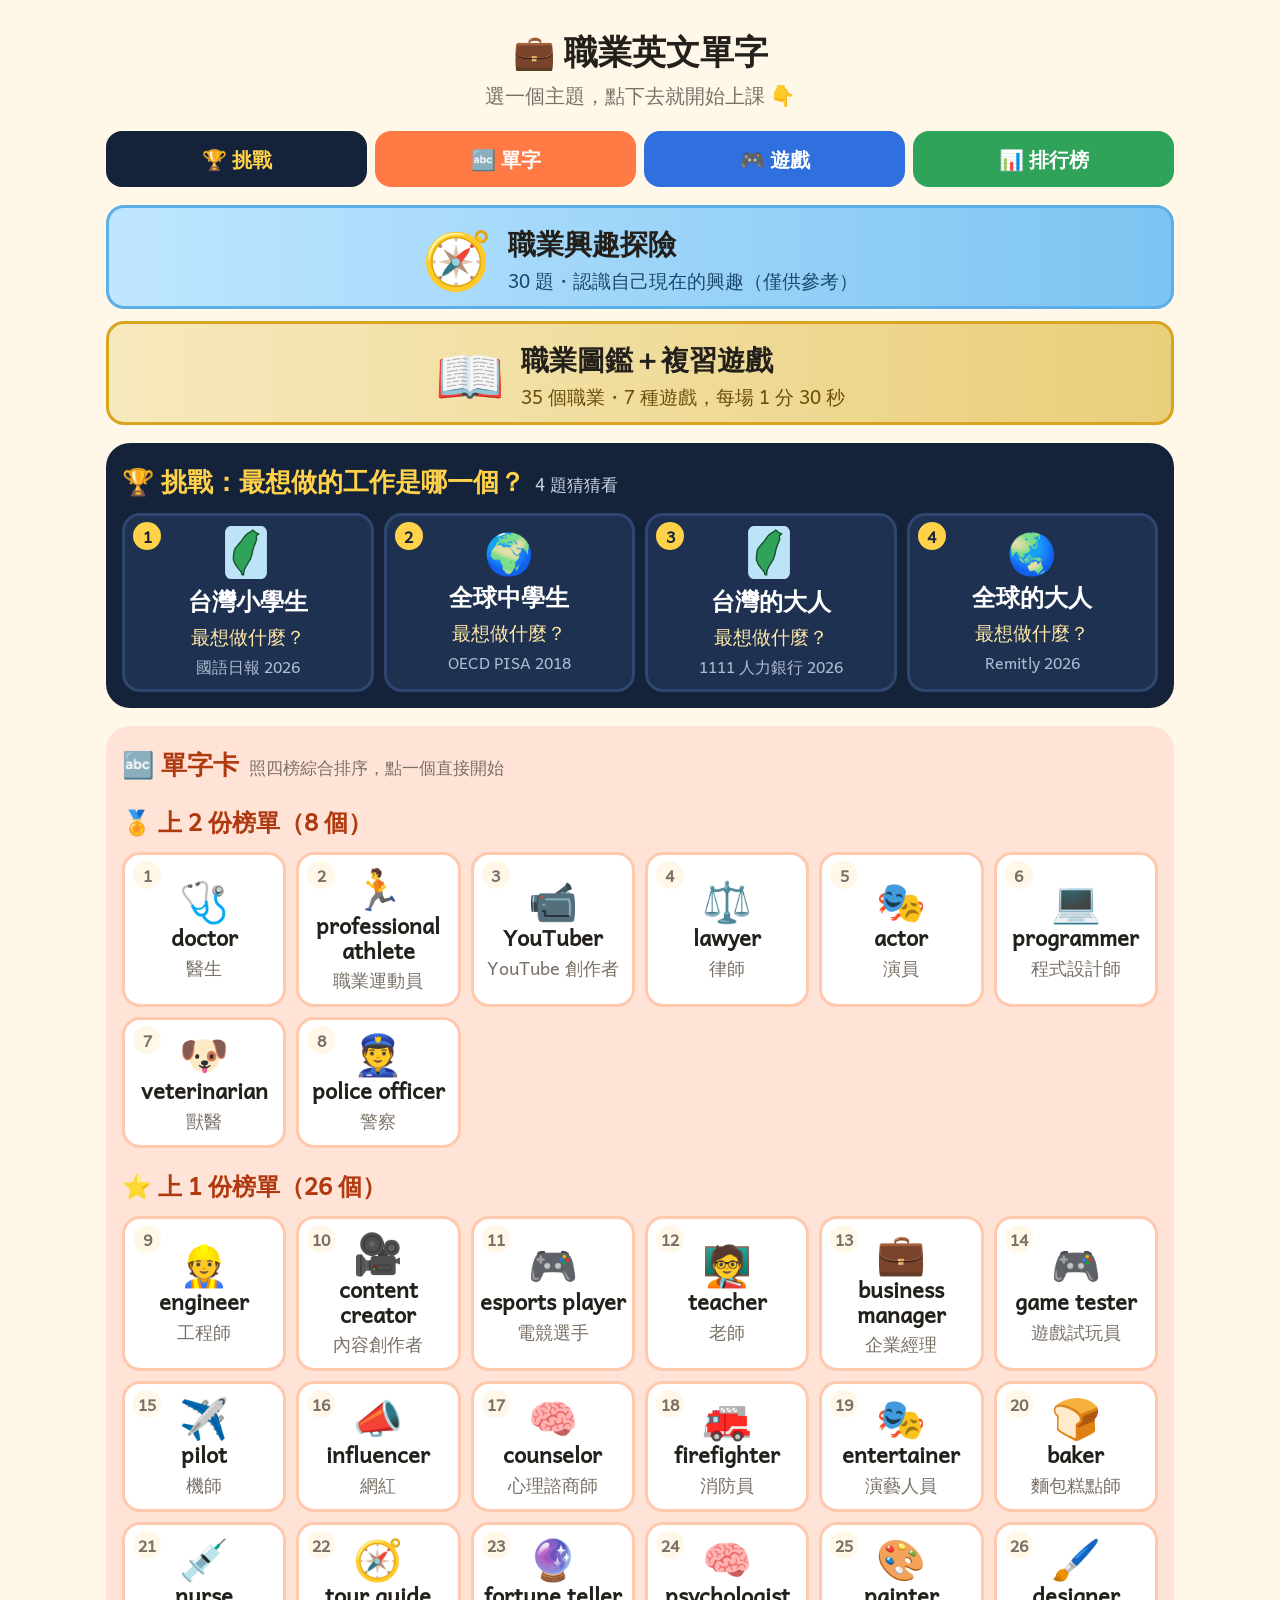
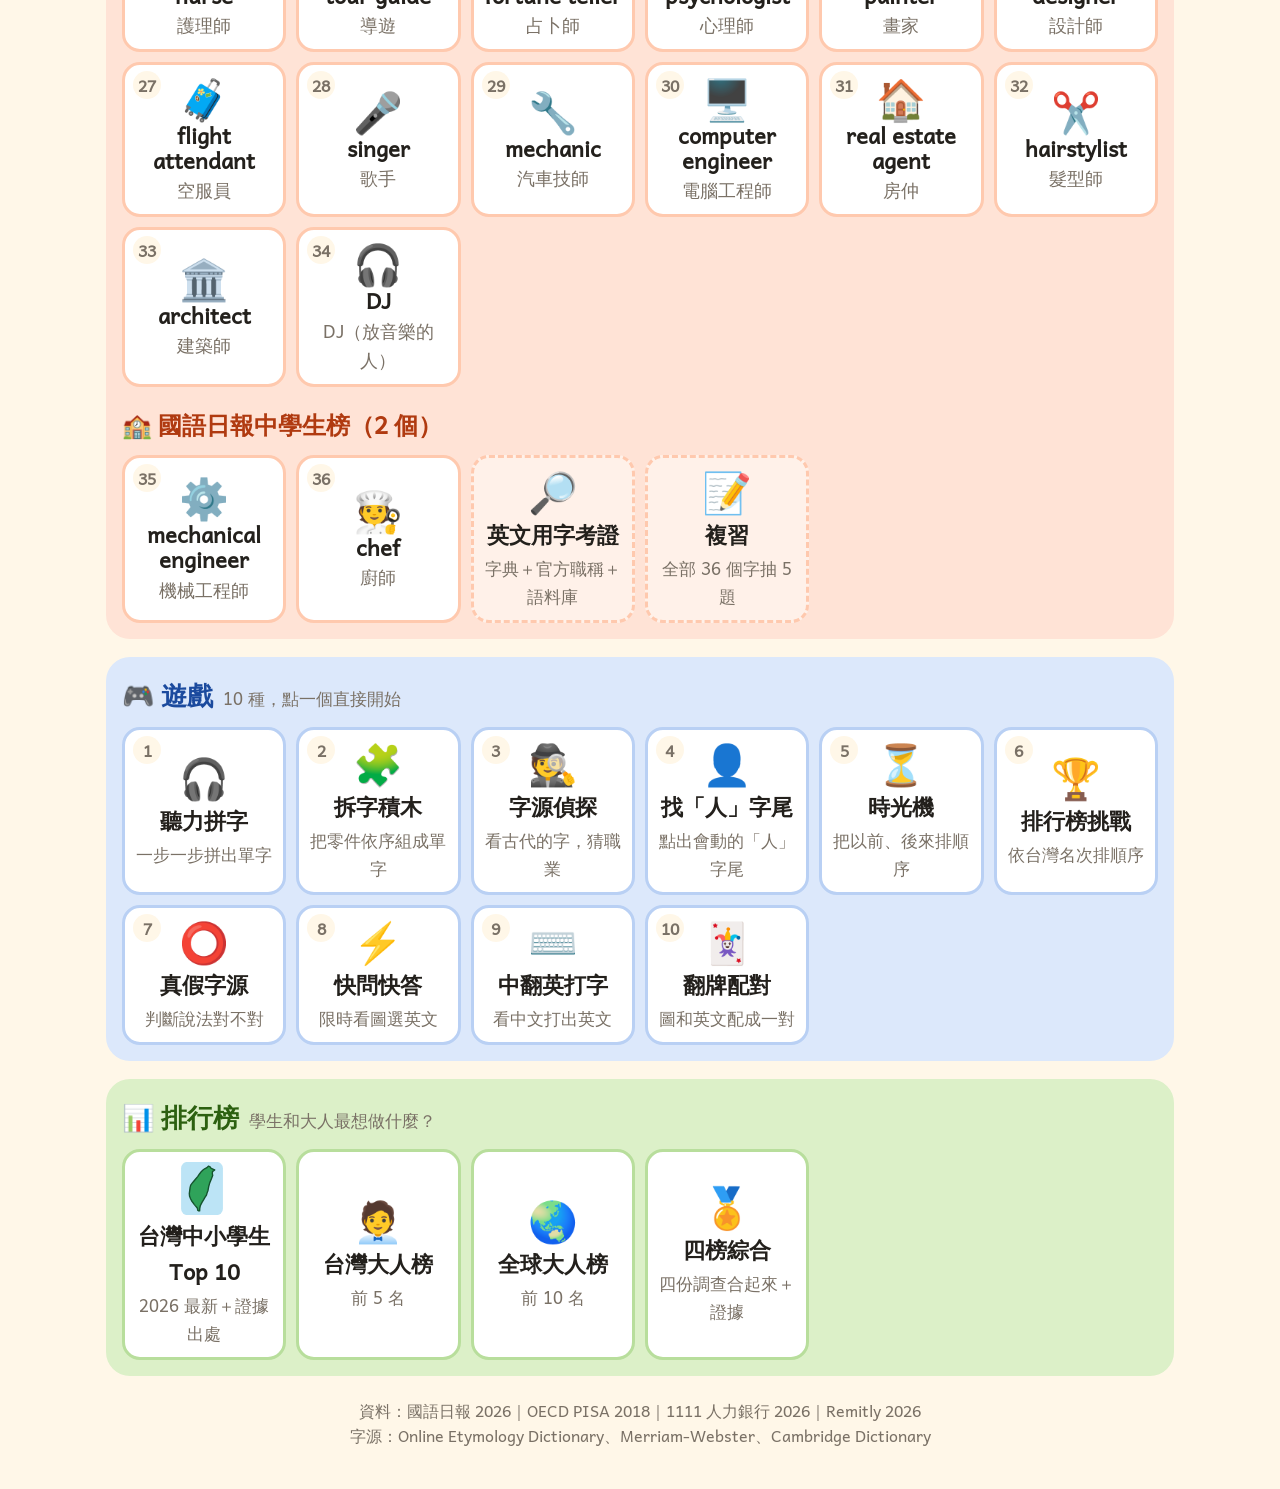
<file: index.html>
<!DOCTYPE html>
<html lang="zh-Hant-TW">
<head>
<meta charset="UTF-8">
<meta name="viewport" content="width=device-width, initial-scale=1">
<title>職業英文單字</title>
<style>
/* 英文不合字（2026/10/9）：Andika 會把 fi、ffi 合成一個字，紅色的 i 就變黑色 */
*{font-variant-ligatures:none;font-feature-settings:"liga" 0,"clig" 0}
@font-face{font-family:'AndikaEmbed';src:url([data-uri]) format('woff2');font-display:block}
:root{--bg:#FFF7E8;--card:#fff;--ink:#23201C;--soft:#7A7166;--line:#F0E2C8;
--c1:#15233A;--c1t:#FFD24A;--c2:#FF7A45;--c2bg:#FFE3D6;--c3:#2F6FDE;--c3bg:#DCE8FB;--c4:#2FA35A;--c4bg:#DCF0C8}
*{box-sizing:border-box}
html{scroll-behavior:smooth}
body{margin:0;background:var(--bg);color:var(--ink);font-family:'AndikaEmbed',"PingFang TC","Noto Sans TC","Microsoft JhengHei",sans-serif;-webkit-text-size-adjust:100%;overflow-x:hidden}
.tw{display:inline-block;width:1.05em;height:1.32em;vertical-align:-.3em;border-radius:4px;background:url("data:image/svg+xml;utf8,<svg%20xmlns='http://www.w3.org/2000/svg'%20viewBox='0%200%20300%20380'><rect%20x='0'%20y='0'%20width='300'%20height='380'%20rx='46'%20fill='%23BCE4F6'/><polygon%20points='197,30%20208,35%20216,46%20241,57%20232,64%20225,71%20224,85%20227,96%20217,122%20206,148%20198,176%20193,204%20186,223%20182,237%20171,254%20163,267%20150,289%20138,312%20134,331%20133,350%20126,350%20119,345%20118,334%20113,325%20103,314%2094,303%2086,292%2078,282%2068,263%2061,246%2059,226%2062,204%2065,182%2069,166%2081,150%2091,138%20103,124%20119,105%20132,86%20146,68%20159,56%20169,49%20185,41'%20fill='%232FA35A'%20stroke='%2314532D'%20stroke-width='10'%20stroke-linejoin='round'/></svg>") center/contain no-repeat;margin-right:4px}
.app{max-width:1100px;margin:0 auto;padding:16px 16px 40px}
h1{margin:6px 0 2px;font-size:34px;text-align:center}
.sub{text-align:center;font-size:20px;color:var(--soft);margin-bottom:12px}
nav{position:sticky;top:0;z-index:5;display:grid;grid-template-columns:repeat(4,1fr);gap:8px;padding:8px 0;background:var(--bg)}
nav a{display:flex;align-items:center;justify-content:center;gap:6px;min-height:56px;border-radius:16px;font-size:20px;font-weight:700;text-decoration:none;color:#fff}
nav .n1{background:var(--c1);color:var(--c1t)}nav .n2{background:var(--c2)}nav .n3{background:var(--c3)}nav .n4{background:var(--c4)}
section{margin-top:18px;border-radius:24px;padding:16px;scroll-margin-top:80px}
h2{margin:0 0 12px;font-size:26px;display:flex;align-items:baseline;gap:10px;flex-wrap:wrap}
h2 small{font-size:17px;font-weight:400;color:var(--soft)}
.s1{background:var(--c1);color:#fff}.s1 h2{color:var(--c1t)}.s1 h2 small{color:#C9D3E3}
.s2{background:var(--c2bg)}.s2 h2,.s2 h3{color:#B03A10}
.s3{background:var(--c3bg)}.s3 h2{color:#1B4A9E}
.s4{background:var(--c4bg)}.s4 h2,.s4 h3{color:#2C6010}
h3{margin:18px 0 12px;font-size:24px;display:flex;align-items:baseline;gap:10px;flex-wrap:wrap}h3 small{font-size:17px;font-weight:400;color:var(--soft)}
.g{display:grid;grid-template-columns:repeat(auto-fill,minmax(160px,1fr));gap:10px}
.g4{grid-template-columns:repeat(auto-fill,minmax(230px,1fr))}
.t{position:relative;display:flex;flex-direction:column;align-items:center;justify-content:center;gap:2px;min-height:124px;padding:10px 6px;border-radius:18px;background:var(--card);border:3px solid var(--line);color:var(--ink);text-decoration:none;text-align:center;-webkit-tap-highlight-color:transparent;transition:transform .12s}
.t:active{transform:scale(.96)}
.t .no{position:absolute;top:6px;left:8px;min-width:28px;height:28px;border-radius:14px;background:var(--bg);color:var(--soft);font-size:16px;font-weight:700;line-height:28px}
.t .ic{font-size:40px;line-height:1.15}
.t .en{font-size:22px;font-weight:700;line-height:1.15}
.t .zh{font-size:18px;color:var(--soft)}
.t .tt{font-size:22px;font-weight:700}
.t .dd{font-size:17px;color:var(--soft)}
.ch{background:#1F3150;border-color:#2E4670;color:#fff}
.ch .no{background:var(--c1t);color:var(--c1)}
.ch .tt{font-size:24px}.ch .q{font-size:19px;color:#FFE9A8}.ch .dd{color:#AEBBD0;font-size:16px}
.s2 .t{border-color:#FFC9AE}.s3 .t{border-color:#B9D0F4}.s4 .t{border-color:#B8DE9C}
.t.all{background:#FFF1E9;border-style:dashed}
.s0{margin-top:10px;padding:0}
.qz{flex-direction:row;gap:16px;min-height:104px;background:linear-gradient(90deg,#BFE6FF,#7CC4F2);border-color:#5BAFE6}
.qz .ic{font-size:56px}.qz .tt{font-size:28px}.qz .dd{font-size:19px;color:#1B4A6E}
.qz.jx{margin-top:12px;background:linear-gradient(90deg,#F7E9BE,#E9CF7A);border-color:#D9A520}.qz.jx .dd{color:#6B4E08}
.qz span.tx{display:flex;flex-direction:column;align-items:flex-start;text-align:left}
.foot{margin-top:22px;text-align:center;font-size:16px;color:var(--soft);line-height:1.6}
@media (max-width:520px){
 h1{font-size:28px}.sub{font-size:18px}
 nav{grid-template-columns:repeat(2,1fr)}nav a{min-height:50px;font-size:19px}
 .g{grid-template-columns:repeat(2,1fr)}.g4{grid-template-columns:1fr 1fr}
 .t .en{font-size:20px}
}
</style>
</head>
<body>
<main class="app">
<h1>💼 職業英文單字</h1>
<div class="sub">選一個主題，點下去就開始上課 👇</div>
<nav aria-label="主題">
 <a class="n1" href="#challenge">🏆 挑戰</a><a class="n2" href="#words">🔤 單字</a><a class="n3" href="#games">🎮 遊戲</a><a class="n4" href="#boards">📊 排行榜</a>
</nav>

<section class="s0" id="explore">
 <a class="t qz" href="quiz.html" aria-label="職業興趣探險"><span class="ic">🧭</span><span class="tx"><span class="tt">職業興趣探險</span><span class="dd">30 題・認識自己現在的興趣（僅供參考）</span></span></a>
 <a class="t qz jx" href="jobdex.html" aria-label="職業圖鑑＋複習遊戲"><span class="ic">📖</span><span class="tx"><span class="tt">職業圖鑑＋複習遊戲</span><span class="dd">35 個職業・7 種遊戲，每場 1 分 30 秒</span></span></a>
</section>

<section class="s1" id="challenge">
 <h2>🏆 挑戰：最想做的工作是哪一個？<small>4 題猜猜看</small></h2>
 <div class="g g4">
  <a class="t ch" href="story.html#c1" aria-label="挑戰 1：台灣小學生最想做什麼"><span class="no">1</span><span class="ic"><i class="tw"></i></span><span class="tt">台灣小學生</span><span class="q">最想做什麼？</span><span class="dd">國語日報 2026</span></a>
  <a class="t ch" href="story.html#c2" aria-label="挑戰 2：全球中學生最想做什麼"><span class="no">2</span><span class="ic">🌍</span><span class="tt">全球中學生</span><span class="q">最想做什麼？</span><span class="dd">OECD PISA 2018</span></a>
  <a class="t ch" href="story.html#c3" aria-label="挑戰 3：台灣的大人最想做什麼"><span class="no">3</span><span class="ic"><i class="tw"></i></span><span class="tt">台灣的大人</span><span class="q">最想做什麼？</span><span class="dd">1111 人力銀行 2026</span></a>
  <a class="t ch" href="story.html#c4" aria-label="挑戰 4：全球的大人最想做什麼"><span class="no">4</span><span class="ic">🌏</span><span class="tt">全球的大人</span><span class="q">最想做什麼？</span><span class="dd">Remitly 2026</span></a>
 </div>
</section>

<section class="s2" id="words">
 <h2>🔤 單字卡<small>照四榜綜合排序，點一個直接開始</small></h2>
 <h3>🏅 上 2 份榜單（8 個）</h3>
 <div class="g">
  <a class="t " href="story.html#w1" aria-label="單字 1：doctor 醫生"><span class="no">1</span><span class="ic">🩺</span><span class="en">doctor</span><span class="zh">醫生</span></a>
  <a class="t " href="story.html#w2" aria-label="單字 2：professional athlete 職業運動員"><span class="no">2</span><span class="ic">🏃</span><span class="en">professional athlete</span><span class="zh">職業運動員</span></a>
  <a class="t " href="story.html#w3" aria-label="單字 3：YouTuber YouTube 創作者"><span class="no">3</span><span class="ic">📹</span><span class="en">YouTuber</span><span class="zh">YouTube 創作者</span></a>
  <a class="t " href="story.html#w4" aria-label="單字 4：lawyer 律師"><span class="no">4</span><span class="ic">⚖️</span><span class="en">lawyer</span><span class="zh">律師</span></a>
  <a class="t " href="story.html#w5" aria-label="單字 5：actor 演員"><span class="no">5</span><span class="ic">🎭</span><span class="en">actor</span><span class="zh">演員</span></a>
  <a class="t " href="story.html#w6" aria-label="單字 6：programmer 程式設計師"><span class="no">6</span><span class="ic">💻</span><span class="en">programmer</span><span class="zh">程式設計師</span></a>
  <a class="t " href="story.html#w7" aria-label="單字 7：veterinarian 獸醫"><span class="no">7</span><span class="ic">🐶</span><span class="en">veterinarian</span><span class="zh">獸醫</span></a>
  <a class="t " href="story.html#w8" aria-label="單字 8：police officer 警察"><span class="no">8</span><span class="ic">👮</span><span class="en">police officer</span><span class="zh">警察</span></a>
 </div>
 <h3>⭐ 上 1 份榜單（26 個）</h3>
 <div class="g">
  <a class="t " href="story.html#w9" aria-label="單字 9：engineer 工程師"><span class="no">9</span><span class="ic">👷</span><span class="en">engineer</span><span class="zh">工程師</span></a>
  <a class="t " href="story.html#w10" aria-label="單字 10：content creator 內容創作者"><span class="no">10</span><span class="ic">🎥</span><span class="en">content creator</span><span class="zh">內容創作者</span></a>
  <a class="t " href="story.html#w11" aria-label="單字 11：esports player 電競選手"><span class="no">11</span><span class="ic">🎮</span><span class="en">esports player</span><span class="zh">電競選手</span></a>
  <a class="t " href="story.html#w12" aria-label="單字 12：teacher 老師"><span class="no">12</span><span class="ic">🧑‍🏫</span><span class="en">teacher</span><span class="zh">老師</span></a>
  <a class="t " href="story.html#w13" aria-label="單字 13：business manager 企業經理"><span class="no">13</span><span class="ic">💼</span><span class="en">business manager</span><span class="zh">企業經理</span></a>
  <a class="t " href="story.html#w14" aria-label="單字 14：game tester 遊戲試玩員"><span class="no">14</span><span class="ic">🎮</span><span class="en">game tester</span><span class="zh">遊戲試玩員</span></a>
  <a class="t " href="story.html#w15" aria-label="單字 15：pilot 機師"><span class="no">15</span><span class="ic">✈️</span><span class="en">pilot</span><span class="zh">機師</span></a>
  <a class="t " href="story.html#w16" aria-label="單字 16：influencer 網紅"><span class="no">16</span><span class="ic">📣</span><span class="en">influencer</span><span class="zh">網紅</span></a>
  <a class="t " href="story.html#w17" aria-label="單字 17：counselor 心理諮商師"><span class="no">17</span><span class="ic">🧠</span><span class="en">counselor</span><span class="zh">心理諮商師</span></a>
  <a class="t " href="story.html#w18" aria-label="單字 18：firefighter 消防員"><span class="no">18</span><span class="ic">🚒</span><span class="en">firefighter</span><span class="zh">消防員</span></a>
  <a class="t " href="story.html#w19" aria-label="單字 19：entertainer 演藝人員"><span class="no">19</span><span class="ic">🎭</span><span class="en">entertainer</span><span class="zh">演藝人員</span></a>
  <a class="t " href="story.html#w20" aria-label="單字 20：baker 麵包糕點師"><span class="no">20</span><span class="ic">🍞</span><span class="en">baker</span><span class="zh">麵包糕點師</span></a>
  <a class="t " href="story.html#w21" aria-label="單字 21：nurse 護理師"><span class="no">21</span><span class="ic">💉</span><span class="en">nurse</span><span class="zh">護理師</span></a>
  <a class="t " href="story.html#w22" aria-label="單字 22：tour guide 導遊"><span class="no">22</span><span class="ic">🧭</span><span class="en">tour guide</span><span class="zh">導遊</span></a>
  <a class="t " href="story.html#w23" aria-label="單字 23：fortune teller 占卜師"><span class="no">23</span><span class="ic">🔮</span><span class="en">fortune teller</span><span class="zh">占卜師</span></a>
  <a class="t " href="story.html#w24" aria-label="單字 24：psychologist 心理師"><span class="no">24</span><span class="ic">🧠</span><span class="en">psychologist</span><span class="zh">心理師</span></a>
  <a class="t " href="story.html#w25" aria-label="單字 25：painter 畫家"><span class="no">25</span><span class="ic">🎨</span><span class="en">painter</span><span class="zh">畫家</span></a>
  <a class="t " href="story.html#w26" aria-label="單字 26：designer 設計師"><span class="no">26</span><span class="ic">🖌️</span><span class="en">designer</span><span class="zh">設計師</span></a>
  <a class="t " href="story.html#w27" aria-label="單字 27：flight attendant 空服員"><span class="no">27</span><span class="ic">🧳</span><span class="en">flight attendant</span><span class="zh">空服員</span></a>
  <a class="t " href="story.html#w28" aria-label="單字 28：singer 歌手"><span class="no">28</span><span class="ic">🎤</span><span class="en">singer</span><span class="zh">歌手</span></a>
  <a class="t " href="story.html#w29" aria-label="單字 29：mechanic 汽車技師"><span class="no">29</span><span class="ic">🔧</span><span class="en">mechanic</span><span class="zh">汽車技師</span></a>
  <a class="t " href="story.html#w30" aria-label="單字 30：computer engineer 電腦工程師"><span class="no">30</span><span class="ic">🖥️</span><span class="en">computer engineer</span><span class="zh">電腦工程師</span></a>
  <a class="t " href="story.html#w31" aria-label="單字 31：real estate agent 房仲"><span class="no">31</span><span class="ic">🏠</span><span class="en">real estate agent</span><span class="zh">房仲</span></a>
  <a class="t " href="story.html#w32" aria-label="單字 32：hairstylist 髮型師"><span class="no">32</span><span class="ic">✂️</span><span class="en">hairstylist</span><span class="zh">髮型師</span></a>
  <a class="t " href="story.html#w33" aria-label="單字 33：architect 建築師"><span class="no">33</span><span class="ic">🏛️</span><span class="en">architect</span><span class="zh">建築師</span></a>
  <a class="t " href="story.html#w34" aria-label="單字 34：DJ DJ（放音樂的人）"><span class="no">34</span><span class="ic">🎧</span><span class="en">DJ</span><span class="zh">DJ（放音樂的人）</span></a>
 </div>
 <h3>🏫 國語日報中學生榜（2 個）</h3>
 <div class="g">
  <a class="t " href="story.html#w35" aria-label="單字 35：mechanical engineer 機械工程師"><span class="no">35</span><span class="ic">⚙️</span><span class="en">mechanical engineer</span><span class="zh">機械工程師</span></a>
  <a class="t " href="story.html#w36" aria-label="單字 36：chef 廚師"><span class="no">36</span><span class="ic">🧑‍🍳</span><span class="en">chef</span><span class="zh">廚師</span></a>
  <a class="t all" href="word-check.html" aria-label="英文用字考證"><span class="ic">🔎</span><span class="tt">英文用字考證</span><span class="dd">字典＋官方職稱＋語料庫</span></a>
  <a class="t all" href="story.html#rev" aria-label="複習全部 36 個單字"><span class="ic">📝</span><span class="tt">複習</span><span class="dd">全部 36 個字抽 5 題</span></a>
 </div>
</section>

<section class="s3" id="games">
 <h2>🎮 遊戲<small>10 種，點一個直接開始</small></h2>
 <div class="g">
  <a class="t " href="games.html#g1" aria-label="遊戲 1：聽力拼字"><span class="no">1</span><span class="ic">🎧</span><span class="tt">聽力拼字</span><span class="dd">一步一步拼出單字</span></a>
  <a class="t " href="games.html#g2" aria-label="遊戲 2：拆字積木"><span class="no">2</span><span class="ic">🧩</span><span class="tt">拆字積木</span><span class="dd">把零件依序組成單字</span></a>
  <a class="t " href="games.html#g3" aria-label="遊戲 3：字源偵探"><span class="no">3</span><span class="ic">🕵️</span><span class="tt">字源偵探</span><span class="dd">看古代的字，猜職業</span></a>
  <a class="t " href="games.html#g4" aria-label="遊戲 4：找「人」字尾"><span class="no">4</span><span class="ic">👤</span><span class="tt">找「人」字尾</span><span class="dd">點出會動的「人」字尾</span></a>
  <a class="t " href="games.html#g5" aria-label="遊戲 5：時光機"><span class="no">5</span><span class="ic">⏳</span><span class="tt">時光機</span><span class="dd">把以前、後來排順序</span></a>
  <a class="t " href="games.html#g6" aria-label="遊戲 6：排行榜挑戰"><span class="no">6</span><span class="ic">🏆</span><span class="tt">排行榜挑戰</span><span class="dd">依台灣名次排順序</span></a>
  <a class="t " href="games.html#g7" aria-label="遊戲 7：真假字源"><span class="no">7</span><span class="ic">⭕</span><span class="tt">真假字源</span><span class="dd">判斷說法對不對</span></a>
  <a class="t " href="games.html#g8" aria-label="遊戲 8：快問快答"><span class="no">8</span><span class="ic">⚡</span><span class="tt">快問快答</span><span class="dd">限時看圖選英文</span></a>
  <a class="t " href="games.html#g9" aria-label="遊戲 9：中翻英打字"><span class="no">9</span><span class="ic">⌨️</span><span class="tt">中翻英打字</span><span class="dd">看中文打出英文</span></a>
  <a class="t " href="games.html#g10" aria-label="遊戲 10：翻牌配對"><span class="no">10</span><span class="ic">🃏</span><span class="tt">翻牌配對</span><span class="dd">圖和英文配成一對</span></a>
 </div>
</section>

<section class="s4" id="boards">
 <h2>📊 排行榜<small>學生和大人最想做什麼？</small></h2>
 <div class="g">
  <a class="t " href="rank-tw.html" aria-label="台灣中小學生 Top 10"><span class="ic"><i class="tw"></i></span><span class="tt">台灣中小學生 Top 10</span><span class="dd">2026 最新＋證據出處</span></a>
  <a class="t " href="story.html#adv0" aria-label="台灣大人榜"><span class="ic">🧑‍💼</span><span class="tt">台灣大人榜</span><span class="dd">前 5 名</span></a>
  <a class="t " href="story.html#adv1" aria-label="全球大人榜"><span class="ic">🌏</span><span class="tt">全球大人榜</span><span class="dd">前 10 名</span></a>
  <a class="t " href="rank-mix.html" aria-label="四榜綜合"><span class="ic">🏅</span><span class="tt">四榜綜合</span><span class="dd">四份調查合起來＋證據</span></a>
 </div>
</section>

<div class="foot">資料：國語日報 2026｜OECD PISA 2018｜1111 人力銀行 2026｜Remitly 2026<br>字源：Online Etymology Dictionary、Merriam-Webster、Cambridge Dictionary</div>
</main>
</body>
</html>
</file>
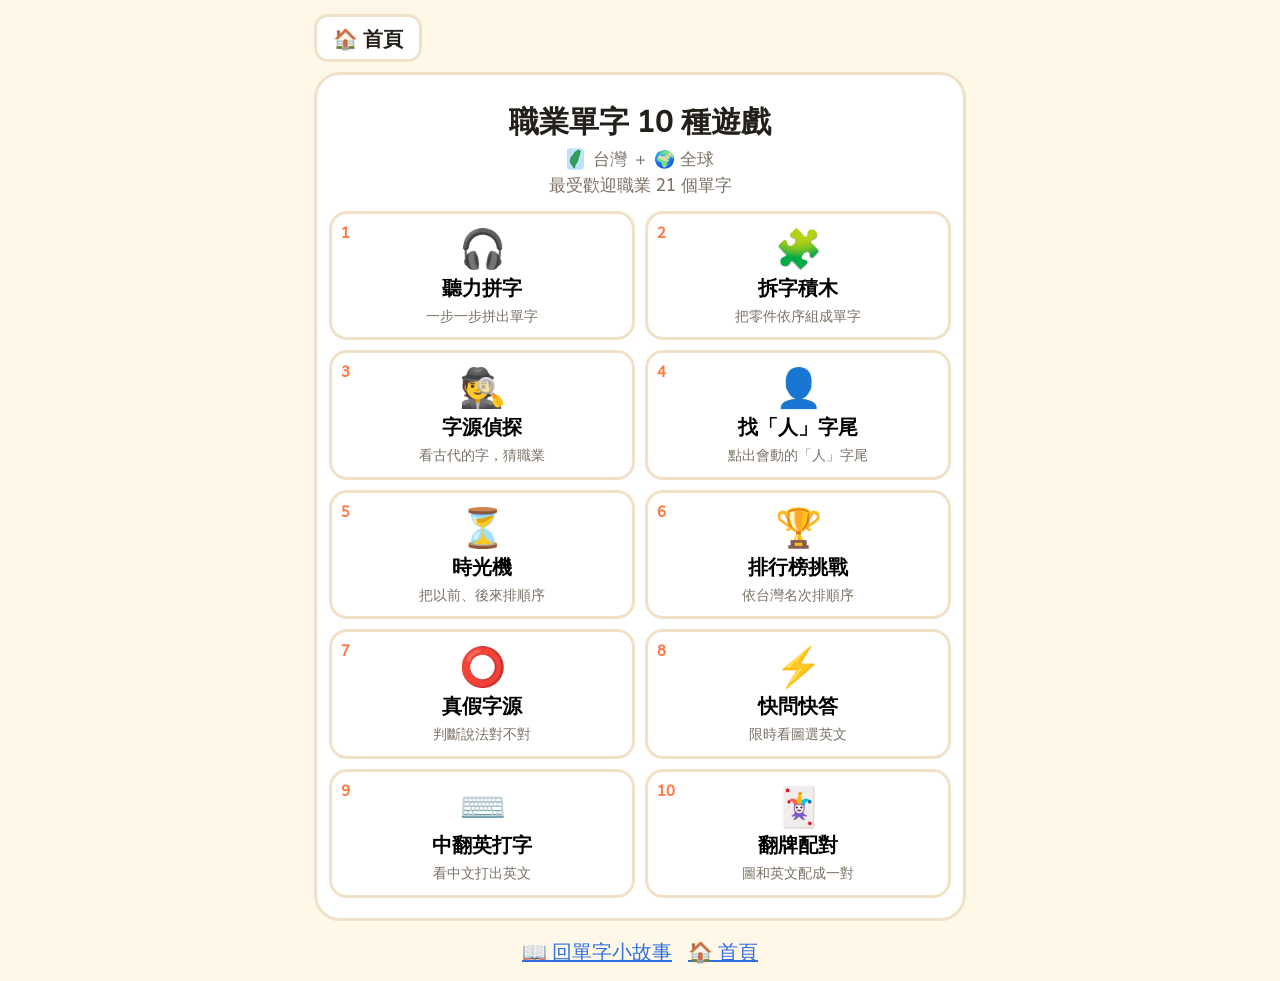
<file: games.html>
<!DOCTYPE html>
<html lang="zh-Hant-TW">
<head>
<meta charset="UTF-8">
<meta name="viewport" content="width=device-width, initial-scale=1">
<title>職業單字 10 種遊戲</title>
<style>
/* 英文不合字（2026/10/9）：Andika 會把 fi、ffi 合成一個字，紅色的 i 就變黑色 */
*{font-variant-ligatures:none;font-feature-settings:"liga" 0,"clig" 0}
@font-face{font-family:'AndikaEmbed';src:url([data-uri]) format('woff2');font-display:block}
:root{--bg:#FFF7E8;--card:#fff;--ink:#23201C;--soft:#7A7166;--line:#F0E2C8;--hl:#FF7A45;--ok:#2FA35A;--no:#E0483E;--blue:#2F6FDE;
--oBg:#FFE3D6;--oIn:#B03A10;--gBg:#DCF0C8;--gIn:#2C6010;--bBg:#DCE8FB;--bIn:#1B4A9E}
*{box-sizing:border-box}
body{margin:0;background:var(--bg);color:var(--ink);font-family:'AndikaEmbed',"PingFang TC","Noto Sans TC","Microsoft JhengHei",sans-serif;-webkit-text-size-adjust:100%;overflow-x:hidden}
.app{max-width:680px;margin:0 auto;padding:14px}
.card{background:var(--card);border:3px solid var(--line);border-radius:26px;padding:16px 12px 20px;text-align:center}
h1{font-size:30px;margin:4px 0 2px}
.sub{font-size:17px;color:var(--soft);margin-bottom:14px;line-height:1.5}
.grid{display:grid;grid-template-columns:1fr 1fr;gap:10px}
.gi{display:flex;flex-direction:column;align-items:center;gap:3px;padding:12px 6px;border-radius:18px;border:3px solid var(--line);background:#fff;cursor:pointer;font-family:inherit;min-height:112px;position:relative}
.gi .ge{font-size:38px;line-height:1.1}
.gi .gt{font-size:20px;font-weight:700}
.gi .gd{font-size:14px;color:var(--soft);line-height:1.4}
.gi .gn{position:absolute;top:6px;left:9px;font-size:15px;font-weight:700;color:var(--hl)}
.bar{display:flex;justify-content:space-between;align-items:center;font-size:19px;color:var(--soft);margin-bottom:8px}
.bar b{color:var(--ok);font-size:23px}
.q{font-size:26px;font-weight:700;line-height:1.5;min-height:80px;display:flex;flex-direction:column;align-items:center;justify-content:center;gap:6px}
.big{font-size:clamp(62px,17vw,104px);line-height:1.15}
.en{font-family:'AndikaEmbed',sans-serif;font-size:clamp(30px,8vw,50px);line-height:1.3;word-break:break-word}
.ch{display:block;width:100%;font-family:'AndikaEmbed',sans-serif;font-size:30px;min-height:74px;border-radius:18px;border:3px solid var(--line);background:#fff;cursor:pointer;color:var(--ink);margin-top:10px;padding:8px}
.ch.ok{background:#DFF5E6;border-color:var(--ok);color:var(--ok)}
.ch.no{background:#FDE3E1;border-color:var(--no);animation:sh .4s}
@keyframes sh{25%{transform:translateX(-9px)}50%{transform:translateX(9px)}75%{transform:translateX(-5px)}}
.tiles{display:flex;flex-wrap:wrap;justify-content:center;gap:8px;margin-top:12px}
.t{font-family:'AndikaEmbed',sans-serif;font-size:30px;min-width:54px;min-height:62px;padding:4px 12px;border-radius:14px;border:3px solid var(--line);background:#fff;cursor:pointer;color:var(--ink)}
.t.used{opacity:.25}
.slot{min-height:70px;font-family:'AndikaEmbed',sans-serif;font-size:clamp(28px,7vw,44px);border-bottom:4px dashed var(--line);margin:6px 4px;padding:4px;word-break:break-word}
.b{font-size:22px;min-height:62px;padding:8px 20px;border-radius:16px;border:3px solid var(--line);background:#fff;cursor:pointer;font-family:inherit;margin:10px 5px 0}
.b.pri{background:var(--oBg);border-color:var(--hl);color:var(--oIn)}
.fx{position:fixed;top:-60px;font-size:38px;pointer-events:none;animation:fall 1.4s ease-in forwards;z-index:9}
@keyframes fall{to{transform:translateY(110vh) rotate(360deg)}}
.tw{display:inline-block;width:1.05em;height:1.32em;vertical-align:-.3em;border-radius:4px;background:url("data:image/svg+xml;utf8,<svg%20xmlns='http://www.w3.org/2000/svg'%20viewBox='0%200%20300%20380'><rect%20x='0'%20y='0'%20width='300'%20height='380'%20rx='46'%20fill='%23BCE4F6'/><polygon%20points='197,30%20208,35%20216,46%20241,57%20232,64%20225,71%20224,85%20227,96%20217,122%20206,148%20198,176%20193,204%20186,223%20182,237%20171,254%20163,267%20150,289%20138,312%20134,331%20133,350%20126,350%20119,345%20118,334%20113,325%20103,314%2094,303%2086,292%2078,282%2068,263%2061,246%2059,226%2062,204%2065,182%2069,166%2081,150%2091,138%20103,124%20119,105%20132,86%20146,68%20159,56%20169,49%20185,41'%20fill='%232FA35A'%20stroke='%2314532D'%20stroke-width='10'%20stroke-linejoin='round'/></svg>") center/contain no-repeat;margin-right:4px}
.hide{display:none!important}
.msg{font-size:24px;font-weight:700;min-height:40px;margin-top:10px}
.msg.g{color:var(--ok)}.msg.r{color:var(--no)}
.float{position:relative;height:330px;overflow:hidden;border-radius:18px;background:var(--bg);margin-top:10px}
.fw{position:absolute;font-family:'AndikaEmbed',sans-serif;font-size:26px;padding:6px 12px;border-radius:12px;background:#fff;border:3px solid var(--line);cursor:pointer;white-space:nowrap}
.fw.hit{background:#DFF5E6;border-color:var(--ok)}
.fw.miss{background:#FDE3E1;border-color:var(--no)}
.ord{display:flex;flex-direction:column;gap:8px;margin-top:10px}
.oc{font-size:22px;padding:12px;border-radius:16px;border:3px solid var(--line);background:#fff;cursor:pointer;text-align:left;font-family:inherit;display:flex;align-items:center;gap:10px}
.oc .n{font-size:20px;font-weight:700;color:var(--hl);min-width:28px}
.mem{display:grid;grid-template-columns:repeat(4,1fr);gap:8px;margin-top:10px}
.mc{aspect-ratio:3/4;border-radius:14px;border:3px solid var(--line);background:var(--oBg);font-size:26px;display:flex;align-items:center;justify-content:center;cursor:pointer;font-family:'AndikaEmbed',sans-serif;padding:2px;word-break:break-word;line-height:1.1}
.mc.up{background:#fff}
.mc.done{background:#DFF5E6;border-color:var(--ok);opacity:.55}
input[type=text]{font-family:'AndikaEmbed',sans-serif;font-size:30px;padding:10px;width:100%;border-radius:14px;border:3px solid var(--line);text-align:center}
.speed{display:flex;align-items:center;gap:10px;margin:14px auto 0;max-width:340px;font-size:28px}
#rate{flex:1;height:44px;accent-color:var(--hl)}
.timer{height:14px;border-radius:8px;background:var(--line);overflow:hidden;margin-top:8px}
.timer i{display:block;height:100%;background:var(--hl);width:100%}
button:focus-visible{outline:4px solid var(--blue);outline-offset:2px}
@media (prefers-reduced-motion:reduce){.fx{display:none}}
.homeln{display:inline-flex;align-items:center;min-height:48px;padding:0 16px;margin-bottom:10px;border-radius:14px;border:3px solid var(--line);background:#fff;color:var(--ink);font-size:20px;font-weight:700;text-decoration:none}
</style>
</head>
<body>
<main class="app">
<a class="homeln" href="index.html">🏠 首頁</a>
  <section class="card" id="home">
    <h1>職業單字 10 種遊戲</h1>
    <div class="sub"><i class="tw"></i> 台灣 ＋ 🌍 全球<br>最受歡迎職業 21 個單字</div>
    <div class="grid" id="menu"></div>
  </section>

  <section class="card hide" id="play">
    <div class="bar"><button class="b" id="home2" style="min-height:46px;padding:4px 14px;font-size:17px;margin:0">☰ 回選單</button><span id="prog">1 / 10</span><span>⭐ <b id="sc">0</b></span></div>
    <div id="stage"></div>
    <div class="msg" id="msg"></div>
    <div class="speed"><span aria-hidden="true">🐢</span><input type="range" id="rate" min="0.5" max="1" step="0.1" value="0.8" aria-label="語速"><span aria-hidden="true">🐇</span></div>
  </section>
<div style="text-align:center;margin:14px auto 0"><a href="story.html" style="font-size:20px;color:#2F6FDE">📖 回單字小故事</a>　<a href="index.html" style="font-size:20px;color:#2F6FDE">🏠 首頁</a></div>
</main>
<script>const DATA={"J": [{"e": "professional athlete", "z": "職業運動員", "ic": "🏃", "tw": 1, "g": 5, "p": [["professional", "職業的"], ["athlete", "比賽的人"]], "o": ["希臘文 athlon", "獎品"]}, {"e": "esports player", "z": "電競選手", "ic": "🎮", "tw": 2, "g": 0, "p": [["esports", "電子競技"], ["play", "玩"], ["er", "的人"]], "o": ["現代英語 e + sports", "電子 + 運動"]}, {"e": "streamer", "z": "直播主", "ic": "📹", "tw": 3, "g": 0, "p": [["stream", "一直流"], ["er", "的人"]], "o": ["古英語 stream", "流動的水"]}, {"e": "doctor", "z": "醫師", "ic": "🩺", "tw": 4, "g": 1, "p": [["doct", "教"], ["or", "的人"]], "o": ["拉丁文 docere", "教"]}, {"e": "baker", "z": "麵包糕點師", "ic": "🍞", "tw": 5, "g": 0, "p": [["bak", "烤"], ["er", "的人"]], "o": ["古英語 bæcere", "烤東西的人"]}, {"e": "programmer", "z": "程式設計師", "ic": "💻", "tw": 6, "g": 4, "p": [["programm", "寫程式"], ["er", "的人"]], "o": ["希臘文 pro + graphein", "向前 + 寫"]}, {"e": "painter", "z": "畫家", "ic": "🎨", "tw": 7, "g": 0, "p": [["paint", "畫"], ["er", "的人"]], "o": ["英語 paint", "畫"]}, {"e": "singer", "z": "歌手", "ic": "🎤", "tw": 8, "g": 0, "p": [["sing", "唱歌"], ["er", "的人"]], "o": ["英語 sing", "唱歌"]}, {"e": "computer engineer", "z": "電腦工程師", "ic": "🖥️", "tw": 9, "g": 0, "p": [["computer", "電腦"], ["engin", "機器"], ["eer", "的人"]], "o": ["英語 compute", "計算"]}, {"e": "hairstylist", "z": "髮型師", "ic": "✂️", "tw": 10, "g": 0, "p": [["hair", "頭髮"], ["styl", "造型"], ["ist", "的人"]], "o": ["英語 hair + style", "頭髮 + 造型"]}, {"e": "engineer", "z": "工程師", "ic": "👷", "tw": 0, "g": 1, "p": [["engin", "機器"], ["eer", "的人"]], "o": ["拉丁文 ingenium", "聰明的點子"]}, {"e": "business manager", "z": "企業經理", "ic": "💼", "tw": 0, "g": 2, "p": [["business", "生意"], ["manag", "管理"], ["er", "的人"]], "o": ["拉丁文 manus", "手"]}, {"e": "teacher", "z": "老師", "ic": "🧑‍🏫", "tw": 0, "g": 2, "p": [["teach", "教"], ["er", "的人"]], "o": ["古英語 tæcan", "指出、教"]}, {"e": "lawyer", "z": "律師", "ic": "⚖️", "tw": 0, "g": 4, "p": [["law", "法律"], ["yer", "的人"]], "o": ["中古英語 lawe", "法律"]}, {"e": "psychologist", "z": "心理師", "ic": "🧠", "tw": 0, "g": 6, "p": [["psycho", "心"], ["log", "學問"], ["ist", "的人"]], "o": ["希臘文 psykhe", "心、靈魂"]}, {"e": "nurse", "z": "護理師", "ic": "💉", "tw": 0, "g": 5, "p": [["nurse", "照顧的人"]], "o": ["拉丁文 nutrire", "餵奶、養育"]}, {"e": "designer", "z": "設計師", "ic": "🖌️", "tw": 0, "g": 7, "p": [["de", "出來"], ["sign", "記號"], ["er", "的人"]], "o": ["拉丁文 designare", "畫出記號"]}, {"e": "police officer", "z": "警察", "ic": "👮", "tw": 0, "g": 7, "p": [["police", "警察"], ["offic", "工作"], ["er", "的人"]], "o": ["希臘文 polis", "城市"]}, {"e": "veterinarian", "z": "獸醫", "ic": "🐶", "tw": 0, "g": 8, "p": [["veterinari", "拉車的牲口"], ["an", "的人"]], "o": ["拉丁文 veterinarius", "照顧拉車牲口的"]}, {"e": "mechanic", "z": "汽車技師", "ic": "🔧", "tw": 0, "g": 8, "p": [["mechan", "機器"], ["ic", "的人"]], "o": ["希臘文 mekhane", "機器"]}, {"e": "architect", "z": "建築師", "ic": "🏛️", "tw": 0, "g": 10, "p": [["archi", "老大"], ["tect", "蓋房子"]], "o": ["希臘文 arkhi + tekton", "老大 + 蓋房子"]}], "TF": [["doct 的意思是「教」", 1, "doctor 來自拉丁文 docere，意思就是「教」。", 0], ["doctor 以前是「老師」的意思", 1, "拉丁文 doctor 本來指老師，約 1400 年才慢慢變成醫生。", 0], ["athlete 可以拆成 ath + lete", 0, "athlete 拆不開，要整個字記；它來自希臘文 athlon（獎品）。", 1], ["希臘文 athlon 的意思是「獎品」", 1, "為了拿獎品比賽的人，就是 athlete。", 0], ["police 來自希臘文「城市」polis", 1, "polis 是城市 → 管城市的事 → 後來指警察。", 0], ["bake 加 er 要留著 e，寫成 bakeer", 0, "bake 的 e 要去掉，寫成 baker。", 0], ["stream 的意思是「水流」", 1, "影片像水一樣一直流出來，所以叫 streamer。", 0], ["engineer 是 engine 加 er", 0, "engine 去掉 e 再加 eer，寫成 engineer。", 1], ["programmer 中間的 m 要寫兩個", 1, "program + m + er = programmer。", 0], ["teach 的意思是「教」", 1, "teach 來自古英語 tæcan，意思是指出來、教。", 0], ["veterinarius 是拉丁文「照顧拉車牲口的」", 1, "拉丁文 veterinarius 也當「牛醫」用，後來變成 veterinarian（獸醫）。", 0], ["archi 的意思是「小弟」", 0, "archi 是「老大、首領」，architect 是蓋房子的老大。", 0], ["-er、-or、-ist 都表示「做這件事的人」", 1, "teacher、doctor、stylist 都是這樣來的。", 0], ["vet 是 veterinarian 的短說法", 1, "平常口語都說 vet。", 0], ["hairstylist 的 styl 來自 style", 1, "style 去掉 e，加上 ist。", 0], ["singer 是 sing 加 er", 1, "唱歌的人就是 singer。", 0], ["tect 的意思是「蓋房子」", 1, "來自希臘文 tekton，建造者、木匠。", 0], ["esports 的 e 代表「英語」", 0, "e 代表 electronic（電子的）。", 0], ["painter 是 paint 加 er", 1, "畫畫的人就是 painter。", 0], ["program 來自希臘文「公開寫出來」", 1, "pro（向前、公開）+ graphein（寫）。", 1], ["lawyer 是 law 加 yer", 1, "-yer 是 -ier 的另一種寫法，也表示「人」。", 1], ["psycho 的意思是「心」", 1, "希臘文 psykhē 是心、靈魂；古希臘人用蝴蝶代表它。", 0], ["nurse 可以拆成 nur + se", 0, "nurse 拆不開，要整個字記；它來自拉丁文 nutrire（餵奶、養育）。", 1], ["designer 的 sign 意思是「記號」", 1, "de（出來）+ sign（記號）= 畫出記號。", 1], ["manage 本來是「訓練、控制馬」", 1, "義大利文 maneggiare 是「控制馬」，來自拉丁文 manus（手）。", 1], ["mechan 來自希臘文「機器」", 1, "希臘文 mēkhanē 是機器、工具。", 0]]};</script>
<script>
const $=id=>document.getElementById(id);
const J=DATA.J, TF=DATA.TF;
const WITHP=J.filter(j=>j.p), WITHO=J.filter(j=>j.o), ONEW=J.filter(j=>j.e.indexOf(' ')<0);
let sc=0,qi=0,total=10,G=null,timer=null,adv=false,queue=[];
function rate(){return Math.round(parseFloat($('rate').value)*10)/10}
function speak(t,w){try{speechSynthesis.cancel();const u=new SpeechSynthesisUtterance(t);u.lang='en-US';u.rate=rate()*(w?.9:1);if(w){u.pitch=.82;u.volume=.8}speechSynthesis.speak(u)}catch(e){}}
function sh(a){a=a.slice();for(let i=a.length-1;i>0;i--){const j=Math.floor(Math.random()*(i+1));[a[i],a[j]]=[a[j],a[i]]}return a}
function pick(a,n){return sh(a).slice(0,n)}
function conf(){const e=['⭐','🎉','✨','🌟'];for(let k=0;k<16;k++){const s=document.createElement('span');s.className='fx';s.textContent=e[k%4];s.style.left=Math.random()*100+'vw';s.style.animationDelay=(Math.random()*.4)+'s';document.body.appendChild(s);setTimeout(()=>s.remove(),1900)}}
function say(t,cls){$('msg').className='msg '+(cls||'');$('msg').innerHTML=t}
function why(t){$('msg').className='msg r';$('msg').innerHTML='<span style="font-size:20px;color:var(--ink);font-weight:400">💡 '+t+'</span>'}
function bump(){sc+=adv?3:1;$('sc').textContent=sc;conf()}
/* 答錯 → 幾題後再出現一次 */
function missed(key){if(queue.length<4&&!queue.some(q=>q.k===key)){queue.push({k:key,due:qi+3});if(total<G.n+4)total++;$('prog').innerHTML=lab()}}
function dueItem(pool,keyFn){const i=queue.findIndex(q=>q.due<=qi);if(i>-1){const q=queue.splice(i,1)[0];const it=pool.find(x=>keyFn(x)===q.k);if(it)return it}return null}
function lab(){return (qi+1)+' / '+total+'　'+(adv?'<b style="color:var(--hl)">進階 +3</b>':'<span style="color:var(--soft)">基本 +1</span>')}
function next(){qi++;if(qi>=total){finish()}else{adv=(qi%4===3);$('prog').innerHTML=lab();G.round()}}
function finish(){clearInterval(timer);$('stage').innerHTML='<div class="big">'+(sc>=total?'🏆':sc>=total*0.6?'👍':'💪')+'</div><div class="q">得到 '+sc+' ⭐</div><button class="b pri" onclick="start(G.id)">再玩一次</button><button class="b" onclick="home()">回選單</button>';say('');conf()}
function home(){clearInterval(timer);try{speechSynthesis.cancel()}catch(e){}$('play').classList.add('hide');$('home').classList.remove('hide')}
$('home2').addEventListener('click',home);

const GAMES=[
{id:0,ic:'🎧',t:'聽力拼字',d:'一步一步拼出單字',n:10,
 round(){
  const pool=ONEW.filter(j=>adv?j.e.length>=7:(qi<4?j.e.length<=6:j.e.length<=9));
  const j=dueItem(ONEW,x=>x.e)||pick(pool.length?pool:ONEW,1)[0];this.j=j;this.pos=0;this.wrong=0;this.err=false;
  $('stage').innerHTML='<div class="big">'+j.ic+'</div><div class="q">'+j.z+'</div><div class="slot" id="slot"></div>'+
   '<div id="scaf" style="font-size:19px;color:var(--soft);min-height:26px"></div><div class="tiles" id="tiles"></div>'+
   '<div><button class="b" id="again">🔊 再聽</button><button class="b" id="slow">🐢 慢慢聽</button>'+(adv?'':'<button class="b pri" id="hint">💡 給我一個字母</button>')+'</div>';
  const drawAll=()=>{$('slot').innerHTML=[...j.e].map((c,k)=>k<this.pos?'<span style="color:var(--ok)">'+c+'</span>':(c===' '?'&nbsp;':'<span style="color:var(--line)">_</span>')).join('');
   $('tiles').innerHTML=this.order.map((o,k)=>'<button class="t'+(o.done?' used':'')+'" data-i="'+k+'">'+o.c+'</button>').join('')};
  this.order=sh([...j.e].filter(c=>c!==' ')).map(c=>({c:c,done:false}));
  const mark=ch=>{const o=this.order.find(x=>!x.done&&x.c===ch);if(o)o.done=true};
  const adv2=()=>{if(j.e[this.pos]===' ')this.pos++};
  const fill=()=>{adv2();mark(j.e[this.pos]);speak(j.e[this.pos]);this.pos++;adv2();drawAll();check()};
  const check=()=>{if(this.pos>=j.e.length){if(!this.err)bump();setTimeout(()=>speak(j.e),420);say('拼好了！ '+j.e,'g');setTimeout(next,1800)}};
  drawAll();speak(j.e);
  $('again').onclick=()=>speak(j.e);
  $('slow').onclick=()=>{const r=$('rate').value;$('rate').value=0.5;speak(j.e);$('rate').value=r};
  if($('hint'))$('hint').onclick=()=>fill();
  $('tiles').onclick=ev=>{const b=ev.target.closest('.t');if(!b)return;const o=this.order[+b.dataset.i];if(o.done)return;adv2();
   if(o.c===j.e[this.pos]){o.done=true;speak(o.c);this.pos++;this.wrong=0;adv2();drawAll();say('對！','g');check()}
   else{b.classList.add('no');setTimeout(()=>b.classList.remove('no'),400);this.wrong++;
    if(!this.err){this.err=true;missed(j.e)}
    why('第 '+(this.pos+1)+' 個字母不是 <b>'+o.c+'</b>，再聽一次 🔊');speak(j.e);
    if(this.wrong>=2&&!adv){this.wrong=0;setTimeout(fill,600)}}}}},

{id:1,ic:'🧩',t:'拆字積木',d:'把零件依序組成單字',n:10,
 round(){const j=dueItem(WITHP,x=>x.e)||pick(WITHP.filter(x=>adv?x.p.length>2:x.p.length<=2).length?WITHP.filter(x=>adv?x.p.length>2:x.p.length<=2):WITHP,1)[0];
  this.j=j;this.pos=0;this.err=false;
  $('stage').innerHTML='<div class="big">'+j.ic+'</div><div class="q">'+j.z+'</div><div class="slot" id="slot"></div><div class="tiles" id="tiles"></div>';
  $('tiles').innerHTML=sh(j.p.map((p,k)=>[p,k])).map(([p,k])=>'<button class="t" data-k="'+k+'"><span>'+p[0]+'</span>'+(adv?'':'<br><span style="font-size:16px;color:var(--soft)">'+p[1]+'</span>')+'</button>').join('');
  $('tiles').onclick=ev=>{const b=ev.target.closest('.t');if(!b||b.classList.contains('used'))return;const k=+b.dataset.k;
   if(k===this.pos){b.classList.add('used');speak(j.p[this.pos][0],this.pos>0);this.pos++;
    $('slot').textContent=j.p.slice(0,this.pos).map(x=>x[0]).join('');
    if(this.pos===j.p.length){if(!this.err)bump();$('slot').textContent=j.e;setTimeout(()=>speak(j.e),450);say('組好了！','g');setTimeout(next,1700)}}
   else{b.classList.add('no');setTimeout(()=>b.classList.remove('no'),400);if(!this.err){this.err=true;missed(j.e)}
    why('順序不對。現在要放的是「'+j.p[this.pos][1]+'」的零件；「的人」永遠放最後。')}}}},

{id:2,ic:'🕵️',t:'字源偵探',d:'看古代的字，猜職業',n:10,
 round(){const j=dueItem(WITHO,x=>x.e)||pick(WITHO,1)[0];const o=pick(J.filter(x=>x.e!==j.e),adv?3:2);this.err=false;
  $('stage').innerHTML='<div class="big">📜</div><div class="q">'+j.o[0]+'<br>意思是「'+j.o[1]+'」<br><span style="font-size:20px;color:var(--soft)">變成哪個職業？</span></div><div id="ops"></div>';
  $('ops').innerHTML=sh([j,...o]).map(x=>'<button class="ch" data-e="'+x.e+'">'+x.ic+' '+x.e+'</button>').join('');
  $('ops').onclick=ev=>{const b=ev.target.closest('.ch');if(!b)return;const x=J.find(y=>y.e===b.dataset.e);
   if(x.e===j.e){b.classList.add('ok');if(!this.err)bump();speak(j.e);say('偵探成功！','g');setTimeout(next,1400)}
   else{b.classList.add('no');if(!this.err){this.err=true;missed(j.e)}
    why('<b>'+x.e+'</b> 是「'+x.z+'」'+(x.o?'，它來自 '+x.o[0]:'')+'，不是這一題的答案。')}}}},

{id:3,ic:'👤',t:'找「人」字尾',d:'點出會動的「人」字尾',n:10,
 round(){const good=pick(['er','or','ist','an','eer','yer'],adv?4:3),bad=pick(['ing','ed','ly','est','ful','ness'],adv?4:3);
  const all=sh(good.map(x=>[x,1]).concat(bad.map(x=>[x,0])));this.err=false;
  $('stage').innerHTML='<div class="q">點出「人」的字尾<br><span style="font-size:19px;color:var(--soft)">-er -or -ist -an -eer -yer</span></div><div class="float" id="fl"></div><div class="timer"><i id="tb"></i></div>';
  const fl=$('fl');let left=good.length,t=100;
  all.forEach(([w,g],k)=>{const el=document.createElement('button');el.className='fw';el.textContent=w;
   el.style.left=(6+Math.random()*60)+'%';el.style.top=(4+k*11.5)+'%';fl.appendChild(el);
   let d=(Math.random()>.5?1:-1)*(adv?0.45:0.28),x=parseFloat(el.style.left);
   el._iv=setInterval(()=>{x+=d;if(x<3||x>70)d=-d;el.style.left=x+'%'},40);
   el.onclick=()=>{if(el.classList.contains('hit'))return;
    if(g){el.classList.add('hit');speak(w,1);left--;say('找到了！','g');
     if(!left){if(!this.err)bump();clearInterval(timer);fl.querySelectorAll('.fw').forEach(e=>clearInterval(e._iv));say('全找到了！','g');setTimeout(next,1200)}}
    else{el.classList.add('miss');if(!this.err){this.err=true;missed('suffix')}
     why('<b>-'+w+'</b> 不是「人」。-ed、-ing、-ly、-ful 是動作或樣子；只有 -er、-or、-ist、-an、-eer、-yer 才是人。');
     setTimeout(()=>el.classList.remove('miss'),600)}}});
  clearInterval(timer);timer=setInterval(()=>{t-=adv?1.8:1.2;$('tb').style.width=Math.max(0,t)+'%';
   if(t<=0){clearInterval(timer);fl.querySelectorAll('.fw').forEach(e=>clearInterval(e._iv));why('時間到，還有沒找到的「人」字尾。');setTimeout(next,1400)}},100)}},

{id:4,ic:'⏳',t:'時光機',d:'把以前、後來排順序',n:10,
 round(){const j=dueItem(WITHO,x=>x.e)||pick(WITHO,1)[0];this.j=j;this.err=false;
  const steps=[['📜',(adv?'':'以前：')+j.o[0]+' ＝ '+j.o[1]],['🔤',(adv?'':'後來：')+'變成英文 '+j.e],[j.ic,(adv?'':'現在：')+j.z]];
  this.need=0;
  $('stage').innerHTML='<div class="q">從最早點到最晚</div><div class="ord" id="ord"></div>';
  $('ord').innerHTML=sh([0,1,2]).map(k=>'<button class="oc" data-k="'+k+'"><span class="n">?</span><span style="font-size:30px">'+steps[k][0]+'</span><span>'+steps[k][1]+'</span></button>').join('');
  $('ord').onclick=ev=>{const b=ev.target.closest('.oc');if(!b||b.disabled)return;
   if(+b.dataset.k===this.need){b.querySelector('.n').textContent=(this.need+1);b.style.borderColor='var(--ok)';b.style.background='#DFF5E6';b.disabled=true;this.need++;
    if(this.need===3){if(!this.err)bump();speak(j.e);say('順序正確！','g');setTimeout(next,1400)}}
   else{b.classList.add('no');setTimeout(()=>b.classList.remove('no'),400);if(!this.err){this.err=true;missed(j.e)}
    why('順序是：先有古代的字（'+j.o[0]+'），再變成英文（'+j.e+'），最後才是現在的職業（'+j.z+'）。')}}}},

{id:5,ic:'🏆',t:'排行榜挑戰',d:'依台灣名次排順序',n:10,
 round(){const n=adv?4:3;const three=pick(J.filter(x=>x.tw),n).sort((a,b)=>a.tw-b.tw);this.three=three;this.need=0;this.err=false;
  $('stage').innerHTML='<div class="q"><i class="tw"></i> 台灣小學生最喜歡<br><span style="font-size:19px;color:var(--soft)">從第 1 名開始點</span></div><div class="ord" id="ord"></div>';
  $('ord').innerHTML=sh(three).map(x=>'<button class="oc" data-e="'+x.e+'"><span class="n">?</span><span style="font-size:30px">'+x.ic+'</span><span>'+x.z+'<br><span style="font-size:17px;color:var(--soft)">'+x.e+'</span></span></button>').join('');
  $('ord').onclick=ev=>{const b=ev.target.closest('.oc');if(!b||b.disabled)return;const x=J.find(y=>y.e===b.dataset.e);
   if(x.e===this.three[this.need].e){b.querySelector('.n').textContent='第'+x.tw;b.style.borderColor='var(--ok)';b.style.background='#DFF5E6';b.disabled=true;speak(x.e);this.need++;
    if(this.need===n){if(!this.err)bump();say('排對了！','g');setTimeout(next,1400)}}
   else{b.classList.add('no');setTimeout(()=>b.classList.remove('no'),400);if(!this.err){this.err=true;missed(this.three[0].e)}
    why(x.z+' 是第 '+x.tw+' 名，'+this.three[this.need].z+'（第 '+this.three[this.need].tw+' 名）比較前面。')}}}},

{id:6,ic:'⭕',t:'真假字源',d:'判斷說法對不對',n:10,
 round(){const pool=TF.filter(q=>adv?q[3]===1:q[3]===0);
  const q=dueItem(TF,x=>x[0])||pick(pool.length?pool:TF,1)[0];this.err=false;
  $('stage').innerHTML='<div class="big">🤔</div><div class="q">'+q[0]+'</div><div id="ops"><button class="ch" data-v="1">⭕ 對</button><button class="ch" data-v="0">❌ 錯</button></div>';
  $('ops').onclick=ev=>{const b=ev.target.closest('.ch');if(!b)return;
   if(+b.dataset.v===q[1]){b.classList.add('ok');if(!this.err)bump();say('答對了！<br><span style="font-size:20px;font-weight:400;color:var(--ink)">'+q[2]+'</span>','g');setTimeout(next,2200)}
   else{b.classList.add('no');if(!this.err){this.err=true;missed(q[0])}
    why('正確答案是「'+(q[1]?'對':'錯')+'」。'+q[2])}}}},

{id:7,ic:'⚡',t:'快問快答',d:'限時看圖選英文',n:20,
 round(){const j=dueItem(J,x=>x.e)||pick(J,1)[0],o=pick(J.filter(x=>x.e!==j.e),adv?3:2);let t=100;this.err=false;
  $('stage').innerHTML='<div class="big">'+j.ic+'</div><div class="q">'+j.z+'</div><div id="ops"></div><div class="timer"><i id="tb"></i></div>';
  $('ops').innerHTML=sh([j,...o]).map(x=>'<button class="ch" data-e="'+x.e+'">'+x.e+'</button>').join('');
  clearInterval(timer);timer=setInterval(()=>{t-=adv?3.2:1.8;$('tb').style.width=Math.max(0,t)+'%';
   if(t<=0){clearInterval(timer);missed(j.e);why('時間到，'+j.z+' 是 <b>'+j.e+'</b>。');setTimeout(next,1600)}},100);
  $('ops').onclick=ev=>{const b=ev.target.closest('.ch');if(!b)return;clearInterval(timer);const x=J.find(y=>y.e===b.dataset.e);
   if(x.e===j.e){b.classList.add('ok');bump();speak(j.e);say('快又準！','g');setTimeout(next,1100)}
   else{b.classList.add('no');missed(j.e);why('<b>'+x.e+'</b> 是「'+x.z+'」；'+j.z+' 要選 <b>'+j.e+'</b>。');setTimeout(next,2300)}}}},

{id:8,ic:'⌨️',t:'中翻英打字',d:'看中文打出英文',n:10,
 round(){const pool=ONEW.filter(j=>adv?j.e.length>=8:j.e.length<=7);
  const j=dueItem(ONEW,x=>x.e)||pick(pool.length?pool:ONEW,1)[0];
  $('stage').innerHTML='<div class="big">'+j.ic+'</div><div class="q">'+j.z+'</div><input type="text" id="tin" autocomplete="off" autocapitalize="off" spellcheck="false"><div><button class="b pri" id="go">送出</button>'+(adv?'':'<button class="b" id="hint">💡 提示</button><button class="b" id="lis">🔊 聽</button>')+'</div>';
  const go=()=>{const v=$('tin').value.trim().toLowerCase();
   if(v===j.e){bump();speak(j.e);say('拼對了！','g');setTimeout(next,1300)}
   else{missed(j.e);let i=0;while(i<v.length&&v[i]===j.e[i])i++;
    why('正確是 <b>'+j.e+'</b>。你從第 '+(i+1)+' 個字母開始不一樣。');setTimeout(next,2600)}};
  $('go').onclick=go;$('tin').onkeydown=e=>{if(e.key==='Enter')go()};
  if($('hint'))$('hint').onclick=()=>{say('開頭是 '+j.e.slice(0,Math.ceil(j.e.length/2))+'…');speak(j.e)};
  if($('lis'))$('lis').onclick=()=>speak(j.e);
  $('tin').focus()}},

{id:9,ic:'🃏',t:'翻牌配對',d:'圖和英文配成一對',n:1,
 round(){const num=6;const six=pick(J,num);let cards=sh(six.map(j=>({k:j.e,f:j.ic,t:'ic'})).concat(six.map(j=>({k:j.e,f:j.e,t:'en'}))));
  this.open=[];this.done=0;
  $('stage').innerHTML='<div class="q">找出 '+num+' 對</div><div class="mem" id="mem"></div>';
  $('mem').innerHTML=cards.map((c,k)=>'<button class="mc" data-k="'+k+'">?</button>').join('');
  $('mem').onclick=ev=>{const b=ev.target.closest('.mc');if(!b||b.classList.contains('done')||b.classList.contains('up')||this.open.length>1)return;
   const c=cards[+b.dataset.k];b.classList.add('up');b.innerHTML='<span style="font-size:'+(c.t==='ic'?'30px':'15px')+'">'+c.f+'</span>';
   if(c.t==='en')speak(c.f);this.open.push([b,c]);
   if(this.open.length===2){const[[b1,c1],[b2,c2]]=this.open;
    if(c1.k===c2.k&&c1.t!==c2.t){b1.classList.add('done');b2.classList.add('done');this.open=[];this.done++;sc++;$('sc').textContent=sc;say('配對成功！','g');
     if(this.done===num){conf();say('全部配對完成！','g');setTimeout(()=>{total=sc;finish()},1300)}}
    else{const j1=J.find(x=>x.e===c1.k),j2=J.find(x=>x.e===c2.k);
     why('這兩張不是一對：'+j1.ic+' 是 <b>'+j1.e+'</b>（'+j1.z+'），'+j2.ic+' 是 <b>'+j2.e+'</b>（'+j2.z+'）。');
     setTimeout(()=>{[b1,b2].forEach(x=>{x.classList.remove('up');x.textContent='?'});this.open=[]},1600)}}}}}
];

$('menu').innerHTML=GAMES.map((g,k)=>'<button class="gi" data-k="'+k+'"><span class="gn">'+(k+1)+'</span><span class="ge">'+g.ic+'</span><span class="gt">'+g.t+'</span><span class="gd">'+g.d+'</span></button>').join('');
$('menu').onclick=ev=>{const b=ev.target.closest('.gi');if(b)start(+b.dataset.k)};
function start(k){G=GAMES[k];sc=0;qi=0;total=G.n;queue=[];adv=false;
 $('home').classList.add('hide');$('play').classList.remove('hide');
 $('sc').textContent=0;$('prog').innerHTML=(G.n>1?lab():'配對');say('');G.round()}
/* 從首頁直接進入：#g1～#g10 */
function route(){const m=location.hash.match(/^#g(\d+)$/);if(m&&GAMES[+m[1]-1]){home();start(+m[1]-1)}}
route();addEventListener('hashchange',route);
</script>
</body>
</html>
</file>
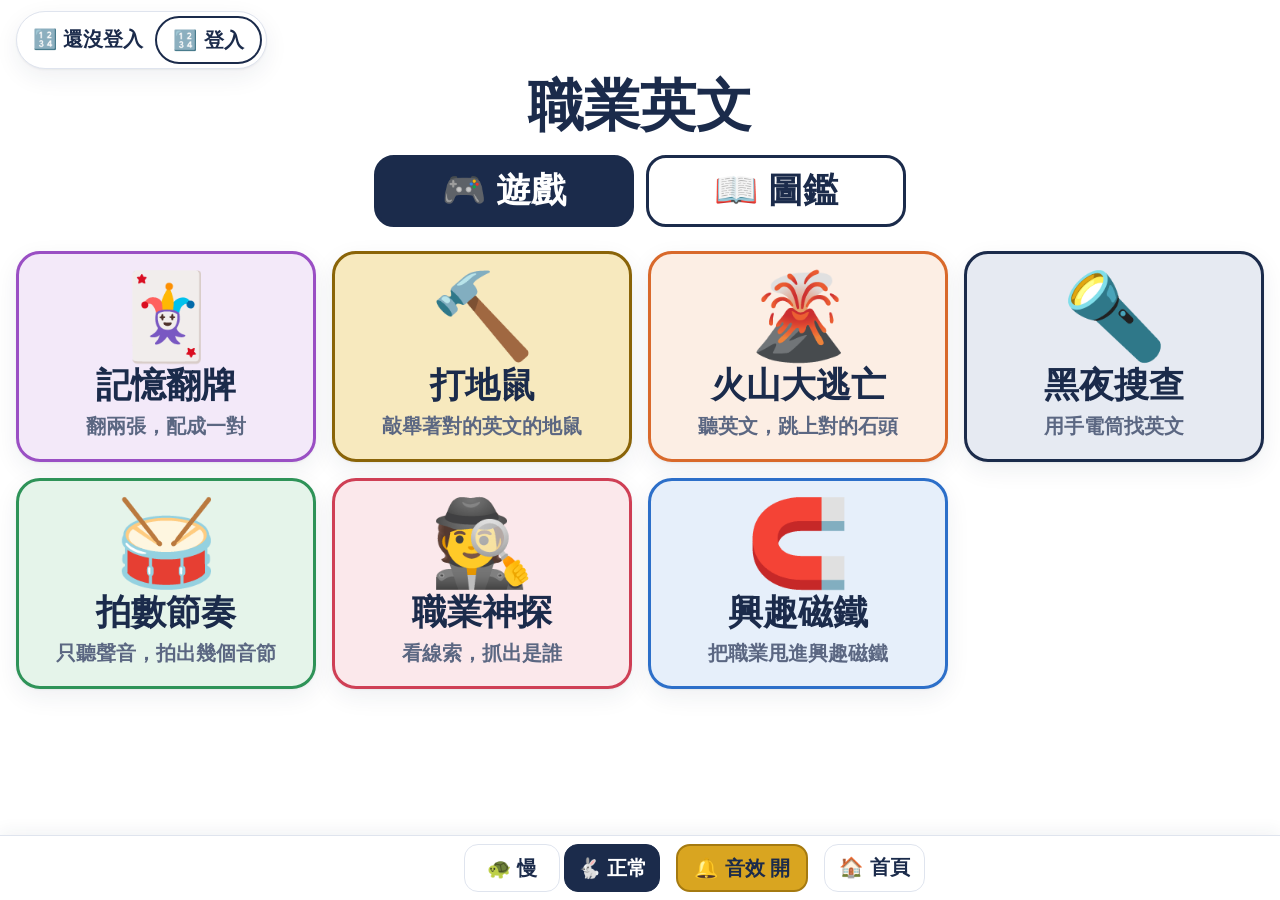
<file: jobdex.html>
<!DOCTYPE html>
<html lang="zh-Hant-TW">
<head>
<meta charset="UTF-8">
<meta name="viewport" content="width=device-width, initial-scale=1, viewport-fit=cover">
<title>職業圖鑑＋複習遊戲</title>
<style>
/* 英文不合字（2026/10/9）：Andika 會把 fi、ffi 合成一個字，紅色的 i 就變黑色 */
*{font-variant-ligatures:none;font-feature-settings:"liga" 0,"clig" 0}
@font-face{font-family:'AndikaEmbed';src:url([data-uri]) format('woff2');font-display:block}
/* jobdex.html 的樣式（node _build_jobdex.js 會把這個檔案放進 jobdex.html）
   顏色、字級、卡片：照 quiz.html（深藍 #1B2B4B、金色 #D9A520、白底、六型固定色、--t1/--t2/--t3）
   遊戲框架（計時圈、加分視窗、驚喜卡、答錯頁、答錯整理、成績）：照參考頁 AI-Agent-Open-Code/sentences/games.html */
:root{--navy:#1B2B4B;--navy2:#2E4470;--soft:#5B6782;--line:#DFE4EE;--tint:#F4F6FA;--gold:#D9A520;--gold2:#F7E9BE;--goldt:#8A6408;--vow:#D7362F;--sil:#8C93A3;
--ok:#1F9D57;--no:#D33A3A;--r:20px;--sh:0 1px 2px rgba(27,43,75,.06),0 8px 24px rgba(27,43,75,.07);
--t1:clamp(30px,calc(18px + 2.2vw),52px);--t2:clamp(20px,calc(14px + 1.1vw),28px);--t3:clamp(16px,calc(12px + .6vw),20px);--big:clamp(24px,calc(15px + 1.6vw),38px);
--barH:72px;--vh:1vh}
*{box-sizing:border-box}
html{-webkit-text-size-adjust:100%}
body{margin:0;background:#fff;color:var(--navy);font-family:"PingFang TC","Noto Sans TC","Microsoft JhengHei",sans-serif;font-size:var(--t2);line-height:1.5;overflow-x:hidden}
.en{font-family:'AndikaEmbed',"PingFang TC","Noto Sans TC",sans-serif}
button{font-family:inherit;color:inherit;font-size:inherit;-webkit-tap-highlight-color:transparent;touch-action:manipulation}
a{color:var(--navy2)}
.lv{color:var(--vow)}.lg{color:var(--sil);background:#ECEEF2;border-radius:6px;padding:0 2px}.sp{display:inline-block;width:.32em}
.app{max-width:1600px;margin:0 auto;padding:8px 16px calc(var(--barH) + 32px)}
.top{display:flex;justify-content:space-between;align-items:center;gap:8px;min-height:64px;flex-wrap:wrap}
.homeln{display:inline-flex;align-items:center;gap:8px;min-height:48px;padding:0 16px;border-radius:14px;border:1px solid var(--line);background:#fff;color:var(--navy);font-size:var(--t3);font-weight:700;text-decoration:none;box-shadow:var(--sh)}
.card{background:#fff;border:1px solid var(--line);border-radius:var(--r);box-shadow:var(--sh)}
.go{display:inline-flex;align-items:center;justify-content:center;gap:8px;min-height:72px;padding:8px 40px;border-radius:18px;border:0;background:var(--navy);color:#fff;font-size:var(--big);font-weight:700;cursor:pointer;box-shadow:0 4px 0 #0E1A31,var(--sh);text-decoration:none}
.go:active{transform:translateY(3px);box-shadow:0 1px 0 #0E1A31}
.go.gold{background:var(--gold);color:var(--navy);box-shadow:0 4px 0 #A57A10,var(--sh)}
.ghost{display:inline-flex;align-items:center;justify-content:center;gap:8px;min-height:64px;padding:8px 24px;border-radius:18px;border:2px solid var(--navy);background:#fff;color:var(--navy);font-size:var(--t2);font-weight:700;cursor:pointer;text-decoration:none}
.b48{min-width:48px;min-height:48px;padding:0 12px;border-radius:14px;border:1px solid var(--line);background:#fff;font-size:var(--t3);font-weight:700;cursor:pointer}
.b48:active{transform:scale(.95)}
.chip{display:inline-flex;align-items:center;gap:4px;padding:2px 12px;border-radius:999px;background:var(--b);color:var(--c);font-weight:700;font-size:var(--t3);white-space:nowrap}
.scr{display:none}.scr.on{display:block;animation:fadein .4s ease}
@keyframes fadein{from{opacity:0;transform:translateY(8px)}to{opacity:1;transform:none}}
.h2{font-size:var(--t1);line-height:1.25;margin:0 0 8px;text-align:center}
.one{font-size:var(--t2);color:var(--soft);text-align:center;margin:0 0 24px}
.cap{font-size:var(--t3);color:var(--soft)}

/* ── 大廳（2026/10/9 變簡單：標題＋兩個大按鈕 🎮 遊戲／📖 圖鑑） ── */
.ttl{text-align:center;font-size:clamp(34px,calc(20px + 2.8vw),60px);margin:0 0 16px;line-height:1.2}
.seg{display:flex;justify-content:center;gap:12px;margin:0 0 24px}
.seg button{min-height:72px;min-width:min(42vw,260px);border-radius:20px;border:3px solid var(--navy);background:#fff;color:var(--navy);font-size:var(--big);font-weight:700;cursor:pointer}
.seg button.on{background:var(--navy);color:#fff}
.pane{display:none}.pane.on{display:block;animation:fadein .3s ease}
.ggrid{display:grid;grid-template-columns:repeat(4,minmax(0,1fr));gap:16px}
@media (max-width:1100px){.ggrid{grid-template-columns:repeat(2,minmax(0,1fr))}}
@media (max-width:520px){.ggrid{grid-template-columns:minmax(0,1fr)}}
.gcard{position:relative;display:flex;flex-direction:column;align-items:center;justify-content:center;gap:6px;text-align:center;padding:20px 12px;min-height:200px;cursor:pointer;border:3px solid var(--c);border-radius:24px;background:var(--b);box-shadow:var(--sh)}
.gcard:active{transform:scale(.97)}
.gcard .gi{font-size:clamp(56px,7vw,84px);line-height:1}
.gcard .gt{font-size:var(--big);font-weight:700;line-height:1.2;color:var(--navy)}
.gcard .gr{font-size:var(--t3);color:var(--soft);font-weight:700;line-height:1.35}
.gcard .gb{font-size:var(--t3);color:var(--goldt);font-weight:700}
/* 圖鑑 */
.tabs{display:flex;gap:8px;flex-wrap:wrap;justify-content:center;margin:0 0 16px}
.tabs button{min-height:56px;padding:4px 16px;border-radius:999px;border:2px solid var(--c,var(--navy));background:#fff;color:var(--c,var(--navy));font-size:var(--t3);font-weight:700;cursor:pointer;display:inline-flex;align-items:center;gap:6px}
.tabs button.on{background:var(--c,var(--navy));color:#fff}
.tabs button small{font-size:.85em;opacity:.8}
.bookh{display:flex;align-items:center;justify-content:center;gap:12px;flex-wrap:wrap;margin:0 0 16px;font-size:var(--t3);color:var(--soft);text-align:center}
.dex{display:grid;grid-template-columns:repeat(6,minmax(0,1fr));gap:12px}
@media (max-width:1100px){.dex{grid-template-columns:repeat(3,minmax(0,1fr))}}
@media (max-width:600px){.dex{grid-template-columns:repeat(2,minmax(0,1fr))}}

.dc{position:relative;display:flex;flex-direction:column;align-items:center;gap:6px;padding:16px 8px 12px;border-radius:18px;border:3px solid var(--line);background:#fff;box-shadow:var(--sh);text-align:center;border-top:8px solid var(--c,var(--line));transition:border-color .25s,box-shadow .25s}
.dci{font-size:44px;line-height:1.1}
.dce{font-family:'AndikaEmbed',sans-serif;font-size:clamp(20px,calc(13px + .6vw),26px);font-weight:700;line-height:1.2;overflow-wrap:anywhere;min-height:56px;width:100%;padding:4px 6px;border-radius:14px;border:0;background:transparent;cursor:pointer;transition:transform .25s,background .25s,filter .25s}
.dce:active{background:var(--tint)}
.dcz{font-size:var(--t3);color:var(--soft)}
.dcn{min-height:0;font-size:var(--t3);font-weight:700;color:var(--goldt)}
.dcn:empty{display:none}
.info{min-height:48px;padding:0 16px;border-radius:999px;border:2px solid var(--line);background:#fff;color:var(--navy2);font-size:var(--t3);font-weight:700;cursor:pointer}
.info:active{transform:scale(.95)}
/* 正在唸的那張卡：邊框變色、英文放大變亮 */
.dc.playing{border-color:var(--gold);box-shadow:0 0 0 4px rgba(217,165,32,.35),var(--sh)}
.dc.playing .dce{transform:scale(1.12);background:#FFF3C4;filter:brightness(1.12) saturate(1.3)}
.autobar{display:flex;justify-content:center;margin:0 0 16px}
.autobar .go{min-height:72px;flex-direction:column;gap:0;line-height:1.15;font-size:var(--t2)}
.autobar .go small{font-size:.7em;font-weight:700;opacity:.85}
.autobar .go.on{background:var(--navy);color:#fff;box-shadow:0 4px 0 #0E1A31}
.teach{margin-top:32px}
.tie{position:absolute;left:8px;top:4px;font-size:16px;font-weight:700;color:var(--goldt);background:var(--gold2);border-radius:8px;padding:0 8px}
.how{margin:24px 0 0;padding:24px;border-radius:var(--r);background:var(--tint);font-size:var(--t3)}
.how ol{margin:8px 0;padding-left:1.6em}.how li{margin:4px 0}
.how a{display:inline-flex;align-items:center;min-height:48px;font-weight:700}
.dexn{text-align:center;font-size:var(--t3);color:var(--soft);margin:16px 0 0}
/* 職業卡打開：興趣成分＋音節（照 quiz.html） */
#sheet{position:fixed;inset:0;z-index:50;display:none;background:rgba(27,43,75,.55);padding:16px;overflow-y:auto;-webkit-overflow-scrolling:touch}
#sheet.on{display:block;animation:fadein .25s}
.panel{position:relative;max-width:900px;margin:16px auto;background:#fff;border-radius:24px;padding:24px;box-shadow:0 24px 64px rgba(0,0,0,.25)}
.x{position:absolute;right:12px;top:12px;width:56px;height:56px;border-radius:50%;border:1px solid var(--line);background:#fff;font-size:24px;cursor:pointer}
.ph{display:flex;align-items:center;gap:16px;padding-right:56px;flex-wrap:wrap}
.ph .pi{font-size:72px;line-height:1}
.ph .pe{font-family:'AndikaEmbed',sans-serif;font-size:var(--t1);font-weight:700;line-height:1.1;border:0;background:none;padding:4px 8px;border-radius:14px;cursor:pointer;min-height:56px}
.sh3{margin:24px 0 12px;font-size:var(--t2);padding-top:16px;border-top:1px solid var(--line)}
.ph .pz{font-size:var(--t2);color:var(--soft)}
.hows{margin:0 0 16px}.hows summary{cursor:pointer;min-height:48px;display:flex;align-items:center;font-size:var(--t3);font-weight:700}.hows .how{margin:0;padding:16px}
.pexp{margin:16px 0;padding:16px;border-radius:16px;background:var(--tint);font-size:var(--t3)}
.pbars{display:flex;flex-direction:column;gap:8px}
.pb{display:grid;grid-template-columns:2.2em 8.2em minmax(0,1fr) 3.2em;gap:8px;align-items:center;font-size:var(--t2);opacity:0;transform:translateX(-12px);transition:opacity .3s,transform .3s}
.pb.on{opacity:1;transform:none}
.pb .md{font-size:1.2em;text-align:center}
.pb .pn2{font-weight:700;color:var(--c);white-space:nowrap}
.pb .pt{height:22px;border-radius:11px;background:var(--tint);overflow:hidden}
.pb .pt i{display:block;height:100%;width:0;background:var(--c);border-radius:11px;transition:width .9s cubic-bezier(.3,1,.4,1)}
.pb .pv{text-align:right;font-weight:700}
.psay{margin:16px 0 0;font-size:var(--t2);font-weight:700;line-height:1.5}
.pnote{margin:8px 0 0;font-size:var(--t3);color:var(--soft)}
.pnote a{display:inline-flex;align-items:center;min-height:48px}
/* ── 遊戲開始前：👀 觀看示範／▶ 開始遊戲 ── */
.intro{display:flex;flex-direction:column;align-items:center;gap:12px;max-width:900px;margin:0 auto;text-align:center}
.intro .gi0{width:132px;height:132px;border-radius:36px;background:var(--b);border:3px solid var(--c);display:flex;align-items:center;justify-content:center;font-size:80px;line-height:1}
.intro .rule{display:flex;flex-direction:column;gap:10px;padding:16px 24px;border-radius:var(--r);background:var(--tint);font-size:var(--t2);font-weight:700;text-align:left;width:100%}
.intro .rule div{display:flex;gap:12px;align-items:flex-start}.intro .rule span{flex:none}.intro .rule span+span{flex:1}
.intro .two{display:flex;gap:16px;flex-wrap:wrap;justify-content:center;width:100%}
.intro .two button{flex:1 1 240px;max-width:380px;min-height:88px;font-size:var(--big)}
#hand{position:absolute;z-index:40;font-size:clamp(48px,8vh,72px);line-height:1;transform:translate(-30%,-8%);pointer-events:none;filter:drop-shadow(0 4px 6px rgba(0,0,0,.35))}
#hand.tap{animation:tapd .35s ease}
@keyframes tapd{50%{transform:translate(-30%,-8%) scale(.8)}}
.demobar{position:absolute;left:8px;right:8px;bottom:8px;z-index:41;display:flex;align-items:center;justify-content:space-between;gap:12px;padding:6px 8px 6px 18px;border-radius:999px;background:rgba(27,43,75,.92);color:#fff;font-size:var(--t2);font-weight:700}
.demobar button{min-height:56px;border-radius:999px;border:2px solid #fff;background:transparent;color:#fff;font-size:var(--t3);font-weight:700;padding:0 18px;cursor:pointer;white-space:nowrap}
/* ── 遊戲畫面 ── */
body[data-s=play],body[data-s=end]{overflow:hidden}
#play{display:none;position:fixed;inset:0 0 var(--barH) 0;flex-direction:column;background:#fff;z-index:5}
body[data-s=play] #play{display:flex}
#hud{flex:none;display:flex;align-items:center;gap:clamp(6px,1.2vw,16px);padding:8px clamp(8px,1.6vw,20px);border-bottom:1px solid var(--line);background:#fff;flex-wrap:wrap;position:relative}
#gname{font-size:var(--t3);font-weight:700;white-space:nowrap}
#gclock{font-size:var(--t2);font-weight:700;font-variant-numeric:tabular-nums;padding:2px 12px;border-radius:12px;background:var(--tint);white-space:nowrap}
#gclock.warn{background:#FFF3D6;color:#9A6A00}#gclock.dang{background:#FDE3E3;color:var(--no);animation:tickc 1s infinite}
@keyframes tickc{50%{transform:scale(1.08)}}
#gring{position:relative;width:clamp(48px,7vh,64px);height:clamp(48px,7vh,64px);flex:none}
#gring svg{width:100%;height:100%;transform:rotate(-90deg)}
#gring circle{fill:none;stroke-width:9}
#gring .bg{stroke:#E6EAF2}#gring .fg{stroke:var(--navy);stroke-linecap:round}
#gring.warn .fg{stroke:var(--gold)}#gring.dang .fg{stroke:var(--no)}#gring.frz .fg{stroke:#3BA7E0}
#gnum{position:absolute;inset:0;display:flex;align-items:center;justify-content:center;font-size:var(--t3);font-weight:700}
.gsb{display:flex;align-items:flex-end;gap:clamp(8px,1.4vw,18px);margin-left:auto}
.gsb>span{display:flex;flex-direction:column;align-items:center;line-height:1.05}
.gsb b{font-size:var(--t2);font-variant-numeric:tabular-nums}
.gsb em{font-style:normal;font-size:clamp(13px,1.6vh,16px);color:var(--soft);font-weight:700}
.gsb .gb1 b{font-size:clamp(28px,4.6vh,44px);color:var(--goldt)}
#gsc.bump{animation:bump .5s}
@keyframes bump{40%{transform:scale(1.25)}}
#gpop{position:absolute;right:16px;top:100%;font-size:clamp(24px,4vh,40px);font-weight:700;color:var(--goldt);opacity:0;pointer-events:none;z-index:4;text-shadow:0 2px 0 #fff}
#gpop.on{animation:gpop 1.15s cubic-bezier(.2,.9,.3,1.2)}
@keyframes gpop{0%{opacity:0;transform:translateY(10px) scale(.7)}25%{opacity:1;transform:translateY(-4px) scale(1.15)}80%{opacity:1}100%{opacity:0;transform:translateY(-24px)}}
.tags{display:flex;gap:6px;flex-wrap:wrap;align-items:center}
.tg{font-size:clamp(13px,1.7vh,16px);font-weight:700;color:var(--navy2);border:1px solid var(--line);border-radius:999px;padding:2px 10px;white-space:nowrap;background:#fff}
.tg.hot{color:var(--goldt);border-color:var(--gold);background:#FFF8E3}
#arena{position:relative;flex:1;min-height:0;overflow:hidden;touch-action:none;user-select:none;-webkit-user-select:none;-webkit-touch-callout:none}
.banner{position:absolute;left:50%;top:10px;transform:translateX(-50%);z-index:6;font-size:var(--t2);font-weight:700;padding:6px 20px;border-radius:999px;background:var(--gold);color:var(--navy);box-shadow:var(--sh);white-space:nowrap;pointer-events:none}
.banner.storm{background:#2C6FC9;color:#fff;animation:tickc 1s infinite}
.fly{position:absolute;z-index:8;pointer-events:none;font-weight:700;font-size:clamp(26px,4.4vh,44px);color:var(--goldt);background:rgba(255,255,255,.94);border:2px solid var(--gold);border-radius:18px;padding:2px 16px;text-align:center;box-shadow:0 6px 20px rgba(0,0,0,.25);line-height:1.15;animation:fly 1.2s ease-out forwards;white-space:nowrap}
.fly small{display:block;font-size:.5em;color:var(--navy)}
@keyframes fly{0%{opacity:0;transform:translate(-50%,0) scale(.6)}20%{opacity:1;transform:translate(-50%,-10px) scale(1.15)}100%{opacity:0;transform:translate(-50%,-70px)}}
.cdown{position:absolute;inset:0;z-index:30;display:flex;align-items:center;justify-content:center;background:rgba(255,255,255,.85);font-size:clamp(90px,22vh,220px);font-weight:700;color:var(--navy)}
.cdown b{animation:cd .8s ease both}
@keyframes cd{from{transform:scale(2.2);opacity:0}to{transform:none;opacity:1}}

/* 🧲 興趣磁鐵 */
.mg{background:radial-gradient(circle at 50% 55%,#F8FAFE 0,#EEF2F9 60%,#E3E9F4 100%)}
.mg .hex{position:absolute;inset:0;pointer-events:none}
.mag{position:absolute;width:var(--ms);height:var(--ms);margin:calc(var(--ms)/-2) 0 0 calc(var(--ms)/-2);border-radius:50%;background:#fff;border:6px solid var(--c);display:flex;flex-direction:column;align-items:center;justify-content:center;box-shadow:0 6px 20px rgba(27,43,75,.12);transition:transform .2s;z-index:2}
.mag i{font-style:normal;font-size:calc(var(--ms)*.28);line-height:1;display:block;height:1.1em;margin-bottom:2px}
.mag b{font-size:calc(var(--ms)*.15);color:var(--c);line-height:1.15;white-space:nowrap}
.mag small{font-family:'AndikaEmbed',sans-serif;font-size:calc(var(--ms)*.1);color:var(--soft);line-height:1}
.mag::before{content:'';position:absolute;inset:-14px;border-radius:50%;border:3px dashed var(--c);opacity:.35;animation:spin 12s linear infinite}
.mag.near{transform:scale(1.14);box-shadow:0 0 0 10px var(--b),0 8px 28px rgba(27,43,75,.2)}
.mag.hint{animation:hintp 1s ease-in-out infinite}
@keyframes hintp{50%{box-shadow:0 0 0 14px rgba(217,165,32,.45)}}
.mag.yes{animation:magyes .6s ease}
@keyframes magyes{40%{transform:scale(1.3);box-shadow:0 0 0 18px var(--b)}}
.mag.nope{animation:magno .5s ease}
@keyframes magno{20%,60%{transform:translateX(-10px)}40%,80%{transform:translateX(10px)}}
@keyframes spin{to{transform:rotate(360deg)}}
.jc{position:absolute;left:0;top:0;z-index:5;display:flex;flex-direction:column;align-items:center;gap:2px;padding:10px 16px;border-radius:18px;background:#fff;border:3px solid var(--navy);box-shadow:0 10px 24px rgba(27,43,75,.22);cursor:grab;touch-action:none;will-change:transform;min-width:120px}
.jc .ji{font-size:clamp(34px,5.6vh,54px);line-height:1}
.jc .je{font-family:'AndikaEmbed',sans-serif;font-size:clamp(22px,3.6vh,34px);font-weight:700;line-height:1.1;white-space:nowrap}
.jc .jz{font-size:clamp(14px,1.9vh,18px);color:var(--soft);line-height:1.2}
.jc.hold{cursor:grabbing;border-color:var(--gold);box-shadow:0 18px 40px rgba(27,43,75,.3)}
.mg .lane{position:absolute;left:50%;top:0;bottom:0;width:2px;margin-left:-1px;background:repeating-linear-gradient(transparent 0 10px,rgba(27,43,75,.12) 10px 20px);pointer-events:none}
.spark{position:absolute;width:10px;height:10px;border-radius:50%;z-index:7;pointer-events:none;animation:spark .7s ease-out forwards}
@keyframes spark{to{transform:translate(var(--dx),var(--dy)) scale(.2);opacity:0}}

/* 🔦 黑夜搜查 */
.dk{background:#0B1220}
.dk .city{position:absolute;inset:auto 0 0 0;height:38%;opacity:.5;pointer-events:none}
.plate{position:absolute;z-index:2;transform:translate(-50%,-50%);padding:10px 18px;border-radius:14px;background:#F6F1E3;border:3px solid #C9A64A;color:var(--navy);font-family:'AndikaEmbed',sans-serif;font-weight:700;font-size:clamp(24px,4vh,40px);white-space:nowrap;box-shadow:0 6px 16px rgba(0,0,0,.4);will-change:left,top}
.plate.hintg{box-shadow:0 0 0 6px rgba(217,165,32,.0),0 0 40px 12px rgba(255,214,90,.85);animation:hintg 1.2s ease-in-out infinite}
@keyframes hintg{50%{box-shadow:0 0 0 8px rgba(217,165,32,.5),0 0 60px 20px rgba(255,214,90,.9)}}
.plate.got{background:#E6F6EC;border-color:var(--ok);animation:got .5s ease}
.plate.bad{background:#FDE3E3;border-color:var(--no)}
@keyframes got{40%{transform:translate(-50%,-50%) scale(1.25)}}
.dark{position:absolute;inset:0;z-index:3;pointer-events:none;background:radial-gradient(circle var(--lr,140px) at var(--lx,50%) var(--ly,50%),rgba(11,18,32,0) 0,rgba(11,18,32,0) 70%,rgba(5,9,18,1) 100%)}
.beam{position:absolute;z-index:4;width:calc(var(--lr,140px)*2);height:calc(var(--lr,140px)*2);margin:calc(var(--lr,140px)*-1) 0 0 calc(var(--lr,140px)*-1);border-radius:50%;border:2px solid rgba(255,230,160,.35);pointer-events:none;box-shadow:inset 0 0 60px rgba(255,230,160,.18)}
.dk.flick .dark{animation:flick .25s steps(2) infinite}
@keyframes flick{50%{opacity:.92}}
.ask{position:absolute;left:50%;top:12px;transform:translateX(-50%);z-index:6;display:flex;align-items:center;gap:12px;padding:8px 20px;border-radius:18px;background:#fff;border:3px solid var(--gold);box-shadow:0 8px 24px rgba(0,0,0,.35);white-space:nowrap}
.ask i{font-style:normal;font-size:clamp(34px,5.4vh,52px);line-height:1}
.ask b{font-size:var(--big)}
.ask span{font-size:var(--t3);color:var(--soft);font-weight:700}
.tip{position:absolute;left:50%;bottom:12px;transform:translateX(-50%);z-index:6;font-size:var(--t3);font-weight:700;color:#FFE9A8;white-space:nowrap;pointer-events:none;text-shadow:0 1px 4px #000}

/* 🕵 職業神探 */
.dt{background:linear-gradient(180deg,#F4F6FA,#E9EDF5)}
.clues{position:absolute;left:12px;right:12px;top:10px;z-index:3;display:grid;grid-template-columns:2fr 1fr;gap:8px}
.clue{min-height:clamp(64px,10vh,96px);border-radius:16px;border:2px dashed #B9C2D3;background:#fff;display:flex;flex-direction:column;align-items:center;justify-content:center;text-align:center;padding:6px 10px;font-size:var(--t3);font-weight:700;color:#B9C2D3;line-height:1.3}
.clue em{font-style:normal;font-size:clamp(13px,1.6vh,15px);color:var(--soft)}
.clue.on{border-style:solid;border-color:var(--navy);color:var(--navy);animation:cluein .5s cubic-bezier(.2,1.5,.4,1)}
.clue.on b{font-size:var(--t2)}
@keyframes cluein{from{transform:rotateX(90deg)}}
.lineup{position:absolute;left:12px;right:12px;z-index:2;display:grid;gap:10px;background:repeating-linear-gradient(180deg,#fff 0 calc(25% - 2px),#C9D1E0 calc(25% - 2px) 25%);border-radius:16px;padding:10px;border:1px solid var(--line)}
.sus{position:relative;display:flex;flex-direction:column;align-items:center;justify-content:flex-end;gap:4px;border-radius:14px;cursor:pointer;padding:4px;min-height:48px;transition:transform .2s}
.sus svg{width:auto;height:58%;max-width:80%;flex:1 1 auto;min-height:0}
.sus .nm{font-family:'AndikaEmbed',sans-serif;font-weight:700;font-size:clamp(15px,min(2.6vh,2.05vw),26px);background:#fff;border:2px solid var(--navy);border-radius:10px;padding:0 6px;max-width:100%;text-align:center;line-height:1.3;overflow-wrap:normal}
.sus.near{transform:scale(1.06)}.sus.near .nm{border-color:var(--gold);background:#FFF8E3}
.sus.out{opacity:.25}
.sus.caught .nm{background:#E6F6EC;border-color:var(--ok)}
.sus .stamp{position:absolute;left:50%;top:40%;transform:translate(-50%,-50%) rotate(-12deg);font-size:var(--t2);font-weight:900;color:var(--ok);border:4px solid var(--ok);border-radius:10px;padding:0 10px;background:rgba(255,255,255,.85);animation:stamp .4s cubic-bezier(.3,1.6,.5,1) both;white-space:nowrap}
.sus .stamp.no{color:var(--no);border-color:var(--no)}
@keyframes stamp{from{transform:translate(-50%,-50%) rotate(-12deg) scale(2.4);opacity:0}}
.lens{position:absolute;z-index:6;width:clamp(76px,11vh,104px);height:clamp(76px,11vh,104px);margin:calc(clamp(76px,11vh,104px)/-2) 0 0 calc(clamp(76px,11vh,104px)/-2);border-radius:50%;background:#fff;border:4px solid var(--navy);display:flex;align-items:center;justify-content:center;font-size:clamp(38px,6vh,56px);box-shadow:0 8px 24px rgba(27,43,75,.3);cursor:grab;touch-action:none}
.lens.hold{cursor:grabbing;border-color:var(--gold)}
.lens.idle{animation:lensb 1.4s ease-in-out infinite}
@keyframes lensb{50%{transform:translateY(-8px)}}
.dtip{position:absolute;left:12px;bottom:10px;z-index:3;font-size:var(--t3);font-weight:700;color:var(--soft);max-width:calc(100% - 160px)}

/* 🌋 火山大逃亡 */
.vc{background:linear-gradient(180deg,#2A1B2E 0%,#3B2230 45%,#4A2526 100%)}
.vc .world{position:absolute;inset:0;will-change:transform;transition:transform .7s cubic-bezier(.3,1,.4,1)}
.ledge,.stone{position:absolute;transform:translate(-50%,0);border-radius:16px 16px 22px 22px;background:linear-gradient(180deg,#8A7B70,#5E5049);border-top:6px solid #A89A8E;box-shadow:0 8px 0 #3A2F2A}
.ledge{z-index:2}
.stone{z-index:3;display:flex;align-items:center;justify-content:center;cursor:pointer;font-size:clamp(40px,7vh,64px);line-height:1;padding-top:4px}
.stone .si{filter:drop-shadow(0 2px 2px rgba(0,0,0,.35))}
.stone.hintg{box-shadow:0 8px 0 #3A2F2A,0 0 36px 10px rgba(255,214,90,.8)}
.stone.crack{animation:crack .5s ease forwards}
@keyframes crack{30%{transform:translate(-50%,0) rotate(-6deg)}100%{transform:translate(-50%,120px) rotate(18deg);opacity:0}}
.stone.ok{border-top-color:#9FE3B8}
.climber{position:absolute;z-index:4;width:clamp(44px,7vh,64px);height:clamp(66px,10.5vh,96px);transform:translate(-50%,-100%);transition:left .55s cubic-bezier(.3,1,.4,1),top .55s cubic-bezier(.3,-.6,.4,1);pointer-events:none}
.climber svg{width:100%;height:100%}
.climber.fall{transition:top .5s cubic-bezier(.6,0,.9,.4)}
.lava{position:absolute;left:0;right:0;bottom:0;z-index:5;pointer-events:none;background:linear-gradient(180deg,#FFB347 0,#FF6A2B 12%,#D9381E 40%,#8E1B12 100%);box-shadow:0 -10px 40px rgba(255,120,40,.7)}
.lava::before{content:'';position:absolute;left:0;right:0;top:-14px;height:28px;background:radial-gradient(circle at 10px 14px,#FFB347 10px,transparent 11px) 0 0/40px 28px repeat-x;animation:wave 1.4s linear infinite}
@keyframes wave{to{background-position:40px 0}}
.lava.surge{animation:surge .5s ease}
@keyframes surge{50%{filter:brightness(1.5)}}
.vhud{position:absolute;left:12px;top:12px;z-index:6;display:flex;gap:8px;align-items:center}
.vhud .m{font-size:var(--t2);font-weight:700;color:#FFE9A8;background:rgba(0,0,0,.35);border-radius:14px;padding:4px 14px}
.vsay{min-width:64px;min-height:64px;border-radius:50%;border:3px solid #FFE9A8;background:rgba(0,0,0,.35);color:#fff;font-size:32px;cursor:pointer}
.vsay:active{transform:scale(.94)}
.vsay.on{animation:hintp 1s ease-in-out infinite}

/* 🃏 記憶翻牌 */
.my{background:linear-gradient(180deg,#F6F0FB,#ECE2F6);display:flex;flex-direction:column}
.myh{flex:none;text-align:center;font-size:var(--t2);font-weight:700;padding:8px 8px 4px}.myh b{color:#9A4FC4}
.myg{flex:1;min-height:0;display:grid;gap:8px;padding:8px 12px 12px;align-content:center;justify-content:center;overflow:hidden}
.mc{position:relative;height:var(--cs,120px);min-height:48px;border:0;padding:0;background:none;cursor:pointer;perspective:800px}
.mc .mb,.mc .mf{position:absolute;inset:0;border-radius:16px;display:flex;flex-direction:column;align-items:center;justify-content:center;backface-visibility:hidden;-webkit-backface-visibility:hidden;transition:transform .4s cubic-bezier(.3,1.3,.5,1);overflow:hidden;padding:4px}
.mc .mb{background:repeating-linear-gradient(45deg,#9A4FC4 0 12px,#8A43B3 12px 24px);color:#fff;font-size:calc(var(--cs,120px)*.4);font-weight:700;border:3px solid #fff;box-shadow:0 4px 10px rgba(80,30,110,.25)}
.mc .mf{background:#fff;border:3px solid #9A4FC4;transform:rotateY(180deg);box-shadow:0 4px 10px rgba(80,30,110,.18)}
.mc.up .mb{transform:rotateY(-180deg)}.mc.up .mf{transform:none}
.mc.done .mf{border-color:var(--ok);background:#EAF7EF;animation:got2 .5s ease}
.mc.done{opacity:.55}
@keyframes got2{40%{transform:scale(1.12)}}
.mc .mi{font-size:calc(var(--cs,120px)*.36);line-height:1}
.mc .mz{font-size:clamp(14px,calc(var(--cs,120px)*.16),24px);font-weight:700;line-height:1.2}
.mc .mw{font-family:'AndikaEmbed',sans-serif;font-weight:700;font-size:clamp(14px,calc(var(--cs,120px)*.17),28px);line-height:1.15;overflow-wrap:anywhere;text-align:center}
/* 🔨 打地鼠 */
.wm{background:linear-gradient(180deg,#BFE3F7 0%,#DDF1D0 30%,#8CC66A 100%)}
.wm .ask{background:#fff;border-color:#8A6408}
.holes{position:absolute;left:12px;right:12px;top:clamp(84px,14vh,120px);bottom:12px;display:grid;grid-template-columns:repeat(3,minmax(0,1fr));grid-template-rows:repeat(3,minmax(0,1fr));gap:8px}
.hole{position:relative;overflow:hidden;cursor:pointer;border-radius:0 0 50% 50%/0 0 30% 30%}
.hole .dirt{position:absolute;left:6%;right:6%;bottom:4%;height:28%;border-radius:50%;background:radial-gradient(ellipse at 50% 40%,#3B2A1C 0,#5A4029 60%,#6E5034 100%);z-index:1}
.mole{position:absolute;left:50%;bottom:16%;z-index:2;display:flex;flex-direction:column;align-items:center;transform:translate(-50%,60%) scale(.6);opacity:0;transition:transform .22s cubic-bezier(.3,1.4,.5,1),opacity .18s}
.hole.up .mole{transform:translate(-50%,0);opacity:1}
.mface{font-size:clamp(40px,7vh,72px);line-height:1}
.msign{font-family:'AndikaEmbed',sans-serif;font-weight:700;font-size:clamp(17px,2.9vh,30px);background:#FFF8E3;border:3px solid #8A6408;border-radius:12px;padding:0 10px;white-space:nowrap;line-height:1.3;margin-bottom:-4px}
.hole.hintg .msign{box-shadow:0 0 24px 8px rgba(255,214,90,.9)}
.hole.hit .msign{background:#EAF7EF;border-color:var(--ok)}.hole.hit .mface{animation:bonk .4s ease}
.hole.miss .msign{background:#FDE3E3;border-color:var(--no)}
@keyframes bonk{40%{transform:scaleY(.6)}}
/* 🔒 老師的任務表 */
.gcard.locked{filter:grayscale(.7);opacity:.75}
.glock{font-size:var(--t3);font-weight:700;border-radius:999px;padding:2px 12px;background:#fff;border:2px solid var(--line)}
.glock.open{color:#137A42;border-color:var(--ok)}.glock.off,.glock.end{color:var(--no);border-color:#F2B8B8}.glock.soon{color:var(--goldt);border-color:var(--gold)}
.intro .two .lockb{background:#9AA3B5;box-shadow:none;cursor:not-allowed;font-size:var(--t2)}
/* 🔔 音效開關：顯眼 */
#bar #muteBtn{background:var(--gold);border:2px solid #A57A10;color:var(--navy);min-width:132px}
#bar #muteBtn.off{background:#fff;border-color:var(--no);color:var(--no)}
/* 🥁 拍數節奏 */
.btsay.big{min-width:96px;min-height:96px;font-size:48px}
.btq{font-size:var(--t2);font-weight:700;color:var(--soft)}
.btq .hintw{font-size:1.4em;opacity:.55}
.btn.show{display:inline-flex;align-items:baseline;gap:.3em;flex-wrap:wrap;justify-content:center;animation:gIn .4s cubic-bezier(.2,1.5,.4,1)}
.btn.show .bti{font-size:.9em}.btn.show .btz{font-size:.4em;color:var(--soft);font-family:"PingFang TC","Noto Sans TC",sans-serif}
.bt{background:linear-gradient(180deg,#F1FAF4,#DDF1E4);display:flex;flex-direction:column;align-items:center;justify-content:space-evenly;padding:8px 12px}
.btw{display:flex;align-items:center;justify-content:center;gap:8px 16px;flex-wrap:wrap;text-align:center}
.bti{font-size:clamp(40px,7vh,72px);line-height:1}
.btn{font-weight:700;font-size:clamp(32px,7vh,72px);line-height:1.1}
.btz{font-size:var(--t2);color:var(--soft);font-weight:700}
.btsay{min-width:64px;min-height:64px;border-radius:50%;border:3px solid var(--ok);background:#fff;font-size:30px;cursor:pointer}
.bth{flex-basis:100%;font-size:var(--t3);font-weight:700;color:var(--goldt)}
.btwd{display:inline-flex;align-items:baseline}.btdot{color:var(--goldt);margin:0 .12em}
.btsy{display:inline-block;padding:0 .05em;border-radius:.15em;transition:transform .2s,background .2s}
.btsy.now{transform:scale(1.25);background:#FFF3C4}
.btdots{font-size:var(--t2);font-weight:700;min-height:1.6em;color:var(--navy)}.btdots b{color:var(--ok);font-size:1.3em}.btdots i{font-style:normal;color:var(--ok);margin:0 2px}
.btdots.shake{animation:magno .4s}
.drumb{width:clamp(140px,26vh,240px);height:clamp(140px,26vh,240px);border-radius:50%;border:6px solid #2E9358;background:radial-gradient(circle at 50% 40%,#fff,#E5F4EA);font-size:clamp(80px,15vh,140px);line-height:1;cursor:pointer;box-shadow:0 8px 0 #1F6E40,0 12px 24px rgba(0,0,0,.15)}
.drumb.hit{animation:drumhit .18s ease}
@keyframes drumhit{50%{transform:translateY(6px) scale(.94);box-shadow:0 2px 0 #1F6E40}}
.btrow{display:flex;gap:16px}
.btrow button{min-height:64px;min-width:140px;border-radius:18px;border:3px solid var(--navy);background:#fff;font-size:var(--t2);font-weight:700;cursor:pointer}
.btrow .btok{background:var(--ok);border-color:var(--ok);color:#fff}
/* ── 加分視窗、驚喜卡、答錯頁、答錯整理（照參考頁；配色改成網站的深藍金色） ── */
#gain,#pick{position:fixed;inset:0;z-index:60;display:none;align-items:center;justify-content:center;background:rgba(11,18,32,.88);padding:16px}
#gain.on,#pick.on{display:flex}
.gbox{display:flex;flex-direction:column;align-items:center;gap:clamp(6px,1.4vh,14px);text-align:center;animation:gIn .35s cubic-bezier(.2,1.5,.4,1)}
@keyframes gIn{from{opacity:0;transform:scale(.5)}to{opacity:1;transform:none}}
.gbox .gok{font-size:clamp(48px,9vh,90px);line-height:1}
.gbox .gnum{font-size:clamp(64px,14vh,140px);font-weight:700;color:#FFD24A;line-height:1;text-shadow:0 0 36px rgba(255,210,74,.55)}
.geq{display:flex;align-items:center;justify-content:center;gap:clamp(4px,1vw,12px);flex-wrap:wrap}
.geq span{display:flex;flex-direction:column;align-items:center;font-size:clamp(22px,4.2vh,42px);font-weight:700;color:#fff;border:2px solid #3A5A48;background:#10261A;border-radius:16px;padding:4px 14px;opacity:0;animation:gIn .4s ease forwards}
.geq span.m{color:#FFD24A;border-color:#6B5714;background:#1A1506}
.geq span em{font-style:normal;font-size:.62em;color:#E6FFF0;font-weight:700;white-space:nowrap}
.geq i{font-style:normal;color:#9FB5C8;font-size:clamp(18px,3.2vh,32px)}
.gbar{width:min(520px,80vw);height:12px;border-radius:6px;background:#22324A;overflow:hidden}.gbar i{display:block;height:100%;background:linear-gradient(90deg,#1F9D57,#5BE39A)}
.gbox .gtot{font-size:clamp(20px,3.6vh,36px);color:#fff;font-weight:700}.gbox .gtot b{color:#FFD24A;font-size:1.3em}
.c3{position:relative;width:clamp(250px,40vw,420px);height:clamp(300px,52vh,460px);transform-style:preserve-3d;transition:transform .7s cubic-bezier(.3,1.3,.5,1)}
.c3.flip{transform:rotateY(180deg)}
.fc{position:absolute;inset:0;border-radius:24px;backface-visibility:hidden;-webkit-backface-visibility:hidden;display:flex;flex-direction:column;align-items:center;justify-content:center;gap:10px;padding:16px;text-align:center;overflow:hidden}
.fc.bk{border:4px solid #fff;flex-direction:column}
.fc.bk .bi{width:62%;max-width:150px;line-height:1;animation:bBob 1.4s ease-in-out infinite}
.fc.bk .bi svg{width:100%;height:auto;display:block}
@keyframes bBob{50%{transform:translateY(-8px) rotate(4deg)}}
.fc.ft{transform:rotateY(180deg);background:linear-gradient(160deg,var(--pc3),#050505 80%);border:3px solid var(--pc)}
.fc .eic{font-size:clamp(64px,12vh,124px);line-height:1;filter:drop-shadow(0 0 18px var(--pcg))}
.fc .ebig{font-size:clamp(34px,6.6vh,66px);font-weight:700;color:var(--pc);line-height:1.08;text-shadow:0 0 22px var(--pcg)}
.fc .ewhy{font-size:clamp(18px,3.1vh,30px);color:#fff;line-height:1.3;max-width:15em}
.fc .ename{font-size:clamp(14px,2.2vh,20px);color:rgba(255,255,255,.6)}
.fc .ejk{font-size:clamp(15px,2.4vh,23px);color:#FFF3B0;font-weight:700;line-height:1.25;max-width:14em}
.p0{--pc:#FFD24A;--pc2:#6B5210;--pc3:#1D1606;--pcg:rgba(255,210,74,.5)}
.p1{--pc:#5AD1FF;--pc2:#13506B;--pc3:#06161D;--pcg:rgba(90,209,255,.5)}
.p2{--pc:#FF7EB6;--pc2:#6B1F42;--pc3:#1D0812;--pcg:rgba(255,126,182,.5)}
.p3{--pc:#8CF08A;--pc2:#245F23;--pc3:#081A08;--pcg:rgba(140,240,138,.5)}
#pick .pbox{display:flex;flex-direction:column;align-items:center;gap:clamp(10px,2vh,22px);width:min(96vw,1100px)}
#pick h2{margin:0;font-size:clamp(28px,5.4vh,54px);color:#FFD24A;text-shadow:0 0 24px rgba(255,210,74,.5);text-align:center}
#pick h2 .skn{display:inline-block;margin-left:.4em;font-size:.6em;color:#fff;animation:pkT 1s ease-in-out infinite}
@keyframes pkT{50%{transform:translateY(-6px)}}
.prow{display:flex;gap:clamp(8px,1.6vw,20px);justify-content:center;flex-wrap:nowrap}
.prow .c3{width:clamp(110px,17vw,210px);height:clamp(170px,30vh,290px);cursor:pointer;animation:cIn .5s cubic-bezier(.2,1.4,.4,1) both}
@keyframes cIn{from{opacity:0;transform:translateY(60px) rotate(-10deg)}}
.prow .c3:not(.flip):hover{transform:translateY(-8px)}
.prow .fc .eic{font-size:clamp(36px,6.4vh,66px)}.prow .fc .ebig{font-size:clamp(18px,3.4vh,34px)}.prow .fc .ewhy{font-size:clamp(12px,2vh,19px)}
.prow .fc .ename{font-size:clamp(11px,1.6vh,15px)}.prow .fc .ejk{font-size:clamp(11px,1.7vh,16px)}
.prow .c3.dim{opacity:.4;filter:grayscale(.6)}
.prow .c3.flip{animation:none;transform:rotateY(180deg)}
.prow .c3.mine .fc.ft{box-shadow:0 0 0 5px #fff,0 0 80px var(--pcg)}
.prow .c3.oShake{animation:oShake .55s ease-in-out}.prow .c3.oSpin{animation:oSpin .55s ease-in}.prow .c3.oJump{animation:oJump .55s cubic-bezier(.3,1.6,.5,1)}
.prow .c3.oZoom{animation:oZoom .55s ease}.prow .c3.oGlitch{animation:oGlitch .55s steps(2)}.prow .c3.oFlash{animation:oFlash .55s ease}
@keyframes oShake{0%,100%{transform:none}20%{transform:rotate(-9deg) scale(1.08)}40%{transform:rotate(9deg) scale(1.1)}60%{transform:rotate(-6deg) scale(1.1)}80%{transform:rotate(5deg) scale(1.08)}}
@keyframes oSpin{from{transform:rotateY(0) scale(1)}to{transform:rotateY(720deg) scale(1.12)}}
@keyframes oJump{0%{transform:none}40%{transform:translateY(-38px) scale(1.12)}70%{transform:translateY(6px) scale(.96)}100%{transform:none}}
@keyframes oZoom{0%{transform:none}60%{transform:scale(1.28)}100%{transform:scale(1.05)}}
@keyframes oGlitch{0%{transform:translate(0)}20%{transform:translate(-8px,4px) skewX(8deg)}40%{transform:translate(8px,-4px) skewX(-8deg)}60%{transform:translate(-5px,-3px)}80%{transform:translate(5px,3px) skewX(5deg)}100%{transform:none}}
@keyframes oFlash{0%{filter:brightness(1)}50%{filter:brightness(3) saturate(0);transform:scale(1.14)}100%{filter:brightness(1)}}
.pres{display:flex;flex-direction:column;align-items:center;gap:4px;min-height:1em;text-align:center}
.pres .pb0{font-size:clamp(40px,8.4vh,84px);font-weight:700;color:#FFD24A;line-height:1.05;animation:gIn .55s cubic-bezier(.2,1.5,.4,1) both}
.pres .pw{font-size:clamp(22px,4vh,40px);color:#fff;font-weight:700;animation:gIn .55s ease .15s both}
.pres .pj{font-size:clamp(20px,3.4vh,34px);color:#FFF3B0;font-weight:700;animation:gIn .55s ease .3s both}
#burst{position:fixed;inset:0;z-index:61;pointer-events:none;overflow:hidden}
#burst i{position:absolute;left:50%;top:45%;font-style:normal;line-height:1;will-change:transform,opacity;font-size:var(--z,44px);animation:var(--a) 1.9s cubic-bezier(.2,.8,.3,1) var(--w,0s) both}
#burst b{position:absolute;left:50%;top:45%;width:40px;height:40px;margin:-20px 0 0 -20px;border-radius:50%;background:var(--pc);animation:bRing 1s ease-out both}
@keyframes bRing{from{transform:scale(.2);opacity:.9}to{transform:scale(40);opacity:0}}
@keyframes bBoom{0%{transform:translate(-50%,-50%) scale(.2);opacity:0}12%{opacity:1}100%{transform:translate(calc(-50% + var(--x)),calc(-50% + var(--y))) rotate(var(--r)) scale(1.2);opacity:0}}
@keyframes bRain{0%{transform:translate(calc(-50% + var(--x)),-60vh) rotate(0);opacity:0}10%{opacity:1}100%{transform:translate(calc(-50% + var(--x)),60vh) rotate(var(--r));opacity:0}}
@keyframes bRise{0%{transform:translate(calc(-50% + var(--x)),70vh) scale(.6);opacity:0}15%{opacity:1}100%{transform:translate(calc(-50% + var(--x)),-70vh) scale(1.2);opacity:0}}
@keyframes bSpin{0%{transform:translate(-50%,-50%) rotate(0) translateX(0) scale(.3);opacity:0}15%{opacity:1}100%{transform:translate(-50%,-50%) rotate(var(--r)) translateX(var(--x)) scale(1.1);opacity:0}}
@keyframes bSpiral{0%{transform:translate(-50%,-50%) rotate(0) translateX(0) scale(.2);opacity:0}20%{opacity:1}100%{transform:translate(-50%,-50%) rotate(calc(var(--r) * 2)) translateX(var(--x)) scale(1.3);opacity:0}}
@keyframes bFount{0%{transform:translate(-50%,40vh) scale(.4);opacity:0}15%{opacity:1}55%{transform:translate(calc(-50% + var(--x)),calc(-30vh + var(--y))) scale(1.1)}100%{transform:translate(calc(-50% + var(--x) * 1.4),50vh) rotate(var(--r));opacity:0}}
@keyframes bZoom{0%{transform:translate(calc(-50% + var(--x)),calc(-50% + var(--y))) scale(0);opacity:0}30%{opacity:1;transform:translate(calc(-50% + var(--x)),calc(-50% + var(--y))) scale(1.6)}100%{transform:translate(calc(-50% + var(--x)),calc(-50% + var(--y))) scale(2.4);opacity:0}}
@keyframes bWave{0%{transform:translate(-60vw,calc(-50% + var(--y))) rotate(0);opacity:0}15%{opacity:1}100%{transform:translate(60vw,calc(-50% + var(--y))) rotate(var(--r));opacity:0}}
.quake{animation:quake .5s}
@keyframes quake{20%{transform:translate(-6px,3px)}40%{transform:translate(5px,-3px)}60%{transform:translate(-4px,2px)}80%{transform:translate(3px,-1px)}}

#miss,#missAll{position:fixed;inset:0;z-index:95;background:#fff;display:none;flex-direction:column;align-items:center;padding:clamp(8px,1.6vh,20px) clamp(14px,3vw,40px);overflow-y:auto}
#miss.on,#missAll.on{display:flex}
#miss .mbox,#missAll .mbox{width:100%;max-width:1060px;margin:auto 0;display:flex;flex-direction:column;align-items:center;gap:clamp(6px,1.4vh,16px)}
.mhd{font-size:clamp(30px,6vh,60px);font-weight:700;color:var(--no);text-align:center;line-height:1.1;animation:mShake .5s cubic-bezier(.3,.8,.3,1)}
.mhd.ok{color:var(--ok);animation:mPop .6s cubic-bezier(.2,1.5,.4,1)}
.mhd.bn{color:var(--goldt);animation:mPop .6s cubic-bezier(.2,1.5,.4,1)}
@keyframes mShake{0%,100%{transform:none}20%{transform:translateX(-14px)}40%{transform:translateX(12px)}60%{transform:translateX(-8px)}80%{transform:translateX(5px)}}
@keyframes mPop{from{transform:scale(.4);opacity:0}to{transform:none;opacity:1}}
@keyframes mIn{from{opacity:0;transform:translateY(16px) scale(.96)}to{opacity:1;transform:none}}
.mq{font-size:clamp(19px,3.2vh,32px);color:var(--soft);text-align:center;line-height:1.35;max-width:36ch;font-weight:700}
.mq b{color:var(--navy)}
.mcmp{display:flex;flex-direction:column;align-items:center;gap:clamp(2px,.6vh,8px);width:100%}
.mcmp .mp,.mcmp .ma{display:flex;align-items:center;justify-content:center;gap:clamp(8px,1.4vw,18px);border-radius:20px;padding:clamp(6px,1.2vh,14px) clamp(14px,2.2vw,30px);max-width:100%;opacity:0;animation:mIn .45s cubic-bezier(.2,.9,.3,1.2) forwards;overflow-wrap:anywhere;text-align:center}
.mcmp .mp{background:#FDECEC;border:2px solid #F2B8B8;font-size:clamp(22px,4.4vh,44px);color:#B42828;animation-delay:.15s}
.mcmp .ma{background:#EAF7EF;border:3px solid var(--ok);font-size:clamp(32px,7.6vh,76px);font-weight:700;color:#137A42;animation-delay:.55s;box-shadow:0 0 40px rgba(31,157,87,.18)}
.mcmp .ma .en,.mcmp .mp .en{font-weight:700}
.mcmp .mi{flex:0 0 auto;font-size:.8em}
.mcmp .mar{font-size:clamp(20px,3.4vh,34px);color:#9AA3B5;line-height:1;opacity:0;animation:mIn .4s ease .4s forwards}
.mw{font-size:clamp(19px,3.4vh,34px);text-align:center;line-height:1.4;max-width:32ch;opacity:0;animation:mIn .45s ease 1s forwards}
.mw b{color:var(--goldt)}
.mbn{display:flex;align-items:center;justify-content:center;gap:clamp(4px,.9vw,12px);flex-wrap:wrap;background:#FFF8E3;border:1px dashed var(--gold);border-radius:999px;padding:clamp(4px,.8vh,9px) clamp(10px,1.6vw,20px);opacity:0;animation:mIn .45s ease 1.4s forwards}
.mbn span{font-size:clamp(15px,2.6vh,26px);font-weight:700;color:#B89545;white-space:nowrap;animation:mStep 4s ease-in-out infinite}
.mbn span:nth-of-type(2){animation-delay:1s}.mbn span:nth-of-type(3){animation-delay:2s}.mbn span:nth-of-type(4){animation-delay:3s}
.mbn i{font-style:normal;color:#C9B37A;font-size:clamp(13px,2vh,20px)}
.mbn.cur span{animation:none}.mbn span.now{color:var(--goldt)}
@keyframes mStep{0%,20%{color:var(--goldt);transform:scale(1.12)}30%,100%{color:#B89545;transform:none}}
.mft{display:flex;align-items:center;justify-content:center;gap:clamp(8px,1.6vw,18px);flex-wrap:wrap;min-height:clamp(60px,9vh,86px)}
.mcd{display:inline-flex;align-items:center;justify-content:center;width:clamp(52px,8.4vh,84px);height:clamp(52px,8.4vh,84px);border-radius:50%;border:5px solid var(--gold);color:var(--goldt);font-size:clamp(26px,4.8vh,46px);font-weight:700}
.mcd.tick{animation:mTick .9s ease}
@keyframes mTick{0%{transform:scale(1.35)}100%{transform:none}}
.mft button,.mbtns button{min-height:56px;border-radius:999px;font-weight:700;border:2px solid var(--navy);background:#fff;color:var(--navy);font-size:clamp(18px,3.2vh,30px);padding:clamp(9px,1.6vh,16px) clamp(18px,2.8vw,34px);cursor:pointer}
.mft .say{border-color:var(--ok);color:#137A42}
.mft .bon{background:var(--gold);border-color:var(--gold);color:var(--navy);animation:mGlow 1.3s ease-in-out infinite}
@keyframes mGlow{0%,100%{box-shadow:0 0 0 0 rgba(217,165,32,0)}50%{box-shadow:0 0 0 7px rgba(217,165,32,.3)}}
.mft .nxt{background:var(--navy);color:#fff}
.mft button:active,.mbtns button:active{transform:scale(.96)}
.mgain{font-size:clamp(60px,15vh,150px);font-weight:700;color:var(--goldt);line-height:1;animation:mPop .6s cubic-bezier(.2,1.5,.4,1)}
.mx2{display:flex;align-items:center;gap:.4em;font-size:clamp(24px,4.6vh,46px);font-weight:700}
.mx2 b{color:var(--goldt)}
#missAll h2{margin:0;text-align:center;font-size:clamp(28px,5.4vh,52px)}
#missAll .lead{margin:0;text-align:center;font-size:clamp(17px,2.8vh,26px);color:var(--soft)}
.mcard{width:100%;display:flex;flex-direction:column;gap:4px;padding:clamp(10px,1.8vh,18px) clamp(14px,2vw,24px);border-radius:20px;border:1px solid var(--line);background:#fff;box-shadow:var(--sh);opacity:0;animation:mIn .45s ease forwards}
.mcard .mn{font-size:clamp(15px,2.3vh,21px);color:var(--navy2);font-weight:700}
.mcard .cq{font-size:clamp(18px,3vh,30px);line-height:1.35}
.mcard .cp{font-size:clamp(18px,3vh,30px);color:#B42828;line-height:1.35}
.mcard .ca{font-size:clamp(26px,5vh,50px);font-weight:700;color:#137A42;line-height:1.25}
.mcard .cw{font-size:clamp(17px,2.8vh,28px);line-height:1.4}
.mcard .say{align-self:flex-start;min-height:48px;border-radius:999px;border:2px solid var(--ok);background:#fff;color:#137A42;font-weight:700;font-size:clamp(15px,2.4vh,22px);padding:6px 16px;cursor:pointer}
.mbtns{display:flex;gap:12px;justify-content:center;flex-wrap:wrap;margin:8px 0 16px}
.mbtns #mAllOk{background:var(--navy);color:#fff}
.bonusq{position:absolute;inset:auto 0 0 0;z-index:7;text-align:center;font-size:var(--t2);font-weight:700;color:var(--navy);background:var(--gold);padding:6px;pointer-events:none}

/* ── 結束 ── */
#gend{display:none;position:fixed;inset:0 0 var(--barH) 0;z-index:6;background:#fff;overflow-y:auto;padding:16px}
body[data-s=end] #gend{display:flex;flex-direction:column;align-items:center;gap:clamp(8px,1.6vh,16px);text-align:center}
#gend h2{margin:16px 0 0;font-size:var(--t1)}
#gend .sc{font-size:clamp(60px,12vh,120px);font-weight:700;color:var(--goldt);line-height:1}
#gend .ln{font-size:var(--t2);font-weight:700;display:flex;gap:16px;flex-wrap:wrap;justify-content:center}
#gend .rev{max-width:900px;font-size:var(--t3);color:var(--soft);display:flex;flex-direction:column;gap:4px}
#gend .rev b{color:var(--navy)}
.rowbtn{display:flex;gap:12px;flex-wrap:wrap;justify-content:center;margin:8px 0 24px}
.rowbtn button{min-height:64px;padding:8px 24px;border-radius:18px;border:2px solid var(--navy);background:#fff;font-size:var(--t2);font-weight:700;cursor:pointer}
.rowbtn button.go2{background:var(--navy);color:#fff}

/* ── 下面那一排（每個畫面都一樣、位置固定）：⬅ 返回｜🐢 慢／🐇 正常｜🏠 首頁 ── */
#bar{position:fixed;left:0;right:0;bottom:0;z-index:40;display:flex;align-items:center;justify-content:center;gap:clamp(6px,1.4vw,16px);flex-wrap:wrap;padding:8px 12px calc(8px + env(safe-area-inset-bottom));background:rgba(255,255,255,.97);border-top:1px solid var(--line);box-shadow:0 -4px 16px rgba(27,43,75,.06)}
#bar button,#bar a{display:inline-flex;align-items:center;justify-content:center;min-height:48px;min-width:48px;padding:0 14px;border-radius:14px;border:1px solid var(--line);background:#fff;color:var(--navy);font-size:var(--t3);font-weight:700;text-decoration:none;cursor:pointer;white-space:nowrap}
#bar #quit{border-color:var(--navy)}
body[data-s=hub] #quit{visibility:hidden}
#bar .grp{display:inline-flex;align-items:center;gap:4px;flex-wrap:wrap;justify-content:center}
#bar .glbl{font-size:var(--t3);font-weight:700;margin-right:4px;white-space:nowrap}
#bar .grp button{min-width:96px;padding:0 12px}
#bar .grp button.on{background:var(--navy);color:#fff;border-color:var(--navy)}

/* ── 成績紀錄（照參考頁 score；配色改成網站的深藍金色） ── */
#scov{position:fixed;inset:0;z-index:92;background:rgba(255,255,255,.985);display:none;overflow-y:auto;-webkit-overflow-scrolling:touch;padding:clamp(10px,2vh,24px) clamp(12px,3vw,40px)}
#scov.on{display:flex}
#scovb{width:100%;max-width:1060px;margin:auto;display:flex;flex-direction:column;align-items:center}
.sclog{display:flex;flex-direction:column;align-items:center;gap:clamp(8px,1.4vh,16px);width:100%}
.sclog h2{margin:0;font-size:clamp(28px,5vh,48px);text-align:center;line-height:1.2}
.scsteps{display:flex;align-items:stretch;justify-content:center;gap:8px;flex-wrap:wrap}
.scsteps span{display:flex;align-items:center;gap:6px;padding:6px 16px;border-radius:999px;border:2px solid var(--line);color:#9AA3B5;font-size:clamp(17px,2.8vh,26px);font-weight:700;white-space:nowrap;transition:transform .3s}
.scsteps i{font-style:normal;color:#C3CAD8;display:flex;align-items:center}
.scsteps span.now{border-color:var(--gold);background:#FFF8E3;color:var(--navy);transform:scale(1.08);box-shadow:0 0 0 6px rgba(217,165,32,.2);animation:stepg 1.4s ease-in-out infinite}
.scsteps span.done{border-color:var(--ok);color:#137A42;background:#EAF7EF}
@keyframes stepg{50%{box-shadow:0 0 0 10px rgba(217,165,32,.12)}}
.scgrp{display:flex;align-items:flex-end;gap:clamp(12px,3vw,40px)}
.scgrp>div{display:flex;flex-direction:column;align-items:center;gap:6px}
.scgrp .lb{font-size:clamp(20px,3.4vh,32px);font-weight:700}
.scgrp .c .lb{color:#2C6FC9}.scgrp .s .lb{color:#2E9358}
.scbox{display:flex;gap:clamp(6px,1.2vw,12px)}
.scbox i{font-style:normal;display:flex;align-items:center;justify-content:center;width:clamp(56px,8.6vh,84px);height:clamp(68px,10.6vh,104px);border-radius:16px;border:4px solid #C9D3E6;background:#fff;font-size:clamp(36px,6.4vh,62px);font-weight:700;color:var(--navy);position:relative}
.scgrp .c .scbox i.f{border-color:#2C6FC9;background:#E6EFFA}.scgrp .s .scbox i.f{border-color:#2E9358;background:#E5F4EA}
.scbox i.cur{border-color:var(--gold);box-shadow:0 0 0 5px rgba(217,165,32,.3)}
.scbox i.cur::after{content:'';position:absolute;bottom:14%;width:40%;height:5px;border-radius:3px;background:var(--gold);animation:blink 1s steps(1) infinite}
@keyframes blink{50%{opacity:0}}
.scbox i.pop{animation:scPop .3s ease-out}
@keyframes scPop{50%{transform:scale(1.18)}}
.scgrp.shake .c .scbox,.scbox.shake{animation:scShake .45s}
@keyframes scShake{20%,60%{transform:translateX(-14px)}40%,80%{transform:translateX(14px)}}
.scmsg{min-height:1.4em;font-size:clamp(20px,3.4vh,32px);font-weight:700;text-align:center;line-height:1.35}
.scmsg.err{color:var(--no)}.scmsg.ok{color:#137A42}
.scmsg small{display:block;font-size:.72em;color:var(--soft)}
.sckey{display:grid;grid-template-columns:repeat(3,clamp(88px,13vh,128px));gap:clamp(6px,1.1vh,12px)}
.sckey button{min-height:clamp(62px,8.8vh,86px);border-radius:18px;background:#fff;border:2px solid #C9D3E6;color:var(--navy);font-size:clamp(30px,5vh,46px);font-weight:700;cursor:pointer;box-shadow:0 3px 0 #C9D3E6}
.sckey button:active{transform:translateY(2px);box-shadow:none}
.sckey .okb{background:#EAF7EF;border-color:var(--ok);color:#137A42;box-shadow:0 3px 0 #8CCFA8}
.sckey .okb.ready{background:var(--ok);color:#fff;animation:mGlow 1.2s ease-in-out infinite}
.sckey .bs{font-size:clamp(24px,4vh,36px)}
.scme{display:inline-flex;align-items:center;gap:12px;font-size:var(--t3);font-weight:700;padding:4px 4px 4px 16px;border-radius:999px;border:1px solid var(--line);background:#fff;box-shadow:var(--sh)}
.scme button{min-height:48px;border-radius:999px;border:2px solid var(--navy);background:#fff;font-weight:700;padding:0 16px;cursor:pointer}
.scwho{display:flex;flex-direction:column;align-items:center;gap:14px;font-size:clamp(26px,4.8vh,46px);font-weight:700;text-align:center}
.scn{display:flex;flex-direction:column;align-items:center;gap:clamp(8px,1.6vh,18px);width:100%;text-align:center;min-height:min(70vh,640px);justify-content:center}
.scdots{display:flex;gap:8px;justify-content:center}.scdots i{width:12px;height:12px;border-radius:50%;background:#D5DBE6}.scdots i.on{background:var(--gold)}
.scnav{display:flex;gap:12px;justify-content:center;flex-wrap:wrap}
.scnav button{min-height:60px;border-radius:999px;border:2px solid var(--navy);background:#fff;color:var(--navy);font-weight:700;font-size:clamp(18px,3vh,28px);padding:8px 24px;cursor:pointer}
.scnav .go{background:var(--navy);color:#fff;box-shadow:none;min-height:60px;font-size:clamp(18px,3vh,28px);padding:8px 24px}
.sct{font-size:clamp(26px,5vh,48px);font-weight:700;line-height:1.25}
.scs{font-size:clamp(18px,3vh,28px);color:var(--soft);font-weight:700}
.scnote{font-size:var(--t3);color:var(--soft)}
.scfix{font-size:clamp(20px,3.4vh,32px);font-weight:700;color:var(--goldt)}
.scring{position:relative;width:clamp(200px,34vh,320px);height:clamp(200px,34vh,320px)}
.scring svg{width:100%;height:100%;transform:rotate(-90deg)}
.scring circle{fill:none;stroke-width:10}
.scring .bg{stroke:#E6EAF2}.scring .fg{stroke:var(--ok);stroke-linecap:round;transition:stroke-dashoffset 1.4s cubic-bezier(.2,.8,.2,1)}
.scring b{position:absolute;inset:0;display:flex;flex-direction:column;align-items:center;justify-content:center;font-size:clamp(54px,10vh,96px);line-height:1}
.scring b small{font-size:.32em;color:var(--soft);margin-top:6px}
.scbars{display:flex;flex-direction:column;gap:clamp(8px,1.6vh,16px);width:min(640px,88vw)}
.scbar{display:grid;grid-template-columns:5.2em 1fr 4.2em;align-items:center;gap:10px;font-size:clamp(20px,3.4vh,32px);font-weight:700}
.scbar .tr{height:clamp(26px,4.6vh,44px);background:#EEF1F6;border-radius:999px;overflow:hidden;border:1px solid var(--line)}
.scbar .tr i{display:block;height:100%;width:0;border-radius:999px;background:linear-gradient(90deg,#7E93B8,#2E4470);transition:width 1.1s cubic-bezier(.2,.8,.2,1)}
.scbar.now .tr i{background:linear-gradient(90deg,#5BE39A,#1F9D57)}
.scbar.me .tr i{background:linear-gradient(90deg,#F2D27A,#D9A520)}
.scbar.me{color:var(--goldt)}
.scbar .lb{text-align:left;white-space:nowrap}.scbar .vl{text-align:right;white-space:nowrap}
.scbig{font-size:clamp(46px,9vh,90px);font-weight:700;line-height:1.1}
.scbig.up{color:var(--ok)}.scbig.pb{color:var(--goldt)}
.scpop{animation:scBoom .7s cubic-bezier(.2,1.6,.4,1) both}
@keyframes scBoom{from{transform:scale(.2);opacity:0}}
.scstamp{display:inline-block;border:6px solid var(--ok);color:var(--ok);border-radius:20px;padding:8px 28px;font-size:clamp(40px,8vh,80px);font-weight:700;transform:rotate(-4deg);animation:scBoom .6s cubic-bezier(.2,1.6,.4,1) both}
.scstamp.no{border-color:#E08A2B;color:#C46F12}
.sccnt{font-size:clamp(26px,4.8vh,46px);font-weight:700}
.sccnt b{color:var(--goldt);display:inline-block}
.scwait{font-size:clamp(22px,4vh,38px);font-weight:700;color:var(--soft)}
.scwait i{display:inline-block;animation:spin 1s linear infinite;font-style:normal}
.sctabs,.scscope{display:flex;gap:8px;justify-content:center;flex-wrap:wrap}
.sctabs button,.scscope button{min-height:48px;border-radius:999px;border:2px solid var(--line);background:#fff;font-weight:700;padding:0 16px;font-size:var(--t3);cursor:pointer}
.sctabs button.on{border-color:var(--gold);background:#FFF8E3}
.scscope button.on{border-color:var(--navy);background:var(--navy);color:#fff}
.scpod{display:grid;grid-template-columns:repeat(3,minmax(0,1fr));align-items:end;gap:clamp(6px,1.2vw,14px);width:min(620px,90vw)}
.scpod div{display:flex;flex-direction:column;align-items:center;gap:4px;font-weight:700}
.scpod .id{font-size:clamp(18px,3vh,28px)}.scpod .v{font-size:clamp(15px,2.4vh,22px);color:var(--soft)}
.scpod .st{width:100%;border-radius:14px 14px 0 0;display:flex;align-items:flex-start;justify-content:center;font-size:clamp(28px,5vh,46px);padding-top:6px}
.scpod .p1 .st{height:clamp(90px,14vh,140px);background:linear-gradient(180deg,#F2D27A,#D9A520)}
.scpod .p2 .st{height:clamp(64px,10vh,100px);background:linear-gradient(180deg,#DDE2EA,#AEB6C6)}
.scpod .p3 .st{height:clamp(48px,7.4vh,74px);background:linear-gradient(180deg,#E8C3A0,#B98458)}
.scpod .me .id{color:var(--goldt)}
.sclist{display:grid;grid-template-columns:repeat(2,minmax(0,1fr));gap:6px 12px;width:min(620px,90vw);font-size:clamp(16px,2.6vh,24px);font-weight:700}
.sclist div{display:flex;justify-content:space-between;gap:8px;background:var(--tint);border:1px solid var(--line);border-radius:12px;padding:4px 12px}
.sclist div.me{border-color:var(--gold);background:#FFF8E3}
.sclist em{font-style:normal;color:var(--soft)}
.scmine{font-size:clamp(19px,3.2vh,30px);font-weight:700;color:var(--goldt);background:#FFF8E3;border:2px solid var(--gold);border-radius:16px;padding:8px 18px}
.sckeep{font-size:var(--t3);color:#C46F12;font-weight:700}
.scempty{font-size:clamp(18px,3vh,28px);color:var(--soft);font-weight:700;padding:20px}
.scraw{font-size:clamp(60px,12vh,120px);font-weight:700;color:var(--goldt);line-height:1}

@media (max-width:720px){
 .gsb em{display:none}
 #gname{display:none}
 .clues{grid-template-columns:minmax(0,1fr)}
 .seg button{min-width:0;flex:1}
 .clue{min-height:44px;flex-direction:row;gap:8px}
 .panel{padding:16px;margin:8px auto}
 .pb{grid-template-columns:1.8em 6.4em minmax(0,1fr) 2.8em;gap:4px;font-size:18px}
 .scgrp{gap:12px}
}
@media (min-width:1600px){:root{--t2:32px;--t3:24px;--big:42px;--t1:56px}}
@media (prefers-reduced-motion:reduce){*{animation-duration:.01s!important;transition-duration:.01s!important}}
@media (max-width:600px){#bar{gap:4px;padding:6px 6px calc(6px + env(safe-area-inset-bottom))}#bar .grp button{min-width:72px;padding:0 6px}#bar button,#bar a{padding:0 10px}}


.sa{display:flex;flex-direction:column;gap:12px}
.sa-btn{display:flex;gap:12px;flex-wrap:wrap;justify-content:center}
.sa-btn button{min-height:64px;padding:0 24px;border-radius:18px;border:2px solid var(--navy,#1B2B4B);background:#fff;color:var(--navy,#1B2B4B);font-size:var(--t2,22px);font-weight:700;cursor:pointer}
.sa-btn button.on{background:var(--navy,#1B2B4B);color:#fff}
.sa-btn button:active{transform:scale(.96)}
.sa-stage{position:relative;min-height:clamp(170px,26vh,250px);border-radius:18px;background:#F4F6FA;display:flex;align-items:center;justify-content:center;flex-wrap:wrap;gap:0 .7em;padding:56px 12px 24px;overflow:hidden;font-family:'AndikaEmbed',sans-serif;font-weight:700;font-size:clamp(36px,calc(18px + 2.6vw),64px);line-height:1.1;color:#1B2B4B}
.sa-w{display:inline-flex;align-items:flex-end;white-space:nowrap}
.sa-s{position:relative;display:inline-flex;align-items:flex-end;padding:.06em .04em;border-radius:.2em;transition:transform .35s cubic-bezier(.3,1.5,.5,1),filter .3s,background .3s,margin .45s cubic-bezier(.3,1.4,.5,1),box-shadow .3s;transform-origin:50% 80%}
.sa-l{display:inline-block;transition:transform .3s cubic-bezier(.3,1.6,.5,1),text-shadow .3s}
.sa-l.lv{color:#D7362F}.sa-l.lg{color:#8C93A3;background:#E4E7ED;border-radius:6px;padding:0 2px}
.sa-l.vo{transform:translateY(-.12em) scale(1.25);text-shadow:0 0 .35em rgba(255,90,90,.55)}
.sa-n{position:absolute;bottom:100%;left:50%;transform:translate(-50%,-.1em) scale(0);font-family:"PingFang TC","Noto Sans TC",sans-serif;font-size:max(18px,.5em);width:1.6em;height:1.6em;border-radius:50%;background:#D7362F;color:#fff;display:flex;align-items:center;justify-content:center;transition:transform .35s cubic-bezier(.3,1.8,.5,1);pointer-events:none}
.sa-n.on{transform:translate(-50%,-.1em) scale(1)}
.sa-stage.apart .sa-s+.sa-s{margin-left:.38em}
.sa-cut{position:absolute;top:8%;bottom:8%;width:0;border-left:4px dashed #D9A520;transform:scaleY(0);transition:transform .35s;pointer-events:none}
.sa-cut.on{transform:scaleY(1)}
.sa-s.now{transform:scale(1.32);filter:brightness(1.15) saturate(1.3);background:#FFF3C4;box-shadow:0 0 0 .08em #D9A520,0 0 .6em rgba(217,165,32,.7);z-index:2}
.sa-s.dim{opacity:.45}
.sa-stage.all .sa-s{transform:scale(1.12);background:#FFF3C4}
.sa-pop{position:absolute;bottom:100%;left:50%;transform:translateX(-50%);font-size:.7em;pointer-events:none;animation:saPop .7s ease both}
@keyframes saPop{0%{opacity:0;transform:translate(-50%,12px) scale(.4)}45%{opacity:1;transform:translate(-50%,0) scale(1.25)}100%{opacity:0;transform:translate(-50%,-14px) scale(1)}}
.sa-sci{position:absolute;bottom:2px;font-size:.75em;line-height:1;transform:translateX(-50%) rotate(-90deg);transition:left .5s ease;pointer-events:none}
.sa-snip{position:absolute;bottom:.15em;font-family:"PingFang TC",sans-serif;font-size:max(18px,.34em);color:#8A6408;font-weight:700;transform:translateX(-50%);animation:saPop 1s ease both;pointer-events:none}
.sa-train .sa-s{background:#fff;border:3px solid #1B2B4B;border-radius:12px 12px 6px 6px;padding:.08em .18em .04em;margin-left:-3px}
.sa-train .sa-s+.sa-s::before{content:'';position:absolute;right:100%;bottom:.25em;width:.3em;height:4px;background:#1B2B4B}
.sa-train.apart .sa-s+.sa-s::before{opacity:0}
.sa-train .sa-eng{font-size:1.15em;line-height:1;margin-right:.08em;display:inline-block}
.sa-train.go .sa-eng{animation:saChug .5s ease-in-out infinite}
@keyframes saChug{50%{transform:translateY(-.06em) rotate(-3deg)}}
.sa-train .sa-s.now{background:#FFF3C4}
.sa-msg{min-height:2.6em;text-align:center;font-size:var(--t2,22px);font-weight:700;line-height:1.35;color:#1B2B4B}
.sa-msg b{color:#D7362F;font-size:1.25em}
.sa-msg .en{font-family:'AndikaEmbed',sans-serif}
.sa-why{margin:0;padding:16px 20px;border-radius:16px;background:#FFF8E3;border:1px dashed #D9A520;font-size:var(--t3,18px);line-height:1.5;list-style:none;display:flex;flex-direction:column;gap:6px}
.sa-why li{display:flex;gap:10px;align-items:baseline}
.sa-why .k{flex:none;font-family:'AndikaEmbed',sans-serif;font-weight:700;white-space:nowrap}
.sa-why .k i{font-style:normal;color:#D9A520}
.sa-why h4{margin:0 0 4px;font-size:var(--t3,18px)}
@media (prefers-reduced-motion:reduce){.sa-s.now{transform:none}}

</style>
</head>
<body data-s="hub">
<main class="app" id="hubwrap">
 <div class="top"><span id="scme"></span></div>
 <section class="scr on" id="hub">
  <h1 class="ttl">職業英文</h1>
  <div class="seg" id="seg"><button data-v="games" class="on">🎮 遊戲</button><button data-v="dex">📖 圖鑑</button></div>
  <div class="pane on" id="games"><div class="ggrid" id="grid"></div></div>
  <div class="pane" id="dex">
   <div class="tabs" id="tabs"><button data-b="all" style="--c:#1B2B4B">📖 全部 <small>35</small></button><button data-b="R" style="--c:#D9692B">🔧 實用 <small>13</small></button><button data-b="I" style="--c:#2C6FC9">🔬 研究 <small>2</small></button><button data-b="A" style="--c:#9A4FC4">🎨 藝術 <small>6</small></button><button data-b="S" style="--c:#2E9358">🤝 社會 <small>6</small></button><button data-b="E" style="--c:#CF3F55">📣 企業 <small>4</small></button><button data-b="C" style="--c:#14868A">📋 事務 <small>3</small></button><button data-b="X" style="--c:#5B6782">❔ 沒分數 <small>3</small></button></div>
   <div class="bookh" id="bookh"></div>
   <div class="autobar"><button class="go gold" id="autoBtn">▶ 從第一張自動播放<small>每個字唸 3 次</small></button></div>
   <div class="dex" id="dexg"></div>
   <details class="hows teach"><summary>📚 給老師看：圖鑑怎麼分本、分數怎麼來的</summary><p class="dexn">美國勞動部的 O*NET 替 900 多種工作打了六種興趣的分數。每個職業放在它<b>分數最高</b>的那一本；兩型同分，兩本都放（卡片上標「同分」）。YouTuber、網紅、內容創作者還沒有自己的分數，放在「還沒有分數」。</p><div class="how"><b>🤔 分數怎麼來的？</b><ol><li>研究「興趣」的大學教授和受過訓練的專家，先替 269 種工作打分數。</li><li>電腦讀每個工作的說明和「每天要做的事」，跟著專家的分數學打分數。</li><li>電腦學會以後，替 923 種工作都打好分數。</li></ol><a href="https://www.onetcenter.org/reports/ML_OIPs.html" target="_blank" rel="noopener">出處：O*NET 研究報告 ↗</a></div></details>
  </div>
 </section>
 <section class="scr" id="book"></section>
</main>

<div id="play">
 <div id="hud">
  <span id="gname"></span>
  <span id="gclock">⏳ 1:30</span>
  <span id="gring"><svg viewBox="0 0 100 100"><circle class="bg" cx="50" cy="50" r="42"/><circle class="fg" id="gfg" cx="50" cy="50" r="42"/></svg><span id="gnum">15</span></span>
  <span class="tags" id="tagsL"></span>
  <span class="gsb"><span class="gb1"><b id="gsc">0</b><em>🏆 總分</em></span><span><b id="gstreak">—</b><em>連對</em></span><span><b id="gsurp">🎁 0</b><em>驚喜卡</em></span></span>
  <span id="gpop"></span>
 </div>
 <div id="arena"></div>
</div>

<section id="gend">
 <h2 id="gendh">🏁 這一場結束！</h2>
 <div class="sc" id="gendsc">0</div>
 <div class="ln" id="gendln"></div>
 <div class="rev" id="gendrev"></div>
 <div class="rowbtn">
  <button id="missBtn">📌 答錯整理</button>
  <button id="gscore" hidden>📊 我的成績</button>
  <button class="go2" id="retry">🔁 再玩一次</button>
  <button id="backhub">🎮 換一個遊戲</button>
 </div>
</section>

<nav id="bar">
 <button id="quit">⬅ 返回</button>
 <span class="grp" id="rateGrp"><button data-r="0.6">🐢 慢</button><button data-r="0.9">🐇 正常</button></span>
 <button id="muteBtn" class="mute" aria-pressed="false">🔔 音效 開</button>
 <a href="index.html" class="homeln2">🏠 首頁</a>
</nav>

<div id="sheet" role="dialog" aria-modal="true"><div class="panel" id="panel"></div></div>
<div id="gain"></div><div id="pick"></div><div id="burst"></div>
<script src="score-url.js"></script>
<script src="audio/syl/aud.js"></script>
<script>
const D={"TY":{"R":{"ic":"🔧","f":"實用型","en":"Realistic","d":"喜歡動手做、修東西","act":"動手做、修東西","c":"#D9692B","bg":"#FCEEE4"},"I":{"ic":"🔬","f":"研究型","en":"Investigative","d":"喜歡觀察、研究","act":"觀察、研究","c":"#2C6FC9","bg":"#E6EFFA"},"A":{"ic":"🎨","f":"藝術型","en":"Artistic","d":"喜歡創作、表演","act":"創作、表演","c":"#9A4FC4","bg":"#F3E9F9"},"S":{"ic":"🤝","f":"社會型","en":"Social","d":"喜歡幫助、教別人","act":"幫助、教別人","c":"#2E9358","bg":"#E5F4EA"},"E":{"ic":"📣","f":"企業型","en":"Enterprising","d":"喜歡帶領、說服別人","act":"帶領、說服別人","c":"#CF3F55","bg":"#FBE8EB"},"C":{"ic":"📋","f":"事務型","en":"Conventional","d":"喜歡照步驟整理資料","act":"照步驟整理資料","c":"#14868A","bg":"#E1F3F3"}},"ORDER":"RIASEC","J":{"doctor":{"n":1,"z":"醫生","ic":"🩺","syl":"doc-tor","v":[1,4],"g":[],"why":[{"at":3,"l":"doc","r":"tor","why":"中間有 c、t 2 個子音的聲音 ➜ 照字典切在這裡"}],"s":{"S":87,"I":85,"C":49,"R":46,"E":22,"A":8},"top":["S"],"top3":["S","I","C"],"url":"https://www.onetonline.org/link/details/29-1215.00","code":"29-1215.00","note":""},"professional athlete":{"n":2,"z":"職業運動員","ic":"🏃","syl":"pro-fe-ssio-nal ath-lete","v":[2,4,7,8,10,13,17],"g":[19],"why":[{"at":3,"l":"pro","r":"fe","why":"中間只有 1 個子音的聲音 f ➜ 跟後面走"},{"at":5,"l":"fe","r":"ssio","why":"中間只有 1 個子音的聲音 ss（兩個字母一個聲音） ➜ 跟後面走"},{"at":9,"l":"ssio","r":"nal","why":"中間只有 1 個子音的聲音 n ➜ 跟後面走"},{"at":16,"l":"ath","r":"lete","why":"中間有 th、l 2 個子音的聲音 ➜ 照字典切在這裡"}],"s":{"R":70,"E":59,"S":55,"C":34,"A":19,"I":7},"top":["R"],"top3":["R","E","S"],"url":"https://www.onetonline.org/link/details/27-2021.00","code":"27-2021.00","note":""},"YouTuber":{"n":3,"z":"YouTube 創作者","ic":"📹","syl":"You-Tu-ber","v":[1,2,4,6],"g":[],"why":[{"at":3,"l":"You","r":"Tu","why":"中間只有 1 個子音的聲音 T ➜ 跟後面走"},{"at":5,"l":"Tu","r":"ber","why":"中間只有 1 個子音的聲音 b ➜ 跟後面走"}]},"lawyer":{"n":4,"z":"律師","ic":"⚖️","syl":"law-yer","v":[1,4],"g":[],"why":[{"at":3,"l":"law","r":"yer","why":"中間只有 1 個子音的聲音 y ➜ 跟後面走"}],"s":{"E":75,"C":60,"I":56,"S":41,"A":23,"R":2},"top":["E"],"top3":["E","C","I"],"url":"https://www.onetonline.org/link/details/23-1011.00","code":"23-1011.00","note":""},"actor":{"n":5,"z":"演員","ic":"🎭","syl":"ac-tor","v":[0,3],"g":[],"why":[{"at":2,"l":"ac","r":"tor","why":"中間有 c、t 2 個子音的聲音 ➜ 照字典切在這裡"}],"s":{"A":100,"S":51,"E":50,"R":22,"I":19,"C":14},"top":["A"],"top3":["A","S","E"],"url":"https://www.onetonline.org/link/details/27-2011.00","code":"27-2011.00","note":""},"programmer":{"n":6,"z":"程式設計師","ic":"💻","syl":"pro-gra-mmer","v":[2,5,8],"g":[],"why":[{"at":3,"l":"pro","r":"gra","why":"中間有 g、r 2 個子音的聲音 ➜ 照字典切在這裡"},{"at":6,"l":"gra","r":"mmer","why":"中間只有 1 個子音的聲音 mm（兩個字母一個聲音） ➜ 跟後面走"}],"s":{"C":82,"I":68,"R":40,"A":25,"E":18,"S":16},"top":["C"],"top3":["C","I","R"],"url":"https://www.onetonline.org/link/details/15-1251.00","code":"15-1251.00","note":""},"veterinarian":{"n":7,"z":"獸醫","ic":"🐶","syl":"ve-ter-i-nar-i-an","v":[1,3,5,7,9,10],"g":[],"why":[{"at":2,"l":"ve","r":"ter","why":"中間只有 1 個子音的聲音 t ➜ 跟後面走"},{"at":5,"l":"ter","r":"i","why":"er 一起唸，後面馬上是下一個母音 ➜ 從中間分開"},{"at":6,"l":"i","r":"nar","why":"中間只有 1 個子音的聲音 n ➜ 跟後面走"},{"at":9,"l":"nar","r":"i","why":"ar 一起唸，後面馬上是下一個母音 ➜ 從中間分開"},{"at":10,"l":"i","r":"an","why":"後面馬上是下一個母音 ➜ 從中間分開"}],"s":{"I":83,"R":83,"C":41,"S":41,"E":12,"A":0},"top":["R","I"],"top3":["R","I","S"],"url":"https://www.onetonline.org/link/details/29-1131.00","code":"29-1131.00","note":""},"police officer":{"n":8,"z":"警察","ic":"👮","syl":"po-lice o-ffi-cer","v":[1,3,7,10,12],"g":[5],"why":[{"at":2,"l":"po","r":"lice","why":"中間只有 1 個子音的聲音 l ➜ 跟後面走"},{"at":8,"l":"o","r":"ffi","why":"中間只有 1 個子音的聲音 ff（兩個字母一個聲音） ➜ 跟後面走"},{"at":11,"l":"ffi","r":"cer","why":"中間只有 1 個子音的聲音 c ➜ 跟後面走"}],"s":{"R":73,"C":56,"E":51,"S":41,"I":29,"A":1},"top":["R"],"top3":["R","C","E"],"url":"https://www.onetonline.org/link/details/33-3051.00","code":"33-3051.00","note":""},"engineer":{"n":9,"z":"工程師","ic":"👷","syl":"en-gi-neer","v":[0,3,5,6],"g":[],"why":[{"at":2,"l":"en","r":"gi","why":"中間有 n、g 2 個子音的聲音 ➜ 照字典切在這裡"},{"at":4,"l":"gi","r":"neer","why":"中間只有 1 個子音的聲音 n ➜ 跟後面走"}],"s":{"R":78,"I":76,"A":17,"S":12,"E":24,"C":58},"top":["R"],"top3":["R","I","C"],"url":"https://www.onetonline.org/find/family?f=17","code":"17-2xxx","note":"沒有指定哪一種工程師：分數是 O*NET 所有工程師（有分數的 34 種）的平均，34 種的前 3 名全部是實用、研究、事務型"},"content creator":{"n":10,"z":"內容創作者","ic":"🎥","syl":"con-tent cre-a-tor","v":[1,4,10,11,13],"g":[],"why":[{"at":3,"l":"con","r":"tent","why":"中間有 n、t 2 個子音的聲音 ➜ 照字典切在這裡"},{"at":11,"l":"cre","r":"a","why":"後面馬上是下一個母音 ➜ 從中間分開"},{"at":12,"l":"a","r":"tor","why":"中間只有 1 個子音的聲音 t ➜ 跟後面走"}]},"esports player":{"n":11,"z":"電競選手","ic":"🎮","syl":"e-sports play-er","v":[0,3,10,11,12],"g":[],"why":[{"at":1,"l":"e","r":"sports","why":"中間有 s、p 2 個子音的聲音 ➜ 照字典切在這裡"},{"at":12,"l":"play","r":"er","why":"後面馬上是下一個母音 ➜ 從中間分開"}],"s":{"R":70,"E":59,"S":55,"C":34,"A":19,"I":7},"top":["R"],"top3":["R","E","S"],"url":"https://www.onetonline.org/link/details/27-2021.00","code":"27-2021.00","note":"分數是全部運動員一起算（電競選手和其他運動員同一個職業）"},"teacher":{"n":12,"z":"老師","ic":"🧑‍🏫","syl":"tea-cher","v":[1,2,5],"g":[],"why":[{"at":3,"l":"tea","r":"cher","why":"中間只有 1 個子音的聲音 ch（兩個字母一個聲音） ➜ 跟後面走"}],"s":{"S":100,"A":48,"C":46,"I":39,"R":27,"E":26},"top":["S"],"top3":["S","A","C"],"url":"https://www.onetonline.org/link/details/25-2021.00","code":"25-2021.00","note":""},"business manager":{"n":13,"z":"企業經理","ic":"💼","syl":"busi-ness ma-na-ger","v":[1,5,10,12,14],"g":[3],"why":[{"at":4,"l":"busi","r":"ness","why":"中間有 s、n 2 個子音的聲音 ➜ 照字典切在這裡"},{"at":11,"l":"ma","r":"na","why":"中間只有 1 個子音的聲音 n ➜ 跟後面走"},{"at":13,"l":"na","r":"ger","why":"中間只有 1 個子音的聲音 g ➜ 跟後面走"}],"s":{"E":100,"C":72,"S":40,"I":23,"R":20,"A":5},"top":["E"],"top3":["E","C","S"],"url":"https://www.onetonline.org/link/details/11-1021.00","code":"11-1021.00","note":""},"game tester":{"n":14,"z":"遊戲試玩員","ic":"🎮","syl":"game tes-ter","v":[1,6,9],"g":[3],"why":[{"at":8,"l":"tes","r":"ter","why":"中間有 s、t 2 個子音的聲音 ➜ 照字典切在這裡"}],"s":{"I":79,"C":78,"R":47,"A":12,"E":10,"S":9},"top":["I"],"top3":["I","C","R"],"url":"https://www.onetonline.org/link/details/15-1253.00","code":"15-1253.00","note":""},"pilot":{"n":15,"z":"機師","ic":"✈️","syl":"pi-lot","v":[1,3],"g":[],"why":[{"at":2,"l":"pi","r":"lot","why":"中間只有 1 個子音的聲音 l ➜ 跟後面走"}],"s":{"C":62,"R":62,"E":47,"I":36,"S":25,"A":7},"top":["R","C"],"top3":["R","C","E"],"url":"https://www.onetonline.org/link/details/53-2011.00","code":"53-2011.00","note":""},"influencer":{"n":16,"z":"網紅","ic":"📣","syl":"in-flu-en-cer","v":[0,4,5,8],"g":[],"why":[{"at":2,"l":"in","r":"flu","why":"中間有 n、f、l 3 個子音的聲音 ➜ 照字典切在這裡"},{"at":5,"l":"flu","r":"en","why":"後面馬上是下一個母音 ➜ 從中間分開"},{"at":7,"l":"en","r":"cer","why":"中間有 n、c 2 個子音的聲音 ➜ 照字典切在這裡"}]},"counselor":{"n":17,"z":"心理諮商師","ic":"🧠","syl":"coun-se-lor","v":[1,2,5,7],"g":[],"why":[{"at":4,"l":"coun","r":"se","why":"中間有 n、s 2 個子音的聲音 ➜ 照字典切在這裡"},{"at":6,"l":"se","r":"lor","why":"中間只有 1 個子音的聲音 l ➜ 跟後面走"}],"s":{"S":97,"I":57,"C":41,"A":34,"E":33,"R":5},"top":["S"],"top3":["S","I","C"],"url":"https://www.onetonline.org/link/details/21-1014.00","code":"21-1014.00","note":""},"firefighter":{"n":18,"z":"消防員","ic":"🚒","syl":"fire-figh-ter","v":[1,5,9],"g":[3,6,7],"why":[{"at":4,"l":"fire","r":"figh","why":"中間只有 1 個子音的聲音 f ➜ 跟後面走"},{"at":8,"l":"figh","r":"ter","why":"中間只有 1 個子音的聲音 t ➜ 跟後面走"}],"s":{"R":92,"C":41,"S":40,"E":34,"I":32,"A":5},"top":["R"],"top3":["R","C","S"],"url":"https://www.onetonline.org/link/details/33-2011.00","code":"33-2011.00","note":""},"entertainer":{"n":19,"z":"演藝人員","ic":"🎭","syl":"en-ter-tai-ner","v":[0,3,6,7,9],"g":[],"why":[{"at":2,"l":"en","r":"ter","why":"中間有 n、t 2 個子音的聲音 ➜ 照字典切在這裡"},{"at":5,"l":"ter","r":"tai","why":"中間只有 1 個子音的聲音 t ➜ 跟後面走"},{"at":8,"l":"tai","r":"ner","why":"中間只有 1 個子音的聲音 n ➜ 跟後面走"}],"s":{"A":100,"S":51,"E":50,"R":22,"I":19,"C":14},"top":["A"],"top3":["A","S","E"],"url":"https://www.onetonline.org/link/details/27-2011.00","code":"27-2011.00","note":"「Entertainer」列在演員（27-2011.00）和廣播主持人／電台 DJ（27-3011.00）兩個職業，兩個的前 3 名都是藝術、社會、企業型；分數用演員的"},"baker":{"n":20,"z":"麵包糕點師","ic":"🍞","syl":"ba-ker","v":[1,3],"g":[],"why":[{"at":2,"l":"ba","r":"ker","why":"中間只有 1 個子音的聲音 k ➜ 跟後面走"}],"s":{"R":88,"C":53,"A":23,"E":18,"S":12,"I":11},"top":["R"],"top3":["R","C","A"],"url":"https://www.onetonline.org/link/details/51-3011.00","code":"51-3011.00","note":""},"nurse":{"n":21,"z":"護理師","ic":"💉","syl":"nurse","v":[1],"g":[4],"why":[],"s":{"S":76,"C":63,"I":62,"R":41,"E":23,"A":6},"top":["S"],"top3":["S","C","I"],"url":"https://www.onetonline.org/link/details/29-1141.00","code":"29-1141.00","note":""},"tour guide":{"n":22,"z":"導遊","ic":"🧭","syl":"tour guide","v":[1,2,7],"g":[6,9],"why":[],"s":{"S":73,"E":44,"A":41,"R":39,"C":31,"I":23},"top":["S"],"top3":["S","E","A"],"url":"https://www.onetonline.org/link/details/39-7011.00","code":"39-7011.00","note":""},"psychologist":{"n":24,"z":"心理師","ic":"🧠","syl":"psy-cho-lo-gist","v":[2,5,7,9],"g":[0],"why":[{"at":3,"l":"psy","r":"cho","why":"中間只有 1 個子音的聲音 ch（兩個字母一個聲音） ➜ 跟後面走"},{"at":6,"l":"cho","r":"lo","why":"中間只有 1 個子音的聲音 l ➜ 跟後面走"},{"at":8,"l":"lo","r":"gist","why":"中間只有 1 個子音的聲音 g ➜ 跟後面走"}],"s":{"S":93,"I":76,"C":42,"A":34,"E":28,"R":1},"top":["S"],"top3":["S","I","C"],"url":"https://www.onetonline.org/link/details/19-3033.00","code":"19-3033.00","note":""},"painter":{"n":25,"z":"畫家","ic":"🎨","syl":"pain-ter","v":[1,2,5],"g":[],"why":[{"at":4,"l":"pain","r":"ter","why":"中間有 n、t 2 個子音的聲音 ➜ 照字典切在這裡"}],"s":{"A":100,"R":51,"I":28,"E":23,"C":22,"S":21},"top":["A"],"top3":["A","R","I"],"url":"https://www.onetonline.org/link/details/27-1013.00","code":"27-1013.00","note":""},"designer":{"n":26,"z":"設計師","ic":"🖌️","syl":"de-sig-ner","v":[1,3,6],"g":[4],"why":[{"at":2,"l":"de","r":"sig","why":"中間只有 1 個子音的聲音 s ➜ 跟後面走"},{"at":5,"l":"sig","r":"ner","why":"中間只有 1 個子音的聲音 n ➜ 跟後面走"}],"s":{"A":100,"C":49,"E":41,"R":40,"I":31,"S":19},"top":["A"],"top3":["A","C","E"],"url":"https://www.onetonline.org/link/details/27-1024.00","code":"27-1024.00","note":""},"flight attendant":{"n":27,"z":"空服員","ic":"🧳","syl":"flight a-tten-dant","v":[2,7,10,13],"g":[3,4],"why":[{"at":8,"l":"a","r":"tten","why":"中間只有 1 個子音的聲音 tt（兩個字母一個聲音） ➜ 跟後面走"},{"at":12,"l":"tten","r":"dant","why":"中間有 n、d 2 個子音的聲音 ➜ 照字典切在這裡"}],"s":{"C":57,"S":53,"R":51,"E":44,"I":17,"A":5},"top":["C"],"top3":["C","S","R"],"url":"https://www.onetonline.org/link/details/53-2031.00","code":"53-2031.00","note":""},"singer":{"n":28,"z":"歌手","ic":"🎤","syl":"si-nger","v":[1,4],"g":[],"why":[{"at":2,"l":"si","r":"nger","why":"中間只有 1 個子音的聲音 ng（兩個字母一個聲音） ➜ 跟後面走"}],"s":{"A":94,"E":40,"S":40,"R":31,"C":20,"I":9},"top":["A"],"top3":["A","S","E"],"url":"https://www.onetonline.org/link/details/27-2042.00","code":"27-2042.00","note":""},"mechanic":{"n":29,"z":"汽車技師","ic":"🔧","syl":"me-cha-nic","v":[1,4,6],"g":[],"why":[{"at":2,"l":"me","r":"cha","why":"中間只有 1 個子音的聲音 ch（兩個字母一個聲音） ➜ 跟後面走"},{"at":5,"l":"cha","r":"nic","why":"中間只有 1 個子音的聲音 n ➜ 跟後面走"}],"s":{"R":100,"C":55,"I":43,"E":10,"S":8,"A":0},"top":["R"],"top3":["R","C","I"],"url":"https://www.onetonline.org/link/details/49-3023.00","code":"49-3023.00","note":""},"computer engineer":{"n":30,"z":"電腦工程師","ic":"🖥️","syl":"com-pu-ter en-gi-neer","v":[1,4,6,9,12,14,15],"g":[],"why":[{"at":3,"l":"com","r":"pu","why":"中間有 m、p 2 個子音的聲音 ➜ 照字典切在這裡"},{"at":5,"l":"pu","r":"ter","why":"中間只有 1 個子音的聲音 t ➜ 跟後面走"},{"at":11,"l":"en","r":"gi","why":"中間有 n、g 2 個子音的聲音 ➜ 照字典切在這裡"},{"at":13,"l":"gi","r":"neer","why":"中間只有 1 個子音的聲音 n ➜ 跟後面走"}],"s":{"R":78,"I":76,"C":73,"E":16,"A":14,"S":14},"top":["R"],"top3":["R","I","C"],"url":"https://www.onetonline.org/link/details/17-2061.00","code":"17-2061.00","note":""},"real estate agent":{"n":31,"z":"房仲","ic":"🏠","syl":"re-al e-state a-gent","v":[1,2,5,8,12,14],"g":[10],"why":[{"at":2,"l":"re","r":"al","why":"後面馬上是下一個母音 ➜ 從中間分開"},{"at":6,"l":"e","r":"state","why":"中間有 s、t 2 個子音的聲音 ➜ 照字典切在這裡"},{"at":13,"l":"a","r":"gent","why":"中間只有 1 個子音的聲音 g ➜ 跟後面走"}],"s":{"E":91,"C":66,"S":42,"R":19,"A":15,"I":8},"top":["E"],"top3":["E","C","S"],"url":"https://www.onetonline.org/link/details/41-9022.00","code":"41-9022.00","note":""},"hairstylist":{"n":32,"z":"髮型師","ic":"✂️","syl":"hair-sty-list","v":[1,2,6,8],"g":[],"why":[{"at":4,"l":"hair","r":"sty","why":"中間有 s、t 2 個子音的聲音 ➜ 照字典切在這裡"},{"at":7,"l":"sty","r":"list","why":"中間只有 1 個子音的聲音 l ➜ 跟後面走"}],"s":{"R":73,"C":49,"S":45,"E":38,"A":37,"I":9},"top":["R"],"top3":["R","C","S"],"url":"https://www.onetonline.org/link/details/39-5012.00","code":"39-5012.00","note":""},"architect":{"n":33,"z":"建築師","ic":"🏛️","syl":"ar-chi-tect","v":[0,4,6],"g":[],"why":[{"at":2,"l":"ar","r":"chi","why":"中間只有 1 個子音的聲音 ch（兩個字母一個聲音） ➜ 跟後面走"},{"at":5,"l":"chi","r":"tect","why":"中間只有 1 個子音的聲音 t ➜ 跟後面走"}],"s":{"R":65,"C":57,"A":52,"I":48,"E":44,"S":26},"top":["R"],"top3":["R","C","A"],"url":"https://www.onetonline.org/link/details/17-1011.00","code":"17-1011.00","note":""},"DJ":{"n":34,"z":"DJ（放音樂的人）","ic":"🎧","syl":"D-J","v":[],"g":[],"why":[{"at":1,"l":"D","r":"J","why":"D 和 J 是兩個字母，一個字母唸一拍"}],"s":{"A":64,"E":43,"C":42,"R":33,"S":32,"I":9},"top":["A"],"top3":["A","E","C"],"url":"https://www.onetonline.org/link/details/27-2091.00","code":"27-2091.00","note":""},"mechanical engineer":{"n":35,"z":"機械工程師","ic":"⚙️","syl":"me-cha-ni-cal en-gi-neer","v":[1,4,6,8,11,14,16,17],"g":[],"why":[{"at":2,"l":"me","r":"cha","why":"中間只有 1 個子音的聲音 ch（兩個字母一個聲音） ➜ 跟後面走"},{"at":5,"l":"cha","r":"ni","why":"中間只有 1 個子音的聲音 n ➜ 跟後面走"},{"at":7,"l":"ni","r":"cal","why":"中間只有 1 個子音的聲音 c ➜ 跟後面走"},{"at":13,"l":"en","r":"gi","why":"中間有 n、g 2 個子音的聲音 ➜ 照字典切在這裡"},{"at":15,"l":"gi","r":"neer","why":"中間只有 1 個子音的聲音 n ➜ 跟後面走"}],"s":{"R":90,"I":69,"C":64,"A":17,"E":16,"S":4},"top":["R"],"top3":["R","I","C"],"url":"https://www.onetonline.org/link/details/17-2141.00","code":"17-2141.00","note":""},"chef":{"n":36,"z":"廚師","ic":"🧑‍🍳","syl":"chef","v":[2],"g":[],"why":[],"s":{"E":69,"R":64,"C":56,"S":33,"A":29,"I":11},"top":["E"],"top3":["E","R","C"],"url":"https://www.onetonline.org/link/details/35-1011.00","code":"35-1011.00","note":""}},"BOOK":{"all":["doctor","professional athlete","YouTuber","lawyer","actor","programmer","veterinarian","police officer","engineer","content creator","esports player","teacher","business manager","game tester","pilot","influencer","counselor","firefighter","entertainer","baker","nurse","tour guide","psychologist","painter","designer","flight attendant","singer","mechanic","computer engineer","real estate agent","hairstylist","architect","DJ","mechanical engineer","chef"],"R":["mechanic","firefighter","mechanical engineer","baker","veterinarian","engineer","computer engineer","police officer","hairstylist","professional athlete","esports player","architect","pilot"],"I":["veterinarian","game tester"],"A":["actor","entertainer","painter","designer","singer","DJ"],"S":["teacher","counselor","psychologist","doctor","nurse","tour guide"],"E":["business manager","real estate agent","lawyer","chef"],"C":["programmer","pilot","flight attendant"],"X":["YouTuber","content creator","influencer"]},"ITEMS":[{"t":"R","ic":"🔧","zh":"修理汽車的煞車","e":"mechanic"},{"t":"I","ic":"🐶","zh":"幫生病的小動物檢查，找出牠哪裡不舒服","e":"veterinarian"},{"t":"A","ic":"🎨","zh":"用筆、水彩或炭筆畫畫","e":"painter"},{"t":"S","ic":"🧑‍🏫","zh":"教學生學會新東西","e":"teacher"},{"t":"E","ic":"💼","zh":"安排大家的工作，決定誰做什麼","e":"business manager"},{"t":"C","ic":"💻","zh":"找出電腦程式哪裡寫錯，改好再檢查一次","e":"programmer"},{"t":"R","ic":"🍞","zh":"把麵粉放在秤上秤重，準備做麵包","e":"baker"},{"t":"I","ic":"🎮","zh":"試玩電玩遊戲，找出哪裡有問題，記錄下來","e":"game tester"},{"t":"A","ic":"🖌️","zh":"幫公司設計標誌（logo）和網頁畫面","e":"designer"},{"t":"S","ic":"💉","zh":"在學校或醫院幫人急救、打預防針","e":"nurse"},{"t":"E","ic":"⚖️","zh":"找證據，在法院幫別人說話","e":"lawyer"},{"t":"C","ic":"🧳","zh":"示範怎麼用安全帶、救生衣和氧氣面罩","e":"flight attendant"},{"t":"R","ic":"🚒","zh":"開消防車，去火災現場救人","e":"firefighter"},{"t":"I","ic":"🩺","zh":"看檢查報告，找出病人生了什麼病","e":"doctor"},{"t":"A","ic":"🎤","zh":"站上舞台，唱歌給大家聽","e":"singer"},{"t":"S","ic":"🧠","zh":"聽別人說出心裡的感受，幫他更了解自己","e":"counselor"},{"t":"E","ic":"🏠","zh":"幫要買房子和要賣房子的人商量","e":"real estate agent"},{"t":"C","ic":"👮","zh":"巡邏的時候，注意並記下奇怪的人和事","e":"police officer"},{"t":"R","ic":"🏃","zh":"按時練習運動，參加比賽","e":"professional athlete"},{"t":"I","ic":"⚙️","zh":"研究、設計新的機器","e":"mechanical engineer"},{"t":"A","ic":"🎭","zh":"背台詞、練習演戲","e":"actor"},{"t":"S","ic":"🧭","zh":"帶大家去參觀，介紹好玩的地方、回答問題","e":"tour guide"},{"t":"E","ic":"🧑‍🍳","zh":"教廚房裡的人怎麼做菜，帶領大家","e":"chef"},{"t":"C","ic":"💻","zh":"把電腦要做的事一步一步排好，寫成程式","e":"programmer"},{"t":"R","ic":"✂️","zh":"幫人剪頭髮、修出好看的髮型","e":"hairstylist"},{"t":"I","ic":"📝","zh":"用測驗了解一個人的興趣和個性","e":"psychologist"},{"t":"A","ic":"🎧","zh":"選大家喜歡的歌，放給大家聽","e":"DJ"},{"t":"S","ic":"🩺","zh":"告訴大家怎麼吃、怎麼運動，才不會生病","e":"doctor"},{"t":"E","ic":"💼","zh":"選出新的工作夥伴，教他們怎麼做事","e":"business manager"},{"t":"C","ic":"📒","zh":"記下每位客人做過哪些美髮服務","e":"hairstylist"}],"META":[{"id":"memory","ic":"🃏","name":"記憶翻牌","c":"#9A4FC4","b":"#F3E9F9","line":"翻兩張，配成一對","how":[["🃏","翻兩張牌：<b>圖示＋中文</b> 配 <b>英文</b>"],["🧠","不一樣會翻回去，<b>記住它在哪裡</b>"],["🎉","全部配完就過關，下一關牌更多"]]},{"id":"mole","ic":"🔨","name":"打地鼠","c":"#8A6408","b":"#F7E9BE","line":"敲舉著對的英文的地鼠","how":[["👀","看上面的<b>圖示和中文</b>"],["🔨","地鼠舉著英文冒出來，<b>敲對的那一隻</b>"],["⚡","敲錯會扣連對，越來越快！"]]},{"id":"lava","ic":"🌋","name":"火山大逃亡","c":"#D9692B","b":"#FCEEE4","line":"聽英文，跳上對的石頭","how":[["🔊","<b>聽</b>英文（按 🔊 可以再聽）"],["🪨","點石頭上對的圖示，<b>跳上去</b>"],["🌋","岩漿一直漲，動作要快！"]]},{"id":"dark","ic":"🔦","name":"黑夜搜查","c":"#1B2B4B","b":"#E6EAF2","line":"用手電筒找英文","how":[["🔦","手指在黑暗中<b>滑一滑</b>＝手電筒"],["👆","照到上面那個職業的<b>英文</b>，點它"]]},{"id":"beat","ic":"🥁","name":"拍數節奏","c":"#2E9358","b":"#E5F4EA","line":"只聽聲音，拍出幾個音節","how":[["🎧","<b>只聽</b>英文的聲音（看不到字）"],["🥁","有幾個音節就<b>拍鼓幾下</b>，再按 ✅"],["🎉","答對了，才會出現這個字"]]},{"id":"detect","ic":"🕵️","name":"職業神探","c":"#CF3F55","b":"#FBE8EB","line":"看線索，抓出是誰","how":[["🧩","看線索：<b>他的工作</b>、中文第一個字"],["🔍","把<b>放大鏡拖到</b>那個人身上＝抓人"]]},{"id":"magnet","ic":"🧲","name":"興趣磁鐵","c":"#2C6FC9","b":"#E6EFFA","line":"把職業甩進興趣磁鐵","how":[["👆","按住職業卡，<b>甩進</b>磁鐵（或拖過去放開）"],["🧲","丟進它<b>分數最高</b>的那一型"]]}],"CONF":[["doctor","nurse","veterinarian"],["psychologist","counselor"],["programmer","game tester"],["mechanic","mechanical engineer"],["painter","designer"],["business manager","chef"],["police officer","lawyer"]],"SURP":{"memory":[{"t":"⚡ 電力全開","k":"pts","v":500,"fx":[0,0]},{"t":"🔋 充飽電","k":"pts","v":1000,"fx":[1,0]},{"t":"🌩 雷擊暴衝","k":"pts","v":2000,"fx":[2,0]},{"t":"🧧 神秘紅包","k":"lucky","v":[200,1000],"fx":[3,0]},{"t":"💰 超級紅包","k":"lucky","v":[100,5000],"fx":[4,0]},{"t":"🎰 幸運拉霸","k":"slot","v":1,"fx":[5,0]},{"t":"🔥 連擊火焰","k":"now","v":2,"fx":[6,0]},{"t":"🎆 煙火綻放","k":"now","v":3,"fx":[7,0]},{"t":"🚀 火箭點火","k":"now","v":5,"fx":[0,1]},{"t":"🌟 超新星","k":"mul","v":[2,3],"fx":[1,1]},{"t":"🧲 磁力吸分","k":"mul","v":[3,3],"fx":[2,1]},{"t":"🌀 能量漩渦","k":"mul","v":[5,2],"fx":[3,1]},{"t":"💣 超級炸彈","k":"mul","v":[10,1],"fx":[4,1]},{"t":"🌌 銀河加持","k":"mul","v":[2,5],"fx":[5,1]},{"t":"⏰ 多給時間","k":"time","v":8,"fx":[6,1]},{"t":"⏳ 時間膠囊","k":"gt","v":20,"fx":[7,1]},{"t":"⌛ 大沙漏","k":"gt","v":20,"fx":[0,2]},{"t":"🛡 免死金牌","k":"shield","v":1,"fx":[1,2]},{"t":"🛡 雙層護盾","k":"shield","v":2,"fx":[2,2]},{"t":"🔗 連鎖反應","k":"combo","v":[3,4],"fx":[3,2]},{"t":"⛓ 超級連鎖","k":"combo","v":[5,6],"fx":[4,2]},{"t":"💡 送你提示","k":"hint","v":1,"fx":[5,2]},{"t":"🏅 黃金題","k":"gold","v":1000,"fx":[6,2]},{"t":"👑 皇冠題","k":"gold","v":3000,"fx":[7,2]},{"t":"🎯 快手獎","k":"fast","v":500,"fx":[0,3]},{"t":"🔥 連對加碼","k":"streak","v":3,"fx":[1,3]},{"t":"🌋 連對爆發","k":"streak","v":5,"fx":[2,3]},{"t":"❄️ 冷凍光束","k":"freeze","v":5,"fx":[3,3]},{"t":"🧊 超級冰凍","k":"freeze","v":10,"fx":[4,3]},{"t":"📈 總分加成","k":"pct","v":20,"fx":[5,3]}],"mole":[{"t":"🎆 煙火綻放","k":"now","v":3,"fx":[0,0]},{"t":"🚀 火箭點火","k":"now","v":5,"fx":[1,0]},{"t":"🌟 超新星","k":"mul","v":[2,3],"fx":[2,0]},{"t":"🧲 磁力吸分","k":"mul","v":[3,3],"fx":[3,0]},{"t":"🌀 能量漩渦","k":"mul","v":[5,2],"fx":[4,0]},{"t":"💣 超級炸彈","k":"mul","v":[10,1],"fx":[5,0]},{"t":"🌌 銀河加持","k":"mul","v":[2,5],"fx":[6,0]},{"t":"⏰ 多給時間","k":"time","v":8,"fx":[7,0]},{"t":"⏳ 時間膠囊","k":"gt","v":20,"fx":[0,1]},{"t":"⌛ 大沙漏","k":"gt","v":20,"fx":[1,1]},{"t":"🛡 免死金牌","k":"shield","v":1,"fx":[2,1]},{"t":"🛡 雙層護盾","k":"shield","v":2,"fx":[3,1]},{"t":"🔗 連鎖反應","k":"combo","v":[3,4],"fx":[4,1]},{"t":"⛓ 超級連鎖","k":"combo","v":[5,6],"fx":[5,1]},{"t":"💡 送你提示","k":"hint","v":1,"fx":[6,1]},{"t":"🏅 黃金題","k":"gold","v":1000,"fx":[7,1]},{"t":"👑 皇冠題","k":"gold","v":3000,"fx":[0,2]},{"t":"🎯 快手獎","k":"fast","v":500,"fx":[1,2]},{"t":"🔥 連對加碼","k":"streak","v":3,"fx":[2,2]},{"t":"🌋 連對爆發","k":"streak","v":5,"fx":[3,2]},{"t":"❄️ 冷凍光束","k":"freeze","v":5,"fx":[4,2]},{"t":"🧊 超級冰凍","k":"freeze","v":10,"fx":[5,2]},{"t":"📈 總分加成","k":"pct","v":20,"fx":[6,2]},{"t":"📊 總分大加成","k":"pct","v":50,"fx":[7,2]},{"t":"🌧 分數雨","k":"rain","v":[300,3],"fx":[0,3]},{"t":"⛈ 分數暴雨","k":"rain","v":[500,5],"fx":[1,3]},{"t":"💥 總分翻倍","k":"dbl","v":3000,"fx":[2,3]},{"t":"⚡ 電力全開","k":"pts","v":500,"fx":[3,3]},{"t":"🔋 充飽電","k":"pts","v":1000,"fx":[4,3]},{"t":"🌩 雷擊暴衝","k":"pts","v":2000,"fx":[5,3]}],"lava":[{"t":"⏰ 多給時間","k":"time","v":8,"fx":[0,0]},{"t":"⏳ 時間膠囊","k":"gt","v":20,"fx":[1,0]},{"t":"⌛ 大沙漏","k":"gt","v":20,"fx":[2,0]},{"t":"🛡 免死金牌","k":"shield","v":1,"fx":[3,0]},{"t":"🛡 雙層護盾","k":"shield","v":2,"fx":[4,0]},{"t":"🔗 連鎖反應","k":"combo","v":[3,4],"fx":[5,0]},{"t":"⛓ 超級連鎖","k":"combo","v":[5,6],"fx":[6,0]},{"t":"💡 送你提示","k":"hint","v":1,"fx":[7,0]},{"t":"🏅 黃金題","k":"gold","v":1000,"fx":[0,1]},{"t":"👑 皇冠題","k":"gold","v":3000,"fx":[1,1]},{"t":"🎯 快手獎","k":"fast","v":500,"fx":[2,1]},{"t":"🔥 連對加碼","k":"streak","v":3,"fx":[3,1]},{"t":"🌋 連對爆發","k":"streak","v":5,"fx":[4,1]},{"t":"❄️ 冷凍光束","k":"freeze","v":5,"fx":[5,1]},{"t":"🧊 超級冰凍","k":"freeze","v":10,"fx":[6,1]},{"t":"📈 總分加成","k":"pct","v":20,"fx":[7,1]},{"t":"📊 總分大加成","k":"pct","v":50,"fx":[0,2]},{"t":"🌧 分數雨","k":"rain","v":[300,3],"fx":[1,2]},{"t":"⛈ 分數暴雨","k":"rain","v":[500,5],"fx":[2,2]},{"t":"💥 總分翻倍","k":"dbl","v":3000,"fx":[3,2]},{"t":"⚡ 電力全開","k":"pts","v":500,"fx":[4,2]},{"t":"🔋 充飽電","k":"pts","v":1000,"fx":[5,2]},{"t":"🌩 雷擊暴衝","k":"pts","v":2000,"fx":[6,2]},{"t":"🧧 神秘紅包","k":"lucky","v":[200,1000],"fx":[7,2]},{"t":"💰 超級紅包","k":"lucky","v":[100,5000],"fx":[0,3]},{"t":"🎰 幸運拉霸","k":"slot","v":1,"fx":[1,3]},{"t":"🔥 連擊火焰","k":"now","v":2,"fx":[2,3]},{"t":"🎆 煙火綻放","k":"now","v":3,"fx":[3,3]},{"t":"🚀 火箭點火","k":"now","v":5,"fx":[4,3]},{"t":"🌟 超新星","k":"mul","v":[2,3],"fx":[5,3]}],"dark":[{"t":"💡 送你提示","k":"hint","v":1,"fx":[0,0]},{"t":"🏅 黃金題","k":"gold","v":1000,"fx":[1,0]},{"t":"👑 皇冠題","k":"gold","v":3000,"fx":[2,0]},{"t":"🎯 快手獎","k":"fast","v":500,"fx":[3,0]},{"t":"🔥 連對加碼","k":"streak","v":3,"fx":[4,0]},{"t":"🌋 連對爆發","k":"streak","v":5,"fx":[5,0]},{"t":"❄️ 冷凍光束","k":"freeze","v":5,"fx":[6,0]},{"t":"🧊 超級冰凍","k":"freeze","v":10,"fx":[7,0]},{"t":"📈 總分加成","k":"pct","v":20,"fx":[0,1]},{"t":"📊 總分大加成","k":"pct","v":50,"fx":[1,1]},{"t":"🌧 分數雨","k":"rain","v":[300,3],"fx":[2,1]},{"t":"⛈ 分數暴雨","k":"rain","v":[500,5],"fx":[3,1]},{"t":"💥 總分翻倍","k":"dbl","v":3000,"fx":[4,1]},{"t":"⚡ 電力全開","k":"pts","v":500,"fx":[5,1]},{"t":"🔋 充飽電","k":"pts","v":1000,"fx":[6,1]},{"t":"🌩 雷擊暴衝","k":"pts","v":2000,"fx":[7,1]},{"t":"🧧 神秘紅包","k":"lucky","v":[200,1000],"fx":[0,2]},{"t":"💰 超級紅包","k":"lucky","v":[100,5000],"fx":[1,2]},{"t":"🎰 幸運拉霸","k":"slot","v":1,"fx":[2,2]},{"t":"🔥 連擊火焰","k":"now","v":2,"fx":[3,2]},{"t":"🎆 煙火綻放","k":"now","v":3,"fx":[4,2]},{"t":"🚀 火箭點火","k":"now","v":5,"fx":[5,2]},{"t":"🌟 超新星","k":"mul","v":[2,3],"fx":[6,2]},{"t":"🧲 磁力吸分","k":"mul","v":[3,3],"fx":[7,2]},{"t":"🌀 能量漩渦","k":"mul","v":[5,2],"fx":[0,3]},{"t":"💣 超級炸彈","k":"mul","v":[10,1],"fx":[1,3]},{"t":"🌌 銀河加持","k":"mul","v":[2,5],"fx":[2,3]},{"t":"⏰ 多給時間","k":"time","v":8,"fx":[3,3]},{"t":"⏳ 時間膠囊","k":"gt","v":20,"fx":[4,3]},{"t":"⌛ 大沙漏","k":"gt","v":20,"fx":[5,3]}],"beat":[{"t":"🧊 超級冰凍","k":"freeze","v":10,"fx":[0,0]},{"t":"📈 總分加成","k":"pct","v":20,"fx":[1,0]},{"t":"📊 總分大加成","k":"pct","v":50,"fx":[2,0]},{"t":"🌧 分數雨","k":"rain","v":[300,3],"fx":[3,0]},{"t":"⛈ 分數暴雨","k":"rain","v":[500,5],"fx":[4,0]},{"t":"💥 總分翻倍","k":"dbl","v":3000,"fx":[5,0]},{"t":"⚡ 電力全開","k":"pts","v":500,"fx":[6,0]},{"t":"🔋 充飽電","k":"pts","v":1000,"fx":[7,0]},{"t":"🌩 雷擊暴衝","k":"pts","v":2000,"fx":[0,1]},{"t":"🧧 神秘紅包","k":"lucky","v":[200,1000],"fx":[1,1]},{"t":"💰 超級紅包","k":"lucky","v":[100,5000],"fx":[2,1]},{"t":"🎰 幸運拉霸","k":"slot","v":1,"fx":[3,1]},{"t":"🔥 連擊火焰","k":"now","v":2,"fx":[4,1]},{"t":"🎆 煙火綻放","k":"now","v":3,"fx":[5,1]},{"t":"🚀 火箭點火","k":"now","v":5,"fx":[6,1]},{"t":"🌟 超新星","k":"mul","v":[2,3],"fx":[7,1]},{"t":"🧲 磁力吸分","k":"mul","v":[3,3],"fx":[0,2]},{"t":"🌀 能量漩渦","k":"mul","v":[5,2],"fx":[1,2]},{"t":"💣 超級炸彈","k":"mul","v":[10,1],"fx":[2,2]},{"t":"🌌 銀河加持","k":"mul","v":[2,5],"fx":[3,2]},{"t":"⏰ 多給時間","k":"time","v":8,"fx":[4,2]},{"t":"⏳ 時間膠囊","k":"gt","v":20,"fx":[5,2]},{"t":"⌛ 大沙漏","k":"gt","v":20,"fx":[6,2]},{"t":"🛡 免死金牌","k":"shield","v":1,"fx":[7,2]},{"t":"🛡 雙層護盾","k":"shield","v":2,"fx":[0,3]},{"t":"🔗 連鎖反應","k":"combo","v":[3,4],"fx":[1,3]},{"t":"⛓ 超級連鎖","k":"combo","v":[5,6],"fx":[2,3]},{"t":"💡 送你提示","k":"hint","v":1,"fx":[3,3]},{"t":"🏅 黃金題","k":"gold","v":1000,"fx":[4,3]},{"t":"👑 皇冠題","k":"gold","v":3000,"fx":[5,3]}],"detect":[{"t":"🔋 充飽電","k":"pts","v":1000,"fx":[0,0]},{"t":"🌩 雷擊暴衝","k":"pts","v":2000,"fx":[1,0]},{"t":"🧧 神秘紅包","k":"lucky","v":[200,1000],"fx":[2,0]},{"t":"💰 超級紅包","k":"lucky","v":[100,5000],"fx":[3,0]},{"t":"🎰 幸運拉霸","k":"slot","v":1,"fx":[4,0]},{"t":"🔥 連擊火焰","k":"now","v":2,"fx":[5,0]},{"t":"🎆 煙火綻放","k":"now","v":3,"fx":[6,0]},{"t":"🚀 火箭點火","k":"now","v":5,"fx":[7,0]},{"t":"🌟 超新星","k":"mul","v":[2,3],"fx":[0,1]},{"t":"🧲 磁力吸分","k":"mul","v":[3,3],"fx":[1,1]},{"t":"🌀 能量漩渦","k":"mul","v":[5,2],"fx":[2,1]},{"t":"💣 超級炸彈","k":"mul","v":[10,1],"fx":[3,1]},{"t":"🌌 銀河加持","k":"mul","v":[2,5],"fx":[4,1]},{"t":"⏰ 多給時間","k":"time","v":8,"fx":[5,1]},{"t":"⏳ 時間膠囊","k":"gt","v":20,"fx":[6,1]},{"t":"⌛ 大沙漏","k":"gt","v":20,"fx":[7,1]},{"t":"🛡 免死金牌","k":"shield","v":1,"fx":[0,2]},{"t":"🛡 雙層護盾","k":"shield","v":2,"fx":[1,2]},{"t":"🔗 連鎖反應","k":"combo","v":[3,4],"fx":[2,2]},{"t":"⛓ 超級連鎖","k":"combo","v":[5,6],"fx":[3,2]},{"t":"💡 送你提示","k":"hint","v":1,"fx":[4,2]},{"t":"🏅 黃金題","k":"gold","v":1000,"fx":[5,2]},{"t":"👑 皇冠題","k":"gold","v":3000,"fx":[6,2]},{"t":"🎯 快手獎","k":"fast","v":500,"fx":[7,2]},{"t":"🔥 連對加碼","k":"streak","v":3,"fx":[0,3]},{"t":"🌋 連對爆發","k":"streak","v":5,"fx":[1,3]},{"t":"❄️ 冷凍光束","k":"freeze","v":5,"fx":[2,3]},{"t":"🧊 超級冰凍","k":"freeze","v":10,"fx":[3,3]},{"t":"📈 總分加成","k":"pct","v":20,"fx":[4,3]},{"t":"📊 總分大加成","k":"pct","v":50,"fx":[5,3]}],"magnet":[{"t":"🚀 火箭點火","k":"now","v":5,"fx":[0,0]},{"t":"🌟 超新星","k":"mul","v":[2,3],"fx":[1,0]},{"t":"🧲 磁力吸分","k":"mul","v":[3,3],"fx":[2,0]},{"t":"🌀 能量漩渦","k":"mul","v":[5,2],"fx":[3,0]},{"t":"💣 超級炸彈","k":"mul","v":[10,1],"fx":[4,0]},{"t":"🌌 銀河加持","k":"mul","v":[2,5],"fx":[5,0]},{"t":"⏰ 多給時間","k":"time","v":8,"fx":[6,0]},{"t":"⏳ 時間膠囊","k":"gt","v":20,"fx":[7,0]},{"t":"⌛ 大沙漏","k":"gt","v":20,"fx":[0,1]},{"t":"🛡 免死金牌","k":"shield","v":1,"fx":[1,1]},{"t":"🛡 雙層護盾","k":"shield","v":2,"fx":[2,1]},{"t":"🔗 連鎖反應","k":"combo","v":[3,4],"fx":[3,1]},{"t":"⛓ 超級連鎖","k":"combo","v":[5,6],"fx":[4,1]},{"t":"💡 送你提示","k":"hint","v":1,"fx":[5,1]},{"t":"🏅 黃金題","k":"gold","v":1000,"fx":[6,1]},{"t":"👑 皇冠題","k":"gold","v":3000,"fx":[7,1]},{"t":"🎯 快手獎","k":"fast","v":500,"fx":[0,2]},{"t":"🔥 連對加碼","k":"streak","v":3,"fx":[1,2]},{"t":"🌋 連對爆發","k":"streak","v":5,"fx":[2,2]},{"t":"❄️ 冷凍光束","k":"freeze","v":5,"fx":[3,2]},{"t":"🧊 超級冰凍","k":"freeze","v":10,"fx":[4,2]},{"t":"📈 總分加成","k":"pct","v":20,"fx":[5,2]},{"t":"📊 總分大加成","k":"pct","v":50,"fx":[6,2]},{"t":"🌧 分數雨","k":"rain","v":[300,3],"fx":[7,2]},{"t":"⛈ 分數暴雨","k":"rain","v":[500,5],"fx":[0,3]},{"t":"💥 總分翻倍","k":"dbl","v":3000,"fx":[1,3]},{"t":"⚡ 電力全開","k":"pts","v":500,"fx":[2,3]},{"t":"🔋 充飽電","k":"pts","v":1000,"fx":[3,3]},{"t":"🌩 雷擊暴衝","k":"pts","v":2000,"fx":[4,3]},{"t":"🧧 神秘紅包","k":"lucky","v":[200,1000],"fx":[5,3]}]},"SKIN":[{"bg":"radial-gradient(circle at 50% 38%,#4C8FE8,#173F86 62%,#0B1F45)","bd":"#F5C518","gl":"rgba(80,150,255,.6)","op":1,"par":["⚡","⭐"],"svg":"<svg viewBox=\"0 0 100 100\"><circle cx=\"50\" cy=\"50\" r=\"44\" fill=\"#fff\" stroke=\"#1B1B1B\" stroke-width=\"5\"/><path d=\"M6 50a44 44 0 0 1 88 0z\" fill=\"#E3262E\" stroke=\"#1B1B1B\" stroke-width=\"5\"/><rect x=\"6\" y=\"46\" width=\"88\" height=\"8\" fill=\"#1B1B1B\"/><circle cx=\"50\" cy=\"50\" r=\"14\" fill=\"#fff\" stroke=\"#1B1B1B\" stroke-width=\"5\"/><circle cx=\"50\" cy=\"50\" r=\"6\" fill=\"#fff\" stroke=\"#C9C9C9\" stroke-width=\"2\"/><ellipse cx=\"30\" cy=\"26\" rx=\"10\" ry=\"5\" fill=\"#fff\" opacity=\".45\" transform=\"rotate(-30 30 26)\"/></svg>"},{"bg":"linear-gradient(160deg,#FFE45C,#F7B500 55%,#C98200)","bd":"#fff","gl":"rgba(255,220,60,.7)","op":4,"par":["⚡","💛"],"svg":"<svg viewBox=\"0 0 100 100\"><path d=\"M24 44 8 6l30 26z\" fill=\"#FFD83B\" stroke=\"#1B1B1B\" stroke-width=\"3\"/><path d=\"M8 6l7 16 8-6z\" fill=\"#1B1B1B\"/><path d=\"M76 44 92 6 62 32z\" fill=\"#FFD83B\" stroke=\"#1B1B1B\" stroke-width=\"3\"/><path d=\"M92 6l-7 16-8-6z\" fill=\"#1B1B1B\"/><ellipse cx=\"50\" cy=\"60\" rx=\"36\" ry=\"32\" fill=\"#FFD83B\" stroke=\"#1B1B1B\" stroke-width=\"3\"/><circle cx=\"36\" cy=\"52\" r=\"6\" fill=\"#1B1B1B\"/><circle cx=\"38\" cy=\"50\" r=\"2\" fill=\"#fff\"/><circle cx=\"64\" cy=\"52\" r=\"6\" fill=\"#1B1B1B\"/><circle cx=\"66\" cy=\"50\" r=\"2\" fill=\"#fff\"/><circle cx=\"24\" cy=\"68\" r=\"7.5\" fill=\"#E8403A\"/><circle cx=\"76\" cy=\"68\" r=\"7.5\" fill=\"#E8403A\"/><path d=\"M50 62l-3 2h6z\" fill=\"#1B1B1B\"/><path d=\"M42 68q4 5 8 0 4 5 8 0\" fill=\"none\" stroke=\"#1B1B1B\" stroke-width=\"2.4\" stroke-linecap=\"round\"/></svg>"},{"bg":"radial-gradient(circle at 50% 40%,#2C2C2C,#0A0A0A 70%)","bd":"#F5C518","gl":"rgba(245,197,24,.55)","op":2,"par":["🌟","✨"],"svg":"<svg viewBox=\"0 0 100 100\"><circle cx=\"50\" cy=\"50\" r=\"44\" fill=\"#fff\" stroke=\"#1B1B1B\" stroke-width=\"5\"/><path d=\"M6 50a44 44 0 0 1 88 0z\" fill=\"#232323\" stroke=\"#1B1B1B\" stroke-width=\"5\"/><path d=\"M22 18h12v20H22zM66 18h12v20H66z\" fill=\"#F5C518\"/><rect x=\"6\" y=\"46\" width=\"88\" height=\"8\" fill=\"#1B1B1B\"/><circle cx=\"50\" cy=\"50\" r=\"14\" fill=\"#fff\" stroke=\"#1B1B1B\" stroke-width=\"5\"/><circle cx=\"50\" cy=\"50\" r=\"6\" fill=\"#fff\" stroke=\"#C9C9C9\" stroke-width=\"2\"/></svg>"},{"bg":"linear-gradient(#7EC8F2,#B9E4FA)","bd":"#3E8F2E","gl":"rgba(110,200,90,.6)","op":0,"par":["🟩","🟫"],"svg":"<svg viewBox=\"0 0 100 100\" shape-rendering=\"crispEdges\"><rect x=\"10\" y=\"10\" width=\"10.3\" height=\"10.3\" fill=\"#6DBE45\"/><rect x=\"20\" y=\"10\" width=\"10.3\" height=\"10.3\" fill=\"#5AA935\"/><rect x=\"30\" y=\"10\" width=\"10.3\" height=\"10.3\" fill=\"#7FD152\"/><rect x=\"40\" y=\"10\" width=\"10.3\" height=\"10.3\" fill=\"#6DBE45\"/><rect x=\"50\" y=\"10\" width=\"10.3\" height=\"10.3\" fill=\"#5AA935\"/><rect x=\"60\" y=\"10\" width=\"10.3\" height=\"10.3\" fill=\"#7FD152\"/><rect x=\"70\" y=\"10\" width=\"10.3\" height=\"10.3\" fill=\"#6DBE45\"/><rect x=\"80\" y=\"10\" width=\"10.3\" height=\"10.3\" fill=\"#5AA935\"/><rect x=\"10\" y=\"20\" width=\"10.3\" height=\"10.3\" fill=\"#7FD152\"/><rect x=\"20\" y=\"20\" width=\"10.3\" height=\"10.3\" fill=\"#6DBE45\"/><rect x=\"30\" y=\"20\" width=\"10.3\" height=\"10.3\" fill=\"#5AA935\"/><rect x=\"40\" y=\"20\" width=\"10.3\" height=\"10.3\" fill=\"#7FD152\"/><rect x=\"50\" y=\"20\" width=\"10.3\" height=\"10.3\" fill=\"#6DBE45\"/><rect x=\"60\" y=\"20\" width=\"10.3\" height=\"10.3\" fill=\"#5AA935\"/><rect x=\"70\" y=\"20\" width=\"10.3\" height=\"10.3\" fill=\"#7FD152\"/><rect x=\"80\" y=\"20\" width=\"10.3\" height=\"10.3\" fill=\"#6DBE45\"/><rect x=\"10\" y=\"30\" width=\"10.3\" height=\"10.3\" fill=\"#5AA935\"/><rect x=\"20\" y=\"30\" width=\"10.3\" height=\"10.3\" fill=\"#7A4E24\"/><rect x=\"30\" y=\"30\" width=\"10.3\" height=\"10.3\" fill=\"#8B5A2B\"/><rect x=\"40\" y=\"30\" width=\"10.3\" height=\"10.3\" fill=\"#5AA935\"/><rect x=\"50\" y=\"30\" width=\"10.3\" height=\"10.3\" fill=\"#9C6A38\"/><rect x=\"60\" y=\"30\" width=\"10.3\" height=\"10.3\" fill=\"#7A4E24\"/><rect x=\"70\" y=\"30\" width=\"10.3\" height=\"10.3\" fill=\"#5AA935\"/><rect x=\"80\" y=\"30\" width=\"10.3\" height=\"10.3\" fill=\"#6B421E\"/><rect x=\"10\" y=\"40\" width=\"10.3\" height=\"10.3\" fill=\"#6B421E\"/><rect x=\"20\" y=\"40\" width=\"10.3\" height=\"10.3\" fill=\"#9C6A38\"/><rect x=\"30\" y=\"40\" width=\"10.3\" height=\"10.3\" fill=\"#7A4E24\"/><rect x=\"40\" y=\"40\" width=\"10.3\" height=\"10.3\" fill=\"#8B5A2B\"/><rect x=\"50\" y=\"40\" width=\"10.3\" height=\"10.3\" fill=\"#6B421E\"/><rect x=\"60\" y=\"40\" width=\"10.3\" height=\"10.3\" fill=\"#9C6A38\"/><rect x=\"70\" y=\"40\" width=\"10.3\" height=\"10.3\" fill=\"#7A4E24\"/><rect x=\"80\" y=\"40\" width=\"10.3\" height=\"10.3\" fill=\"#8B5A2B\"/><rect x=\"10\" y=\"50\" width=\"10.3\" height=\"10.3\" fill=\"#8B5A2B\"/><rect x=\"20\" y=\"50\" width=\"10.3\" height=\"10.3\" fill=\"#6B421E\"/><rect x=\"30\" y=\"50\" width=\"10.3\" height=\"10.3\" fill=\"#9C6A38\"/><rect x=\"40\" y=\"50\" width=\"10.3\" height=\"10.3\" fill=\"#7A4E24\"/><rect x=\"50\" y=\"50\" width=\"10.3\" height=\"10.3\" fill=\"#8B5A2B\"/><rect x=\"60\" y=\"50\" width=\"10.3\" height=\"10.3\" fill=\"#6B421E\"/><rect x=\"70\" y=\"50\" width=\"10.3\" height=\"10.3\" fill=\"#9C6A38\"/><rect x=\"80\" y=\"50\" width=\"10.3\" height=\"10.3\" fill=\"#7A4E24\"/><rect x=\"10\" y=\"60\" width=\"10.3\" height=\"10.3\" fill=\"#7A4E24\"/><rect x=\"20\" y=\"60\" width=\"10.3\" height=\"10.3\" fill=\"#8B5A2B\"/><rect x=\"30\" y=\"60\" width=\"10.3\" height=\"10.3\" fill=\"#6B421E\"/><rect x=\"40\" y=\"60\" width=\"10.3\" height=\"10.3\" fill=\"#9C6A38\"/><rect x=\"50\" y=\"60\" width=\"10.3\" height=\"10.3\" fill=\"#7A4E24\"/><rect x=\"60\" y=\"60\" width=\"10.3\" height=\"10.3\" fill=\"#8B5A2B\"/><rect x=\"70\" y=\"60\" width=\"10.3\" height=\"10.3\" fill=\"#6B421E\"/><rect x=\"80\" y=\"60\" width=\"10.3\" height=\"10.3\" fill=\"#9C6A38\"/><rect x=\"10\" y=\"70\" width=\"10.3\" height=\"10.3\" fill=\"#9C6A38\"/><rect x=\"20\" y=\"70\" width=\"10.3\" height=\"10.3\" fill=\"#7A4E24\"/><rect x=\"30\" y=\"70\" width=\"10.3\" height=\"10.3\" fill=\"#8B5A2B\"/><rect x=\"40\" y=\"70\" width=\"10.3\" height=\"10.3\" fill=\"#6B421E\"/><rect x=\"50\" y=\"70\" width=\"10.3\" height=\"10.3\" fill=\"#9C6A38\"/><rect x=\"60\" y=\"70\" width=\"10.3\" height=\"10.3\" fill=\"#7A4E24\"/><rect x=\"70\" y=\"70\" width=\"10.3\" height=\"10.3\" fill=\"#8B5A2B\"/><rect x=\"80\" y=\"70\" width=\"10.3\" height=\"10.3\" fill=\"#6B421E\"/><rect x=\"10\" y=\"80\" width=\"10.3\" height=\"10.3\" fill=\"#6B421E\"/><rect x=\"20\" y=\"80\" width=\"10.3\" height=\"10.3\" fill=\"#9C6A38\"/><rect x=\"30\" y=\"80\" width=\"10.3\" height=\"10.3\" fill=\"#7A4E24\"/><rect x=\"40\" y=\"80\" width=\"10.3\" height=\"10.3\" fill=\"#8B5A2B\"/><rect x=\"50\" y=\"80\" width=\"10.3\" height=\"10.3\" fill=\"#6B421E\"/><rect x=\"60\" y=\"80\" width=\"10.3\" height=\"10.3\" fill=\"#9C6A38\"/><rect x=\"70\" y=\"80\" width=\"10.3\" height=\"10.3\" fill=\"#7A4E24\"/><rect x=\"80\" y=\"80\" width=\"10.3\" height=\"10.3\" fill=\"#8B5A2B\"/></svg>"},{"bg":"repeating-linear-gradient(90deg,#3D7A2C 0 12px,#48893A 12px 24px)","bd":"#1B3A12","gl":"rgba(90,200,70,.6)","op":4,"par":["💥","🟩"],"svg":"<svg viewBox=\"0 0 100 100\" shape-rendering=\"crispEdges\"><rect x=\"10\" y=\"10\" width=\"10.3\" height=\"10.3\" fill=\"#5DBB46\"/><rect x=\"20\" y=\"10\" width=\"10.3\" height=\"10.3\" fill=\"#6FCB57\"/><rect x=\"30\" y=\"10\" width=\"10.3\" height=\"10.3\" fill=\"#86D46E\"/><rect x=\"40\" y=\"10\" width=\"10.3\" height=\"10.3\" fill=\"#4FA83A\"/><rect x=\"50\" y=\"10\" width=\"10.3\" height=\"10.3\" fill=\"#3E8F2E\"/><rect x=\"60\" y=\"10\" width=\"10.3\" height=\"10.3\" fill=\"#5DBB46\"/><rect x=\"70\" y=\"10\" width=\"10.3\" height=\"10.3\" fill=\"#6FCB57\"/><rect x=\"80\" y=\"10\" width=\"10.3\" height=\"10.3\" fill=\"#86D46E\"/><rect x=\"10\" y=\"20\" width=\"10.3\" height=\"10.3\" fill=\"#3E8F2E\"/><rect x=\"20\" y=\"20\" width=\"10.3\" height=\"10.3\" fill=\"#4FA83A\"/><rect x=\"30\" y=\"20\" width=\"10.3\" height=\"10.3\" fill=\"#86D46E\"/><rect x=\"40\" y=\"20\" width=\"10.3\" height=\"10.3\" fill=\"#6FCB57\"/><rect x=\"50\" y=\"20\" width=\"10.3\" height=\"10.3\" fill=\"#5DBB46\"/><rect x=\"60\" y=\"20\" width=\"10.3\" height=\"10.3\" fill=\"#3E8F2E\"/><rect x=\"70\" y=\"20\" width=\"10.3\" height=\"10.3\" fill=\"#4FA83A\"/><rect x=\"80\" y=\"20\" width=\"10.3\" height=\"10.3\" fill=\"#86D46E\"/><rect x=\"10\" y=\"30\" width=\"10.3\" height=\"10.3\" fill=\"#4FA83A\"/><rect x=\"20\" y=\"30\" width=\"10.3\" height=\"10.3\" fill=\"#111\"/><rect x=\"30\" y=\"30\" width=\"10.3\" height=\"10.3\" fill=\"#111\"/><rect x=\"40\" y=\"30\" width=\"10.3\" height=\"10.3\" fill=\"#3E8F2E\"/><rect x=\"50\" y=\"30\" width=\"10.3\" height=\"10.3\" fill=\"#6FCB57\"/><rect x=\"60\" y=\"30\" width=\"10.3\" height=\"10.3\" fill=\"#111\"/><rect x=\"70\" y=\"30\" width=\"10.3\" height=\"10.3\" fill=\"#111\"/><rect x=\"80\" y=\"30\" width=\"10.3\" height=\"10.3\" fill=\"#86D46E\"/><rect x=\"10\" y=\"40\" width=\"10.3\" height=\"10.3\" fill=\"#86D46E\"/><rect x=\"20\" y=\"40\" width=\"10.3\" height=\"10.3\" fill=\"#111\"/><rect x=\"30\" y=\"40\" width=\"10.3\" height=\"10.3\" fill=\"#111\"/><rect x=\"40\" y=\"40\" width=\"10.3\" height=\"10.3\" fill=\"#86D46E\"/><rect x=\"50\" y=\"40\" width=\"10.3\" height=\"10.3\" fill=\"#86D46E\"/><rect x=\"60\" y=\"40\" width=\"10.3\" height=\"10.3\" fill=\"#111\"/><rect x=\"70\" y=\"40\" width=\"10.3\" height=\"10.3\" fill=\"#111\"/><rect x=\"80\" y=\"40\" width=\"10.3\" height=\"10.3\" fill=\"#86D46E\"/><rect x=\"10\" y=\"50\" width=\"10.3\" height=\"10.3\" fill=\"#6FCB57\"/><rect x=\"20\" y=\"50\" width=\"10.3\" height=\"10.3\" fill=\"#3E8F2E\"/><rect x=\"30\" y=\"50\" width=\"10.3\" height=\"10.3\" fill=\"#86D46E\"/><rect x=\"40\" y=\"50\" width=\"10.3\" height=\"10.3\" fill=\"#111\"/><rect x=\"50\" y=\"50\" width=\"10.3\" height=\"10.3\" fill=\"#111\"/><rect x=\"60\" y=\"50\" width=\"10.3\" height=\"10.3\" fill=\"#6FCB57\"/><rect x=\"70\" y=\"50\" width=\"10.3\" height=\"10.3\" fill=\"#3E8F2E\"/><rect x=\"80\" y=\"50\" width=\"10.3\" height=\"10.3\" fill=\"#86D46E\"/><rect x=\"10\" y=\"60\" width=\"10.3\" height=\"10.3\" fill=\"#5DBB46\"/><rect x=\"20\" y=\"60\" width=\"10.3\" height=\"10.3\" fill=\"#6FCB57\"/><rect x=\"30\" y=\"60\" width=\"10.3\" height=\"10.3\" fill=\"#111\"/><rect x=\"40\" y=\"60\" width=\"10.3\" height=\"10.3\" fill=\"#111\"/><rect x=\"50\" y=\"60\" width=\"10.3\" height=\"10.3\" fill=\"#111\"/><rect x=\"60\" y=\"60\" width=\"10.3\" height=\"10.3\" fill=\"#111\"/><rect x=\"70\" y=\"60\" width=\"10.3\" height=\"10.3\" fill=\"#6FCB57\"/><rect x=\"80\" y=\"60\" width=\"10.3\" height=\"10.3\" fill=\"#86D46E\"/><rect x=\"10\" y=\"70\" width=\"10.3\" height=\"10.3\" fill=\"#3E8F2E\"/><rect x=\"20\" y=\"70\" width=\"10.3\" height=\"10.3\" fill=\"#4FA83A\"/><rect x=\"30\" y=\"70\" width=\"10.3\" height=\"10.3\" fill=\"#111\"/><rect x=\"40\" y=\"70\" width=\"10.3\" height=\"10.3\" fill=\"#111\"/><rect x=\"50\" y=\"70\" width=\"10.3\" height=\"10.3\" fill=\"#111\"/><rect x=\"60\" y=\"70\" width=\"10.3\" height=\"10.3\" fill=\"#111\"/><rect x=\"70\" y=\"70\" width=\"10.3\" height=\"10.3\" fill=\"#4FA83A\"/><rect x=\"80\" y=\"70\" width=\"10.3\" height=\"10.3\" fill=\"#86D46E\"/><rect x=\"10\" y=\"80\" width=\"10.3\" height=\"10.3\" fill=\"#4FA83A\"/><rect x=\"20\" y=\"80\" width=\"10.3\" height=\"10.3\" fill=\"#5DBB46\"/><rect x=\"30\" y=\"80\" width=\"10.3\" height=\"10.3\" fill=\"#111\"/><rect x=\"40\" y=\"80\" width=\"10.3\" height=\"10.3\" fill=\"#3E8F2E\"/><rect x=\"50\" y=\"80\" width=\"10.3\" height=\"10.3\" fill=\"#6FCB57\"/><rect x=\"60\" y=\"80\" width=\"10.3\" height=\"10.3\" fill=\"#111\"/><rect x=\"70\" y=\"80\" width=\"10.3\" height=\"10.3\" fill=\"#5DBB46\"/><rect x=\"80\" y=\"80\" width=\"10.3\" height=\"10.3\" fill=\"#86D46E\"/></svg>"},{"bg":"repeating-linear-gradient(0deg,#6B4520 0 16px,#7C5228 16px 30px,#5E3C1B 30px 32px)","bd":"#2B1A0A","gl":"rgba(210,150,70,.55)","op":2,"par":["🪙","💎"],"svg":"<svg viewBox=\"0 0 100 100\" shape-rendering=\"crispEdges\"><rect x=\"8\" y=\"22\" width=\"84\" height=\"66\" fill=\"#A0692E\" stroke=\"#2B1A0A\" stroke-width=\"5\"/><rect x=\"8\" y=\"22\" width=\"84\" height=\"24\" fill=\"#B77A38\" stroke=\"#2B1A0A\" stroke-width=\"5\"/><path d=\"M13 60h74M13 74h74\" stroke=\"#7C5228\" stroke-width=\"3\"/><rect x=\"43\" y=\"38\" width=\"14\" height=\"18\" fill=\"#C9C9C9\" stroke=\"#2B1A0A\" stroke-width=\"3\"/><rect x=\"47\" y=\"44\" width=\"6\" height=\"6\" fill=\"#2B1A0A\"/></svg>"},{"bg":"repeating-linear-gradient(45deg,#3A0C0C 0 14px,#511313 14px 28px)","bd":"#FF3B30","gl":"rgba(255,60,50,.65)","op":5,"par":["💥","🔥"],"svg":"<svg viewBox=\"0 0 100 100\" shape-rendering=\"crispEdges\"><rect x=\"10\" y=\"10\" width=\"80\" height=\"80\" fill=\"#D8311F\"/><path d=\"M10 10h80v8H10zM10 82h80v8H10z\" fill=\"#A5210F\"/><path d=\"M26 10v80M42 10v80M58 10v80M74 10v80\" stroke=\"#B82816\" stroke-width=\"3\"/><rect x=\"10\" y=\"38\" width=\"80\" height=\"24\" fill=\"#F2F2F2\"/><text x=\"50\" y=\"57\" font-family=\"Arial Black,Arial,sans-serif\" font-weight=\"900\" font-size=\"19\" text-anchor=\"middle\" fill=\"#111\">TNT</text><rect x=\"47\" y=\"0\" width=\"6\" height=\"10\" fill=\"#5A5A5A\"/></svg>"},{"bg":"linear-gradient(160deg,#5C5C5C,#2E2E2E)","bd":"#4DE8E0","gl":"rgba(77,232,224,.6)","op":3,"par":["💎","✨"],"svg":"<svg viewBox=\"0 0 100 100\" shape-rendering=\"crispEdges\"><rect x=\"10\" y=\"10\" width=\"10.3\" height=\"10.3\" fill=\"#8E8E8E\"/><rect x=\"20\" y=\"10\" width=\"10.3\" height=\"10.3\" fill=\"#7A7A7A\"/><rect x=\"30\" y=\"10\" width=\"10.3\" height=\"10.3\" fill=\"#9C9C9C\"/><rect x=\"40\" y=\"10\" width=\"10.3\" height=\"10.3\" fill=\"#6F6F6F\"/><rect x=\"50\" y=\"10\" width=\"10.3\" height=\"10.3\" fill=\"#8E8E8E\"/><rect x=\"60\" y=\"10\" width=\"10.3\" height=\"10.3\" fill=\"#7A7A7A\"/><rect x=\"70\" y=\"10\" width=\"10.3\" height=\"10.3\" fill=\"#9C9C9C\"/><rect x=\"80\" y=\"10\" width=\"10.3\" height=\"10.3\" fill=\"#6F6F6F\"/><rect x=\"10\" y=\"20\" width=\"10.3\" height=\"10.3\" fill=\"#6F6F6F\"/><rect x=\"20\" y=\"20\" width=\"10.3\" height=\"10.3\" fill=\"#8E8E8E\"/><rect x=\"30\" y=\"20\" width=\"10.3\" height=\"10.3\" fill=\"#7A7A7A\"/><rect x=\"40\" y=\"20\" width=\"10.3\" height=\"10.3\" fill=\"#9C9C9C\"/><rect x=\"50\" y=\"20\" width=\"10.3\" height=\"10.3\" fill=\"#6F6F6F\"/><rect x=\"60\" y=\"20\" width=\"10.3\" height=\"10.3\" fill=\"#8E8E8E\"/><rect x=\"70\" y=\"20\" width=\"10.3\" height=\"10.3\" fill=\"#2BC5CF\"/><rect x=\"80\" y=\"20\" width=\"10.3\" height=\"10.3\" fill=\"#9C9C9C\"/><rect x=\"10\" y=\"30\" width=\"10.3\" height=\"10.3\" fill=\"#9C9C9C\"/><rect x=\"20\" y=\"30\" width=\"10.3\" height=\"10.3\" fill=\"#6F6F6F\"/><rect x=\"30\" y=\"30\" width=\"10.3\" height=\"10.3\" fill=\"#4DE8E0\"/><rect x=\"40\" y=\"30\" width=\"10.3\" height=\"10.3\" fill=\"#2BC5CF\"/><rect x=\"50\" y=\"30\" width=\"10.3\" height=\"10.3\" fill=\"#9C9C9C\"/><rect x=\"60\" y=\"30\" width=\"10.3\" height=\"10.3\" fill=\"#6F6F6F\"/><rect x=\"70\" y=\"30\" width=\"10.3\" height=\"10.3\" fill=\"#8E8E8E\"/><rect x=\"80\" y=\"30\" width=\"10.3\" height=\"10.3\" fill=\"#7A7A7A\"/><rect x=\"10\" y=\"40\" width=\"10.3\" height=\"10.3\" fill=\"#7A7A7A\"/><rect x=\"20\" y=\"40\" width=\"10.3\" height=\"10.3\" fill=\"#9C9C9C\"/><rect x=\"30\" y=\"40\" width=\"10.3\" height=\"10.3\" fill=\"#6F6F6F\"/><rect x=\"40\" y=\"40\" width=\"10.3\" height=\"10.3\" fill=\"#8E8E8E\"/><rect x=\"50\" y=\"40\" width=\"10.3\" height=\"10.3\" fill=\"#7A7A7A\"/><rect x=\"60\" y=\"40\" width=\"10.3\" height=\"10.3\" fill=\"#9C9C9C\"/><rect x=\"70\" y=\"40\" width=\"10.3\" height=\"10.3\" fill=\"#6F6F6F\"/><rect x=\"80\" y=\"40\" width=\"10.3\" height=\"10.3\" fill=\"#8E8E8E\"/><rect x=\"10\" y=\"50\" width=\"10.3\" height=\"10.3\" fill=\"#8E8E8E\"/><rect x=\"20\" y=\"50\" width=\"10.3\" height=\"10.3\" fill=\"#7A7A7A\"/><rect x=\"30\" y=\"50\" width=\"10.3\" height=\"10.3\" fill=\"#9C9C9C\"/><rect x=\"40\" y=\"50\" width=\"10.3\" height=\"10.3\" fill=\"#6F6F6F\"/><rect x=\"50\" y=\"50\" width=\"10.3\" height=\"10.3\" fill=\"#8E8E8E\"/><rect x=\"60\" y=\"50\" width=\"10.3\" height=\"10.3\" fill=\"#2BC5CF\"/><rect x=\"70\" y=\"50\" width=\"10.3\" height=\"10.3\" fill=\"#4DE8E0\"/><rect x=\"80\" y=\"50\" width=\"10.3\" height=\"10.3\" fill=\"#6F6F6F\"/><rect x=\"10\" y=\"60\" width=\"10.3\" height=\"10.3\" fill=\"#6F6F6F\"/><rect x=\"20\" y=\"60\" width=\"10.3\" height=\"10.3\" fill=\"#4DE8E0\"/><rect x=\"30\" y=\"60\" width=\"10.3\" height=\"10.3\" fill=\"#2BC5CF\"/><rect x=\"40\" y=\"60\" width=\"10.3\" height=\"10.3\" fill=\"#9C9C9C\"/><rect x=\"50\" y=\"60\" width=\"10.3\" height=\"10.3\" fill=\"#6F6F6F\"/><rect x=\"60\" y=\"60\" width=\"10.3\" height=\"10.3\" fill=\"#8E8E8E\"/><rect x=\"70\" y=\"60\" width=\"10.3\" height=\"10.3\" fill=\"#7A7A7A\"/><rect x=\"80\" y=\"60\" width=\"10.3\" height=\"10.3\" fill=\"#9C9C9C\"/><rect x=\"10\" y=\"70\" width=\"10.3\" height=\"10.3\" fill=\"#9C9C9C\"/><rect x=\"20\" y=\"70\" width=\"10.3\" height=\"10.3\" fill=\"#6F6F6F\"/><rect x=\"30\" y=\"70\" width=\"10.3\" height=\"10.3\" fill=\"#8E8E8E\"/><rect x=\"40\" y=\"70\" width=\"10.3\" height=\"10.3\" fill=\"#7A7A7A\"/><rect x=\"50\" y=\"70\" width=\"10.3\" height=\"10.3\" fill=\"#4DE8E0\"/><rect x=\"60\" y=\"70\" width=\"10.3\" height=\"10.3\" fill=\"#2BC5CF\"/><rect x=\"70\" y=\"70\" width=\"10.3\" height=\"10.3\" fill=\"#8E8E8E\"/><rect x=\"80\" y=\"70\" width=\"10.3\" height=\"10.3\" fill=\"#7A7A7A\"/><rect x=\"10\" y=\"80\" width=\"10.3\" height=\"10.3\" fill=\"#7A7A7A\"/><rect x=\"20\" y=\"80\" width=\"10.3\" height=\"10.3\" fill=\"#9C9C9C\"/><rect x=\"30\" y=\"80\" width=\"10.3\" height=\"10.3\" fill=\"#6F6F6F\"/><rect x=\"40\" y=\"80\" width=\"10.3\" height=\"10.3\" fill=\"#8E8E8E\"/><rect x=\"50\" y=\"80\" width=\"10.3\" height=\"10.3\" fill=\"#7A7A7A\"/><rect x=\"60\" y=\"80\" width=\"10.3\" height=\"10.3\" fill=\"#9C9C9C\"/><rect x=\"70\" y=\"80\" width=\"10.3\" height=\"10.3\" fill=\"#6F6F6F\"/><rect x=\"80\" y=\"80\" width=\"10.3\" height=\"10.3\" fill=\"#8E8E8E\"/></svg>"},{"bg":"linear-gradient(160deg,#F4F6F8,#C9D1D9)","bd":"#111","gl":"rgba(255,255,255,.6)","op":1,"par":["⬛","🟥"],"svg":"<svg viewBox=\"0 0 100 100\"><g transform=\"rotate(-15 50 50)\"><rect x=\"16\" y=\"16\" width=\"68\" height=\"68\" rx=\"7\" fill=\"#1B1B1B\"/><rect x=\"41\" y=\"41\" width=\"18\" height=\"18\" fill=\"#F4F6F8\"/></g></svg>"},{"bg":"linear-gradient(#3AA1FF,#1E5BD6)","bd":"#FFD400","gl":"rgba(58,161,255,.6)","op":2,"par":["🙂","🧱"],"svg":"<svg viewBox=\"0 0 100 100\"><rect x=\"28\" y=\"6\" width=\"44\" height=\"40\" rx=\"6\" fill=\"#F5CD30\" stroke=\"#1B1B1B\" stroke-width=\"3\"/><circle cx=\"41\" cy=\"22\" r=\"3.4\" fill=\"#1B1B1B\"/><circle cx=\"59\" cy=\"22\" r=\"3.4\" fill=\"#1B1B1B\"/><path d=\"M38 31q12 10 24 0\" fill=\"none\" stroke=\"#1B1B1B\" stroke-width=\"3\" stroke-linecap=\"round\"/><rect x=\"24\" y=\"46\" width=\"52\" height=\"30\" fill=\"#1E88E5\" stroke=\"#1B1B1B\" stroke-width=\"3\"/><rect x=\"10\" y=\"46\" width=\"14\" height=\"30\" fill=\"#F5CD30\" stroke=\"#1B1B1B\" stroke-width=\"3\"/><rect x=\"76\" y=\"46\" width=\"14\" height=\"30\" fill=\"#F5CD30\" stroke=\"#1B1B1B\" stroke-width=\"3\"/><rect x=\"26\" y=\"76\" width=\"23\" height=\"20\" fill=\"#7CB342\" stroke=\"#1B1B1B\" stroke-width=\"3\"/><rect x=\"51\" y=\"76\" width=\"23\" height=\"20\" fill=\"#7CB342\" stroke=\"#1B1B1B\" stroke-width=\"3\"/></svg>"},{"bg":"linear-gradient(#5C94FC,#8FB8FF)","bd":"#fff","gl":"rgba(255,200,40,.65)","op":2,"par":["🪙","⭐"],"svg":"<svg viewBox=\"0 0 100 100\"><rect x=\"8\" y=\"8\" width=\"84\" height=\"84\" rx=\"6\" fill=\"#F8A81F\" stroke=\"#5A2E00\" stroke-width=\"5\"/><rect x=\"12\" y=\"12\" width=\"76\" height=\"6\" fill=\"#FFD27A\"/><circle cx=\"18\" cy=\"18\" r=\"3.4\" fill=\"#5A2E00\"/><circle cx=\"82\" cy=\"18\" r=\"3.4\" fill=\"#5A2E00\"/><circle cx=\"18\" cy=\"82\" r=\"3.4\" fill=\"#5A2E00\"/><circle cx=\"82\" cy=\"82\" r=\"3.4\" fill=\"#5A2E00\"/><text x=\"53\" y=\"74\" font-family=\"Arial Black,Arial,sans-serif\" font-weight=\"900\" font-size=\"60\" text-anchor=\"middle\" fill=\"#5A2E00\">?</text><text x=\"50\" y=\"71\" font-family=\"Arial Black,Arial,sans-serif\" font-weight=\"900\" font-size=\"60\" text-anchor=\"middle\" fill=\"#fff\">?</text></svg>"},{"bg":"radial-gradient(circle at 50% 40%,#FFF1D6,#F2C98A)","bd":"#D62410","gl":"rgba(230,50,30,.55)","op":3,"par":["🍄","✨"],"svg":"<svg viewBox=\"0 0 100 100\"><path d=\"M8 56C8 26 28 8 50 8s42 18 42 48z\" fill=\"#E52521\" stroke=\"#1B1B1B\" stroke-width=\"4\"/><circle cx=\"50\" cy=\"26\" r=\"12\" fill=\"#fff\"/><circle cx=\"20\" cy=\"44\" r=\"10\" fill=\"#fff\"/><circle cx=\"80\" cy=\"44\" r=\"10\" fill=\"#fff\"/><path d=\"M26 56h48v22q0 16-24 16T26 78z\" fill=\"#F7E3B8\" stroke=\"#1B1B1B\" stroke-width=\"4\"/><rect x=\"40\" y=\"62\" width=\"6\" height=\"14\" rx=\"3\" fill=\"#1B1B1B\"/><rect x=\"54\" y=\"62\" width=\"6\" height=\"14\" rx=\"3\" fill=\"#1B1B1B\"/></svg>"},{"bg":"conic-gradient(from 0deg,#FF5A5A,#FFD24A,#5AE07A,#5AC8FF,#B07CFF,#FF5A5A)","bd":"#fff","gl":"rgba(255,230,90,.75)","op":1,"par":["⭐","🌟"],"svg":"<svg viewBox=\"0 0 100 100\"><path d=\"M50 5l13 28 30 3-23 20 7 30-27-16-27 16 7-30L7 36l30-3z\" fill=\"#FFD21F\" stroke=\"#B87600\" stroke-width=\"4\" stroke-linejoin=\"round\"/><ellipse cx=\"42\" cy=\"50\" rx=\"4\" ry=\"9\" fill=\"#1B1B1B\"/><ellipse cx=\"58\" cy=\"50\" rx=\"4\" ry=\"9\" fill=\"#1B1B1B\"/></svg>"},{"bg":"radial-gradient(circle at 50% 45%,#C86DF5,#5B1C8F 70%)","bd":"#FFE45C","gl":"rgba(200,110,245,.7)","op":4,"par":["🌸","✨"],"svg":"<svg viewBox=\"0 0 100 100\"><g stroke=\"#1B1B1B\" stroke-width=\"3\"><circle cx=\"50\" cy=\"20\" r=\"16\" fill=\"#FF5AA5\"/><circle cx=\"80\" cy=\"42\" r=\"16\" fill=\"#5AC8FF\"/><circle cx=\"68\" cy=\"78\" r=\"16\" fill=\"#8CF08A\"/><circle cx=\"32\" cy=\"78\" r=\"16\" fill=\"#FFD24A\"/><circle cx=\"20\" cy=\"42\" r=\"16\" fill=\"#FF8A3D\"/><circle cx=\"50\" cy=\"52\" r=\"22\" fill=\"#fff\"/></g><circle cx=\"43\" cy=\"48\" r=\"4\" fill=\"#1B1B1B\"/><circle cx=\"57\" cy=\"48\" r=\"4\" fill=\"#1B1B1B\"/><path d=\"M42 58q8 8 16 0\" fill=\"#E5325A\" stroke=\"#1B1B1B\" stroke-width=\"2.5\"/></svg>"},{"bg":"linear-gradient(135deg,#1A1A2E,#16213E)","bd":"#FFD24A","gl":"rgba(255,120,220,.6)","op":1,"par":["🍌","🏁"],"svg":"<svg viewBox=\"0 0 100 100\"><defs><linearGradient id=\"sk15\" x1=\"0\" y1=\"0\" x2=\"1\" y2=\"1\"><stop offset=\"0\" stop-color=\"#FF5A5A\"/><stop offset=\".25\" stop-color=\"#FFD24A\"/><stop offset=\".5\" stop-color=\"#5AE07A\"/><stop offset=\".75\" stop-color=\"#5AC8FF\"/><stop offset=\"1\" stop-color=\"#B07CFF\"/></linearGradient></defs><path d=\"M50 6 88 26v48L50 94 12 74V26z\" fill=\"url(#sk15)\" opacity=\".92\" stroke=\"#fff\" stroke-width=\"3\"/><path d=\"M50 6v44M12 26l38 24 38-24\" stroke=\"#fff\" stroke-width=\"2\" opacity=\".6\" fill=\"none\"/><text x=\"50\" y=\"76\" font-family=\"Arial Black,Arial,sans-serif\" font-weight=\"900\" font-size=\"42\" text-anchor=\"middle\" fill=\"#fff\" stroke=\"#1B1B1B\" stroke-width=\"2\">?</text></svg>"},{"bg":"linear-gradient(#63B5FF,#A8D8FF)","bd":"#0B6B1E","gl":"rgba(40,200,80,.6)","op":2,"par":["🟢","🪙"],"svg":"<svg viewBox=\"0 0 100 100\"><rect x=\"10\" y=\"18\" width=\"80\" height=\"22\" rx=\"3\" fill=\"#2DB84A\" stroke=\"#0B3D14\" stroke-width=\"4\"/><rect x=\"18\" y=\"40\" width=\"64\" height=\"56\" fill=\"#22A33D\" stroke=\"#0B3D14\" stroke-width=\"4\"/><rect x=\"24\" y=\"44\" width=\"8\" height=\"48\" fill=\"#6FE08A\"/><rect x=\"16\" y=\"22\" width=\"10\" height=\"14\" fill=\"#6FE08A\"/></svg>"},{"bg":"linear-gradient(#9BB7C9,#D8C6A0)","bd":"#FF3B30","gl":"rgba(255,80,50,.55)","op":2,"par":["🪂","📦"],"svg":"<svg viewBox=\"0 0 100 100\"><path d=\"M14 30Q50 -6 86 30z\" fill=\"#F2F2F2\" stroke=\"#333\" stroke-width=\"3\"/><path d=\"M14 30Q32 18 50 30 68 18 86 30\" fill=\"#E33\" opacity=\".8\"/><path d=\"M16 30 40 58M84 30 60 58M50 30v28\" stroke=\"#333\" stroke-width=\"2\"/><rect x=\"30\" y=\"56\" width=\"40\" height=\"36\" fill=\"#3F5A3A\" stroke=\"#1B1B1B\" stroke-width=\"3\"/><path d=\"M30 68h40M30 80h40\" stroke=\"#27402A\" stroke-width=\"3\"/><rect x=\"44\" y=\"60\" width=\"12\" height=\"8\" fill=\"#FFB400\"/><path d=\"M76 92q6-14-2-26\" stroke=\"#E33\" stroke-width=\"6\" fill=\"none\" opacity=\".55\" stroke-linecap=\"round\"/></svg>"},{"bg":"radial-gradient(circle at 50% 45%,#FFE9A8,#E3A93A 70%)","bd":"#7A4A00","gl":"rgba(255,190,60,.7)","op":5,"par":["🍗","🏆"],"svg":"<svg viewBox=\"0 0 100 100\"><text x=\"50\" y=\"18\" font-family=\"Arial Black,Arial,sans-serif\" font-weight=\"900\" font-size=\"13\" text-anchor=\"middle\" fill=\"#7A2E00\">WINNER</text><ellipse cx=\"50\" cy=\"70\" rx=\"44\" ry=\"16\" fill=\"#fff\" stroke=\"#8A8A8A\" stroke-width=\"3\"/><ellipse cx=\"50\" cy=\"68\" rx=\"32\" ry=\"10\" fill=\"#EDEDED\"/><path d=\"M28 62q-6-26 18-34 26-6 30 16 2 16-18 20z\" fill=\"#C0651E\" stroke=\"#6B3200\" stroke-width=\"3\"/><path d=\"M34 44q8-10 20-8\" stroke=\"#E89A55\" stroke-width=\"4\" fill=\"none\" stroke-linecap=\"round\"/><rect x=\"62\" y=\"54\" width=\"18\" height=\"7\" rx=\"3\" fill=\"#F5F0E6\" stroke=\"#8A8A8A\" stroke-width=\"2\" transform=\"rotate(20 71 57)\"/></svg>"},{"bg":"radial-gradient(circle at 50% 45%,#2A1B4A,#0B0718 70%)","bd":"#B07CFF","gl":"rgba(176,124,255,.7)","op":3,"par":["🍇","🌀"],"svg":"<svg viewBox=\"0 0 100 100\"><circle cx=\"50\" cy=\"56\" r=\"38\" fill=\"#7B3FD6\" stroke=\"#2A0F5A\" stroke-width=\"4\"/><path d=\"M24 46q10-10 18 0t18 0 18 0M20 62q10-10 20 0t20 0 20 0M28 78q8-8 16 0t16 0 14 0\" fill=\"none\" stroke=\"#C9A3FF\" stroke-width=\"4\" stroke-linecap=\"round\"/><path d=\"M50 18q-2-10 8-14\" stroke=\"#3A5A1E\" stroke-width=\"5\" fill=\"none\" stroke-linecap=\"round\"/><path d=\"M52 16q14-10 24 2-12 8-24-2z\" fill=\"#6BBF3A\" stroke=\"#2F5A14\" stroke-width=\"2.5\"/></svg>"},{"bg":"linear-gradient(#BFE8FF,#E9F9D8)","bd":"#E5325A","gl":"rgba(230,60,80,.55)","op":2,"par":["🌱","🌸"],"svg":"<svg viewBox=\"0 0 100 100\"><path d=\"M50 40Q52 20 50 8\" stroke=\"#3E7A28\" stroke-width=\"3\" fill=\"none\"/><g transform=\"translate(50 8)\"><circle r=\"5\" fill=\"#FFF36B\"/><g fill=\"#fff\" stroke=\"#D9D9D9\"><ellipse cx=\"0\" cy=\"-9\" rx=\"5\" ry=\"7\"/><ellipse cx=\"9\" cy=\"-2\" rx=\"5\" ry=\"7\" transform=\"rotate(72 9 -2)\"/><ellipse cx=\"6\" cy=\"8\" rx=\"5\" ry=\"7\" transform=\"rotate(144 6 8)\"/><ellipse cx=\"-6\" cy=\"8\" rx=\"5\" ry=\"7\" transform=\"rotate(-144 -6 8)\"/><ellipse cx=\"-9\" cy=\"-2\" rx=\"5\" ry=\"7\" transform=\"rotate(-72 -9 -2)\"/></g><circle r=\"4.5\" fill=\"#FFD21F\"/></g><path d=\"M34 52q0-14 16-14t16 14v30q0 10-16 10T34 82z\" fill=\"#E5325A\" stroke=\"#8A0F2A\" stroke-width=\"3\"/><path d=\"M50 40l3-8\" stroke=\"#8A0F2A\" stroke-width=\"3\"/><circle cx=\"43\" cy=\"54\" r=\"6\" fill=\"#fff\"/><circle cx=\"57\" cy=\"54\" r=\"6\" fill=\"#fff\"/><circle cx=\"44\" cy=\"55\" r=\"3\" fill=\"#1B1B1B\"/><circle cx=\"58\" cy=\"55\" r=\"3\" fill=\"#1B1B1B\"/><path d=\"M32 66l-10 8M68 66l10 8\" stroke=\"#E5325A\" stroke-width=\"5\" stroke-linecap=\"round\"/></svg>"},{"bg":"radial-gradient(circle at 50% 30%,#3B2A10,#120B03 70%)","bd":"#FFD24A","gl":"rgba(255,210,74,.7)","op":5,"par":["🪙","💰"],"svg":"<svg viewBox=\"0 0 100 100\"><path d=\"M10 44q0-30 40-30t40 30z\" fill=\"#B5651D\" stroke=\"#4A2400\" stroke-width=\"4\"/><rect x=\"10\" y=\"44\" width=\"80\" height=\"44\" fill=\"#9C5214\" stroke=\"#4A2400\" stroke-width=\"4\"/><path d=\"M10 44h80M22 14v74M78 14v74\" stroke=\"#F5C518\" stroke-width=\"6\"/><rect x=\"42\" y=\"38\" width=\"16\" height=\"20\" rx=\"3\" fill=\"#F5C518\" stroke=\"#4A2400\" stroke-width=\"3\"/><circle cx=\"50\" cy=\"48\" r=\"3\" fill=\"#4A2400\"/><path d=\"M26 40l6-6M70 34l4 4\" stroke=\"#FFF3B0\" stroke-width=\"3\" stroke-linecap=\"round\"/></svg>"},{"bg":"radial-gradient(circle at 50% 40%,#4A2E6B,#1A0E2B 70%)","bd":"#E9C46A","gl":"rgba(233,196,106,.65)","op":0,"par":["❓","✨"],"svg":"<svg viewBox=\"0 0 100 100\"><path d=\"M30 26q20 10 40 0l6 8q-4 6-8 8 22 12 20 36-2 16-38 16T12 78q-2-24 20-36-4-2-8-8z\" fill=\"#C79A5B\" stroke=\"#5A3A12\" stroke-width=\"3.5\"/><path d=\"M28 36q22 8 44 0\" stroke=\"#8B1E3F\" stroke-width=\"5\" fill=\"none\" stroke-linecap=\"round\"/><text x=\"50\" y=\"82\" font-family=\"Arial Black,Arial,sans-serif\" font-weight=\"900\" font-size=\"34\" text-anchor=\"middle\" fill=\"#5A3A12\">?</text></svg>"},{"bg":"linear-gradient(160deg,#FF8A3D,#C2410C)","bd":"#FFF3B0","gl":"rgba(255,138,61,.6)","op":2,"par":["🎒","⭐"],"svg":"<svg viewBox=\"0 0 100 100\"><path d=\"M36 22q0-14 14-14t14 14\" fill=\"none\" stroke=\"#5A2A0A\" stroke-width=\"5\"/><rect x=\"18\" y=\"20\" width=\"64\" height=\"74\" rx=\"18\" fill=\"#2F80ED\" stroke=\"#123B7A\" stroke-width=\"4\"/><rect x=\"28\" y=\"52\" width=\"44\" height=\"30\" rx=\"8\" fill=\"#56A0FF\" stroke=\"#123B7A\" stroke-width=\"3\"/><path d=\"M28 62h44\" stroke=\"#123B7A\" stroke-width=\"3\"/><circle cx=\"50\" cy=\"38\" r=\"7\" fill=\"#FFD24A\" stroke=\"#7A5A00\" stroke-width=\"2\"/></svg>"},{"bg":"linear-gradient(135deg,#FFD6E8,#D6E4FF 35%,#D8FFE9 65%,#FFF3C4)","bd":"#fff","gl":"rgba(255,170,230,.7)","op":3,"par":["🦄","🌈"],"svg":"<svg viewBox=\"0 0 100 100\"><path d=\"M8 70a42 42 0 0 1 84 0\" fill=\"none\" stroke=\"#FF6FA8\" stroke-width=\"7\"/><path d=\"M16 70a34 34 0 0 1 68 0\" fill=\"none\" stroke=\"#FFD24A\" stroke-width=\"7\"/><path d=\"M24 70a26 26 0 0 1 52 0\" fill=\"none\" stroke=\"#6FD6FF\" stroke-width=\"7\"/><path d=\"M32 70a18 18 0 0 1 36 0\" fill=\"none\" stroke=\"#B48CFF\" stroke-width=\"7\"/><path d=\"M70 12a12 12 0 1 0 10 18 10 10 0 1 1-10-18z\" fill=\"#FFF3B0\"/><path d=\"M22 18l2 5 5 2-5 2-2 5-2-5-5-2 5-2z\" fill=\"#fff\"/><path d=\"M44 84l1.6 4 4 1.6-4 1.6-1.6 4-1.6-4-4-1.6 4-1.6z\" fill=\"#fff\"/></svg>"},{"bg":"radial-gradient(circle at 30% 25%,#3A2A7A,#0A0626 60%,#000)","bd":"#8FD3FF","gl":"rgba(143,211,255,.6)","op":1,"par":["🪐","🌠"],"svg":"<svg viewBox=\"0 0 100 100\"><circle cx=\"50\" cy=\"52\" r=\"24\" fill=\"#F39C5A\"/><path d=\"M30 44q20 6 40 0M28 56q22 6 44 0\" stroke=\"#D9772F\" stroke-width=\"4\" fill=\"none\"/><ellipse cx=\"50\" cy=\"54\" rx=\"44\" ry=\"12\" fill=\"none\" stroke=\"#FFE3A8\" stroke-width=\"4\" transform=\"rotate(-14 50 54)\"/><circle cx=\"14\" cy=\"16\" r=\"2\" fill=\"#fff\"/><circle cx=\"84\" cy=\"12\" r=\"1.6\" fill=\"#fff\"/><circle cx=\"88\" cy=\"84\" r=\"2.2\" fill=\"#fff\"/><circle cx=\"10\" cy=\"82\" r=\"1.4\" fill=\"#fff\"/></svg>"},{"bg":"linear-gradient(160deg,#141414,#000)","bd":"#D4AF37","gl":"rgba(212,175,55,.7)","op":5,"par":["👑","✨"],"svg":"<svg viewBox=\"0 0 100 100\"><defs><linearGradient id=\"sk26\" x1=\"0\" y1=\"0\" x2=\"0\" y2=\"1\"><stop offset=\"0\" stop-color=\"#FFF1A8\"/><stop offset=\".5\" stop-color=\"#D4AF37\"/><stop offset=\"1\" stop-color=\"#8A6A12\"/></linearGradient></defs><path d=\"M12 76 8 30l22 18 20-30 20 30 22-18-4 46z\" fill=\"url(#sk26)\" stroke=\"#5A4308\" stroke-width=\"3\"/><rect x=\"12\" y=\"76\" width=\"76\" height=\"12\" rx=\"3\" fill=\"url(#sk26)\" stroke=\"#5A4308\" stroke-width=\"3\"/><circle cx=\"50\" cy=\"60\" r=\"7\" fill=\"#E5325A\"/><circle cx=\"28\" cy=\"64\" r=\"5\" fill=\"#2F80ED\"/><circle cx=\"72\" cy=\"64\" r=\"5\" fill=\"#2DB84A\"/></svg>"},{"bg":"linear-gradient(160deg,#0E3B5A,#062033)","bd":"#7FE7FF","gl":"rgba(127,231,255,.7)","op":3,"par":["💎","❄️"],"svg":"<svg viewBox=\"0 0 100 100\"><path d=\"M26 14h48l20 26-44 52L6 40z\" fill=\"#5FD8F5\" stroke=\"#0B6A87\" stroke-width=\"3\"/><path d=\"M6 40h88M26 14l12 26 12-26 12 26 12-26M38 40l12 52 12-52\" fill=\"none\" stroke=\"#0B6A87\" stroke-width=\"2.5\"/><path d=\"M30 20l6 12\" stroke=\"#fff\" stroke-width=\"4\" stroke-linecap=\"round\"/></svg>"},{"bg":"linear-gradient(#FF9EC7,#FF5A9C)","bd":"#fff","gl":"rgba(255,90,156,.6)","op":2,"par":["🟣","🔴"],"svg":"<svg viewBox=\"0 0 100 100\"><rect x=\"22\" y=\"8\" width=\"56\" height=\"46\" rx=\"10\" fill=\"#E8F7FF\" stroke=\"#1B1B1B\" stroke-width=\"3\"/><circle cx=\"38\" cy=\"26\" r=\"9\" fill=\"#FF5A5A\"/><circle cx=\"60\" cy=\"34\" r=\"9\" fill=\"#5AC8FF\"/><circle cx=\"44\" cy=\"44\" r=\"7\" fill=\"#FFD24A\"/><rect x=\"18\" y=\"54\" width=\"64\" height=\"38\" rx=\"6\" fill=\"#E5325A\" stroke=\"#1B1B1B\" stroke-width=\"3\"/><circle cx=\"50\" cy=\"70\" r=\"9\" fill=\"#fff\" stroke=\"#1B1B1B\" stroke-width=\"3\"/><path d=\"M50 64v12\" stroke=\"#1B1B1B\" stroke-width=\"3\"/><rect x=\"40\" y=\"84\" width=\"20\" height=\"6\" rx=\"2\" fill=\"#1B1B1B\"/></svg>"},{"bg":"radial-gradient(circle at 50% 40%,#3B1F5A,#12081F 70%)","bd":"#FFB84A","gl":"rgba(255,184,74,.6)","op":4,"par":["📖","✨"],"svg":"<svg viewBox=\"0 0 100 100\"><path d=\"M50 24Q30 12 8 18v62q22-6 42 6z\" fill=\"#7B3FD6\" stroke=\"#2A0F5A\" stroke-width=\"3\"/><path d=\"M50 24q20-12 42-6v62q-22-6-42 6z\" fill=\"#8E55E8\" stroke=\"#2A0F5A\" stroke-width=\"3\"/><path d=\"M50 24v62\" stroke=\"#2A0F5A\" stroke-width=\"3\"/><path d=\"M72 36l3 7 7 3-7 3-3 7-3-7-7-3 7-3z\" fill=\"#FFD24A\"/><path d=\"M26 44l2 5 5 2-5 2-2 5-2-5-5-2 5-2z\" fill=\"#FFD24A\"/></svg>"},{"bg":"linear-gradient(#0B1640,#26407A)","bd":"#FF6B3D","gl":"rgba(255,107,61,.6)","op":2,"par":["🚀","🔥"],"svg":"<svg viewBox=\"0 0 100 100\"><path d=\"M50 4q22 20 16 60H34Q28 24 50 4z\" fill=\"#F2F4F7\" stroke=\"#1B1B1B\" stroke-width=\"3\"/><circle cx=\"50\" cy=\"32\" r=\"8\" fill=\"#5AC8FF\" stroke=\"#1B1B1B\" stroke-width=\"3\"/><path d=\"M34 50 18 70l16-4zM66 50l16 20-16-4z\" fill=\"#E5325A\" stroke=\"#1B1B1B\" stroke-width=\"3\"/><path d=\"M40 64q10 34 20 0\" fill=\"#FFB400\"/><path d=\"M44 64q6 20 12 0\" fill=\"#FF5A1F\"/></svg>"},{"bg":"radial-gradient(circle at 50% 40%,#12402A,#04140C 70%)","bd":"#FF5A5A","gl":"rgba(255,90,90,.6)","op":0,"par":["🎁","🎀"],"svg":"<svg viewBox=\"0 0 100 100\"><rect x=\"12\" y=\"40\" width=\"76\" height=\"52\" rx=\"4\" fill=\"#E5325A\" stroke=\"#7A0F24\" stroke-width=\"3\"/><rect x=\"8\" y=\"30\" width=\"84\" height=\"16\" rx=\"4\" fill=\"#FF5A7A\" stroke=\"#7A0F24\" stroke-width=\"3\"/><rect x=\"44\" y=\"30\" width=\"12\" height=\"62\" fill=\"#FFD24A\"/><path d=\"M50 30Q30 6 22 22q-4 10 28 8zM50 30Q70 6 78 22q4 10-28 8z\" fill=\"#FFD24A\" stroke=\"#8A6A00\" stroke-width=\"2.5\"/></svg>"},{"bg":"radial-gradient(circle at 50% 60%,#5A1A0A,#1A0602 70%)","bd":"#FF8A3D","gl":"rgba(255,138,61,.7)","op":0,"par":["🐉","🔥"],"svg":"<svg viewBox=\"0 0 100 100\"><ellipse cx=\"50\" cy=\"56\" rx=\"32\" ry=\"40\" fill=\"#3FAE6A\" stroke=\"#1B4A2A\" stroke-width=\"3\"/><path d=\"M26 40l8 6M40 28l6 8M62 30l-4 8M70 50l-8 2M36 66l8-2M56 74l6-6\" stroke=\"#8CF08A\" stroke-width=\"4\" stroke-linecap=\"round\"/><path d=\"M40 20l6 16 6-10 4 12\" fill=\"none\" stroke=\"#FFD24A\" stroke-width=\"3\"/><path d=\"M20 90q30 10 60 0\" stroke=\"#FF8A3D\" stroke-width=\"6\" fill=\"none\" stroke-linecap=\"round\"/></svg>"},{"bg":"linear-gradient(160deg,#C8102E,#7A0019)","bd":"#FFD24A","gl":"rgba(255,210,74,.6)","op":3,"par":["🧧","🪙"],"svg":"<svg viewBox=\"0 0 100 100\"><rect x=\"20\" y=\"8\" width=\"60\" height=\"86\" rx=\"6\" fill=\"#E5222E\" stroke=\"#8A0F1A\" stroke-width=\"3\"/><path d=\"M20 14q30 30 60 0\" fill=\"#C8102E\" stroke=\"#8A0F1A\" stroke-width=\"3\"/><circle cx=\"50\" cy=\"32\" r=\"10\" fill=\"#FFD24A\" stroke=\"#8A6A00\" stroke-width=\"2.5\"/><rect x=\"45\" y=\"27\" width=\"10\" height=\"10\" fill=\"#E5222E\"/><path d=\"M30 60h40M30 72h40M30 84h40\" stroke=\"#FFD24A\" stroke-width=\"2\" opacity=\".6\"/></svg>"},{"bg":"linear-gradient(#2A0A3A,#12001C)","bd":"#FF3BD4","gl":"rgba(255,59,212,.6)","op":1,"par":["🎰","7️⃣"],"svg":"<svg viewBox=\"0 0 100 100\"><rect x=\"6\" y=\"18\" width=\"88\" height=\"64\" rx=\"10\" fill=\"#E5325A\" stroke=\"#1B1B1B\" stroke-width=\"3\"/><rect x=\"14\" y=\"30\" width=\"22\" height=\"40\" rx=\"3\" fill=\"#fff\" stroke=\"#1B1B1B\" stroke-width=\"2\"/><rect x=\"39\" y=\"30\" width=\"22\" height=\"40\" rx=\"3\" fill=\"#fff\" stroke=\"#1B1B1B\" stroke-width=\"2\"/><rect x=\"64\" y=\"30\" width=\"22\" height=\"40\" rx=\"3\" fill=\"#fff\" stroke=\"#1B1B1B\" stroke-width=\"2\"/><g font-family=\"Arial Black,Arial,sans-serif\" font-weight=\"900\" font-size=\"26\" text-anchor=\"middle\" fill=\"#E5325A\"><text x=\"25\" y=\"59\">7</text><text x=\"50\" y=\"59\">7</text><text x=\"75\" y=\"59\">7</text></g><circle cx=\"50\" cy=\"12\" r=\"6\" fill=\"#FFD24A\" stroke=\"#1B1B1B\" stroke-width=\"2\"/></svg>"},{"bg":"linear-gradient(160deg,#F5E6C8,#D9B98A)","bd":"#7A0F24","gl":"rgba(200,60,60,.5)","op":4,"par":["🥷","📜"],"svg":"<svg viewBox=\"0 0 100 100\"><rect x=\"18\" y=\"16\" width=\"64\" height=\"68\" fill=\"#FFF6E0\" stroke=\"#7A5A2A\" stroke-width=\"3\"/><rect x=\"10\" y=\"8\" width=\"80\" height=\"12\" rx=\"6\" fill=\"#8B1E3F\" stroke=\"#4A0A1E\" stroke-width=\"3\"/><rect x=\"10\" y=\"80\" width=\"80\" height=\"12\" rx=\"6\" fill=\"#8B1E3F\" stroke=\"#4A0A1E\" stroke-width=\"3\"/><circle cx=\"50\" cy=\"50\" r=\"16\" fill=\"none\" stroke=\"#C8102E\" stroke-width=\"4\"/><path d=\"M50 36v28M36 50h28\" stroke=\"#C8102E\" stroke-width=\"4\"/></svg>"},{"bg":"radial-gradient(circle at 50% 40%,#0F3A3A,#021414 70%)","bd":"#8CF08A","gl":"rgba(140,240,138,.6)","op":4,"par":["🛸","👽"],"svg":"<svg viewBox=\"0 0 100 100\"><path d=\"M32 44q0-22 18-22t18 22z\" fill=\"#9FE8FF\" stroke=\"#1B1B1B\" stroke-width=\"3\" opacity=\".9\"/><ellipse cx=\"50\" cy=\"50\" rx=\"44\" ry=\"13\" fill=\"#B9C3CF\" stroke=\"#1B1B1B\" stroke-width=\"3\"/><circle cx=\"24\" cy=\"52\" r=\"3.4\" fill=\"#FFD24A\"/><circle cx=\"50\" cy=\"56\" r=\"3.4\" fill=\"#FF5A5A\"/><circle cx=\"76\" cy=\"52\" r=\"3.4\" fill=\"#5AE07A\"/><path d=\"M30 64 18 96h64L70 64z\" fill=\"#8CF08A\" opacity=\".35\"/><circle cx=\"50\" cy=\"34\" r=\"6\" fill=\"#5AE07A\"/></svg>"},{"bg":"linear-gradient(160deg,#FFF3F8,#FFD1E6)","bd":"#FF5A9C","gl":"rgba(255,90,156,.55)","op":3,"par":["🍭","🍬"],"svg":"<svg viewBox=\"0 0 100 100\"><path d=\"M48 60 44 96h8z\" fill=\"#F2F2F2\" stroke=\"#999\" stroke-width=\"2\"/><circle cx=\"48\" cy=\"38\" r=\"30\" fill=\"#fff\" stroke=\"#E5325A\" stroke-width=\"3\"/><path d=\"M48 38m-24 0a24 24 0 0 1 48 0 18 18 0 0 1-36 0 12 12 0 0 1 24 0 6 6 0 0 1-12 0\" fill=\"none\" stroke=\"#FF5A9C\" stroke-width=\"6\"/><path d=\"M48 38m-18 0a18 18 0 0 1 36 0\" fill=\"none\" stroke=\"#5AC8FF\" stroke-width=\"3\"/></svg>"},{"bg":"linear-gradient(160deg,#101828,#1F2A44)","bd":"#5AC8FF","gl":"rgba(90,200,255,.6)","op":5,"par":["🤖","⚙️"],"svg":"<svg viewBox=\"0 0 100 100\"><path d=\"M50 8v10\" stroke=\"#9AA4B2\" stroke-width=\"4\"/><circle cx=\"50\" cy=\"8\" r=\"5\" fill=\"#FF5A5A\"/><rect x=\"20\" y=\"18\" width=\"60\" height=\"46\" rx=\"10\" fill=\"#C9D3DF\" stroke=\"#1B1B1B\" stroke-width=\"3\"/><rect x=\"28\" y=\"28\" width=\"44\" height=\"24\" rx=\"6\" fill=\"#0B1220\"/><circle cx=\"40\" cy=\"40\" r=\"5\" fill=\"#5AC8FF\"/><circle cx=\"60\" cy=\"40\" r=\"5\" fill=\"#5AC8FF\"/><rect x=\"30\" y=\"66\" width=\"40\" height=\"26\" rx=\"6\" fill=\"#9AA4B2\" stroke=\"#1B1B1B\" stroke-width=\"3\"/><circle cx=\"50\" cy=\"79\" r=\"5\" fill=\"#FFD24A\"/></svg>"}],"JOKE":["😎 太閃了，戴上墨鏡再看","🤯 老師也嚇一跳","👏 全班幫你拍拍手","🦸 英文超能力覺醒了","🚀 分數坐火箭往上衝","🍀 今天的幸運星就是你","🧠 大腦升級中……100%","🦖 暴龍：我服了","🎩 魔術師變出來的","💎 傳說級稀有卡","🔥 你現在熱到冒煙","🐱 貓咪想跟你擊掌","📣 廣播：最強玩家出現了","🍕 分數多到疊成披薩塔","🌈 彩虹特地為你出來","🏆 聞到冠軍的味道","🎮 你解鎖了隱藏關卡","🤖 機器人計算：你太強了","🐧 企鵝們在為你跳舞","⚡ 電力 999%","🎤 Mic drop！","🍭 甜到蛀牙的好運","🦄 獨角獸認證","👑 請叫我英文王者","🐢 烏龜：你也太快了吧","🎯 命中紅心","🌋 分數火山爆發","🛸 外星人想跟你學英文","🐙 章魚用八隻手鼓掌","📸 這一刻要拍照留念","🍩 甜甜圈為你轉圈圈","🎆 煙火秀開始！","🐼 貓熊停下來看你","🧊 冷靜……你太帥了","🦁 獅子也點頭","🐝 蜜蜂說：你好棒"],"OPENA":["oShake","oSpin","oJump","oZoom","oGlitch","oFlash"],"HOW":"<div class=\"how\"><b>🤔 分數怎麼來的？</b><ol><li>研究「興趣」的大學教授和受過訓練的專家，先替 269 種工作打分數。</li><li>電腦讀每個工作的說明和「每天要做的事」，跟著專家的分數學打分數。</li><li>電腦學會以後，替 923 種工作都打好分數。</li></ol><a href=\"https://www.onetcenter.org/reports/ML_OIPs.html\" target=\"_blank\" rel=\"noopener\">出處：O*NET 研究報告 ↗</a></div>","RATED":900};

/* 音節動畫（_syl_anim.js；jobdex、quiz 共用） */
var SA=(function(){
 var T=[],au=null,tok=0;
 function later(f,ms){T.push(setTimeout(f,ms))}
 function stop(){T.forEach(clearTimeout);T=[];tok++;try{if(au){au.pause()}}catch(e){}}
 /* 錄好的聲音（audio/syl/aud.js 的 SYLAUD）；沒有就用裝置語音 */
 function play(key,fallback,say,done){var my=tok,fin=false;var end=function(){if(fin)return;fin=true;clearTimeout(t);if(my===tok&&done)done()};
  var A=window.SYLAUD&&window.SYLAUD[key],t=setTimeout(end,A?A[1]*1000+1800:6000);
  if(!A){if(say)say(fallback,end);else setTimeout(end,600);return}
  try{if(!au)au=new Audio();au.onended=end;au.onerror=function(){if(say)say(fallback,end);else end()};au.src=(window.SYLDIR||'audio/syl/')+A[0];var p=au.play();if(p&&p.catch)p.catch(function(){if(say)say(fallback,end);else end()})}catch(e){end()}}
 function letter(o,i){var c=o.e[i];var k=o.g.indexOf(i)>-1?' lg':o.v.indexOf(i)>-1?' lv':'';return '<span class="sa-l'+k+'" data-i="'+i+'">'+c+'</span>'}
 /* 音節資料：[[{t,a,b}...每個字], ...] */
 function parts(o){var pos=0;return o.syl.split(' ').map(function(w){var ps=w.split('-').map(function(s){var r={t:s,a:pos,b:pos+s.length};pos+=s.length;return r});pos++;return ps})}
 /* 每一節的母音（連在一起的紅色字母算一個聲音） */
 function vgroups(o,P){var G=[];P.forEach(function(w){w.forEach(function(s){var cur=null;for(var i=s.a;i<s.b;i++){if(o.v.indexOf(i)>-1){if(cur&&cur[cur.length-1]===i-1)cur.push(i);else{cur=[i];G.push(cur)}}else cur=cur&&o.g.indexOf(i)>-1?cur:null}})});return G}
 function count(o){var n=0;parts(o).forEach(function(w){n+=w.length});return n}
 function text(o){return parts(o).map(function(w){return w.map(function(s){return s.t}).join(' · ')}).join('　')}
 function whyHTML(o){if(!o.why||!o.why.length)return '<div class="sa-why"><h4>🤔 為什麼這樣切？</h4><div>'+(count(o)===1?'只有 1 個母音的聲音 ➜ 1 拍，不用切。':'每一個字自己唸，一個字一拍。')+'</div></div>';
  return '<ul class="sa-why"><h4>🤔 為什麼這樣切？</h4>'+o.why.map(function(c){return '<li><span class="k">'+c.l+'<i>｜</i>'+c.r+'</span><span>'+c.why+'</span></li>'}).join('')+'</ul>'}
 /* 畫字：mode = clap／train／cut */
 function draw(st,o,mode){var P=parts(o),k=0,h='';
  P.forEach(function(w,wi){h+='<span class="sa-w">'+(mode==='train'&&wi===0?'<span class="sa-eng">🚂</span>':'');
   w.forEach(function(s){var x='';for(var i=s.a;i<s.b;i++)x+=letter(o,i);h+='<span class="sa-s" data-k="'+(k++)+'">'+x+'</span>'});h+='</span>'});
  st.className='sa-stage'+(mode==='train'?' sa-train':'');st.innerHTML=h;return P}
 /* o = {e 單字, syl 音節(doc-tor), v 母音位置, g 不發音位置, why 每一刀的原因, key 鑰匙用的字, say(文字,做完), sfx{pop,snip,clap,drum}} */
 function run(root,o,mode){stop();var my=tok;var st=root.querySelector('.sa-stage'),msg=root.querySelector('.sa-msg'),wb=root.querySelector('.sa-whybox');
  var sfx=o.sfx||{},fx=function(n){try{sfx[n]&&sfx[n]()}catch(e){}};
  [].forEach.call(root.querySelectorAll('.sa-btn button'),function(b){b.classList.toggle('on',b.getAttribute('data-m')===mode)});
  var P=draw(st,o,mode),S=[].slice.call(st.querySelectorAll('.sa-s')),n=S.length,ST=[].concat.apply([],P.map(function(w){return w.map(function(s){return s.t})})),G=vgroups(o,P),key=(o.key||o.e).toLowerCase();
  if(wb)wb.innerHTML='';var t=300,dj=!G.length;
  msg.innerHTML='👀 找一找：紅色的字母是<b style="font-size:1em">母音</b>';
  /* ① 數母音 */
  t+=900;
  if(dj){S.forEach(function(s,i){later(function(){var b=document.createElement('span');b.className='sa-n';b.textContent=i+1;s.appendChild(b);void b.offsetWidth;b.classList.add('on');fx('pop');msg.innerHTML='<span class="en">'+ST[i]+'</span> 是一個字母，自己一拍'},t+i*800)});t+=n*800}
  else G.forEach(function(g,i){later(function(){g.forEach(function(x){var l=st.querySelector('.sa-l[data-i="'+x+'"]');if(l)l.classList.add('vo')});
   var first=st.querySelector('.sa-l[data-i="'+g[0]+'"]'),last=st.querySelector('.sa-l[data-i="'+g[g.length-1]+'"]');
   var b=document.createElement('span');b.className='sa-n';b.textContent=i+1;first.style.position='relative';
   if(g.length>1){b.style.left='calc(50% + '+((last.offsetLeft+last.offsetWidth-first.offsetLeft)/2-first.offsetWidth/2)+'px)'}
   first.appendChild(b);void b.offsetWidth;b.classList.add('on');fx('pop');
   msg.innerHTML='紅色母音：<b>'+(i+1)+'</b> 個'+(g.length>1?'（<span class="en">'+g.map(function(x){return o.e[x]}).join('')+'</span> 一起唸，算 1 個聲音）':'')},t+i*800)});
  if(!dj)t+=G.length*800;
  later(function(){msg.innerHTML=dj?'<b>'+n+'</b> 個字母 ＝ <b>'+n+'</b> 拍':'<b>'+G.length+'</b> 個母音的聲音 ＝ <b>'+n+'</b> 拍'+(n>1?'<br>每一拍有 1 個母音，所以可以切成 '+n+' 段':'<br>只有 1 個母音 ➜ 1 拍，不用切')},t);t+=1900;
  /* ② 切開 */
  var cuts=o.why||[],ci=0;
  S.forEach(function(s,i){if(i===0)return;var prevW=S[i-1].parentNode,sameW=prevW===s.parentNode;if(!sameW)return;
   var c=cuts[ci++];later(function(){if(my!==tok)return;
    st.classList.add('apart');
    if(mode==='cut'){var sc=st.querySelector('.sa-sci');if(!sc){sc=document.createElement('span');sc.className='sa-sci';sc.textContent='✂️';st.appendChild(sc)}
     var r=s.getBoundingClientRect(),b=st.getBoundingClientRect();sc.style.left=(r.left-b.left-6)+'px';
     later(function(){var sn=document.createElement('span');sn.className='sa-snip';sn.textContent='喀嚓！';sn.style.left=(s.getBoundingClientRect().left-st.getBoundingClientRect().left-6)+'px';st.appendChild(sn);fx('snip')},450)}
    else fx(mode==='train'?'clank':'pop');
    s.style.marginLeft='.55em';
    msg.innerHTML=c?'<span class="en">'+c.l+' ｜ '+c.r+'</span><br>'+c.why:'切開';},t);t+=2600});
  if(n>1)later(function(){var sc=st.querySelector('.sa-sci');if(sc)sc.remove()},t);
  /* ③ 一節一節唸 */
  later(function(){if(my!==tok)return;msg.innerHTML=n>1?'一節一節唸 🔊':'唸唸看 🔊';if(mode==='train')st.classList.add('go');var k=0;
   var step=function(){if(my!==tok)return;S.forEach(function(x){x.classList.remove('now','dim')});
    if(k>=n){/* ④ 整個字 */st.classList.add('all');msg.innerHTML='<span class="en">'+text(o)+'</span> ＝ <b>'+n+'</b> 拍 '+(mode==='clap'?'👏'.repeat(Math.min(n,7)):mode==='train'?'🚃'.repeat(Math.min(n,7)):'');
     play('word '+key,o.e,o.say,function(){st.classList.remove('all','go');if(wb)wb.innerHTML=whyHTML(o);if(o.done)o.done(n)});return}
    var s=S[k];S.forEach(function(x,j){if(j!==k)x.classList.add('dim')});s.classList.add('now');
    var pop=document.createElement('span');pop.className='sa-pop';pop.textContent=mode==='clap'?'👏':mode==='train'?'🚃':'✂️';s.appendChild(pop);setTimeout(function(){pop.remove()},800);
    fx(mode==='clap'?'clap':'drum');msg.innerHTML='第 <b>'+(k+1)+'</b> 拍：<span class="en" style="font-size:1.3em">'+ST[k]+'</span>';
    var fb=ST[k];k++;
    play(n>1?'syl '+key+' '+(k-1):'word '+key,fb,o.say,function(){later(step,n>1?350:150)})};
   step()},t)}
 /* 放進一個盒子：三個按鈕＋舞台＋說明 */
 function box(o){return '<div class="sa"><div class="sa-btn"><button data-m="clap">👏 拍手</button><button data-m="train">🚂 音節火車</button><button data-m="cut">✂️ 剪刀</button></div><div class="sa-stage"></div><div class="sa-msg"></div><div class="sa-whybox"></div></div>'}
 function mount(root,o){root.innerHTML=box(o);var P=draw(root.querySelector('.sa-stage'),o,'clap');root.querySelector('.sa-msg').innerHTML='點上面的按鈕，看這個字有幾拍、怎麼切';
  root.querySelector('.sa-whybox').innerHTML=whyHTML(o);
  root.querySelector('.sa-btn').addEventListener('click',function(ev){var b=ev.target.closest('button');if(b)run(root,o,b.getAttribute('data-m'))})}
 return {mount:mount,run:run,stop:stop,count:count,text:text,play:play,parts:parts,vgroups:vgroups}})();

/* jobdex.html 的程式（node _build_jobdex.js 會把它放進 jobdex.html；資料在 D）
   遊戲框架照參考頁 AI-Agent-Open-Code/sentences/games.html：
   ⏳ 每一場（2026/10/9 使用者改成 1 分 30 秒）、⏱ 每一題 15 秒、答對 100 ＋ 速度（剩幾秒 ÷ 總秒數 ✕ 900）＋ 連對 ✕ 20，再乘驚喜卡倍數；
   連對 3 題開驚喜卡（二選一 40%、三選一 30%、四選一 20%、五選一 10%）；答錯 ➜ 整頁看清楚（唸 3 次、倒數 8 秒）➜ ⭐ 加分（再看 8 秒 ➜ 同一題再玩一次，答對 500 ✕ 2）；
   答錯的題目過 2～3 題再出一次；結束 ➜ 答錯整理 ➜ 成績（Google 成績表）。
   2026/10/9 使用者決定：答錯頁、驚喜卡、加分視窗的時間都不算進那 1 分 30 秒；一直在動的遊戲答對的算式在旁邊飄出來，不停下來（只有職業神探跳加分視窗）。
   2026/10/9 改版：音節忍者拿掉（切的位置字典之間不一樣），新增 🃏 記憶翻牌、🔨 打地鼠、🥁 拍數節奏；每個遊戲開始前有 👀 觀看示範／▶ 開始遊戲；不用再選一本。 */
'use strict';
const {TY,ORDER,J,BOOK,ITEMS,META,SURP,SKIN,JOKE,OPENA,HOW,CONF}=D;
const $=s=>document.querySelector(s),$$=s=>[...document.querySelectorAll(s)];
const shuf=a=>{a=a.slice();for(let i=a.length-1;i>0;i--){const j=Math.floor(Math.random()*(i+1));[a[i],a[j]]=[a[j],a[i]]}return a};
const pick=a=>a[Math.floor(Math.random()*a.length)];
const esc=s=>String(s).replace(/&/g,'&amp;').replace(/</g,'&lt;').replace(/>/g,'&gt;').replace(/"/g,'&quot;');
const clamp=(x,a,b)=>Math.max(a,Math.min(b,x));
function store(k,v){try{if(v===undefined)return JSON.parse(localStorage.getItem('jx_'+k)||'null');localStorage.setItem('jx_'+k,JSON.stringify(v))}catch(e){return null}}
const REDUCE=!!(window.matchMedia&&matchMedia('(prefers-reduced-motion: reduce)').matches);
function fixBar(){const b=$('#bar');if(b)document.documentElement.style.setProperty('--barH',b.offsetHeight+'px')}
fixBar();addEventListener('resize',fixBar);setTimeout(fixBar,400);
const ALL=Object.keys(J);
const LIST_ITEMS=[...new Set(ITEMS.map(i=>i.e))];

/* ── 母音紅、不發音灰（資料：story.html 的 VOW、SILENT，已對 Cambridge 美式音標） ── */
function ch(e,i){const c=e[i];if(c===' ')return '<span class="sp"> </span>';const j=J[e];
 return j.g.indexOf(i)>-1?'<span class="lg">'+c+'</span>':j.v.indexOf(i)>-1?'<span class="lv">'+c+'</span>':c}
function colorWord(e){let o='';for(let i=0;i<e.length;i++)o+=ch(e,i);return o}
function colorRange(e,a,b){let o='';for(let i=a;i<b;i++)o+=ch(e,i);return o}
const en=e=>'<span class="en">'+colorWord(e)+'</span>';
function sylData(e){const ws=J[e].syl.split(' ');let pos=0;return ws.map(w=>{const ps=w.split('-').map(s=>{const o={t:s,a:pos,b:pos+s.length};pos+=s.length;return o});pos+=1;return ps})}
function sylCount(e){return sylData(e).reduce((a,w)=>a+w.length,0)}
function sylText(e){return sylData(e).map(w=>w.map(s=>s.t).join(' · ')).join('　')}
function sylColor(e,sep){return sylData(e).map(w=>w.map(s=>colorRange(e,s.a,s.b)).join(sep)).join('　')}
function topsOf(e){return J[e].top||[]}
const tyName=t=>TY[t].ic+' '+TY[t].f;

/* ── 聲音（裝置內建 en-US 語音；照參考頁：語速 0.5～1.0；最多 8 秒保險） ── */
let RATE=0.9,VOX=null,sayTok=0;
function setRate(r){r=parseFloat(r);if(!(r>0))r=0.9;RATE=clamp(r,0.5,1);return RATE}
function pickVoice(){try{const v=speechSynthesis.getVoices();if(!v||!v.length)return;let off=false;try{off=navigator.onLine===false}catch(e){}
 const us=v.filter(x=>/en[-_]US/i.test(x.lang)&&(!off||x.localService));VOX=us.find(x=>x.localService)||us[0]||v.find(x=>/^en/i.test(x.lang))||null}catch(e){}}
try{pickVoice();speechSynthesis.onvoiceschanged=pickVoice}catch(e){}
function say(t,done){const tok=++sayTok;let fin=false;const end=()=>{if(fin)return;fin=true;clearTimeout(st);if(tok===sayTok&&done)done()};const st=setTimeout(end,8000);
 try{const ss=window.speechSynthesis;ss.cancel();const u=new SpeechSynthesisUtterance(t);u.lang='en-US';if(VOX)u.voice=VOX;u.rate=RATE;u.onend=end;u.onerror=end;ss.speak(u)}catch(e){setTimeout(end,10)}}
function sayStop(){sayTok++;try{speechSynthesis.cancel()}catch(e){}}
/* 🔔 音效開關（2026/10/9 使用者：音效很惱人）：只關叮咚聲，英文發音照常 */
let MUTE=!!store('mute');
function muteBtn(){const b=$('#muteBtn');if(b){b.classList.toggle('off',MUTE);b.innerHTML=MUTE?'🔕 音效 關':'🔔 音效 開';b.setAttribute('aria-pressed',MUTE?'true':'false')}}
let AC=null;
function tone(fs,dur,type,vol){if(MUTE)return;try{AC=AC||new (window.AudioContext||window.webkitAudioContext)();const t0=AC.currentTime;
 fs.forEach((f,k)=>{const o=AC.createOscillator(),g=AC.createGain();o.type=type||'sine';o.frequency.value=f;o.connect(g);g.connect(AC.destination);
 const s=t0+k*dur*.8;g.gain.setValueAtTime(0,s);g.gain.linearRampToValueAtTime(vol||.15,s+.02);g.gain.exponentialRampToValueAtTime(.001,s+dur);o.start(s);o.stop(s+dur+.05)})}catch(e){}}
const sfx={ok:()=>tone([660,880,1320],.16,'triangle'),no:()=>tone([220,170],.22,'square',.06),tick:()=>tone([1000],.05,'square',.04),wow:()=>tone([523,659,784,1047,1319],.14,'triangle',.13),
 snip:()=>tone([1600,900],.05,'sawtooth',.07),drum:()=>tone([110,80],.12,'sine',.35),clank:()=>tone([300,600],.08,'square',.06),whoosh:()=>tone([400,800,1200],.05,'sine',.05),
 jump:()=>tone([330,520],.1,'triangle',.1),pop:()=>tone([520,780],.12,'triangle',.12),clap:()=>tone([180],.08,'square',.08)};

/* ══ 引擎（照參考頁 games.html） ══ */
const QT=15,GT=90;
let G=null,gid=null,BK='all',ended=true,gLeft=GT,gPause=0,qOn=false,left=QT,qt=QT,cur=null,queue=[],DECK=[];
let score=0,streak=0,best=0,right=0,wrong=0,asked=0,speedSum=0,shield=0,timeAdd=0,opened=[],lastGain=0;
let mult=1,multLeft=0,fastV=0,hintNext=0,goldNext=0,freezeNext=0,frozenLeft=0,combo=null,rainN=0,rainV=0;
let wrongList=[],busy=false,bonusMode=false,pool=[],skinQ=[],jokeQ=[],cdOn=false;
let GQ=[],GSEEN=[],GSIM=[],gFix=0,gT0=0,gQi=0,gFirst=false;
const A=()=>$('#arena');
function W(){return A().clientWidth}function H(){return A().clientHeight}

function vOf(e){return e.k==='lucky'?(e.got||0):e.v}
function eBig(e){const v=e.v;
 if(e.k==='pts')return '＋'+v+' 分';if(e.k==='lucky')return '🧧 ＋'+(e.got||0);if(e.k==='now')return '這一題 ✕ '+v;
 if(e.k==='mul')return v[1]===1?'💣 下一題 ✕ '+v[0]:'分數 ✕ '+v[0];if(e.k==='slot')return '🎰 ＋'+(e.got||0);if(e.k==='gt')return '⏳ 整場 ＋'+v+' 秒';
 if(e.k==='pct')return '📈 總分 ＋'+v+'%';if(e.k==='dbl')return '💥 總分翻倍';if(e.k==='rain')return '🌧 分數雨';if(e.k==='time')return '⏰ ＋'+v+' 秒';
 if(e.k==='shield')return v>1?'🛡🛡 兩面免死金牌':'🛡 免死金牌';if(e.k==='combo')return '🔗 連對 '+v[0]+' ➜ ✕ '+v[1];if(e.k==='hint')return '💡 送你提示';
 if(e.k==='gold')return '🏅 黃金題';if(e.k==='fast')return '🎯 快答 ＋'+v;if(e.k==='streak')return '🔥 連對 ＋'+v;if(e.k==='freeze')return '❄️ 凍結 '+v+' 秒';return ''}
function eWhy(e){const v=e.v;
 if(e.k==='pts')return '分數直接加上去';if(e.k==='lucky')return '神秘紅包打開了';if(e.k==='now')return lastGain+' ✕ '+v+' ＝ '+(lastGain*v);
 if(e.k==='mul')return v[1]===1?'下一題答對，分數 ✕ '+v[0]:'接下來 '+v[1]+' 題都 ✕ '+v[0];if(e.k==='slot')return '拉霸：'+(e.reel||[]).join(' ')+(e.jack?'　三個一樣 ✕10！':'');
 if(e.k==='gt')return '這一場的時間多 '+v+' 秒';if(e.k==='pct')return '總分多 '+v+'% ＝ ＋'+(e.got||0);if(e.k==='dbl')return '總分再加一次 ＝ ＋'+(e.got||0);
 if(e.k==='rain')return '接下來 '+v[1]+' 題答對，每題再 ＋'+v[0];if(e.k==='time')return '下一題多 '+v+' 秒';if(e.k==='shield')return v>1?'接下來 2 次答錯都不算錯':'下一次答錯不算錯';
 if(e.k==='combo')return '連對 '+v[0]+' 題，第 '+(v[0]+1)+' 題 ✕ '+v[1];if(e.k==='hint')return '下一題先給你提示';if(e.k==='gold')return '下一題答對 ＋'+v;
 if(e.k==='fast')return '下一題 5 秒內答對';if(e.k==='streak')return '連對數字直接加上去';if(e.k==='freeze')return '下一題前 '+v+' 秒，時間不動';return ''}
function doEvt(e){const v=e.v;
 if(e.k==='pts'){score+=v;popScore(v)}else if(e.k==='lucky'){score+=e.got;popScore(e.got)}else if(e.k==='now'){const add=lastGain*(v-1);score+=add;popScore(add)}
 else if(e.k==='mul'){mult=v[0];multLeft=v[1]}else if(e.k==='time'){timeAdd+=v;tUsed+=v}else if(e.k==='shield')shield+=v;
 else if(e.k==='slot'||e.k==='pct'||e.k==='dbl'){score+=e.got;popScore(e.got)}else if(e.k==='gt'){gLeft+=v;tUsed+=v}
 else if(e.k==='rain'){rainV=v[0];rainN=v[1]}else if(e.k==='combo')combo={need:v[0],mul:v[1],n:0};else if(e.k==='hint')hintNext=1;
 else if(e.k==='gold')goldNext=v;else if(e.k==='fast')fastV=v;else if(e.k==='streak'){streak+=v;if(streak>best)best=streak}else if(e.k==='freeze'){freezeNext=v;tUsed+=v}}
function roll(e){const c=Object.assign({},e);if(isTime(c))c.v=Math.max(1,Math.min(c.v,TIMEMAX-tUsed));
 if(c.k==='lucky')c.got=c.v[0]+Math.round(Math.random()*(c.v[1]-c.v[0])/10)*10;
 if(c.k==='slot'){const r=Math.random()<0.2?[7,7,7]:[1,2,3].map(()=>1+Math.floor(Math.random()*9));c.reel=r;c.jack=r[0]===r[1]&&r[1]===r[2];c.got=(r[0]*100+r[1]*10+r[2])*(c.jack?10:2)}
 if(c.k==='pct')c.got=Math.max(c.v>=50?500:300,Math.round(score*c.v/1000)*10);
 if(c.k==='dbl')c.got=Math.min(c.v,Math.max(500,score));return c}
/* 驚喜卡加的時間：一場加起來最多 20 秒（2026/10/9 使用者決定；多給時間、時間膠囊、大沙漏、冷凍都算） */
const TIMEMAX=20;let tUsed=0;
const isTime=e=>e.k==='time'||e.k==='gt'||e.k==='freeze';
function draw1(){for(let k=0;k<2;k++){if(!pool.length)pool=shuf(SURP[gid].slice());while(pool.length){const e=pool.shift();if(isTime(e)&&tUsed>=TIMEMAX)continue;return e}}return null}
/* 每個遊戲有自己的卡包樣式（參考頁的 38 種分給 5 個遊戲），一場洗一次、不重複 */
function mySkins(){const k=META.findIndex(m=>m.id===gid);return SKIN.map((s,i)=>i).filter(i=>i%META.length===k)}
function nextSkin(){if(!skinQ.length)skinQ=shuf(mySkins());return SKIN[skinQ.shift()]}
function nextJoke(){if(!jokeQ.length)jokeQ=shuf(JOKE.slice());return jokeQ.shift()}
function cardHTML(e,sk){const em=String(e.t).split(' ')[0],nm=String(e.t).split(' ').slice(1).join(' ');
 return '<div class="c3 p'+e.fx[1]+'"><div class="fc bk" style="background:'+sk.bg+';border-color:'+sk.bd+';box-shadow:0 0 50px '+sk.gl+'"><span class="bi">'+sk.svg+'</span></div>'+
  '<div class="fc ft"><div class="eic">'+em+'</div><div class="ebig">'+eBig(e)+'</div><div class="ewhy">'+eWhy(e)+'</div><div class="ejk">'+e.jk+'</div><div class="ename">'+nm+'</div></div></div>'}
function pickN(n,done){
 const cs0=[];let t=0;while(cs0.length<n&&t++<40){const e=draw1();if(!e)break;if(cs0.some(x=>x.t===e.t)){pool.push(e);continue}cs0.push(e)}
 if(!cs0.length){if(done)done();return}
 const sk=nextSkin();const cs=cs0.map(e=>{const c=roll(e);c.jk=nextJoke();return c});
 gPause++;const box=$('#pick');
 box.innerHTML='<div class="pbox"><h2 style="color:'+sk.bd+'">🎁 '+cs.length+' 選 1！<span class="skn">選一張</span></h2><div class="prow">'+
  cs.map((e,k)=>cardHTML(e,sk).replace('class="c3','data-k="'+k+'" style="animation-delay:'+(k*0.12).toFixed(2)+'s" class="c3')).join('')+'</div><div class="pres"></div></div>';
 box.classList.add('on');sfx.wow();let got=false;
 $$('#pick .prow .c3').forEach(el=>el.addEventListener('click',()=>{if(got)return;got=true;
  const k=+el.getAttribute('data-k'),e=cs[k];el.style.animationDelay='0s';el.classList.add(OPENA[sk.op]||'oShake','mine');
  setTimeout(()=>{el.classList.remove(OPENA[sk.op]||'oShake');el.classList.add('flip')},550);
  setTimeout(()=>{opened.push(e.t);if(e.k==='pct'||e.k==='dbl'){e.got=roll(e).got}doEvt(e);paint();burst(e,sk);
   const pr=$('#pick .pres');if(pr)pr.innerHTML='<div class="pb0">🎉 '+eBig(e)+'</div><div class="pw">'+eWhy(e)+'</div><div class="pj">'+e.jk+'</div>'},1000);
  setTimeout(()=>$$('#pick .prow .c3').forEach(x=>{if(x!==el){x.style.animationDelay='0s';x.classList.add('flip','dim')}}),1800);
  cs.forEach((x,j)=>{if(j!==k){const o=SURP[gid].find(q=>q.t===x.t);if(o)pool.push(o)}});
  setTimeout(()=>{box.classList.remove('on');box.innerHTML='';gPause=Math.max(0,gPause-1);if(done&&!ended)done()},5200);
 }));
}
function surprise(done){const r=Math.random(),n=r<0.40?2:(r<0.70?3:(r<0.90?4:5));pickN(n,done)}
const BKS=['bBoom','bRain','bRise','bSpin','bSpiral','bFount','bZoom','bWave'],PC=['#FFD24A','#5AD1FF','#FF7EB6','#8CF08A'];
function burst(e,sk){if(REDUCE)return;const bx=$('#burst');const em=String(e.t).split(' ')[0],kind=BKS[e.fx[0]];let h='<b style="--pc:'+PC[e.fx[1]]+'"></b>';
 for(let n=0;n<24;n++){let x,y=(Math.random()*60-30)+'vh',r=(Math.random()*720-360)+'deg';const w=(Math.random()*.35).toFixed(2)+'s';
  if(kind==='bBoom'||kind==='bZoom'){const a=Math.random()*6.283,d=16+Math.random()*34;x=Math.cos(a)*d+'vw';y=Math.sin(a)*d+'vh'}
  else if(kind==='bSpin'||kind==='bSpiral'){x=(12+Math.random()*30)+'vw';r=(n*33+180)+'deg'}else x=(Math.random()*96-48)+'vw';
  const pe=(sk&&sk.par&&n%3)?sk.par[n%sk.par.length]:em;
  h+='<i style="--a:'+kind+';--x:'+x+';--y:'+y+';--r:'+r+';--w:'+w+';--z:'+(34+Math.round(Math.random()*50))+'px">'+pe+'</i>'}
 bx.innerHTML=h;const st=$('#play');st.classList.remove('quake');void st.offsetWidth;st.classList.add('quake');
 clearTimeout(burst.t);burst.t=setTimeout(()=>{bx.innerHTML='';st.classList.remove('quake')},2600)}
function popScore(v){const el=$('#gpop');if(el){el.textContent='＋'+v;el.classList.remove('on');void el.offsetWidth;el.classList.add('on')}
 const sc=$('#gsc');if(sc){sc.classList.remove('bump');void sc.offsetWidth;sc.classList.add('bump')}}
/* 答對的加分視窗（照參考頁：✅ ＋880，下面一排圖示算式） */
function eqHTML(d){const P=(ic,v,t,m)=>'<span'+(m?' class="m"':'')+'><b>'+ic+' '+v+'</b><em>'+t+'</em></span>';
 return P('✅',100,'答對')+'<i>＋</i>'+P('⚡',d.sp,'速度快')+(d.st?'<i>＋</i>'+P('🔥',d.st,'連對 '+streak+' 題'):'')+
  (d.mul>1?'<i>✕</i>'+P(d.storm?'⚡':'🎁',d.mul,d.storm?'磁暴':'驚喜卡倍數',1):'')+(d.extra?'<i>＋</i>'+P(d.extraIc,d.extra,'驚喜卡獎勵',1):'')}
function showGain(d,done){const box=$('#gain');
 box.innerHTML='<div class="gbox"><div class="gok">✅</div><div class="gnum" id="gnumv">＋0</div><div class="geq">'+eqHTML(d)+'</div>'+
  '<div class="gbar"><i style="width:'+Math.max(4,Math.round(100*d.pct))+'%"></i></div><div class="gtot">🏆 總分 <b>'+score+'</b></div></div>';
 $$('#gain .geq span').forEach((x,k)=>x.style.animationDelay=(0.15+k*0.14).toFixed(2)+'s');
 box.classList.add('on');gPause++;const t0=Date.now(),el=$('#gnumv');
 const step=()=>{const k=Math.min(1,(Date.now()-t0)/650);if(el)el.textContent='＋'+Math.round(d.p*k);if(k<1)requestAnimationFrame(step)};requestAnimationFrame(step);
 setTimeout(()=>{box.classList.remove('on');box.innerHTML='';gPause=Math.max(0,gPause-1);if(done&&!ended)done()},2200)}
/* 一直在動的遊戲：算式在答對的地方飄出來（不停下來） */
function flyGain(d,x,y){const f=document.createElement('div');f.className='fly';f.style.left=(x==null?W()/2:x)+'px';f.style.top=(y==null?H()*.3:y)+'px';
 f.innerHTML='＋'+d.p+'<small>✅100 ＋ ⚡'+d.sp+(d.st?' ＋ 🔥'+d.st:'')+(d.mul>1?' ✕ '+d.mul:'')+(d.extra?' ＋ '+d.extraIc+d.extra:'')+'</small>';
 A().appendChild(f);setTimeout(()=>f.remove(),1300)}

/* 計時：一場 1 分 30 秒（答錯頁、驚喜卡、加分視窗、加分題不算）；每一題 15 秒 */
let lastT=0;
function loop(t){const dt=lastT?Math.min(.1,(t-lastT)/1000):0;lastT=t;
 if(!ended&&G){const paused=gPause>0||cdOn||!!DEMO;
  if(!paused&&!bonusMode){gLeft-=dt;if(gLeft<=0){gLeft=0;paint();timeOver();requestAnimationFrame(loop);return}}
  if(!paused&&qOn){if(frozenLeft>0)frozenLeft-=dt;else{const before=left;left-=dt;
   if(left<=5&&left>0&&Math.ceil(before)!==Math.ceil(left))sfx.tick();
   if(left<=0){left=0;qOn=false;paint();timeUp()}}}
  try{if(G.frame)G.frame(dt,paused)}catch(e){console.error(e)}
  paint()}
 requestAnimationFrame(loop)}
requestAnimationFrame(loop);
const RING=2*Math.PI*42;$('#gfg').setAttribute('stroke-dasharray',RING);
function paint(){if(!G)return;
 const s=Math.ceil(gLeft),c=$('#gclock');c.textContent='⏳ '+Math.floor(s/60)+':'+('0'+(s%60)).slice(-2);c.className=gLeft<=10?'dang':(gLeft<=20?'warn':'');
 $('#gnum').textContent=Math.ceil(left);$('#gfg').setAttribute('stroke-dashoffset',RING*(1-left/qt));
 $('#gring').className=frozenLeft>0?'frz':(left<=5?'dang':(left<=8?'warn':''));
 $('#gsc').textContent=score;$('#gstreak').textContent=(shield?'🛡 ':'')+(streak?'🔥 '+streak:'—');$('#gsurp').textContent='🎁 '+opened.length;
 const tg=tagsIn();if(paint.tg!==tg){paint.tg=tg;$('#tagsL').innerHTML=tg}}
/* 「再答對 N 題就開驚喜卡」：一直看得到下一張卡離自己多遠（照參考頁） */
function tagsIn(){const a=[];const n=3-(streak%3);a.push('<span class="tg'+(n===1?' hot':'')+'">🎁 再對 '+n+' 題</span>');
 if(multLeft>0)a.push('<span class="tg hot">✕'+mult+' 剩 '+multLeft+' 題</span>');if(combo)a.push('<span class="tg hot">🔗 '+combo.n+'/'+combo.need+'</span>');
 if(rainN>0)a.push('<span class="tg hot">🌧 '+rainN+'</span>');if(goldNext)a.push('<span class="tg hot">🏅 ＋'+goldNext+'</span>');if(fastV)a.push('<span class="tg hot">🎯 5 秒內</span>');
 if(hintNext)a.push('<span class="tg hot">💡 提示</span>');if(SCH.rkTxt)a.push('<span class="tg">'+SCH.rkTxt+'</span>');return a.join('')}

function begin(id,book,opt){
 const m=META.find(x=>x.id===id);if(!m)return;if(!(opt&&opt.demo)&&locked(id)){bookPage(id);return}try{G&&G.stop&&G.stop()}catch(e){}gid=id;G=GAMES[id];BK='all';ended=false;cdOn=true;DEMO=opt&&opt.demo?{n:0,id}:null;
 score=0;streak=0;best=0;right=0;wrong=0;mult=1;multLeft=0;fastV=0;wrongList=[];busy=false;bonusMode=false;
 asked=0;speedSum=0;shield=0;timeAdd=0;tUsed=0;opened=[];lastGain=0;pool=shuf(SURP[id].slice());skinQ=shuf(mySkins());jokeQ=shuf(JOKE.slice());rainN=0;rainV=0;
 hintNext=0;goldNext=0;freezeNext=0;frozenLeft=0;combo=null;left=QT;qt=QT;gLeft=GT;gPause=0;MISSLOG=[];missHide(false);
 GQ=[];GSEEN=[];GSIM=[];gFix=0;gFirst=false;SCEND=null;SCH.rkTxt='';$('#gscore').hidden=true;if(!DEMO)scStart(true);
 DECK=G.deck(BK);queue=shuf(DECK);
 ['#gain','#pick'].forEach(s=>{$(s).classList.remove('on');$(s).innerHTML=''});
 show('play');$('#gname').textContent=m.ic+' '+m.name;
 A().className='';A().innerHTML='';G.setup();paint();
 if(DEMO){const b=document.createElement('div');b.className='demobar';b.innerHTML='<span id="demoTxt">👀 示範：看手指怎麼玩</span><button id="demoX">✕ 不看了</button>';A().appendChild(b);cdOn=false;next();location.replace('#'+id);return}
 const cd=document.createElement('div');cd.className='cdown';A().appendChild(cd);let n=3;
 const tick=()=>{if(ended||gid!==id){cd.remove();return}if(n===0){cd.remove();cdOn=false;next();return}cd.innerHTML='<b>'+n+'</b>';sfx.tick();n--;setTimeout(tick,650)};tick();
 location.replace('#'+id);
}
function next(){if(ended)return;busy=false;bonusMode=false;$$('.bonusq').forEach(x=>x.remove());
 if(!queue.length)queue=shuf(DECK);cur=queue.shift();
 const si=GSIM.indexOf(cur);if(si>=0){GSIM.splice(si,1);gFirst=false}else gFirst=GSEEN.indexOf(cur)<0;if(GSEEN.indexOf(cur)<0)GSEEN.push(cur);
 gQi=DECK.indexOf(cur);gT0=Date.now();
 const h=hintNext;hintNext=0;
 qt=Math.max(5,(G.qt?G.qt():QT)+timeAdd);timeAdd=0;frozenLeft=freezeNext;freezeNext=0;left=qt;
 G.ask(cur,{hint:h,bonus:false});qOn=true;paint();if(DEMO)demoRun()}
/* 記憶翻牌：學生配好的那一對才是「這一題」 */
function setCur(e){cur=e;gQi=DECK.indexOf(e)}
/* 👀 觀看示範（2026/10/9）：一隻手指照遊戲本來的玩法示範 2 題，不計時、不算分、不送成績，示範完回到開始畫面 */
let DEMO=null;
function demoEnd(){const id=DEMO&&DEMO.id;DEMO=null;ended=true;qOn=false;sayStop();try{G&&G.stop&&G.stop()}catch(e){}G=null;A().innerHTML='';if(id)bookPage(id)}
function demoRun(){const my=DEMO;if(!my||!G.demo)return;
 setTimeout(()=>{if(DEMO!==my||!qOn)return;let steps;try{steps=G.demo()}catch(e){console.error(e);return}
  let hd=$('#hand');if(!hd){hd=document.createElement('div');hd.id='hand';hd.textContent='👆';A().appendChild(hd)}
  let px=W()*.5,py=H()-30;hd.style.left=px+'px';hd.style.top=py+'px';
  const go=i=>{if(DEMO!==my||i>=steps.length)return;const s=steps[i],x0=px,y0=py,T=REDUCE?60:(s.ms||800),t0=performance.now();if(s.say){const t=$('#demoTxt');if(t)t.textContent='👀 '+s.say}
   const f=t=>{if(DEMO!==my)return;const k=Math.min(1,(t-t0)/T),q=k<.5?2*k*k:1-Math.pow(-2*k+2,2)/2,x=x0+(s.x-x0)*q,y=y0+(s.y-y0)*q;hd.style.left=x+'px';hd.style.top=y+'px';if(s.drag)s.drag(x,y);
    if(k<1){requestAnimationFrame(f);return}px=s.x;py=s.y;hd.classList.remove('tap');void hd.offsetWidth;hd.classList.add('tap');
    setTimeout(()=>{if(DEMO!==my)return;if(s.tap)s.tap();setTimeout(()=>go(i+1),s.after||300)},200)};
   requestAnimationFrame(f)};
  go(0)},G===GAMES.detect?1500:900)}
function timeUp(){if(busy)return;G.timeout&&G.timeout();judge(false,null,true)}
function award(sp){right++;streak++;if(streak>best)best=streak;speedSum+=sp;
 const st=streak*20,sub=100+sp+st;let mul=1,extra=0,extraIc='',storm=false;
 if(multLeft>0){mul*=mult;multLeft--;if(!multLeft)mult=1}
 if(combo){combo.n++;if(combo.n>combo.need){mul*=combo.mul;combo=null}}
 if(G.mul&&G.mul()>1){mul*=G.mul();storm=true}
 if(goldNext){extra+=goldNext;extraIc='🏅';goldNext=0}
 if(fastV){if(qt-left<=5){extra+=fastV;extraIc=extraIc||'🎯'}fastV=0}
 if(rainN>0){extra+=rainV;extraIc=extraIc||'🌧';rainN--}
 const p=sub*mul+extra;score+=p;lastGain=p;sfx.ok();popScore(p);paint();
 return {sp,st:streak>1?st:0,mul,extra,extraIc,p,pct:left/qt,storm}}
/* 成績紀錄：每一題第一次作答 [答對, 0 正解／1 錯／-1 時間到, 秒數, 秒按, 剩下 ÷ 總秒數, 題庫第幾題]（照參考頁 gScRec） */
function gRec(ok,timeout){if(gFirst){const sec=(Date.now()-gT0)/1000;
  GQ.push([ok?1:0,timeout?-1:(ok?0:1),Math.round(sec*10)/10,!timeout&&sec<1?1:0,ok?Math.round(clamp(left/qt,0,1)*1000)/1000:0,gQi]);gFirst=false}
 else if(ok)gFix++}
function judge(ok,pk,timeout,at){
 if(busy||ended)return;busy=true;qOn=false;window.LASTOK=ok;
 if(DEMO){if(ok){sfx.ok();const t=$('#demoTxt');if(t)t.textContent='✅ 答對了！'}const my=DEMO;setTimeout(()=>{if(DEMO!==my)return;my.n++;if(my.n>=2)demoEnd();else next()},(G.okDelay?G.okDelay():700)+700);return}
 if(bonusMode)return bonusJudge(ok,pk,timeout);
 asked++;gRec(ok,timeout);
 if(ok){const sp0=Math.round(900*(left/qt)),d=award(sp0);
  const go=()=>{if(ended)return;if(streak>0&&streak%3===0)surprise(next);else next()};
  if(G.rt){flyGain(d,at&&at.x,at&&at.y);setTimeout(()=>{if(!ended)go()},G.okDelay?G.okDelay():750)}
  else setTimeout(()=>{if(!ended)showGain(d,go)},G.okDelay?G.okDelay():500);
  return}
 let saved=false;if(shield){shield--;saved=true}else{wrong++;streak=0;combo=null}
 sfx.no();
 queue.splice(Math.min(queue.length,2+Math.floor(Math.random()*2)),0,cur);GSIM.push(cur);
 const mi=G.miss(cur,pk,!!timeout);if(mi.hint&&wrongList.indexOf(mi.hint)<0)wrongList.push(mi.hint);
 mi.why=(saved?'🛡 免死金牌：這一次不算錯！　':'')+(mi.why||'');if(timeout)mi.p=null;
 paint();setTimeout(()=>{if(!ended)missShow(mi,next)},G.missDelay||900);
}

/* ══ 答錯頁（照參考頁：唸 3 次、倒數 8 秒，倒數完才出現 ⭐ 加分、▶ 繼續） ══ */
let MISSLOG=[],missT=null,missCB=null,MS=null;const MISSN=8;
function mEl(){return $('#miss')||(()=>{const m=document.createElement('div');m.id='miss';document.body.appendChild(m);
 m.addEventListener('click',e=>{const b=e.target.closest('button');if(!b)return;
  if(b.classList.contains('say')){say(b.getAttribute('data-say'));return}
  if(b.classList.contains('bon')){missBonus();return}
  if(b.classList.contains('nxt')){missHide(true);return}});return m})()}
function missOn(){const m=$('#miss');return !!(m&&m.classList.contains('on'))}
function mSay3(t){if(!t)return;let k=0;const my=MS;const go=()=>{if(MS!==my||!missOn()||k>=3)return;k++;say(t,()=>setTimeout(go,650))};setTimeout(go,700)}
function mCount(n,fn){if(missT)clearInterval(missT);const b=$('#mcdn');if(b)b.textContent=n;
 missT=setInterval(()=>{n--;const c=$('#mcdn');if(n>0&&c){c.textContent=n;c.classList.remove('tick');void c.offsetWidth;c.classList.add('tick');return}clearInterval(missT);missT=null;fn()},1000)}
function mStrip4(cur){const st=['⭐ 加分','👀 再看 8 秒','🎮 同一題再玩一次','✅ 分數 ✕ 2'];
 return '<div class="mbn'+(cur!=null?' cur':'')+'">'+st.map((x,k)=>(k?'<i>➜</i>':'')+'<span'+(cur===k?' class="now"':'')+'>'+x+'</span>').join('')+'</div>'}
function missShow(o,cb){const key=o.key||o.a;MISSLOG=MISSLOG.filter(x=>x.key!==key);MISSLOG.push({key,q:o.q,p:o.p,a:o.a,why:o.why,sp:o.sp});
 missCB=cb||null;MS={o};gPause++;mRead(false)}
function mRead(reread){const o=MS.o,m=mEl();
 m.innerHTML='<div class="mbox"><div class="mhd'+(reread?' bn':'')+'">'+(reread?'👀 再仔細看一次':(o.p==null?'⏰ 時間到':'❌ 答錯了'))+'</div>'+
  (o.q?'<div class="mq">'+o.q+'</div>':'')+'<div class="mcmp">'+(o.p!=null?'<div class="mp"><span class="mi">❌</span><span class="mv">'+o.p+'</span></div><div class="mar">⬇</div>':'')+
  '<div class="ma"><span class="mi">✅</span><span class="mv">'+o.a+'</span></div></div>'+(o.why?'<div class="mw">💡 '+o.why+'</div>':'')+mStrip4(reread?1:null)+
  '<div class="mft" id="mft">'+(o.sp?'<button class="say" data-say="'+esc(o.sp)+'">🔊 發音</button>':'')+'<span class="mcd" id="mcdn">'+MISSN+'</span></div></div>';
 m.scrollTop=0;m.classList.add('on');mSay3(o.sp);
 mCount(MISSN,()=>{if(reread){bonusStart();return}const f=$('#mft');if(!f)return;
  f.innerHTML=(o.sp?'<button class="say" data-say="'+esc(o.sp)+'">🔊 發音</button>':'')+'<button class="bon">⭐ 加分</button><button class="nxt">▶ 繼續</button>'})}
function missBonus(){if(!MS)return;sayStop();mRead(true)}
function missHide(run){if(missT){clearInterval(missT);missT=null}const m=$('#miss');const was=m&&m.classList.contains('on');if(m)m.classList.remove('on');
 MS=null;sayStop();if(was)gPause=Math.max(0,gPause-1);const cb=missCB;missCB=null;if(run&&cb&&!ended)cb()}
/* ⭐ 加分題：用這個遊戲本來的玩法，同一題再玩一次（2026/10/9 使用者同意）；答對 500 ✕ 2 */
let BONUS=null;
function bonusStart(){const o=MS.o;BONUS={o,cb:missCB};missCB=null;missHide(false);if(ended)return;
 bonusMode=true;busy=false;qt=QT;left=qt;frozenLeft=0;G.ask(cur,{bonus:true,hint:0});
 const b=document.createElement('div');b.className='bonusq';b.textContent='⭐ 加分題：答對 ＝ 500 ✕ 2';A().appendChild(b);qOn=true;paint()}
function bonusJudge(ok,pk,timeout){const B=BONUS;
 if(ok){gFix++;sfx.ok();setTimeout(()=>{if(ended)return;score+=1000;popScore(1000);paint();
   const m=mEl();missCB=B.cb;MS={o:B.o};gPause++;
   m.innerHTML='<div class="mbox"><div class="mhd ok">🎉 答對了！</div>'+mStrip4(3)+'<div class="mgain">＋1000</div><div class="mx2">500 <b>✕ 2</b> ＝ <b>1000</b></div><div class="mft"><button class="nxt">▶ 繼續</button></div></div>';
   m.scrollTop=0;m.classList.add('on');if(B.o.sp)say(B.o.sp)},G.okDelay?Math.min(900,G.okDelay()):600);return}
 sfx.no();const mi=G.miss(cur,pk,!!timeout);if(timeout)mi.p=null;
 setTimeout(()=>{if(!ended)missShow(mi,B.cb)},G.missDelay||900)}
/* 結束時的「答錯整理」（照參考頁：一題一張卡，正確答案綠色粗體） */
function missAll(title,done){let m=$('#missAll');
 if(!m){m=document.createElement('div');m.id='missAll';document.body.appendChild(m);
  m.addEventListener('click',e=>{const b=e.target.closest('.say');if(b){say(b.getAttribute('data-say'));return}
   if(e.target.closest('#mAllOk')){m.classList.remove('on');const f=m._done;m._done=null;if(f)f()}})}
 if(!MISSLOG.length){if(done)done();return false}
 m._done=done||null;
 m.innerHTML='<div class="mbox"><h2>📌 '+(title||'答錯整理')+'</h2><p class="lead">一共 <b style="color:var(--goldt)">'+MISSLOG.length+'</b> 題　<b style="color:#137A42">綠色粗體</b> ＝ 正確答案</p>'+
  MISSLOG.map((x,k)=>'<div class="mcard" style="animation-delay:'+(0.1+k*0.14).toFixed(2)+'s"><span class="mn">第 '+(k+1)+' 題</span>'+(x.q?'<div class="cq">📝 '+x.q+'</div>':'')+
   (x.p!=null?'<div class="cp">❌ '+x.p+'</div>':'<div class="cp">⏰ 時間到</div>')+'<div class="ca">✅ <b>'+x.a+'</b></div>'+(x.why?'<div class="cw">💡 '+x.why+'</div>':'')+
   (x.sp?'<button class="say" data-say="'+esc(x.sp)+'">🔊 發音</button>':'')+'</div>').join('')+
  '<div class="mbtns"><button id="mAllOk">✅ 我都弄懂了</button></div></div>';
 m.scrollTop=0;m.classList.add('on');return true}

function timeOver(){if(ended)return;over('⏰ 1 分 30 秒到！')}
function over(title){if(ended&&document.body.dataset.s==='end')return;
 ended=true;qOn=false;cdOn=false;sayStop();missHide(false);try{G.stop&&G.stop()}catch(e){}
 ['#gain','#pick'].forEach(s=>{$(s).classList.remove('on');$(s).innerHTML=''});gPause=0;bonusMode=false;
 show('end');$('#gendh').textContent=title||'🏁 這一場結束！';
 if(scLive())$('#gscore').hidden=!scEnd({m:'g',qs:GQ,raw:score,fix:gFix,sec:GT-gLeft});
 endBody()}
function endBody(){const k='best_'+gid;let b=store(k)||0;
 if(score>b){store(k,score);b=score;$('#gendh').textContent+='　🎉 破紀錄！'}
 $('#gendsc').textContent=score;
 $('#gendln').innerHTML='<span>✅ <b>'+right+'</b></span><span>❌ <b>'+wrong+'</b></span><span>🔥 最長 <b>'+best+'</b></span><span>⚡ <b>'+speedSum+'</b></span><span>🏆 最佳 <b>'+b+'</b></span>'+(G.endLine?G.endLine():'');
 $('#gendrev').innerHTML='<div>🎁 翻到 <b>'+opened.length+'</b> 張'+(opened.length?'：'+opened.join('、'):'')+'</div>'+
  (wrongList.length?'<div>📌 要記住的：</div>'+wrongList.map(h=>'<div>・'+h+'</div>').join(''):'<div>全對！一題都沒錯 🎉</div>');
 $('#missBtn').style.display=MISSLOG.length?'':'none';sfx.wow();
 const had=MISSLOG.length>0;missAll('這一場　答錯整理',()=>gScOpen(had?300:2500))}
function gScOpen(ms){clearTimeout(gScOpen.t);if(!SCEND)return;gScOpen.t=setTimeout(()=>{if(!SCEND||!ended||document.body.dataset.s!=='end'||missOn())return;SCH.open();scScene()},ms)}

/* ══ 畫面切換、大廳、圖鑑（2026/10/9 改版：每個畫面只留學生需要的；下面一排按鈕位置固定） ══ */
function show(s){document.body.dataset.s=s;autoStop();
 $$('#hubwrap .scr').forEach(x=>x.classList.toggle('on',(s==='hub'&&x.id==='hub')||(s==='book'&&x.id==='book')));
 if(s==='hub'||s==='book')window.scrollTo(0,0);fixBar()}
let VIEW='games';
function view(v){VIEW=v;$$('#seg button').forEach(b=>b.classList.toggle('on',b.dataset.v===v));$$('#hub .pane').forEach(p=>p.classList.toggle('on',p.id===v));autoStop()}
function hub(sec){ended=true;qOn=false;cdOn=false;DEMO=null;sayStop();missHide(false);try{G&&G.stop&&G.stop()}catch(e){}G=null;
 const ma=$('#missAll');if(ma)ma.classList.remove('on');['#gain','#pick'].forEach(s=>{$(s).classList.remove('on');$(s).innerHTML=''});gPause=0;
 SCH.close();show('hub');gridPaint();$('#scme').innerHTML=scMeHTML();view(sec==='dex'?'dex':'games');
 if(location.hash&&location.hash!=='#'+(sec||''))history.replaceState(null,'',location.pathname+(sec?'#'+sec:''))}
function gridPaint(){$('#grid').innerHTML=META.map(m=>{const b=store('best_'+m.id)||0,L=lockOf(m.id);
 return '<button class="gcard'+(L&&L.k!=='open'?' locked':'')+'" data-g="'+m.id+'" style="--c:'+m.c+';--b:'+m.b+'"><span class="gi">'+m.ic+'</span><span class="gt">'+m.name+'</span><span class="gr">'+m.line+'</span>'+
  (L?'<span class="glock '+L.k+'">'+L.txt+'</span>':'')+(b?'<span class="gb">🏆 '+b+'</span>':'')+'</button>'}).join('')}
/* 老師的任務（2026/10/9 使用者：改成看 AI-Agent-Open-Code 老師看板〔📌 任務〕派的任務，跟句型網站同一套）：
   登入以後問成績表伺服器 a=tasks（這一班的任務、時間用伺服器的）；打開時、之後每 2 分鐘再問；讀不到照這台平板上一次拿到的，從來沒拿到過 ＝ 全部開放。
   鎖的規則 tkLock 抄自 AI-Agent-Open-Code/score/_calc.js（那邊改了這裡也要改）：這一班沒有正在進行的任務 ＝ 全部開放；
   有任務正在進行 ＝ 只開任務裡的；任務裡的還沒到 ＝ 🔒 幾點開放、過了截止 ＝ 🔒 已經截止。題組代號 g年級gm_job-遊戲。 */
let TASK=null;
var tkLock=function tkLock(T, key, now) {
    var act = [], mine = [], i, t;
    for (i = 0; i < (T || []).length; i++) { t = T[i]; var on = t.from <= now && now <= t.to;
      if (on) act.push(t); if (t.items.indexOf(key) >= 0) mine.push(t); }
    var a = mine.filter(function (x) { return x.from <= now && now <= x.to; });
    if (a.length) return { k: 'open', to: Math.max.apply(null, a.map(function (x) { return x.to; })), task: a[0] };
    if (mine.length) {
      var f = mine.filter(function (x) { return x.from > now; });
      if (f.length) return { k: 'soon', from: Math.min.apply(null, f.map(function (x) { return x.from; })), task: f[0] };
      return { k: 'end', to: Math.max.apply(null, mine.map(function (x) { return x.to; })), task: mine[0] };
    }
    if (act.length) return { k: 'off', act: act };
    return { k: 'free' };
  };
function taskGet(){let id=null;try{id=SCID}catch(e){return null}if(!id)return null;if(!TASK||TASK.id!==SCID)TASK=store('task_'+SCID);return TASK}
function taskLoad(){if(!SCON||!SCID||window.__TASK_TEST_OFF)return;const id=SCID;
 scFetch('a=tasks&id='+id,null,7000).then(j=>{if(j&&j.ok&&id===SCID){TASK={id,off:(+j.now||Date.now())-Date.now(),tasks:j.tasks||[]};store('task_'+id,TASK);taskPaint()}},()=>{})}
const pad2=n=>('0'+n).slice(-2);
function fmtT(ms){const d=new Date(ms);return (d.getMonth()+1)+'/'+d.getDate()+' '+pad2(d.getHours())+':'+pad2(d.getMinutes())}
function lockOf(id){const T=taskGet();if(!T||!T.tasks)return null;const L=tkLock(T.tasks,'g'+String(SCID).charAt(0)+'gm_job-'+id,Date.now()+(T.off||0));
 if(L.k==='free')return null;if(L.k==='off')return {k:'off',txt:'🔒 老師現在指定別的'};if(L.k==='soon')return {k:'soon',txt:'🔒 '+fmtT(L.from)+' 開放'};
 if(L.k==='end')return {k:'end',txt:'🔒 已經截止（'+fmtT(L.to)+'）'};return {k:'open',txt:'⏰ '+fmtT(L.to)+' 截止'}}
function locked(id){const L=lockOf(id);return !!L&&L.k!=='open'}
function taskPaint(){if(document.body.dataset.s==='hub')gridPaint();else if(document.body.dataset.s==='book'&&BOOKID)bookPage(BOOKID)}
setInterval(()=>{taskLoad();taskPaint()},120000);
/* 遊戲開始前：👀 觀看示範／▶ 開始遊戲（2026/10/9 使用者要求）；不用再選一本，一律用全部的字 */
function bookPage(id){const m=META.find(x=>x.id===id);if(!m)return;const b=store('best_'+id)||0;
 $('#book').innerHTML='<div class="intro" style="--c:'+m.c+';--b:'+m.b+'"><div class="gi0">'+m.ic+'</div><h2 class="h2">'+m.name+'</h2>'+
  '<div class="rule">'+m.how.map(h=>'<div><span>'+h[0]+'</span><span>'+h[1]+'</span></div>').join('')+'</div>'+
  '<div class="two"><button class="ghost" id="demoBtn">👀 觀看示範</button>'+(locked(id)?'<button class="go lockb" id="startBtn" disabled>'+lockOf(id).txt+'</button>':'<button class="go" id="startBtn">▶ 開始遊戲</button>')+'</div>'+
  '<p class="one">⏳ 一場 1 分 30 秒'+(lockOf(id)&&lockOf(id).k==='open'?'　'+lockOf(id).txt:'')+(b?'　🏆 最佳 '+b:'')+'</p></div>';
 BOOKID=id;show('book');location.replace('#'+id)}
let DEXB='all',BOOKID=null;
function dexPaint(b){DEXB=b;autoStop();$$('#tabs button').forEach(x=>x.classList.toggle('on',x.dataset.b===b));
 $('#bookh').innerHTML=b==='all'?'':b==='X'?'這些工作還沒有自己的興趣分數':'<span class="chip" style="--c:'+TY[b].c+';--b:'+TY[b].bg+'">'+TY[b].ic+' '+TY[b].f+'</span>'+TY[b].d;
 $('#dexg').innerHTML=BOOK[b].map(e=>{const j=J[e],t=b==='all'||b==='X'?(j.top?j.top[0]:null):b;
  return '<div class="dc" data-e="'+esc(e)+'" style="--c:'+(t?TY[t].c:'#B9C2D3')+'">'+(j.top&&j.top.length>1?'<span class="tie">同分</span>':'')+
   '<span class="dci">'+j.ic+'</span><button class="dce say1" data-e="'+esc(e)+'" aria-label="聽 '+esc(e)+'">'+colorWord(e)+'</button><span class="dcz">'+j.z+'</span><span class="dcn"></span>'+
   '<button class="info" data-e="'+esc(e)+'">ℹ️ 說明</button></div>'}).join('')}
/* 正在唸的那張卡：邊框變色、英文放大變亮 */
function markCard(e){$$('#dexg .dc.playing').forEach(x=>x.classList.remove('playing'));const c=e&&$$('#dexg .dc').find(x=>x.dataset.e===e);if(c)c.classList.add('playing');return c}
function sayCard(e){autoStop();markCard(e);say(e,()=>markCard(null))}
/* ▶ 自動播放：從第一張開始，每個字唸 3 次 */
let AUTO=null;
function autoStart(){autoStop();const list=$$('#dexg .dc').map(x=>x.dataset.e);let i=0;const my=AUTO={};$('#autoBtn').classList.add('on');$('#autoBtn').innerHTML='⏹ 停止播放';
 const card=()=>{if(AUTO!==my)return;if(i>=list.length){autoStop();return}const e=list[i++],c=markCard(e);if(c)c.scrollIntoView({block:'center',behavior:REDUCE?'auto':'smooth'});let k=0;
  const once=()=>{if(AUTO!==my)return;if(k>=3){setTimeout(card,700);return}k++;const n=c&&c.querySelector('.dcn');if(n)n.textContent=k+' / 3';say(e,()=>setTimeout(once,550))};setTimeout(once,450)};
 card()}
function autoStop(){const was=!!AUTO;AUTO=null;$$('#dexg .dcn').forEach(x=>x.textContent='');markCard(null);const b=$('#autoBtn');if(b){b.classList.remove('on');b.innerHTML='▶ 從第一張自動播放<small>每個字唸 3 次</small>'}if(was)sayStop()}
/* ℹ️ 說明：音節（幾拍、怎麼切、為什麼）＋興趣成分 */
const MED=['🥇','🥈','🥉'];
function openSheet(e){const j=J[e];autoStop();
 let h='<button class="x" id="xbtn" aria-label="關閉">✕</button><div class="ph"><span class="pi">'+j.ic+'</span><div><button class="pe say1" data-e="'+esc(e)+'">'+colorWord(e)+'</button><div class="pz">'+j.z+'</div></div></div>'+
  '<h3 class="sh3">✂️ 音節：有幾拍？怎麼切？</h3><div id="sabox"></div>';
 if(j.s){const s=j.s,arr=ORDER.split('').sort((a,b)=>s[b]-s[a]||ORDER.indexOf(a)-ORDER.indexOf(b)),mx=s[arr[0]],tops=arr.filter(t=>s[t]===mx);
  h+='<h3 class="sh3">🧪 興趣成分</h3><div class="pbars">'+
   arr.map(t=>{const rk=1+ORDER.split('').filter(u=>s[u]>s[t]).length;return '<div class="pb" style="--c:'+TY[t].c+'" data-t="'+t+'"><span class="md">'+(rk<=3?MED[rk-1]:'')+'</span><span class="pn2">'+TY[t].ic+' '+TY[t].f+'</span><span class="pt"><i data-w="'+s[t]+'"></i></span><span class="pv">'+s[t]+'</span></div>'}).join('')+'</div>'+
   '<p class="psay">'+j.z+'最常做的是'+tops.map(t=>'『'+TY[t].f+'』').join('和')+'的事：'+tops.map(t=>TY[t].act).join('；')+'。</p>'+
   '<details class="hows"><summary>📚 給老師看：分數怎麼來的</summary><p class="pnote">美國勞動部 O*NET 替每個工作的六種興趣打分數（0～100 分）。'+(j.note?'※ '+esc(j.note)+'　':'')+'資料：<a href="'+j.url+'" target="_blank" rel="noopener">O*NET '+j.code+'</a></p>'+HOW+'</details>'}
 else h+='<h3 class="sh3">🧪 興趣成分</h3><p class="pnote">這個工作還沒有自己的興趣分數。</p>';
 h+='<div class="plink"><a class="ghost" href="story.html#w'+j.n+'">📚 學這個字（單字卡）▶</a></div>';
 $('#panel').innerHTML=h;$('#sheet').classList.add('on');$('#sheet').dataset.e=e;$('#sheet').scrollTop=0;
 SA.mount($('#sabox'),saOpt(e));
 $$('.pb').forEach((b,i)=>setTimeout(()=>{b.classList.add('on');const x=b.querySelector('i');x.style.width=x.dataset.w+'%'},200+i*200))}
function saOpt(e){const j=J[e];return {e,syl:j.syl,v:j.v,g:j.g,why:j.why,say:(t,cb)=>say(t,cb),sfx:{pop:sfx.pop,snip:sfx.snip,clap:sfx.clap,drum:sfx.drum,clank:sfx.clank}}}
function closeSheet(){$('#sheet').classList.remove('on');SA.stop();sayStop()}

/* ══ 共用：拖拉 ══ */
function ptr(ev){const r=A().getBoundingClientRect();return {x:ev.clientX-r.left,y:ev.clientY-r.top,t:performance.now()}}
function sparks(x,y,c,n){if(REDUCE)return;for(let k=0;k<(n||14);k++){const s=document.createElement('i');s.className='spark';s.style.left=x+'px';s.style.top=y+'px';s.style.background=c;
 const a=Math.random()*6.283,d=40+Math.random()*80;s.style.setProperty('--dx',Math.cos(a)*d+'px');s.style.setProperty('--dy',Math.sin(a)*d+'px');A().appendChild(s);setTimeout(()=>s.remove(),750)}}
function decoys(e,n,ok){/* 長得像的字優先（同一個字母開頭、長度差不多），再補隨機 */
 const c=ALL.filter(x=>x!==e&&(!ok||ok(x)));const sim=x=>(x[0].toLowerCase()===e[0].toLowerCase()?3:0)+(Math.abs(x.length-e.length)<=2?2:0)+(x.split(' ').length===e.split(' ').length?1:0)+Math.random()*2.5;
 return c.sort((a,b)=>sim(b)-sim(a)).slice(0,n)}

/* ══ 🧲 興趣磁鐵 ══ */
const MAGA={R:240,I:300,A:0,S:60,E:120,C:180};
const Gm={rt:true,deck:()=>ALL.filter(e=>J[e].s),
 qt(){return bonusMode?10:Math.max(5,10-0.3*asked)},mul(){return gLeft<=15?2:1},
 setup(){const a=A();a.className='mg';a.innerHTML='<svg class="hex" id="mghex"></svg><div class="lane"></div>'+ORDER.split('').map(t=>'<div class="mag" data-t="'+t+'" style="--c:'+TY[t].c+';--b:'+TY[t].bg+'"><i>'+TY[t].ic+'</i><b>'+TY[t].f+'</b><small>'+TY[t].en+'</small></div>').join('');
  this.card=null;this.lay();this.onR=()=>this.lay();addEventListener('resize',this.onR);this.stormShown=false},
 lay(){const w=W(),h=H(),cx=w/2,cy=h*.56,R=Math.min(w*.4,h*.4),ms=clamp(Math.min(w,h)*.17,84,150);this.M={};
  A().style.setProperty('--ms',ms+'px');let pts=[];
  for(const t of ORDER){const a=MAGA[t]*Math.PI/180,x=cx+Math.cos(a)*R,y=cy+Math.sin(a)*R*.92;this.M[t]={x,y};pts.push(x+','+y);const m=A().querySelector('.mag[data-t="'+t+'"]');m.style.left=x+'px';m.style.top=y+'px'}
  this.ms=ms;$('#mghex').innerHTML='<polygon points="'+pts.join(' ')+'" fill="none" stroke="#C9D3E6" stroke-width="3" stroke-dasharray="8 10"/>'},
 ask(e,o){if(this.card)this.card.el.remove();const el=document.createElement('div');el.className='jc';
  el.innerHTML='<span class="ji">'+J[e].ic+'</span><span class="je">'+colorWord(e)+'</span><span class="jz">'+J[e].z+'</span>';A().appendChild(el);
  const cw=el.offsetWidth,chh=el.offsetHeight;this.card={el,e,x:W()/2,y:chh/2+8,w:cw,h:chh,held:false,fly:null,done:false};
  $$('.mag').forEach(m=>m.classList.remove('hint','yes','nope','near'));
  if(o.hint)topsOf(e).forEach(t=>A().querySelector('.mag[data-t="'+t+'"]').classList.add('hint'));
  this.place();say(e);
  el.addEventListener('pointerdown',ev=>{const c=this.card;if(!c||c.el!==el||c.done||busy||!qOn)return;ev.preventDefault();el.setPointerCapture(ev.pointerId);const p=ptr(ev);
   c.held=true;c.ox=p.x-c.x;c.oy=p.y-c.y;c.trail=[p];el.classList.add('hold')});
  el.addEventListener('pointermove',ev=>{const c=this.card;if(!c||!c.held)return;const p=ptr(ev);c.x=p.x-c.ox;c.y=p.y-c.oy;c.trail.push(p);if(c.trail.length>8)c.trail.shift();this.place();this.near()});
  const up=ev=>{const c=this.card;if(!c||!c.held)return;c.held=false;el.classList.remove('hold');this.release()};
  el.addEventListener('pointerup',up);el.addEventListener('pointercancel',up)},
 place(){const c=this.card;if(c)c.el.style.transform='translate('+(c.x-c.w/2)+'px,'+(c.y-c.h/2)+'px)'+(c.held?' scale(1.06)':'')},
 nearest(){const c=this.card;let bt=null,bd=1e9;for(const t of ORDER){const m=this.M[t],d=Math.hypot(m.x-c.x,m.y-c.y);if(d<bd){bd=d;bt=t}}return {t:bt,d:bd}},
 near(){const n=this.nearest();$$('.mag').forEach(m=>m.classList.toggle('near',m.dataset.t===n.t&&n.d<this.ms*1.1))},
 release(){const c=this.card;$$('.mag').forEach(m=>m.classList.remove('near'));const n=this.nearest();
  if(n.d<this.ms*1.0){this.shoot(n.t);return}
  const tr=c.trail||[];if(tr.length>=2){const a=tr[0],b=tr[tr.length-1],dt=Math.max(16,b.t-a.t)/1000,vx=(b.x-a.x)/dt,vy=(b.y-a.y)/dt,sp=Math.hypot(vx,vy);
   if(sp>450){let bt=null,bd=40;for(const t of ORDER){const m=this.M[t],ang=Math.abs(Math.atan2(m.y-c.y,m.x-c.x)-Math.atan2(vy,vx))*180/Math.PI,dd=Math.min(ang,360-ang);if(dd<bd){bd=dd;bt=t}}
    if(bt){this.shoot(bt);return}}}},
 shoot(t){const c=this.card;if(!c||c.done||busy)return;c.done=true;const m=this.M[t];sfx.whoosh();
  c.el.style.transition='transform .28s cubic-bezier(.4,0,.6,1)';c.x=m.x;c.y=m.y;c.el.style.transform='translate('+(m.x-c.w/2)+'px,'+(m.y-c.h/2)+'px) scale(.35)';
  const ok=topsOf(c.e).includes(t);
  setTimeout(()=>{const mg=A().querySelector('.mag[data-t="'+t+'"]');if(!mg)return;
   if(ok){mg.classList.add('yes');sfx.clank();sparks(m.x,m.y,TY[t].c,16);c.el.style.opacity='0'}
   else{mg.classList.add('nope');c.el.style.transition='transform .45s cubic-bezier(.2,1.4,.4,1),opacity .45s';c.el.style.transform='translate('+(m.x-c.w/2+(W()/2-m.x)*.4)+'px,'+(m.y-c.h/2-60)+'px) scale(.8) rotate(-16deg)';c.el.style.opacity='.4'}},280);
  judge(ok,{t},false,{x:m.x,y:m.y-this.ms*.6})},
 frame(dt,paused){const c=this.card;if(!c||c.done||c.held||paused||!qOn)return;
  const bottom=H()+c.h/2,vy=(bottom-c.y)/Math.max(left,.05);c.y+=vy*dt;c.x+=(W()/2-c.x)*Math.min(1,dt*1.2);this.place();
  if(gLeft<=15&&!this.stormShown&&!bonusMode){this.stormShown=true;const b=document.createElement('div');b.className='banner storm';b.textContent='⚡ 磁暴！分數 ✕ 2';A().appendChild(b)}},
 timeout(){const c=this.card;if(c)c.done=true},
 miss(e,pk){const j=J[e],tops=topsOf(e),mx=j.s[tops[0]];
  return {key:'mg|'+e,q:j.ic+' '+en(e)+' '+j.z+'：哪一型分數最高？',p:pk?'🧲 '+tyName(pk.t):null,a:tops.map(tyName).join(' 和 '),
   why:'美國勞動部的資料：'+j.z+'的六種興趣裡，'+tops.map(t=>TY[t].f).join('和')+' '+mx+' 分最高'+(tops.length>1?'（同分，兩個都對）':'')+'。'+(j.note?'（'+esc(j.note)+'）':''),
   hint:en(e)+' '+j.z+' ➜ '+tops.map(tyName).join('、'),sp:e}},
 stop(){removeEventListener('resize',this.onR)},
 cheat(ok){const c=this.card,tops=topsOf(c.e);this.shoot(ok?tops[0]:ORDER.split('').find(t=>!tops.includes(t)))},
 demo(){const c=this.card,t=topsOf(c.e)[0],m=this.M[t];c.held=true;
  return [{x:c.x,y:c.y,say:c.e+'：'+TY[t].f+'分數最高'},{x:m.x,y:m.y,ms:1100,drag:(x,y)=>{c.x=x;c.y=y;this.place()},tap:()=>{c.held=false;this.shoot(t)}}]}};

/* ══ 🔦 黑夜搜查 ══ */
const Gd={rt:true,deck:()=>BOOK.all,
 setup(){const a=A();a.className='dk';
  a.innerHTML='<svg class="city" viewBox="0 0 400 100" preserveAspectRatio="none"><path d="M0 100V60h20V40h18v20h14V30h22v30h10V50h24v50zM112 100V44h16V24h20v20h14v56zM170 100V56h26V36h12v20h18v44zM232 100V30h10V14h16v16h10v70zM276 100V50h22V40h16v10h14v50zM344 100V36h18v-8h14v8h24v64z" fill="#1E2C48"/></svg>'+
   '<div id="plates"></div><div class="dark" id="dkv"></div><div class="beam" id="beam"></div><div class="ask" id="dkask"></div><div class="tip">🔦 手指滑一滑＝手電筒　👆 照到了再點它</div>';
  this.lx=W()/2;this.ly=H()*.55;this.P=[];
  this.pd=ev=>{if(!qOn||busy)return;const p=ptr(ev);this.down={x:p.x,y:p.y,t:p.t,lx:this.lx,ly:this.ly};this.light(p.x,p.y)};
  this.pm=ev=>{const p=ptr(ev);if(ev.pointerType==='mouse'||ev.buttons||ev.pressure>0)this.light(p.x,p.y)};
  this.pu=ev=>{const d=this.down;this.down=null;if(!d||!qOn||busy)return;const p=ptr(ev);if(Math.hypot(p.x-d.x,p.y-d.y)>16||p.t-d.t>600)return;
   const pl=this.hit(p.x,p.y);if(!pl)return;const r=this.lr();if(Math.hypot(pl.x-d.lx,pl.y-d.ly)<r+pl.w*.35)this.choose(pl)};
  a.addEventListener('pointerdown',this.pd);a.addEventListener('pointermove',this.pm);a.addEventListener('pointerup',this.pu)},
 lr(){return clamp(Math.min(W(),H())*.17,70,170)*(1+Math.min(streak,5)*.08)},
 light(x,y){this.lx=x;this.ly=y},
 hit(x,y){for(const p of this.P){if(Math.abs(x-p.x)<p.w/2+6&&Math.abs(y-p.y)<p.h/2+6)return p}return null},
 ask(e,o){const pl=$('#plates');pl.innerHTML='';this.P=[];this.e=e;const j=J[e];
  $('#dkask').innerHTML='<i>'+j.ic+'</i><b>'+j.z+'</b><span>的英文在哪裡？</span>';
  const n=W()<600?5:7,ws=shuf([e].concat(decoys(e,n-1)));const top=($('#dkask').offsetHeight||70)+24,bot=50,w=W(),h=H();
  for(const x of ws){const el=document.createElement('div');el.className='plate';el.innerHTML=colorWord(x);pl.appendChild(el);
   const pw=el.offsetWidth,ph=el.offsetHeight;let px,py,t=0;
   do{px=pw/2+8+Math.random()*(w-pw-16);py=top+ph/2+Math.random()*Math.max(1,h-top-bot-ph);t++}while(t<60&&this.P.some(q=>Math.abs(q.x-px)<(q.w+pw)/2+10&&Math.abs(q.y-py)<(q.h+ph)/2+10));
   const a=Math.random()*6.283,sp=18+Math.random()*26;this.P.push({e:x,el,x:px,y:py,w:pw,h:ph,vx:Math.cos(a)*sp,vy:Math.sin(a)*sp,top,bot})}
  const T=this.P.find(p=>p.e===e);if(Math.hypot(T.x-this.lx,T.y-this.ly)<this.lr()*1.2){this.lx=clamp(w-T.x,40,w-40);this.ly=clamp(h-T.y+top,top,h-bot)}
  if(o.hint)T.el.classList.add('hintg');this.hintP=o.hint?T:null;if(this.hintP){const r=document.createElement('div');r.className='beam';r.id='hring';r.style.borderColor='rgba(255,214,90,.9)';pl.appendChild(r)}},
 frame(dt,paused){const w=W(),h=H();
  if(!paused&&qOn)for(const p of this.P){p.x+=p.vx*dt;p.y+=p.vy*dt;if(p.x<p.w/2+4){p.x=p.w/2+4;p.vx=Math.abs(p.vx)}if(p.x>w-p.w/2-4){p.x=w-p.w/2-4;p.vx=-Math.abs(p.vx)}
   if(p.y<p.top+p.h/2){p.y=p.top+p.h/2;p.vy=Math.abs(p.vy)}if(p.y>h-p.bot-p.h/2){p.y=h-p.bot-p.h/2;p.vy=-Math.abs(p.vy)}}
  for(const p of this.P){p.el.style.left=p.x+'px';p.el.style.top=p.y+'px'}
  const r=this.lr()*(qOn&&left<5?(.75+.25*left/5):1),dv=$('#dkv'),bm=$('#beam');if(!dv)return;
  dv.style.setProperty('--lx',this.lx+'px');dv.style.setProperty('--ly',this.ly+'px');dv.style.setProperty('--lr',r+'px');
  bm.style.setProperty('--lr',r+'px');bm.style.left=this.lx+'px';bm.style.top=this.ly+'px';A().classList.toggle('flick',qOn&&left<4);
  const hr=$('#hring');if(hr&&this.hintP){hr.style.setProperty('--lr',(this.hintP.w*.7)+'px');hr.style.left=this.hintP.x+'px';hr.style.top=this.hintP.y+'px';hr.style.zIndex=5}},
 choose(p){if(busy||!qOn)return;const ok=p.e===this.e;p.el.classList.add(ok?'got':'bad');this.lx=p.x;this.ly=p.y;
  if(ok){sparks(p.x,p.y,'#FFD24A',16);say(this.e)}
  judge(ok,{e:p.e},false,{x:p.x,y:p.y-40})},
 miss(e,pk){const j=J[e];return {key:'dk|'+e,q:j.ic+' '+j.z+' 的英文是哪一個？',p:pk?'你點了 '+en(pk.e)+'（'+J[pk.e].z+'）':null,a:en(e),why:j.ic+' '+j.z+' ＝ '+en(e),hint:j.ic+' '+j.z+' ＝ '+en(e),sp:e}},
 stop(){const a=A();a.removeEventListener('pointerdown',this.pd);a.removeEventListener('pointermove',this.pm);a.removeEventListener('pointerup',this.pu)},
 cheat(ok){const p=this.P.find(x=>ok?x.e===this.e:x.e!==this.e);this.choose(p)},
 demo(){this.P.forEach(p=>{p.vx=p.vy=0});const T=this.P.find(x=>x.e===this.e),o=this.P.find(x=>x.e!==this.e);
  return [{x:o.x,y:o.y,ms:1000,drag:(x,y)=>this.light(x,y),say:'手指滑一滑，照亮看看'},{x:T.x,y:T.y,ms:1000,drag:(x,y)=>this.light(x,y),tap:()=>this.choose(T),say:'找到 '+this.e+'，點它！'}]}};

/* ══ 🕵 職業神探 ══ */
const SUS='<svg viewBox="0 0 100 120"><circle cx="50" cy="34" r="22" fill="currentColor"/><path d="M8 120c0-30 18-50 42-50s42 20 42 50z" fill="currentColor"/></svg>';
const SUSC=['#1B2B4B','#2E4470','#3A4A6B','#24375E','#33415E','#1F3354','#2B3B5C','#3B4E73'];
const Gt={rt:false,deck:()=>LIST_ITEMS,
 setup(){const a=A();a.className='dt';a.innerHTML='<div class="clues" id="clues"></div><div class="lineup" id="lineup"></div><div class="lens idle" id="lens">🔍</div><div class="dtip">👆 點名牌聽英文　🔍 拖到嫌疑人身上＝抓人</div>';
  const L=$('#lens');this.home();
  L.addEventListener('pointerdown',ev=>{if(!qOn||busy)return;ev.preventDefault();L.setPointerCapture(ev.pointerId);this.hold=true;L.classList.add('hold');L.classList.remove('idle')});
  L.addEventListener('pointermove',ev=>{if(!this.hold)return;const p=ptr(ev);L.style.left=p.x+'px';L.style.top=p.y+'px';const s=this.under(p);$$('.sus').forEach(x=>x.classList.toggle('near',x===s))});
  const up=ev=>{if(!this.hold)return;this.hold=false;L.classList.remove('hold');const s=this.under(ptr(ev));$$('.sus').forEach(x=>x.classList.remove('near'));if(s&&qOn&&!busy)this.accuse(s);else{this.home();L.classList.add('idle')}};
  L.addEventListener('pointerup',up);L.addEventListener('pointercancel',up);
  $('#lineup').addEventListener('click',ev=>{const s=ev.target.closest('.sus');if(s)say(s.dataset.e)});this.onR=()=>{this.lay();this.home()};addEventListener('resize',this.onR)},
 home(){const L=$('#lens');if(!L)return;const s=L.offsetWidth||90;L.style.left=(W()-s/2-14)+'px';L.style.top=(H()-s/2-12)+'px'},
 under(p){const r=A().getBoundingClientRect();for(const s of $$('.sus')){const b=s.getBoundingClientRect();if(p.x+r.left>=b.left&&p.x+r.left<=b.right&&p.y+r.top>=b.top&&p.y+r.top<=b.bottom&&!s.classList.contains('out'))return s}return null},
 lay(){const lu=$('#lineup'),cl=$('#clues');if(!lu)return;const top=cl.offsetTop+cl.offsetHeight+10,ls=($('#lens').offsetWidth||90)+24;const cols=W()>=700?4:2;
  lu.style.top=top+'px';lu.style.bottom=(W()>=700?ls*.55:ls)+'px';lu.style.right=(W()>=700?ls:12)+'px';lu.style.gridTemplateColumns='repeat('+cols+',minmax(0,1fr))'},
 ask(e,o){this.e=e;const its=ITEMS.filter(i=>i.e===e);this.it=pick(its);const t=this.it.t;this.t0=performance.now();
  /* 嫌疑人：容易搞混的（CONF，也會做這件事的職業）不放在同一題（2026/10/9） */
  const bad=new Set([e]);CONF.forEach(g=>{if(g.includes(e))g.forEach(x=>bad.add(x))});
  this.S=shuf([e].concat(shuf(LIST_ITEMS.filter(x=>!bad.has(x))).slice(0,7)));
  $('#clues').innerHTML='<div class="clue" id="cl1"><em>① 他的工作</em><b>？</b></div><div class="clue" id="cl2"><em>② 中文名字</em><b>？</b></div>';
  $('#lineup').innerHTML=this.S.map((x,k)=>'<div class="sus" data-e="'+esc(x)+'" style="color:'+SUSC[k%8]+'">'+SUS+'<span class="nm">'+colorWord(x)+'</span></div>').join('');
  this.shown=0;this.lay();this.home();$('#lens').classList.add('idle');this.reveal(o.hint?2:1)},
 reveal(n){const it=this.it,z=J[this.e].z;const C=[null,'<em>① 他的工作</em><b>'+it.ic+' '+esc(it.zh)+'</b>','<em>② 中文名字</em><b>'+z[0]+'＿'.repeat(Math.max(1,z.length-1))+'</b>'];
  while(this.shown<n){this.shown++;const c=$('#cl'+this.shown);c.innerHTML=C[this.shown];c.classList.add('on');sfx.pop()}},
 frame(){if(!qOn||!this.it)return;const el=qt-left;this.reveal(el>=6?2:1)},
 accuse(s){const ok=s.dataset.e===this.e,L=$('#lens');const b=s.getBoundingClientRect(),r=A().getBoundingClientRect();L.style.left=(b.left+b.width/2-r.left)+'px';L.style.top=(b.top+b.height*.35-r.top)+'px';
  s.insertAdjacentHTML('beforeend','<span class="stamp'+(ok?'':' no')+'">'+(ok?'破案！':'抓錯了')+'</span>');if(ok){s.classList.add('caught');say(this.e)}
  judge(ok,{e:s.dataset.e})},
 miss(e,pk){const j=J[e],it=this.it;return {key:'dt|'+e,q:'線索：'+esc(it.zh)+'｜'+j.z[0]+'…',p:pk?'你抓了 '+en(pk.e)+'（'+J[pk.e].z+'）':null,a:j.ic+' '+en(e)+' '+j.z,
  why:j.z+'的工作：'+esc(it.zh),hint:en(e)+' '+j.z+'：'+esc(it.zh),sp:e}},
 stop(){removeEventListener('resize',this.onR)},
 cheat(ok){const s=$$('.sus').find(x=>ok?x.dataset.e===this.e:x.dataset.e!==this.e);this.accuse(s)},
 demo(){this.reveal(2);const L=$('#lens'),ar=A().getBoundingClientRect(),lb=L.getBoundingClientRect(),s=$$('.sus').find(x=>x.dataset.e===this.e),sb=s.getBoundingClientRect();
  return [{x:lb.left-ar.left+lb.width/2,y:lb.top-ar.top+lb.height/2,ms:900,say:'看線索，按住放大鏡'},{x:sb.left-ar.left+sb.width/2,y:sb.top-ar.top+sb.height*.35,ms:1300,drag:(x,y)=>{L.style.left=x+'px';L.style.top=y+'px'},tap:()=>this.accuse(s),say:'拖到 '+this.e+' 身上＝抓人'}]}};

/* ══ 🌋 火山大逃亡 ══ */
const CLIMB='<svg viewBox="0 0 60 90"><circle cx="30" cy="16" r="11" fill="#F2D27A"/><path d="M18 14a12 12 0 0 1 24 0z" fill="#D9A520"/><circle cx="30" cy="8" r="3" fill="#FFF6D6"/><path d="M16 30h28l4 30H12z" fill="#1B2B4B"/><path d="M20 60l-4 28M40 60l4 28" stroke="#1B2B4B" stroke-width="7" stroke-linecap="round"/><path d="M16 34l-10 16M44 34l10 16" stroke="#1B2B4B" stroke-width="6" stroke-linecap="round"/><rect x="38" y="30" width="12" height="20" rx="4" fill="#D9692B"/></svg>';
const Gv={rt:true,deck:()=>BOOK.all,okDelay(){return 1300},missDelay:1100,
 setup(){const a=A();a.className='vc';a.innerHTML='<div class="world" id="vw"></div><div class="lava" id="lava"></div><div class="vhud"><button class="vsay" id="vsay" aria-label="再聽一次">🔊</button><span class="m" id="vm">🧗 0 公尺</span></div>';
  this.m=0;this.ledge=null;this.cl=null;this.ST=[];this.tm=0;const w=$('#vw');
  this.sw=()=>clamp(W()*.24,120,200);this.sh=()=>clamp(H()*.11,60,96);
  const lg=document.createElement('div');lg.className='ledge';w.appendChild(lg);this.ledge=lg;this.putLedge();
  const c=document.createElement('div');c.className='climber';c.innerHTML=CLIMB;w.appendChild(c);this.cl=c;this.putClimber();
  $('#vsay').addEventListener('click',()=>{if(this.e)say(this.e)});this.onR=()=>{this.putLedge();this.putClimber()};addEventListener('resize',this.onR)},
 ly(){return H()*.74},
 putLedge(){const l=this.ledge;l.style.left=W()/2+'px';l.style.top=this.ly()+'px';l.style.width=this.sw()+'px';l.style.height=this.sh()+'px'},
 putClimber(){const c=this.cl;c.classList.remove('fall');c.style.left=W()/2+'px';c.style.top=this.ly()+'px'},
 ask(e,o){this.e=e;const ic=J[e].ic;this.ST.forEach(s=>s.el.remove());this.ST=[];
  const ds=shuf(ALL.filter(x=>x!==e&&J[x].ic!==ic));const two=[];for(const x of ds){if(two.length<2&&!two.some(y=>J[y].ic===J[x].ic))two.push(x)}
  const es=shuf([e].concat(two)),w=W(),lanes=[.2,.5,.8];
  es.forEach((x,k)=>{const el=document.createElement('div');el.className='stone';el.innerHTML='<span class="si">'+J[x].ic+'</span>';el.style.width=this.sw()+'px';el.style.height=this.sh()+'px';
   $('#vw').appendChild(el);const s={e:x,el,cx:w*lanes[k],y:H()*(.30+(k%2)*.07),amp:w*.07,ph:Math.random()*6.28,om:.7+Math.random()*.7};this.ST.push(s);
   el.style.opacity='0';el.style.top=(s.y-40)+'px';requestAnimationFrame(()=>{el.style.transition='opacity .4s,top .4s';el.style.opacity='1';el.style.top=s.y+'px'});
   el.addEventListener('pointerdown',ev=>{ev.preventDefault();if(qOn&&!busy)this.jump(s)});if(o.hint&&x===e)el.classList.add('hintg')});
  $('#vsay').classList.add('on');setTimeout(()=>{if(this.e===e)say(e,()=>$('#vsay')&&$('#vsay').classList.remove('on'))},350)},
 frame(dt,paused){if(!paused)this.tm+=dt;const w=W(),sw=this.sw();
  for(const s of this.ST){if(s.fixed)continue;const x=clamp(s.cx+s.amp*Math.sin(this.tm*s.om+s.ph),sw/2+4,w-sw/2-4);s.x=x;s.el.style.left=x+'px'}
  const lv=$('#lava');if(lv){const k=qOn||busy?1-left/qt:0,hh=H()*.06+(H()-this.ly()-H()*.02)*k*.92;lv.style.height=hh+'px'}},
 jump(s){const ok=s.e===this.e,c=this.cl;s.fixed=true;sfx.jump();c.style.left=s.x+'px';c.style.top=s.y+'px';
  if(ok){s.el.classList.add('ok');this.m+=3;setTimeout(()=>{$('#vm').textContent='🧗 '+this.m+' 公尺';say(this.e);this.climb(s)},560)}
  else{setTimeout(()=>{s.el.classList.add('crack');c.classList.add('fall');c.style.left=W()/2+'px';c.style.top=this.ly()+'px';const lv=$('#lava');lv.classList.remove('surge');void lv.offsetWidth;lv.classList.add('surge')},560)}
  judge(ok,{e:s.e},false,{x:s.x,y:s.y-50})},
 climb(s){/* 鏡頭往上：踩到的石頭變成新的平台 */const dy=this.ly()-s.y,old=this.ledge;this.ST.forEach(o=>{if(o!==s)o.el.style.opacity='0'});
  [old,s.el,this.cl].forEach(x=>{x.style.transition='top .6s cubic-bezier(.3,1,.4,1),left .6s cubic-bezier(.3,1,.4,1),opacity .4s'});
  old.style.top=(this.ly()+dy)+'px';s.el.style.top=this.ly()+'px';s.el.style.left=W()/2+'px';this.cl.style.top=this.ly()+'px';this.cl.style.left=W()/2+'px';
  A().style.backgroundPosition='0 '+(this.m*6)+'px';
  setTimeout(()=>{old.remove();s.el.className='ledge';s.el.innerHTML='';s.el.style.transition='';this.ledge=s.el;this.ST=this.ST.filter(o=>o!==s);this.cl.style.transition=''},650)},
 timeout(){const lv=$('#lava');if(lv){lv.classList.remove('surge');void lv.offsetWidth;lv.classList.add('surge')}},
 endLine(){return '<span>🧗 爬了 <b>'+this.m+'</b> 公尺</span>'},
 miss(e,pk){const j=J[e];return {key:'vc|'+e,q:'🔊 聽到的英文是？',p:pk?'你跳到 '+J[pk.e].ic+'（'+en(pk.e)+' '+J[pk.e].z+'）':null,a:j.ic+' '+en(e)+' '+j.z,why:'',hint:en(e)+' ＝ '+j.ic+' '+j.z,sp:e}},
 stop(){removeEventListener('resize',this.onR);this.e=null},
 cheat(ok){const s=this.ST.find(x=>ok?x.e===this.e:x.e!==this.e);s.x=s.x||s.cx;this.jump(s)},
 demo(){this.ST.forEach(x=>{x.fixed=true;x.x=x.x||x.cx});const s=this.ST.find(x=>x.e===this.e),r=s.el.getBoundingClientRect(),ar=A().getBoundingClientRect();
  return [{x:r.left-ar.left+r.width/2,y:r.top-ar.top+r.height/2,ms:1200,tap:()=>this.jump(s),say:'聽到 '+this.e+' ➜ 跳上 '+J[this.e].ic+' 的石頭'}]}};
/* ══ 🃏 記憶翻牌（2026/10/9 新增）：「圖示＋中文」和「英文」兩張配成一對；一關比一關多（6 → 8 → 10 對）。
   翻錯不算錯（翻回去再找）；每一對 15 秒，時間到才算錯 ══ */
const Gy={rt:true,deck:()=>BOOK.all,okDelay(){return 650},
 setup(){const a=A();a.className='my';a.innerHTML='<div class="myh" id="myh"></div><div class="myg" id="myg"></div>';this.lv=0;this.C=[];this.open=[];this.saved=null;
  this.onR=()=>this.lay();addEventListener('resize',this.onR);
  $('#myg').addEventListener('pointerdown',ev=>{const c=ev.target.closest('.mc');if(c){ev.preventDefault();this.tap(this.C[+c.dataset.k])}})},
 left(){return this.C.filter(c=>!c.done)},
 deal(e,n){const ws=[e],icons=new Set([J[e].ic]);for(const x of shuf(BOOK.all)){if(ws.length>=n)break;if(ws.includes(x)||icons.has(J[x].ic))continue;ws.push(x);icons.add(J[x].ic)}
  this.C=shuf(ws.flatMap(x=>[{e:x,w:0},{e:x,w:1}])).map((c,k)=>Object.assign(c,{k,up:false,done:false}));this.open=[];
  $('#myg').innerHTML=this.C.map(c=>'<button class="mc" data-k="'+c.k+'"><span class="mb">?</span><span class="mf">'+(c.w?'<span class="mw">'+colorWord(c.e)+'</span>':'<span class="mi">'+J[c.e].ic+'</span><span class="mz">'+J[c.e].z+'</span>')+'</span></button>').join('');
  this.link();this.head();this.lay()},
 link(){this.C.forEach(c=>{c.el=$('#myg').querySelector('[data-k="'+c.k+'"]')})},
 head(){const n=this.C.length/2,d=this.C.filter(c=>c.done).length/2;
  $('#myh').innerHTML=bonusMode?'⭐ 找出 '+J[cur].ic+' '+J[cur].z+' 這一對':'🃏 第 '+this.lv+' 關　配好 <b>'+d+'</b> ／ '+n+' 對'},
 lay(){const g=$('#myg');if(!g||!this.C.length)return;const n=this.C.length,w=g.clientWidth-24,h=g.clientHeight-24;let best=null;
  for(let c=3;c<=10;c++){const r=Math.ceil(n/c),cw=(w-(c-1)*8)/c,ch=(h-(r-1)*8)/r,s=Math.min(cw/1.3,ch);if(!best||s>best.s)best={c,s}}
  const cs=Math.max(48,Math.floor(best.s));g.style.gridTemplateColumns='repeat('+best.c+','+Math.floor(Math.min((w-(best.c-1)*8)/best.c,cs*1.6))+'px)';g.style.setProperty('--cs',cs+'px')},
 ask(e,o){if(o.bonus){this.saved={C:this.C,html:$('#myg').innerHTML};this.deal(e,3);return}
  if(this.saved){$('#myg').innerHTML=this.saved.html;this.C=this.saved.C;this.saved=null;this.link();this.open=[];this.C.forEach(c=>{if(!c.done){c.up=false;c.el.classList.remove('up')}});this.lay()}
  if(!this.left().length){this.lv++;this.deal(e,[6,8,10][Math.min(2,this.lv-1)]);
   if(this.lv>1){const b=document.createElement('div');b.className='banner';b.textContent='🎉 第 '+(this.lv-1)+' 關過關！';A().appendChild(b);setTimeout(()=>b.remove(),1600)}}
  else this.head();
  if(o.hint){this.left().forEach(c=>c.el.classList.add('up'));setTimeout(()=>this.left().forEach(c=>{if(!this.open.includes(c))c.el.classList.remove('up')}),1600)}},
 tap(c){if(!c||c.done||c.up||!qOn||busy||this.open.length>=2)return;c.up=true;c.el.classList.add('up');sfx.pop();if(c.w)say(c.e);
  this.open.push(c);if(this.open.length<2)return;const [a,b]=this.open;
  if(a.e===b.e&&(!bonusMode||a.e===cur)){a.done=b.done=true;this.open=[];setTimeout(()=>{a.el.classList.add('done');b.el.classList.add('done')},250);
   const r=b.el.getBoundingClientRect(),ar=A().getBoundingClientRect(),x=r.left-ar.left+r.width/2,y=r.top-ar.top;sparks(x,y+r.height/2,'#FFD24A',14);if(!c.w)say(c.e);
   setCur(a.e);judge(true,{e:a.e},false,{x,y});this.head()}
  else setTimeout(()=>{[a,b].forEach(x=>{if(!x.done){x.up=false;x.el.classList.remove('up')}});this.open=[]},950)},
 timeout(){this.open.forEach(x=>{x.up=false;x.el.classList.remove('up')});this.open=[];const l=this.left().filter(c=>!bonusMode||c.e===cur);if(l.length)setCur(l[0].e)},
 miss(e){const j=J[e];return {key:'my|'+e,q:'這一對沒找到',p:null,a:j.ic+' '+j.z+' ＝ '+en(e),why:'「'+j.ic+' '+j.z+'」那張，配「'+en(e)+'」那張',hint:j.ic+' '+j.z+' ＝ '+en(e),sp:e}},
 stop(){removeEventListener('resize',this.onR)},
 pair(){const l=this.left().filter(c=>!bonusMode||c.e===cur),a=l[0];return a?[a,l.find(x=>x!==a&&x.e===a.e)]:[]},
 cheat(ok){if(!ok){timeUp();return}this.open.forEach(x=>{x.up=false;x.el.classList.remove('up')});this.open=[];const [a,b]=this.pair();if(a){this.tap(a);this.tap(b)}},
 demo(){const [a,b]=this.pair(),pt=c=>{const r=c.el.getBoundingClientRect(),ar=A().getBoundingClientRect();return {x:r.left-ar.left+r.width/2,y:r.top-ar.top+r.height/2}};
  const o=this.left().find(x=>x.e!==a.e);return (o?[Object.assign(pt(a),{tap:()=>this.tap(a)}),Object.assign(pt(o),{tap:()=>this.tap(o),after:1300,say:'不一樣，翻回去'})]:[])
   .concat([Object.assign(pt(a),{tap:()=>this.tap(a)}),Object.assign(pt(b),{tap:()=>this.tap(b),say:'一樣！配成一對'})])}};

/* ══ 🔨 打地鼠（2026/10/9 新增）：上面是圖示＋中文，地鼠舉著英文冒出來，敲對的那一隻；越來越快 ══ */
const Gw={rt:true,deck:()=>BOOK.all,okDelay(){return 900},
 setup(){const a=A();a.className='wm';a.innerHTML='<div class="ask" id="wmask"></div><div class="holes" id="holes"></div>';
  $('#holes').innerHTML=Array.from({length:9},(_,k)=>'<div class="hole" data-k="'+k+'"><div class="mole"><span class="msign"></span><span class="mface">🐹</span></div><i class="dirt"></i></div>').join('');
  this.H=$$('#holes .hole').map((el,k)=>({k,el,sg:el.querySelector('.msign'),up:false,e:null,t:0,hold:false}));
  $('#holes').addEventListener('pointerdown',ev=>{const h=ev.target.closest('.hole');if(!h)return;ev.preventDefault();this.whack(this.H[+h.dataset.k])})},
 ask(e,o){this.e=e;const j=J[e];$('#wmask').innerHTML='<i>'+j.ic+'</i><b>'+j.z+'</b><span>的英文是？敲它！</span>';
  this.ws=[e].concat(decoys(e,5));this.H.forEach(h=>{h.hold=false;this.down(h,true)});this.nx=.35;this.since=1;this.hint=o.hint},
 stay(){return Math.max(1.3,2.7-asked*.06)},
 pop(e){if(this.H.some(h=>h.up&&h.e===e))return null;const free=this.H.filter(h=>!h.up&&!h.hold);if(!free.length)return null;const h=pick(free);
  h.up=true;h.e=e;h.t=this.stay();h.sg.innerHTML=colorWord(e);h.el.classList.remove('hit','miss');h.el.classList.add('up');h.el.classList.toggle('hintg',!!this.hint&&e===this.e);return h},
 down(h,now){h.up=false;h.el.classList.remove('up','hintg');if(now){h.e=null;h.el.classList.remove('hit','miss')}},
 frame(dt,paused){if(paused||!qOn)return;
  for(const h of this.H)if(h.up&&!h.hold){h.t-=dt;if(h.t<=0)this.down(h)}
  this.nx-=dt;if(this.nx<=0){const tUp=this.H.some(h=>h.up&&h.e===this.e);
   let e=(!tUp&&(this.since>=2||Math.random()<.4))?this.e:pick(this.ws.slice(1));if(this.pop(e)){this.since=e===this.e?0:this.since+1}
   this.nx=Math.max(.3,.75-asked*.015)+Math.random()*.3}},
 whack(h){if(!h.up||h.hold||!qOn||busy)return;const ok=h.e===this.e;h.hold=true;h.el.classList.add(ok?'hit':'miss');sfx[ok?'clank':'no']();
  const r=h.el.getBoundingClientRect(),ar=A().getBoundingClientRect(),x=r.left-ar.left+r.width/2,y=r.top-ar.top;if(ok){sparks(x,y+r.height/2,'#FFD24A',14);say(this.e)}
  setTimeout(()=>{h.hold=false;this.down(h)},650);judge(ok,{e:h.e},false,{x,y})},
 miss(e,pk){const j=J[e];return {key:'wm|'+e,q:j.ic+' '+j.z+' 的英文是哪一個？',p:pk?'你敲了 '+en(pk.e)+'（'+J[pk.e].z+'）':null,a:en(e),why:j.ic+' '+j.z+' ＝ '+en(e),hint:j.ic+' '+j.z+' ＝ '+en(e),sp:e}},
 stop(){},
 cheat(ok){let h=this.H.find(x=>x.up&&!x.hold&&(ok?x.e===this.e:x.e!==this.e));if(!h)h=this.pop(ok?this.e:this.ws.find(w=>w!==this.e&&!this.H.some(x=>x.up&&x.e===w)));if(h)this.whack(h)},
 demo(){let h=this.H.find(x=>x.up&&x.e===this.e)||this.pop(this.e);h.t=99;const d=this.H.find(x=>x.up&&x.e!==this.e)||this.pop(this.ws[1]);if(d)d.t=99;
  const r=h.el.getBoundingClientRect(),ar=A().getBoundingClientRect();return [{x:r.left-ar.left+r.width/2,y:r.top-ar.top+r.height*.4,tap:()=>this.whack(h),say:'舉著 '+this.e+' 的那一隻，敲下去！'}]}};

/* ══ 🥁 拍數節奏（2026/10/9 新增，取代音節忍者）：只聽單字的聲音（看不到字），拍鼓拍出它有幾個音節；答對才出現那個字
   （母音紅、不發音灰），再一節一節亮。
   只數拍數、不切位置：每一本字典的拍數都一樣（evidence/audit.json 對過 Cambridge 音標），所以沒有爭議 ══ */
const Gb={rt:true,deck:()=>BOOK.all,okDelay(){return 600+SA.count(saOpt(cur))*560},
 setup(){const a=A();a.className='bt';
  a.innerHTML='<div class="btw" id="btw"></div><div class="btdots" id="btdots"></div><button class="drumb" id="drumb" aria-label="拍鼓">🥁</button><div class="btrow"><button class="btre" id="btre">↺ 重拍</button><button class="btok" id="btok">✅ 好了</button></div>';
  $('#drumb').addEventListener('pointerdown',ev=>{ev.preventDefault();this.hit()});$('#btre').addEventListener('click',()=>{if(!qOn||busy)return;this.n=0;this.dots()});
  $('#btok').addEventListener('click',()=>this.done());$('#btw').addEventListener('click',ev=>{if(ev.target.closest('.btsay'))this.sayW()})},
 sayW(){SA.play('word '+this.e.toLowerCase(),this.e,(t,cb)=>say(t,cb))},
 ask(e,o){this.e=e;this.n=0;this.need=SA.count(saOpt(e));const j=J[e];
  $('#btw').innerHTML='<button class="btsay big" aria-label="再聽一次">🔊</button><span class="btq" id="btnw">'+(o.hint?'<span class="en hintw">'+colorWord(e)+'</span>':'🎧 聽一聽，有幾個音節？')+'</span>';
  this.dots();setTimeout(()=>{if(this.e===e&&qOn)this.sayW()},300)},
 dots(){$('#btdots').innerHTML=this.n?'<b>'+this.n+'</b> 拍　'+'<i>●</i>'.repeat(this.n):'🥁 拍幾下？'},
 hit(){if(!qOn||busy||this.n>=9)return;this.n++;sfx.drum();const d=$('#drumb');d.classList.remove('hit');void d.offsetWidth;d.classList.add('hit');this.dots()},
 done(){if(!qOn||busy)return;if(!this.n){const d=$('#btdots');d.classList.remove('shake');void d.offsetWidth;d.classList.add('shake');return}
  const ok=this.n===this.need,r=$('#btw').getBoundingClientRect(),ar=A().getBoundingClientRect();if(ok)this.show(this.e);else sfx.clank();
  judge(ok,{n:this.n},false,{x:W()/2,y:r.top-ar.top+20})},
 show(e){/* 答對才出現這個字：圖示＋英文（母音紅、不發音灰）＋中文，再一節一節亮起來，一節一聲鼓 */const P=SA.parts(saOpt(e)),j=J[e];let h='',k=0;P.forEach(w=>{h+='<span class="btwd">'+w.map(s=>'<span class="btsy" data-k="'+(k++)+'">'+colorRange(e,s.a,s.b)+'</span>').join('<b class="btdot">·</b>')+'</span>'});
  const el=$('#btnw');el.className='btn en show';el.innerHTML='<span class="bti">'+j.ic+'</span>'+h+'<span class="btz">'+j.z+'</span>';const S=$$('#btnw .btsy');S.forEach((s,i)=>setTimeout(()=>{if(gid!=='beat')return;S.forEach(x=>x.classList.remove('now'));s.classList.add('now');sfx.drum()},200+i*520))},
 miss(e,pk){const n=SA.count(saOpt(e)),dj=!SA.vgroups(saOpt(e),SA.parts(saOpt(e))).length;
  return {key:'bt|'+e,q:'🎧 聽到的字有幾個音節？',p:pk&&pk.n?'你拍了 '+pk.n+' 下':null,a:J[e].ic+' <span class="en">'+sylColor(e,'<b style="color:var(--goldt)"> · </b>')+'</span> '+J[e].z+' ＝ '+n+' 拍',
   why:dj?'D、J 是兩個字母，一個字母一拍':n+' 個母音的聲音 ＝ '+n+' 拍（灰色的字母不出聲，不算）',hint:en(e)+' ＝ '+sylText(e)+'（'+n+' 拍）',sp:e}},
 stop(){},
 cheat(ok){this.n=ok?this.need:this.need+1;this.done()},
 demo(){const ar=A().getBoundingClientRect(),dr=$('#drumb').getBoundingClientRect(),ob=$('#btok').getBoundingClientRect(),steps=[];
  for(let i=0;i<this.need;i++)steps.push({x:dr.left-ar.left+dr.width/2,y:dr.top-ar.top+dr.height/2,tap:()=>this.hit(),ms:i?380:800,after:i?120:250,say:i?null:this.need+' 個紅色母音 ➜ 拍 '+this.need+' 下'});
  steps.push({x:ob.left-ar.left+ob.width/2,y:ob.top-ar.top+ob.height/2,tap:()=>this.done()});return steps}};

const GAMES={memory:Gy,mole:Gw,lava:Gv,dark:Gd,beat:Gb,detect:Gt,magnet:Gm};

/* ══════════ 成績紀錄（照參考頁 sentences/games.html 的 score 程式；Google 成績表同一張）══════════
   SCG 0 ＝ 三、四年級共用：年級看登入的 5 碼。題組代號 g年級 gm_job-遊戲（成績表「類別」＝ 🎮 遊戲，「題組名稱」寫職業單字・遊戲名）。
   2026/10/9 使用者要求：登入一看就懂、清楚知道下一步；班級打錯，已經打的班級號碼立刻清空，可以馬上重打。 */
const SCG=0,SCSRC='school';
const SCURL=String(window.SCORE_URL||'').trim(),SCON=!!SCURL&&!window.__SCORE_TEST_OFF;
const SCCLS={3:['304','307','311'],4:['402','406','409','410','400']},SCDEMO='30405',SCMAX=30;   /* 400 ＝ 四年級課後班（2026/10/9 使用者決定；成績表伺服器要部署新版才收） */   /* 每一班座號 1～30（2026/10/9 使用者決定） */
function scGet(k){try{return JSON.parse(localStorage.getItem('score_'+k)||'null')}catch(e){return null}}
function scPut(k,v){try{localStorage.setItem('score_'+k,JSON.stringify(v))}catch(e){}}
let SCID=scGet('last'),SCGUEST=false,SCDEV=scGet('dev'),SCV=null,SCIN='',SCEND=null;
if(!SCDEV){SCDEV=Math.random().toString(36).slice(2,8);scPut('dev',SCDEV)}
function scGr(){return SCID?+String(SCID).charAt(0):0}
function scLive(){return SCON&&!!SCID&&!SCGUEST}
function scOn(){return SCH.on()}
function scCheck(id){if(!/^\d{5}$/.test(id))return {err:'len'};const c=id.slice(0,3),s=+id.slice(3),g=c[0]==='3'?3:(c[0]==='4'?4:0);
 if(!g||SCCLS[g].indexOf(c)<0)return {err:'cls',cls:c};if(s<1||s>SCMAX)return {err:'seat'};return {id,cls:c,seat:s,g}}
if(SCID&&scCheck(String(SCID)).err){SCID=null;scPut('last',null)}   /* 以前登入的號碼現在不合規定（例如 31 號以上）➜ 重新登入 */
const clsOk=c=>SCCLS[3].indexOf(c)>-1||SCCLS[4].indexOf(c)>-1;
function scFetch(q,body,ms){return new Promise((ok,no)=>{let done=false;const t=setTimeout(()=>{if(!done){done=true;no(new Error('timeout'))}},ms||9000);
 const u=SCURL+(q?(SCURL.indexOf('?')<0?'?':'&')+q:'');
 fetch(u,body?{method:'POST',body:JSON.stringify(body)}:{}).then(r=>r.json()).then(j=>{if(!done){done=true;clearTimeout(t);ok(j)}},e=>{if(!done){done=true;clearTimeout(t);no(e)}})})}
let SCBUSY=false;const SCRES={};
function scFlush(){if(!SCON||SCBUSY)return Promise.resolve(null);let Q=scGet('q')||[];if(!Q.length)return Promise.resolve(null);SCBUSY=true;let last=null;
 const step=()=>{Q=scGet('q')||[];if(!Q.length){SCBUSY=false;return last}const r=Q[0];
  return scFetch('',{a:'rec',r}).then(j=>{if(j&&(j.saved||j.err==='bad')){Q=(scGet('q')||[]).filter(x=>x.u!==r.u);scPut('q',Q);if(j.saved){SCRES[r.u]=j;last=j}return step()}SCBUSY=false;return last},()=>{SCBUSY=false;return last})};
 return step()}
if(SCON){setTimeout(scFlush,1500);addEventListener('online',()=>scFlush())}
function scGate(fn){if(SCON&&!SCID&&!SCGUEST){scLogin(fn);return}fn()}
/* ── 登入（2026/10/9 改版）：① 打班級 ➜ ② 打座號 ➜ ③ 按 ✅，正在做的那一步會亮；班級打錯立刻清空 ── */
let SCTYPED='',SCLOGAFTER=null;
function scLogin(after){sayStop();SCH.open();SCTYPED='';SCLOGAFTER=after||null;
 SCH.box().innerHTML='<div class="sclog"><h2>🔢 先登入，成績才會記下來</h2>'+
  '<div class="scsteps"><span id="scSt1">① 🏫 打班級</span><i>➜</i><span id="scSt2">② 🪑 打座號</span><i>➜</i><span id="scSt3">③ ✅ 按綠色勾勾</span></div>'+
  '<div class="scgrp" id="scGrp"><div class="c"><span class="lb">🏫 班級</span><div class="scbox"><i></i><i></i><i></i></div></div><div class="s"><span class="lb">🪑 座號</span><div class="scbox"><i></i><i></i></div></div></div>'+
  '<div class="scmsg" id="scMsg"></div>'+
  '<div class="sckey">'+[1,2,3,4,5,6,7,8,9].map(n=>'<button data-k="'+n+'">'+n+'</button>').join('')+'<button class="bs" data-k="b" aria-label="刪掉一個">⌫</button><button data-k="0">0</button><button class="okb" data-k="ok" aria-label="確定">✅</button></div>'+
  SCH.back+'</div>';
 scPaint()}
function scPaint(err){const v=SCTYPED,cs=$$('#scGrp .scbox i');
 cs.forEach((c,n)=>{const d=v.charAt(n);if(c.textContent!==d&&d){c.classList.remove('pop');void c.offsetWidth;c.classList.add('pop')}c.textContent=d;c.classList.toggle('f',!!d);c.classList.toggle('cur',n===v.length)});
 const st=v.length<3?1:v.length<5?2:3;[1,2,3].forEach(k=>{const s=$('#scSt'+k);s.classList.toggle('now',k===st);s.classList.toggle('done',k<st)});
 $('.sckey .okb').classList.toggle('ready',v.length===5);
 const m=$('#scMsg');if(err){m.className='scmsg err';m.innerHTML=err;return}m.className='scmsg';
 m.innerHTML=v.length===0?'👆 先打你的<b>班級</b>（3 個數字）<small>例：304 班 5 號 ➜ 打 3 0 4 0 5</small>':v.length<3?'班級還要 '+(3-v.length)+' 個數字':
  v.length===3?'👍 '+v+' 班！再打你的<b>座號</b>（2 個數字）<small>5 號 ➜ 打 0 5</small>':v.length===4?'座號還要 1 個數字':'對嗎？'+v.slice(0,3)+' 班 '+(+v.slice(3))+' 號 ➜ 按綠色的 ✅'}
function scShake(){const b=$('#scGrp');b.classList.remove('shake');void b.offsetWidth;b.classList.add('shake');sfx.no()}
function scKeyPress(k){if(!$('#scGrp'))return;
 if(k==='b'){SCTYPED=SCTYPED.slice(0,-1);scPaint();return}
 if(k==='ok'){const r=scCheck(SCTYPED);
  if(r.err==='len'){scShake();scPaint(SCTYPED.length<3?'🏫 先打完班級（3 個數字）':'🪑 座號要打 2 個數字（5 號 ➜ 0 5）');return}
  if(r.err){scShake();scPaint('再看一次');return}scWho(r);return}
 if(SCTYPED.length>=5)return;SCTYPED+=k;
 if(SCTYPED.length===3&&!clsOk(SCTYPED)){const bad=SCTYPED;SCTYPED='';scShake();
  scPaint('🏫 沒有 '+bad+' 班！已經幫你清掉了，請重新打班級<small>三年級：304、307、311　四年級：402、406、409、410、400（課後班）</small>');return}
 if(SCTYPED.length===5){const s=+SCTYPED.slice(3);if(s<1||s>SCMAX){const bad=SCTYPED.slice(3);SCTYPED=SCTYPED.slice(0,3);scShake();scPaint('🪑 沒有 '+bad+' 號！請重新打座號（01～'+SCMAX+'）');return}}
 scPaint()}
function scWho(r){const go=()=>{SCID=r.id;scPut('id_g'+r.g,SCID);scPut('last',SCID);SCGUEST=false;$('#scme').innerHTML=scMeHTML();taskLoad();taskPaint();const a=SCLOGAFTER;SCLOGAFTER=null;SCH.close();if(a)a()};
 const m=$('#scMsg');m.className='scmsg ok';m.textContent='✅ '+r.cls+' 班 '+r.seat+' 號';
 scFetch('a=who&id='+r.id,null,3000).then(j=>{if(!j||!j.roster||!j.name){go();return}
  SCH.box().innerHTML='<div class="scwho"><div>你是 '+r.cls+' 班 '+r.seat+' 號</div><div style="color:var(--goldt);font-size:1.3em">'+esc(j.name)+'</div><div>嗎？</div><div class="scnav"><button class="go" id="scYes">✅ 是我</button><button id="scNo">❌ 重新輸入</button></div></div>';
  $('#scYes').onclick=go;$('#scNo').onclick=()=>scLogin(SCLOGAFTER)},()=>setTimeout(go,500))}
function scMeHTML(){if(!SCON)return '';if(!SCID)return '<span class="scme">🔢 還沒登入<button id="scSwap">🔢 登入</button></span>';
 return '<span class="scme">🪑 '+SCID.slice(0,3)+' 班 '+(+SCID.slice(3))+' 號<button id="scSwap">換人</button></span>'}
function scStart(gt){SCV=null;SCIN='';clearTimeout(SCAUTO);SCEND=null;if(!scLive())return;const my=SCH.key();
 scFetch('a=view&id='+SCID+'&set='+encodeURIComponent(my)+(gt?'&gt=1':''),null,6000).then(j=>{if(j&&!j.err&&SCH.key()===my){SCV=j;SCH.rk()}},()=>{})}
function scRk(s){if(!SCV)return '🏫 本班排名';if(!SCV.boards)return '💪 加油！';const o=(SCV.set&&SCV.set.others)||[];let n=1;o.forEach(x=>{if(x>s)n++});
 if(n<=10)return '🏅 本班第 '+n+' 名';return '⬆ 再 '+(o[9]-s+1)+' 分進前 10'}
const SCLIST={g:['acc','gprog','gtop']};
function scS100(Q){const n=Q.length;let s=0;Q.forEach(q=>{if(q[0])s+=60/n+40/n*q[4]});return Math.round(s)}
function scEnd(o){const m='g',Q=o.qs,key=SCH.key(),n=Q.length;let ok=0;Q.forEach(q=>{ok+=q[0]});if(!n)return false;
 const acc=Math.round(ok/n*100),u=SCID+Date.now().toString(36)+Math.random().toString(36).slice(2,6);
 const R={id:SCID,set:key,name:SCH.name(),m,qs:Q,raw:Math.round(o.raw||0),fix:o.fix||0,mp:0,mw:0,sec:Math.round(o.sec||0),src:SCSRC,dev:SCDEV,u,t:Date.now()};
 const hk='h_'+SCID+'_'+key,Hs=scGet(hk)||[],sv=SCV&&SCV.set;
 const prev=sv&&sv.tries?sv.prev:(Hs.length?Hs[Hs.length-1].acc:null),best=sv&&sv.tries?sv.best:(Hs.length?Math.max.apply(null,Hs.map(x=>x.acc||0)):null);
 const today=Math.floor((Date.now()+288e5)/864e5),cnt=n<10?false:ok*3>=n*2,todayN=sv?sv.today:Hs.filter(x=>x.d===today&&x.c).length;
 Hs.push({t:R.t,acc,c:cnt,d:today});scPut(hk,Hs.slice(-50));const QQ=scGet('q')||[];QQ.push(R);scPut('q',QQ.slice(-200));SCIN=u;
 SCEND={m,list:SCLIST[m],acc,ok,n,s:scS100(Q),raw:R.raw,fix:R.fix,sec:R.sec,prev,best,cnt,cap:cnt&&todayN>=3,week:(SCV&&SCV.me?SCV.me.count:null),res:null,fail:false,k:0,tab:'acc',scope:'cls'};
 const send=k=>{scFlush().then(()=>{if(!SCEND||SCIN!==u)return;const j=SCRES[u],lf=(scGet('q')||[]).some(x=>x.u===u);
  if(!j&&lf&&k<3){setTimeout(()=>send(k+1),1500);return}if(j)SCEND.res=j;else SCEND.fail=true;const nm=SCEND.list[SCEND.k];if(nm==='gtop'||nm==='gprog')scScene()})};
 send(0);return true}
let SCAUTO=null;
function scGo(k){SCEND.k=k;scScene()}
function scNext(){scGo(Math.min(SCEND.k+1,SCEND.list.length-1))}
function scRing(E,t){const R=46,L=2*Math.PI*R;return '<div class="sct">'+t+'</div><div class="scring"><svg viewBox="0 0 100 100"><circle class="bg" cx="50" cy="50" r="'+R+'"></circle><circle class="fg" id="scFg" cx="50" cy="50" r="'+R+'" stroke-dasharray="'+L+'" stroke-dashoffset="'+L+'"></circle></svg><b><span id="scAcc">0</span><small>'+E.ok+' ／ '+E.n+' 題</small></b></div>'}
function scPrevHTML(E,small){const up=E.prev!=null?E.acc-E.prev:null,pb=E.best!=null&&E.acc>E.best,f=small?' style="font-size:clamp(34px,6.6vh,64px)"':'';
 const big=E.prev==null?'<div class="scbig pb scpop"'+f+'>⭐ 第一次紀錄：'+E.acc+'%</div>':E.acc===100&&E.prev===100?'<div class="scbig pb scpop"'+f+'>🔥 保持 100%！</div>':
  pb?'<div class="scbig pb scpop"'+f+'>🏅 新紀錄！🚀 ＋'+up+'%</div>':up>0?'<div class="scbig up scpop"'+f+'>🚀 ＋'+up+'%</div>':up===0?'<div class="scbig scpop"'+f+'>👍 跟上次一樣 '+E.acc+'%</div>':
  '<div class="scbig scpop" style="font-size:clamp(30px,6vh,56px)">💪 上次 '+E.prev+'%，這次 '+E.acc+'%</div>';
 return (E.prev!=null?'<div class="scbars"><div class="scbar"><span class="lb">上一次</span><span class="tr"><i data-w="'+E.prev+'"></i></span><span class="vl">'+E.prev+'%</span></div><div class="scbar now"><span class="lb">這一次</span><span class="tr"><i data-w="'+E.acc+'"></i></span><span class="vl">'+E.acc+'%</span></div></div>':'')+big}
function scCntHTML(E){const res=E.res&&E.res.me?E.res.me.count:(E.week!=null?E.week+(E.cnt&&!E.cap?1:0):null),need=Math.ceil(E.n*2/3);
 return (E.cnt?(E.cap?'<div class="scstamp">✅ 很棒！</div><div class="scs">今天這個遊戲已經算滿 3 次，明天再來，次數會再加！📅</div>':'<div class="scstamp">✅ 算 1 次！</div>'):
  E.n<10?'<div class="scstamp no">再多答 '+(10-E.n)+' 題</div><div class="scs">一場要答 10 題以上才算 1 次 💪</div>':'<div class="scstamp no">再多對 '+(need-E.ok)+' 題</div><div class="scs">就算 1 次 💪（'+E.n+' 題要對 '+need+' 題）</div>')+
  (res!=null?'<div class="sccnt">🔁 這週 <b>'+res+'</b> 次</div>':'')}
function scScene(){clearTimeout(SCAUTO);if(!SCEND||!scOn())return;const E=SCEND,L=E.list,k=E.k,nm=L[k],last=k===L.length-1;let h='';
 const dots='<div class="scdots">'+L.map((x,n)=>'<i'+(n===k?' class="on"':'')+'></i>').join('')+'</div>';
 const nav=()=>'<div class="scnav">'+(!last?'<button class="go" id="scNx">➡ 下一步</button><button id="scSkip">⏭ 跳過</button>':'')+'</div>';
 if(nm==='acc'){h=scRing(E,'🎯 正確率（每一題第一次作答）')+'<div class="scs">⚡ 總分 '+E.s+' 分（答對 60 ＋ 速度 40）</div>'+(E.fix?'<div class="scfix">✨ 訂正成功 '+E.fix+' 題</div>':'')+'<div class="scnote">🎁 驚喜卡、連對加成是運氣，不算進成績</div>'+nav();SCAUTO=setTimeout(scNext,3600)}
 else if(nm==='gprog'){h='<div class="sct">🚀 跟上一次比</div>'+scPrevHTML(E,1)+scCntHTML(E)+nav();SCAUTO=setTimeout(scNext,4200)}
 else h=scGtopHTML()+SCH.btns(E);
 SCH.box().innerHTML='<div class="scn" id="scn">'+dots+h+'</div>';
 if(nm==='acc')setTimeout(()=>{const f=$('#scFg'),a=$('#scAcc');if(!f)return;const Lw=+f.getAttribute('stroke-dasharray');f.setAttribute('stroke-dashoffset',Lw*(1-E.acc/100));
  const t0=Date.now(),iv=setInterval(()=>{const x=Math.min(1,(Date.now()-t0)/1300);if(!$('#scAcc')){clearInterval(iv);return}a.textContent=Math.round(E.acc*x)+'%';if(x>=1)clearInterval(iv)},40)},80);
 setTimeout(()=>$$('.scbar .tr i').forEach(x=>x.style.width=x.getAttribute('data-w')+'%'),80)}
function scPodHTML(L,fmt){const pod=[1,0,2].map(n=>{const x=L[n];if(!x)return '<div></div>';
  return '<div class="p'+Math.min(x.rk,3)+(x.id===SCID?' me':'')+'"><span class="id">'+x.id+'</span><span class="v">'+fmt(x)+'</span><span class="st">'+(x.rk===1?'🥇':x.rk===2?'🥈':'🥉')+'</span></div>'}).join('');
 const rest=L.slice(3).map(x=>'<div'+(x.id===SCID?' class="me"':'')+'><span><em>'+x.rk+'</em> '+x.id+'</span><span>'+fmt(x)+'</span></div>').join('');
 return '<div class="scpod">'+pod+'</div>'+(rest?'<div class="sclist">'+rest+'</div>':'')}
function scGtopHTML(){const E=SCEND,V=E.res,T='<div class="sct">🏆 這個遊戲　本班前 10 名（這週）</div>';
 if(!V&&!E.fail)return T+'<div class="scwait"><i>⏳</i> 正在送出成績…</div>';
 if(!V)return '<div class="sct">📶 現在沒有網路</div><div class="scs">成績先存在這台平板，連上網會自動送出 ✅</div>';
 if(!V.boards||!V.gtop)return '<div class="sct">💪 成績送出去了 ✅</div><div class="scs">下次再挑戰更高的正確率！</div>';
 const G2=V.gtop,L=G2.list;let mine;
 if(G2.rk)mine='<div class="scmine">🪑 你是第 '+G2.rk+' 名！🎉</div>';
 else if(G2.cut!=null&&G2.best&&G2.cut-G2.best.acc>=0&&G2.cut-G2.best.acc<=20)mine='<div class="scmine">🪑 你：⬆ 再 '+Math.max(1,G2.cut-G2.best.acc)+' 分進前 10</div>';
 else mine='<div class="scmine">🪑 你：⭐ 你的紀錄 '+(G2.best?G2.best.acc:E.acc)+'%，下次打敗它！</div>';
 if(!L.length)return T+'<div class="scempty">這週還沒有人上榜，你可以當第一個！</div>'+mine;
 return T+scPodHTML(L,x=>x.acc+'%')+mine}
function gOv(){let o=$('#scov');if(!o){o=document.createElement('div');o.id='scov';o.innerHTML='<div id="scovb"></div>';document.body.appendChild(o)}return o}
const SCH={rkTxt:'',on:()=>gOv().classList.contains('on'),open:()=>gOv().classList.add('on'),close:()=>{clearTimeout(SCAUTO);gOv().classList.remove('on')},box:()=>$('#scovb'),
 back:'<div class="scnav"><button data-sca="close">⬅ 回遊戲大廳</button></div>',
 key:()=>'g'+scGr()+'gm_job-'+gid,
 name:()=>{const m=META.find(x=>x.id===gid)||{};return '職業單字・'+(m.ic||'')+' '+(m.name||gid)},
 rk:()=>{SCH.rkTxt=scRk(score)},
 act:a=>{SCH.close();if(a==='again')begin(gid,BK);else if(a==='hub')hub('games');else if(a==='close'&&document.body.dataset.s!=='end')hub('games')},
 btns:()=>'<div class="scnav"><button class="go" data-sca="again">🔁 再玩一次</button><button data-sca="hub">🎮 換一個遊戲</button><button data-sca="close">📋 回到結算</button></div>'};

/* ══ 事件 ══ */
$('#grid').addEventListener('click',e=>{const c=e.target.closest('.gcard');if(c)bookPage(c.dataset.g)});
$('#book').addEventListener('click',e=>{const id=BOOKID;if(e.target.closest('#demoBtn')){sayStop();begin(id,'all',{demo:true});return}if(e.target.closest('#startBtn')&&!locked(id))scGate(()=>begin(id,'all'))});
$('#seg').addEventListener('click',e=>{const b=e.target.closest('button');if(b){view(b.dataset.v);history.replaceState(null,'',location.pathname+(b.dataset.v==='dex'?'#dex':''))}});
$('#autoBtn').addEventListener('click',()=>{if(AUTO)autoStop();else autoStart()});
$('#muteBtn').addEventListener('click',()=>{MUTE=!MUTE;store('mute',MUTE);muteBtn()});muteBtn();taskLoad();
$('#tabs').addEventListener('click',e=>{const b=e.target.closest('button');if(b)dexPaint(b.dataset.b)});
document.addEventListener('click',ev=>{
 const sb=ev.target.closest('.say1');if(sb){ev.stopPropagation();if(sb.closest('#sheet')){SA.stop();say(sb.dataset.e)}else sayCard(sb.dataset.e);return}
 const ib=ev.target.closest('.info');if(ib){ev.stopPropagation();openSheet(ib.dataset.e);return}
 if(ev.target.closest('#demoX')){demoEnd();return}
 const t=ev.target;
 if(t.closest('#scSwap')){SCID=null;scPut('last',null);SCGUEST=false;scLogin(()=>{$('#scme').innerHTML=scMeHTML()});return}
 if(!scOn())return;let b;
 if((b=t.closest('.sckey button'))){scKeyPress(b.getAttribute('data-k'));return}
 if((b=t.closest('[data-sca]'))){SCH.act(b.getAttribute('data-sca'));return}
 if(!SCEND||!t.closest('#scn'))return;
 if(t.closest('#scSkip')){scGo(SCEND.list.length-1);return}
 if(t.closest('#scNx')){scNext();return}
 const nm=SCEND.list[SCEND.k];if((nm==='acc'||nm==='gprog')&&!t.closest('button'))scNext()});
document.addEventListener('keydown',ev=>{if($('#scGrp')&&scOn()){if(/^\d$/.test(ev.key))scKeyPress(ev.key);else if(ev.key==='Backspace')scKeyPress('b');else if(ev.key==='Enter')scKeyPress('ok');return}
 if(ev.key==='Escape'&&$('#sheet').classList.contains('on'))closeSheet()});
$('#sheet').addEventListener('click',ev=>{if(ev.target.id==='sheet'||ev.target.closest('#xbtn'))closeSheet()});
/* ⬅ 返回：說明 ➜ 關掉；示範 ➜ 開始畫面；遊戲、開始畫面 ➜ 遊戲大廳 */
$('#quit').addEventListener('click',()=>{if($('#sheet').classList.contains('on')){closeSheet();return}if(DEMO){demoEnd();return}hub(document.body.dataset.s==='hub'&&VIEW==='dex'?'dex':'games')});
$('#retry').addEventListener('click',()=>{SCH.close();begin(gid,BK)});
$('#backhub').addEventListener('click',()=>hub('games'));
$('#missBtn').addEventListener('click',()=>missAll('這一場　答錯整理'));
$('#gscore').addEventListener('click',()=>{if(SCEND){SCH.open();scScene()}});
(function(){const saved=store('rate');if(saved)setRate(saved);const mark=()=>$$('#rateGrp button').forEach(b=>b.classList.toggle('on',(parseFloat(b.dataset.r)<0.8)===(RATE<0.8)));mark();
 $('#rateGrp').addEventListener('click',e=>{const b=e.target.closest('button');if(!b)return;setRate(b.dataset.r);store('rate',RATE);mark();sayStop()})})();
/* 網址：jobdex.html#memory ＝ 那個遊戲的開始畫面（👀 觀看示範／▶ 開始遊戲）；#dex ＝ 圖鑑；#dex-R ＝ 圖鑑的實用型 */
function route(){const h=location.hash.slice(1);
 if(GAMES[h]){if(document.body.dataset.s==='play'&&gid===h)return;bookPage(h);return}
 const m=h.match(/^dex(?:-([A-Z]))?$/);if(m){hub('dex');dexPaint(BOOK[m[1]]?m[1]:'all');return}
 if(h==='games'||h==='ninja'){hub('games');return}
 if(document.body.dataset.s!=='hub')hub()}
dexPaint('all');gridPaint();$('#scme').innerHTML=scMeHTML();route();
addEventListener('hashchange',()=>{if(document.body.dataset.s!=='play')route()});
window.JX={GAMES,begin,judge,demo:()=>DEMO,setLeft:s=>{gLeft=s},state:()=>({gid,score,right,wrong,streak,gLeft,left,qt,qOn,busy,ended,bonusMode,gPause,asked,cur,miss:MISSLOG.length,opened:opened.length,GQ:GQ.length,fix:gFix})};

</script>
</body>
</html>
</file>
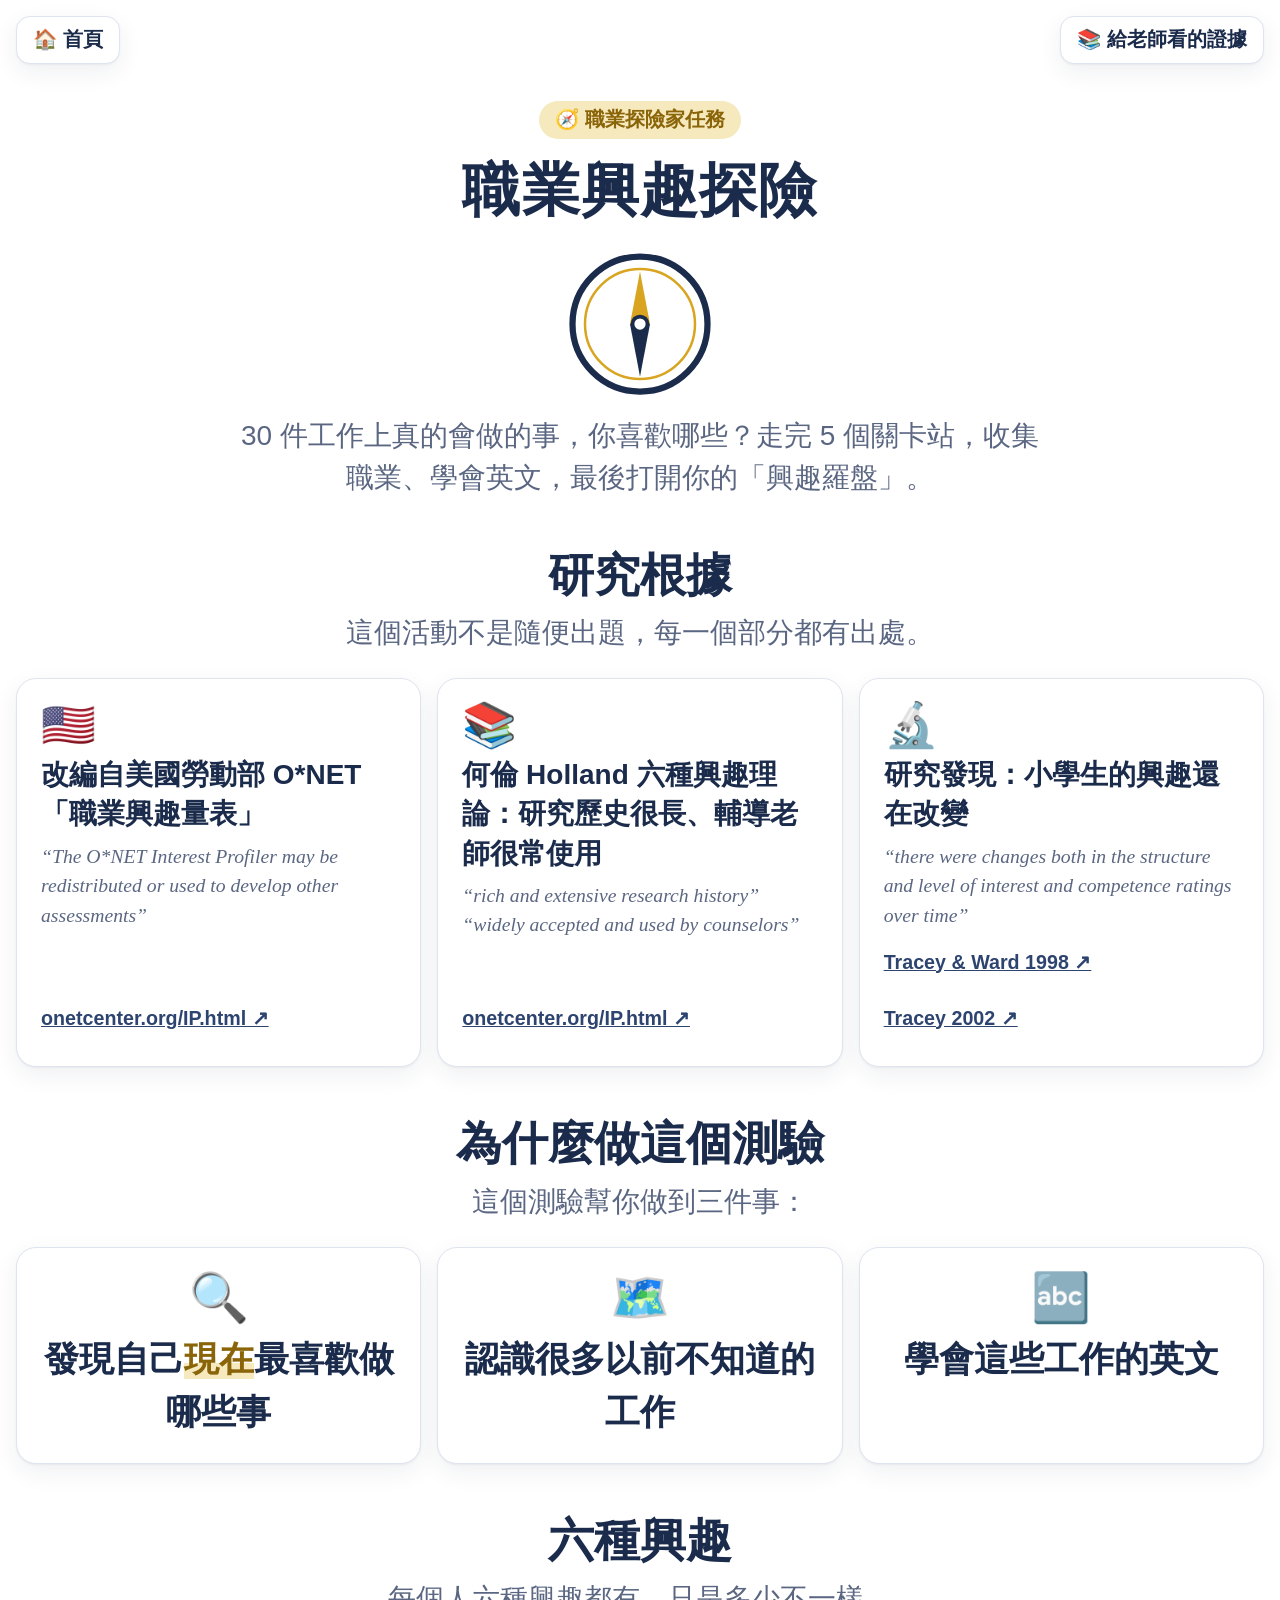
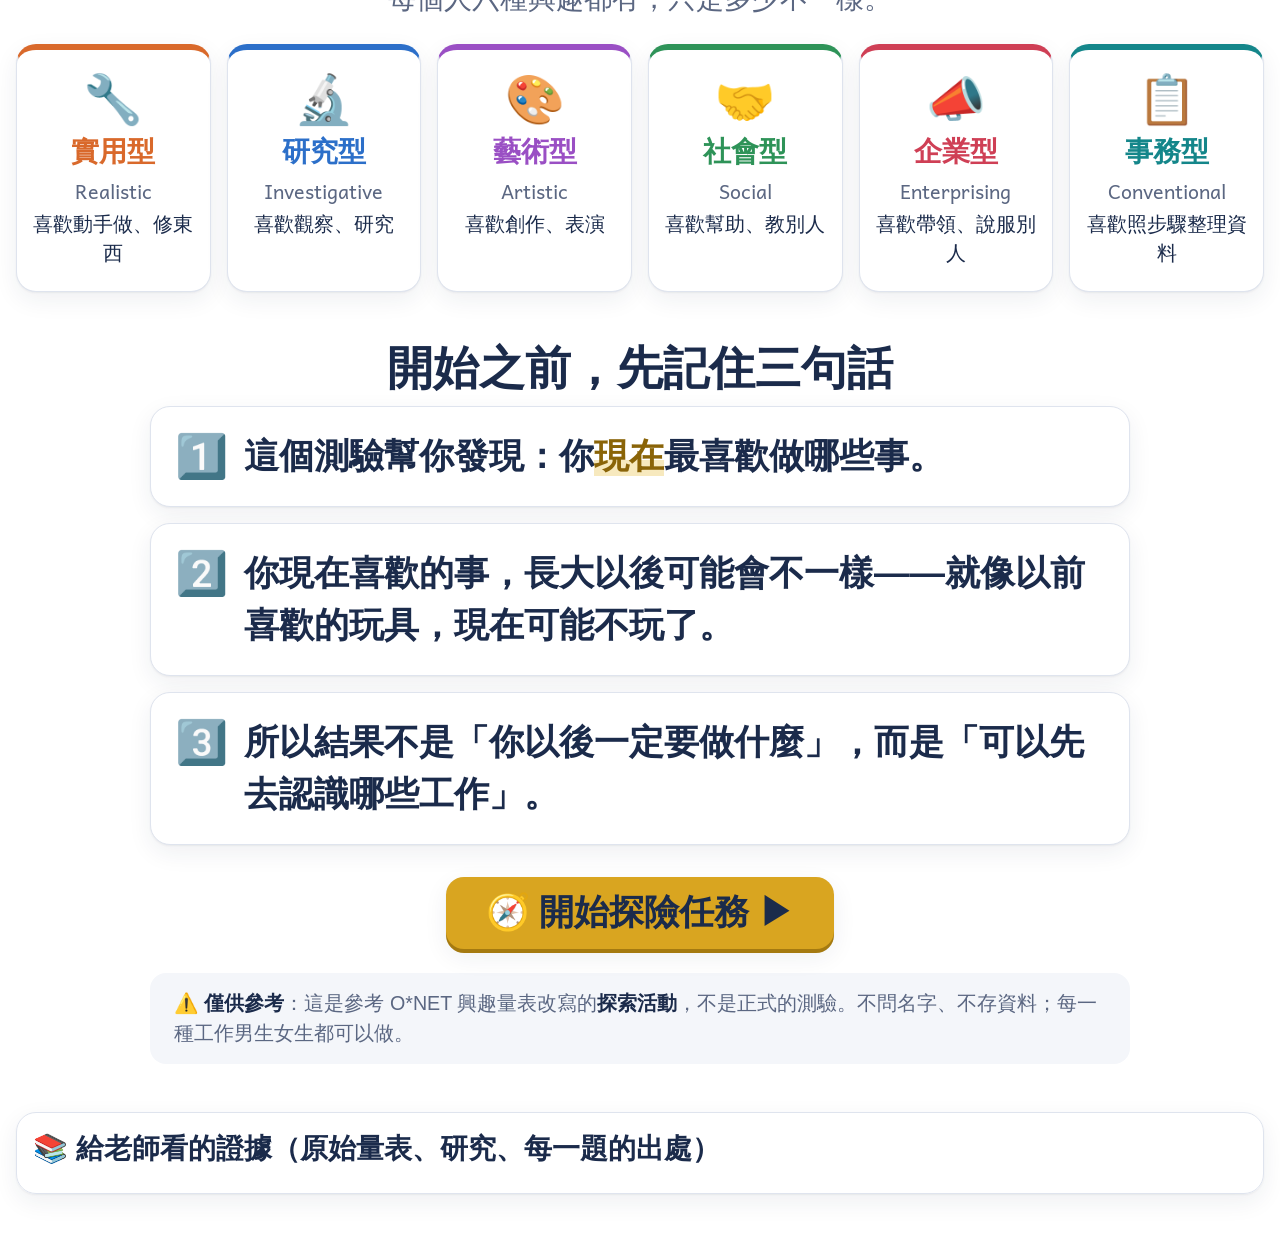
<file: quiz.html>
<!DOCTYPE html>
<html lang="zh-Hant-TW">
<head>
<meta charset="UTF-8">
<meta name="viewport" content="width=device-width, initial-scale=1">
<title>職業興趣探險</title>
<style>
/* 英文不合字（2026/10/9）：Andika 會把 fi、ffi 合成一個字，紅色的 i 就變黑色 */
*{font-variant-ligatures:none;font-feature-settings:"liga" 0,"clig" 0}
@font-face{font-family:'AndikaEmbed';src:url([data-uri]) format('woff2');font-display:block}
:root{--navy:#1B2B4B;--navy2:#2E4470;--soft:#5B6782;--line:#DFE4EE;--tint:#F4F6FA;--gold:#D9A520;--gold2:#F7E9BE;--goldt:#8A6408;--vow:#D7362F;--sil:#8C93A3;
--r:20px;--sh:0 1px 2px rgba(27,43,75,.06),0 8px 24px rgba(27,43,75,.07);
--t1:clamp(30px,calc(18px + 2.2vw),52px);--t2:clamp(20px,calc(14px + 1.1vw),28px);--t3:clamp(16px,calc(12px + .6vw),20px);--big:clamp(24px,calc(15px + 1.6vw),38px)}
*{box-sizing:border-box}
html{scroll-behavior:smooth}
body{margin:0;background:#fff;color:var(--navy);font-family:"PingFang TC","Noto Sans TC","Microsoft JhengHei",sans-serif;font-size:var(--t2);line-height:1.5;-webkit-text-size-adjust:100%;overflow-x:hidden}
.en,.dce,.rve,.copt b{font-family:'AndikaEmbed',"PingFang TC","Noto Sans TC",sans-serif}
button{font-family:inherit;color:inherit;font-size:inherit}
a{color:var(--navy2)}
.app{max-width:1600px;margin:0 auto;padding:8px 16px 48px}
.lv{color:var(--vow)}.lg{color:var(--sil);background:#ECEEF2;border-radius:6px;padding:0 2px}.sp{display:inline-block;width:.32em}
/* 上方 */
.top{display:flex;justify-content:space-between;align-items:center;gap:8px;min-height:64px}
.homeln,.evln{display:inline-flex;align-items:center;gap:8px;min-height:48px;padding:0 16px;border-radius:14px;border:1px solid var(--line);background:#fff;color:var(--navy);font-size:var(--t3);font-weight:700;text-decoration:none;box-shadow:var(--sh)}
.dexc{display:none;align-items:center;gap:8px;min-height:48px;padding:0 16px;border-radius:14px;background:var(--navy);color:#fff;font-size:var(--t3);font-weight:700}
.dexc b{color:var(--gold);font-size:1.2em}
.dexc.bump{animation:bump .5s;transform-origin:right center}
@keyframes bump{40%{transform:scale(1.18)}}
body[data-s=quiz] .dexc,body[data-s=mid] .dexc,body[data-s=chal] .dexc,body[data-s=refl] .dexc{display:inline-flex}
body[data-s=quiz] .evln,body[data-s=mid] .evln,body[data-s=chal] .evln,body[data-s=refl] .evln,body[data-s=mission] .evln{display:none}
body:not([data-s=start]):not([data-s=res]) #ev{display:none}
/* 共用 */
.scr{display:none}.scr.on{display:block;animation:fadein .4s ease}
@keyframes fadein{from{opacity:0;transform:translateY(8px)}to{opacity:1;transform:none}}
.card{background:#fff;border:1px solid var(--line);border-radius:var(--r);box-shadow:var(--sh)}
.sec{margin:48px 0 0}
.sec>h2,.h2{font-size:var(--t1);line-height:1.25;margin:0 0 8px;text-align:center}
.sec>.one,.one{font-size:var(--t2);color:var(--soft);text-align:center;margin:0 0 24px}
.cap{font-size:var(--t3);color:var(--soft)}
.go{display:inline-flex;align-items:center;justify-content:center;gap:8px;min-height:72px;padding:8px 40px;border-radius:18px;border:0;background:var(--navy);color:#fff;font-size:var(--big);font-weight:700;cursor:pointer;box-shadow:0 4px 0 #0E1A31,var(--sh);-webkit-tap-highlight-color:transparent;text-decoration:none}
.go:active{transform:translateY(3px);box-shadow:0 1px 0 #0E1A31}
.go:disabled{background:#B7BFCF;box-shadow:none;cursor:default}
.go.gold{background:var(--gold);color:var(--navy);box-shadow:0 4px 0 #A57A10,var(--sh)}
.ghost{display:inline-flex;align-items:center;justify-content:center;gap:8px;min-height:64px;padding:8px 24px;border-radius:18px;border:2px solid var(--navy);background:#fff;color:var(--navy);font-size:var(--t2);font-weight:700;cursor:pointer;text-decoration:none}
.ghost:disabled{opacity:.3;cursor:default}
.b48{min-width:48px;min-height:48px;padding:0 12px;border-radius:14px;border:1px solid var(--line);background:#fff;font-size:var(--t3);font-weight:700;cursor:pointer;-webkit-tap-highlight-color:transparent}
.b48:active{transform:scale(.95)}
.chip{display:inline-flex;align-items:center;gap:4px;padding:2px 12px;border-radius:999px;background:var(--b);color:var(--c);font-weight:700;font-size:var(--t3);white-space:nowrap}
/* 開場 */
.hero{text-align:center;padding:24px 0 0}
.hero h1{font-size:clamp(36px,calc(20px + 3vw),64px);margin:0;line-height:1.2;letter-spacing:.02em}
.hero .kick{display:inline-block;font-size:var(--t3);font-weight:700;color:var(--goldt);background:var(--gold2);border-radius:999px;padding:4px 16px;margin-bottom:16px}
.hero p{font-size:var(--t2);color:var(--soft);margin:16px auto 0;max-width:820px}
.compass0{width:clamp(96px,14vw,150px);height:auto;display:block;margin:24px auto 0}
.compass0 .ndl{transform-origin:60px 60px;animation:swing 4s ease-in-out infinite}
@keyframes swing{0%,100%{transform:rotate(-14deg)}50%{transform:rotate(14deg)}}
.g3{display:grid;grid-template-columns:repeat(3,minmax(0,1fr));gap:16px}
.rc{padding:24px;display:flex;flex-direction:column;gap:8px}
.rc .ri{font-size:44px;line-height:1}
.rc h3{margin:0;font-size:var(--t2);line-height:1.4}
.rc q{display:block;quotes:none;font-family:Georgia,serif;font-style:italic;color:var(--soft);font-size:var(--t3)}
.rc a{display:inline-flex;align-items:center;min-height:48px;font-size:var(--t3);font-weight:700;margin-top:auto}
.why{display:grid;grid-template-columns:repeat(3,minmax(0,1fr));gap:16px;counter-reset:w}
.why div{padding:24px;text-align:center}
.why b{display:block;font-size:48px;line-height:1.1;margin-bottom:8px}
.why div{font-size:var(--big);font-weight:700}
.nowx{font-style:normal;color:var(--goldt);background:linear-gradient(transparent 60%,var(--gold2) 60%)}
.g6{display:grid;grid-template-columns:repeat(6,minmax(0,1fr));gap:16px}
.tc{padding:24px 8px;text-align:center;border-top:6px solid var(--c);display:flex;flex-direction:column;align-items:center;gap:4px}
.tc .ti{font-size:48px;line-height:1.1}
.tc .tf{font-size:var(--t2);font-weight:700;color:var(--c)}
.tc .te{font-family:'AndikaEmbed',sans-serif;font-size:var(--t3);color:var(--soft)}
.tc .td{font-size:var(--t3);line-height:1.45}
.three{max-width:980px;margin:0 auto;display:flex;flex-direction:column;gap:16px}
.three div{display:flex;gap:16px;align-items:flex-start;padding:24px;font-size:var(--big);font-weight:700;line-height:1.45}
.three span{flex:none;font-size:1.2em;line-height:1.2}
.three em{font-style:normal;color:var(--goldt);background:linear-gradient(transparent 60%,var(--gold2) 60%)}
.startbar{text-align:center;margin:32px 0 0}
.note{max-width:980px;margin:24px auto 0;padding:16px 24px;border-radius:16px;background:var(--tint);font-size:var(--t3);color:var(--soft);text-align:left}
.note b{color:var(--navy)}
/* 地圖 */
.map{position:relative;max-width:1000px;margin:0 auto;padding:16px;background:linear-gradient(#FBF6E8,#F6EED6);border:1px solid #E9DDB8;border-radius:var(--r);box-shadow:var(--sh)}
.map svg{display:block;width:100%;height:auto}
.map.unfold{animation:unfold 1s cubic-bezier(.2,1,.3,1) both}
@keyframes unfold{from{transform:perspective(900px) rotateX(70deg) scaleY(.2);opacity:0}to{transform:none;opacity:1}}
.route{fill:none;stroke:var(--navy2);stroke-width:6;stroke-dasharray:14 12;stroke-linecap:round}
.st circle{fill:#fff;stroke:var(--navy);stroke-width:5}
.st text{font-size:30px;font-weight:700;fill:var(--navy);text-anchor:middle;font-family:"PingFang TC","Noto Sans TC",sans-serif}
.st.lit circle{fill:var(--gold);stroke:#A57A10}
.st.pop{animation:spop .5s cubic-bezier(.3,1.7,.5,1) both}
@keyframes spop{from{transform:scale(0)}}
.st{transform-box:fill-box;transform-origin:center}
.mis{text-align:center}
.mis .cmp{width:clamp(72px,11vh,140px);display:block;margin:8px auto}
.mis .map{max-width:min(1000px,100vh);padding:8px 16px}
.mis .brief p{margin:0}
.mis .h2{font-size:var(--t2);font-weight:700;margin:0 0 8px}
.mis .cmp .ndl{transform-origin:60px 60px;animation:locate 1.6s cubic-bezier(.2,.9,.3,1) both}
@keyframes locate{0%{transform:rotate(0)}80%{transform:rotate(1060deg)}100%{transform:rotate(1080deg)}}
.mis .brief{max-width:1000px;margin:16px auto 0;padding:16px 24px;text-align:left;display:grid;grid-template-columns:repeat(2,minmax(0,1fr));gap:8px 24px;font-size:var(--t3)}
@media (max-width:720px){.mis .brief{grid-template-columns:minmax(0,1fr)}}
.mis .startbar{margin-top:16px}
.mis .brief div{display:flex;gap:12px;align-items:flex-start}
.mis .brief span{flex:none;font-size:1.3em;line-height:1.2}
.hide0{opacity:0}
.show1{animation:fadein .5s ease both}
/* 題目 */
.strip{display:flex;align-items:center;gap:8px;margin:0 0 16px}
.rail{position:relative;flex:1;height:48px}
.rail::before{content:'';position:absolute;left:12px;right:12px;top:50%;border-top:4px dashed #B9C2D3}
.rail .fill{position:absolute;left:12px;top:50%;height:4px;margin-top:-2px;background:var(--gold);border-radius:2px;transition:width .5s}
.rail .sn{position:absolute;top:50%;width:32px;height:32px;margin:-16px 0 0 -16px;border-radius:50%;background:#fff;border:3px solid var(--navy);font-size:16px;font-weight:700;display:flex;align-items:center;justify-content:center}
.rail .sn.lit{background:var(--gold);border-color:#A57A10}
.rail .ship{position:absolute;top:50%;font-size:32px;line-height:1;transform:translate(-50%,-78%);transition:left .5s cubic-bezier(.3,1.3,.5,1)}
.rail .goal{position:absolute;right:-8px;top:50%;transform:translateY(-50%);font-size:28px}
.pn{font-size:var(--t3);font-weight:700;white-space:nowrap;color:var(--soft)}
.qwrap{display:grid;grid-template-columns:minmax(0,1fr);gap:16px}
.qc{padding:clamp(12px,2.2vh,32px) clamp(12px,2.4vw,32px);text-align:center}
.qc.in{animation:slidein .45s cubic-bezier(.2,1.2,.4,1)}
@keyframes slidein{from{opacity:0;transform:translateX(48px)}to{opacity:1;transform:none}}
.qlv{display:inline-block;font-size:var(--t3);font-weight:700;color:var(--goldt);background:var(--gold2);border-radius:999px;padding:2px 16px}
.qi{font-size:clamp(52px,min(10vw,10vh),112px);line-height:1.15;margin:8px 0 0}
.qz{font-size:clamp(23px,min(3.6vw,4.6vh),46px);font-weight:700;line-height:1.35;min-height:2.7em;display:flex;align-items:center;justify-content:center}
.qa{font-size:var(--t3);color:var(--soft);margin:0 0 8px}
.faces{display:grid;grid-template-columns:repeat(5,minmax(0,1fr));gap:clamp(4px,1vw,16px)}
.fc{display:flex;flex-direction:column;align-items:center;justify-content:center;gap:2px;min-height:clamp(80px,min(12vw,15vh),160px);border-radius:18px;border:2px solid var(--line);background:#fff;cursor:pointer;-webkit-tap-highlight-color:transparent;transition:transform .12s,border-color .12s,background .12s;padding:4px 2px}
.fc b{font-size:clamp(34px,min(5.6vw,6.4vh),68px);line-height:1.1}
.fc span{font-size:var(--t3);font-weight:700;white-space:nowrap}
.fc:active{transform:scale(.94)}
.fc.sel{border-color:var(--gold);background:#FFF8E3;box-shadow:0 0 0 3px var(--gold2);animation:pop .35s}
@keyframes pop{40%{transform:scale(1.1)}}
.flip{perspective:1400px;min-height:clamp(120px,17vh,190px)}
.flip .in{position:relative;width:100%;height:100%;min-height:inherit;transition:transform .7s cubic-bezier(.3,1.25,.5,1);transform-style:preserve-3d}
.flip.on .in{transform:rotateY(180deg)}
.flip.now .in{transition:none}
.face{position:absolute;inset:0;backface-visibility:hidden;-webkit-backface-visibility:hidden;border-radius:var(--r);display:flex;align-items:center;justify-content:center;gap:16px;padding:12px 16px}
.front{background:repeating-linear-gradient(45deg,var(--navy) 0 18px,var(--navy2) 18px 36px);color:#fff;flex-direction:column;gap:4px;border:3px solid var(--gold)}
.front b{font-size:clamp(36px,6vh,60px);line-height:1}
.front span{font-size:var(--t3);font-weight:700}
.back{transform:rotateY(180deg);background:#fff;border:3px solid var(--gold);box-shadow:var(--sh)}
.rvi{font-size:clamp(44px,8vh,84px);line-height:1}
.rvt{display:flex;flex-direction:column;align-items:flex-start;gap:4px;min-width:0}
.rve{font-size:clamp(30px,min(4.4vw,6vh),56px);font-weight:700;line-height:1.1;letter-spacing:.02em}
.rvz{font-size:var(--t3);color:var(--soft)}
.rvs{min-height:48px;padding:0 16px;border-radius:14px;border:2px solid var(--navy);background:#fff;font-size:var(--t3);font-weight:700;cursor:pointer}
.nav{display:flex;justify-content:space-between;gap:16px;margin-top:16px}
#back{border-width:3px}
#next{min-width:min(50%,360px)}
.fly{position:fixed;z-index:30;pointer-events:none;font-size:56px;line-height:1}
@media (min-width:900px) and (min-aspect-ratio:1/1){
 .qwrap{grid-template-columns:minmax(0,1.55fr) minmax(0,1fr)}
 .flip{min-height:0}
 .face{flex-direction:column;gap:8px;text-align:center}
 .rvt{align-items:center}
}
/* 關卡、挑戰、反思 */
.cen{text-align:center}
.medal{font-size:clamp(88px,14vw,150px);line-height:1.1;animation:tpop .8s cubic-bezier(.3,1.7,.5,1)}
@keyframes tpop{0%{transform:scale(.2) rotate(-30deg)}100%{transform:none}}
.mt{font-size:var(--t1);font-weight:700;margin:8px 0}
.ms{font-size:var(--t2);color:var(--soft);margin:0 0 24px}
.cq{font-size:var(--t1);font-weight:700;margin:8px 0}
.chn{font-size:var(--t3);color:var(--soft)}
.bigsay{min-width:120px;min-height:120px;border-radius:50%;border:0;background:var(--navy);color:#fff;font-size:56px;cursor:pointer;box-shadow:0 0 0 8px var(--gold2);margin:16px 0}
.bigsay.ring{animation:ring 1s ease}
@keyframes ring{30%{box-shadow:0 0 0 20px var(--gold2)}}
.copts{display:grid;grid-template-columns:repeat(3,minmax(0,1fr));gap:16px;max-width:900px;margin:0 auto}
.copt{display:flex;flex-direction:column;align-items:center;justify-content:center;gap:4px;min-height:clamp(120px,18vh,170px);border-radius:var(--r);border:2px solid var(--line);background:#fff;box-shadow:var(--sh);cursor:pointer;padding:8px;-webkit-tap-highlight-color:transparent}
.copt i{font-style:normal;font-size:clamp(44px,7vh,68px);line-height:1.1}
.copt span{font-size:var(--t3);font-weight:700}
.copt.ok{border-color:#2E9358;background:#E9F7EE;animation:pop .4s}
.copt.no{border-color:#CF3F55;background:#FBE8EB;animation:shake .4s}
.copt.ans{border-color:#2E9358;box-shadow:0 0 0 4px #BFE6CC}
.copt[disabled]{cursor:default}
@keyframes shake{25%{transform:translateX(-8px)}75%{transform:translateX(8px)}}
.cfb{min-height:56px;font-size:var(--t2);font-weight:700;margin:16px 0 0}
.cfb .w{display:block;font-family:'AndikaEmbed',sans-serif;font-size:var(--big)}
.cnote{font-size:var(--t3);color:var(--soft);margin:16px 0 0}
.rlist{max-width:900px;margin:0 auto 24px;display:grid;grid-template-columns:repeat(2,minmax(0,1fr));gap:8px;text-align:left}
.rlist div{padding:12px 16px;display:flex;gap:12px;align-items:center;font-size:var(--t3)}
.rlist span{font-size:36px;line-height:1}
.think{max-width:900px;margin:0 auto 24px;padding:24px;font-size:var(--big);font-weight:700;border:2px dashed var(--gold);background:#FFFBEF}
.think small{display:block;font-size:var(--t3);font-weight:400;color:var(--soft)}
.fx{position:fixed;inset:0;pointer-events:none;overflow:hidden;z-index:40}
.fx i{position:absolute;top:-30px;width:12px;height:18px;border-radius:3px;animation:fall 1.8s ease-in forwards}
@keyframes fall{to{transform:translateY(110vh) rotate(540deg)}}
#mid .map{max-width:min(1000px,88vh)}
.strip{padding-left:12px}
@media (max-height:860px){
 .medal{font-size:clamp(64px,11vh,110px)}
 .mt{margin:0}.ms{margin:0 0 12px}
 #mid .map{max-width:min(1000px,72vh);padding:8px}
 #mid .startbar,#refl .startbar{margin-top:16px}
 .bigsay{min-width:88px;min-height:88px;font-size:40px;margin:8px 0}
 .cq{font-size:var(--t2);margin:4px 0}
 .copt{min-height:clamp(96px,14vh,140px)}
 .copt i{font-size:clamp(40px,6vh,60px)}
 .cfb{margin-top:8px}
 .rlist div{padding:8px 16px}
 .think{padding:16px 24px;margin-bottom:16px}
}
#chal-s{overflow:hidden}
/* 結果 */
.warn{max-width:1100px;margin:8px auto 0;padding:16px 24px;border-radius:16px;background:var(--gold2);border:1px solid #E8D18A;font-size:var(--t2)}
.warn b{color:var(--goldt)}
.cbox{display:grid;grid-template-columns:minmax(0,1fr) minmax(0,1fr);gap:24px;align-items:center;padding:24px}
.cmpr{width:100%;max-width:480px;margin:0 auto;display:block}
.cmpr .ndl{transform-origin:200px 200px;transition:transform 2.4s cubic-bezier(.15,.9,.25,1)}
.cmpr .shape{transform-origin:200px 200px;transform:scale(0);transition:transform 1.2s cubic-bezier(.2,1.3,.4,1)}
.cmpr.grow .shape{transform:scale(1)}
.cmpr .ti{transition:transform .4s}
.cmpr .glow{opacity:0;transition:opacity .6s}
.cmpr.grow .glow{opacity:1}
.tag{text-align:center;font-size:var(--t2);font-weight:700;color:var(--goldt);margin:16px 0 0}
.bars{display:flex;flex-direction:column;gap:12px}
.bar{display:grid;grid-template-columns:minmax(0,1fr) auto;gap:4px 8px;align-items:center;font-size:var(--t2);font-weight:700}
.bar small{font-family:'AndikaEmbed',sans-serif;font-size:var(--t3);color:var(--soft);font-weight:400}
.bt{height:20px;border-radius:10px;background:var(--tint);overflow:hidden;grid-column:1/-1}
.bt i{display:block;height:100%;width:0;border-radius:10px;transition:width 1.2s ease}
.say1x{text-align:center;font-size:var(--t1);font-weight:700;line-height:1.4;margin:32px 0 8px}
.sub{text-align:center;font-size:var(--t2);color:var(--soft);margin:0 0 16px}
.tg{border-radius:var(--r);padding:24px;margin-top:16px;background:var(--b);border:1px solid var(--line)}
.tg h3{margin:0 0 4px;font-size:var(--t1);color:var(--c)}
.tg h3 small{font-family:'AndikaEmbed',sans-serif;font-size:var(--t3);color:var(--soft);font-weight:400}
.tg p{margin:0 0 16px}
.jg{display:grid;grid-template-columns:repeat(auto-fill,minmax(176px,1fr));gap:12px}
.jt{display:flex;flex-direction:column;align-items:center;justify-content:center;gap:2px;min-height:148px;padding:12px 8px;border-radius:16px;background:#fff;border:1px solid var(--line);box-shadow:var(--sh);text-align:center;cursor:pointer;opacity:0;transform:scale(.7);transition:transform .35s cubic-bezier(.3,1.6,.5,1),opacity .35s}
.jt.on,details[open] .jt{opacity:1;transform:none}
.jt .ji{font-size:44px;line-height:1.15}.jt .je{font-size:var(--t2);font-weight:700;line-height:1.2}.jt .jz{font-size:var(--t3);color:var(--soft)}
details.tg summary{cursor:pointer;list-style:none;min-height:56px;display:flex;align-items:center;gap:8px;font-size:var(--t2);font-weight:700;color:var(--c)}
details.tg summary::-webkit-details-marker{display:none}
details.tg summary::after{content:'▼';font-size:16px;margin-left:auto;color:var(--soft)}
details.tg[open] summary::after{content:'▲'}
details.tg summary small{font-family:'AndikaEmbed',sans-serif;font-size:var(--t3);font-weight:400;color:var(--soft)}
.again{display:flex;justify-content:center;gap:16px;flex-wrap:wrap;margin:48px 0 8px}
/* 職業圖鑑 */
.demo{display:grid;grid-template-columns:minmax(0,1.3fr) auto minmax(0,1fr);gap:16px;align-items:center;padding:24px;margin:0 0 24px}
.demo .dh{grid-column:1/-1;margin:0;font-size:var(--t2);font-weight:700}
.dbar{display:grid;grid-template-columns:7.5em minmax(0,1fr) 3em;gap:8px;align-items:center;font-size:var(--t3);margin:4px 0}
.dbar i{display:block;height:16px;border-radius:8px;background:var(--c);width:0;transition:width 1s ease}
.demo.go .dbar i{width:calc(var(--w) * 1%)}
.dbar.max{font-weight:700}
.demo.go .dbar.max i{box-shadow:0 0 0 3px var(--gold2);animation:glow 1s 1.1s 2}
@keyframes glow{50%{box-shadow:0 0 0 6px var(--gold)}}
.darr{font-size:40px;color:var(--gold)}
.dcol{border-radius:16px;border:2px solid var(--c);background:var(--b);padding:12px;text-align:center;min-height:150px;position:relative}
.dcol b{display:block;color:var(--c)}
.dchip{display:inline-flex;align-items:center;gap:4px;margin-top:8px;padding:4px 12px;border-radius:12px;background:#fff;border:1px solid var(--line);font-family:'AndikaEmbed',sans-serif;font-weight:700;opacity:0}
.demo.go .dchip{animation:flyin 1s 1.8s cubic-bezier(.3,1.3,.5,1) both}
@keyframes flyin{from{opacity:0;transform:translateX(-160px) scale(.6)}to{opacity:1;transform:none}}
.demo .rp{grid-column:1/-1;justify-self:start}
.dex{display:grid;grid-template-columns:repeat(6,minmax(0,1fr));gap:12px;align-items:start}
.dcolh{position:relative;border-radius:16px 16px 0 0;background:var(--c);color:#fff;text-align:center;padding:12px 4px}
.dcolh b{display:block;font-size:var(--t2)}
.dcolh small{font-family:'AndikaEmbed',sans-serif;font-size:var(--t3);opacity:.9}
.dcolb{display:flex;flex-direction:column;gap:12px;padding:12px 0 0}
.dc{position:relative;display:flex;flex-direction:column;align-items:center;gap:4px;padding:12px 8px;border-radius:16px;background:#fff;border:1px solid var(--line);border-top:4px solid var(--c);box-shadow:var(--sh);text-align:center;cursor:pointer;-webkit-tap-highlight-color:transparent}
.dc:active{transform:scale(.97)}
.dci{font-size:44px;line-height:1.1}
.dce{font-size:clamp(18px,calc(12px + .55vw),24px);font-weight:700;line-height:1.2}
.dcz{font-size:var(--t3);color:var(--soft)}
.dcb{display:flex;gap:8px;justify-content:center;margin-top:4px}
.tie{position:absolute;left:8px;top:8px;font-size:16px;font-weight:700;color:var(--goldt);background:var(--gold2);border-radius:8px;padding:0 8px}
.got{position:absolute;right:8px;top:8px;font-size:16px;display:none}
.dc.un .got{display:block}
.how{margin:24px 0 0;padding:24px;border-radius:var(--r);background:var(--tint);font-size:var(--t2)}
.how ol{margin:8px 0;padding-left:1.6em}.how li{margin:4px 0}
.how a{display:inline-flex;align-items:center;min-height:48px;font-size:var(--t3);font-weight:700}
.dexn{text-align:center;font-size:var(--t3);color:var(--soft);margin:16px 0 0}
/* 興趣成分＋音節（打開職業卡） */
#sheet{position:fixed;inset:0;z-index:50;display:none;background:rgba(27,43,75,.55);padding:16px;overflow-y:auto;-webkit-overflow-scrolling:touch}
#sheet.on{display:block;animation:fadein .25s}
.panel{position:relative;max-width:900px;margin:16px auto;background:#fff;border-radius:24px;padding:24px;box-shadow:0 24px 64px rgba(0,0,0,.25)}
.x{position:absolute;right:12px;top:12px;width:56px;height:56px;border-radius:50%;border:1px solid var(--line);background:#fff;font-size:24px;cursor:pointer}
.ph{display:flex;align-items:center;gap:16px;padding-right:56px;flex-wrap:wrap}
.ph .pi{font-size:72px;line-height:1}
.ph .pe{font-family:'AndikaEmbed',sans-serif;font-size:var(--t1);font-weight:700;line-height:1.1}
.ph .pz{font-size:var(--t2);color:var(--soft)}
.hows{margin:0 0 16px}.hows summary{cursor:pointer;min-height:48px;display:flex;align-items:center;font-size:var(--t3);font-weight:700}.hows .how{margin:0;padding:16px;font-size:var(--t3)}
.pexp{margin:16px 0;padding:16px;border-radius:16px;background:var(--tint);font-size:var(--t3)}
.pbars{display:flex;flex-direction:column;gap:8px}
.pb{display:grid;grid-template-columns:2.2em 8.2em minmax(0,1fr) 3.2em;gap:8px;align-items:center;font-size:var(--t2);opacity:0;transform:translateX(-12px);transition:opacity .3s,transform .3s}
.pb.on{opacity:1;transform:none}
.pb .md{font-size:1.2em;text-align:center}
.pb .pn2{font-weight:700;color:var(--c);white-space:nowrap}
.pb .pt{height:22px;border-radius:11px;background:var(--tint);overflow:hidden}
.pb .pt i{display:block;height:100%;width:0;background:var(--c);border-radius:11px;transition:width .9s cubic-bezier(.3,1,.4,1)}
.pb .pv{text-align:right;font-weight:700}
.psay{margin:16px 0 0;font-size:var(--t2);font-weight:700;line-height:1.5}
.pnote{margin:8px 0 0;font-size:var(--t3);color:var(--soft)}
.pnote a{display:inline-flex;align-items:center;min-height:48px}
.pfun{margin:16px 0 0;padding:16px;border-radius:16px;border:1px dashed var(--gold);background:#FFFBEF;font-size:var(--t3)}
.syls{margin:24px 0 0;padding:24px 0 0;border-top:1px solid var(--line)}
.syls h3{margin:0 0 16px;font-size:var(--t2)}
.plink{display:flex;gap:12px;flex-wrap:wrap;margin:24px 0 0}
/* 給老師看的證據 */
#ev{margin-top:48px;border:1px solid var(--line);border-radius:var(--r);padding:8px 16px 16px;box-shadow:var(--sh)}
#ev>summary{cursor:pointer;min-height:56px;display:flex;align-items:center;font-size:var(--t2);font-weight:700}
#ev h4{font-size:20px;margin:24px 0 8px}
#ev p,#ev li{font-size:17px;line-height:1.7}
.tw{overflow-x:auto;-webkit-overflow-scrolling:touch}
#ev table{border-collapse:collapse;font-size:16px;line-height:1.5;min-width:640px;width:100%}
#ev th,#ev td{border:1px solid var(--line);padding:8px;vertical-align:top;text-align:left}
#ev th{background:var(--tint)}
#ev small{font-size:16px;color:var(--soft)}
@media (max-width:999px){
 .g6{grid-template-columns:repeat(3,minmax(0,1fr))}
 .dex{grid-template-columns:repeat(3,minmax(0,1fr))}
}
@media (max-width:720px){
 .g3,.why{grid-template-columns:minmax(0,1fr)}
 .why div{display:flex;gap:16px;align-items:center;text-align:left;padding:16px}
 .why b{margin:0;font-size:40px}
 .rc{padding:16px}
 .cbox{grid-template-columns:minmax(0,1fr);padding:16px}
 .demo{grid-template-columns:minmax(0,1fr);padding:16px}
 .darr{transform:rotate(90deg);justify-self:center}
 .three div{padding:16px;gap:12px}
}
@media (max-width:600px){
 .app{padding:4px 12px 40px}
 .g6{grid-template-columns:repeat(2,minmax(0,1fr));gap:12px}
 .dex{grid-template-columns:repeat(2,minmax(0,1fr));gap:8px}
 .tc{padding:16px 4px}
 .top{min-height:56px}
 .homeln,.evln,.dexc{padding:0 12px}
 .strip{margin-bottom:8px}
 .qwrap{gap:8px}
 .qc{padding:12px 8px}
 .qi{font-size:48px;margin:0}
 .qz{font-size:22px;min-height:2.8em}
 .qa{margin-bottom:4px}
 .faces{gap:4px}
 .fc{min-height:76px;border-radius:14px}.fc b{font-size:32px}
 .fc span{white-space:normal;font-size:16px;line-height:1.15}
 .flip{min-height:112px}
 .face{padding:8px 12px;gap:12px}
 .rvi{font-size:44px}.rve{font-size:28px}
 .nav{margin-top:8px}
 .go{min-height:60px;padding:8px 20px}
 #quiz .go{font-size:22px}
 .ghost{min-height:60px;padding:8px 16px}
 .copts{grid-template-columns:repeat(2,minmax(0,1fr));gap:8px}
 .bigsay{min-width:72px;min-height:72px;font-size:32px;margin:8px 0;box-shadow:0 0 0 6px var(--gold2)}
 .cq{font-size:20px;margin:0}
 .copt{min-height:84px;padding:4px}.copt i{font-size:36px}
 .cfb{margin-top:8px;min-height:0;font-size:18px}.cfb .w{font-size:24px}
 #chal-s .startbar{margin-top:8px!important}#chal-s .go{min-height:56px}
 .cnote{margin-top:8px}
 .medal{font-size:64px}
 .rlist{gap:4px;margin-bottom:12px}.rlist div{padding:8px;gap:8px;font-size:16px;line-height:1.3}.rlist span{font-size:24px}
 .think{padding:12px 16px;font-size:20px;margin-bottom:12px}
 #refl .mt{font-size:26px}#refl .startbar{margin-top:12px}
 .panel{padding:16px;margin:8px auto}
 .pb{grid-template-columns:1.8em 6.4em minmax(0,1fr) 2.8em;gap:4px;font-size:18px}
 .ph .pi{font-size:56px}
 .dce{font-size:18px}
 .dc{padding:12px 4px}
 .dcolh{padding:8px 2px}
}
@media (min-width:1600px){:root{--t2:32px;--t3:24px;--big:42px;--t1:56px}.rail .sn{width:40px;height:40px;margin:-20px 0 0 -20px;font-size:20px}}
@media (prefers-reduced-motion:reduce){*{animation:none!important;transition:none!important}.fx{display:none}.cmpr .shape{transform:scale(1)}.jt{opacity:1;transform:none}.pb{opacity:1;transform:none}}

.sa{display:flex;flex-direction:column;gap:12px}
.sa-btn{display:flex;gap:12px;flex-wrap:wrap;justify-content:center}
.sa-btn button{min-height:64px;padding:0 24px;border-radius:18px;border:2px solid var(--navy,#1B2B4B);background:#fff;color:var(--navy,#1B2B4B);font-size:var(--t2,22px);font-weight:700;cursor:pointer}
.sa-btn button.on{background:var(--navy,#1B2B4B);color:#fff}
.sa-btn button:active{transform:scale(.96)}
.sa-stage{position:relative;min-height:clamp(170px,26vh,250px);border-radius:18px;background:#F4F6FA;display:flex;align-items:center;justify-content:center;flex-wrap:wrap;gap:0 .7em;padding:56px 12px 24px;overflow:hidden;font-family:'AndikaEmbed',sans-serif;font-weight:700;font-size:clamp(36px,calc(18px + 2.6vw),64px);line-height:1.1;color:#1B2B4B}
.sa-w{display:inline-flex;align-items:flex-end;white-space:nowrap}
.sa-s{position:relative;display:inline-flex;align-items:flex-end;padding:.06em .04em;border-radius:.2em;transition:transform .35s cubic-bezier(.3,1.5,.5,1),filter .3s,background .3s,margin .45s cubic-bezier(.3,1.4,.5,1),box-shadow .3s;transform-origin:50% 80%}
.sa-l{display:inline-block;transition:transform .3s cubic-bezier(.3,1.6,.5,1),text-shadow .3s}
.sa-l.lv{color:#D7362F}.sa-l.lg{color:#8C93A3;background:#E4E7ED;border-radius:6px;padding:0 2px}
.sa-l.vo{transform:translateY(-.12em) scale(1.25);text-shadow:0 0 .35em rgba(255,90,90,.55)}
.sa-n{position:absolute;bottom:100%;left:50%;transform:translate(-50%,-.1em) scale(0);font-family:"PingFang TC","Noto Sans TC",sans-serif;font-size:max(18px,.5em);width:1.6em;height:1.6em;border-radius:50%;background:#D7362F;color:#fff;display:flex;align-items:center;justify-content:center;transition:transform .35s cubic-bezier(.3,1.8,.5,1);pointer-events:none}
.sa-n.on{transform:translate(-50%,-.1em) scale(1)}
.sa-stage.apart .sa-s+.sa-s{margin-left:.38em}
.sa-cut{position:absolute;top:8%;bottom:8%;width:0;border-left:4px dashed #D9A520;transform:scaleY(0);transition:transform .35s;pointer-events:none}
.sa-cut.on{transform:scaleY(1)}
.sa-s.now{transform:scale(1.32);filter:brightness(1.15) saturate(1.3);background:#FFF3C4;box-shadow:0 0 0 .08em #D9A520,0 0 .6em rgba(217,165,32,.7);z-index:2}
.sa-s.dim{opacity:.45}
.sa-stage.all .sa-s{transform:scale(1.12);background:#FFF3C4}
.sa-pop{position:absolute;bottom:100%;left:50%;transform:translateX(-50%);font-size:.7em;pointer-events:none;animation:saPop .7s ease both}
@keyframes saPop{0%{opacity:0;transform:translate(-50%,12px) scale(.4)}45%{opacity:1;transform:translate(-50%,0) scale(1.25)}100%{opacity:0;transform:translate(-50%,-14px) scale(1)}}
.sa-sci{position:absolute;bottom:2px;font-size:.75em;line-height:1;transform:translateX(-50%) rotate(-90deg);transition:left .5s ease;pointer-events:none}
.sa-snip{position:absolute;bottom:.15em;font-family:"PingFang TC",sans-serif;font-size:max(18px,.34em);color:#8A6408;font-weight:700;transform:translateX(-50%);animation:saPop 1s ease both;pointer-events:none}
.sa-train .sa-s{background:#fff;border:3px solid #1B2B4B;border-radius:12px 12px 6px 6px;padding:.08em .18em .04em;margin-left:-3px}
.sa-train .sa-s+.sa-s::before{content:'';position:absolute;right:100%;bottom:.25em;width:.3em;height:4px;background:#1B2B4B}
.sa-train.apart .sa-s+.sa-s::before{opacity:0}
.sa-train .sa-eng{font-size:1.15em;line-height:1;margin-right:.08em;display:inline-block}
.sa-train.go .sa-eng{animation:saChug .5s ease-in-out infinite}
@keyframes saChug{50%{transform:translateY(-.06em) rotate(-3deg)}}
.sa-train .sa-s.now{background:#FFF3C4}
.sa-msg{min-height:2.6em;text-align:center;font-size:var(--t2,22px);font-weight:700;line-height:1.35;color:#1B2B4B}
.sa-msg b{color:#D7362F;font-size:1.25em}
.sa-msg .en{font-family:'AndikaEmbed',sans-serif}
.sa-why{margin:0;padding:16px 20px;border-radius:16px;background:#FFF8E3;border:1px dashed #D9A520;font-size:var(--t3,18px);line-height:1.5;list-style:none;display:flex;flex-direction:column;gap:6px}
.sa-why li{display:flex;gap:10px;align-items:baseline}
.sa-why .k{flex:none;font-family:'AndikaEmbed',sans-serif;font-weight:700;white-space:nowrap}
.sa-why .k i{font-style:normal;color:#D9A520}
.sa-why h4{margin:0 0 4px;font-size:var(--t3,18px)}
@media (prefers-reduced-motion:reduce){.sa-s.now{transform:none}}

</style>
</head>
<body data-s="start">
<main class="app">
<div class="top"><a class="homeln" href="index.html">🏠 首頁</a><a class="evln" href="#ev" id="evgo">📚 給老師看的證據</a><div class="dexc" id="dexc" aria-live="polite">📖 職業圖鑑 <b id="dexn">0</b> / 26</div></div>

<section class="scr on" id="start">
 <div class="hero">
  <span class="kick">🧭 職業探險家任務</span>
  <h1>職業興趣探險</h1>
  <svg class="compass0" viewBox="0 0 120 120" aria-hidden="true"><circle cx="60" cy="60" r="54" fill="#fff" stroke="#1B2B4B" stroke-width="5"/><circle cx="60" cy="60" r="44" fill="none" stroke="#D9A520" stroke-width="2"/><g class="ndl"><polygon points="60,18 68,60 52,60" fill="#D9A520"/><polygon points="60,102 68,60 52,60" fill="#1B2B4B"/></g><circle cx="60" cy="60" r="6" fill="#fff" stroke="#1B2B4B" stroke-width="3"/></svg>
  <p>30 件工作上真的會做的事，你喜歡哪些？走完 5 個關卡站，收集職業、學會英文，最後打開你的「興趣羅盤」。</p>
 </div>

 <section class="sec" aria-labelledby="h-res">
  <h2 id="h-res">研究根據</h2>
  <p class="one">這個活動不是隨便出題，每一個部分都有出處。</p>
  <div class="g3">
   <div class="card rc"><span class="ri">🇺🇸</span><h3>改編自美國勞動部 O*NET「職業興趣量表」</h3><q>“The O*NET Interest Profiler may be redistributed or used to develop other assessments”</q><a href="https://www.onetcenter.org/IP.html" target="_blank" rel="noopener">onetcenter.org/IP.html ↗</a></div>
   <div class="card rc"><span class="ri">📚</span><h3>何倫 Holland 六種興趣理論：研究歷史很長、輔導老師很常使用</h3><q>“rich and extensive research history”<br>“widely accepted and used by counselors”</q><a href="https://www.onetcenter.org/IP.html" target="_blank" rel="noopener">onetcenter.org/IP.html ↗</a></div>
   <div class="card rc"><span class="ri">🔬</span><h3>研究發現：小學生的興趣還在改變</h3><q>“there were changes both in the structure and level of interest and competence ratings over time”</q><a href="https://doi.org/10.1037/0022-0167.45.3.290" target="_blank" rel="noopener">Tracey &amp; Ward 1998 ↗</a><a href="https://doi.org/10.1037/0022-0167.49.2.148" target="_blank" rel="noopener" style="margin-top:0">Tracey 2002 ↗</a></div>
  </div>
 </section>

 <section class="sec" aria-labelledby="h-why">
  <h2 id="h-why">為什麼做這個測驗</h2>
  <p class="one">這個測驗幫你做到三件事：</p>
  <div class="why">
   <div class="card"><b>🔍</b>發現自己<em class="nowx">現在</em>最喜歡做哪些事</div>
   <div class="card"><b>🗺️</b>認識很多以前不知道的工作</div>
   <div class="card"><b>🔤</b>學會這些工作的英文</div>
  </div>
 </section>

 <section class="sec" aria-labelledby="h-six">
  <h2 id="h-six">六種興趣</h2>
  <p class="one">每個人六種興趣都有，只是多少不一樣。</p>
  <div class="g6">
   <div class="card tc" style="--c:#D9692B"><span class="ti">🔧</span><span class="tf">實用型</span><span class="te">Realistic</span><span class="td">喜歡動手做、修東西</span></div>
   <div class="card tc" style="--c:#2C6FC9"><span class="ti">🔬</span><span class="tf">研究型</span><span class="te">Investigative</span><span class="td">喜歡觀察、研究</span></div>
   <div class="card tc" style="--c:#9A4FC4"><span class="ti">🎨</span><span class="tf">藝術型</span><span class="te">Artistic</span><span class="td">喜歡創作、表演</span></div>
   <div class="card tc" style="--c:#2E9358"><span class="ti">🤝</span><span class="tf">社會型</span><span class="te">Social</span><span class="td">喜歡幫助、教別人</span></div>
   <div class="card tc" style="--c:#CF3F55"><span class="ti">📣</span><span class="tf">企業型</span><span class="te">Enterprising</span><span class="td">喜歡帶領、說服別人</span></div>
   <div class="card tc" style="--c:#14868A"><span class="ti">📋</span><span class="tf">事務型</span><span class="te">Conventional</span><span class="td">喜歡照步驟整理資料</span></div>
  </div>
 </section>

 <section class="sec" aria-labelledby="h-three">
  <h2 id="h-three">開始之前，先記住三句話</h2>
  <div class="three">
   <div class="card"><span>1️⃣</span><p style="margin:0">這個測驗幫你發現：你<em>現在</em>最喜歡做哪些事。</p></div>
   <div class="card"><span>2️⃣</span><p style="margin:0">你現在喜歡的事，長大以後可能會不一樣——就像以前喜歡的玩具，現在可能不玩了。</p></div>
   <div class="card"><span>3️⃣</span><p style="margin:0">所以結果不是「你以後一定要做什麼」，而是「可以先去認識哪些工作」。</p></div>
  </div>
  <div class="startbar"><button class="go gold" id="go">🧭 開始探險任務 ▶</button></div>
  <div class="note">⚠️ <b>僅供參考</b>：這是參考 O*NET 興趣量表改寫的<b>探索活動</b>，不是正式的測驗。不問名字、不存資料；每一種工作男生女生都可以做。</div>
 </section>
</section>

<section class="scr mis" id="mission">
 <svg class="cmp" viewBox="0 0 120 120" aria-hidden="true"><circle cx="60" cy="60" r="54" fill="#fff" stroke="#1B2B4B" stroke-width="5"/><text x="60" y="22" text-anchor="middle" font-size="14" font-weight="700" fill="#1B2B4B">N</text><circle cx="60" cy="60" r="44" fill="none" stroke="#D9A520" stroke-width="2"/><g class="ndl"><polygon points="60,18 68,60 52,60" fill="#D9A520"/><polygon points="60,102 68,60 52,60" fill="#1B2B4B"/></g><circle cx="60" cy="60" r="6" fill="#fff" stroke="#1B2B4B" stroke-width="3"/></svg>
 <div class="h2" id="loc">🧭 定位中…</div>
 <div class="map hide0" id="map1"></div>
 <div class="card brief hide0" id="brief">
  <div><span>🏝️</span><p>任務：走完 <b>5 個關卡站</b>，每一站有 6 件工作上會做的事。</p></div>
  <div><span>🔓</span><p>每回答一題，卡片就會翻面，<b>解鎖一個職業</b>，收進你的 📖 職業圖鑑。</p></div>
  <div><span>⚡</span><p>每一站最後有「圖鑑挑戰」：聽英文，找出剛剛解鎖的職業。</p></div>
  <div><span>💗</span><p>沒有對錯，照你<b>現在</b>的感覺選。</p></div>
 </div>
 <div class="startbar hide0" id="sailbar"><button class="go gold" id="sail">⛵ 出發！</button></div>
</section>

<section class="scr" id="quiz" aria-live="polite">
 <div class="strip"><div class="rail" id="rail" aria-hidden="true"><div class="fill" id="fill"></div><span class="sn" style="left:calc(12px + (100% - 24px) * 0.1)">1</span><span class="sn" style="left:calc(12px + (100% - 24px) * 0.30000000000000004)">2</span><span class="sn" style="left:calc(12px + (100% - 24px) * 0.5)">3</span><span class="sn" style="left:calc(12px + (100% - 24px) * 0.7000000000000001)">4</span><span class="sn" style="left:calc(12px + (100% - 24px) * 0.9)">5</span><span class="ship" id="ship">⛵</span></div><span class="pn" id="pn"></span></div>
 <div class="qwrap">
  <div class="card qc" id="qc">
   <span class="qlv" id="lv"></span>
   <div class="qi" id="qi"></div>
   <div class="qz" id="qz"></div>
   <div class="qa">你喜歡做這件事嗎？</div>
   <div class="faces" id="faces">
    <button class="fc" data-v="5" aria-label="好喜歡"><b>😍</b><span>好喜歡</span></button>
    <button class="fc" data-v="4" aria-label="喜歡"><b>🙂</b><span>喜歡</span></button>
    <button class="fc" data-v="3" aria-label="不確定"><b>😐</b><span>不確定</span></button>
    <button class="fc" data-v="2" aria-label="不喜歡"><b>🙁</b><span>不喜歡</span></button>
    <button class="fc" data-v="1" aria-label="很不喜歡"><b>😖</b><span>很不喜歡</span></button>
   </div>
  </div>
  <div class="flip" id="flip">
   <div class="in">
    <div class="face front"><b>🔒</b><span>回答後，翻開一個職業</span></div>
    <div class="face back"><span class="rvi" id="ri"></span><span class="rvt"><span class="rve" id="re"></span><span class="rvz" id="rz"></span><button class="rvs" id="say">🔊 再聽一次</button></span></div>
   </div>
  </div>
 </div>
 <div class="nav"><button class="ghost" id="back">◀ 上一題</button><button class="go" id="next" disabled>下一題 ▶</button></div>
</section>

<section class="scr cen" id="mid">
 <div class="medal">🏅</div>
 <div class="mt" id="mt"></div>
 <div class="ms" id="ms"></div>
 <div class="map" id="map2"></div>
 <div class="startbar"><button class="go gold" id="chal">⚡ 開始圖鑑挑戰 ▶</button></div>
</section>

<section class="scr cen" id="chal-s">
 <div class="chn" id="chn"></div>
 <div class="cq">⚡ 圖鑑挑戰：聽英文，選出正確的職業</div>
 <button class="bigsay" id="csay" aria-label="再聽一次英文">🔊</button>
 <div class="copts" id="copts"></div>
 <div class="cfb" id="cfb" aria-live="polite"></div>
 <div class="startbar" style="margin-top:16px"><button class="go" id="cnext" style="visibility:hidden">下一題 ▶</button></div>
 <p class="cnote">⚡ 圖鑑挑戰只練英文，<b>不算進興趣分數</b>。</p>
</section>

<section class="scr cen" id="refl">
 <div class="mt">💭 想一想</div>
 <div class="ms" id="rscore"></div>
 <div class="card think">剛剛 6 件事，你最喜歡哪一件？為什麼？<small>（不用作答，在心裡想一想，或和旁邊的同學說一說）</small></div>
 <div class="rlist" id="rlist"></div>
 <div class="startbar"><button class="go gold" id="cont">繼續探險 ▶</button></div>
</section>

<section class="scr" id="res">
 <div class="warn">⚠️ <b>僅供參考</b>：這是你<b>今天</b>的興趣，不是你以後一定要做的工作。研究發現，小學生的興趣還會一直改變；喜歡做的事也不等於能力，能力可以慢慢練出來。</div>
 <section class="sec" style="margin-top:32px">
  <h2>🧭 我的興趣羅盤</h2>
  <p class="one">每個人六種興趣都有，只是多少不一樣。</p>
  <div class="card cbox">
   <svg class="cmpr" id="cmpr" viewBox="0 0 400 400" role="img" aria-label="我的興趣羅盤"></svg>
   <div class="bars" id="bars"></div>
  </div>
  <p class="tag">🧭 羅盤告訴你可以先往哪裡探索，不是終點。</p>
 </section>
 <div class="say1x" id="top"></div>
 <p class="sub" id="topsub"></p>
 <div id="tops"></div>
 <section class="sec">
  <h2>其他方向也可以去看看</h2>
  <div id="others"></div>
  <details class="tg" style="--c:var(--navy);--b:var(--tint)" id="extra">
   <summary>🌟 這些職業也可以認識 <small>（還沒有自己的興趣分數）</small></summary>
   <p>美國勞動部替 900 多種工作打了六種興趣的分數，（怎麼打的，看下面「📖 我的職業圖鑑」的說明），但 YouTuber、網紅、內容創作者還沒有自己的一項分數，所以先不分類，不代表它們不好。</p>
   <div class="jg"><a class="jt" href="story.html#w3" data-e="YouTuber"><span class="ji">📹</span><span class="je en">Y<span class="lv">o</span><span class="lv">u</span>T<span class="lv">u</span>b<span class="lv">e</span>r</span><span class="jz">YouTube 創作者</span></a><a class="jt" href="story.html#w10" data-e="content creator"><span class="ji">🎥</span><span class="je en">c<span class="lv">o</span>nt<span class="lv">e</span>nt<span class="sp"> </span>cr<span class="lv">e</span><span class="lv">a</span>t<span class="lv">o</span>r</span><span class="jz">內容創作者</span></a><a class="jt" href="story.html#w16" data-e="influencer"><span class="ji">📣</span><span class="je en"><span class="lv">i</span>nfl<span class="lv">u</span><span class="lv">e</span>nc<span class="lv">e</span>r</span><span class="jz">網紅</span></a></div>
  </details>
 </section>
 <div class="card think" style="margin-top:48px">💬 想一想、說一說
  <small style="font-size:var(--t2);line-height:1.8;color:var(--navy)">1️⃣ 30 件事裡，你最喜歡哪一件？為什麼？<br>2️⃣ 和老師、家人聊聊你的發現。<br>3️⃣ 打開下面的職業圖鑑，學這些職業的英文！</small></div>

 <section class="sec" id="dexs" aria-labelledby="h-dex">
  <h2 id="h-dex">📖 我的職業圖鑑</h2>
  <p class="one">每個職業放在它<b>分數最高</b>的那一欄。點職業卡，看它的「興趣成分」。</p>
  <div class="card demo" id="demo" style="--c:#2E9358;--b:#E5F4EA">
   <p class="dh">例如：老師 teacher 的六種分數</p>
   <div><div class="dbar" style="--c:#D9692B;--w:27"><span>🔧 實用型</span><i></i><span>27</span></div><div class="dbar" style="--c:#2C6FC9;--w:39"><span>🔬 研究型</span><i></i><span>39</span></div><div class="dbar" style="--c:#9A4FC4;--w:48"><span>🎨 藝術型</span><i></i><span>48</span></div><div class="dbar max" style="--c:#2E9358;--w:100"><span>🤝 社會型</span><i></i><span>100</span></div><div class="dbar" style="--c:#CF3F55;--w:26"><span>📣 企業型</span><i></i><span>26</span></div><div class="dbar" style="--c:#14868A;--w:46"><span>📋 事務型</span><i></i><span>46</span></div></div>
   <span class="darr" aria-hidden="true">➜</span>
   <div class="dcol"><b>🤝 社會型</b><span class="cap">最長的是社會型 100</span><br><span class="dchip">🧑‍🏫 teacher</span></div>
   <button class="b48 rp" id="replay">▶ 再看一次</button>
  </div>
  <div class="dex" id="dex">
   <div class="dcolw" style="--c:#D9692B;--b:#FCEEE4"><div class="dcolh"><b>🔧 實用型</b><small>Realistic</small></div><div class="dcolb"><div class="dc" data-e="mechanic" role="button" tabindex="0" aria-label="mechanic 汽車技師：看興趣成分"><span class="got" aria-hidden="true">🔓</span>
<span class="dci">🔧</span><span class="dce">m<span class="lv">e</span>ch<span class="lv">a</span>n<span class="lv">i</span>c</span><span class="dcz">汽車技師</span>
<span class="dcb"><button class="b48 say1" data-e="mechanic" aria-label="聽 mechanic">🔊</button><button class="b48 sylb" data-e="mechanic">音節</button></span></div><div class="dc" data-e="firefighter" role="button" tabindex="0" aria-label="firefighter 消防員：看興趣成分"><span class="got" aria-hidden="true">🔓</span>
<span class="dci">🚒</span><span class="dce">f<span class="lv">i</span>r<span class="lg">e</span>f<span class="lv">i</span><span class="lg">g</span><span class="lg">h</span>t<span class="lv">e</span>r</span><span class="dcz">消防員</span>
<span class="dcb"><button class="b48 say1" data-e="firefighter" aria-label="聽 firefighter">🔊</button><button class="b48 sylb" data-e="firefighter">音節</button></span></div><div class="dc" data-e="mechanical engineer" role="button" tabindex="0" aria-label="mechanical engineer 機械工程師：看興趣成分"><span class="got" aria-hidden="true">🔓</span>
<span class="dci">⚙️</span><span class="dce">m<span class="lv">e</span>ch<span class="lv">a</span>n<span class="lv">i</span>c<span class="lv">a</span>l<span class="sp"> </span><span class="lv">e</span>ng<span class="lv">i</span>n<span class="lv">e</span><span class="lv">e</span>r</span><span class="dcz">機械工程師</span>
<span class="dcb"><button class="b48 say1" data-e="mechanical engineer" aria-label="聽 mechanical engineer">🔊</button><button class="b48 sylb" data-e="mechanical engineer">音節</button></span></div><div class="dc" data-e="baker" role="button" tabindex="0" aria-label="baker 麵包糕點師：看興趣成分"><span class="got" aria-hidden="true">🔓</span>
<span class="dci">🍞</span><span class="dce">b<span class="lv">a</span>k<span class="lv">e</span>r</span><span class="dcz">麵包糕點師</span>
<span class="dcb"><button class="b48 say1" data-e="baker" aria-label="聽 baker">🔊</button><button class="b48 sylb" data-e="baker">音節</button></span></div><div class="dc" data-e="veterinarian" role="button" tabindex="0" aria-label="veterinarian 獸醫：看興趣成分"><span class="tie">同分</span><span class="got" aria-hidden="true">🔓</span>
<span class="dci">🐶</span><span class="dce">v<span class="lv">e</span>t<span class="lv">e</span>r<span class="lv">i</span>n<span class="lv">a</span>r<span class="lv">i</span><span class="lv">a</span>n</span><span class="dcz">獸醫</span>
<span class="dcb"><button class="b48 say1" data-e="veterinarian" aria-label="聽 veterinarian">🔊</button><button class="b48 sylb" data-e="veterinarian">音節</button></span></div><div class="dc" data-e="engineer" role="button" tabindex="0" aria-label="engineer 工程師：看興趣成分"><span class="got" aria-hidden="true">🔓</span>
<span class="dci">👷</span><span class="dce"><span class="lv">e</span>ng<span class="lv">i</span>n<span class="lv">e</span><span class="lv">e</span>r</span><span class="dcz">工程師</span>
<span class="dcb"><button class="b48 say1" data-e="engineer" aria-label="聽 engineer">🔊</button><button class="b48 sylb" data-e="engineer">音節</button></span></div><div class="dc" data-e="computer engineer" role="button" tabindex="0" aria-label="computer engineer 電腦工程師：看興趣成分"><span class="got" aria-hidden="true">🔓</span>
<span class="dci">🖥️</span><span class="dce">c<span class="lv">o</span>mp<span class="lv">u</span>t<span class="lv">e</span>r<span class="sp"> </span><span class="lv">e</span>ng<span class="lv">i</span>n<span class="lv">e</span><span class="lv">e</span>r</span><span class="dcz">電腦工程師</span>
<span class="dcb"><button class="b48 say1" data-e="computer engineer" aria-label="聽 computer engineer">🔊</button><button class="b48 sylb" data-e="computer engineer">音節</button></span></div><div class="dc" data-e="police officer" role="button" tabindex="0" aria-label="police officer 警察：看興趣成分"><span class="got" aria-hidden="true">🔓</span>
<span class="dci">👮</span><span class="dce">p<span class="lv">o</span>l<span class="lv">i</span>c<span class="lg">e</span><span class="sp"> </span><span class="lv">o</span>ff<span class="lv">i</span>c<span class="lv">e</span>r</span><span class="dcz">警察</span>
<span class="dcb"><button class="b48 say1" data-e="police officer" aria-label="聽 police officer">🔊</button><button class="b48 sylb" data-e="police officer">音節</button></span></div><div class="dc" data-e="hairstylist" role="button" tabindex="0" aria-label="hairstylist 髮型師：看興趣成分"><span class="got" aria-hidden="true">🔓</span>
<span class="dci">✂️</span><span class="dce">h<span class="lv">a</span><span class="lv">i</span>rst<span class="lv">y</span>l<span class="lv">i</span>st</span><span class="dcz">髮型師</span>
<span class="dcb"><button class="b48 say1" data-e="hairstylist" aria-label="聽 hairstylist">🔊</button><button class="b48 sylb" data-e="hairstylist">音節</button></span></div><div class="dc" data-e="professional athlete" role="button" tabindex="0" aria-label="professional athlete 職業運動員：看興趣成分"><span class="got" aria-hidden="true">🔓</span>
<span class="dci">🏃</span><span class="dce">pr<span class="lv">o</span>f<span class="lv">e</span>ss<span class="lv">i</span><span class="lv">o</span>n<span class="lv">a</span>l<span class="sp"> </span><span class="lv">a</span>thl<span class="lv">e</span>t<span class="lg">e</span></span><span class="dcz">職業運動員</span>
<span class="dcb"><button class="b48 say1" data-e="professional athlete" aria-label="聽 professional athlete">🔊</button><button class="b48 sylb" data-e="professional athlete">音節</button></span></div><div class="dc" data-e="esports player" role="button" tabindex="0" aria-label="esports player 電競選手：看興趣成分"><span class="got" aria-hidden="true">🔓</span>
<span class="dci">🎮</span><span class="dce"><span class="lv">e</span>sp<span class="lv">o</span>rts<span class="sp"> </span>pl<span class="lv">a</span><span class="lv">y</span><span class="lv">e</span>r</span><span class="dcz">電競選手</span>
<span class="dcb"><button class="b48 say1" data-e="esports player" aria-label="聽 esports player">🔊</button><button class="b48 sylb" data-e="esports player">音節</button></span></div><div class="dc" data-e="architect" role="button" tabindex="0" aria-label="architect 建築師：看興趣成分"><span class="got" aria-hidden="true">🔓</span>
<span class="dci">🏛️</span><span class="dce"><span class="lv">a</span>rch<span class="lv">i</span>t<span class="lv">e</span>ct</span><span class="dcz">建築師</span>
<span class="dcb"><button class="b48 say1" data-e="architect" aria-label="聽 architect">🔊</button><button class="b48 sylb" data-e="architect">音節</button></span></div><div class="dc" data-e="pilot" role="button" tabindex="0" aria-label="pilot 機師：看興趣成分"><span class="tie">同分</span><span class="got" aria-hidden="true">🔓</span>
<span class="dci">✈️</span><span class="dce">p<span class="lv">i</span>l<span class="lv">o</span>t</span><span class="dcz">機師</span>
<span class="dcb"><button class="b48 say1" data-e="pilot" aria-label="聽 pilot">🔊</button><button class="b48 sylb" data-e="pilot">音節</button></span></div></div></div>
   <div class="dcolw" style="--c:#2C6FC9;--b:#E6EFFA"><div class="dcolh"><b>🔬 研究型</b><small>Investigative</small></div><div class="dcolb"><div class="dc" data-e="veterinarian" role="button" tabindex="0" aria-label="veterinarian 獸醫：看興趣成分"><span class="tie">同分</span><span class="got" aria-hidden="true">🔓</span>
<span class="dci">🐶</span><span class="dce">v<span class="lv">e</span>t<span class="lv">e</span>r<span class="lv">i</span>n<span class="lv">a</span>r<span class="lv">i</span><span class="lv">a</span>n</span><span class="dcz">獸醫</span>
<span class="dcb"><button class="b48 say1" data-e="veterinarian" aria-label="聽 veterinarian">🔊</button><button class="b48 sylb" data-e="veterinarian">音節</button></span></div><div class="dc" data-e="game tester" role="button" tabindex="0" aria-label="game tester 遊戲試玩員：看興趣成分"><span class="got" aria-hidden="true">🔓</span>
<span class="dci">🎮</span><span class="dce">g<span class="lv">a</span>m<span class="lg">e</span><span class="sp"> </span>t<span class="lv">e</span>st<span class="lv">e</span>r</span><span class="dcz">遊戲試玩員</span>
<span class="dcb"><button class="b48 say1" data-e="game tester" aria-label="聽 game tester">🔊</button><button class="b48 sylb" data-e="game tester">音節</button></span></div></div></div>
   <div class="dcolw" style="--c:#9A4FC4;--b:#F3E9F9"><div class="dcolh"><b>🎨 藝術型</b><small>Artistic</small></div><div class="dcolb"><div class="dc" data-e="actor" role="button" tabindex="0" aria-label="actor 演員：看興趣成分"><span class="got" aria-hidden="true">🔓</span>
<span class="dci">🎭</span><span class="dce"><span class="lv">a</span>ct<span class="lv">o</span>r</span><span class="dcz">演員</span>
<span class="dcb"><button class="b48 say1" data-e="actor" aria-label="聽 actor">🔊</button><button class="b48 sylb" data-e="actor">音節</button></span></div><div class="dc" data-e="entertainer" role="button" tabindex="0" aria-label="entertainer 演藝人員：看興趣成分"><span class="got" aria-hidden="true">🔓</span>
<span class="dci">🎭</span><span class="dce"><span class="lv">e</span>nt<span class="lv">e</span>rt<span class="lv">a</span><span class="lv">i</span>n<span class="lv">e</span>r</span><span class="dcz">演藝人員</span>
<span class="dcb"><button class="b48 say1" data-e="entertainer" aria-label="聽 entertainer">🔊</button><button class="b48 sylb" data-e="entertainer">音節</button></span></div><div class="dc" data-e="painter" role="button" tabindex="0" aria-label="painter 畫家：看興趣成分"><span class="got" aria-hidden="true">🔓</span>
<span class="dci">🎨</span><span class="dce">p<span class="lv">a</span><span class="lv">i</span>nt<span class="lv">e</span>r</span><span class="dcz">畫家</span>
<span class="dcb"><button class="b48 say1" data-e="painter" aria-label="聽 painter">🔊</button><button class="b48 sylb" data-e="painter">音節</button></span></div><div class="dc" data-e="designer" role="button" tabindex="0" aria-label="designer 設計師：看興趣成分"><span class="got" aria-hidden="true">🔓</span>
<span class="dci">🖌️</span><span class="dce">d<span class="lv">e</span>s<span class="lv">i</span><span class="lg">g</span>n<span class="lv">e</span>r</span><span class="dcz">設計師</span>
<span class="dcb"><button class="b48 say1" data-e="designer" aria-label="聽 designer">🔊</button><button class="b48 sylb" data-e="designer">音節</button></span></div><div class="dc" data-e="singer" role="button" tabindex="0" aria-label="singer 歌手：看興趣成分"><span class="got" aria-hidden="true">🔓</span>
<span class="dci">🎤</span><span class="dce">s<span class="lv">i</span>ng<span class="lv">e</span>r</span><span class="dcz">歌手</span>
<span class="dcb"><button class="b48 say1" data-e="singer" aria-label="聽 singer">🔊</button><button class="b48 sylb" data-e="singer">音節</button></span></div><div class="dc" data-e="DJ" role="button" tabindex="0" aria-label="DJ DJ（放音樂的人）：看興趣成分"><span class="got" aria-hidden="true">🔓</span>
<span class="dci">🎧</span><span class="dce">DJ</span><span class="dcz">DJ（放音樂的人）</span>
<span class="dcb"><button class="b48 say1" data-e="DJ" aria-label="聽 DJ">🔊</button><button class="b48 sylb" data-e="DJ">音節</button></span></div></div></div>
   <div class="dcolw" style="--c:#2E9358;--b:#E5F4EA"><div class="dcolh"><b>🤝 社會型</b><small>Social</small></div><div class="dcolb"><div class="dc" data-e="teacher" role="button" tabindex="0" aria-label="teacher 老師：看興趣成分"><span class="got" aria-hidden="true">🔓</span>
<span class="dci">🧑‍🏫</span><span class="dce">t<span class="lv">e</span><span class="lv">a</span>ch<span class="lv">e</span>r</span><span class="dcz">老師</span>
<span class="dcb"><button class="b48 say1" data-e="teacher" aria-label="聽 teacher">🔊</button><button class="b48 sylb" data-e="teacher">音節</button></span></div><div class="dc" data-e="counselor" role="button" tabindex="0" aria-label="counselor 心理諮商師：看興趣成分"><span class="got" aria-hidden="true">🔓</span>
<span class="dci">🧠</span><span class="dce">c<span class="lv">o</span><span class="lv">u</span>ns<span class="lv">e</span>l<span class="lv">o</span>r</span><span class="dcz">心理諮商師</span>
<span class="dcb"><button class="b48 say1" data-e="counselor" aria-label="聽 counselor">🔊</button><button class="b48 sylb" data-e="counselor">音節</button></span></div><div class="dc" data-e="psychologist" role="button" tabindex="0" aria-label="psychologist 心理師：看興趣成分"><span class="got" aria-hidden="true">🔓</span>
<span class="dci">🧠</span><span class="dce"><span class="lg">p</span>s<span class="lv">y</span>ch<span class="lv">o</span>l<span class="lv">o</span>g<span class="lv">i</span>st</span><span class="dcz">心理師</span>
<span class="dcb"><button class="b48 say1" data-e="psychologist" aria-label="聽 psychologist">🔊</button><button class="b48 sylb" data-e="psychologist">音節</button></span></div><div class="dc" data-e="doctor" role="button" tabindex="0" aria-label="doctor 醫生：看興趣成分"><span class="got" aria-hidden="true">🔓</span>
<span class="dci">🩺</span><span class="dce">d<span class="lv">o</span>ct<span class="lv">o</span>r</span><span class="dcz">醫生</span>
<span class="dcb"><button class="b48 say1" data-e="doctor" aria-label="聽 doctor">🔊</button><button class="b48 sylb" data-e="doctor">音節</button></span></div><div class="dc" data-e="nurse" role="button" tabindex="0" aria-label="nurse 護理師：看興趣成分"><span class="got" aria-hidden="true">🔓</span>
<span class="dci">💉</span><span class="dce">n<span class="lv">u</span>rs<span class="lg">e</span></span><span class="dcz">護理師</span>
<span class="dcb"><button class="b48 say1" data-e="nurse" aria-label="聽 nurse">🔊</button><button class="b48 sylb" data-e="nurse">音節</button></span></div><div class="dc" data-e="tour guide" role="button" tabindex="0" aria-label="tour guide 導遊：看興趣成分"><span class="got" aria-hidden="true">🔓</span>
<span class="dci">🧭</span><span class="dce">t<span class="lv">o</span><span class="lv">u</span>r<span class="sp"> </span>g<span class="lg">u</span><span class="lv">i</span>d<span class="lg">e</span></span><span class="dcz">導遊</span>
<span class="dcb"><button class="b48 say1" data-e="tour guide" aria-label="聽 tour guide">🔊</button><button class="b48 sylb" data-e="tour guide">音節</button></span></div></div></div>
   <div class="dcolw" style="--c:#CF3F55;--b:#FBE8EB"><div class="dcolh"><b>📣 企業型</b><small>Enterprising</small></div><div class="dcolb"><div class="dc" data-e="business manager" role="button" tabindex="0" aria-label="business manager 企業經理：看興趣成分"><span class="got" aria-hidden="true">🔓</span>
<span class="dci">💼</span><span class="dce">b<span class="lv">u</span>s<span class="lg">i</span>n<span class="lv">e</span>ss<span class="sp"> </span>m<span class="lv">a</span>n<span class="lv">a</span>g<span class="lv">e</span>r</span><span class="dcz">企業經理</span>
<span class="dcb"><button class="b48 say1" data-e="business manager" aria-label="聽 business manager">🔊</button><button class="b48 sylb" data-e="business manager">音節</button></span></div><div class="dc" data-e="real estate agent" role="button" tabindex="0" aria-label="real estate agent 房仲：看興趣成分"><span class="got" aria-hidden="true">🔓</span>
<span class="dci">🏠</span><span class="dce">r<span class="lv">e</span><span class="lv">a</span>l<span class="sp"> </span><span class="lv">e</span>st<span class="lv">a</span>t<span class="lg">e</span><span class="sp"> </span><span class="lv">a</span>g<span class="lv">e</span>nt</span><span class="dcz">房仲</span>
<span class="dcb"><button class="b48 say1" data-e="real estate agent" aria-label="聽 real estate agent">🔊</button><button class="b48 sylb" data-e="real estate agent">音節</button></span></div><div class="dc" data-e="lawyer" role="button" tabindex="0" aria-label="lawyer 律師：看興趣成分"><span class="got" aria-hidden="true">🔓</span>
<span class="dci">⚖️</span><span class="dce">l<span class="lv">a</span>wy<span class="lv">e</span>r</span><span class="dcz">律師</span>
<span class="dcb"><button class="b48 say1" data-e="lawyer" aria-label="聽 lawyer">🔊</button><button class="b48 sylb" data-e="lawyer">音節</button></span></div><div class="dc" data-e="chef" role="button" tabindex="0" aria-label="chef 廚師：看興趣成分"><span class="got" aria-hidden="true">🔓</span>
<span class="dci">🧑‍🍳</span><span class="dce">ch<span class="lv">e</span>f</span><span class="dcz">廚師</span>
<span class="dcb"><button class="b48 say1" data-e="chef" aria-label="聽 chef">🔊</button><button class="b48 sylb" data-e="chef">音節</button></span></div></div></div>
   <div class="dcolw" style="--c:#14868A;--b:#E1F3F3"><div class="dcolh"><b>📋 事務型</b><small>Conventional</small></div><div class="dcolb"><div class="dc" data-e="programmer" role="button" tabindex="0" aria-label="programmer 程式設計師：看興趣成分"><span class="got" aria-hidden="true">🔓</span>
<span class="dci">💻</span><span class="dce">pr<span class="lv">o</span>gr<span class="lv">a</span>mm<span class="lv">e</span>r</span><span class="dcz">程式設計師</span>
<span class="dcb"><button class="b48 say1" data-e="programmer" aria-label="聽 programmer">🔊</button><button class="b48 sylb" data-e="programmer">音節</button></span></div><div class="dc" data-e="pilot" role="button" tabindex="0" aria-label="pilot 機師：看興趣成分"><span class="tie">同分</span><span class="got" aria-hidden="true">🔓</span>
<span class="dci">✈️</span><span class="dce">p<span class="lv">i</span>l<span class="lv">o</span>t</span><span class="dcz">機師</span>
<span class="dcb"><button class="b48 say1" data-e="pilot" aria-label="聽 pilot">🔊</button><button class="b48 sylb" data-e="pilot">音節</button></span></div><div class="dc" data-e="flight attendant" role="button" tabindex="0" aria-label="flight attendant 空服員：看興趣成分"><span class="got" aria-hidden="true">🔓</span>
<span class="dci">🧳</span><span class="dce">fl<span class="lv">i</span><span class="lg">g</span><span class="lg">h</span>t<span class="sp"> </span><span class="lv">a</span>tt<span class="lv">e</span>nd<span class="lv">a</span>nt</span><span class="dcz">空服員</span>
<span class="dcb"><button class="b48 say1" data-e="flight attendant" aria-label="聽 flight attendant">🔊</button><button class="b48 sylb" data-e="flight attendant">音節</button></span></div></div></div>
  </div>
  <div class="how"><b>🤔 分數怎麼來的？</b><ol><li>研究「興趣」的大學教授和受過訓練的專家，先替 269 種工作打分數。</li><li>電腦讀每個工作的說明和「每天要做的事」，跟著專家的分數學打分數。</li><li>電腦學會以後，替 923 種工作都打好分數。</li></ol><a href="https://www.onetcenter.org/reports/ML_OIPs.html" target="_blank" rel="noopener">出處：O*NET 研究報告 ↗</a></div>
  <p class="dexn">兩型同分的職業，兩欄都放，卡片上標「同分」。🔓＝這次探險解鎖的職業。</p>
 </section>
 <div class="again"><button class="go gold" id="again">🔄 再玩一次</button><a class="ghost" href="jobdex.html">📖 職業圖鑑＋複習遊戲 ▶</a><a class="ghost" href="index.html">🏠 回首頁</a></div>
</section>

<details id="ev">
 <summary>📚 給老師看的證據（原始量表、研究、每一題的出處）</summary>
 <h4>這是什麼</h4>
 <p>參考美國勞動部 <b>O*NET 興趣量表 30 題迷你版</b>的架構（何倫 Holland 六種興趣，每型 5 題、輪流出題），把題目改寫成四年級看得懂的句子。每一題都是網站上 36 個職業之一的真實工作內容（O*NET 逐字原文），而且那個職業的 O*NET 興趣分數前 3 名一定有這一型；每一型的題目優先用這一型分數最高的職業。
 <b>改寫以後沒有量過信度，不是正式量表，是「探索活動」，僅供參考。</b></p>
 <p>💡 第 6 題要考「事務型」（喜歡照步驟、把事情整理好）。美國勞動部的資料：程式設計師的六種分數裡，事務型 82 分最高，所以用程式設計師的工作出題。</p>
 <h4>怎麼計分、怎麼呈現</h4>
 <ul>
  <li>作答：5 個表情（O*NET 用表情符號作答的研究）。😍 5 分、🙂 4、😐 3、🙁 2、😖 1；每型 5 題，最少 5 分、最多 25 分。</li>
  <li>⚡ 每關的「圖鑑挑戰」只練英文，不算進興趣分數。</li>
  <li>六型全部顯示（羅盤六角形＋長條），不只給一個答案；說法是「你<b>今天</b>最常按「喜歡」的是…」，不說「你是…型的人」。</li>
  <li>列出最高分的型（同分並列）；只有一型最高時，再加上第二高的型（第二高有 3 型以上同分就不加）。六型一樣高，或最高分不到 11 分（平均是「不喜歡」），會出現另外的鼓勵說法。</li>
  <li>職業清單寫「可以去認識」，不寫「適合你」；不問性別、不問名字、不存任何資料。</li>
  <li>結果頁每一型列出的職業：O*NET 興趣分數前 3 名有這一型（📋 事務型只列前 2 名）。職業圖鑑：每個職業放在分數最高的那一欄，同分兩欄都放。</li>
  <li>英文單字：母音紅色、不發音灰色，每個字母都對過 Cambridge 美式音標（<a href="word-check.html#letters">考證頁</a>）。</li>
 </ul>
 <h4>原始量表和研究（每一句都用 <code>_quiz_check.py</code> 抓原文自動核對）</h4>
 <div class="tw"><table><thead><tr><th>說法</th><th>原文</th><th>出處</th></tr></thead><tbody>
<tr><td>改編自美國勞動部 O*NET「職業興趣量表」，可以改編</td><td>“The O*NET Interest Profiler may be redistributed or used to develop other assessments”<br>“Develop customized versions”</td><td><a href="https://www.onetcenter.org/IP.html" target="_blank" rel="noopener">原文</a></td></tr>
<tr><td>何倫 Holland 六種興趣理論：研究歷史很長、輔導老師很常使用</td><td>“Compatible with Holland's R-I-A-S-E-C Interest Structure”<br>“rich and extensive research history”<br>“widely accepted and used by counselors”</td><td><a href="https://www.onetcenter.org/IP.html" target="_blank" rel="noopener">原文</a></td></tr>
<tr><td>原版 30 題迷你版：每型 5 題（原版的可信度數字；我們改寫後沒有量過）</td><td>“The five-item interest scales had alpha coefficients ranging from .74 to .81”<br>“the 30-item version meets satisfactory reliability standards”</td><td><a href="https://www.onetcenter.org/dl_files/Mini-IP.pdf" target="_blank" rel="noopener">原文</a></td></tr>
<tr><td>用表情符號作答</td><td>“An emoji-anchored scale uses ideograms symbolizing facial expressions for each point on the response scale”</td><td><a href="https://www.onetcenter.org/reports/IP_Emoji.html" target="_blank" rel="noopener">原文</a></td></tr>
<tr><td>Tracey &amp; Ward 1998：年紀越大，六型結構越清楚；小學生和大學生看興趣的方式不一樣</td><td>“the fit of the circular model was positively related to age”<br>“elementary and middle school students evaluated their interests and competencies using different dimensions than did college students”</td><td><a href="https://doi.org/10.1037/0022-0167.45.3.290" target="_blank" rel="noopener">原文</a></td></tr>
<tr><td>Tracey 2002：五到八年級的興趣還在改變</td><td>“there were changes both in the structure and level of interest and competence ratings over time”<br>“especially by 8th grade”</td><td><a href="https://doi.org/10.1037/0022-0167.49.2.148" target="_blank" rel="noopener">原文</a></td></tr>
<tr><td>每個職業都有六種興趣的分數</td><td>“numeric profile data for each O*NET-SOC occupation”<br>“OI reports the RIASEC level of each interest”</td><td><a href="https://www.onetcenter.org/dictionary/30.0/excel/interests.html" target="_blank" rel="noopener">原文</a></td></tr>
<tr><td>分數換算成 0～100 分</td><td>“descriptor means have been standardized to a scale ranging from 0 to 100”</td><td><a href="https://www.onetonline.org/help/online/scales" target="_blank" rel="noopener">原文</a></td></tr>
<tr><td>興趣類型＝你喜歡的工作種類</td><td>“Career interest types are broad types of work you enjoy. Select an interest to discover occupations that support the interest type.”</td><td><a href="https://www.onetonline.org/find/descriptor/browse/1.B.1" target="_blank" rel="noopener">原文</a></td></tr>
<tr><td>分數怎麼來的：專家先替 269 種工作打分數</td><td>“recruited sets of trained O*NET analysts, as well as academics with expertise in the study of vocational interests to provide RIASEC ratings for the 269 occupations identified in Step 4”</td><td><a href="https://www.onetcenter.org/dl_files/ML_OIPs.pdf" target="_blank" rel="noopener">原文</a></td></tr>
<tr><td>分數怎麼來的：電腦讀工作說明和工作內容，跟著專家的分數學</td><td>“methods for quantifying occupation text data (e.g., descriptions, task statements)”<br>“numeric RIASEC ratings for O*NET-SOCs provided by trained human raters”<br>“Separate models were trained to predict each RIASEC dimension”</td><td><a href="https://www.onetcenter.org/dl_files/ML_OIPs.pdf" target="_blank" rel="noopener">原文</a></td></tr>
<tr><td>分數怎麼來的：電腦替 923 種工作打好分數</td><td>“supervised machine learning to populate RIASEC Occupational Interest Profiles (OIPs) and high-point codes for 923 data-level O*NET-SOC occupations”</td><td><a href="https://www.onetcenter.org/reports/ML_OIPs.html" target="_blank" rel="noopener">原文</a></td></tr>
 </tbody></table></div>
 <h4>六種興趣：網頁的說法 ↔ O*NET 定義</h4>
 <div class="tw"><table><thead><tr><th>型</th><th>網頁的說法</th><th>O*NET 原文</th></tr></thead><tbody>
<tr><td>🔧 實用型 Realistic</td><td>喜歡動手做、修東西</td><td>“Work involves designing, building, or repairing of equipment, materials, or structures, engaging in physical activity, or working outdoors. Realistic occupations are often associated with engineering, mechanics and electronics, construction, woodworking, transportation, machine operation, agriculture, animal services, physical or manual labor, athletics, or protective services.”</td></tr>
<tr><td>🔬 研究型 Investigative</td><td>喜歡觀察、研究</td><td>“Work involves studying and researching non-living objects, living organisms, disease or other forms of impairment, or human behavior. Investigative occupations are often associated with physical, life, medical, or social sciences, and can be found in the fields of humanities, mathematics/statistics, information technology, or health care service.”</td></tr>
<tr><td>🎨 藝術型 Artistic</td><td>喜歡創作、表演</td><td>“Work involves creating original visual artwork, performances, written works, food, or music for a variety of media, or applying artistic principles to the design of various objects and materials. Artistic occupations are often associated with visual arts, applied arts and design, performing arts, music, creative writing, media, or culinary art.”</td></tr>
<tr><td>🤝 社會型 Social</td><td>喜歡幫助、教別人</td><td>“Work involves helping, teaching, advising, assisting, or providing service to others. Social occupations are often associated with social, health care, personal service, teaching/education, or religious activities.”</td></tr>
<tr><td>📣 企業型 Enterprising</td><td>喜歡帶領、說服別人</td><td>“Work involves managing, negotiating, marketing, or selling, typically in a business setting, or leading or advising people in political and legal situations. Enterprising occupations are often associated with business initiatives, sales, marketing/advertising, finance, management/administration, professional advising, public speaking, politics, or law.”</td></tr>
<tr><td>📋 事務型 Conventional</td><td>喜歡照步驟整理資料</td><td>“Work involves following procedures and regulations to organize information or data, typically in a business setting. Conventional occupations are often associated with office work, accounting, mathematics/statistics, information technology, finance, or human resources.”</td></tr>
 </tbody></table></div>
 <h4>30 題：題目 ↔ O*NET 工作內容原文</h4>
 <div class="tw"><table><thead><tr><th>#</th><th>型</th><th>題目</th><th>職業</th><th>O*NET 工作內容（原文）</th><th>這一型的興趣分數</th></tr></thead><tbody>
<tr><td>1</td><td>🔧 實用型</td><td>🔧 修理汽車的煞車</td><td><b>mechanic</b></td>
<td>“Repair, reline, replace, and adjust brakes.”</td><td>實用型 100（第 1 高）<br><a href="https://www.onetonline.org/link/details/49-3023.00" target="_blank" rel="noopener">O*NET 49-3023.00</a></td></tr>
<tr><td>2</td><td>🔬 研究型</td><td>🐶 幫生病的小動物檢查，找出牠哪裡不舒服</td><td><b>veterinarian</b></td>
<td>“Examine animals to detect and determine the nature of diseases or injuries.”</td><td>研究型 83（第 1 高）<br><a href="https://www.onetonline.org/link/details/29-1131.00" target="_blank" rel="noopener">O*NET 29-1131.00</a></td></tr>
<tr><td>3</td><td>🎨 藝術型</td><td>🎨 用筆、水彩或炭筆畫畫</td><td><b>painter</b></td>
<td>“Use materials such as pens and ink, watercolors, charcoal, oil, or computer software to create artwork.”</td><td>藝術型 100（第 1 高）<br><a href="https://www.onetonline.org/link/details/27-1013.00" target="_blank" rel="noopener">O*NET 27-1013.00</a></td></tr>
<tr><td>4</td><td>🤝 社會型</td><td>🧑‍🏫 教學生學會新東西</td><td><b>teacher</b></td>
<td>“Instruct students individually and in groups, using teaching methods such as lectures, discussions, and demonstrations.”</td><td>社會型 100（第 1 高）<br><a href="https://www.onetonline.org/link/details/25-2021.00" target="_blank" rel="noopener">O*NET 25-2021.00</a></td></tr>
<tr><td>5</td><td>📣 企業型</td><td>💼 安排大家的工作，決定誰做什麼</td><td><b>business manager</b></td>
<td>“Prepare staff work schedules and assign specific duties.”</td><td>企業型 100（第 1 高）<br><a href="https://www.onetonline.org/link/details/11-1021.00" target="_blank" rel="noopener">O*NET 11-1021.00</a></td></tr>
<tr><td>6</td><td>📋 事務型</td><td>💻 找出電腦程式哪裡寫錯，改好再檢查一次</td><td><b>programmer</b></td>
<td>“Correct errors by making appropriate changes and rechecking the program to ensure that the desired results are produced.”</td><td>事務型 82（第 1 高）<br><a href="https://www.onetonline.org/link/details/15-1251.00" target="_blank" rel="noopener">O*NET 15-1251.00</a></td></tr>
<tr><td>7</td><td>🔧 實用型</td><td>🍞 把麵粉放在秤上秤重，準備做麵包</td><td><b>baker</b></td>
<td>“Measure or weigh flour or other ingredients to prepare batters, doughs, fillings, or icings, using scales or graduated containers.”</td><td>實用型 88（第 1 高）<br><a href="https://www.onetonline.org/link/details/51-3011.00" target="_blank" rel="noopener">O*NET 51-3011.00</a></td></tr>
<tr><td>8</td><td>🔬 研究型</td><td>🎮 試玩電玩遊戲，找出哪裡有問題，記錄下來</td><td><b>game tester</b></td>
<td>“Identify, analyze, and document problems with program function, output, online screen, or content.”</td><td>研究型 79（第 1 高）<br><a href="https://www.onetonline.org/link/details/15-1253.00" target="_blank" rel="noopener">O*NET 15-1253.00</a></td></tr>
<tr><td>9</td><td>🎨 藝術型</td><td>🖌️ 幫公司設計標誌（logo）和網頁畫面</td><td><b>designer</b></td>
<td>“Develop graphics and layouts for product illustrations, company logos, and Web sites.”</td><td>藝術型 100（第 1 高）<br><a href="https://www.onetonline.org/link/details/27-1024.00" target="_blank" rel="noopener">O*NET 27-1024.00</a></td></tr>
<tr><td>10</td><td>🤝 社會型</td><td>💉 在學校或醫院幫人急救、打預防針</td><td><b>nurse</b></td>
<td>“Provide health care, first aid, immunizations, or assistance in convalescence or rehabilitation in locations such as schools, hospitals, or industry.”</td><td>社會型 76（第 1 高）<br><a href="https://www.onetonline.org/link/details/29-1141.00" target="_blank" rel="noopener">O*NET 29-1141.00</a></td></tr>
<tr><td>11</td><td>📣 企業型</td><td>⚖️ 找證據，在法院幫別人說話</td><td><b>lawyer</b></td>
<td>“Gather evidence to formulate defense or to initiate legal actions by such means as interviewing clients and witnesses to ascertain the facts of a case.”<br>“Represent clients in court or before government agencies.”</td><td>企業型 75（第 1 高）<br><a href="https://www.onetonline.org/link/details/23-1011.00" target="_blank" rel="noopener">O*NET 23-1011.00</a></td></tr>
<tr><td>12</td><td>📋 事務型</td><td>🧳 示範怎麼用安全帶、救生衣和氧氣面罩</td><td><b>flight attendant</b></td>
<td>“Announce and demonstrate safety and emergency procedures, such as the use of oxygen masks, seat belts, and life jackets.”</td><td>事務型 57（第 1 高）<br><a href="https://www.onetonline.org/link/details/53-2031.00" target="_blank" rel="noopener">O*NET 53-2031.00</a></td></tr>
<tr><td>13</td><td>🔧 實用型</td><td>🚒 開消防車，去火災現場救人</td><td><b>firefighter</b></td>
<td>“Drive and operate fire fighting vehicles and equipment.”<br>“Rescue survivors from burning buildings, accident sites, and water hazards.”</td><td>實用型 92（第 1 高）<br><a href="https://www.onetonline.org/link/details/33-2011.00" target="_blank" rel="noopener">O*NET 33-2011.00</a></td></tr>
<tr><td>14</td><td>🔬 研究型</td><td>🩺 看檢查報告，找出病人生了什麼病</td><td><b>doctor</b></td>
<td>“Order, perform, and interpret tests and analyze records, reports, and examination information to diagnose patients' condition.”</td><td>研究型 85（第 2 高）<br><a href="https://www.onetonline.org/link/details/29-1215.00" target="_blank" rel="noopener">O*NET 29-1215.00</a></td></tr>
<tr><td>15</td><td>🎨 藝術型</td><td>🎤 站上舞台，唱歌給大家聽</td><td><b>singer</b></td>
<td>“Perform before live audiences in concerts, recitals, educational presentations, and other social gatherings.”<br>“Sing as a soloist or as a member of a vocal group.”</td><td>藝術型 94（第 1 高）<br><a href="https://www.onetonline.org/link/details/27-2042.00" target="_blank" rel="noopener">O*NET 27-2042.00</a></td></tr>
<tr><td>16</td><td>🤝 社會型</td><td>🧠 聽別人說出心裡的感受，幫他更了解自己</td><td><b>counselor</b></td>
<td>“Encourage clients to express their feelings and discuss what is happening in their lives, helping them to develop insight into themselves or their relationships.”</td><td>社會型 97（第 1 高）<br><a href="https://www.onetonline.org/link/details/21-1014.00" target="_blank" rel="noopener">O*NET 21-1014.00</a></td></tr>
<tr><td>17</td><td>📣 企業型</td><td>🏠 幫要買房子和要賣房子的人商量</td><td><b>real estate agent</b></td>
<td>“Act as an intermediary in negotiations between buyers and sellers, generally representing one or the other.”</td><td>企業型 91（第 1 高）<br><a href="https://www.onetonline.org/link/details/41-9022.00" target="_blank" rel="noopener">O*NET 41-9022.00</a></td></tr>
<tr><td>18</td><td>📋 事務型</td><td>👮 巡邏的時候，注意並記下奇怪的人和事</td><td><b>police officer</b></td>
<td>“Monitor, note, report, and investigate suspicious persons and situations, safety hazards, and unusual or illegal activity in patrol area.”</td><td>事務型 56（第 2 高）<br><a href="https://www.onetonline.org/link/details/33-3051.00" target="_blank" rel="noopener">O*NET 33-3051.00</a></td></tr>
<tr><td>19</td><td>🔧 實用型</td><td>🏃 按時練習運動，參加比賽</td><td><b>professional athlete</b></td>
<td>“Attend scheduled practice or training sessions.”<br>“Participate in athletic events or competitive sports, according to established rules and regulations.”</td><td>實用型 70（第 1 高）<br><a href="https://www.onetonline.org/link/details/27-2021.00" target="_blank" rel="noopener">O*NET 27-2021.00</a></td></tr>
<tr><td>20</td><td>🔬 研究型</td><td>⚙️ 研究、設計新的機器</td><td><b>mechanical engineer</b></td>
<td>“Research, design, evaluate, install, operate, or maintain mechanical products, equipment, systems or processes to meet requirements.”</td><td>研究型 69（第 2 高）<br><a href="https://www.onetonline.org/link/details/17-2141.00" target="_blank" rel="noopener">O*NET 17-2141.00</a></td></tr>
<tr><td>21</td><td>🎨 藝術型</td><td>🎭 背台詞、練習演戲</td><td><b>actor</b></td>
<td>“Study and rehearse roles from scripts to interpret, learn and memorize lines, stunts, and cues as directed.”</td><td>藝術型 100（第 1 高）<br><a href="https://www.onetonline.org/link/details/27-2011.00" target="_blank" rel="noopener">O*NET 27-2011.00</a></td></tr>
<tr><td>22</td><td>🤝 社會型</td><td>🧭 帶大家去參觀，介紹好玩的地方、回答問題</td><td><b>tour guide</b></td>
<td>“Describe tour points of interest to group members, and respond to questions.”</td><td>社會型 73（第 1 高）<br><a href="https://www.onetonline.org/link/details/39-7011.00" target="_blank" rel="noopener">O*NET 39-7011.00</a></td></tr>
<tr><td>23</td><td>📣 企業型</td><td>🧑‍🍳 教廚房裡的人怎麼做菜，帶領大家</td><td><b>chef</b></td>
<td>“Instruct cooks or other workers in the preparation, cooking, garnishing, or presentation of food.”</td><td>企業型 69（第 1 高）<br><a href="https://www.onetonline.org/link/details/35-1011.00" target="_blank" rel="noopener">O*NET 35-1011.00</a></td></tr>
<tr><td>24</td><td>📋 事務型</td><td>💻 把電腦要做的事一步一步排好，寫成程式</td><td><b>programmer</b></td>
<td>“Prepare detailed workflow charts and diagrams that describe input, output, and logical operation, and convert them into a series of instructions coded in a computer language.”</td><td>事務型 82（第 1 高）<br><a href="https://www.onetonline.org/link/details/15-1251.00" target="_blank" rel="noopener">O*NET 15-1251.00</a></td></tr>
<tr><td>25</td><td>🔧 實用型</td><td>✂️ 幫人剪頭髮、修出好看的髮型</td><td><b>hairstylist</b></td>
<td>“Cut, trim and shape hair or hairpieces, based on customers' instructions, hair type, and facial features, using clippers, scissors, trimmers and razors.”</td><td>實用型 73（第 1 高）<br><a href="https://www.onetonline.org/link/details/39-5012.00" target="_blank" rel="noopener">O*NET 39-5012.00</a></td></tr>
<tr><td>26</td><td>🔬 研究型</td><td>📝 用測驗了解一個人的興趣和個性</td><td><b>psychologist</b></td>
<td>“Select, administer, score, and interpret psychological tests to obtain information on individuals' intelligence, achievements, interests, or personalities.”</td><td>研究型 76（第 2 高）<br><a href="https://www.onetonline.org/link/details/19-3033.00" target="_blank" rel="noopener">O*NET 19-3033.00</a></td></tr>
<tr><td>27</td><td>🎨 藝術型</td><td>🎧 選大家喜歡的歌，放給大家聽</td><td><b>DJ</b></td>
<td>“Select and play music incorporating crowd preferences and mood.”</td><td>藝術型 64（第 1 高）<br><a href="https://www.onetonline.org/link/details/27-2091.00" target="_blank" rel="noopener">O*NET 27-2091.00</a></td></tr>
<tr><td>28</td><td>🤝 社會型</td><td>🩺 告訴大家怎麼吃、怎麼運動，才不會生病</td><td><b>doctor</b></td>
<td>“Advise patients and community members concerning diet, activity, hygiene, and disease prevention.”</td><td>社會型 87（第 1 高）<br><a href="https://www.onetonline.org/link/details/29-1215.00" target="_blank" rel="noopener">O*NET 29-1215.00</a></td></tr>
<tr><td>29</td><td>📣 企業型</td><td>💼 選出新的工作夥伴，教他們怎麼做事</td><td><b>business manager</b></td>
<td>“Perform personnel functions, such as selection, training, or evaluation.”</td><td>企業型 100（第 1 高）<br><a href="https://www.onetonline.org/link/details/11-1021.00" target="_blank" rel="noopener">O*NET 11-1021.00</a></td></tr>
<tr><td>30</td><td>📋 事務型</td><td>📒 記下每位客人做過哪些美髮服務</td><td><b>hairstylist</b></td>
<td>“Update and maintain customer information records, such as beauty services provided.”</td><td>事務型 49（第 2 高）<br><a href="https://www.onetonline.org/link/details/39-5012.00" target="_blank" rel="noopener">O*NET 39-5012.00</a></td></tr>
 </tbody></table></div>
 <h4>32 個職業的 O*NET 興趣分數（粗體＝前 3 名）</h4>
 <div class="tw"><table><thead><tr><th>職業</th><th>六型分數</th><th>O*NET</th></tr></thead><tbody>
<tr><td>🩺 <b>doctor</b> 醫生</td><td>實用型 46、<b>研究型 85</b>、藝術型 8、<b>社會型 87</b>、企業型 22、<b>事務型 49</b></td><td><a href="https://www.onetonline.org/link/details/29-1215.00" target="_blank" rel="noopener">29-1215.00</a></td></tr>
<tr><td>🏃 <b>professional athlete</b> 職業運動員</td><td><b>實用型 70</b>、研究型 7、藝術型 19、<b>社會型 55</b>、<b>企業型 59</b>、事務型 34</td><td><a href="https://www.onetonline.org/link/details/27-2021.00" target="_blank" rel="noopener">27-2021.00</a></td></tr>
<tr><td>⚖️ <b>lawyer</b> 律師</td><td>實用型 2、<b>研究型 56</b>、藝術型 23、社會型 41、<b>企業型 75</b>、<b>事務型 60</b></td><td><a href="https://www.onetonline.org/link/details/23-1011.00" target="_blank" rel="noopener">23-1011.00</a></td></tr>
<tr><td>🎭 <b>actor</b> 演員</td><td>實用型 22、研究型 19、<b>藝術型 100</b>、<b>社會型 51</b>、<b>企業型 50</b>、事務型 14</td><td><a href="https://www.onetonline.org/link/details/27-2011.00" target="_blank" rel="noopener">27-2011.00</a></td></tr>
<tr><td>💻 <b>programmer</b> 程式設計師</td><td><b>實用型 40</b>、<b>研究型 68</b>、藝術型 25、社會型 16、企業型 18、<b>事務型 82</b></td><td><a href="https://www.onetonline.org/link/details/15-1251.00" target="_blank" rel="noopener">15-1251.00</a></td></tr>
<tr><td>🐶 <b>veterinarian</b> 獸醫</td><td><b>實用型 83</b>、<b>研究型 83</b>、藝術型 0、<b>社會型 41</b>、企業型 12、事務型 41</td><td><a href="https://www.onetonline.org/link/details/29-1131.00" target="_blank" rel="noopener">29-1131.00</a></td></tr>
<tr><td>👮 <b>police officer</b> 警察</td><td><b>實用型 73</b>、研究型 29、藝術型 1、社會型 41、<b>企業型 51</b>、<b>事務型 56</b></td><td><a href="https://www.onetonline.org/link/details/33-3051.00" target="_blank" rel="noopener">33-3051.00</a></td></tr>
<tr><td>👷 <b>engineer</b> 工程師</td><td><b>實用型 78</b>、<b>研究型 76</b>、藝術型 17、社會型 12、企業型 24、<b>事務型 58</b><br><small>沒有指定哪一種工程師：分數是 O*NET 所有工程師（有分數的 34 種）的平均，34 種的前 3 名全部是實用、研究、事務型</small></td><td><a href="https://www.onetonline.org/find/family?f=17" target="_blank" rel="noopener">17-2xxx</a></td></tr>
<tr><td>🎮 <b>esports player</b> 電競選手</td><td><b>實用型 70</b>、研究型 7、藝術型 19、<b>社會型 55</b>、<b>企業型 59</b>、事務型 34<br><small>分數是全部運動員一起算（電競選手和其他運動員同一個職業）</small></td><td><a href="https://www.onetonline.org/link/details/27-2021.00" target="_blank" rel="noopener">27-2021.00</a></td></tr>
<tr><td>🧑‍🏫 <b>teacher</b> 老師</td><td>實用型 27、研究型 39、<b>藝術型 48</b>、<b>社會型 100</b>、企業型 26、<b>事務型 46</b></td><td><a href="https://www.onetonline.org/link/details/25-2021.00" target="_blank" rel="noopener">25-2021.00</a></td></tr>
<tr><td>💼 <b>business manager</b> 企業經理</td><td>實用型 20、研究型 23、藝術型 5、<b>社會型 40</b>、<b>企業型 100</b>、<b>事務型 72</b></td><td><a href="https://www.onetonline.org/link/details/11-1021.00" target="_blank" rel="noopener">11-1021.00</a></td></tr>
<tr><td>🎮 <b>game tester</b> 遊戲試玩員</td><td><b>實用型 47</b>、<b>研究型 79</b>、藝術型 12、社會型 9、企業型 10、<b>事務型 78</b></td><td><a href="https://www.onetonline.org/link/details/15-1253.00" target="_blank" rel="noopener">15-1253.00</a></td></tr>
<tr><td>✈️ <b>pilot</b> 機師</td><td><b>實用型 62</b>、研究型 36、藝術型 7、社會型 25、<b>企業型 47</b>、<b>事務型 62</b></td><td><a href="https://www.onetonline.org/link/details/53-2011.00" target="_blank" rel="noopener">53-2011.00</a></td></tr>
<tr><td>🧠 <b>counselor</b> 心理諮商師</td><td>實用型 5、<b>研究型 57</b>、藝術型 34、<b>社會型 97</b>、企業型 33、<b>事務型 41</b></td><td><a href="https://www.onetonline.org/link/details/21-1014.00" target="_blank" rel="noopener">21-1014.00</a></td></tr>
<tr><td>🚒 <b>firefighter</b> 消防員</td><td><b>實用型 92</b>、研究型 32、藝術型 5、<b>社會型 40</b>、企業型 34、<b>事務型 41</b></td><td><a href="https://www.onetonline.org/link/details/33-2011.00" target="_blank" rel="noopener">33-2011.00</a></td></tr>
<tr><td>🎭 <b>entertainer</b> 演藝人員</td><td>實用型 22、研究型 19、<b>藝術型 100</b>、<b>社會型 51</b>、<b>企業型 50</b>、事務型 14<br><small>「Entertainer」列在演員（27-2011.00）和廣播主持人／電台 DJ（27-3011.00）兩個職業，兩個的前 3 名都是藝術、社會、企業型；分數用演員的</small></td><td><a href="https://www.onetonline.org/link/details/27-2011.00" target="_blank" rel="noopener">27-2011.00</a></td></tr>
<tr><td>🍞 <b>baker</b> 麵包糕點師</td><td><b>實用型 88</b>、研究型 11、<b>藝術型 23</b>、社會型 12、企業型 18、<b>事務型 53</b></td><td><a href="https://www.onetonline.org/link/details/51-3011.00" target="_blank" rel="noopener">51-3011.00</a></td></tr>
<tr><td>💉 <b>nurse</b> 護理師</td><td>實用型 41、<b>研究型 62</b>、藝術型 6、<b>社會型 76</b>、企業型 23、<b>事務型 63</b></td><td><a href="https://www.onetonline.org/link/details/29-1141.00" target="_blank" rel="noopener">29-1141.00</a></td></tr>
<tr><td>🧭 <b>tour guide</b> 導遊</td><td>實用型 39、研究型 23、<b>藝術型 41</b>、<b>社會型 73</b>、<b>企業型 44</b>、事務型 31</td><td><a href="https://www.onetonline.org/link/details/39-7011.00" target="_blank" rel="noopener">39-7011.00</a></td></tr>
<tr><td>🧠 <b>psychologist</b> 心理師</td><td>實用型 1、<b>研究型 76</b>、藝術型 34、<b>社會型 93</b>、企業型 28、<b>事務型 42</b></td><td><a href="https://www.onetonline.org/link/details/19-3033.00" target="_blank" rel="noopener">19-3033.00</a></td></tr>
<tr><td>🎨 <b>painter</b> 畫家</td><td><b>實用型 51</b>、<b>研究型 28</b>、<b>藝術型 100</b>、社會型 21、企業型 23、事務型 22</td><td><a href="https://www.onetonline.org/link/details/27-1013.00" target="_blank" rel="noopener">27-1013.00</a></td></tr>
<tr><td>🖌️ <b>designer</b> 設計師</td><td>實用型 40、研究型 31、<b>藝術型 100</b>、社會型 19、<b>企業型 41</b>、<b>事務型 49</b></td><td><a href="https://www.onetonline.org/link/details/27-1024.00" target="_blank" rel="noopener">27-1024.00</a></td></tr>
<tr><td>🧳 <b>flight attendant</b> 空服員</td><td><b>實用型 51</b>、研究型 17、藝術型 5、<b>社會型 53</b>、企業型 44、<b>事務型 57</b></td><td><a href="https://www.onetonline.org/link/details/53-2031.00" target="_blank" rel="noopener">53-2031.00</a></td></tr>
<tr><td>🎤 <b>singer</b> 歌手</td><td>實用型 31、研究型 9、<b>藝術型 94</b>、<b>社會型 40</b>、<b>企業型 40</b>、事務型 20</td><td><a href="https://www.onetonline.org/link/details/27-2042.00" target="_blank" rel="noopener">27-2042.00</a></td></tr>
<tr><td>🔧 <b>mechanic</b> 汽車技師</td><td><b>實用型 100</b>、<b>研究型 43</b>、藝術型 0、社會型 8、企業型 10、<b>事務型 55</b></td><td><a href="https://www.onetonline.org/link/details/49-3023.00" target="_blank" rel="noopener">49-3023.00</a></td></tr>
<tr><td>🖥️ <b>computer engineer</b> 電腦工程師</td><td><b>實用型 78</b>、<b>研究型 76</b>、藝術型 14、社會型 14、企業型 16、<b>事務型 73</b></td><td><a href="https://www.onetonline.org/link/details/17-2061.00" target="_blank" rel="noopener">17-2061.00</a></td></tr>
<tr><td>🏠 <b>real estate agent</b> 房仲</td><td>實用型 19、研究型 8、藝術型 15、<b>社會型 42</b>、<b>企業型 91</b>、<b>事務型 66</b></td><td><a href="https://www.onetonline.org/link/details/41-9022.00" target="_blank" rel="noopener">41-9022.00</a></td></tr>
<tr><td>✂️ <b>hairstylist</b> 髮型師</td><td><b>實用型 73</b>、研究型 9、藝術型 37、<b>社會型 45</b>、企業型 38、<b>事務型 49</b></td><td><a href="https://www.onetonline.org/link/details/39-5012.00" target="_blank" rel="noopener">39-5012.00</a></td></tr>
<tr><td>🏛️ <b>architect</b> 建築師</td><td><b>實用型 65</b>、研究型 48、<b>藝術型 52</b>、社會型 26、企業型 44、<b>事務型 57</b></td><td><a href="https://www.onetonline.org/link/details/17-1011.00" target="_blank" rel="noopener">17-1011.00</a></td></tr>
<tr><td>🎧 <b>DJ</b> DJ（放音樂的人）</td><td>實用型 33、研究型 9、<b>藝術型 64</b>、社會型 32、<b>企業型 43</b>、<b>事務型 42</b></td><td><a href="https://www.onetonline.org/link/details/27-2091.00" target="_blank" rel="noopener">27-2091.00</a></td></tr>
<tr><td>⚙️ <b>mechanical engineer</b> 機械工程師</td><td><b>實用型 90</b>、<b>研究型 69</b>、藝術型 17、社會型 4、企業型 16、<b>事務型 64</b></td><td><a href="https://www.onetonline.org/link/details/17-2141.00" target="_blank" rel="noopener">17-2141.00</a></td></tr>
<tr><td>🧑‍🍳 <b>chef</b> 廚師</td><td><b>實用型 64</b>、研究型 11、藝術型 29、社會型 33、<b>企業型 69</b>、<b>事務型 56</b></td><td><a href="https://www.onetonline.org/link/details/35-1011.00" target="_blank" rel="noopener">35-1011.00</a></td></tr>
 </tbody></table></div>
 <h4>單字卡上沒有自己一個 O*NET 職業的字：用官方職稱資料庫決定</h4>
 <p>O*NET 官方職稱資料庫（<a href="https://www.onetcenter.org/dl_files/database/db_31_0_csv/job_titles.csv" target="_blank" rel="noopener">job_titles.csv</a>，54,269 個職稱）；有興趣分數的職業 923 種（<a href="https://www.onetcenter.org/dl_files/database/db_31_0_csv/career_interest_types.csv" target="_blank" rel="noopener">career_interest_types.csv</a>）。</p>
 <div class="tw"><table><thead><tr><th>歸類的職業</th><th>根據</th><th>前 3 名</th></tr></thead><tbody>
<tr><td>🎮 <b>esports player</b> 電競選手</td><td>“Esports Competitor” 列在 27-2021.00<br>“Gamer” 列在 27-2021.00<br>分數是全部運動員一起算（電競選手和其他運動員同一個職業）</td><td>實用型 70、企業型 59、社會型 55</td></tr>
<tr><td>🎭 <b>entertainer</b> 演藝人員</td><td>“Entertainer” 列在 27-2011.00<br>“Entertainer” 列在 27-3011.00<br>「Entertainer」列在演員（27-2011.00）和廣播主持人／電台 DJ（27-3011.00）兩個職業，兩個的前 3 名都是藝術、社會、企業型；分數用演員的</td><td>藝術型 100、社會型 51、企業型 50</td></tr>
<tr><td>👷 <b>engineer</b> 工程師</td><td>沒有指定哪一種工程師：分數是 O*NET 所有工程師（有分數的 34 種）的平均，34 種的前 3 名全部是實用、研究、事務型</td><td>實用型 78、研究型 76、事務型 58</td></tr>
 </tbody></table></div>
 <div class="tw" style="margin-top:16px"><table><thead><tr><th>沒有歸類</th><th>原因</th><th>網站怎麼處理</th></tr></thead><tbody>
<tr><td>📹 <b>YouTuber</b> YouTube 創作者</td><td>職稱資料庫裡沒有 YouTuber 這個字<br><small>資料庫裡的職稱：沒有</small></td><td>結果頁列在「這些職業也可以認識」</td></tr>
<tr><td>🎥 <b>content creator</b> 內容創作者</td><td>資料庫的「Content Creator」分在 3 個不同的職業（電玩設計師、作家、影片剪輯師），沒有一個是網站說的「自媒體經營」<br><small>資料庫裡的職稱：Content Creator（15-1255.01）、Content Creator（27-3043.00）、Content Creator（27-4032.00）</small></td><td>結果頁列在「這些職業也可以認識」</td></tr>
<tr><td>📣 <b>influencer</b> 網紅</td><td>資料庫的「Influencer」列在模特兒（41-9012.00 Models），和網站說的「網紅」意思不同<br><small>資料庫裡的職稱：Influencer（41-9012.00）</small></td><td>結果頁列在「這些職業也可以認識」</td></tr>
<tr><td>🔮 <b>fortune teller</b> 占卜師</td><td>「Fortune Teller」列在 27-2099.00「其他」類，O*NET 原文：“O*NET data is not available for this type of title.”<br><small>資料庫裡的職稱：Fortune Teller（27-2099.00）</small></td><td>結果頁不列；單字卡照舊</td></tr>
 </tbody></table></div>
 <h4>engineer：O*NET 的 34 種工程師（前 3 名）</h4>
 <div class="tw"><table><thead><tr><th>工程師</th><th>前 3 名</th><th>O*NET</th></tr></thead><tbody>
<tr><td>Aerospace Engineers</td><td>研究型 84、實用型 78、事務型 57</td><td><a href="https://www.onetonline.org/link/details/17-2011.00" target="_blank" rel="noopener">17-2011.00</a></td></tr>
<tr><td>Agricultural Engineers</td><td>實用型 94、研究型 88、事務型 46</td><td><a href="https://www.onetonline.org/link/details/17-2021.00" target="_blank" rel="noopener">17-2021.00</a></td></tr>
<tr><td>Bioengineers and Biomedical Engineers</td><td>研究型 96、實用型 74、事務型 58</td><td><a href="https://www.onetonline.org/link/details/17-2031.00" target="_blank" rel="noopener">17-2031.00</a></td></tr>
<tr><td>Chemical Engineers</td><td>實用型 88、研究型 79、事務型 59</td><td><a href="https://www.onetonline.org/link/details/17-2041.00" target="_blank" rel="noopener">17-2041.00</a></td></tr>
<tr><td>Civil Engineers</td><td>實用型 91、研究型 69、事務型 60</td><td><a href="https://www.onetonline.org/link/details/17-2051.00" target="_blank" rel="noopener">17-2051.00</a></td></tr>
<tr><td>Transportation Engineers</td><td>實用型 73、研究型 68、事務型 57</td><td><a href="https://www.onetonline.org/link/details/17-2051.01" target="_blank" rel="noopener">17-2051.01</a></td></tr>
<tr><td>Water/Wastewater Engineers</td><td>實用型 77、研究型 73、事務型 59</td><td><a href="https://www.onetonline.org/link/details/17-2051.02" target="_blank" rel="noopener">17-2051.02</a></td></tr>
<tr><td>Computer Hardware Engineers</td><td>實用型 78、研究型 76、事務型 73</td><td><a href="https://www.onetonline.org/link/details/17-2061.00" target="_blank" rel="noopener">17-2061.00</a></td></tr>
<tr><td>Electrical Engineers</td><td>實用型 84、研究型 74、事務型 57</td><td><a href="https://www.onetonline.org/link/details/17-2071.00" target="_blank" rel="noopener">17-2071.00</a></td></tr>
<tr><td>Electronics Engineers, Except Computer</td><td>實用型 87、研究型 80、事務型 61</td><td><a href="https://www.onetonline.org/link/details/17-2072.00" target="_blank" rel="noopener">17-2072.00</a></td></tr>
<tr><td>Radio Frequency Identification Device Specialists</td><td>事務型 72、實用型 68、研究型 64</td><td><a href="https://www.onetonline.org/link/details/17-2072.01" target="_blank" rel="noopener">17-2072.01</a></td></tr>
<tr><td>Environmental Engineers</td><td>研究型 85、實用型 70、事務型 60</td><td><a href="https://www.onetonline.org/link/details/17-2081.00" target="_blank" rel="noopener">17-2081.00</a></td></tr>
<tr><td>Health and Safety Engineers, Except Mining Safety Engineers and Inspectors</td><td>研究型 77、實用型 73、事務型 61</td><td><a href="https://www.onetonline.org/link/details/17-2111.00" target="_blank" rel="noopener">17-2111.00</a></td></tr>
<tr><td>Fire-Prevention and Protection Engineers</td><td>實用型 89、研究型 70、事務型 58</td><td><a href="https://www.onetonline.org/link/details/17-2111.02" target="_blank" rel="noopener">17-2111.02</a></td></tr>
<tr><td>Industrial Engineers</td><td>事務型 73、研究型 67、實用型 66</td><td><a href="https://www.onetonline.org/link/details/17-2112.00" target="_blank" rel="noopener">17-2112.00</a></td></tr>
<tr><td>Human Factors Engineers and Ergonomists</td><td>研究型 87、實用型 59、事務型 57</td><td><a href="https://www.onetonline.org/link/details/17-2112.01" target="_blank" rel="noopener">17-2112.01</a></td></tr>
<tr><td>Validation Engineers</td><td>研究型 76、事務型 68、實用型 64</td><td><a href="https://www.onetonline.org/link/details/17-2112.02" target="_blank" rel="noopener">17-2112.02</a></td></tr>
<tr><td>Manufacturing Engineers</td><td>實用型 71、研究型 59、事務型 57</td><td><a href="https://www.onetonline.org/link/details/17-2112.03" target="_blank" rel="noopener">17-2112.03</a></td></tr>
<tr><td>Marine Engineers and Naval Architects</td><td>實用型 79、研究型 79、事務型 55</td><td><a href="https://www.onetonline.org/link/details/17-2121.00" target="_blank" rel="noopener">17-2121.00</a></td></tr>
<tr><td>Materials Engineers</td><td>實用型 81、研究型 80、事務型 52</td><td><a href="https://www.onetonline.org/link/details/17-2131.00" target="_blank" rel="noopener">17-2131.00</a></td></tr>
<tr><td>Mechanical Engineers</td><td>實用型 90、研究型 69、事務型 64</td><td><a href="https://www.onetonline.org/link/details/17-2141.00" target="_blank" rel="noopener">17-2141.00</a></td></tr>
<tr><td>Fuel Cell Engineers</td><td>實用型 76、研究型 73、事務型 51</td><td><a href="https://www.onetonline.org/link/details/17-2141.01" target="_blank" rel="noopener">17-2141.01</a></td></tr>
<tr><td>Automotive Engineers</td><td>實用型 86、研究型 78、事務型 51</td><td><a href="https://www.onetonline.org/link/details/17-2141.02" target="_blank" rel="noopener">17-2141.02</a></td></tr>
<tr><td>Mining and Geological Engineers, Including Mining Safety Engineers</td><td>實用型 85、研究型 76、事務型 61</td><td><a href="https://www.onetonline.org/link/details/17-2151.00" target="_blank" rel="noopener">17-2151.00</a></td></tr>
<tr><td>Nuclear Engineers</td><td>研究型 91、實用型 65、事務型 58</td><td><a href="https://www.onetonline.org/link/details/17-2161.00" target="_blank" rel="noopener">17-2161.00</a></td></tr>
<tr><td>Petroleum Engineers</td><td>實用型 73、研究型 72、事務型 55</td><td><a href="https://www.onetonline.org/link/details/17-2171.00" target="_blank" rel="noopener">17-2171.00</a></td></tr>
<tr><td>Energy Engineers, Except Wind and Solar</td><td>實用型 70、研究型 62、事務型 57</td><td><a href="https://www.onetonline.org/link/details/17-2199.03" target="_blank" rel="noopener">17-2199.03</a></td></tr>
<tr><td>Mechatronics Engineers</td><td>實用型 78、研究型 76、事務型 64</td><td><a href="https://www.onetonline.org/link/details/17-2199.05" target="_blank" rel="noopener">17-2199.05</a></td></tr>
<tr><td>Microsystems Engineers</td><td>研究型 87、實用型 75、事務型 65</td><td><a href="https://www.onetonline.org/link/details/17-2199.06" target="_blank" rel="noopener">17-2199.06</a></td></tr>
<tr><td>Photonics Engineers</td><td>實用型 82、研究型 81、事務型 49</td><td><a href="https://www.onetonline.org/link/details/17-2199.07" target="_blank" rel="noopener">17-2199.07</a></td></tr>
<tr><td>Robotics Engineers</td><td>實用型 86、研究型 77、事務型 58</td><td><a href="https://www.onetonline.org/link/details/17-2199.08" target="_blank" rel="noopener">17-2199.08</a></td></tr>
<tr><td>Nanosystems Engineers</td><td>研究型 85、實用型 72、事務型 51</td><td><a href="https://www.onetonline.org/link/details/17-2199.09" target="_blank" rel="noopener">17-2199.09</a></td></tr>
<tr><td>Wind Energy Engineers</td><td>實用型 82、研究型 59、事務型 52</td><td><a href="https://www.onetonline.org/link/details/17-2199.10" target="_blank" rel="noopener">17-2199.10</a></td></tr>
<tr><td>Solar Energy Systems Engineers</td><td>實用型 83、研究型 67、事務型 49</td><td><a href="https://www.onetonline.org/link/details/17-2199.11" target="_blank" rel="noopener">17-2199.11</a></td></tr>
 </tbody></table></div>
</details>
</main>
<div id="sheet" role="dialog" aria-modal="true" aria-labelledby="pe"><div class="panel" id="panel"></div></div>
<div class="fx" id="fx"></div>
<script src="audio/syl/aud.js"></script>
<script>
const TY={"R":{"ic":"🔧","f":"實用型","en":"Realistic","d":"喜歡動手做、修東西","act":"動手做、修東西","c":"#D9692B","bg":"#FCEEE4"},"I":{"ic":"🔬","f":"研究型","en":"Investigative","d":"喜歡觀察、研究","act":"觀察、研究","c":"#2C6FC9","bg":"#E6EFFA"},"A":{"ic":"🎨","f":"藝術型","en":"Artistic","d":"喜歡創作、表演","act":"創作、表演","c":"#9A4FC4","bg":"#F3E9F9"},"S":{"ic":"🤝","f":"社會型","en":"Social","d":"喜歡幫助、教別人","act":"幫助、教別人","c":"#2E9358","bg":"#E5F4EA"},"E":{"ic":"📣","f":"企業型","en":"Enterprising","d":"喜歡帶領、說服別人","act":"帶領、說服別人","c":"#CF3F55","bg":"#FBE8EB"},"C":{"ic":"📋","f":"事務型","en":"Conventional","d":"喜歡照步驟整理資料","act":"照步驟整理資料","c":"#14868A","bg":"#E1F3F3"}};
const ORDER='RIASEC';
const ITEMS=[{"t":"R","ic":"🔧","zh":"修理汽車的煞車","e":"mechanic"},{"t":"I","ic":"🐶","zh":"幫生病的小動物檢查，找出牠哪裡不舒服","e":"veterinarian"},{"t":"A","ic":"🎨","zh":"用筆、水彩或炭筆畫畫","e":"painter"},{"t":"S","ic":"🧑‍🏫","zh":"教學生學會新東西","e":"teacher"},{"t":"E","ic":"💼","zh":"安排大家的工作，決定誰做什麼","e":"business manager"},{"t":"C","ic":"💻","zh":"找出電腦程式哪裡寫錯，改好再檢查一次","e":"programmer"},{"t":"R","ic":"🍞","zh":"把麵粉放在秤上秤重，準備做麵包","e":"baker"},{"t":"I","ic":"🎮","zh":"試玩電玩遊戲，找出哪裡有問題，記錄下來","e":"game tester"},{"t":"A","ic":"🖌️","zh":"幫公司設計標誌（logo）和網頁畫面","e":"designer"},{"t":"S","ic":"💉","zh":"在學校或醫院幫人急救、打預防針","e":"nurse"},{"t":"E","ic":"⚖️","zh":"找證據，在法院幫別人說話","e":"lawyer"},{"t":"C","ic":"🧳","zh":"示範怎麼用安全帶、救生衣和氧氣面罩","e":"flight attendant"},{"t":"R","ic":"🚒","zh":"開消防車，去火災現場救人","e":"firefighter"},{"t":"I","ic":"🩺","zh":"看檢查報告，找出病人生了什麼病","e":"doctor"},{"t":"A","ic":"🎤","zh":"站上舞台，唱歌給大家聽","e":"singer"},{"t":"S","ic":"🧠","zh":"聽別人說出心裡的感受，幫他更了解自己","e":"counselor"},{"t":"E","ic":"🏠","zh":"幫要買房子和要賣房子的人商量","e":"real estate agent"},{"t":"C","ic":"👮","zh":"巡邏的時候，注意並記下奇怪的人和事","e":"police officer"},{"t":"R","ic":"🏃","zh":"按時練習運動，參加比賽","e":"professional athlete"},{"t":"I","ic":"⚙️","zh":"研究、設計新的機器","e":"mechanical engineer"},{"t":"A","ic":"🎭","zh":"背台詞、練習演戲","e":"actor"},{"t":"S","ic":"🧭","zh":"帶大家去參觀，介紹好玩的地方、回答問題","e":"tour guide"},{"t":"E","ic":"🧑‍🍳","zh":"教廚房裡的人怎麼做菜，帶領大家","e":"chef"},{"t":"C","ic":"💻","zh":"把電腦要做的事一步一步排好，寫成程式","e":"programmer"},{"t":"R","ic":"✂️","zh":"幫人剪頭髮、修出好看的髮型","e":"hairstylist"},{"t":"I","ic":"📝","zh":"用測驗了解一個人的興趣和個性","e":"psychologist"},{"t":"A","ic":"🎧","zh":"選大家喜歡的歌，放給大家聽","e":"DJ"},{"t":"S","ic":"🩺","zh":"告訴大家怎麼吃、怎麼運動，才不會生病","e":"doctor"},{"t":"E","ic":"💼","zh":"選出新的工作夥伴，教他們怎麼做事","e":"business manager"},{"t":"C","ic":"📒","zh":"記下每位客人做過哪些美髮服務","e":"hairstylist"}];
const JOBS={"R":["mechanic","firefighter","mechanical engineer","baker","veterinarian","engineer","computer engineer","police officer","hairstylist","professional athlete","esports player","architect","pilot","chef","painter","flight attendant","game tester","programmer"],"I":["game tester","doctor","veterinarian","engineer","psychologist","computer engineer","mechanical engineer","programmer","counselor","nurse","lawyer","mechanic","painter"],"A":["actor","entertainer","painter","designer","singer","DJ","teacher","architect","tour guide","baker"],"S":["teacher","counselor","psychologist","doctor","nurse","tour guide","flight attendant","actor","entertainer","singer","professional athlete","esports player","hairstylist","real estate agent","veterinarian","business manager","firefighter"],"E":["business manager","real estate agent","lawyer","chef","professional athlete","esports player","tour guide","DJ","police officer","actor","entertainer","pilot","designer","singer"],"C":["programmer","flight attendant","game tester","business manager","real estate agent","nurse","pilot","lawyer","architect","police officer","mechanic","baker","designer","hairstylist","firefighter"]};
const SC={"doctor":{"s":{"S":87,"I":85,"C":49,"R":46,"E":22,"A":8},"top3":["S","I","C"],"url":"https://www.onetonline.org/link/details/29-1215.00","code":"29-1215.00","note":""},"professional athlete":{"s":{"R":70,"E":59,"S":55,"C":34,"A":19,"I":7},"top3":["R","E","S"],"url":"https://www.onetonline.org/link/details/27-2021.00","code":"27-2021.00","note":""},"lawyer":{"s":{"E":75,"C":60,"I":56,"S":41,"A":23,"R":2},"top3":["E","C","I"],"url":"https://www.onetonline.org/link/details/23-1011.00","code":"23-1011.00","note":""},"actor":{"s":{"A":100,"S":51,"E":50,"R":22,"I":19,"C":14},"top3":["A","S","E"],"url":"https://www.onetonline.org/link/details/27-2011.00","code":"27-2011.00","note":""},"programmer":{"s":{"C":82,"I":68,"R":40,"A":25,"E":18,"S":16},"top3":["C","I","R"],"url":"https://www.onetonline.org/link/details/15-1251.00","code":"15-1251.00","note":""},"veterinarian":{"s":{"I":83,"R":83,"C":41,"S":41,"E":12,"A":0},"top3":["R","I","S"],"url":"https://www.onetonline.org/link/details/29-1131.00","code":"29-1131.00","note":""},"police officer":{"s":{"R":73,"C":56,"E":51,"S":41,"I":29,"A":1},"top3":["R","C","E"],"url":"https://www.onetonline.org/link/details/33-3051.00","code":"33-3051.00","note":""},"engineer":{"s":{"R":78,"I":76,"A":17,"S":12,"E":24,"C":58},"top3":["R","I","C"],"url":"https://www.onetonline.org/find/family?f=17","code":"17-2xxx","note":"沒有指定哪一種工程師：分數是 O*NET 所有工程師（有分數的 34 種）的平均，34 種的前 3 名全部是實用、研究、事務型"},"esports player":{"s":{"R":70,"E":59,"S":55,"C":34,"A":19,"I":7},"top3":["R","E","S"],"url":"https://www.onetonline.org/link/details/27-2021.00","code":"27-2021.00","note":"分數是全部運動員一起算（電競選手和其他運動員同一個職業）"},"teacher":{"s":{"S":100,"A":48,"C":46,"I":39,"R":27,"E":26},"top3":["S","A","C"],"url":"https://www.onetonline.org/link/details/25-2021.00","code":"25-2021.00","note":""},"business manager":{"s":{"E":100,"C":72,"S":40,"I":23,"R":20,"A":5},"top3":["E","C","S"],"url":"https://www.onetonline.org/link/details/11-1021.00","code":"11-1021.00","note":""},"game tester":{"s":{"I":79,"C":78,"R":47,"A":12,"E":10,"S":9},"top3":["I","C","R"],"url":"https://www.onetonline.org/link/details/15-1253.00","code":"15-1253.00","note":""},"pilot":{"s":{"C":62,"R":62,"E":47,"I":36,"S":25,"A":7},"top3":["R","C","E"],"url":"https://www.onetonline.org/link/details/53-2011.00","code":"53-2011.00","note":""},"counselor":{"s":{"S":97,"I":57,"C":41,"A":34,"E":33,"R":5},"top3":["S","I","C"],"url":"https://www.onetonline.org/link/details/21-1014.00","code":"21-1014.00","note":""},"firefighter":{"s":{"R":92,"C":41,"S":40,"E":34,"I":32,"A":5},"top3":["R","C","S"],"url":"https://www.onetonline.org/link/details/33-2011.00","code":"33-2011.00","note":""},"entertainer":{"s":{"A":100,"S":51,"E":50,"R":22,"I":19,"C":14},"top3":["A","S","E"],"url":"https://www.onetonline.org/link/details/27-2011.00","code":"27-2011.00","note":"「Entertainer」列在演員（27-2011.00）和廣播主持人／電台 DJ（27-3011.00）兩個職業，兩個的前 3 名都是藝術、社會、企業型；分數用演員的"},"baker":{"s":{"R":88,"C":53,"A":23,"E":18,"S":12,"I":11},"top3":["R","C","A"],"url":"https://www.onetonline.org/link/details/51-3011.00","code":"51-3011.00","note":""},"nurse":{"s":{"S":76,"C":63,"I":62,"R":41,"E":23,"A":6},"top3":["S","C","I"],"url":"https://www.onetonline.org/link/details/29-1141.00","code":"29-1141.00","note":""},"tour guide":{"s":{"S":73,"E":44,"A":41,"R":39,"C":31,"I":23},"top3":["S","E","A"],"url":"https://www.onetonline.org/link/details/39-7011.00","code":"39-7011.00","note":""},"psychologist":{"s":{"S":93,"I":76,"C":42,"A":34,"E":28,"R":1},"top3":["S","I","C"],"url":"https://www.onetonline.org/link/details/19-3033.00","code":"19-3033.00","note":""},"painter":{"s":{"A":100,"R":51,"I":28,"E":23,"C":22,"S":21},"top3":["A","R","I"],"url":"https://www.onetonline.org/link/details/27-1013.00","code":"27-1013.00","note":""},"designer":{"s":{"A":100,"C":49,"E":41,"R":40,"I":31,"S":19},"top3":["A","C","E"],"url":"https://www.onetonline.org/link/details/27-1024.00","code":"27-1024.00","note":""},"flight attendant":{"s":{"C":57,"S":53,"R":51,"E":44,"I":17,"A":5},"top3":["C","S","R"],"url":"https://www.onetonline.org/link/details/53-2031.00","code":"53-2031.00","note":""},"singer":{"s":{"A":94,"E":40,"S":40,"R":31,"C":20,"I":9},"top3":["A","S","E"],"url":"https://www.onetonline.org/link/details/27-2042.00","code":"27-2042.00","note":""},"mechanic":{"s":{"R":100,"C":55,"I":43,"E":10,"S":8,"A":0},"top3":["R","C","I"],"url":"https://www.onetonline.org/link/details/49-3023.00","code":"49-3023.00","note":""},"computer engineer":{"s":{"R":78,"I":76,"C":73,"E":16,"A":14,"S":14},"top3":["R","I","C"],"url":"https://www.onetonline.org/link/details/17-2061.00","code":"17-2061.00","note":""},"real estate agent":{"s":{"E":91,"C":66,"S":42,"R":19,"A":15,"I":8},"top3":["E","C","S"],"url":"https://www.onetonline.org/link/details/41-9022.00","code":"41-9022.00","note":""},"hairstylist":{"s":{"R":73,"C":49,"S":45,"E":38,"A":37,"I":9},"top3":["R","C","S"],"url":"https://www.onetonline.org/link/details/39-5012.00","code":"39-5012.00","note":""},"architect":{"s":{"R":65,"C":57,"A":52,"I":48,"E":44,"S":26},"top3":["R","C","A"],"url":"https://www.onetonline.org/link/details/17-1011.00","code":"17-1011.00","note":""},"DJ":{"s":{"A":64,"E":43,"C":42,"R":33,"S":32,"I":9},"top3":["A","E","C"],"url":"https://www.onetonline.org/link/details/27-2091.00","code":"27-2091.00","note":""},"mechanical engineer":{"s":{"R":90,"I":69,"C":64,"A":17,"E":16,"S":4},"top3":["R","I","C"],"url":"https://www.onetonline.org/link/details/17-2141.00","code":"17-2141.00","note":""},"chef":{"s":{"E":69,"R":64,"C":56,"S":33,"A":29,"I":11},"top3":["E","R","C"],"url":"https://www.onetonline.org/link/details/35-1011.00","code":"35-1011.00","note":""}};
const FUN={"programmer":"第 6 題要考「事務型」（喜歡照步驟、把事情整理好）。美國勞動部的資料：程式設計師的六種分數裡，事務型 82 分最高，所以用程式設計師的工作出題。"};
const WD={"doctor":[1,"醫生","🩺"],"professional athlete":[2,"職業運動員","🏃"],"YouTuber":[3,"YouTube 創作者","📹"],"lawyer":[4,"律師","⚖️"],"actor":[5,"演員","🎭"],"programmer":[6,"程式設計師","💻"],"veterinarian":[7,"獸醫","🐶"],"police officer":[8,"警察","👮"],"engineer":[9,"工程師","👷"],"content creator":[10,"內容創作者","🎥"],"esports player":[11,"電競選手","🎮"],"teacher":[12,"老師","🧑‍🏫"],"business manager":[13,"企業經理","💼"],"game tester":[14,"遊戲試玩員","🎮"],"pilot":[15,"機師","✈️"],"influencer":[16,"網紅","📣"],"counselor":[17,"心理諮商師","🧠"],"firefighter":[18,"消防員","🚒"],"entertainer":[19,"演藝人員","🎭"],"baker":[20,"麵包糕點師","🍞"],"nurse":[21,"護理師","💉"],"tour guide":[22,"導遊","🧭"],"fortune teller":[23,"占卜師","🔮"],"psychologist":[24,"心理師","🧠"],"painter":[25,"畫家","🎨"],"designer":[26,"設計師","🖌️"],"flight attendant":[27,"空服員","🧳"],"singer":[28,"歌手","🎤"],"mechanic":[29,"汽車技師","🔧"],"computer engineer":[30,"電腦工程師","🖥️"],"real estate agent":[31,"房仲","🏠"],"hairstylist":[32,"髮型師","✂️"],"architect":[33,"建築師","🏛️"],"DJ":[34,"DJ（放音樂的人）","🎧"],"mechanical engineer":[35,"機械工程師","⚙️"],"chef":[36,"廚師","🧑‍🍳"]};
const SYL={"doctor":"doc-tor","professional athlete":"pro-fe-ssio-nal ath-lete","lawyer":"law-yer","actor":"ac-tor","programmer":"pro-gra-mmer","veterinarian":"ve-ter-i-nar-i-an","police officer":"po-lice o-ffi-cer","engineer":"en-gi-neer","esports player":"e-sports play-er","teacher":"tea-cher","business manager":"busi-ness ma-na-ger","game tester":"game tes-ter","pilot":"pi-lot","counselor":"coun-se-lor","firefighter":"fire-figh-ter","entertainer":"en-ter-tai-ner","baker":"ba-ker","nurse":"nurse","tour guide":"tour guide","psychologist":"psy-cho-lo-gist","painter":"pain-ter","designer":"de-sig-ner","flight attendant":"flight a-tten-dant","singer":"si-nger","mechanic":"me-cha-nic","computer engineer":"com-pu-ter en-gi-neer","real estate agent":"re-al e-state a-gent","hairstylist":"hair-sty-list","architect":"ar-chi-tect","DJ":"D-J","mechanical engineer":"me-cha-ni-cal en-gi-neer","chef":"chef","YouTuber":"You-Tu-ber","content creator":"con-tent cre-a-tor","influencer":"in-flu-en-cer"};
const VOW={"doctor":[1,4],"professional athlete":[2,4,7,8,10,13,17],"programmer":[2,5,8],"engineer":[0,3,5,6],"esports player":[0,3,10,11,12],"teacher":[1,2,5],"business manager":[1,5,10,12,14],"influencer":[0,4,5,8],"lawyer":[1,4],"baker":[1,3],"psychologist":[2,5,7,9],"nurse":[1],"painter":[1,2,5],"police officer":[1,3,7,10,12],"designer":[1,3,6],"singer":[1,4],"veterinarian":[1,3,5,7,9,10],"mechanic":[1,4,6],"computer engineer":[1,4,6,9,12,14,15],"hairstylist":[1,2,6,8],"architect":[0,4,6],"content creator":[1,4,10,11,13],"game tester":[1,6,9],"counselor":[1,2,5,7],"entertainer":[0,3,6,7,9],"tour guide":[1,2,7],"actor":[0,3],"pilot":[1,3],"firefighter":[1,5,9],"YouTuber":[1,2,4,6],"flight attendant":[2,7,10,13],"real estate agent":[1,2,5,8,12,14],"DJ":[],"mechanical engineer":[1,4,6,8,11,14,16,17],"chef":[2]};
const SILENT={"professional athlete":[19],"business manager":[3],"psychologist":[0],"nurse":[4],"police officer":[5],"designer":[4],"game tester":[3],"tour guide":[6,9],"firefighter":[3,6,7],"flight attendant":[3,4],"real estate agent":[10]};
const WHY={"doctor":[{"at":3,"l":"doc","r":"tor","why":"中間有 c、t 2 個子音的聲音 ➜ 照字典切在這裡"}],"professional athlete":[{"at":3,"l":"pro","r":"fe","why":"中間只有 1 個子音的聲音 f ➜ 跟後面走"},{"at":5,"l":"fe","r":"ssio","why":"中間只有 1 個子音的聲音 ss（兩個字母一個聲音） ➜ 跟後面走"},{"at":9,"l":"ssio","r":"nal","why":"中間只有 1 個子音的聲音 n ➜ 跟後面走"},{"at":16,"l":"ath","r":"lete","why":"中間有 th、l 2 個子音的聲音 ➜ 照字典切在這裡"}],"lawyer":[{"at":3,"l":"law","r":"yer","why":"中間只有 1 個子音的聲音 y ➜ 跟後面走"}],"actor":[{"at":2,"l":"ac","r":"tor","why":"中間有 c、t 2 個子音的聲音 ➜ 照字典切在這裡"}],"programmer":[{"at":3,"l":"pro","r":"gra","why":"中間有 g、r 2 個子音的聲音 ➜ 照字典切在這裡"},{"at":6,"l":"gra","r":"mmer","why":"中間只有 1 個子音的聲音 mm（兩個字母一個聲音） ➜ 跟後面走"}],"veterinarian":[{"at":2,"l":"ve","r":"ter","why":"中間只有 1 個子音的聲音 t ➜ 跟後面走"},{"at":5,"l":"ter","r":"i","why":"er 一起唸，後面馬上是下一個母音 ➜ 從中間分開"},{"at":6,"l":"i","r":"nar","why":"中間只有 1 個子音的聲音 n ➜ 跟後面走"},{"at":9,"l":"nar","r":"i","why":"ar 一起唸，後面馬上是下一個母音 ➜ 從中間分開"},{"at":10,"l":"i","r":"an","why":"後面馬上是下一個母音 ➜ 從中間分開"}],"police officer":[{"at":2,"l":"po","r":"lice","why":"中間只有 1 個子音的聲音 l ➜ 跟後面走"},{"at":8,"l":"o","r":"ffi","why":"中間只有 1 個子音的聲音 ff（兩個字母一個聲音） ➜ 跟後面走"},{"at":11,"l":"ffi","r":"cer","why":"中間只有 1 個子音的聲音 c ➜ 跟後面走"}],"engineer":[{"at":2,"l":"en","r":"gi","why":"中間有 n、g 2 個子音的聲音 ➜ 照字典切在這裡"},{"at":4,"l":"gi","r":"neer","why":"中間只有 1 個子音的聲音 n ➜ 跟後面走"}],"esports player":[{"at":1,"l":"e","r":"sports","why":"中間有 s、p 2 個子音的聲音 ➜ 照字典切在這裡"},{"at":12,"l":"play","r":"er","why":"後面馬上是下一個母音 ➜ 從中間分開"}],"teacher":[{"at":3,"l":"tea","r":"cher","why":"中間只有 1 個子音的聲音 ch（兩個字母一個聲音） ➜ 跟後面走"}],"business manager":[{"at":4,"l":"busi","r":"ness","why":"中間有 s、n 2 個子音的聲音 ➜ 照字典切在這裡"},{"at":11,"l":"ma","r":"na","why":"中間只有 1 個子音的聲音 n ➜ 跟後面走"},{"at":13,"l":"na","r":"ger","why":"中間只有 1 個子音的聲音 g ➜ 跟後面走"}],"game tester":[{"at":8,"l":"tes","r":"ter","why":"中間有 s、t 2 個子音的聲音 ➜ 照字典切在這裡"}],"pilot":[{"at":2,"l":"pi","r":"lot","why":"中間只有 1 個子音的聲音 l ➜ 跟後面走"}],"counselor":[{"at":4,"l":"coun","r":"se","why":"中間有 n、s 2 個子音的聲音 ➜ 照字典切在這裡"},{"at":6,"l":"se","r":"lor","why":"中間只有 1 個子音的聲音 l ➜ 跟後面走"}],"firefighter":[{"at":4,"l":"fire","r":"figh","why":"中間只有 1 個子音的聲音 f ➜ 跟後面走"},{"at":8,"l":"figh","r":"ter","why":"中間只有 1 個子音的聲音 t ➜ 跟後面走"}],"entertainer":[{"at":2,"l":"en","r":"ter","why":"中間有 n、t 2 個子音的聲音 ➜ 照字典切在這裡"},{"at":5,"l":"ter","r":"tai","why":"中間只有 1 個子音的聲音 t ➜ 跟後面走"},{"at":8,"l":"tai","r":"ner","why":"中間只有 1 個子音的聲音 n ➜ 跟後面走"}],"baker":[{"at":2,"l":"ba","r":"ker","why":"中間只有 1 個子音的聲音 k ➜ 跟後面走"}],"nurse":[],"tour guide":[],"psychologist":[{"at":3,"l":"psy","r":"cho","why":"中間只有 1 個子音的聲音 ch（兩個字母一個聲音） ➜ 跟後面走"},{"at":6,"l":"cho","r":"lo","why":"中間只有 1 個子音的聲音 l ➜ 跟後面走"},{"at":8,"l":"lo","r":"gist","why":"中間只有 1 個子音的聲音 g ➜ 跟後面走"}],"painter":[{"at":4,"l":"pain","r":"ter","why":"中間有 n、t 2 個子音的聲音 ➜ 照字典切在這裡"}],"designer":[{"at":2,"l":"de","r":"sig","why":"中間只有 1 個子音的聲音 s ➜ 跟後面走"},{"at":5,"l":"sig","r":"ner","why":"中間只有 1 個子音的聲音 n ➜ 跟後面走"}],"flight attendant":[{"at":8,"l":"a","r":"tten","why":"中間只有 1 個子音的聲音 tt（兩個字母一個聲音） ➜ 跟後面走"},{"at":12,"l":"tten","r":"dant","why":"中間有 n、d 2 個子音的聲音 ➜ 照字典切在這裡"}],"singer":[{"at":2,"l":"si","r":"nger","why":"中間只有 1 個子音的聲音 ng（兩個字母一個聲音） ➜ 跟後面走"}],"mechanic":[{"at":2,"l":"me","r":"cha","why":"中間只有 1 個子音的聲音 ch（兩個字母一個聲音） ➜ 跟後面走"},{"at":5,"l":"cha","r":"nic","why":"中間只有 1 個子音的聲音 n ➜ 跟後面走"}],"computer engineer":[{"at":3,"l":"com","r":"pu","why":"中間有 m、p 2 個子音的聲音 ➜ 照字典切在這裡"},{"at":5,"l":"pu","r":"ter","why":"中間只有 1 個子音的聲音 t ➜ 跟後面走"},{"at":11,"l":"en","r":"gi","why":"中間有 n、g 2 個子音的聲音 ➜ 照字典切在這裡"},{"at":13,"l":"gi","r":"neer","why":"中間只有 1 個子音的聲音 n ➜ 跟後面走"}],"real estate agent":[{"at":2,"l":"re","r":"al","why":"後面馬上是下一個母音 ➜ 從中間分開"},{"at":6,"l":"e","r":"state","why":"中間有 s、t 2 個子音的聲音 ➜ 照字典切在這裡"},{"at":13,"l":"a","r":"gent","why":"中間只有 1 個子音的聲音 g ➜ 跟後面走"}],"hairstylist":[{"at":4,"l":"hair","r":"sty","why":"中間有 s、t 2 個子音的聲音 ➜ 照字典切在這裡"},{"at":7,"l":"sty","r":"list","why":"中間只有 1 個子音的聲音 l ➜ 跟後面走"}],"architect":[{"at":2,"l":"ar","r":"chi","why":"中間只有 1 個子音的聲音 ch（兩個字母一個聲音） ➜ 跟後面走"},{"at":5,"l":"chi","r":"tect","why":"中間只有 1 個子音的聲音 t ➜ 跟後面走"}],"DJ":[{"at":1,"l":"D","r":"J","why":"D 和 J 是兩個字母，一個字母唸一拍"}],"mechanical engineer":[{"at":2,"l":"me","r":"cha","why":"中間只有 1 個子音的聲音 ch（兩個字母一個聲音） ➜ 跟後面走"},{"at":5,"l":"cha","r":"ni","why":"中間只有 1 個子音的聲音 n ➜ 跟後面走"},{"at":7,"l":"ni","r":"cal","why":"中間只有 1 個子音的聲音 c ➜ 跟後面走"},{"at":13,"l":"en","r":"gi","why":"中間有 n、g 2 個子音的聲音 ➜ 照字典切在這裡"},{"at":15,"l":"gi","r":"neer","why":"中間只有 1 個子音的聲音 n ➜ 跟後面走"}],"chef":[],"YouTuber":[{"at":3,"l":"You","r":"Tu","why":"中間只有 1 個子音的聲音 T ➜ 跟後面走"},{"at":5,"l":"Tu","r":"ber","why":"中間只有 1 個子音的聲音 b ➜ 跟後面走"}],"content creator":[{"at":3,"l":"con","r":"tent","why":"中間有 n、t 2 個子音的聲音 ➜ 照字典切在這裡"},{"at":11,"l":"cre","r":"a","why":"後面馬上是下一個母音 ➜ 從中間分開"},{"at":12,"l":"a","r":"tor","why":"中間只有 1 個子音的聲音 t ➜ 跟後面走"}],"influencer":[{"at":2,"l":"in","r":"flu","why":"中間有 n、f、l 3 個子音的聲音 ➜ 照字典切在這裡"},{"at":5,"l":"flu","r":"en","why":"後面馬上是下一個母音 ➜ 從中間分開"},{"at":7,"l":"en","r":"cer","why":"中間有 n、c 2 個子音的聲音 ➜ 照字典切在這裡"}]};

/* 音節動畫（_syl_anim.js；jobdex、quiz 共用） */
var SA=(function(){
 var T=[],au=null,tok=0;
 function later(f,ms){T.push(setTimeout(f,ms))}
 function stop(){T.forEach(clearTimeout);T=[];tok++;try{if(au){au.pause()}}catch(e){}}
 /* 錄好的聲音（audio/syl/aud.js 的 SYLAUD）；沒有就用裝置語音 */
 function play(key,fallback,say,done){var my=tok,fin=false;var end=function(){if(fin)return;fin=true;clearTimeout(t);if(my===tok&&done)done()};
  var A=window.SYLAUD&&window.SYLAUD[key],t=setTimeout(end,A?A[1]*1000+1800:6000);
  if(!A){if(say)say(fallback,end);else setTimeout(end,600);return}
  try{if(!au)au=new Audio();au.onended=end;au.onerror=function(){if(say)say(fallback,end);else end()};au.src=(window.SYLDIR||'audio/syl/')+A[0];var p=au.play();if(p&&p.catch)p.catch(function(){if(say)say(fallback,end);else end()})}catch(e){end()}}
 function letter(o,i){var c=o.e[i];var k=o.g.indexOf(i)>-1?' lg':o.v.indexOf(i)>-1?' lv':'';return '<span class="sa-l'+k+'" data-i="'+i+'">'+c+'</span>'}
 /* 音節資料：[[{t,a,b}...每個字], ...] */
 function parts(o){var pos=0;return o.syl.split(' ').map(function(w){var ps=w.split('-').map(function(s){var r={t:s,a:pos,b:pos+s.length};pos+=s.length;return r});pos++;return ps})}
 /* 每一節的母音（連在一起的紅色字母算一個聲音） */
 function vgroups(o,P){var G=[];P.forEach(function(w){w.forEach(function(s){var cur=null;for(var i=s.a;i<s.b;i++){if(o.v.indexOf(i)>-1){if(cur&&cur[cur.length-1]===i-1)cur.push(i);else{cur=[i];G.push(cur)}}else cur=cur&&o.g.indexOf(i)>-1?cur:null}})});return G}
 function count(o){var n=0;parts(o).forEach(function(w){n+=w.length});return n}
 function text(o){return parts(o).map(function(w){return w.map(function(s){return s.t}).join(' · ')}).join('　')}
 function whyHTML(o){if(!o.why||!o.why.length)return '<div class="sa-why"><h4>🤔 為什麼這樣切？</h4><div>'+(count(o)===1?'只有 1 個母音的聲音 ➜ 1 拍，不用切。':'每一個字自己唸，一個字一拍。')+'</div></div>';
  return '<ul class="sa-why"><h4>🤔 為什麼這樣切？</h4>'+o.why.map(function(c){return '<li><span class="k">'+c.l+'<i>｜</i>'+c.r+'</span><span>'+c.why+'</span></li>'}).join('')+'</ul>'}
 /* 畫字：mode = clap／train／cut */
 function draw(st,o,mode){var P=parts(o),k=0,h='';
  P.forEach(function(w,wi){h+='<span class="sa-w">'+(mode==='train'&&wi===0?'<span class="sa-eng">🚂</span>':'');
   w.forEach(function(s){var x='';for(var i=s.a;i<s.b;i++)x+=letter(o,i);h+='<span class="sa-s" data-k="'+(k++)+'">'+x+'</span>'});h+='</span>'});
  st.className='sa-stage'+(mode==='train'?' sa-train':'');st.innerHTML=h;return P}
 /* o = {e 單字, syl 音節(doc-tor), v 母音位置, g 不發音位置, why 每一刀的原因, key 鑰匙用的字, say(文字,做完), sfx{pop,snip,clap,drum}} */
 function run(root,o,mode){stop();var my=tok;var st=root.querySelector('.sa-stage'),msg=root.querySelector('.sa-msg'),wb=root.querySelector('.sa-whybox');
  var sfx=o.sfx||{},fx=function(n){try{sfx[n]&&sfx[n]()}catch(e){}};
  [].forEach.call(root.querySelectorAll('.sa-btn button'),function(b){b.classList.toggle('on',b.getAttribute('data-m')===mode)});
  var P=draw(st,o,mode),S=[].slice.call(st.querySelectorAll('.sa-s')),n=S.length,ST=[].concat.apply([],P.map(function(w){return w.map(function(s){return s.t})})),G=vgroups(o,P),key=(o.key||o.e).toLowerCase();
  if(wb)wb.innerHTML='';var t=300,dj=!G.length;
  msg.innerHTML='👀 找一找：紅色的字母是<b style="font-size:1em">母音</b>';
  /* ① 數母音 */
  t+=900;
  if(dj){S.forEach(function(s,i){later(function(){var b=document.createElement('span');b.className='sa-n';b.textContent=i+1;s.appendChild(b);void b.offsetWidth;b.classList.add('on');fx('pop');msg.innerHTML='<span class="en">'+ST[i]+'</span> 是一個字母，自己一拍'},t+i*800)});t+=n*800}
  else G.forEach(function(g,i){later(function(){g.forEach(function(x){var l=st.querySelector('.sa-l[data-i="'+x+'"]');if(l)l.classList.add('vo')});
   var first=st.querySelector('.sa-l[data-i="'+g[0]+'"]'),last=st.querySelector('.sa-l[data-i="'+g[g.length-1]+'"]');
   var b=document.createElement('span');b.className='sa-n';b.textContent=i+1;first.style.position='relative';
   if(g.length>1){b.style.left='calc(50% + '+((last.offsetLeft+last.offsetWidth-first.offsetLeft)/2-first.offsetWidth/2)+'px)'}
   first.appendChild(b);void b.offsetWidth;b.classList.add('on');fx('pop');
   msg.innerHTML='紅色母音：<b>'+(i+1)+'</b> 個'+(g.length>1?'（<span class="en">'+g.map(function(x){return o.e[x]}).join('')+'</span> 一起唸，算 1 個聲音）':'')},t+i*800)});
  if(!dj)t+=G.length*800;
  later(function(){msg.innerHTML=dj?'<b>'+n+'</b> 個字母 ＝ <b>'+n+'</b> 拍':'<b>'+G.length+'</b> 個母音的聲音 ＝ <b>'+n+'</b> 拍'+(n>1?'<br>每一拍有 1 個母音，所以可以切成 '+n+' 段':'<br>只有 1 個母音 ➜ 1 拍，不用切')},t);t+=1900;
  /* ② 切開 */
  var cuts=o.why||[],ci=0;
  S.forEach(function(s,i){if(i===0)return;var prevW=S[i-1].parentNode,sameW=prevW===s.parentNode;if(!sameW)return;
   var c=cuts[ci++];later(function(){if(my!==tok)return;
    st.classList.add('apart');
    if(mode==='cut'){var sc=st.querySelector('.sa-sci');if(!sc){sc=document.createElement('span');sc.className='sa-sci';sc.textContent='✂️';st.appendChild(sc)}
     var r=s.getBoundingClientRect(),b=st.getBoundingClientRect();sc.style.left=(r.left-b.left-6)+'px';
     later(function(){var sn=document.createElement('span');sn.className='sa-snip';sn.textContent='喀嚓！';sn.style.left=(s.getBoundingClientRect().left-st.getBoundingClientRect().left-6)+'px';st.appendChild(sn);fx('snip')},450)}
    else fx(mode==='train'?'clank':'pop');
    s.style.marginLeft='.55em';
    msg.innerHTML=c?'<span class="en">'+c.l+' ｜ '+c.r+'</span><br>'+c.why:'切開';},t);t+=2600});
  if(n>1)later(function(){var sc=st.querySelector('.sa-sci');if(sc)sc.remove()},t);
  /* ③ 一節一節唸 */
  later(function(){if(my!==tok)return;msg.innerHTML=n>1?'一節一節唸 🔊':'唸唸看 🔊';if(mode==='train')st.classList.add('go');var k=0;
   var step=function(){if(my!==tok)return;S.forEach(function(x){x.classList.remove('now','dim')});
    if(k>=n){/* ④ 整個字 */st.classList.add('all');msg.innerHTML='<span class="en">'+text(o)+'</span> ＝ <b>'+n+'</b> 拍 '+(mode==='clap'?'👏'.repeat(Math.min(n,7)):mode==='train'?'🚃'.repeat(Math.min(n,7)):'');
     play('word '+key,o.e,o.say,function(){st.classList.remove('all','go');if(wb)wb.innerHTML=whyHTML(o);if(o.done)o.done(n)});return}
    var s=S[k];S.forEach(function(x,j){if(j!==k)x.classList.add('dim')});s.classList.add('now');
    var pop=document.createElement('span');pop.className='sa-pop';pop.textContent=mode==='clap'?'👏':mode==='train'?'🚃':'✂️';s.appendChild(pop);setTimeout(function(){pop.remove()},800);
    fx(mode==='clap'?'clap':'drum');msg.innerHTML='第 <b>'+(k+1)+'</b> 拍：<span class="en" style="font-size:1.3em">'+ST[k]+'</span>';
    var fb=ST[k];k++;
    play(n>1?'syl '+key+' '+(k-1):'word '+key,fb,o.say,function(){later(step,n>1?350:150)})};
   step()},t)}
 /* 放進一個盒子：三個按鈕＋舞台＋說明 */
 function box(o){return '<div class="sa"><div class="sa-btn"><button data-m="clap">👏 拍手</button><button data-m="train">🚂 音節火車</button><button data-m="cut">✂️ 剪刀</button></div><div class="sa-stage"></div><div class="sa-msg"></div><div class="sa-whybox"></div></div>'}
 function mount(root,o){root.innerHTML=box(o);var P=draw(root.querySelector('.sa-stage'),o,'clap');root.querySelector('.sa-msg').innerHTML='點上面的按鈕，看這個字有幾拍、怎麼切';
  root.querySelector('.sa-whybox').innerHTML=whyHTML(o);
  root.querySelector('.sa-btn').addEventListener('click',function(ev){var b=ev.target.closest('button');if(b)run(root,o,b.getAttribute('data-m'))})}
 return {mount:mount,run:run,stop:stop,count:count,text:text,play:play,parts:parts,vgroups:vgroups}})();

const QN=26;
const $=id=>document.getElementById(id);
let ans=[],cur=0,heard=[],unlocked=new Set(),lvl=0,chq=[],chk=0,chOk=0,lockT=0;
/* ---- 聲音 ---- */
let sayTok=0;
function speak(t,n,done){n=n||1;const tok=++sayTok;let fin=false;const end=()=>{if(fin||tok!==sayTok)return;fin=true;if(done)done()};
 try{const ss=window.speechSynthesis;ss.cancel();for(let k=0;k<n;k++){const u=new SpeechSynthesisUtterance(t);u.lang='en-US';u.rate=.8;if(k===n-1){u.onend=end;u.onerror=end}ss.speak(u)}}catch(e){setTimeout(end,10)}}
function stop(){sayTok++;try{speechSynthesis.cancel()}catch(e){}}
let AC=null;
function tone(fs,dur,type,vol){try{AC=AC||new (window.AudioContext||window.webkitAudioContext)();const t0=AC.currentTime;
 fs.forEach((f,k)=>{const o=AC.createOscillator(),g=AC.createGain();o.type=type||'sine';o.frequency.value=f;o.connect(g);g.connect(AC.destination);
 const s=t0+k*dur*.8;g.gain.setValueAtTime(0,s);g.gain.linearRampToValueAtTime(vol||.15,s+.02);g.gain.exponentialRampToValueAtTime(.001,s+dur);o.start(s);o.stop(s+dur+.05)})}catch(e){}}
const sfx={ok:()=>tone([660,880,1320],.18,'triangle'),no:()=>tone([220,180],.22,'square',.06),pop:()=>tone([520,780],.12,'triangle',.12),clap:()=>tone([180],.08,'square',.08),snip:()=>tone([1400,900],.06,'square',.06),lvl:()=>tone([523,659,784,1047],.2,'triangle')};
/* ---- 共用 ---- */
function show(id){document.body.dataset.s=id==='chal-s'?'chal':id;document.querySelectorAll('.scr').forEach(s=>s.classList.toggle('on',s.id===id));window.scrollTo(0,0)}
function confetti(){const fx=$('fx');fx.innerHTML='';const cs=['#D9A520','#1B2B4B'].concat(ORDER.split('').map(t=>TY[t].c));
 for(let k=0;k<40;k++){const i=document.createElement('i');i.style.left=Math.random()*100+'%';i.style.background=cs[k%cs.length];i.style.animationDelay=Math.random()*.6+'s';fx.appendChild(i)}
 setTimeout(()=>fx.innerHTML='',2600)}
function colorWord(e){const v=VOW[e]||[],s=SILENT[e]||[];return [...e].map((c,i)=>c===' '?'<span class="sp"> </span>':s.indexOf(i)>-1?'<span class="lg">'+c+'</span>':v.indexOf(i)>-1?'<span class="lv">'+c+'</span>':c).join('')}
function colorRange(e,a,b){const v=VOW[e]||[],s=SILENT[e]||[];let o='';for(let i=a;i<b;i++){const c=e[i];o+=s.indexOf(i)>-1?'<span class="lg">'+c+'</span>':v.indexOf(i)>-1?'<span class="lv">'+c+'</span>':c}return o}
/* ---- 地圖 ---- */
const PATH='M40,230 C160,40 260,60 330,170 S520,300 600,150 S800,20 960,110';
function mapSVG(el,done,anim){
 el.innerHTML='<svg viewBox="0 0 1000 300" aria-hidden="true"><path class="route" d="'+PATH+'"/><text x="975" y="80" font-size="44" text-anchor="middle">🧭</text><g id="'+el.id+'s"></g><text class="mship" font-size="48" text-anchor="middle">⛵</text></svg>';
 const p=el.querySelector('path'),L=p.getTotalLength?p.getTotalLength():0,g=el.querySelector('g');let h='';
 for(let k=1;k<=5;k++){const pt=L?p.getPointAtLength(L*(k/5-0.1)):{x:k*180,y:150};
  h+='<g class="st'+(k<=done?' lit':'')+(anim?' pop':'')+'" style="animation-delay:'+(anim?0.5+k*0.2:0)+'s"><circle cx="'+pt.x+'" cy="'+pt.y+'" r="30"/><text x="'+pt.x+'" y="'+(pt.y+11)+'">'+k+'</text></g>'}
 g.innerHTML=h;
 const sp=done?(L?p.getPointAtLength(L*(done/5-0.1)):{x:done*180,y:150}):(L?p.getPointAtLength(0):{x:40,y:230});
 const sh=el.querySelector('.mship');sh.setAttribute('x',sp.x);sh.setAttribute('y',sp.y-34);
}
/* ---- 開場 → 任務 ---- */
function mission(){show('mission');
 ['map1','brief','sailbar'].forEach(id=>{$(id).classList.remove('show1','unfold');$(id).classList.add('hide0')});
 $('loc').textContent='🧭 定位中…';
 setTimeout(()=>{$('loc').textContent='🗺️ 探險地圖';mapSVG($('map1'),0,true);$('map1').classList.remove('hide0');$('map1').classList.add('unfold')},1500);
 setTimeout(()=>{$('brief').classList.remove('hide0');$('brief').classList.add('show1')},2500);
 setTimeout(()=>{$('sailbar').classList.remove('hide0');$('sailbar').classList.add('show1')},3000);
}
function start(){ans=[];heard=[];cur=0;unlocked=new Set();$('dexn').textContent='0';mission()}
/* ---- 題目 ---- */
function render(anim){
 const it=ITEMS[cur],qc=$('qc');
 if(anim!==false){qc.classList.remove('in');void qc.offsetWidth;qc.classList.add('in')}
 $('pn').textContent='第 '+(cur+1)+' / '+ITEMS.length+' 題';
 const p=cur/ITEMS.length;$('fill').style.width='calc((100% - 24px) * '+p+')';$('ship').style.left='calc(12px + (100% - 24px) * '+p+')';
 document.querySelectorAll('#rail .sn').forEach((s,k)=>s.classList.toggle('lit',(k+1)*6<=cur));
 $('lv').textContent='第 '+(Math.floor(cur/6)+1)+' 站・第 '+(cur%6+1)+' / 6 件事';
 $('qi').textContent=it.ic;$('qz').textContent=it.zh;
 document.querySelectorAll('.fc').forEach(b=>b.classList.toggle('sel',+b.dataset.v===ans[cur]));
 const w=WD[it.e];$('ri').textContent=w[2];$('re').innerHTML=colorWord(it.e);$('rz').textContent=w[1]+'會做這件事';
 const f=$('flip');f.classList.add('now');f.classList.toggle('on',!!ans[cur]);void f.offsetWidth;f.classList.remove('now');
 setNext();$('back').disabled=cur===0;
}
function setNext(){const n=$('next');n.disabled=!ans[cur]||!heard[cur];
 n.textContent=!ans[cur]?'先選一個表情':!heard[cur]?'🔊 聽英文…':(cur%6===5?'完成這一站 ▶':'下一題 ▶')}
function unlock(k){clearTimeout(lockT);if(!heard[k]){heard[k]=true;if(k===cur)setNext()}}
function flyTo(e){const from=$('ri').getBoundingClientRect(),to=$('dexc').getBoundingClientRect();
 const d=document.createElement('div');d.className='fly';d.textContent=WD[e][2];document.body.appendChild(d);
 d.style.left=from.left+'px';d.style.top=from.top+'px';
 const dx=to.left+to.width/2-from.left-28,dy=to.top+to.height/2-from.top-28;
 const fin=()=>{d.remove();$('dexn').textContent=unlocked.size;$('dexc').classList.remove('bump');void $('dexc').offsetWidth;$('dexc').classList.add('bump')};
 try{const a=d.animate([{transform:'none',opacity:1},{transform:'translate('+dx*.5+'px,'+(dy*.5-60)+'px) scale(.9)',opacity:1},{transform:'translate('+dx+'px,'+dy+'px) scale(.3)',opacity:.4}],{duration:900,easing:'cubic-bezier(.4,0,.2,1)'});a.onfinish=fin}catch(x){fin()}}
function pick(v){
 const first=!ans[cur],k=cur;ans[cur]=v;
 document.querySelectorAll('.fc').forEach(b=>b.classList.toggle('sel',+b.dataset.v===v));
 if(!first){setNext();return}
 $('flip').classList.add('on');sfx.pop();setNext();
 const e=ITEMS[k].e;
 if(!unlocked.has(e)){unlocked.add(e);setTimeout(()=>{if(cur===k)flyTo(e);else $('dexn').textContent=unlocked.size},650)}
 // 自動唸 3 次，唸完「下一題」才亮；保險：最多 8 秒一定會亮
 lockT=setTimeout(()=>unlock(k),8000);
 speak(e,3,()=>unlock(k));
}
function next(){
 if(!ans[cur]||!heard[cur])return;
 if(cur%6===5){mid(Math.floor(cur/6)+1);return}
 cur++;render();
}
/* ---- 關卡完成 → 圖鑑挑戰 → 想一想 ---- */
function mid(k){lvl=k;stop();
 $('mt').textContent='第 '+k+' 站完成！';
 $('ms').textContent=k<5?'已經探險 '+k*6+' 件事，還有 '+(ITEMS.length-k*6)+' 件。':'30 件事全部完成！最後一個挑戰之後，打開你的興趣羅盤。';
 show('mid');mapSVG($('map2'),k,false);
 const st=$('map2').querySelectorAll('.st')[k-1];if(st){st.classList.add('pop')}
 confetti();sfx.lvl();
}
function shuffle(a){a=a.slice();for(let i=a.length-1;i>0;i--){const j=Math.floor(Math.random()*(i+1));[a[i],a[j]]=[a[j],a[i]]}return a}
function lvlJobs(k){return [...new Set(ITEMS.slice((k-1)*6,k*6).map(i=>i.e))]}
function chal(){chq=shuffle(lvlJobs(lvl)).slice(0,3);chk=0;chOk=0;show('chal-s');chRender()}
function chRender(){const e=chq[chk];
 $('chn').textContent='第 '+lvl+' 站的圖鑑挑戰・第 '+(chk+1)+' / 3 題';
 $('copts').innerHTML=shuffle(lvlJobs(lvl)).map(x=>'<button class="copt" data-e="'+x+'"'+(x===e?' data-ok="1"':'')+'><i>'+WD[x][2]+'</i><span>'+WD[x][1]+'</span></button>').join('');
 $('cfb').innerHTML='';$('cnext').style.visibility='hidden';
 setTimeout(()=>sayC(),300)}
function sayC(){const b=$('csay');b.classList.remove('ring');void b.offsetWidth;b.classList.add('ring');speak(chq[chk],1)}
function chPick(btn){const e=chq[chk];if($('cnext').style.visibility==='visible')return;
 document.querySelectorAll('.copt').forEach(b=>b.disabled=true);
 if(btn.dataset.e===e){chOk++;btn.classList.add('ok');sfx.ok();$('cfb').innerHTML='🎉 答對了！<span class="w">'+colorWord(e)+'</span>'}
 else{btn.classList.add('no');sfx.no();document.querySelector('.copt[data-ok]').classList.add('ans');
  $('cfb').innerHTML='看清楚：正確答案是 '+WD[e][2]+' '+WD[e][1]+'<span class="w">'+colorWord(e)+'</span>';setTimeout(()=>speak(e,1),500)}
 $('cnext').textContent=chk<2?'下一題 ▶':'完成挑戰 ▶';$('cnext').style.visibility='visible'}
function chNext(){if(chk<2){chk++;chRender();return}refl()}
function refl(){show('refl');
 $('rscore').textContent='⚡ 圖鑑挑戰答對 '+chOk+' / 3 題'+(chOk===3?'，太厲害了！':'，下一站再挑戰！');
 $('rlist').innerHTML=ITEMS.slice((lvl-1)*6,lvl*6).map(i=>'<div class="card"><span>'+i.ic+'</span>'+i.zh+'</div>').join('');
 $('cont').textContent=lvl<5?'⛵ 前往第 '+(lvl+1)+' 站 ▶':'🧭 打開我的興趣羅盤 ▶'}
function cont(){if(lvl>=5){result();return}cur=lvl*6;show('quiz');render()}
/* ---- 結果 ---- */
function score(){const s={};for(const t of ORDER)s[t]=0;ITEMS.forEach((it,i)=>s[it.t]+=ans[i]||0);return s}
function tile(e){const w=WD[e];return '<button class="jt" data-e="'+e+'"><span class="ji">'+w[2]+'</span><span class="je en">'+colorWord(e)+'</span><span class="jz">'+w[1]+'</span></button>'}
function group(t,open){const y=TY[t],st='--c:'+y.c+';--b:'+y.bg;
 const head=y.ic+' '+y.f+' <small>'+y.en+'</small>';
 return open?'<section class="tg" style="'+st+'" data-t="'+t+'"><h3>'+head+'</h3><p>'+y.d+'。可以去認識這些職業：</p><div class="jg">'+JOBS[t].map(tile).join('')+'</div></section>'
 :'<details class="tg" style="'+st+'" data-t="'+t+'"><summary>'+head+'</summary><p>'+y.d+'。</p><div class="jg">'+JOBS[t].map(tile).join('')+'</div></details>'}
function compass(s,tops){
 const c=200,R=118,pt=(k,r)=>[c+r*Math.sin(Math.PI/3*k),c-r*Math.cos(Math.PI/3*k)];
 let g='<circle cx="200" cy="200" r="194" fill="#fff" stroke="#1B2B4B" stroke-width="6"/><circle cx="200" cy="200" r="182" fill="none" stroke="#D9A520" stroke-width="2"/>';
 for(let a=0;a<72;a++){const r1=a%6===0?168:176,x1=c+r1*Math.sin(a*Math.PI/36),y1=c-r1*Math.cos(a*Math.PI/36),x2=c+182*Math.sin(a*Math.PI/36),y2=c-182*Math.cos(a*Math.PI/36);g+='<line x1="'+x1+'" y1="'+y1+'" x2="'+x2+'" y2="'+y2+'" stroke="#9AA6BD" stroke-width="'+(a%6===0?3:1.5)+'"/>'}
 for(const f of [1,.6,.2])g+='<polygon points="'+[0,1,2,3,4,5].map(k=>pt(k,R*f).join(',')).join(' ')+'" fill="'+(f===1?'#F4F6FA':'none')+'" stroke="#DFE4EE" stroke-width="2"/>';
 for(let k=0;k<6;k++){const [x,y]=pt(k,R);g+='<line x1="200" y1="200" x2="'+x+'" y2="'+y+'" stroke="#DFE4EE" stroke-width="2"/>'}
 const sh=[...ORDER].map((t,k)=>pt(k,R*Math.max(.08,(s[t]-5)/20)).join(',')).join(' ');
 g+='<polygon class="shape" points="'+sh+'" fill="rgba(217,165,32,.32)" stroke="#D9A520" stroke-width="4" stroke-linejoin="round"/>';
 [...ORDER].forEach((t,k)=>{const [x,y]=pt(k,150);const on=tops.indexOf(t)>-1;
  g+=(on?'<circle class="glow" cx="'+x+'" cy="'+y+'" r="27" fill="'+TY[t].bg+'" stroke="'+TY[t].c+'" stroke-width="4"/>':'')+'<text class="ti" x="'+x+'" y="'+(y+12)+'" text-anchor="middle" font-size="32">'+TY[t].ic+'</text>'});
 g+='<g class="ndl"><polygon points="200,92 212,200 188,200" fill="#D9A520" stroke="#A57A10" stroke-width="2"/><polygon points="200,300 212,200 188,200" fill="#1B2B4B"/><circle cx="200" cy="200" r="11" fill="#fff" stroke="#1B2B4B" stroke-width="4"/></g>';
 const el=$('cmpr');el.innerHTML=g;el.classList.remove('grow');
 const n=el.querySelector('.ndl');n.style.transform='rotate(0deg)';
 const tgt=tops.length?ORDER.indexOf(tops[0])*60:0;
 setTimeout(()=>{n.style.transform='rotate('+(1080+tgt)+'deg)'},120);
 setTimeout(()=>el.classList.add('grow'),2400);
}
function result(){stop();
 const s=score(),vals=ORDER.split('').map(t=>s[t]),max=Math.max(...vals);
 const best=ORDER.split('').filter(t=>s[t]===max);
 let top=best.slice();
 if(top.length===1){const sec=Math.max(...vals.filter(v=>v<max)),two=ORDER.split('').filter(t=>s[t]===sec);if(two.length<=2)top=top.concat(two)}
 const flat=vals.every(v=>v===max);
 if(flat)top=[];
 show('res');
 compass(s,flat?[]:best);
 $('bars').innerHTML=ORDER.split('').map(t=>'<div class="bar" data-t="'+t+'"><span>'+TY[t].ic+' '+TY[t].f+' <small>'+TY[t].en+'</small></span><span>'+s[t]+' 分</span><div class="bt"><i style="background:'+TY[t].c+'" data-w="'+(s[t]/25*100)+'"></i></div></div>').join('');
 setTimeout(()=>document.querySelectorAll('.bt i').forEach(i=>i.style.width=i.dataset.w+'%'),80);
 const nm=top.map(t=>TY[t].ic+' '+TY[t].f).join('、');
 $('top').innerHTML=flat?'你六種興趣今天一樣多！':'你今天最常按「喜歡」的是：<br>'+nm;
 $('topsub').textContent=flat?'每一個方向都可以去看看，慢慢找出你最喜歡的。':max<=10?'今天好像都不太喜歡也沒關係，興趣會慢慢出現，多認識不同的工作就會發現。':'這些方向的職業，可以先去認識看看（不是一定要做這些工作喔）。';
 $('tops').innerHTML=top.map(t=>group(t,true)).join('');
 $('others').innerHTML=ORDER.split('').filter(t=>!top.includes(t)).map(t=>group(t,false)).join('');
 document.querySelectorAll('.dc').forEach(d=>d.classList.toggle('un',unlocked.has(d.dataset.e)));
 confetti();
 document.querySelectorAll('#tops .jt').forEach((a,i)=>setTimeout(()=>a.classList.add('on'),400+i*90));
 watchDemo();
}
/* ---- 職業圖鑑：示範動畫 ---- */
function playDemo(){const d=$('demo');d.classList.remove('go');void d.offsetWidth;d.classList.add('go')}
let demoSeen=false;
function watchDemo(){demoSeen=false;$('demo').classList.remove('go');
 try{const io=new IntersectionObserver(es=>{es.forEach(x=>{if(x.isIntersecting&&!demoSeen){demoSeen=true;playDemo();io.disconnect()}})},{threshold:.4});io.observe($('demo'))}catch(e){playDemo()}}
/* ---- 興趣成分＋音節 ---- */
const MED=['🥇','🥈','🥉'];
const HOWX="<div class=\"how\"><b>🤔 分數怎麼來的？</b><ol><li>研究「興趣」的大學教授和受過訓練的專家，先替 269 種工作打分數。</li><li>電腦讀每個工作的說明和「每天要做的事」，跟著專家的分數學打分數。</li><li>電腦學會以後，替 923 種工作都打好分數。</li></ol><a href=\"https://www.onetcenter.org/reports/ML_OIPs.html\" target=\"_blank\" rel=\"noopener\">出處：O*NET 研究報告 ↗</a></div>";
function openSheet(e,sylMode){const w=WD[e],j=SC[e];
 let h='<button class="x" id="xbtn" aria-label="關閉">✕</button><div class="ph"><span class="pi">'+w[2]+'</span><div><div class="pe en" id="pe">'+colorWord(e)+'</div><div class="pz">'+w[1]+'</div></div><button class="b48" id="psay" aria-label="聽英文">🔊</button></div>';
 if(j){const s=j.s,arr=ORDER.split('').sort((a,b)=>s[b]-s[a]||ORDER.indexOf(a)-ORDER.indexOf(b)),mx=s[arr[0]],tops=arr.filter(t=>s[t]===mx);
  h+='<div class="pexp">🧪 <b>興趣成分</b>：每個工作都會用到六種興趣，只是多少不一樣。美國勞動部替每個工作的六種興趣打分數（0～100 分），分數越高，這個工作越常做這一型的事。</div><details class="hows"><summary>🤔 分數怎麼來的？</summary>'+HOWX+'</details><div class="pbars">'
   +arr.map(t=>{const rk=1+ORDER.split('').filter(u=>s[u]>s[t]).length;return '<div class="pb" style="--c:'+TY[t].c+'" data-t="'+t+'"><span class="md">'+(rk<=3?MED[rk-1]:'')+'</span><span class="pn2">'+TY[t].ic+' '+TY[t].f+'</span><span class="pt"><i data-w="'+s[t]+'"></i></span><span class="pv">'+s[t]+'</span></div>'}).join('')+'</div>'
   +'<p class="psay" id="psayt">'+w[1]+'最常做的是'+tops.map(t=>'『'+TY[t].f+'』').join('和')+'的事：'+tops.map(t=>TY[t].act).join('；')+'（'+(tops.length>1?'都是 ':'')+mx+' 分）。</p>'
   +(j.note?'<p class="pnote">※ '+j.note+'</p>':'')+(FUN[e]?'<p class="pfun">💡 '+FUN[e]+'</p>':'')
   +'<p class="pnote">資料：<a href="'+j.url+'" target="_blank" rel="noopener">O*NET '+j.code+'</a></p>'}
 else h+='<div class="pexp">這個工作還沒有自己的興趣分數。</div>';
 h+='<div class="syls" id="syls"><h3>✂️ 音節：有幾拍？怎麼切？</h3><div id="sabox"></div></div>'
  +'<div class="plink"><a class="ghost" id="plink" href="story.html#w'+w[0]+'">📚 學這個字（單字卡）▶</a></div>';
 $('panel').innerHTML=h;$('sheet').classList.add('on');$('sheet').dataset.e=e;$('sheet').scrollTop=0;
 document.querySelectorAll('.pb').forEach((b,i)=>setTimeout(()=>{b.classList.add('on');const x=b.querySelector('i');x.style.width=x.dataset.w+'%'},200+i*260));
 SA.mount($('sabox'),saOpt(e));
 if(sylMode){setTimeout(()=>{$('syls').scrollIntoView({block:'start'});SA.run($('sabox'),saOpt(e),sylMode)},300)}else speak(e,1);
}
function closeSheet(){$('sheet').classList.remove('on');SA.stop();stop()}
/* 音節動畫：和 jobdex.html 共用（_syl_anim.js） */
function saOpt(e){return {e,syl:SYL[e]||e,v:VOW[e]||[],g:SILENT[e]||[],why:WHY[e]||[],say:(t,cb)=>speak(t,1,cb),sfx:{pop:sfx.pop,snip:sfx.snip,clap:sfx.clap,drum:sfx.pop,clank:sfx.pop}}}
/* ---- 事件 ---- */
$('go').onclick=start;$('again').onclick=start;
$('sail').onclick=()=>{cur=0;show('quiz');render()};
document.querySelectorAll('.fc').forEach(b=>b.onclick=()=>pick(+b.dataset.v));
$('next').onclick=next;
$('back').onclick=()=>{if(cur>0){cur--;render()}};
$('say').onclick=()=>{const k=cur;speak(ITEMS[k].e,1,()=>unlock(k))};
$('chal').onclick=chal;$('csay').onclick=sayC;$('cnext').onclick=chNext;$('cont').onclick=cont;
$('copts').onclick=ev=>{const b=ev.target.closest('.copt');if(b&&!b.disabled)chPick(b)};
$('replay').onclick=playDemo;
document.addEventListener('click',ev=>{
 const sb=ev.target.closest('.say1');if(sb){ev.stopPropagation();speak(sb.dataset.e,1);return}
 const yb=ev.target.closest('.sylb');if(yb){ev.stopPropagation();openSheet(yb.dataset.e,'clap');return}
 const dc=ev.target.closest('.dc,#res button.jt');if(dc){openSheet(dc.dataset.e);return}
});
document.addEventListener('keydown',ev=>{const dc=ev.target.closest&&ev.target.closest('.dc');if(dc&&(ev.key==='Enter'||ev.key===' ')&&ev.target===dc){ev.preventDefault();openSheet(dc.dataset.e)}
 if(ev.key==='Escape'&&$('sheet').classList.contains('on'))closeSheet()});
$('sheet').addEventListener('click',ev=>{if(ev.target.id==='sheet'||ev.target.closest('#xbtn')){closeSheet();return}
 if(ev.target.closest('#psay')){speak($('sheet').dataset.e,1);return}
});
$('evgo').onclick=e=>{e.preventDefault();$('ev').open=true;$('ev').scrollIntoView()};
function evHash(){if(location.hash==='#ev'){$('ev').open=true;setTimeout(()=>$('ev').scrollIntoView(),50)}}
evHash();addEventListener('hashchange',evHash);
</script>
</body>
</html>
</file>
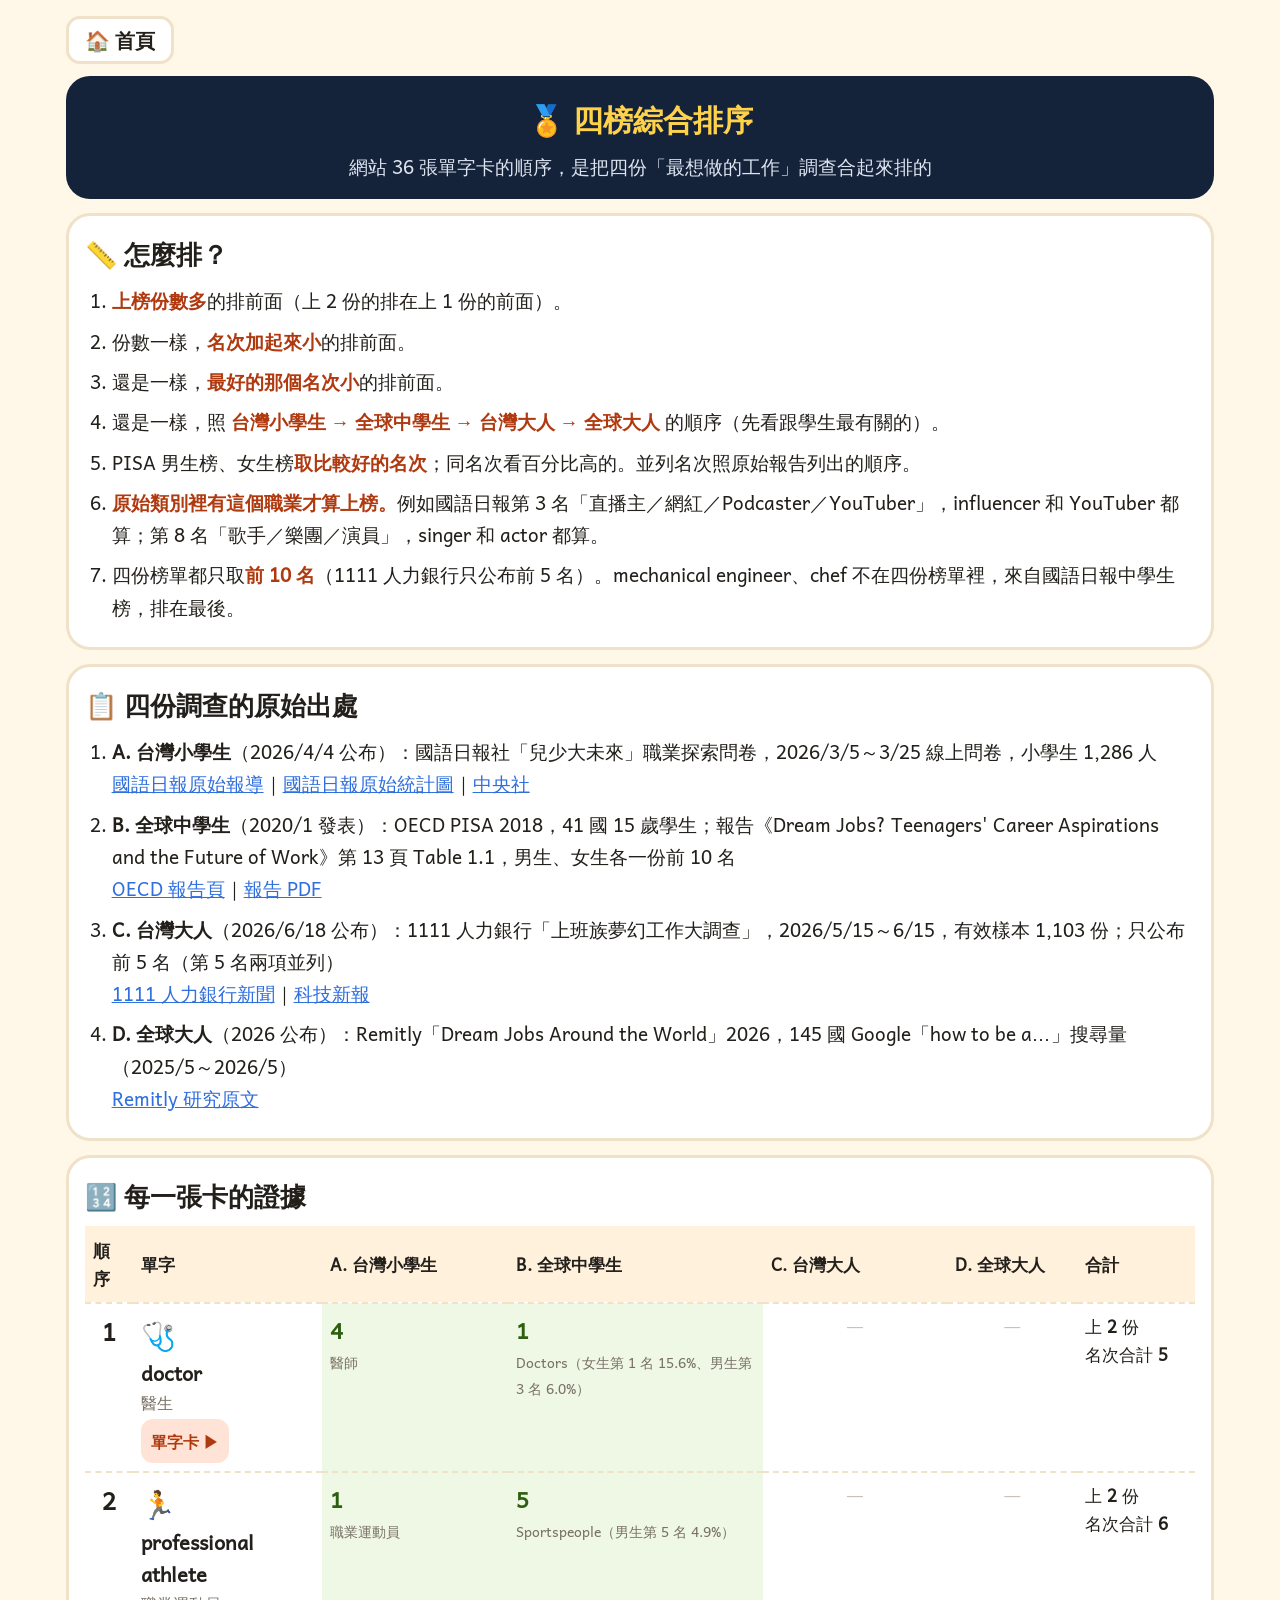
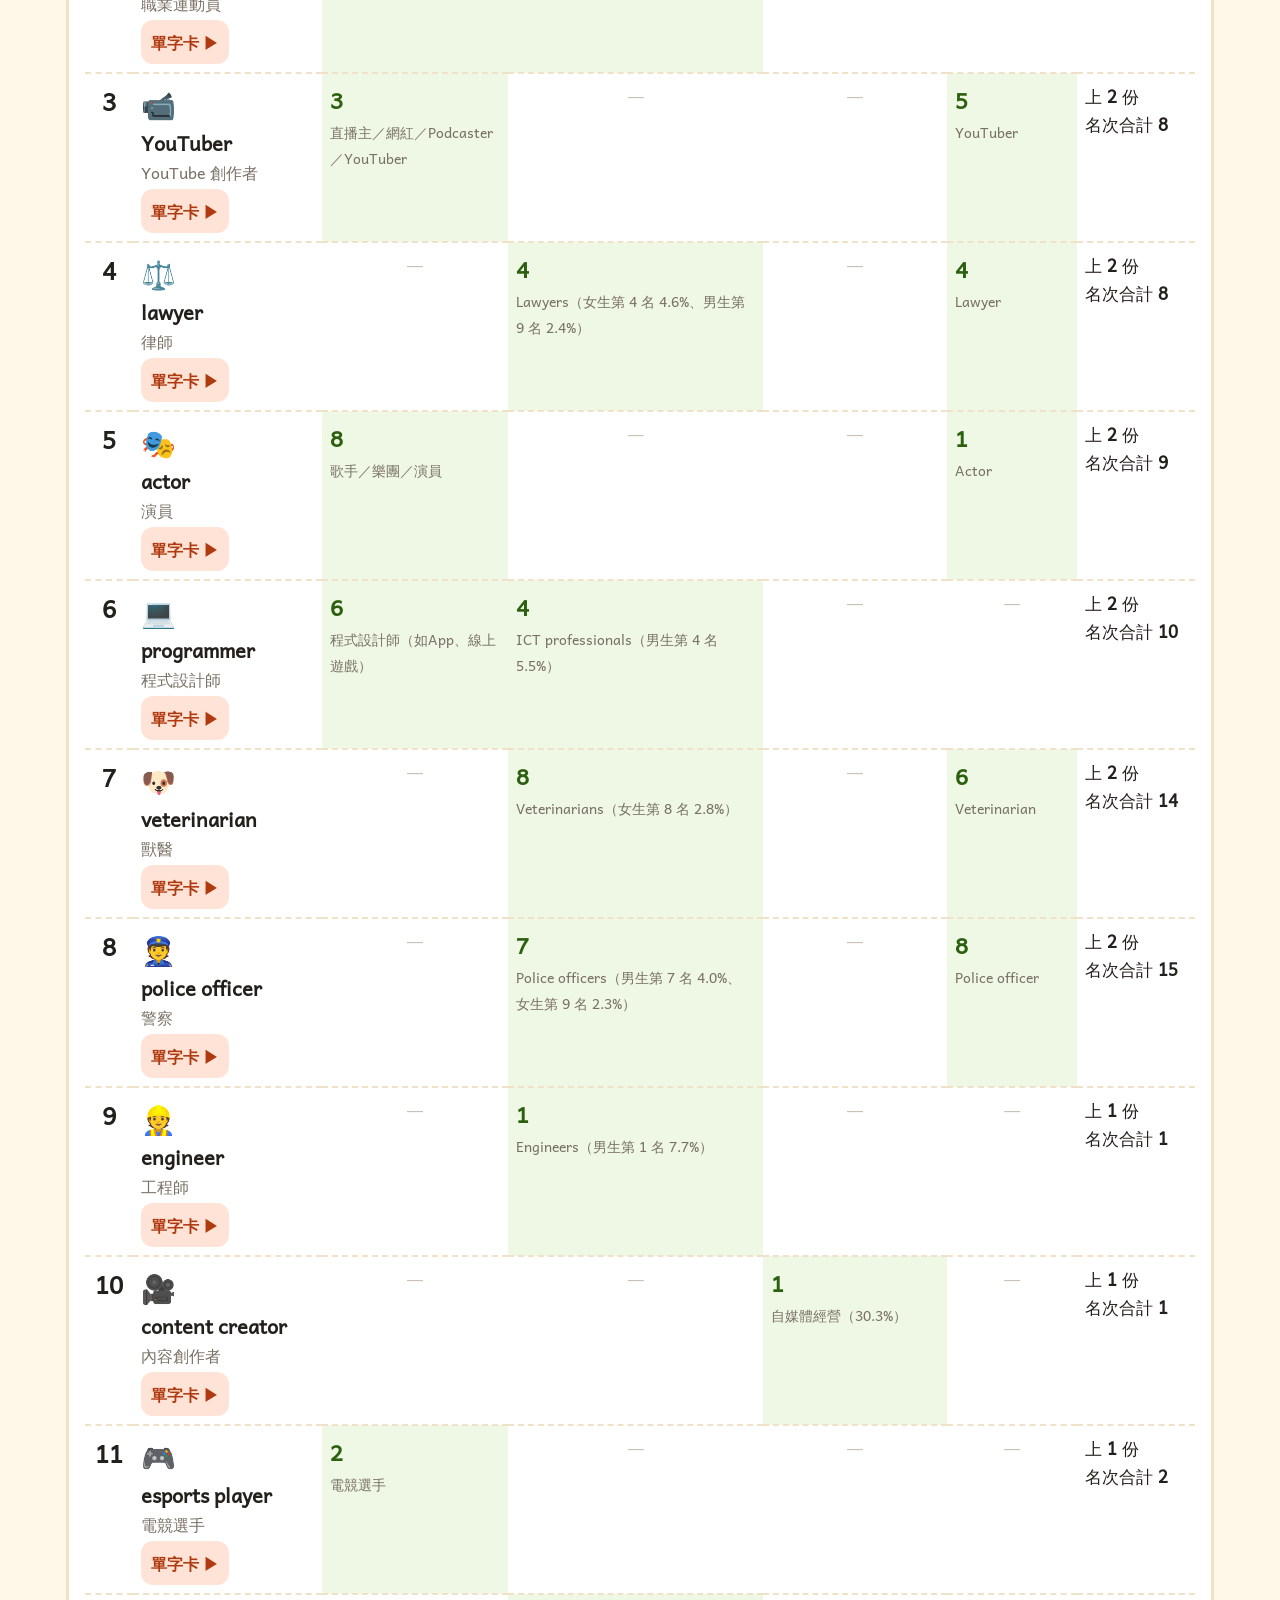
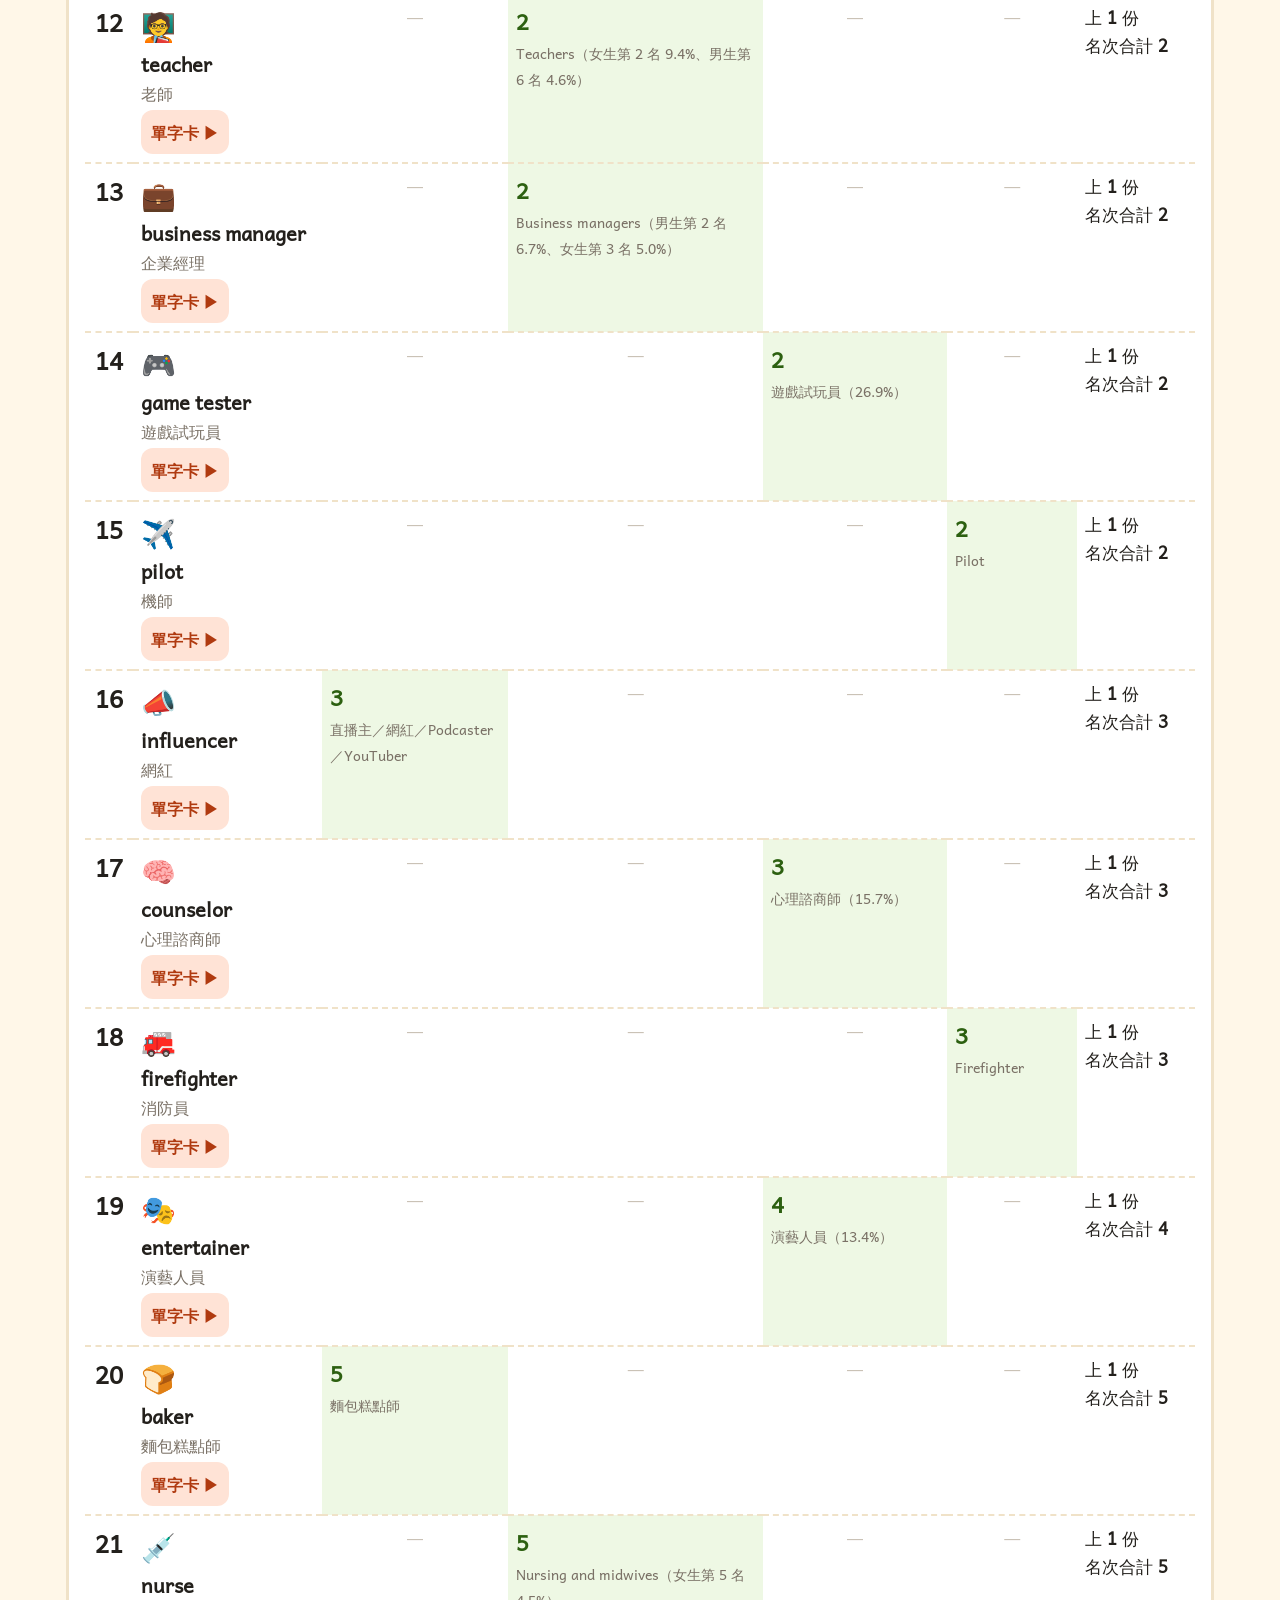
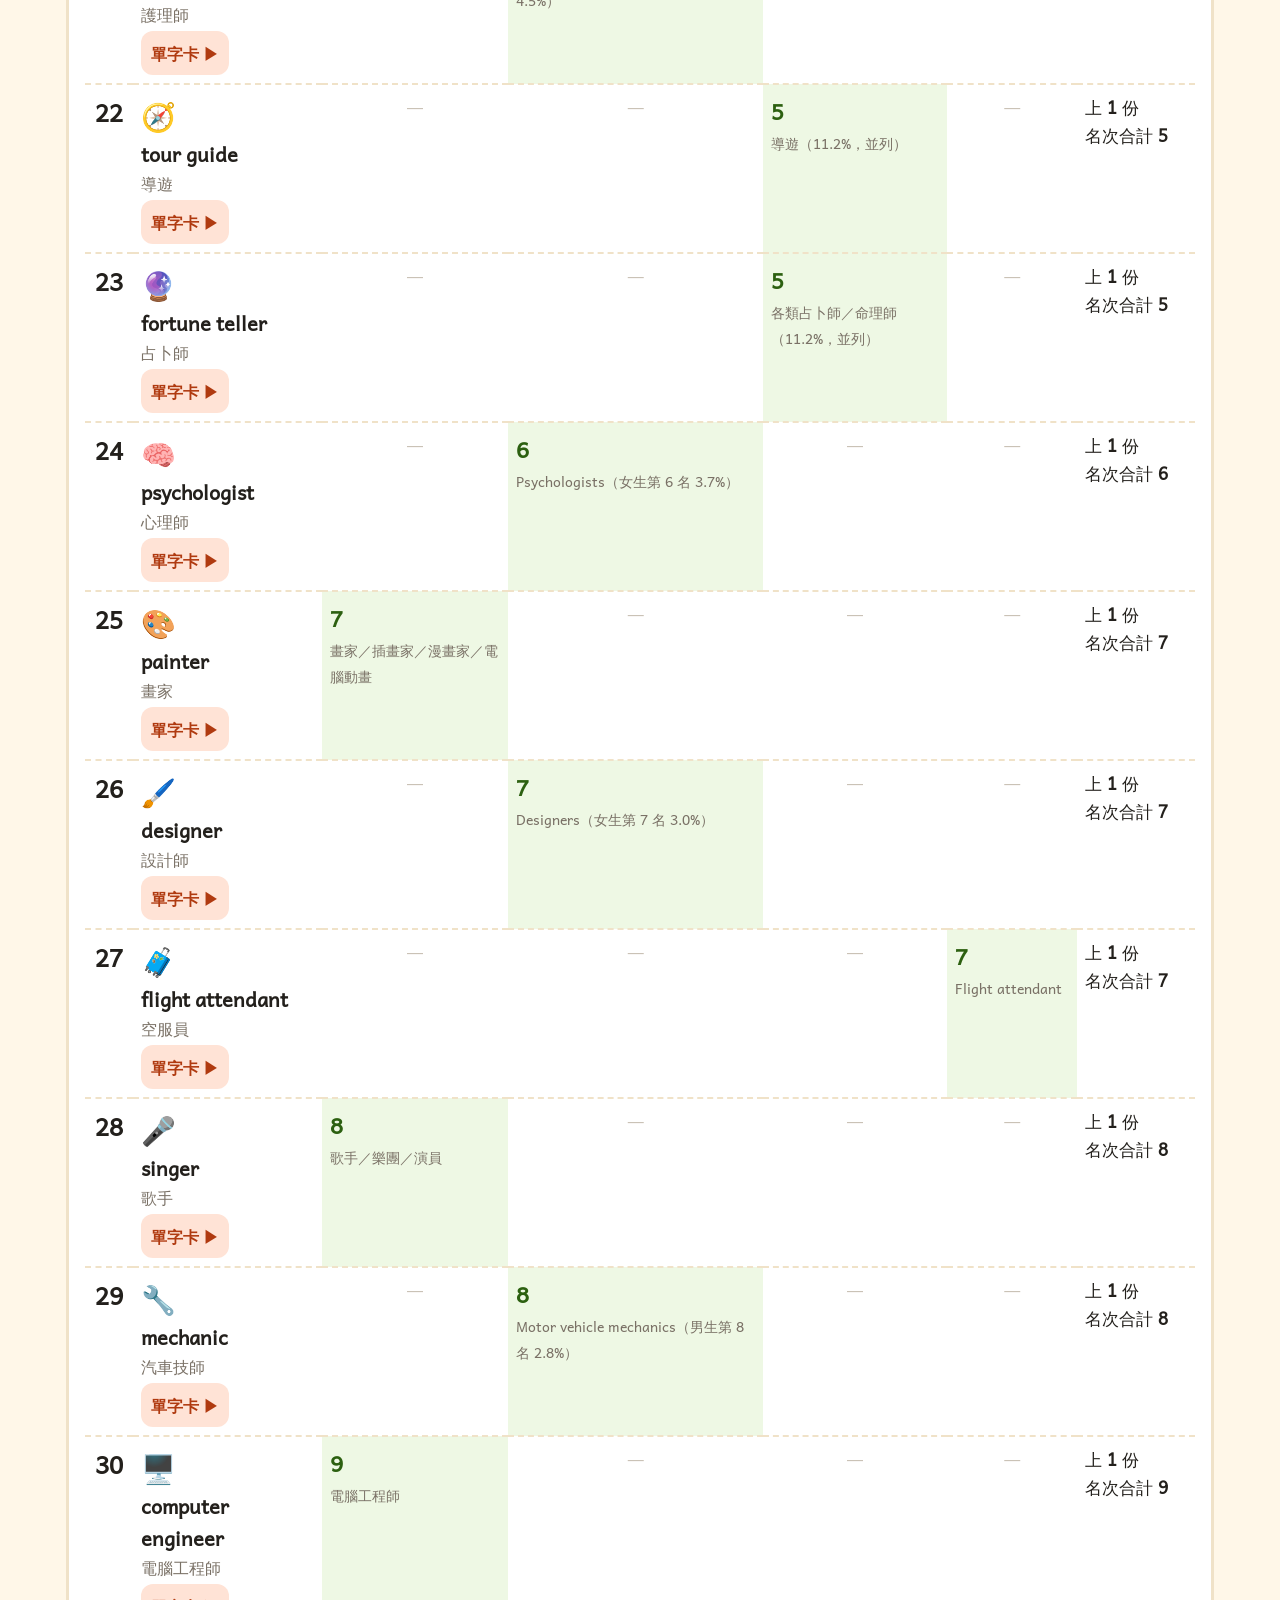
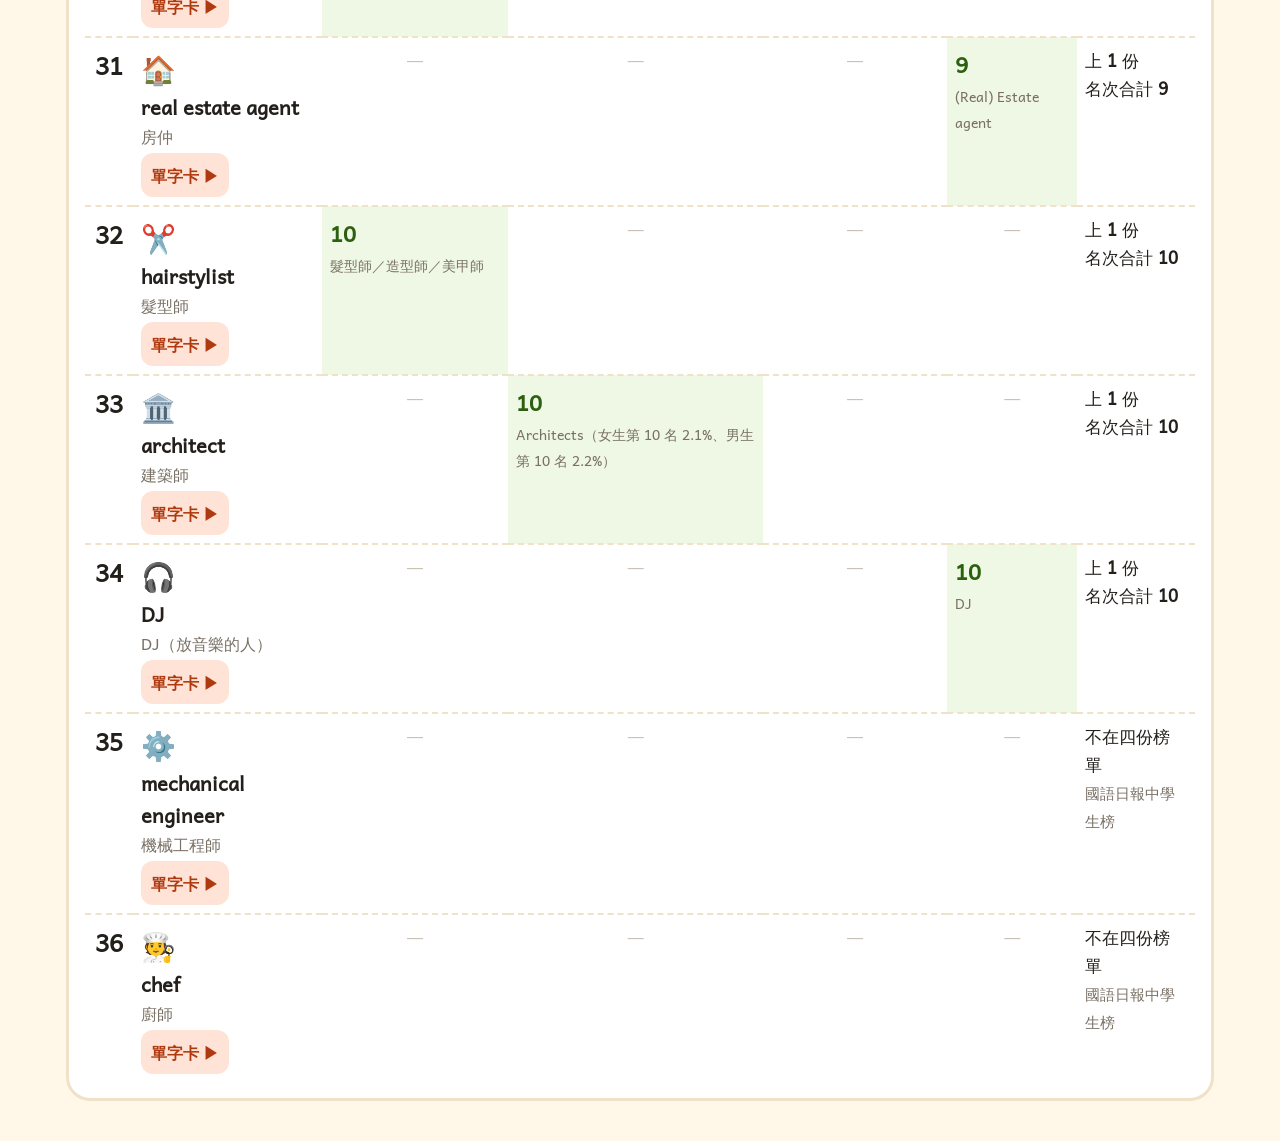
<file: rank-mix.html>
<!DOCTYPE html>
<html lang="zh-Hant-TW">
<head>
<meta charset="UTF-8">
<meta name="viewport" content="width=device-width, initial-scale=1">
<title>四榜綜合排序</title>
<style>
/* 英文不合字（2026/10/9）：Andika 會把 fi、ffi 合成一個字，紅色的 i 就變黑色 */
*{font-variant-ligatures:none;font-feature-settings:"liga" 0,"clig" 0}
@font-face{font-family:'AndikaEmbed';src:url([data-uri]) format('woff2');font-display:block}
:root{--bg:#FFF7E8;--card:#fff;--ink:#23201C;--soft:#7A7166;--line:#F0E2C8;--blue:#2F6FDE;--navy:#15233A;--gold:#FFD24A}
*{box-sizing:border-box}
body{margin:0;background:var(--bg);color:var(--ink);font-family:'AndikaEmbed',"PingFang TC","Noto Sans TC","Microsoft JhengHei",sans-serif;-webkit-text-size-adjust:100%;overflow-x:hidden}
.tw{display:inline-block;width:1.05em;height:1.32em;vertical-align:-.3em;border-radius:4px;background:url("data:image/svg+xml;utf8,<svg%20xmlns='http://www.w3.org/2000/svg'%20viewBox='0%200%20300%20380'><rect%20x='0'%20y='0'%20width='300'%20height='380'%20rx='46'%20fill='%23BCE4F6'/><polygon%20points='197,30%20208,35%20216,46%20241,57%20232,64%20225,71%20224,85%20227,96%20217,122%20206,148%20198,176%20193,204%20186,223%20182,237%20171,254%20163,267%20150,289%20138,312%20134,331%20133,350%20126,350%20119,345%20118,334%20113,325%20103,314%2094,303%2086,292%2078,282%2068,263%2061,246%2059,226%2062,204%2065,182%2069,166%2081,150%2091,138%20103,124%20119,105%20132,86%20146,68%20159,56%20169,49%20185,41'%20fill='%232FA35A'%20stroke='%2314532D'%20stroke-width='10'%20stroke-linejoin='round'/></svg>") center/contain no-repeat;margin-right:4px}
.app{max-width:1180px;margin:0 auto;padding:16px 16px 40px}
.homeln{display:inline-flex;align-items:center;min-height:48px;padding:0 16px;border-radius:14px;border:3px solid var(--line);background:#fff;color:var(--ink);font-size:20px;font-weight:700;text-decoration:none}
.hero{margin-top:12px;background:var(--navy);color:#fff;border-radius:24px;padding:18px 16px;text-align:center}
.hero h1{margin:0;font-size:30px;color:var(--gold)}
.hero p{margin:8px 0 0;font-size:19px;color:#DCE4F0;line-height:1.6}
section{margin-top:14px;background:var(--card);border:3px solid var(--line);border-radius:24px;padding:16px}
h2{margin:0 0 10px;font-size:26px}
ol{font-size:19px;line-height:1.7;padding-left:1.4em;margin:6px 0 0} li{margin-bottom:8px}
a{color:var(--blue)}
.mu{color:var(--soft);font-size:15px}
.tw2{overflow-x:auto;-webkit-overflow-scrolling:touch}
table{border-collapse:collapse;width:100%;min-width:900px;font-size:16px}
th{background:#FFF1DC;text-align:left;padding:10px 8px;font-size:17px;position:sticky;top:0}
td{border-top:2px dashed var(--line);padding:8px;vertical-align:top}
td.rk{font-size:24px;font-weight:700;text-align:center;width:48px}
td.w{min-width:170px} td.w b{display:block;font-size:20px}
.ic{font-size:28px;display:block} .zh{display:block;color:var(--soft)}
.go{display:inline-flex;align-items:center;min-height:44px;margin-top:4px;padding:0 10px;border-radius:12px;background:#FFE3D6;color:#B03A10;font-weight:700;text-decoration:none}
td.c{color:#C9C1B4;text-align:center;min-width:120px}
td.c.on{color:var(--ink);background:#EEF8E4;text-align:left}
td.c b{display:block;font-size:22px;color:#2C6010} td.c span{font-size:14px;color:var(--soft)}
td.t{min-width:100px;font-size:17px}
.rule li b{color:#B03A10}
</style>
</head>
<body>
<main class="app">
<a class="homeln" href="index.html">🏠 首頁</a>
<div class="hero">
 <h1>🏅 四榜綜合排序</h1>
 <p>網站 36 張單字卡的順序，是把四份「最想做的工作」調查合起來排的</p>
</div>
<section>
 <h2>📏 怎麼排？</h2>
 <ol class="rule">
  <li><b>上榜份數多</b>的排前面（上 2 份的排在上 1 份的前面）。</li>
  <li>份數一樣，<b>名次加起來小</b>的排前面。</li>
  <li>還是一樣，<b>最好的那個名次小</b>的排前面。</li>
  <li>還是一樣，照 <b>台灣小學生 → 全球中學生 → 台灣大人 → 全球大人</b> 的順序（先看跟學生最有關的）。</li>
  <li>PISA 男生榜、女生榜<b>取比較好的名次</b>；同名次看百分比高的。並列名次照原始報告列出的順序。</li>
  <li><b>原始類別裡有這個職業才算上榜。</b>例如國語日報第 3 名「直播主／網紅／Podcaster／YouTuber」，influencer 和 YouTuber 都算；第 8 名「歌手／樂團／演員」，singer 和 actor 都算。</li>
  <li>四份榜單都只取<b>前 10 名</b>（1111 人力銀行只公布前 5 名）。mechanical engineer、chef 不在四份榜單裡，來自國語日報中學生榜，排在最後。</li>
 </ol>
</section>
<section>
 <h2>📋 四份調查的原始出處</h2>
 <ol><li><b>A. 台灣小學生</b>（2026/4/4 公布）：國語日報社「兒少大未來」職業探索問卷，2026/3/5～3/25 線上問卷，小學生 1,286 人<br><a href="https://www.mdnkids.com/content.asp?Link_String_=244400000BLIDTX" target="_blank" rel="noopener">國語日報原始報導</a>｜<a href="https://www.mdnkids.com/upload/images/20260404-16-01.jpg" target="_blank" rel="noopener">國語日報原始統計圖</a>｜<a href="https://www.cna.com.tw/news/ahel/202604040056.aspx" target="_blank" rel="noopener">中央社</a></li><li><b>B. 全球中學生</b>（2020/1 發表）：OECD PISA 2018，41 國 15 歲學生；報告《Dream Jobs? Teenagers' Career Aspirations and the Future of Work》第 13 頁 Table 1.1，男生、女生各一份前 10 名<br><a href="https://www.oecd.org/education/dream-jobs-teenagers-career-aspirations-and-the-future-of-work.htm" target="_blank" rel="noopener">OECD 報告頁</a>｜<a href="https://www.mmllen.com.au/wp-content/uploads/2021/10/dream-jobs-teenagers-report.pdf" target="_blank" rel="noopener">報告 PDF</a></li><li><b>C. 台灣大人</b>（2026/6/18 公布）：1111 人力銀行「上班族夢幻工作大調查」，2026/5/15～6/15，有效樣本 1,103 份；只公布前 5 名（第 5 名兩項並列）<br><a href="https://www.1111.com.tw/news/166338/amp/" target="_blank" rel="noopener">1111 人力銀行新聞</a>｜<a href="https://finance.technews.tw/2026/06/18/dream-employer" target="_blank" rel="noopener">科技新報</a></li><li><b>D. 全球大人</b>（2026 公布）：Remitly「Dream Jobs Around the World」2026，145 國 Google「how to be a…」搜尋量（2025/5～2026/5）<br><a href="https://www.remitly.com/gb/en/insights/dream-jobs-around-the-world" target="_blank" rel="noopener">Remitly 研究原文</a></li></ol>
</section>
<section>
 <h2>🔢 每一張卡的證據</h2>
 <div class="tw2"><table>
  <thead><tr><th>順序</th><th>單字</th><th>A. 台灣小學生</th><th>B. 全球中學生</th><th>C. 台灣大人</th><th>D. 全球大人</th><th>合計</th></tr></thead>
  <tbody>
  <tr><td class="rk">1</td><td class="w"><span class="ic">🩺</span><b>doctor</b><span class="zh">醫生</span><a class="go" href="story.html#w1">單字卡 ▶</a></td><td class="c on"><b>4</b><span>醫師</span></td><td class="c on"><b>1</b><span>Doctors（女生第 1 名 15.6%、男生第 3 名 6.0%）</span></td><td class="c">—</td><td class="c">—</td><td class="t">上 <b>2</b> 份<br>名次合計 <b>5</b></td></tr>
<tr><td class="rk">2</td><td class="w"><span class="ic">🏃</span><b>professional athlete</b><span class="zh">職業運動員</span><a class="go" href="story.html#w2">單字卡 ▶</a></td><td class="c on"><b>1</b><span>職業運動員</span></td><td class="c on"><b>5</b><span>Sportspeople（男生第 5 名 4.9%）</span></td><td class="c">—</td><td class="c">—</td><td class="t">上 <b>2</b> 份<br>名次合計 <b>6</b></td></tr>
<tr><td class="rk">3</td><td class="w"><span class="ic">📹</span><b>YouTuber</b><span class="zh">YouTube 創作者</span><a class="go" href="story.html#w3">單字卡 ▶</a></td><td class="c on"><b>3</b><span>直播主／網紅／Podcaster／YouTuber</span></td><td class="c">—</td><td class="c">—</td><td class="c on"><b>5</b><span>YouTuber</span></td><td class="t">上 <b>2</b> 份<br>名次合計 <b>8</b></td></tr>
<tr><td class="rk">4</td><td class="w"><span class="ic">⚖️</span><b>lawyer</b><span class="zh">律師</span><a class="go" href="story.html#w4">單字卡 ▶</a></td><td class="c">—</td><td class="c on"><b>4</b><span>Lawyers（女生第 4 名 4.6%、男生第 9 名 2.4%）</span></td><td class="c">—</td><td class="c on"><b>4</b><span>Lawyer</span></td><td class="t">上 <b>2</b> 份<br>名次合計 <b>8</b></td></tr>
<tr><td class="rk">5</td><td class="w"><span class="ic">🎭</span><b>actor</b><span class="zh">演員</span><a class="go" href="story.html#w5">單字卡 ▶</a></td><td class="c on"><b>8</b><span>歌手／樂團／演員</span></td><td class="c">—</td><td class="c">—</td><td class="c on"><b>1</b><span>Actor</span></td><td class="t">上 <b>2</b> 份<br>名次合計 <b>9</b></td></tr>
<tr><td class="rk">6</td><td class="w"><span class="ic">💻</span><b>programmer</b><span class="zh">程式設計師</span><a class="go" href="story.html#w6">單字卡 ▶</a></td><td class="c on"><b>6</b><span>程式設計師（如App、線上遊戲）</span></td><td class="c on"><b>4</b><span>ICT professionals（男生第 4 名 5.5%）</span></td><td class="c">—</td><td class="c">—</td><td class="t">上 <b>2</b> 份<br>名次合計 <b>10</b></td></tr>
<tr><td class="rk">7</td><td class="w"><span class="ic">🐶</span><b>veterinarian</b><span class="zh">獸醫</span><a class="go" href="story.html#w7">單字卡 ▶</a></td><td class="c">—</td><td class="c on"><b>8</b><span>Veterinarians（女生第 8 名 2.8%）</span></td><td class="c">—</td><td class="c on"><b>6</b><span>Veterinarian</span></td><td class="t">上 <b>2</b> 份<br>名次合計 <b>14</b></td></tr>
<tr><td class="rk">8</td><td class="w"><span class="ic">👮</span><b>police officer</b><span class="zh">警察</span><a class="go" href="story.html#w8">單字卡 ▶</a></td><td class="c">—</td><td class="c on"><b>7</b><span>Police officers（男生第 7 名 4.0%、女生第 9 名 2.3%）</span></td><td class="c">—</td><td class="c on"><b>8</b><span>Police officer</span></td><td class="t">上 <b>2</b> 份<br>名次合計 <b>15</b></td></tr>
<tr><td class="rk">9</td><td class="w"><span class="ic">👷</span><b>engineer</b><span class="zh">工程師</span><a class="go" href="story.html#w9">單字卡 ▶</a></td><td class="c">—</td><td class="c on"><b>1</b><span>Engineers（男生第 1 名 7.7%）</span></td><td class="c">—</td><td class="c">—</td><td class="t">上 <b>1</b> 份<br>名次合計 <b>1</b></td></tr>
<tr><td class="rk">10</td><td class="w"><span class="ic">🎥</span><b>content creator</b><span class="zh">內容創作者</span><a class="go" href="story.html#w10">單字卡 ▶</a></td><td class="c">—</td><td class="c">—</td><td class="c on"><b>1</b><span>自媒體經營（30.3%）</span></td><td class="c">—</td><td class="t">上 <b>1</b> 份<br>名次合計 <b>1</b></td></tr>
<tr><td class="rk">11</td><td class="w"><span class="ic">🎮</span><b>esports player</b><span class="zh">電競選手</span><a class="go" href="story.html#w11">單字卡 ▶</a></td><td class="c on"><b>2</b><span>電競選手</span></td><td class="c">—</td><td class="c">—</td><td class="c">—</td><td class="t">上 <b>1</b> 份<br>名次合計 <b>2</b></td></tr>
<tr><td class="rk">12</td><td class="w"><span class="ic">🧑‍🏫</span><b>teacher</b><span class="zh">老師</span><a class="go" href="story.html#w12">單字卡 ▶</a></td><td class="c">—</td><td class="c on"><b>2</b><span>Teachers（女生第 2 名 9.4%、男生第 6 名 4.6%）</span></td><td class="c">—</td><td class="c">—</td><td class="t">上 <b>1</b> 份<br>名次合計 <b>2</b></td></tr>
<tr><td class="rk">13</td><td class="w"><span class="ic">💼</span><b>business manager</b><span class="zh">企業經理</span><a class="go" href="story.html#w13">單字卡 ▶</a></td><td class="c">—</td><td class="c on"><b>2</b><span>Business managers（男生第 2 名 6.7%、女生第 3 名 5.0%）</span></td><td class="c">—</td><td class="c">—</td><td class="t">上 <b>1</b> 份<br>名次合計 <b>2</b></td></tr>
<tr><td class="rk">14</td><td class="w"><span class="ic">🎮</span><b>game tester</b><span class="zh">遊戲試玩員</span><a class="go" href="story.html#w14">單字卡 ▶</a></td><td class="c">—</td><td class="c">—</td><td class="c on"><b>2</b><span>遊戲試玩員（26.9%）</span></td><td class="c">—</td><td class="t">上 <b>1</b> 份<br>名次合計 <b>2</b></td></tr>
<tr><td class="rk">15</td><td class="w"><span class="ic">✈️</span><b>pilot</b><span class="zh">機師</span><a class="go" href="story.html#w15">單字卡 ▶</a></td><td class="c">—</td><td class="c">—</td><td class="c">—</td><td class="c on"><b>2</b><span>Pilot</span></td><td class="t">上 <b>1</b> 份<br>名次合計 <b>2</b></td></tr>
<tr><td class="rk">16</td><td class="w"><span class="ic">📣</span><b>influencer</b><span class="zh">網紅</span><a class="go" href="story.html#w16">單字卡 ▶</a></td><td class="c on"><b>3</b><span>直播主／網紅／Podcaster／YouTuber</span></td><td class="c">—</td><td class="c">—</td><td class="c">—</td><td class="t">上 <b>1</b> 份<br>名次合計 <b>3</b></td></tr>
<tr><td class="rk">17</td><td class="w"><span class="ic">🧠</span><b>counselor</b><span class="zh">心理諮商師</span><a class="go" href="story.html#w17">單字卡 ▶</a></td><td class="c">—</td><td class="c">—</td><td class="c on"><b>3</b><span>心理諮商師（15.7%）</span></td><td class="c">—</td><td class="t">上 <b>1</b> 份<br>名次合計 <b>3</b></td></tr>
<tr><td class="rk">18</td><td class="w"><span class="ic">🚒</span><b>firefighter</b><span class="zh">消防員</span><a class="go" href="story.html#w18">單字卡 ▶</a></td><td class="c">—</td><td class="c">—</td><td class="c">—</td><td class="c on"><b>3</b><span>Firefighter</span></td><td class="t">上 <b>1</b> 份<br>名次合計 <b>3</b></td></tr>
<tr><td class="rk">19</td><td class="w"><span class="ic">🎭</span><b>entertainer</b><span class="zh">演藝人員</span><a class="go" href="story.html#w19">單字卡 ▶</a></td><td class="c">—</td><td class="c">—</td><td class="c on"><b>4</b><span>演藝人員（13.4%）</span></td><td class="c">—</td><td class="t">上 <b>1</b> 份<br>名次合計 <b>4</b></td></tr>
<tr><td class="rk">20</td><td class="w"><span class="ic">🍞</span><b>baker</b><span class="zh">麵包糕點師</span><a class="go" href="story.html#w20">單字卡 ▶</a></td><td class="c on"><b>5</b><span>麵包糕點師</span></td><td class="c">—</td><td class="c">—</td><td class="c">—</td><td class="t">上 <b>1</b> 份<br>名次合計 <b>5</b></td></tr>
<tr><td class="rk">21</td><td class="w"><span class="ic">💉</span><b>nurse</b><span class="zh">護理師</span><a class="go" href="story.html#w21">單字卡 ▶</a></td><td class="c">—</td><td class="c on"><b>5</b><span>Nursing and midwives（女生第 5 名 4.5%）</span></td><td class="c">—</td><td class="c">—</td><td class="t">上 <b>1</b> 份<br>名次合計 <b>5</b></td></tr>
<tr><td class="rk">22</td><td class="w"><span class="ic">🧭</span><b>tour guide</b><span class="zh">導遊</span><a class="go" href="story.html#w22">單字卡 ▶</a></td><td class="c">—</td><td class="c">—</td><td class="c on"><b>5</b><span>導遊（11.2%，並列）</span></td><td class="c">—</td><td class="t">上 <b>1</b> 份<br>名次合計 <b>5</b></td></tr>
<tr><td class="rk">23</td><td class="w"><span class="ic">🔮</span><b>fortune teller</b><span class="zh">占卜師</span><a class="go" href="story.html#w23">單字卡 ▶</a></td><td class="c">—</td><td class="c">—</td><td class="c on"><b>5</b><span>各類占卜師／命理師（11.2%，並列）</span></td><td class="c">—</td><td class="t">上 <b>1</b> 份<br>名次合計 <b>5</b></td></tr>
<tr><td class="rk">24</td><td class="w"><span class="ic">🧠</span><b>psychologist</b><span class="zh">心理師</span><a class="go" href="story.html#w24">單字卡 ▶</a></td><td class="c">—</td><td class="c on"><b>6</b><span>Psychologists（女生第 6 名 3.7%）</span></td><td class="c">—</td><td class="c">—</td><td class="t">上 <b>1</b> 份<br>名次合計 <b>6</b></td></tr>
<tr><td class="rk">25</td><td class="w"><span class="ic">🎨</span><b>painter</b><span class="zh">畫家</span><a class="go" href="story.html#w25">單字卡 ▶</a></td><td class="c on"><b>7</b><span>畫家／插畫家／漫畫家／電腦動畫</span></td><td class="c">—</td><td class="c">—</td><td class="c">—</td><td class="t">上 <b>1</b> 份<br>名次合計 <b>7</b></td></tr>
<tr><td class="rk">26</td><td class="w"><span class="ic">🖌️</span><b>designer</b><span class="zh">設計師</span><a class="go" href="story.html#w26">單字卡 ▶</a></td><td class="c">—</td><td class="c on"><b>7</b><span>Designers（女生第 7 名 3.0%）</span></td><td class="c">—</td><td class="c">—</td><td class="t">上 <b>1</b> 份<br>名次合計 <b>7</b></td></tr>
<tr><td class="rk">27</td><td class="w"><span class="ic">🧳</span><b>flight attendant</b><span class="zh">空服員</span><a class="go" href="story.html#w27">單字卡 ▶</a></td><td class="c">—</td><td class="c">—</td><td class="c">—</td><td class="c on"><b>7</b><span>Flight attendant</span></td><td class="t">上 <b>1</b> 份<br>名次合計 <b>7</b></td></tr>
<tr><td class="rk">28</td><td class="w"><span class="ic">🎤</span><b>singer</b><span class="zh">歌手</span><a class="go" href="story.html#w28">單字卡 ▶</a></td><td class="c on"><b>8</b><span>歌手／樂團／演員</span></td><td class="c">—</td><td class="c">—</td><td class="c">—</td><td class="t">上 <b>1</b> 份<br>名次合計 <b>8</b></td></tr>
<tr><td class="rk">29</td><td class="w"><span class="ic">🔧</span><b>mechanic</b><span class="zh">汽車技師</span><a class="go" href="story.html#w29">單字卡 ▶</a></td><td class="c">—</td><td class="c on"><b>8</b><span>Motor vehicle mechanics（男生第 8 名 2.8%）</span></td><td class="c">—</td><td class="c">—</td><td class="t">上 <b>1</b> 份<br>名次合計 <b>8</b></td></tr>
<tr><td class="rk">30</td><td class="w"><span class="ic">🖥️</span><b>computer engineer</b><span class="zh">電腦工程師</span><a class="go" href="story.html#w30">單字卡 ▶</a></td><td class="c on"><b>9</b><span>電腦工程師</span></td><td class="c">—</td><td class="c">—</td><td class="c">—</td><td class="t">上 <b>1</b> 份<br>名次合計 <b>9</b></td></tr>
<tr><td class="rk">31</td><td class="w"><span class="ic">🏠</span><b>real estate agent</b><span class="zh">房仲</span><a class="go" href="story.html#w31">單字卡 ▶</a></td><td class="c">—</td><td class="c">—</td><td class="c">—</td><td class="c on"><b>9</b><span>(Real) Estate agent</span></td><td class="t">上 <b>1</b> 份<br>名次合計 <b>9</b></td></tr>
<tr><td class="rk">32</td><td class="w"><span class="ic">✂️</span><b>hairstylist</b><span class="zh">髮型師</span><a class="go" href="story.html#w32">單字卡 ▶</a></td><td class="c on"><b>10</b><span>髮型師／造型師／美甲師</span></td><td class="c">—</td><td class="c">—</td><td class="c">—</td><td class="t">上 <b>1</b> 份<br>名次合計 <b>10</b></td></tr>
<tr><td class="rk">33</td><td class="w"><span class="ic">🏛️</span><b>architect</b><span class="zh">建築師</span><a class="go" href="story.html#w33">單字卡 ▶</a></td><td class="c">—</td><td class="c on"><b>10</b><span>Architects（女生第 10 名 2.1%、男生第 10 名 2.2%）</span></td><td class="c">—</td><td class="c">—</td><td class="t">上 <b>1</b> 份<br>名次合計 <b>10</b></td></tr>
<tr><td class="rk">34</td><td class="w"><span class="ic">🎧</span><b>DJ</b><span class="zh">DJ（放音樂的人）</span><a class="go" href="story.html#w34">單字卡 ▶</a></td><td class="c">—</td><td class="c">—</td><td class="c">—</td><td class="c on"><b>10</b><span>DJ</span></td><td class="t">上 <b>1</b> 份<br>名次合計 <b>10</b></td></tr>
<tr><td class="rk">35</td><td class="w"><span class="ic">⚙️</span><b>mechanical engineer</b><span class="zh">機械工程師</span><a class="go" href="story.html#w35">單字卡 ▶</a></td><td class="c">—</td><td class="c">—</td><td class="c">—</td><td class="c">—</td><td class="t">不在四份榜單<br><span class="mu">國語日報中學生榜</span></td></tr>
<tr><td class="rk">36</td><td class="w"><span class="ic">🧑‍🍳</span><b>chef</b><span class="zh">廚師</span><a class="go" href="story.html#w36">單字卡 ▶</a></td><td class="c">—</td><td class="c">—</td><td class="c">—</td><td class="c">—</td><td class="t">不在四份榜單<br><span class="mu">國語日報中學生榜</span></td></tr>
  </tbody>
 </table></div>
</section>
</main>
</body>
</html>
</file>
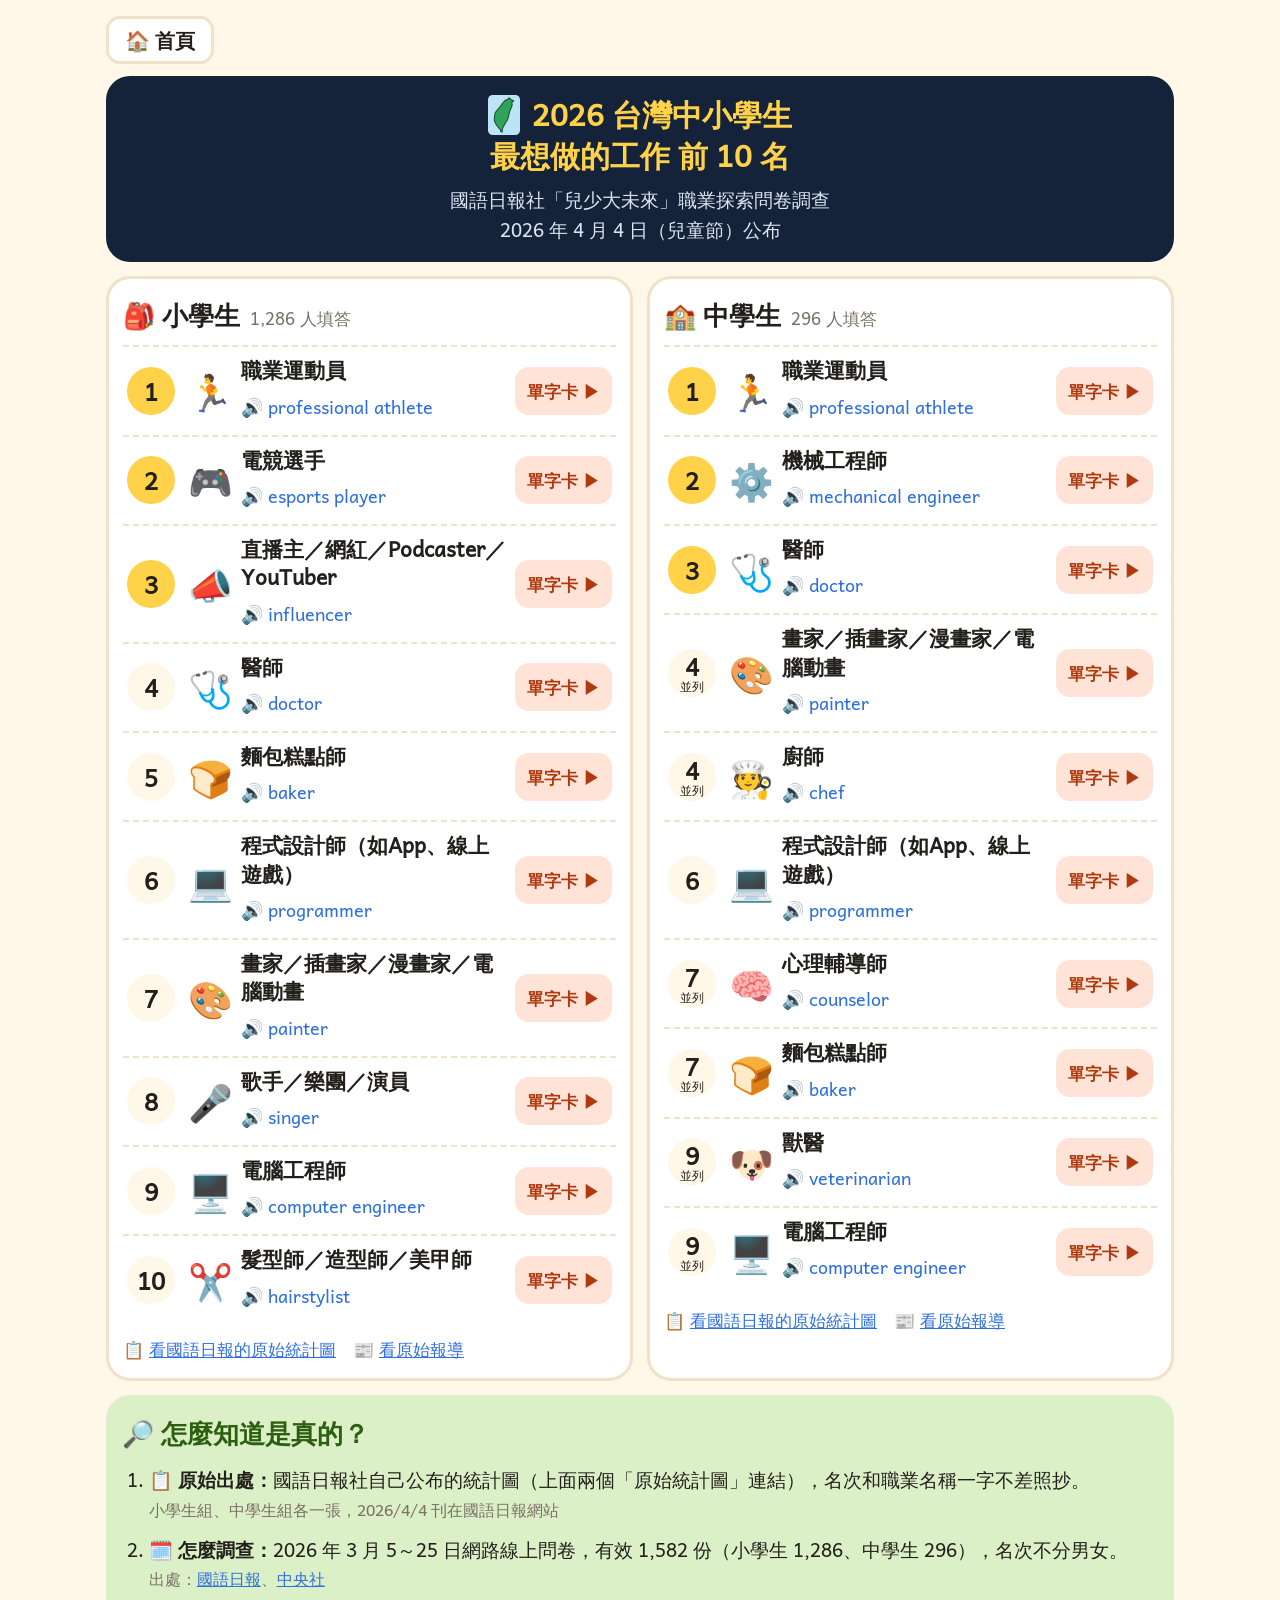
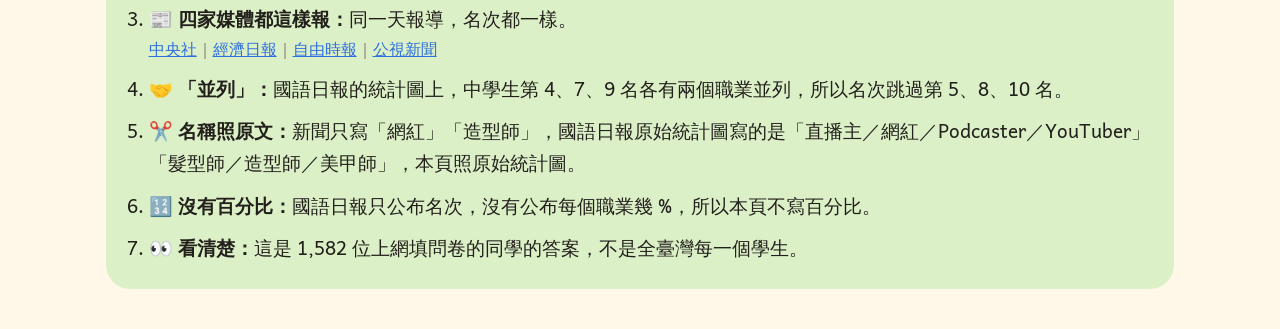
<file: rank-tw.html>
<!DOCTYPE html>
<html lang="zh-Hant-TW">
<head>
<meta charset="UTF-8">
<meta name="viewport" content="width=device-width, initial-scale=1">
<title>台灣中小學生夢幻職業</title>
<style>
/* 英文不合字（2026/10/9）：Andika 會把 fi、ffi 合成一個字，紅色的 i 就變黑色 */
*{font-variant-ligatures:none;font-feature-settings:"liga" 0,"clig" 0}
@font-face{font-family:'AndikaEmbed';src:url([data-uri]) format('woff2');font-display:block}
:root{--bg:#FFF7E8;--card:#fff;--ink:#23201C;--soft:#7A7166;--line:#F0E2C8;--blue:#2F6FDE;--navy:#15233A;--gold:#FFD24A}
*{box-sizing:border-box}
body{margin:0;background:var(--bg);color:var(--ink);font-family:'AndikaEmbed',"PingFang TC","Noto Sans TC","Microsoft JhengHei",sans-serif;-webkit-text-size-adjust:100%;overflow-x:hidden}
.tw{display:inline-block;width:1.05em;height:1.32em;vertical-align:-.3em;border-radius:4px;background:url("data:image/svg+xml;utf8,<svg%20xmlns='http://www.w3.org/2000/svg'%20viewBox='0%200%20300%20380'><rect%20x='0'%20y='0'%20width='300'%20height='380'%20rx='46'%20fill='%23BCE4F6'/><polygon%20points='197,30%20208,35%20216,46%20241,57%20232,64%20225,71%20224,85%20227,96%20217,122%20206,148%20198,176%20193,204%20186,223%20182,237%20171,254%20163,267%20150,289%20138,312%20134,331%20133,350%20126,350%20119,345%20118,334%20113,325%20103,314%2094,303%2086,292%2078,282%2068,263%2061,246%2059,226%2062,204%2065,182%2069,166%2081,150%2091,138%20103,124%20119,105%20132,86%20146,68%20159,56%20169,49%20185,41'%20fill='%232FA35A'%20stroke='%2314532D'%20stroke-width='10'%20stroke-linejoin='round'/></svg>") center/contain no-repeat;margin-right:4px}
.app{max-width:1100px;margin:0 auto;padding:16px 16px 40px}
.homeln{display:inline-flex;align-items:center;min-height:48px;padding:0 16px;border-radius:14px;border:3px solid var(--line);background:#fff;color:var(--ink);font-size:20px;font-weight:700;text-decoration:none}
.hero{margin-top:12px;background:var(--navy);color:#fff;border-radius:24px;padding:18px 16px;text-align:center}
.hero h1{margin:0;font-size:30px;color:var(--gold);line-height:1.35}
.hero .who{font-size:19px;margin-top:8px;color:#DCE4F0;line-height:1.6}
.cols{display:grid;grid-template-columns:repeat(auto-fit,minmax(min(100%,460px),1fr));gap:14px;margin-top:14px}
.list{background:var(--card);border:3px solid var(--line);border-radius:24px;padding:14px}
h2{margin:0 0 10px;font-size:26px;display:flex;align-items:baseline;gap:10px;flex-wrap:wrap}
h2 small{font-size:17px;font-weight:400;color:var(--soft)}
.row{display:grid;grid-template-columns:52px 46px 1fr auto;align-items:center;gap:8px;padding:8px 4px;border-top:2px dashed var(--line)}
.row .rk{display:flex;flex-direction:column;align-items:center;justify-content:center;width:48px;height:48px;border-radius:50%;background:var(--bg);font-size:24px;font-weight:700;line-height:1}
.row.top .rk{background:var(--gold)}
.tie{font-size:12px;font-weight:400;margin-top:2px}
.row .ic{font-size:36px;text-align:center}
.tx{display:flex;flex-direction:column;align-items:flex-start;gap:2px;min-width:0}
.zh{font-size:21px;font-weight:700;line-height:1.35}
.en{font:inherit;font-size:18px;color:var(--blue);background:none;border:0;padding:6px 0;min-height:40px;cursor:pointer;text-align:left}
.go{display:inline-flex;align-items:center;min-height:48px;padding:0 12px;border-radius:14px;background:#FFE3D6;color:#B03A10;font-size:17px;font-weight:700;text-decoration:none;white-space:nowrap}
.nocard{font-size:15px;color:var(--soft);white-space:nowrap}
.lf{margin-top:10px;font-size:17px;line-height:1.8}
.lf a,.ev a{color:var(--blue)}
.ev{margin-top:14px;background:#DCF0C8;border-radius:24px;padding:16px}
.ev h2{color:#2C6010}
.ev ol{margin:0;padding-left:1.4em;font-size:19px;line-height:1.7}
.ev li{margin-bottom:10px}
.ev .k{font-weight:700}
.ev .src{display:block;font-size:16px;color:var(--soft)}
@media (max-width:520px){
 .hero h1{font-size:25px}
 .row{grid-template-columns:44px 38px 1fr;}
 .row .rk{width:42px;height:42px;font-size:21px}
 .row .ic{font-size:30px}
 .row .go,.row .nocard{grid-column:3;justify-self:start}
 .zh{font-size:19px}
}
</style>
</head>
<body>
<main class="app">
<a class="homeln" href="index.html">🏠 首頁</a>
<div class="hero">
 <h1><i class="tw"></i> 2026 台灣中小學生<br>最想做的工作 前 10 名</h1>
 <div class="who">國語日報社「兒少大未來」職業探索問卷調查<br>2026 年 4 月 4 日（兒童節）公布</div>
</div>
<div class="cols">
<section class="list">
 <h2>🎒 小學生<small>1,286 人填答</small></h2>
 <div class="row top"><span class="rk">1</span><span class="ic">🏃</span><span class="tx"><span class="zh">職業運動員</span><button class="en" data-e="professional athlete" aria-label="聽 professional athlete">🔊 professional athlete</button></span><a class="go" href="story.html#w2" aria-label="professional athlete 單字卡">單字卡 ▶</a></div>
 <div class="row top"><span class="rk">2</span><span class="ic">🎮</span><span class="tx"><span class="zh">電競選手</span><button class="en" data-e="esports player" aria-label="聽 esports player">🔊 esports player</button></span><a class="go" href="story.html#w11" aria-label="esports player 單字卡">單字卡 ▶</a></div>
 <div class="row top"><span class="rk">3</span><span class="ic">📣</span><span class="tx"><span class="zh">直播主／網紅／Podcaster／YouTuber</span><button class="en" data-e="influencer" aria-label="聽 influencer">🔊 influencer</button></span><a class="go" href="story.html#w16" aria-label="influencer 單字卡">單字卡 ▶</a></div>
 <div class="row"><span class="rk">4</span><span class="ic">🩺</span><span class="tx"><span class="zh">醫師</span><button class="en" data-e="doctor" aria-label="聽 doctor">🔊 doctor</button></span><a class="go" href="story.html#w1" aria-label="doctor 單字卡">單字卡 ▶</a></div>
 <div class="row"><span class="rk">5</span><span class="ic">🍞</span><span class="tx"><span class="zh">麵包糕點師</span><button class="en" data-e="baker" aria-label="聽 baker">🔊 baker</button></span><a class="go" href="story.html#w20" aria-label="baker 單字卡">單字卡 ▶</a></div>
 <div class="row"><span class="rk">6</span><span class="ic">💻</span><span class="tx"><span class="zh">程式設計師（如App、線上遊戲）</span><button class="en" data-e="programmer" aria-label="聽 programmer">🔊 programmer</button></span><a class="go" href="story.html#w6" aria-label="programmer 單字卡">單字卡 ▶</a></div>
 <div class="row"><span class="rk">7</span><span class="ic">🎨</span><span class="tx"><span class="zh">畫家／插畫家／漫畫家／電腦動畫</span><button class="en" data-e="painter" aria-label="聽 painter">🔊 painter</button></span><a class="go" href="story.html#w25" aria-label="painter 單字卡">單字卡 ▶</a></div>
 <div class="row"><span class="rk">8</span><span class="ic">🎤</span><span class="tx"><span class="zh">歌手／樂團／演員</span><button class="en" data-e="singer" aria-label="聽 singer">🔊 singer</button></span><a class="go" href="story.html#w28" aria-label="singer 單字卡">單字卡 ▶</a></div>
 <div class="row"><span class="rk">9</span><span class="ic">🖥️</span><span class="tx"><span class="zh">電腦工程師</span><button class="en" data-e="computer engineer" aria-label="聽 computer engineer">🔊 computer engineer</button></span><a class="go" href="story.html#w30" aria-label="computer engineer 單字卡">單字卡 ▶</a></div>
 <div class="row"><span class="rk">10</span><span class="ic">✂️</span><span class="tx"><span class="zh">髮型師／造型師／美甲師</span><button class="en" data-e="hairstylist" aria-label="聽 hairstylist">🔊 hairstylist</button></span><a class="go" href="story.html#w32" aria-label="hairstylist 單字卡">單字卡 ▶</a></div>
 <div class="lf">📋 <a href="https://www.mdnkids.com/upload/images/20260404-16-01.jpg" target="_blank" rel="noopener">看國語日報的原始統計圖</a>　📰 <a href="https://www.mdnkids.com/content.asp?Link_String_=244400000BLIDTX" target="_blank" rel="noopener">看原始報導</a></div>
</section>
<section class="list">
 <h2>🏫 中學生<small>296 人填答</small></h2>
 <div class="row top"><span class="rk">1</span><span class="ic">🏃</span><span class="tx"><span class="zh">職業運動員</span><button class="en" data-e="professional athlete" aria-label="聽 professional athlete">🔊 professional athlete</button></span><a class="go" href="story.html#w2" aria-label="professional athlete 單字卡">單字卡 ▶</a></div>
 <div class="row top"><span class="rk">2</span><span class="ic">⚙️</span><span class="tx"><span class="zh">機械工程師</span><button class="en" data-e="mechanical engineer" aria-label="聽 mechanical engineer">🔊 mechanical engineer</button></span><a class="go" href="story.html#w35" aria-label="mechanical engineer 單字卡">單字卡 ▶</a></div>
 <div class="row top"><span class="rk">3</span><span class="ic">🩺</span><span class="tx"><span class="zh">醫師</span><button class="en" data-e="doctor" aria-label="聽 doctor">🔊 doctor</button></span><a class="go" href="story.html#w1" aria-label="doctor 單字卡">單字卡 ▶</a></div>
 <div class="row"><span class="rk">4<span class="tie">並列</span></span><span class="ic">🎨</span><span class="tx"><span class="zh">畫家／插畫家／漫畫家／電腦動畫</span><button class="en" data-e="painter" aria-label="聽 painter">🔊 painter</button></span><a class="go" href="story.html#w25" aria-label="painter 單字卡">單字卡 ▶</a></div>
 <div class="row"><span class="rk">4<span class="tie">並列</span></span><span class="ic">🧑‍🍳</span><span class="tx"><span class="zh">廚師</span><button class="en" data-e="chef" aria-label="聽 chef">🔊 chef</button></span><a class="go" href="story.html#w36" aria-label="chef 單字卡">單字卡 ▶</a></div>
 <div class="row"><span class="rk">6</span><span class="ic">💻</span><span class="tx"><span class="zh">程式設計師（如App、線上遊戲）</span><button class="en" data-e="programmer" aria-label="聽 programmer">🔊 programmer</button></span><a class="go" href="story.html#w6" aria-label="programmer 單字卡">單字卡 ▶</a></div>
 <div class="row"><span class="rk">7<span class="tie">並列</span></span><span class="ic">🧠</span><span class="tx"><span class="zh">心理輔導師</span><button class="en" data-e="counselor" aria-label="聽 counselor">🔊 counselor</button></span><a class="go" href="story.html#w17" aria-label="counselor 單字卡">單字卡 ▶</a></div>
 <div class="row"><span class="rk">7<span class="tie">並列</span></span><span class="ic">🍞</span><span class="tx"><span class="zh">麵包糕點師</span><button class="en" data-e="baker" aria-label="聽 baker">🔊 baker</button></span><a class="go" href="story.html#w20" aria-label="baker 單字卡">單字卡 ▶</a></div>
 <div class="row"><span class="rk">9<span class="tie">並列</span></span><span class="ic">🐶</span><span class="tx"><span class="zh">獸醫</span><button class="en" data-e="veterinarian" aria-label="聽 veterinarian">🔊 veterinarian</button></span><a class="go" href="story.html#w7" aria-label="veterinarian 單字卡">單字卡 ▶</a></div>
 <div class="row"><span class="rk">9<span class="tie">並列</span></span><span class="ic">🖥️</span><span class="tx"><span class="zh">電腦工程師</span><button class="en" data-e="computer engineer" aria-label="聽 computer engineer">🔊 computer engineer</button></span><a class="go" href="story.html#w30" aria-label="computer engineer 單字卡">單字卡 ▶</a></div>
 <div class="lf">📋 <a href="https://www.mdnkids.com/upload/images/20260404-15-01.jpg" target="_blank" rel="noopener">看國語日報的原始統計圖</a>　📰 <a href="https://www.mdnkids.com/content.asp?Link_String_=244400000UZWLSC" target="_blank" rel="noopener">看原始報導</a></div>
</section>
</div>
<section class="ev">
 <h2>🔎 怎麼知道是真的？</h2>
 <ol>
  <li><span class="k">📋 原始出處：</span>國語日報社自己公布的統計圖（上面兩個「原始統計圖」連結），名次和職業名稱一字不差照抄。
   <span class="src">小學生組、中學生組各一張，2026/4/4 刊在國語日報網站</span></li>
  <li><span class="k">🗓️ 怎麼調查：</span>2026 年 3 月 5～25 日網路線上問卷，有效 1,582 份（小學生 1,286、中學生 296），名次不分男女。
   <span class="src">出處：<a href="https://www.mdnkids.com/content.asp?Link_String_=244400000BLIDTX" target="_blank" rel="noopener">國語日報</a>、<a href="https://www.cna.com.tw/news/ahel/202604040056.aspx" target="_blank" rel="noopener">中央社</a></span></li>
  <li><span class="k">📰 四家媒體都這樣報：</span>同一天報導，名次都一樣。
   <span class="src"><a href="https://www.cna.com.tw/news/ahel/202604040056.aspx" target="_blank" rel="noopener">中央社</a>｜<a href="https://money.udn.com/money/story/7307/9422051" target="_blank" rel="noopener">經濟日報</a>｜<a href="https://news.ltn.com.tw/news/life/breakingnews/5392947" target="_blank" rel="noopener">自由時報</a>｜<a href="https://news.pts.org.tw/article/802174" target="_blank" rel="noopener">公視新聞</a></span></li>
  <li><span class="k">🤝 「並列」：</span>國語日報的統計圖上，中學生第 4、7、9 名各有兩個職業並列，所以名次跳過第 5、8、10 名。</li>
  <li><span class="k">✂️ 名稱照原文：</span>新聞只寫「網紅」「造型師」，國語日報原始統計圖寫的是「直播主／網紅／Podcaster／YouTuber」「髮型師／造型師／美甲師」，本頁照原始統計圖。</li>
  <li><span class="k">🔢 沒有百分比：</span>國語日報只公布名次，沒有公布每個職業幾 %，所以本頁不寫百分比。</li>
  <li><span class="k">👀 看清楚：</span>這是 1,582 位上網填問卷的同學的答案，不是全臺灣每一個學生。</li>
 </ol>
</section>
</main>
<script>
document.addEventListener('click',e=>{const b=e.target.closest('.en');if(!b)return;
 try{speechSynthesis.cancel();const u=new SpeechSynthesisUtterance(b.dataset.e);u.lang='en-US';u.rate=.8;speechSynthesis.speak(u)}catch(x){}});
</script>
</body>
</html>
</file>
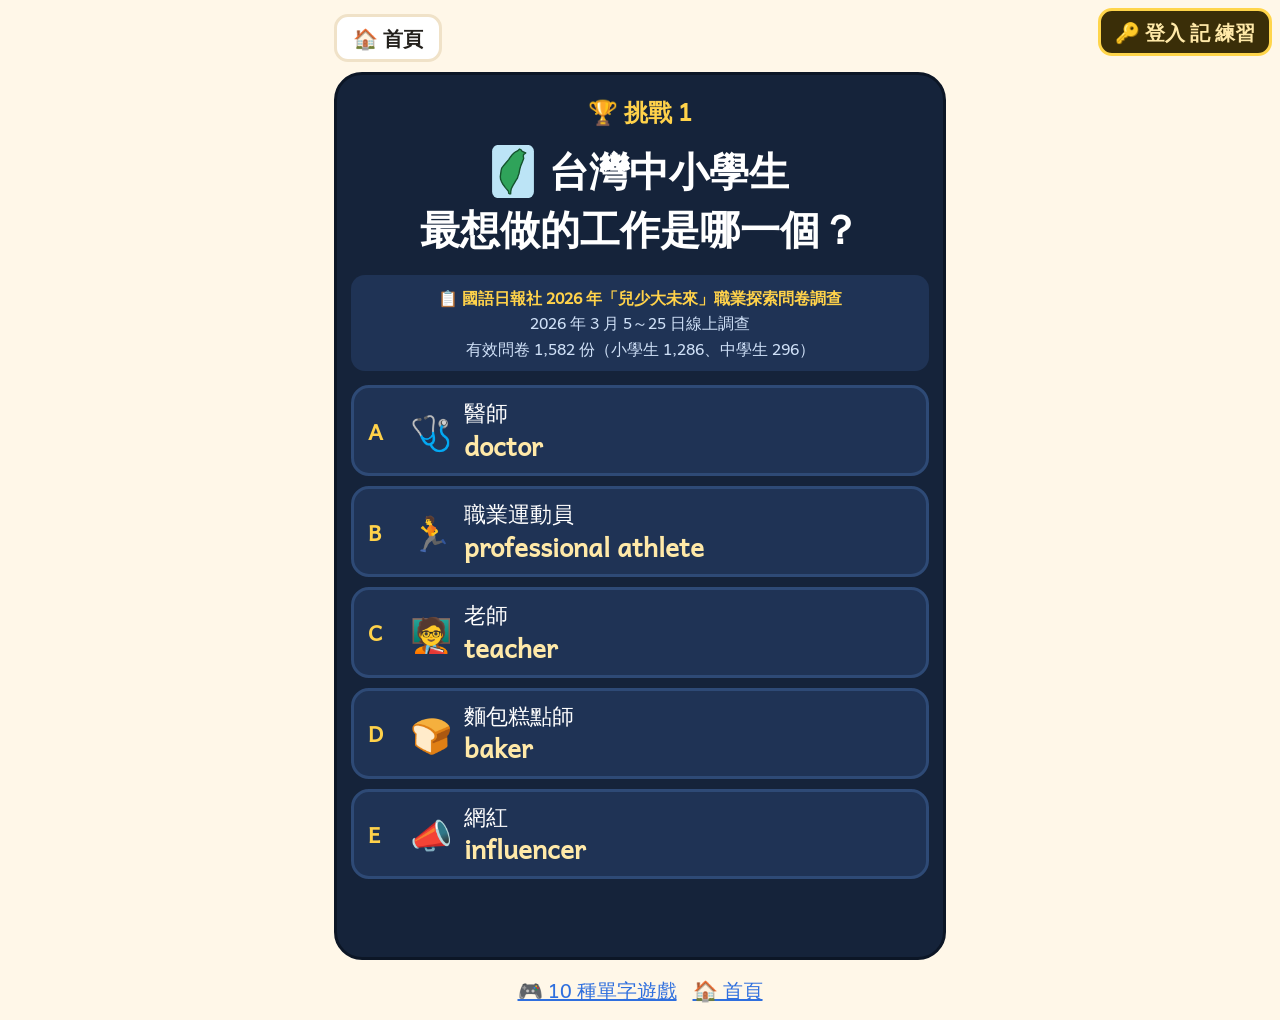
<file: story.html>
<!DOCTYPE html>
<html lang="zh-Hant-TW">
<head>
<meta charset="UTF-8">
<meta name="viewport" content="width=device-width, initial-scale=1">
<title>單字小故事</title>
<style>
/* 英文不合字（2026/10/9）：Andika 會把 fi、ffi 合成一個字，紅色的 i 就變黑色 */
*{font-variant-ligatures:none;font-feature-settings:"liga" 0,"clig" 0}
@font-face{font-family:'AndikaEmbed';src:url([data-uri]) format('woff2');font-display:block}
:root{--bg:#FFF7E8;--card:#FFFFFF;--ink:#23201C;--soft:#7A7166;--line:#F0E2C8;--hl:#FF7A45;--blue:#2F6FDE;
--oBg:#FFE3D6;--oIn:#B03A10;--gBg:#DCF0C8;--gIn:#2C6010;--bBg:#DCE8FB;--bIn:#1B4A9E}
*{box-sizing:border-box}
body{margin:0;background:var(--bg);color:var(--ink);font-family:'AndikaEmbed',"PingFang TC","Noto Sans TC","Microsoft JhengHei",sans-serif;-webkit-text-size-adjust:100%;overflow-x:hidden}
.app{max-width:640px;margin:0 auto;padding:14px}
.wrap{position:relative}
.side{position:absolute;top:50%;transform:translateY(-50%);z-index:5;font-size:30px;width:64px;height:98px;padding:0 2px;border-radius:18px;border:3px solid var(--line);background:rgba(255,255,255,.92);cursor:pointer;font-family:inherit;box-shadow:0 2px 8px rgba(0,0,0,.08)}
.side:active{transform:translateY(-50%) scale(.94)}
.side .ic{display:block;font-size:30px;line-height:1}
.side .lb{display:block;font-size:13px;color:var(--soft);margin-top:2px;white-space:nowrap;transform:scale(.92)}
.side[disabled]{opacity:.3}
.b .ic{display:block;font-size:26px;line-height:1}
.b .lb{display:block;font-size:13px;color:var(--soft);margin-top:2px;white-space:nowrap;transform:scale(.9)}
.card.menu{cursor:default;min-height:auto;padding:18px 12px 22px;display:block}
.mt{font-size:28px;font-weight:700;margin-bottom:14px}
.grid{display:grid;grid-template-columns:1fr 1fr;gap:10px}
.gi{display:flex;flex-direction:column;align-items:center;gap:2px;padding:10px 4px;border-radius:18px;border:3px solid var(--line);background:#fff;cursor:pointer;font-family:inherit;min-height:118px}
.gi .ge{font-size:40px;line-height:1.1}
.gi .gz{font-size:20px;font-weight:700}
.gi .gw{font-family:'AndikaEmbed',sans-serif;font-size:17px;color:var(--soft);word-break:break-word}
.tw{display:inline-block;width:1.05em;height:1.32em;vertical-align:-.3em;border-radius:4px;background:url("data:image/svg+xml;utf8,<svg%20xmlns='http://www.w3.org/2000/svg'%20viewBox='0%200%20300%20380'><rect%20x='0'%20y='0'%20width='300'%20height='380'%20rx='46'%20fill='%23BCE4F6'/><polygon%20points='197,30%20208,35%20216,46%20241,57%20232,64%20225,71%20224,85%20227,96%20217,122%20206,148%20198,176%20193,204%20186,223%20182,237%20171,254%20163,267%20150,289%20138,312%20134,331%20133,350%20126,350%20119,345%20118,334%20113,325%20103,314%2094,303%2086,292%2078,282%2068,263%2061,246%2059,226%2062,204%2065,182%2069,166%2081,150%2091,138%20103,124%20119,105%20132,86%20146,68%20159,56%20169,49%20185,41'%20fill='%232FA35A'%20stroke='%2314532D'%20stroke-width='10'%20stroke-linejoin='round'/></svg>") center/contain no-repeat;margin-right:4px}
.gi .gr{font-size:15px;color:var(--soft);margin-top:2px}
.gi.on{border-color:var(--hl);background:#FFF1E9}
.mn{font-size:17px;color:var(--soft);margin:-8px 0 12px;line-height:1.5}


/* ===== 挑戰結果獨立畫面 ===== */
#RES{background:#fff;border:3px solid var(--line);border-radius:28px;padding:22px 14px 24px;text-align:center;margin-bottom:14px}
#RES .vd2{font-size:26px;font-weight:700;min-height:34px}
#RES.good .vd2{color:var(--ok)}#RES.bad .vd2{color:var(--no)}
#RES .pickrow{display:inline-flex;align-items:center;gap:8px;background:#FDECEA;border:2px solid #F3C3BE;border-radius:14px;padding:6px 12px;margin-top:10px;font-size:18px;color:#8A3A33}
#RES .pickrow .pi{font-size:26px;filter:grayscale(1);opacity:.7}
#RES .pickrow b{font-family:'AndikaEmbed',sans-serif;font-weight:400}
#RES .arrow{font-size:28px;color:var(--soft);margin:6px 0;animation:down .9s infinite}
@keyframes down{0%,100%{transform:translateY(0)}50%{transform:translateY(7px)}}
#RES .bigic{font-size:clamp(80px,22vw,120px);line-height:1.1;display:inline-block;cursor:pointer;animation:tpop .6s cubic-bezier(.3,1.7,.5,1)}
#RES .ben{font-family:'AndikaEmbed',sans-serif;font-size:clamp(32px,8vw,50px);line-height:1.3;cursor:pointer;word-break:break-word}
#RES .bzh{font-size:26px;font-weight:700;color:var(--soft)}
#RES .chip{display:inline-block;font-size:21px;font-weight:700;background:var(--oBg);color:var(--oIn);padding:6px 18px;border-radius:999px;margin-top:10px}
#RES .tiny{font-size:13px;line-height:1.5;color:#B5A894;margin-top:12px}
#RES .tiny a{color:#9CB0C8}


/* ===== 進階開場兩題 ===== */
/* 挑戰 3：霓虹刮刮卡 */
.q3{background:#2A1240;border:3px solid #4B1F6E;border-radius:24px;padding:18px 12px 20px;text-align:center;margin-bottom:14px}
.q3 .t3{font-size:22px;font-weight:700;color:#FF7BD5}
.q3 .h3{font-size:clamp(32px,8.6vw,40px);font-weight:700;color:#fff;line-height:1.45;margin:12px 0 14px}
.q3 .s3{font-size:16px;line-height:1.6;color:#C9A7E8;background:#3A1A57;border-radius:12px;padding:10px;margin-bottom:14px;text-align:left}
.q3 .s3 b{color:#FFD24A}
.q3 .tk{display:flex;align-items:center;gap:12px;width:100%;text-align:left;background:#3A1A57;border:3px dashed #8A5CC0;border-radius:16px;padding:12px;margin-top:10px;color:#fff;font-family:inherit;cursor:pointer;min-height:80px}
.q3 .tk .ie{font-size:34px}
.q3 .tk .tx{font-size:21px;line-height:1.35}
.q3 .tk .tx b{display:block;font-family:'AndikaEmbed',sans-serif;font-size:25px;color:#FFD24A;font-weight:400}
.q3 .tk.ok{background:#1C5B34;border-color:#43C46F;border-style:solid;box-shadow:0 0 18px #43C46F}
.q3 .tk.no{background:#5B1C1C;border-color:#E0483E;animation:shake .4s}
.q3 .a3{font-size:20px;line-height:1.6;color:#FFE9A8;margin-top:12px}
.q3 .a3 a{color:#FF7BD5}
/* 挑戰 4：登機證 */
.q4{background:#FBF3E2;border:3px dashed #C8A96A;border-radius:24px;padding:18px 12px 20px;text-align:center;margin-bottom:14px}
.q4 .t4{font-size:22px;font-weight:700;color:#8A6A22}
.q4 .h4{font-size:clamp(32px,8.6vw,40px);font-weight:700;color:#3A2B10;line-height:1.45;margin:12px 0 14px}
.q4 .s4{font-size:16px;line-height:1.6;color:#7A6540;background:#fff;border-radius:12px;padding:10px;margin-bottom:14px;text-align:left;border:2px solid #E3D3AC}
.q4 .s4 b{color:#8A6A22}
.q4 .bp{display:flex;align-items:center;gap:10px;width:100%;background:#fff;border:2px solid #E3D3AC;border-radius:14px;padding:10px;margin-top:9px;font-family:inherit;cursor:pointer;min-height:76px;text-align:left}
.q4 .bp .st{width:44px;height:44px;border-radius:50%;border:2px dashed #C8A96A;display:flex;align-items:center;justify-content:center;font-size:20px;color:#C8A96A;flex-shrink:0}
.q4 .bp .ie{font-size:30px}
.q4 .bp .tx{font-size:20px;line-height:1.3}
.q4 .bp .tx b{display:block;font-family:'AndikaEmbed',sans-serif;font-size:23px;font-weight:400;color:#5A4718}
.q4 .bp.ok{background:#E8F7EC;border-color:#2FA35A}
.q4 .bp.ok .st{border-style:solid;border-color:#2FA35A;color:#2FA35A;transform:rotate(-12deg)}
.q4 .bp.no{background:#FDE3E1;border-color:#E0483E;animation:shake .4s}
.q4 .a4{font-size:20px;line-height:1.6;color:#5A4718;margin-top:12px}
.q4 .a4 a{color:#1B4A9E}
.bigfx{font-size:88px;animation:tpop .7s cubic-bezier(.3,1.7,.5,1)}

.card.rev{cursor:default;min-height:auto;padding:18px 12px 22px;display:block;text-align:center}
.vq{font-size:26px;font-weight:700;line-height:1.5;margin:10px 0}
.vbig{font-size:clamp(70px,20vw,110px);line-height:1.1}
.vopt{display:block;width:100%;font-family:'AndikaEmbed',sans-serif;font-size:28px;min-height:72px;border-radius:18px;border:3px solid var(--line);background:#fff;margin-top:10px;cursor:pointer;color:var(--ink);padding:8px}
.vopt.ok{background:#DFF5E6;border-color:var(--ok);color:var(--ok)}
.vopt.no{background:#FDE3E1;border-color:var(--no);animation:shake .4s}
.vbar{font-size:19px;color:var(--soft)}
.card.adv{cursor:default;min-height:auto;padding:18px 12px 22px;display:block;text-align:center}
.tabs{display:flex;gap:6px;justify-content:center;flex-wrap:wrap;margin-bottom:12px}
.tb{font-size:17px;min-height:52px;padding:8px 12px;border-radius:14px;border:3px solid var(--line);background:#fff;font-family:inherit;cursor:pointer}
.tb.on{border-color:var(--hl);background:#FFF1E9;color:var(--oIn)}
.psrc{font-size:15px;line-height:1.6;color:var(--soft);background:var(--bg);border-radius:12px;padding:10px;margin-bottom:12px;text-align:left}
.prow{display:flex;align-items:center;gap:10px;text-align:left;border:2px solid var(--line);border-radius:16px;padding:9px 10px;margin-bottom:8px}
.prow .pn{font-size:20px;font-weight:700;color:var(--hl);min-width:30px;text-align:center}
.prow .pe{font-size:30px}
.prow .pt{font-size:19px;line-height:1.35}
.prow .pt b{font-family:'AndikaEmbed',sans-serif;font-size:23px;display:block;font-weight:400}
.prow .pb{font-size:13px;color:var(--soft);display:block;margin-top:2px}
.mn .rule{font-size:14px;color:#C3B7A5}
.gi .gn{position:absolute;top:6px;left:8px;font-size:15px;font-weight:700;color:var(--hl)}
.gi{position:relative}
.card.ev{cursor:default;min-height:auto;padding:18px 14px 22px;display:block;text-align:center}
.er{display:flex;align-items:center;gap:12px;text-align:left;background:var(--bg);border-radius:16px;padding:12px 14px;margin-bottom:10px;opacity:0;transform:translateX(-24px)}
.er.go{animation:slidein .5s cubic-bezier(.3,1.5,.5,1) forwards}
#e2.go{animation-delay:.5s}#e3.go{animation-delay:1s}#e4.go{animation-delay:1.5s}
@keyframes slidein{to{opacity:1;transform:translateX(0)}}
.ee{font-size:38px;line-height:1}
.et{font-size:20px;font-weight:700;line-height:1.5}
.et b{color:var(--hl);font-family:'AndikaEmbed',sans-serif;font-size:1.15em}
.et s{text-decoration:none;color:var(--soft);font-weight:400;font-size:.85em;display:block}
#badge{display:inline-block;font-size:20px;font-weight:700;padding:6px 18px;border-radius:999px;margin-top:6px}
#badge.k0{background:var(--gBg);color:var(--gIn)}
#badge.k1{background:var(--bBg);color:var(--bIn)}
#badge.k2{background:var(--oBg);color:var(--oIn)}
#plus{font-size:16px;color:var(--soft);margin-top:8px;min-height:22px}
.lk{display:block;margin:14px auto 0;font-size:18px;color:var(--blue);text-decoration:underline;min-height:44px;line-height:44px}
.sl{left:-10px}.sr{right:-10px}
@media(max-width:420px){.side{width:58px;height:92px;font-size:26px}.side .lb{font-size:12px}.sl{left:-10px}.sr{right:-10px}}
.card{background:var(--card);border:3px solid var(--line);border-radius:28px;padding:18px 62px 20px;text-align:center;cursor:pointer;min-height:500px;display:flex;flex-direction:column;justify-content:center}
.card.wm #cap{min-height:64px;margin-top:0}
/* 母音頁 */
.vw{cursor:pointer;font-family:'AndikaEmbed',sans-serif;font-size:clamp(34px,9vw,58px);line-height:1.35;word-break:break-word;margin:6px 0 14px}
.syl{font-family:'AndikaEmbed',sans-serif;font-size:clamp(26px,6.6vw,42px);line-height:1.5;word-break:break-word}
.syl .sy{display:inline-block;padding:2px 4px;border-radius:10px;background:transparent;transition:all .5s}
.syl.go .sy{padding:2px 10px;margin:0 3px;background:#FFE9DF}
.syl .sy:nth-child(4n+3){background:transparent}
.syl.go .sy:nth-child(4n+3){background:#E3F0FB}
.syl .sd{opacity:0;transition:opacity .5s;color:var(--hl)}
.syl.go .sd{opacity:1}
.sn{font-size:22px;font-weight:700;color:var(--hl);margin-top:8px}
.tip{font-size:20px;line-height:1.6;color:var(--ink);background:var(--bg);border-radius:14px;padding:10px 12px;margin:12px auto 0;max-width:520px}
.tip b{color:var(--hl);font-family:'AndikaEmbed',sans-serif;font-size:1.1em}
.vl{display:flex;justify-content:center;gap:18px;font-size:19px;color:var(--soft)}
.vl i.vd{display:inline-block;width:14px;height:14px;border-radius:50%;margin-right:6px;vertical-align:-1px}
#hd{font-size:16px;color:var(--soft);margin-bottom:6px}
#hd b{color:var(--hl)}
.steps{display:flex;justify-content:center;gap:7px;margin-bottom:12px}
.s{width:30px;height:10px;border-radius:6px;background:var(--line)}
.s.on{background:var(--hl)}
#em{font-size:clamp(96px,25vw,150px);line-height:1.1;min-height:120px;cursor:pointer;display:inline-block}
#em.pop{animation:pop .5s cubic-bezier(.3,1.7,.5,1)}
@keyframes pop{0%{transform:scale(.4) rotate(-12deg)}100%{transform:scale(1) rotate(0)}}
#cap{font-size:clamp(23px,5.9vw,30px);font-weight:700;line-height:1.45;margin-top:8px;min-height:130px;display:flex;flex-direction:column;align-items:center;justify-content:center}
#cap b{color:var(--hl);font-family:'AndikaEmbed',sans-serif;font-size:1.1em}
#cap i{font-style:normal;display:block}
#cap .cur,#cap .pre{line-height:1.5}
#cap .pre{font-size:.7em;color:var(--soft);margin-bottom:12px}
#cap .pre b{color:var(--soft)}
.cp{display:block;width:fit-content;margin:0 auto 6px;font-size:.72em;padding:2px 16px;border-radius:999px}
.c0{background:var(--bBg);color:var(--bIn)}
.c1{background:var(--oBg);color:var(--oIn)}
#parts{display:flex;justify-content:center;align-items:flex-start;min-height:130px;flex-wrap:nowrap}
.pc{display:flex;flex-direction:column;align-items:center;transition:margin .55s cubic-bezier(.3,1.5,.5,1)}
.pw{font-family:'AndikaEmbed',sans-serif;font-size:clamp(22px,5.6vw,40px);line-height:1.3;padding:2px 2px;border-radius:12px;transition:padding .5s,background .5s}
.pm{font-size:24px;font-weight:700;margin-top:4px;max-height:0;max-width:0;opacity:0;overflow:hidden;transition:opacity .4s,max-height .4s,max-width .5s;white-space:nowrap}
.split .pc{margin:0 4px}
.split .pw{padding:2px 6px}
.split .pm{opacity:1;max-height:40px;max-width:240px}
.o .pw{background:var(--oBg);color:var(--oIn)}.o .pm{color:var(--oIn)}
.g .pw{background:var(--gBg);color:var(--gIn)}.g .pm{color:var(--gIn)}
.bl .pw{background:var(--bBg);color:var(--bIn)}.bl .pm{color:var(--bIn)}
.gp{width:0;transition:width .5s}
.split .gp{width:18px}
.join .gp{width:14px}
.pc.now .pw{animation:beat .5s}
@keyframes beat{0%{transform:scale(1)}45%{transform:scale(1.22)}100%{transform:scale(1)}}
.join .pw{background:transparent;color:var(--ink);padding:2px 0}
#zh{font-size:32px;font-weight:700;color:var(--soft);min-height:44px;margin-top:4px}
#tap{display:none}
#note{font-size:14px;line-height:1.5;color:#C3B7A5;border-top:1px solid var(--line);margin:14px 8px 0;padding-top:8px}
.btns{display:flex;justify-content:center;gap:6px;margin-top:14px;flex-wrap:wrap}
.b{font-size:32px;min-width:64px;min-height:78px;padding:6px 2px;border-radius:20px;border:3px solid var(--line);background:#fff;cursor:pointer;font-family:inherit}
.b:active{transform:scale(.95)}
.dots{display:flex;justify-content:center;gap:8px;margin-top:14px;flex-wrap:wrap}
.dot{width:14px;height:14px;border-radius:50%;background:var(--line)}
.dot.on{background:var(--hl)}
.speed{display:flex;align-items:center;gap:10px;margin:14px auto 0;max-width:340px;font-size:30px}
#rate{flex:1;height:44px;accent-color:var(--hl)}
#rv{font-size:24px;font-weight:700;min-width:44px}
.fx{position:fixed;top:-60px;font-size:40px;pointer-events:none;animation:fall 1.4s ease-in forwards;z-index:9}
@keyframes fall{to{transform:translateY(110vh) rotate(360deg)}}
.hide{display:none!important}
#parts.hide{display:none!important}
button:focus-visible{outline:4px solid var(--blue);outline-offset:2px}


/* ===== 開場兩題 ===== */
body.intro .wrap,body.intro #P,body.intro #V,body.intro #Q3,body.intro #Q4,body.intro .btns,body.intro .dots,body.intro .speed{display:none!important}
.quiz{border-radius:28px;padding:20px 14px 24px;text-align:center}
/* 第一題：台灣擂台（深色舞台風） */
.qa{background:#15233A;color:#fff;border:3px solid #0C1626}
.qa .qt{font-size:24px;font-weight:700;color:#FFD24A;line-height:1.4}
.qa .qs{font-size:clamp(32px,8.6vw,40px);font-weight:700;color:#fff;margin:12px 0 18px;line-height:1.45}
.qa .opt{display:flex;align-items:center;gap:12px;width:100%;text-align:left;background:#1F3355;border:3px solid #2E4A76;color:#fff;border-radius:18px;padding:10px 14px;margin-top:10px;cursor:pointer;font-family:inherit;min-height:76px}
.qa .opt .rk{font-size:22px;font-weight:700;color:#FFD24A;min-width:30px}
.qa .opt .ie{font-size:34px}
.qa .opt .tx{font-size:22px;line-height:1.35}
.qa .opt .tx b{font-family:'AndikaEmbed',sans-serif;font-size:26px;display:block;color:#FFE9A8}
.qa .opt.ok{background:#1C5B34;border-color:#43C46F}
.qa .opt.no{background:#5B1C1C;border-color:#E0483E;animation:shake .4s}
/* 第二題：全球泡泡（淺藍圓卡風） */
.qb{background:linear-gradient(180deg,#EAF4FF,#D7ECFF);border:3px solid #B4D8F5;color:#123}
.qb .qt{font-size:24px;font-weight:700;color:#1B4A9E;line-height:1.4}
.qb .qs{font-size:clamp(32px,8.6vw,40px);font-weight:700;color:#123;margin:12px 0 18px;line-height:1.45}
.qb .bub{display:grid;grid-template-columns:1fr 1fr;gap:12px}
.qb .opt{background:#fff;border:3px solid #B4D8F5;border-radius:24px;padding:14px 6px;cursor:pointer;font-family:inherit;min-height:132px;display:flex;flex-direction:column;align-items:center;gap:4px}
.qb .opt .ie{font-size:40px}
.qb .opt .zh{font-size:20px;font-weight:700}
.qb .opt .en{font-family:'AndikaEmbed',sans-serif;font-size:19px;color:#4A6A92;word-break:break-word}
.qb .opt.wide{grid-column:1 / -1}
.qb .opt.ok{background:#DFF5E6;border-color:#2FA35A}
.qb .opt.no{background:#FDE3E1;border-color:#E0483E;animation:shake .4s}
@keyframes shake{25%{transform:translateX(-9px)}50%{transform:translateX(9px)}75%{transform:translateX(-5px)}}
.src{font-size:16px;line-height:1.6;border-radius:14px;padding:10px 12px;margin-bottom:14px}
.src.sa{background:#1F3355;color:#CFE0F7}
.src.sa b{color:#FFD24A}
.src.sb{background:#fff;color:#4A6A92;border:2px solid #B4D8F5}
.src.sb b{color:#1B4A9E}
.lk2{display:inline-block;font-size:17px;margin-top:6px;text-decoration:underline}
.qa .lk2{color:#FFD24A}
.qb .lk2{color:#1B4A9E}
.ans{font-size:21px;line-height:1.6;margin-top:14px;min-height:40px}
.qa .ans{color:#FFE9A8}
.qb .ans{color:#1B4A9E}
.gobtn{font-size:24px;min-height:64px;padding:10px 26px;border-radius:18px;border:3px solid var(--line);background:#fff;color:var(--ink);font-family:inherit;cursor:pointer;margin-top:16px}
.trophy{font-size:96px;animation:tpop .7s cubic-bezier(.3,1.7,.5,1)}
@keyframes tpop{0%{transform:scale(.2) rotate(-25deg)}100%{transform:scale(1) rotate(0)}}
.globe{font-size:96px;animation:spin 1.2s linear}
@keyframes spin{to{transform:rotate(360deg)}}

@media (prefers-reduced-motion:reduce){#em.pop{animation:none}.fx{display:none}.pc,.pw,.pm{transition:none}}
.homeln{display:inline-flex;align-items:center;min-height:48px;padding:0 16px;margin-bottom:10px;border-radius:14px;border:3px solid var(--line);background:#fff;color:var(--ink);font-size:20px;font-weight:700;text-decoration:none}
.gh{grid-column:1/-1;margin:14px 0 2px;font-size:22px;font-weight:700;text-align:center}
.aka{margin:12px auto 0;max-width:540px;background:#EAF4FF;border:2px solid #B4D8F5;border-radius:14px;padding:10px 12px;font-weight:400;cursor:default;text-align:left}
.akt{font-size:21px;font-weight:700;color:#1B4A9E}
.akw{font:inherit;font-weight:700;color:#2F6FDE;background:#fff;border:2px solid #B4D8F5;border-radius:12px;min-height:44px;padding:0 10px;cursor:pointer}
.akwhy{font-size:18px;line-height:1.55;margin-top:6px;color:var(--ink)}
.akev{font-size:16px;line-height:1.9;margin-top:4px}
.akev a{color:#2F6FDE}
</style>
</head>
<body>
<main class="app">
<a class="homeln" href="index.html">🏠 首頁</a>

  <section class="quiz qa" id="Q1">
    <div class="qt">🏆 挑戰 1</div>
    <div class="qs"><i class="tw"></i> 台灣中小學生<br>最想做的工作是哪一個？</div>
    <div class="src sa">📋 <b>國語日報社 2026 年「兒少大未來」職業探索問卷調查</b><br>2026 年 3 月 5～25 日線上調查<br>有效問卷 1,582 份（小學生 1,286、中學生 296）</div>
    <div id="o1"></div>
    <div class="ans" id="a1"></div>
  </section>
  <section class="quiz qb hide" id="Q2">
    <div class="qt">🌍 挑戰 2</div>
    <div class="qs">全球 41 國的中學生<br>最想做的工作是哪一個？</div>
    <div class="src sb">📋 <b>OECD 經濟合作暨發展組織 PISA 2018 國際學生評量</b><br>41 個國家的 15 歲學生<br>2020 年 1 月發表《Dream Jobs?》報告</div>
    <div class="bub" id="o2"></div>
    <div class="ans" id="a2"></div>
  </section>
  <div class="wrap">
  <button class="side sl" id="back" aria-label="上一步"><span class="ic">◀</span><span class="lb">上一步</span></button>
  <button class="side sr" id="fwd" aria-label="下一步"><span class="ic">▶</span><span class="lb">下一步</span></button>
  <section class="card" id="card" role="button" tabindex="0" aria-label="點一下看下一步">
    <div id="hd"></div>
    <div class="steps" id="steps"></div>
    <div id="em" role="button" tabindex="0" aria-label="點圖聽單字"></div>
    <div id="parts" class="hide"></div>
    <div id="cap"></div>
    <div id="zh"></div>
    <div id="tap"></div>
    <div id="note"></div>
  </section>
  </div>
  <section class="card ev hide" id="E">
    <div class="mt">🔎 怎麼知道的？</div>
    <div class="er" id="e1"><span class="ee">📜</span><span class="et"></span></div>
    <div class="er" id="e2"><span class="ee">📚</span><span class="et"></span></div>
    <div class="er" id="e3"><span class="ee">✅</span><span class="et"></span></div>
    <div class="er" id="e4"><span class="ee">🏆</span><span class="et"></span></div>
    <div id="badge"></div>
    <div id="plus"></div>
    <a id="link" class="lk" href="#" target="_blank" rel="noopener">🔗 看原始資料</a>
  </section>
  <section id="RES" class="hide">
    <div class="vd2" id="rv2"></div>
    <div id="rpick"></div>
    <div id="rarrow"></div>
    <div class="bigic" id="ric" role="button" tabindex="0" aria-label="點圖聽單字"></div>
    <div class="ben" id="ren" role="button" tabindex="0" aria-label="點單字聽發音"></div>
    <div class="bzh" id="rzh"></div>
    <div class="chip" id="rchip"></div>
    <div class="tiny" id="rtiny"></div>
    <button class="gobtn" id="rbtn"></button>
  </section>
  <section class="q3 hide" id="Q3">
    <div class="t3">🎟️ 挑戰 3</div>
    <div class="h3"><i class="tw"></i> 台灣的大人<br>最想做的工作是哪一個？</div>
    <div class="s3">📋 <b>1111 人力銀行「上班族夢幻工作大調查」</b><br>2026 年 6 月發布｜對象：台灣上班族</div>
    <div id="o3"></div>
    <div class="a3" id="a3"></div>
  </section>
  <section class="q4 hide" id="Q4">
    <div class="t4">🎫 挑戰 4</div>
    <div class="h4">全球的大人<br>最想做的工作是哪一個？</div>
    <div class="s4">📋 <b>Remitly「Dream Jobs Around the World」2026</b><br>分析 145 國 Google 搜尋量（2025/5～2026/5）</div>
    <div id="o4"></div>
    <div class="a4" id="a4"></div>
  </section>
  <section class="card rev hide" id="V">
    <div class="mt" id="vt">📝 複習</div>
    <div id="vbody"></div>
  </section>
  <section class="card adv hide" id="P">
    <div class="mt">🚀 進階：大人最想做什麼？</div>
    <div class="tabs"><button class="tb on" data-t="0">🧑‍💼 台灣成人</button><button class="tb" data-t="1">🌏 全球成人</button><button class="tb" data-t="2">🏅 四榜綜合</button></div>
    <div id="pbody"></div>
  </section>
  <section class="card menu hide" id="M">
    <div class="mt">選一個單字 👇</div>
    <div class="mn">🏅 四榜綜合排序（共 36 個）<br><span class="rule">上榜份數多的排前面<br>份數一樣，名次加起來小的排前面</span><br><a href="rank-mix.html" style="font-size:18px;color:#2F6FDE">🔎 看排序的證據</a></div>
    <div class="grid" id="grid"></div>
  </section>
  <div class="btns">
    <button class="b" id="pw" aria-label="上一個單字"><span class="ic">⏪</span><span class="lb">上一個字</span></button>
    <button class="b" id="menu" aria-label="全部單字"><span class="ic">☰</span><span class="lb">全部單字</span></button>
    <button class="b" id="say" aria-label="聽整個字"><span class="ic">🔊</span><span class="lb">聽</span></button>
    <button class="b" id="why" aria-label="怎麼知道"><span class="ic">🔎</span><span class="lb">怎麼知道</span></button>
    <button class="b" id="pro" aria-label="進階"><span class="ic">🚀</span><span class="lb">進階</span></button>
    <button class="b" id="rev" aria-label="複習"><span class="ic">📝</span><span class="lb">複習</span></button>
    <button class="b" id="nw" aria-label="下一個單字"><span class="ic">⏩</span><span class="lb">下一個字</span></button>
  </div>
  <div class="dots" id="dots"></div>
  <div class="speed">
    <span aria-hidden="true">🐢</span>
    <input type="range" id="rate" min="0.5" max="1" step="0.1" value="0.8" aria-label="語速">
    <span aria-hidden="true">🐇</span>
    <span id="rv">0.8</span>
  </div>
<div style="text-align:center;margin:14px auto 0"><a href="games.html" style="font-size:20px;color:#2F6FDE">🎮 10 種單字遊戲</a>　<a href="index.html" style="font-size:20px;color:#2F6FDE">🏠 首頁</a></div>
</main>
<script>
const W=[
{no:1,e:'doctor',z:'醫生',ic:'🩺',rk:'<i class="tw"></i>4 🌍1',why:'台灣第 4 名 ＋ 全球女生第1、男生第3',
 s:[['👩‍🏫','拉丁文 <b>doct</b> ＝ 教'],['🎓','<b>doctor</b> 變成　醫生']],
 p:[['doct','教','o'],['or','的人','g','er',1]],
 n:'<i class="tw"></i> 台灣小學生第 4 名（國語日報 2026） ｜ 🌍 全球 15 歲學生女生第1、男生第3（PISA 2018，41 國）',
 ev:{lang:'拉丁文',old:'docere',mean:'教、讓人懂',kind:'真字源',card:'doct ＝ 教',url:'https://www.etymonline.com/word/Doctor',plus:''}},
{no:2,e:'professional athlete',z:'職業運動員',ic:'🏃',rk:'<i class="tw"></i>1 🌍5',why:'台灣第 1 名 ＋ 全球男生第5',
 s:[['🏆','希臘文 <b>athlon</b> ＝ 獎品'],['🤼','<b>athlete</b> ＝ 比賽的人']],
 p:[['professional','職業的','o'],['athlete','比賽的人','g']],sp:[1],
 n:'<i class="tw"></i> 台灣小學生第 1 名（國語日報 2026） ｜ 🌍 全球 15 歲學生男生第5（PISA 2018，41 國）',
 ev:{lang:'希臘文',old:'athlon',mean:'獎品',kind:'整個字記',card:'athlete ＝ 比賽的人',url:'https://www.etymonline.com/word/athlete',plus:'athlon 更早的來源不明'}},
{no:3,e:'YouTuber',z:'YouTube 創作者',ic:'📹',rk:'大人 🌏5',why:'全球大人第 5 名',
 s:[['📺','<b>tube</b> ＝ 電視的俗稱'],['▶️','<b>YouTube</b> 網站（2005 年）']],
 p:[['YouTub','YouTube','o','YouTube'],['er','的人','g','er',1]],
 n:'🌏 全球大人第 5 名（Remitly 2026） ｜ <i class="tw"></i> 台灣小學生第 3 名（直播主／網紅／Podcaster／YouTuber，國語日報 2026）',
 ev:{lang:'現代英語',old:'YouTube + -er',mean:'YouTube 網站 + 的人',kind:'真字源',card:'YouTub ＝ YouTube',url:'https://www.merriam-webster.com/dictionary/YouTuber',dict:'Merriam-Webster 字典',plus:'tube 當「電視」是 1959 年起的說法'}},
{no:4,e:'lawyer',z:'律師',ic:'⚖️',rk:'🌍4',why:'全球女生第4、男生第9',
 s:[['📜','中古英語 <b>lawe</b> ＝ 法律'],['⚖️','<b>lawyer</b> ＝ 懂法律的人']],
 p:[['law','法律','o'],['yer','的人','g','yer',1]],
 n:'🌍 全球 15 歲學生女生第4、男生第9（PISA 2018，41 國） ｜ 🌏 全球大人第 4 名（Remitly 2026）',
 ev:{lang:'中古英語',old:'lawe + -iere',mean:'法律 + 的人',kind:'真字源',card:'law ＝ 法律',url:'https://www.etymonline.com/word/lawyer',plus:'-yer 是 -ier 的另一種寫法'}},
{no:5,e:'actor',z:'演員',ic:'🎭',rk:'大人 🌏1',why:'全球大人第 1 名',
 s:[['🏃','拉丁文 <b>agere</b> ＝ 做、推動'],['🎬','<b>act</b> ＝ 演戲']],
 p:[['act','做、演','o'],['or','的人','g','er',1]],
 n:'🌏 全球大人第 1 名（Remitly 2026） ｜ <i class="tw"></i> 台灣小學生第 8 名（歌手／樂團／演員，國語日報 2026）',
 ev:{lang:'拉丁文',old:'actor（來自 agere）',mean:'做事的人',kind:'真字源',card:'act ＝ 做、演',url:'https://www.etymonline.com/word/actor',plus:'1580 年代才有「演戲的人」的意思'}},
{no:6,e:'programmer',z:'程式設計師',ic:'💻',rk:'<i class="tw"></i>6 🌍4',why:'台灣第 6 名 ＋ 全球男生第4（資訊類）',
 s:[['✍️','希臘文 <b>pro</b> 向前 ＋ <b>graph</b> 寫'],['📜','<b>program</b> ＝ 電腦指令']],
 p:[['programm','寫程式','o','program'],['er','的人','g','er',1]],
 n:'<i class="tw"></i> 台灣小學生第 6 名（國語日報 2026） ｜ 🌍 全球 15 歲學生男生第4（資訊類）（PISA 2018，41 國）',
 ev:{lang:'希臘文',old:'pro + graphein',mean:'向前 + 寫',kind:'真字源',card:'programm ＝ 寫程式',url:'https://www.etymonline.com/word/Program',plus:'中間的 m 要寫兩個'}},
{no:7,e:'veterinarian',z:'獸醫',ic:'🐶',rk:'🌍8',why:'全球女生第8',
 s:[['🐴','拉丁文 <b>veterinarius</b> ＝ 照顧拉車牲口的'],['💊','<b>vet</b> ＝ 幫動物看病']],
 p:[['veterinari','拉車的牲口','o'],['an','的人','g','un',1]],
 n:'🌍 全球 15 歲學生女生第8（PISA 2018，41 國） ｜ 🌏 全球大人第 6 名（Remitly 2026）',
 ev:{lang:'拉丁文',old:'veterinarius',mean:'照顧拉車牲口的（也當「牛醫」）',kind:'真字源',card:'veterinari ＝ 拉車的牲口',url:'https://www.etymonline.com/word/veterinarian',plus:'平常都說短的 vet'}},
{no:8,e:'police officer',z:'警察',ic:'👮',rk:'🌍7',why:'全球男生第7、女生第9',
 s:[['🏙️','希臘文 <b>polis</b> ＝ 城市'],['📜','<b>police</b> ＝ 管秩序的警察']],
 p:[['police','警察','o'],['offic','工作','bl'],['er','的人','g','er',1]],sp:[1],
 n:'🌍 全球 15 歲學生男生第7、女生第9（PISA 2018，41 國） ｜ 🌏 全球大人第 8 名（Remitly 2026）',
 ev:{lang:'希臘文',old:'polis',mean:'城市',kind:'真字源',card:'police ＝ 警察',url:'https://www.etymonline.com/word/police',plus:'officer 的拆法是拼字記憶'}},
{no:9,e:'engineer',z:'工程師',ic:'👷',rk:'🌍1',why:'全球男生第1',
 s:[['💡','拉丁文 <b>ingenium</b> ＝ 聰明的點子'],['⚙️','<b>engine</b> ＝ 機器']],
 p:[['engin','機器','o'],['eer','的人','g']],
 n:'🌍 全球 15 歲學生男生第1（PISA 2018，41 國） ｜ <i class="tw"></i> 台灣前 10 名沒有這個職業',
 ev:{lang:'拉丁文',old:'ingenium',mean:'天生的聰明',kind:'拼字記憶',card:'engin ＝ 機器',url:'https://www.etymonline.com/word/engine',plus:''}},
{no:10,e:'content creator',z:'內容創作者',ic:'🎥',rk:'大人 <i class="tw"></i>1',why:'台灣大人第 1 名（30.3%）',
 s:[['📦','拉丁文 <b>contentum</b> ＝ 裝在裡面的東西'],['🎬','<b>content</b> ＝ 影片、文章這些內容']],
 p:[['content','內容','o'],['creat','創造','bl','create'],['or','的人','g','er',1]],sp:[1],
 n:'🧑‍💼 <i class="tw"></i> 台灣上班族第 1 名（30.3%）｜1111 人力銀行 2026',
 ev:{lang:'拉丁文',old:'contentum + creare',mean:'裝在裡面的東西 + 做出來',kind:'真字源',card:'content ＝ 內容、creat ＝ 創造',url:'https://www.etymonline.com/word/content',plus:'調查的類別名是「自媒體經營」'}},
{no:11,e:'esports player',z:'電競選手',ic:'🎮',rk:'<i class="tw"></i>2',why:'台灣第 2 名',
 s:[['🏅','<b>sport</b> ＝ 運動'],['🕹️','<b>esports</b> ＝ 電子競技']],
 p:[['esports','電子競技','o'],['play','玩','bl'],['er','的人','g','er',1]],sp:[1],
 n:'<i class="tw"></i> 台灣小學生第 2 名（國語日報 2026） ｜ 🌍 全球前 10 名沒有這個職業',
 ev:{lang:'現代英語',old:'e + sports',mean:'電子的 + 運動',kind:'真字源',card:'esports ＝ 電子競技',url:'https://www.espn.com/gaming/story/_/id/19860473',plus:'美聯社寫作手冊定為 esports'}},
{no:12,e:'teacher',z:'老師',ic:'🧑‍🏫',rk:'🌍2',why:'全球女生第2、男生第6',
 s:[['📚','<b>teach</b> ＝ 教'],['🧑‍🏫','<b>teacher</b> ＝ 教人的老師']],
 p:[['teach','教','o'],['er','的人','g','er',1]],
 n:'🌍 全球 15 歲學生女生第2、男生第6（PISA 2018，41 國） ｜ <i class="tw"></i> 台灣前 10 名沒有這個職業',
 ev:{lang:'古英語',old:'tæcan',mean:'指出、教',kind:'真字源',card:'teach ＝ 教',url:'https://www.etymonline.com/word/teach',plus:''}},
{no:13,e:'business manager',z:'企業經理',ic:'💼',rk:'🌍2',why:'全球男生第2、女生第3',
 s:[['✋','拉丁文 <b>manus</b> ＝ 手'],['🐴','<b>manage</b> 本來是「控制馬」']],
 p:[['business','生意','o'],['manag','管理','bl'],['er','的人','g','er',1]],sp:[1],
 n:'🌍 全球 15 歲學生男生第2、女生第3（PISA 2018，41 國） ｜ <i class="tw"></i> 台灣前 10 名沒有這個職業',
 ev:{lang:'拉丁文',old:'manus',mean:'手',kind:'真字源',card:'manag ＝ 用手管理',url:'https://www.etymonline.com/word/manager',plus:'manage 本來是「訓練、控制馬」；manager 一出現就是「管理的人」'}},
{no:14,e:'game tester',z:'遊戲試玩員',ic:'🎮',rk:'大人 <i class="tw"></i>2',why:'台灣大人第 2 名（26.9%）',
 s:[['🏺','拉丁文 <b>testum</b> ＝ 陶土小鍋'],['🔥','用小鍋試煉金子 → <b>test</b> ＝ 測試']],
 p:[['game','遊戲','o'],['test','測試','bl'],['er','的人','g','er',1]],sp:[1],
 n:'🧑‍💼 <i class="tw"></i> 台灣上班族第 2 名（26.9%）｜1111 人力銀行 2026',
 ev:{lang:'拉丁文',old:'testum',mean:'陶土小鍋（用來試煉金屬）',kind:'真字源',card:'test ＝ 測試',url:'https://www.etymonline.com/word/test',plus:'game 來自古英語 gamen ＝ 快樂、好玩'}},
{no:15,e:'pilot',z:'機師',ic:'✈️',rk:'大人 🌏2',why:'全球大人第 2 名',
 s:[['🚣','希臘文 <b>pedon</b> ＝ 掌方向的槳'],['✈️','1907 年起 <b>pilot</b> ＝ 開飛機的人']],
 p:[['pilot','掌舵的人','o']],
 n:'🌏 全球大人第 2 名（Remitly 2026，145 國 Google 搜尋量）',
 ev:{lang:'希臘文',old:'pedon',mean:'掌方向的槳（一般認為）',kind:'整個字記',card:'pilot ＝ 掌舵的人',url:'https://www.etymonline.com/word/pilot',plus:'本來是開船的人；1907 年才指開飛機'}},
{no:16,e:'influencer',z:'網紅',ic:'📣',rk:'<i class="tw"></i>3',why:'台灣第 3 名',
 s:[['💧','拉丁文 <b>fluere</b> ＝ 流'],['📣','<b>influence</b> ＝ 流進心裡的力量']],
 p:[['in','進去','o'],['fluenc','流','bl'],['er','的人','g','er',1]],
 n:'<i class="tw"></i> 台灣小學生第 3 名（國語日報 2026，類別名為「網紅」） ｜ 🌍 全球前 10 名沒有這個職業 ｜ 用字說明：網紅＝influencer；直播主＝streamer；內容創作者＝content creator（調查寫「自媒體經營」），三個字不一樣',
 ev:{lang:'拉丁文',old:'in + fluere',mean:'進去 + 流',kind:'真字源',card:'in ＝ 進去、fluenc ＝ 流',url:'https://www.etymonline.com/word/influence',plus:'網紅用 influencer；直播主用 streamer；自媒體經營（內容創作者）用 content creator'}},
{no:17,e:'counselor',z:'心理諮商師',ic:'🧠',rk:'大人 <i class="tw"></i>3',why:'台灣大人第 3 名（15.7%）',
 s:[['🤝','拉丁文 <b>consilium</b> ＝ 意見、計畫'],['💬','<b>counsel</b> ＝ 給人建議']],
 p:[['counsel','給建議','o'],['or','的人','g','er',1]],
 n:'🧑‍💼 <i class="tw"></i> 台灣上班族第 3 名（15.7%）｜1111 人力銀行 2026 ｜ 🏫 台灣中學生第 7 名（心理輔導師，國語日報 2026）',
 ev:{lang:'拉丁文',old:'consilium',mean:'意見、計畫',kind:'真字源',card:'counsel ＝ 給建議',url:'https://www.etymonline.com/word/counselor',plus:'英國拼成 counsellor（兩個 l）'}},
{no:18,e:'firefighter',z:'消防員',ic:'🚒',rk:'大人 🌏3',why:'全球大人第 3 名',
 s:[['🔥','古英語 <b>fyr</b> ＝ 火'],['🧯','<b>fight</b> ＝ 打 → 跟火打仗']],
 p:[['fire','火','o'],['fight','打','bl'],['er','的人','g','er',1]],
 n:'🌏 全球大人第 3 名（Remitly 2026，145 國 Google 搜尋量）',
 ev:{lang:'古英語',old:'fyr + feohtere',mean:'火 + 打仗的人',kind:'真字源',card:'fire ＝ 火、fight ＝ 打',url:'https://www.etymonline.com/word/firefighter',plus:'1895 年開始有這個字'}},
{no:19,e:'entertainer',z:'演藝人員',ic:'🎭',rk:'大人 <i class="tw"></i>4',why:'台灣大人第 4 名（13.4%）',
 s:[['🤲','古法文 <b>entre</b> 之間 ＋ <b>tenir</b> 抓住'],['😄','<b>entertain</b> ＝ 讓大家開心']],
 p:[['enter','之間','o'],['tain','抓住','bl','tain'],['er','的人','g','er',1]],
 n:'🧑‍💼 <i class="tw"></i> 台灣上班族第 4 名（13.4%）｜1111 人力銀行 2026',
 ev:{lang:'古法文',old:'entre + tenir',mean:'之間 + 抓住',kind:'真字源',card:'enter ＝ 之間、tain ＝ 抓住',url:'https://www.etymonline.com/word/entertain',plus:'這裡的 enter 是「之間」，不是「進入」'}},
{no:20,e:'baker',z:'麵包糕點師',ic:'🍞',rk:'<i class="tw"></i>5',why:'台灣第 5 名',
 s:[['🔥','<b>bake</b> ＝ 烤'],['🍞','<b>baker</b> ＝ 烤麵包的人']],
 p:[['bak','烤','o','bake'],['er','的人','g','er',1]],
 n:'<i class="tw"></i> 台灣小學生第 5 名（國語日報 2026） ｜ 🌍 全球前 10 名沒有這個職業',
 ev:{lang:'古英語',old:'bæcere',mean:'烤東西的人',kind:'真字源',card:'bak ＝ 烤',url:'https://www.etymonline.com/word/baker',plus:'bake 的 e 不見了'}},
{no:21,e:'nurse',z:'護理師',ic:'💉',rk:'🌍5',why:'全球女生第5',
 s:[['🍼','拉丁文 <b>nutrire</b> ＝ 餵奶、養育'],['💉','<b>nurse</b> ＝ 照顧人的人']],
 p:[['nurse','照顧的人','o']],
 n:'🌍 全球 15 歲學生女生第5（PISA 2018，41 國） ｜ <i class="tw"></i> 台灣前 10 名沒有這個職業',
 ev:{lang:'拉丁文',old:'nutrire',mean:'餵奶、養育',kind:'整個字記',card:'nurse ＝ 照顧的人',url:'https://www.etymonline.com/word/nurse',plus:'1580 年代才有「照顧病人」的意思'}},
{no:22,e:'tour guide',z:'導遊',ic:'🧭',rk:'大人 <i class="tw"></i>5',why:'台灣大人第 5 名（11.2%，並列）',
 s:[['🔄','古法文 <b>tour</b> ＝ 繞一圈'],['🗺️','<b>guide</b> ＝ 帶路']],
 p:[['tour','繞一圈','o'],['guide','帶路的人','g']],sp:[1],
 n:'🧑‍💼 <i class="tw"></i> 台灣上班族第 5 名（11.2%，並列）｜1111 人力銀行 2026',
 ev:{lang:'古法文',old:'tour + guider',mean:'繞一圈 + 帶路',kind:'真字源',card:'tour ＝ 繞一圈、guide ＝ 帶路',url:'https://www.etymonline.com/word/tour',plus:'guide 的 u 不發音'}},
{no:23,e:'fortune teller',z:'占卜師',ic:'🔮',rk:'大人 <i class="tw"></i>5',why:'台灣大人第 5 名（11.2%，並列）',
 s:[['🎡','拉丁文 <b>fortuna</b> ＝ 運氣'],['🗣️','古英語 <b>tellan</b> ＝ 數、說']],
 p:[['fortune','運氣','o'],['tell','說','bl'],['er','的人','g','er',1]],sp:[1],
 n:'🧑‍💼 <i class="tw"></i> 台灣上班族第 5 名（11.2%，並列）｜1111 人力銀行 2026',
 ev:{lang:'拉丁文',old:'fortuna',mean:'運氣、命運',kind:'真字源',card:'fortune ＝ 運氣、tell ＝ 說',url:'https://www.etymonline.com/word/fortune',plus:'羅馬人把幸運當成一位女神 Fortuna'}},
{no:24,e:'psychologist',z:'心理師',ic:'🧠',rk:'🌍6',why:'全球女生第6',
 s:[['🦋','希臘文 <b>psykhe</b> ＝ 心、靈魂'],['🧠','<b>psychology</b> ＝ 研究心的學問']],
 p:[['psycho','心','o'],['log','學問','bl'],['ist','的人','g','ist',1]],
 n:'🌍 全球 15 歲學生女生第6（PISA 2018，41 國） ｜ <i class="tw"></i> 台灣前 10 名沒有這個職業',
 ev:{lang:'希臘文',old:'psykhē + logia',mean:'心、靈魂 + 學問',kind:'真字源',card:'psycho ＝ 心、log ＝ 學問',url:'https://www.etymonline.com/word/psychologist',plus:'古希臘人用蝴蝶代表 psykhe'}},
{no:25,e:'painter',z:'畫家',ic:'🎨',rk:'<i class="tw"></i>7',why:'台灣第 7 名',
 s:[['🖌️','<b>paint</b> ＝ 畫'],['🎨','<b>painter</b> ＝ 畫畫的人']],
 p:[['paint','畫','o'],['er','的人','g','er',1]],
 n:'<i class="tw"></i> 台灣小學生第 7 名（國語日報 2026） ｜ 🌍 全球前 10 名沒有這個職業',
 ev:{lang:'英語',old:'paint',mean:'畫',kind:'真字源',card:'paint ＝ 畫',url:'https://www.etymonline.com/word/painter',plus:''}},
{no:26,e:'designer',z:'設計師',ic:'🖌️',rk:'🌍7',why:'全球女生第7',
 s:[['✏️','拉丁文 <b>designare</b> ＝ 畫記號'],['🖌️','<b>design</b> ＝ 設計']],
 p:[['de','出來','o'],['sign','記號','bl'],['er','的人','g','er',1]],
 n:'🌍 全球 15 歲學生女生第7（PISA 2018，41 國） ｜ <i class="tw"></i> 台灣前 10 名沒有這個職業',
 ev:{lang:'拉丁文',old:'de + signare',mean:'出來 + 做記號',kind:'真字源',card:'de ＝ 出來、sign ＝ 記號',url:'https://www.etymonline.com/word/design',plus:''}},
{no:27,e:'flight attendant',z:'空服員',ic:'🧳',rk:'大人 🌏7',why:'全球大人第 7 名',
 s:[['🕊️','古英語 <b>flyht</b> ＝ 飛'],['🙋','拉丁文 <b>attendere</b> ＝ 把心伸向你、照顧']],
 p:[['flight','飛行','o'],['attend','照顧','bl'],['ant','的人','g']],sp:[1],
 n:'🌏 全球大人第 7 名（Remitly 2026，145 國 Google 搜尋量）',
 ev:{lang:'拉丁文',old:'ad + tendere',mean:'向著 + 伸出',kind:'真字源',card:'attend ＝ 照顧',url:'https://www.etymonline.com/word/attendant',plus:'flight 的 gh 不發音'}},
{no:28,e:'singer',z:'歌手',ic:'🎤',rk:'<i class="tw"></i>8',why:'台灣第 8 名',
 s:[['🎵','<b>sing</b> ＝ 唱歌'],['🎤','<b>singer</b> ＝ 唱歌的人']],
 p:[['sing','唱歌','o'],['er','的人','g','er',1]],
 n:'<i class="tw"></i> 台灣小學生第 8 名（國語日報 2026） ｜ 🌍 全球前 10 名沒有這個職業',
 ev:{lang:'英語',old:'sing',mean:'唱歌',kind:'真字源',card:'sing ＝ 唱歌',url:'https://www.etymonline.com/word/singer',plus:''}},
{no:29,e:'mechanic',z:'汽車技師',ic:'🔧',rk:'🌍8',why:'全球男生第8',
 s:[['⚙️','希臘文 <b>mekhane</b> ＝ 機器、工具'],['🔧','<b>mechanic</b> ＝ 修機器的人']],
 p:[['mechan','機器','o'],['ic','的人','g','ick',1]],
 n:'🌍 全球 15 歲學生男生第8（PISA 2018，41 國） ｜ <i class="tw"></i> 台灣前 10 名沒有這個職業',
 ev:{lang:'希臘文',old:'mēkhanē',mean:'機器、工具',kind:'拼字記憶',card:'mechan ＝ 機器',url:'https://www.etymonline.com/word/mechanic',plus:'-ic 本來是形容詞字尾'}},
{no:30,e:'computer engineer',z:'電腦工程師',ic:'🖥️',rk:'<i class="tw"></i>9',why:'台灣第 9 名',
 s:[['🧮','<b>compute</b> ＝ 計算'],['🖥️','<b>computer</b> ＝ 電腦']],
 p:[['computer','電腦','o'],['engin','機器','bl'],['eer','的人','g']],sp:[1],
 n:'<i class="tw"></i> 台灣小學生第 9 名（國語日報 2026） ｜ 🌍 全球前 10 名沒有這個職業',
 ev:{lang:'英語',old:'compute',mean:'計算',kind:'真字源',card:'computer ＝ 電腦',url:'https://www.etymonline.com/word/computer',plus:'engin／eer 是拼字記憶'}},
{no:31,e:'real estate agent',z:'房仲',ic:'🏠',rk:'大人 🌏9',why:'全球大人第 9 名',
 s:[['💰','拉丁文 <b>res</b> ＝ 東西、財產'],['🏡','<b>real estate</b> ＝ 房子和土地']],
 p:[['real estate','房地產','o'],['agent','代辦的人','g']],sp:[1],
 n:'🌏 全球大人第 9 名（Remitly 2026，145 國 Google 搜尋量）',
 ev:{lang:'拉丁文',old:'res + agere',mean:'東西、財產 + 做事',kind:'真字源',card:'real estate ＝ 房地產、agent ＝ 代辦的人',url:'https://www.etymonline.com/word/real',plus:'agent 和 actor 都來自拉丁文 agere（做）'}},
{no:32,e:'hairstylist',z:'髮型師',ic:'✂️',rk:'<i class="tw"></i>10',why:'台灣第 10 名',
 s:[['💇','<b>hair</b> ＝ 頭髮'],['✂️','<b>style</b> ＝ 造型']],
 p:[['hair','頭髮','o'],['styl','造型','bl'],['ist','的人','g','ist',1]],
 n:'<i class="tw"></i> 台灣小學生第 10 名（國語日報 2026） ｜ 🌍 全球前 10 名沒有這個職業',
 ev:{lang:'英語',old:'hair + style',mean:'頭髮 + 造型',kind:'拼字記憶',card:'hair ＝ 頭髮、styl ＝ 造型',url:'https://dictionary.wordup.com.tw/zh-TW/dictionary/hairstylist',plus:'style 的 e 不見了'}},
{no:33,e:'architect',z:'建築師',ic:'🏛️',rk:'🌍10',why:'全球男生、女生都第10',
 s:[['👑','希臘文 <b>archi</b> ＝ 老大'],['🔨','<b>tect</b> ＝ 蓋房子']],
 p:[['archi','老大','o','arky'],['tect','蓋房子','g']],
 n:'🌍 全球 15 歲學生男生、女生都第10（PISA 2018，41 國） ｜ <i class="tw"></i> 台灣前 10 名沒有這個職業',
 ev:{lang:'希臘文',old:'arkhi + tekton',mean:'首領 + 建造者',kind:'真字源',card:'archi ＝ 老大、tect ＝ 蓋房子',url:'https://www.etymonline.com/word/architect',plus:''}},
{no:34,e:'DJ',z:'DJ（放音樂的人）',ic:'🎧',rk:'大人 🌏10',why:'全球大人第 10 名',
 s:[['💿','<b>disk</b> ＝ 唱片'],['🏇','<b>jockey</b> ＝ 騎師 → 「騎」唱片的人']],
 p:[['D','disk 唱片','o','D'],['J','jockey 騎師','g','J']],
 n:'🌏 全球大人第 10 名（Remitly 2026，145 國 Google 搜尋量）',
 ev:{lang:'美國英語',old:'disk jockey',mean:'唱片 + 騎師',kind:'真字源',card:'D ＝ disk、J ＝ jockey',url:'https://www.etymonline.com/word/DJ',plus:'disk jockey 1941 年出現，DJ 1961 年'}},
{no:35,e:'mechanical engineer',z:'機械工程師',ic:'⚙️',rk:'中學生 <i class="tw"></i>2',why:'台灣中學生第 2 名',
 s:[['⚙️','希臘文 <b>mēkhanē</b> ＝ 機器'],['🔩','<b>mechanical</b> ＝ 跟機器有關的']],
 p:[['mechanic','機器','o'],['al','的','bl','al',1],['engin','機器','bl'],['eer','的人','g']],sp:[2],
 n:'🏫 <i class="tw"></i> 台灣中學生第 2 名（國語日報 2026）',
 ev:{lang:'希臘文',old:'mēkhanē',mean:'機器、工具',kind:'真字源',card:'mechanic ＝ 機器、al ＝ 的',url:'https://www.etymonline.com/word/mechanical',plus:'engin／eer 是拼字記憶（和第 4 張 engineer 一樣）'}},
{no:36,e:'chef',z:'廚師',ic:'🧑‍🍳',rk:'中學生 <i class="tw"></i>4',why:'台灣中學生第 4 名（並列）',
 s:[['👤','拉丁文 <b>caput</b> ＝ 頭'],['🍳','法文 <b>chef de cuisine</b> ＝ 廚房的頭']],
 p:[['chef','廚房的頭','o']],
 n:'🏫 <i class="tw"></i> 台灣中學生第 4 名（並列，國語日報 2026）',
 ev:{lang:'法文',old:'chef de cuisine',mean:'廚房的頭（主廚）',kind:'整個字記',card:'chef ＝ 廚房的頭',url:'https://www.etymonline.com/word/chef',plus:'1842 年從法文進入英文，所以 ch 唸 /ʃ/'}}
];
const $=id=>document.getElementById(id);
let i=0,st=0;
function rate(){return Math.round(parseFloat($('rate').value)*10)/10}
function speak(t,weak){try{speechSynthesis.cancel();const u=new SpeechSynthesisUtterance(t);u.lang='en-US';u.rate=rate()*(weak?0.9:1);if(weak){u.pitch=0.82;u.volume=0.8}speechSynthesis.speak(u)}catch(e){}}
function confetti(){const e=['⭐','🎉','✨','🌟'];for(let k=0;k<18;k++){const s=document.createElement('span');s.className='fx';s.textContent=e[k%4];s.style.left=Math.random()*100+'vw';s.style.animationDelay=(Math.random()*.4)+'s';document.body.appendChild(s);setTimeout(()=>s.remove(),2000)}}
function partsHTML(d){return d.p.map((x,k)=>((d.sp&&d.sp.indexOf(k)>-1)?'<span class="gp"></span>':'')+'<span class="pc '+x[2]+'" data-k="'+k+'"><span class="pw">'+x[0]+'</span><span class="pm">'+x[1]+'</span></span>').join('')}
let seq=null;
function partSay(x){return x[3]||x[0]}
function sayParts(d){if(seq){seq.forEach(clearTimeout)}seq=[];
const gap=Math.round(1150/rate());
d.p.forEach((x,k)=>{seq.push(setTimeout(()=>{
  const el=document.querySelector('.pc[data-k="'+k+'"]');
  if(el){document.querySelectorAll('.pc').forEach(n=>n.classList.remove('now'));el.classList.remove('now');void el.offsetWidth;el.classList.add('now')}
  speak(partSay(x),x[4])},450+k*gap))})}
function draw(){const d=W[i];
/* 2026-10-17：老師的任務沒有開放這一站 ➜ 鎖住（_score_cards.js） */
const LK=window.SCJOB&&SCJOB.lockOf(i);if(LK){$('em').classList.remove('hide');$('em').textContent='🔒';$('parts').classList.add('hide');$('card').classList.remove('wm');$('cap').innerHTML='<div class="cur">🔒 '+SCJOB.lockMsg(LK)+'</div>';$('zh').textContent='';$('tap').innerHTML='';$('steps').innerHTML='';return}
$('steps').innerHTML=[0,1,2,3,4,5].map(k=>'<span class="s'+(k<=st?' on':'')+'"></span>').join('');
$('dots').innerHTML=W.map((_,k)=>'<span class="dot'+(k===i?' on':'')+'"></span>').join('');
$('hd').innerHTML='第 <b>'+d.no+'</b> 張／共 '+W.length+'　'+d.rk;
$('note').innerHTML=d.n;

if(st<2){const p=d.s[st];
  $('em').classList.remove('hide');$('parts').classList.add('hide');$('card').classList.remove('wm');
  $('em').textContent=p[0];$('em').classList.remove('pop');void $('em').offsetWidth;$('em').classList.add('pop');
  $('cap').innerHTML=(st===1?'<div class="pre"><span class="cp c0">以前</span>'+d.s[0][1]+'</div>':'')+'<div class="cur"><span class="cp '+(st===0?'c0':'c1')+'">'+(st===0?'以前':'後來')+'</span>'+p[1]+'</div>';
  $('zh').textContent='';$('tap').innerHTML='';return}
$('em').classList.add('hide');$('parts').classList.remove('hide');$('card').classList.add('wm');
if(st===2){$('parts').innerHTML=partsHTML(d);$('parts').className='';void $('parts').offsetWidth;$('parts').className='split';
  $('cap').innerHTML=d.w||'';$('zh').textContent='';sayParts(d);$('tap').innerHTML='';return}
if(st===5){if(window.SCJOB)SCJOB.heard(i,W.length);   /* 2026-10-17：6 步都看完 ＝ 聽完這一張 */
 $('em').classList.add('hide');$('parts').classList.add('hide');$('card').classList.add('wm');
 const sy=(SYL[d.e]||d.e).split(' ');
 let pos=0;const segs=sy.map(w=>{const parts=w.split('-').map(s=>{const html='<span class="sy">'+colorRange(d.e,pos,pos+s.length)+'</span>';pos+=s.length;return html});pos+=1;return '<span class="sw">'+parts.join('<span class="sd">•</span>')+'</span>'});
 $('cap').innerHTML='<div class="syl" id="syl">'+segs.join('<span style="display:inline-block;width:.4em"></span>')
  +'</div><div class="sn">'+sy.reduce((a,w)=>a+w.split('-').length,0)+' 個音節</div><div class="tip">💡 '+(TIP[d.e]||'')+'</div>'+akaHTML(d);
 $('zh').textContent=d.z;
 setTimeout(()=>{const el=document.getElementById('syl');if(el)el.classList.add('go')},80);return}
if(st===4){$('em').classList.add('hide');$('parts').classList.add('hide');$('card').classList.add('wm');
 $('cap').innerHTML='<div class="vw" role="button" tabindex="0" aria-label="點單字聽發音">'+colorWord(d.e)+'</div>';
 $('zh').textContent=d.z;return}
$('parts').className='split';void $('parts').offsetWidth;$('parts').className='join';
$('em').classList.remove('hide');$('em').textContent=d.ic;$('em').classList.remove('pop');void $('em').offsetWidth;$('em').classList.add('pop');
$('cap').innerHTML=d.t||'';$('zh').textContent=d.z;$('tap').innerHTML='';
speak(d.e);confetti()}
function tap(){if(seq){seq.forEach(clearTimeout);seq=[]}
if(st<5){st++;draw()}else{i=(i+1)%W.length;st=0;draw()}}
$('parts').addEventListener('click',ev=>{if(st>=3){ev.stopPropagation();stop();speak(W[i].e);return}
  const el=ev.target.closest('.pc');if(!el||st!==2)return;ev.stopPropagation();
  const x=W[i].p[+el.dataset.k];if(seq){seq.forEach(clearTimeout);seq=[]}
  document.querySelectorAll('.pc').forEach(n=>n.classList.remove('now'));void el.offsetWidth;el.classList.add('now');speak(partSay(x),x[4])});
function sayWord(e){if(e)e.stopPropagation();stop();speak(W[i].e)}
$('em').addEventListener('click',sayWord);
$('cap').addEventListener('click',e=>{const ak=e.target.closest('.aka');if(ak){e.stopPropagation();if(e.target.closest('.akw')){stop();speak(AKA[W[i].e].w)}return}
 if(e.target.closest('.vw')||e.target.closest('.syl')){e.stopPropagation();stop();speak(W[i].e)}});
$('cap').addEventListener('keydown',e=>{if((e.key==='Enter'||e.key===' ')&&e.target.closest('.vw')){e.preventDefault();e.stopPropagation();stop();speak(W[i].e)}});
$('em').addEventListener('keydown',e=>{if(e.key==='Enter'||e.key===' '){e.preventDefault();sayWord()}});
$('card').addEventListener('click',tap);
$('card').addEventListener('keydown',e=>{if(e.key==='Enter'||e.key===' '){e.preventDefault();tap()}});
function stop(){if(seq){seq.forEach(clearTimeout);seq=[]}try{speechSynthesis.cancel()}catch(e){}}
function goWord(n){stop();hideEv();hideP();hideRev();document.querySelector('.wrap').classList.remove('hide');i=(n+W.length)%W.length;st=0;draw()}
$('back').addEventListener('click',e=>{e.stopPropagation();stop();
 if(st>0){st--;draw()}
 else{hideEv();hideP();document.querySelector('.wrap').classList.remove('hide');i=(i-1+W.length)%W.length;st=5;draw()}});
$('fwd').addEventListener('click',e=>{e.stopPropagation();tap()});
$('pw').addEventListener('click',()=>goWord(i-1));
$('nw').addEventListener('click',()=>goWord(i+1));
$('say').addEventListener('click',()=>{stop();speak(W[i].e)});
$('rate').addEventListener('input',()=>{$('rv').textContent=rate().toFixed(1)});
$('rate').addEventListener('change',()=>{stop();speak(W[i].e)});
function showMenu(){stop();hideEv();hideP();hideRev();$('M').classList.remove('hide');document.querySelector('.wrap').classList.add('hide');
$('grid').innerHTML=W.map((d,k)=>((MIXG.find(g=>g.at===k)||{}).h?'<div class="gh">'+MIXG.find(g=>g.at===k).h+'</div>':'')+'<button class="gi'+(k===i?' on':'')+'" data-k="'+k+'"><span class="gn">'+d.no+'</span><span class="ge">'+(d.ic||d.s[0][0])+'</span><span class="gz">'+d.z+'</span><span class="gw">'+d.e+'</span><span class="gr">'+d.rk+'</span></button>').join('')}
function hideMenu(){$('M').classList.add('hide');document.querySelector('.wrap').classList.remove('hide')}
$('menu').addEventListener('click',()=>{hideEv();if($('M').classList.contains('hide'))showMenu();else hideMenu()});
function hideEv(){$('E').classList.add('hide')}
function showEv(){stop();hideMenu();hideP();hideRev();const v=W[i].ev;
$('E').classList.remove('hide');document.querySelector('.wrap').classList.add('hide');
$('e1').querySelector('.et').innerHTML='<s>古代的字</s>'+v.lang+' <b>'+v.old+'</b> ＝ '+v.mean;
$('e2').querySelector('.et').innerHTML='<s>字典查得到</s>'+(v.dict||'Etymonline 線上字源詞典');
$('e3').querySelector('.et').innerHTML='<s>所以卡片寫</s>'+v.card;
$('e4').querySelector('.et').innerHTML='<s>為什麼學這個字</s>'+W[i].why;
const kn={'真字源':0,'拼字記憶':1,'整個字記':2}[v.kind];
$('badge').className='k'+kn;$('badge').textContent=({0:'✅ 真的字源',1:'✏️ 拼字記憶（不是字源）',2:'🧩 整個字記，不能拆'})[kn];
$('plus').textContent=v.plus||'';$('link').href=v.url;
['e1','e2','e3','e4'].forEach(id=>{const el=$(id);el.classList.remove('go');void el.offsetWidth;el.classList.add('go')})}
$('why').addEventListener('click',()=>{if($('E').classList.contains('hide'))showEv();else{hideEv();document.querySelector('.wrap').classList.remove('hide')}});
$('grid').addEventListener('click',ev=>{const b=ev.target.closest('.gi');if(!b)return;hideMenu();goWord(+b.dataset.k)});


/* ===== 母音／不發音 ===== */
const SYL={"doctor": "doc-tor", "professional athlete": "pro-fe-ssio-nal ath-lete", "programmer": "pro-gra-mmer", "engineer": "en-gi-neer", "esports player": "e-sports play-er", "teacher": "tea-cher", "business manager": "busi-ness ma-na-ger", "influencer": "in-flu-en-cer", "lawyer": "law-yer", "baker": "ba-ker", "psychologist": "psy-cho-lo-gist", "nurse": "nurse", "painter": "pain-ter", "police officer": "po-lice o-ffi-cer", "designer": "de-sig-ner", "singer": "si-nger", "veterinarian": "ve-ter-i-nar-i-an", "mechanic": "me-cha-nic", "computer engineer": "com-pu-ter en-gi-neer", "hairstylist": "hair-sty-list", "architect": "ar-chi-tect", "content creator": "con-tent cre-a-tor", "game tester": "game tes-ter", "counselor": "coun-se-lor", "entertainer": "en-ter-tai-ner", "tour guide": "tour guide", "fortune teller": "for-tune te-ller", "actor": "ac-tor", "pilot": "pi-lot", "firefighter": "fire-figh-ter", "YouTuber": "You-Tu-ber", "flight attendant": "flight a-tten-dant", "real estate agent": "re-al e-state a-gent", "DJ": "D-J", "mechanical engineer": "me-cha-ni-cal en-gi-neer", "chef": "chef"};
const TIP={"doctor": "醫生名牌上的 <b>Dr.</b> 就是 doctor", "professional athlete": "職業的 professional ＋ 運動員 athlete", "programmer": "兩個 <b>m</b> 像兩根柱子撐住 program", "engineer": "本來是「製造（打仗用）<b>engine</b> 機器」的人", "esports player": "<b>e</b> 就像 e-mail 的 e ＝ 電子", "teacher": "<b>teach</b> 教 ＋ er 的人", "business manager": "<b>busy</b> 很忙 → business 生意", "influencer": "<b>flu</b> 流感會傳染，影響力也會傳", "lawyer": "<b>law</b> 法律 ＋ yer 的人（-yer 和 -ier 一樣表示人）", "baker": "<b>bake</b> 烤；e 讓 a 唸長音 /eɪ/", "psychologist": "開頭 <b>p</b> 不發音，直接唸 sy", "nurse": "<b>nurse</b> 和「營養 nutrition」同一個家", "painter": "<b>paint</b> 畫畫 ＋ er 的人", "police officer": "警車上就寫著 <b>POLICE</b>", "designer": "<b>design</b> 的 g 不發音", "singer": "<b>sing</b> 唱歌 ＋ er 的人", "veterinarian": "太長？口語就說 <b>vet</b>（3 個字母）", "mechanic": "<b>machine</b> 機器 → 修機器的人", "computer engineer": "<b>compute</b> 計算 → computer 電腦", "hairstylist": "<b>hair</b> 頭髮 ＋ style 造型", "architect": "<b>archi</b> 老大 ＋ <b>tect</b> 建造者 ＝ 蓋房子的總指揮", "content creator": "<b>create</b> 的 e 不見了，加上 or ＝ 創造的人", "game tester": "<b>test</b> 測試 ＋ er 的人", "counselor": "<b>counsel</b> 給建議 ＋ or 的人", "entertainer": "<b>entertain</b> 讓人開心 ＋ er 的人", "tour guide": "<b>guide</b> 的 u 和最後的 e 都不發音", "fortune teller": "說出你的 <b>fortune</b>（運氣）的人", "actor": "<b>act</b> 演 ＋ or 的人", "pilot": "本來是開「船」的人，後來才開飛機", "firefighter": "跟 <b>fire</b> 火 <b>fight</b> 打仗的人；gh 不發音", "YouTuber": "<b>YouTube</b> 的 e 不見了，加上 er", "flight attendant": "<b>-ant</b> 也是「人」，像 assistant 助手", "real estate agent": "<b>agent</b> 和 actor 是親戚：都是「做事的人」", "DJ": "<b>D</b> ＝ disk 唱片、<b>J</b> ＝ jockey 騎師", "mechanical engineer": "<b>machine</b> 機器 → mechanical 機械的", "chef": "ch 唸 /ʃ/ 像 <b>she</b>，因為它是法文字"};
/* ===== 也可以說（證據見 word-check.html） ===== */
const AKA={"professional athlete": {"w": "pro athlete", "how": "聊天時", "why": "pro 是 professional 的縮寫，字典標成「口語」。美國的書裡，pro athlete 出現 1 次，professional athlete 就出現約 8.5 次，所以卡片學完整的說法。", "ev": [["📖 Cambridge 字典", "https://dictionary.cambridge.org/dictionary/english/pro"], ["📚 書裡出現幾次", "https://books.google.com/ngrams/graph?content=%28professional+athlete+%2B+professional+athletes%29%2C%28pro+athlete+%2B+pro+athletes%29&year_start=2018&year_end=2022&corpus=en-US&smoothing=0&case_insensitive=on"]], "id": "professional-athlete"}, "hairstylist": {"w": "hairdresser", "how": "", "why": "字典說兩個字意思一樣，美國政府的職稱也兩個都有。美國的書裡，hairstylist 出現 1 次，hairdresser 就出現約 4.8 次。", "ev": [["📖 Cambridge 字典", "https://dictionary.cambridge.org/dictionary/english/hairstylist"], ["🏛️ 美國官方職稱", "https://www.onetonline.org/link/summary/39-5012.00"], ["📚 書裡出現幾次", "https://books.google.com/ngrams/graph?content=%28hairstylist+%2B+hairstylists%29%2C%28hairdresser+%2B+hairdressers%29%2C%28hair+stylist+%2B+hair+stylists%29&year_start=2018&year_end=2022&corpus=en-US&smoothing=0&case_insensitive=on"]], "id": "hairstylist"}, "computer engineer": {"w": "software engineer", "how": "寫程式、做 App 的", "why": "computer engineer 比較偏電腦「硬體」（美國政府的職業分類叫 Computer Hardware Engineers）。美國的書裡，computer engineer 出現 1 次，software engineer 就出現約 6 次。", "ev": [["🏛️ 美國官方職稱", "https://www.onetonline.org/link/summary/17-2061.00"], ["📖 Cambridge 字典", "https://dictionary.cambridge.org/dictionary/english/software-engineer"], ["📚 書裡出現幾次", "https://books.google.com/ngrams/graph?content=%28computer+engineer+%2B+computer+engineers%29%2C%28software+engineer+%2B+software+engineers%29&year_start=2018&year_end=2022&corpus=en-US&smoothing=0&case_insensitive=on"]], "id": "computer-engineer"}};
function akaHTML(d){const a=AKA[d.e];if(!a)return '';
 return '<div class="aka"><div class="akt">💬 '+(a.how?a.how+'，':'')+'也可以說 <button class="akw" type="button">🔊 '+a.w+'</button></div>'
  +'<div class="akwhy"><b>為什麼？</b>'+a.why+'</div><div class="akev">'+a.ev.map(x=>'<a href="'+x[1]+'" target="_blank" rel="noopener">'+x[0]+'</a>').join('｜')
  +'｜<a href="word-check.html#'+a.id+'">🔎 完整考證</a></div></div>'}
const MIXG=[{"at": 0, "h": "🏅 上 2 份榜單（8 個）"}, {"at": 8, "h": "⭐ 上 1 份榜單（26 個）"}, {"at": 34, "h": "🏫 國語日報中學生榜（2 個）"}];
// 母音（紅）、不發音（灰）：_audit.py 用 Cambridge 美式音標逐字核對（evidence/audit.json letters）
const VOW={"doctor":[1,4],"professional athlete":[2,4,7,8,10,13,17],"programmer":[2,5,8],"engineer":[0,3,5,6],"esports player":[0,3,10,11,12],"teacher":[1,2,5],"business manager":[1,5,10,12,14],"influencer":[0,4,5,8],"lawyer":[1,4],"baker":[1,3],"psychologist":[2,5,7,9],"nurse":[1],"painter":[1,2,5],"police officer":[1,3,7,10,12],"designer":[1,3,6],"singer":[1,4],"veterinarian":[1,3,5,7,9,10],"mechanic":[1,4,6],"computer engineer":[1,4,6,9,12,14,15],"hairstylist":[1,2,6,8],"architect":[0,4,6],"content creator":[1,4,10,11,13],"game tester":[1,6,9],"counselor":[1,2,5,7],"entertainer":[0,3,6,7,9],"tour guide":[1,2,7],"fortune teller":[1,4,9,12],"actor":[0,3],"pilot":[1,3],"firefighter":[1,5,9],"YouTuber":[1,2,4,6],"flight attendant":[2,7,10,13],"real estate agent":[1,2,5,8,12,14],"DJ":[],"mechanical engineer":[1,4,6,8,11,14,16,17],"chef":[2]};
const SILENT={"professional athlete":[19],"business manager":[3],"psychologist":[0],"nurse":[4],"police officer":[5],"designer":[4],"game tester":[3],"tour guide":[6,9],"fortune teller":[6],"firefighter":[3,6,7],"flight attendant":[3,4],"real estate agent":[10]};
function isV(w,i){return (VOW[w]||[]).indexOf(i)>-1}
function colorRange(w,a,b){const sil=SILENT[w]||[];let out='';
 for(let i=a;i<b;i++){const c=w[i];if(c===' '){out+='<span style="display:inline-block;width:.35em"></span>';continue}
  const s=sil.indexOf(i)>-1;const col=s?'#8C8378':(isV(w,i)?'#E0483E':'var(--ink)');
  out+='<span style="color:'+col+(s?';background:#E6E0D6;border-radius:5px;padding:0 3px':'')+'">'+c+'</span>'}
 return out}
function colorWord(w,big){const sil=SILENT[w]||[];
 return [...w].map((c,i)=>{if(c===' ')return '<span style="display:inline-block;width:.35em"></span>';
  const s=sil.indexOf(i)>-1;const col=s?'#8C8378':(isV(w,i)?'#E0483E':'var(--ink)');
  return '<span style="color:'+col+(s?';background:#E6E0D6;border-radius:5px;padding:0 3px':'')+'">'+c+'</span>'}).join('')}


/* ===== 進階：成人調查 ===== */
const ADV_TW=[[1,'🎥','content creator','內容創作者（調查類別名：自媒體經營）','30.3%'],[2,'🎮','game tester','遊戲試玩員','26.9%'],[3,'🧠','counselor','心理諮商師','15.7%'],[4,'🎭','entertainer','演藝人員','13.4%'],[5,'🧭','tour guide','導遊','11.2%（並列第5）'],[5,'🔮','fortune teller','占卜師／命理師','11.2%（並列第5）']];
const ADV_G=[[1,'🎭','actor','演員','222,080 次搜尋'],[2,'✈️','pilot','機師','221,060'],[3,'🚒','firefighter','消防員','171,330'],[4,'⚖️','lawyer','律師','168,510'],[5,'📹','YouTuber','YouTuber','148,430'],[6,'🐶','veterinarian','獸醫','146,770'],[7,'🧳','flight attendant','空服員','126,480'],[8,'👮','police officer','警察','123,800'],[9,'🏠','real estate agent','房仲','100,410'],[10,'🎧','DJ','DJ','97,930']];
const ADV_MIX=[[1, "🩺", "doctor", "醫生", "2 份榜單：台灣小學生 4、全球中學生 1"], [2, "🏃", "professional athlete", "職業運動員", "2 份榜單：台灣小學生 1、全球中學生 5"], [3, "📹", "YouTuber", "YouTube 創作者", "2 份榜單：台灣小學生 3、全球大人 5"], [4, "⚖️", "lawyer", "律師", "2 份榜單：全球中學生 4、全球大人 4"], [5, "🎭", "actor", "演員", "2 份榜單：台灣小學生 8、全球大人 1"], [6, "💻", "programmer", "程式設計師", "2 份榜單：台灣小學生 6、全球中學生 4"], [7, "🐶", "veterinarian", "獸醫", "2 份榜單：全球中學生 8、全球大人 6"], [8, "👮", "police officer", "警察", "2 份榜單：全球中學生 7、全球大人 8"], [9, "👷", "engineer", "工程師", "1 份榜單：全球中學生 1"], [10, "🎥", "content creator", "內容創作者", "1 份榜單：台灣大人 1"], [11, "🎮", "esports player", "電競選手", "1 份榜單：台灣小學生 2"], [12, "🧑‍🏫", "teacher", "老師", "1 份榜單：全球中學生 2"], [13, "💼", "business manager", "企業經理", "1 份榜單：全球中學生 2"], [14, "🎮", "game tester", "遊戲試玩員", "1 份榜單：台灣大人 2"], [15, "✈️", "pilot", "機師", "1 份榜單：全球大人 2"], [16, "📣", "influencer", "網紅", "1 份榜單：台灣小學生 3"], [17, "🧠", "counselor", "心理諮商師", "1 份榜單：台灣大人 3"], [18, "🚒", "firefighter", "消防員", "1 份榜單：全球大人 3"], [19, "🎭", "entertainer", "演藝人員", "1 份榜單：台灣大人 4"], [20, "🍞", "baker", "麵包糕點師", "1 份榜單：台灣小學生 5"], [21, "💉", "nurse", "護理師", "1 份榜單：全球中學生 5"], [22, "🧭", "tour guide", "導遊", "1 份榜單：台灣大人 5"], [23, "🔮", "fortune teller", "占卜師", "1 份榜單：台灣大人 5"], [24, "🧠", "psychologist", "心理師", "1 份榜單：全球中學生 6"], [25, "🎨", "painter", "畫家", "1 份榜單：台灣小學生 7"], [26, "🖌️", "designer", "設計師", "1 份榜單：全球中學生 7"], [27, "🧳", "flight attendant", "空服員", "1 份榜單：全球大人 7"], [28, "🎤", "singer", "歌手", "1 份榜單：台灣小學生 8"], [29, "🔧", "mechanic", "汽車技師", "1 份榜單：全球中學生 8"], [30, "🖥️", "computer engineer", "電腦工程師", "1 份榜單：台灣小學生 9"], [31, "🏠", "real estate agent", "房仲", "1 份榜單：全球大人 9"], [32, "✂️", "hairstylist", "髮型師", "1 份榜單：台灣小學生 10"], [33, "🏛️", "architect", "建築師", "1 份榜單：全球中學生 10"], [34, "🎧", "DJ", "DJ（放音樂的人）", "1 份榜單：全球大人 10"]];
const PSRC=[
 '📋 <b>1111 人力銀行「上班族夢幻工作大調查」</b>（2026 年 6 月發布）<br>對象：台灣上班族｜只公布前 5 名（第 5 名並列兩項）<br>🔗 <a href="https://finance.technews.tw/2026/06/18/dream-employer" target="_blank" rel="noopener">科技新報報導</a>',
 '📋 <b>Remitly「Dream Jobs Around the World」2026</b><br>分析 145 國 Google「how to be a…」搜尋量（2025/5～2026/5）<br>🔗 <a href="https://www.remitly.com/gb/en/insights/dream-jobs-around-the-world" target="_blank" rel="noopener">Remitly 研究原文</a>',
 '📋 四份調查：①台灣小學生（國語日報 2026）②全球中學生（OECD PISA 2018）③台灣大人（1111 人力銀行 2026）④全球大人（Remitly 2026）<br>排序：上榜份數多的排前面；份數一樣，名次加起來小的排前面。<a href="rank-mix.html">🔎 看證據</a>'];
function prow(x){return '<div class="prow"><span class="pn">'+x[0]+'</span><span class="pe">'+x[1]+'</span><span class="pt">'+x[3]+'<b>'+colorWord(x[2])+'</b><span class="pb">'+x[4]+'</span></span></div>'}
function drawP(t){$('pbody').innerHTML='<div class="psrc">'+PSRC[t]+'</div>'+[ADV_TW,ADV_G,ADV_MIX][t].map(prow).join('')
 +'<div class="vl" style="margin-top:10px"><span><i class="vd" style="background:#E0483E"></i>母音</span><span><i class="vd" style="background:#B9B2A6"></i>不發音</span></div>';
 document.querySelectorAll('.tb').forEach(b=>b.classList.toggle('on',+b.dataset.t===t))}
document.querySelector('.tabs').addEventListener('click',e=>{const b=e.target.closest('.tb');if(b)drawP(+b.dataset.t)});
$('pbody').addEventListener('click',e=>{const r=e.target.closest('.prow');if(!r)return;const w=r.querySelector('b').textContent;stop();speak(w)});



/* ===== 複習測驗 ===== */
function sh(a){a=a.slice();for(let k=a.length-1;k>0;k--){const j=Math.floor(Math.random()*(k+1));[a[k],a[j]]=[a[j],a[k]]}return a}
let vPool=[],vIdx=0,vSc=0,vCur=null;
let revAll=false;
function revRange(){if(revAll)return W.length;const n=Math.max(3,Math.floor((i+1)/3)*3);return Math.min(n,W.length)}
function startRev(){const n=revRange();vPool=sh([...Array(n).keys()]).slice(0,Math.min(5,n));vIdx=0;vSc=0;
 $('vt').innerHTML='📝 複習前 '+n+' 個單字';vRound()}
function vRound(){if(vIdx>=vPool.length){
  $('vbody').innerHTML='<div class="vbig">'+(vSc===vPool.length?'🏆':vSc>=vPool.length/2?'👍':'💪')+'</div><div class="vq">答對 '+vSc+' ／ '+vPool.length+'</div><button class="gobtn" id="vagain">再玩一次 ↻</button> <button class="gobtn" id="vback">回單字 ▶</button>';
  $('vagain').onclick=startRev;$('vback').onclick=()=>{$('V').classList.add('hide');document.querySelector('.wrap').classList.remove('hide')};return}
 const k=vPool[vIdx];const d=W[k];vCur=d;
 const others=sh([...Array(W.length).keys()].filter(x=>x!==k)).slice(0,2).map(x=>W[x]);
 $('vbody').innerHTML='<div class="vbar">第 '+(vIdx+1)+' ／ '+vPool.length+'　⭐ '+vSc+'</div><div class="vbig">'+d.ic+'</div><div class="vq">'+d.z+'</div><div id="vops"></div><div class="msg2" id="vmsg"></div>';
 $('vops').innerHTML=sh([d,...others]).map(x=>'<button class="vopt" data-e="'+x.e+'">'+x.e+'</button>').join('');
 $('vops').onclick=ev=>{const b=ev.target.closest('.vopt');if(!b)return;const x=W.find(y=>y.e===b.dataset.e);
  if(x.e===d.e){b.classList.add('ok');vSc++;stop();speak(d.e);burst(['⭐','🎉','✨'],14);vIdx++;setTimeout(vRound,1300)}
  else{b.classList.add('no');$('vmsg').innerHTML='<div style="font-size:20px;color:var(--no);margin-top:10px">'+x.e+' 是「'+x.z+'」</div>'}}}
$('rev').addEventListener('click',()=>{revAll=false;
 if($('V').classList.contains('hide')){stop();hideEv();hideMenu();hideP();document.querySelector('.wrap').classList.add('hide');$('V').classList.remove('hide');startRev()}
 else{$('V').classList.add('hide');document.querySelector('.wrap').classList.remove('hide')}});
function hideRev(){$('V').classList.add('hide')}
/* ===== 挑戰結果獨立畫面 ===== */
function showRes(o){
 ['Q1','Q2','Q3','Q4'].forEach(id=>$(id).classList.add('hide'));
 $('RES').classList.remove('hide');$('RES').className=o.ok?'good':'bad';
 $('rv2').textContent=o.ok?'✅ 答對了！':'❌ 再想一想';
 $('rpick').innerHTML=o.ok?'':'<div class="pickrow">你選的 <span class="pi">'+o.pick[0]+'</span> <b>'+o.pick[1]+'</b> '+o.pick[2]+'</div>';
 $('rarrow').innerHTML=o.ok?'':'<div class="arrow">⬇︎</div>';
 $('ric').textContent=o.ans[0];$('ren').innerHTML=colorWord(o.ans[1]);$('rzh').textContent=o.ans[2];
 $('rchip').textContent=o.rank;$('rtiny').innerHTML=o.src;
 $('rbtn').textContent=o.btn;$('rbtn').onclick=o.go;

 speak(o.ans[1]);if(o.ok)burst(o.fx,22);
 $('ric').onclick=()=>{stop();speak(o.ans[1])};$('ren').onclick=()=>{stop();speak(o.ans[1])};
}
/* ===== 進階開場兩題 ===== */
const QA3=[['🎮','game tester','遊戲試玩員','第 2 名（26.9%）'],['🎥','content creator','內容創作者','第 1 名（30.3%）'],['🧠','counselor','心理諮商師','第 3 名（15.7%）']];
const QA4=[['✈️','pilot','機師','第 2 名'],['🚒','firefighter','消防員','第 3 名'],['🎭','actor','演員','第 1 名'],['⚖️','lawyer','律師','第 4 名'],['📹','YouTuber','YouTuber','第 5 名']];
let pq=0;
$('o3').innerHTML=QA3.map((x,k)=>'<button class="tk" data-k="'+k+'"><span class="ie">'+x[0]+'</span><span class="tx">'+x[2]+'<b>'+x[1]+'</b></span></button>').join('');
$('o4').innerHTML=QA4.map((x,k)=>'<button class="bp" data-k="'+k+'"><span class="st">✓</span><span class="ie">'+x[0]+'</span><span class="tx">'+x[2]+'<b>'+x[1]+'</b></span></button>').join('');
function hideProQ(){$('Q3').classList.add('hide');$('Q4').classList.add('hide')}

function hideP(){$('P').classList.add('hide');hideProQ()}
$('pro').addEventListener('click',()=>{
 const open=!$('P').classList.contains('hide')||!$('Q3').classList.contains('hide')||!$('Q4').classList.contains('hide');
 if(!open){stop();hideEv();hideMenu();document.querySelector('.wrap').classList.add('hide');
  if(pq<2){$('Q'+(pq===0?3:4)).classList.remove('hide')}else{$('P').classList.remove('hide');drawP(0)}}
 else{hideP();document.querySelector('.wrap').classList.remove('hide')}});

/* ===== 開場兩題 ===== */
document.body.classList.add('intro');
function burst(list,n){for(let k=0;k<n;k++){const s=document.createElement('span');s.className='fx';s.textContent=list[k%list.length];s.style.left=Math.random()*100+'vw';s.style.animationDelay=(Math.random()*.5)+'s';document.body.appendChild(s);setTimeout(()=>s.remove(),2100)}}
const Q1=[['🩺','doctor','醫師',4],['🏃','professional athlete','職業運動員',1],['🧑‍🏫','teacher','老師',0],['🍞','baker','麵包糕點師',5],['📣','influencer','網紅',3]];
const Q2=[['⚖️','lawyer','律師'],['🩺','doctor','醫師'],['👷','engineer','工程師'],['🏃','athlete','運動員'],['🧑‍🏫','teacher','老師']];
function drawQ1(){$('o1').innerHTML=Q1.map((x,k)=>'<button class="opt" data-k="'+k+'"><span class="rk">'+String.fromCharCode(65+k)+'</span><span class="ie">'+x[0]+'</span><span class="tx">'+x[2]+'<b>'+x[1]+'</b></span></button>').join('')}
function drawQ2(){$('o2').innerHTML=Q2.map((x,k)=>'<button class="opt'+(k===4?' wide':'')+'" data-k="'+k+'"><span class="ie">'+x[0]+'</span><span class="zh">'+x[2]+'</span><span class="en">'+x[1]+'</span></button>').join('')}
drawQ1();drawQ2();
let q1done=false,q2done=false;
$('o1').addEventListener('click',ev=>{const b=ev.target.closest('.opt');if(!b||q1done)return;const k=+b.dataset.k;const x=Q1[k];
 const src='國語日報社 2026「兒少大未來」調查（1,582 份問卷）<br><a href="https://money.udn.com/money/story/7307/9422051" target="_blank" rel="noopener">🔗 經濟日報／中央社</a>';
 if(k===1){q1done=true;showRes({ok:1,ans:['🏃','professional athlete','職業運動員'],rank:'🥇 台灣第 1 名',src:src,fx:['🏆','🥇','⭐','🎉'],btn:'下一題 ▶',go:()=>{$('RES').classList.add('hide');$('Q2').classList.remove('hide')}})}
 else{showRes({ok:0,pick:[x[0],x[1],x[2]],ans:['🏃','professional athlete','職業運動員'],rank:'🥇 台灣第 1 名（你選的是第 '+(x[3]||'—')+' 名）',src:src,btn:'再選一次 ↻',go:()=>{$('RES').classList.add('hide');$('Q1').classList.remove('hide');document.querySelectorAll('#o1 .opt').forEach(o=>o.classList.remove('no'))}})}});
$('o2').addEventListener('click',ev=>{const b=ev.target.closest('.opt');if(!b||q2done)return;const k=+b.dataset.k;const x=Q2[k];
 const src='OECD PISA 2018，41 國 15 歲學生《Dream Jobs?》<br><a href="https://www.oecd.org/education/dream-jobs-teenagers-career-aspirations-and-the-future-of-work.htm" target="_blank" rel="noopener">🔗 OECD 報告</a>';
 if(k===1){q2done=true;showRes({ok:1,ans:['🩺','doctor','醫師'],rank:'🥇 全球女生第 1 名',src:src,fx:['🌍','🚀','✨','🌟'],btn:'開始學單字 ▶',go:()=>{$('RES').classList.add('hide');document.body.classList.remove('intro');st=0;draw()}})}
 else{showRes({ok:0,pick:[x[0],x[1],x[2]],ans:['🩺','doctor','醫師'],rank:'🥇 全球第 1 名（男生第 1 是 engineer）',src:src,btn:'再選一次 ↻',go:()=>{$('RES').classList.add('hide');$('Q2').classList.remove('hide');document.querySelectorAll('#o2 .opt').forEach(o=>o.classList.remove('no'))}})}});
$('o3').addEventListener('click',ev=>{const b=ev.target.closest('.tk');if(!b||pq>0)return;const k=+b.dataset.k;const x=QA3[k];
 const src='1111 人力銀行 2026「上班族夢幻工作大調查」<br><a href="https://finance.technews.tw/2026/06/18/dream-employer" target="_blank" rel="noopener">🔗 科技新報</a>';
 if(k===1){pq=1;showRes({ok:1,ans:['🎥','content creator','內容創作者'],rank:'🥇 台灣大人第 1 名（30.3%）',src:src,fx:['🎟️','💰','🎊','✨'],btn:'下一題 ▶',go:()=>{$('RES').classList.add('hide');$('Q4').classList.remove('hide')}})}
 else{showRes({ok:0,pick:[x[0],x[1],x[2]],ans:['🎥','content creator','內容創作者'],rank:'🥇 第 1 名（你選的是'+x[3]+'）',src:src,btn:'再選一次 ↻',go:()=>{$('RES').classList.add('hide');$('Q3').classList.remove('hide');document.querySelectorAll('#o3 .tk').forEach(o=>o.classList.remove('no'))}})}});
$('o4').addEventListener('click',ev=>{const b=ev.target.closest('.bp');if(!b||pq>1)return;const k=+b.dataset.k;const x=QA4[k];
 const src='Remitly 2026，145 國 Google 搜尋量<br><a href="https://www.remitly.com/gb/en/insights/dream-jobs-around-the-world" target="_blank" rel="noopener">🔗 Remitly 研究</a>';
 if(k===2){pq=2;showRes({ok:1,ans:['🎭','actor','演員'],rank:'🥇 全球大人第 1 名',src:src,fx:['✈️','🎬','🌏','⭐'],btn:'看完整榜單 ▶',go:()=>{$('RES').classList.add('hide');$('P').classList.remove('hide');drawP(0)}})}
 else{showRes({ok:0,pick:[x[0],x[1],x[2]],ans:['🎭','actor','演員'],rank:'🥇 第 1 名（你選的是'+x[3]+'）',src:src,btn:'再選一次 ↻',go:()=>{$('RES').classList.add('hide');$('Q4').classList.remove('hide');document.querySelectorAll('#o4 .bp').forEach(o=>o.classList.remove('no'))}})}});
function hideProQ(){$('Q3').classList.add('hide');$('Q4').classList.add('hide');$('RES').classList.add('hide')}
draw();

/* ===== 從首頁直接進入：#c1～#c4 挑戰、#w1～#w21 單字、#menu 全部單字、#adv0～#adv2 大人榜單、#rev 複習全部 ===== */
function route(){const h=location.hash.slice(1);if(!h)return;let m;
 stop();['Q1','Q2','Q3','Q4','RES','E','P','V','M'].forEach(id=>$(id).classList.add('hide'));
 const wrap=document.querySelector('.wrap');
 if(h==='c1'||h==='c2'){document.body.classList.add('intro');$(h==='c1'?'Q1':'Q2').classList.remove('hide');return}
 document.body.classList.remove('intro');
 if(h==='c3'||h==='c4'){pq=h==='c3'?0:1;wrap.classList.add('hide');$(h==='c3'?'Q3':'Q4').classList.remove('hide');return}
 if((m=h.match(/^w(\d+)$/))&&+m[1]>=1&&+m[1]<=W.length){goWord(+m[1]-1);return}
 if(h==='menu'){showMenu();return}
 if((m=h.match(/^adv([012])$/))){pq=2;wrap.classList.add('hide');$('P').classList.remove('hide');drawP(+m[1]);return}
 if(h==='rev'){revAll=true;wrap.classList.add('hide');$('V').classList.remove('hide');startRev();return}
 goWord(0)}
route();addEventListener('hashchange',route);
</script>
<script src="score-url.js"></script>
<script src="_score_cards.js"></script>
</body>
</html>
</file>
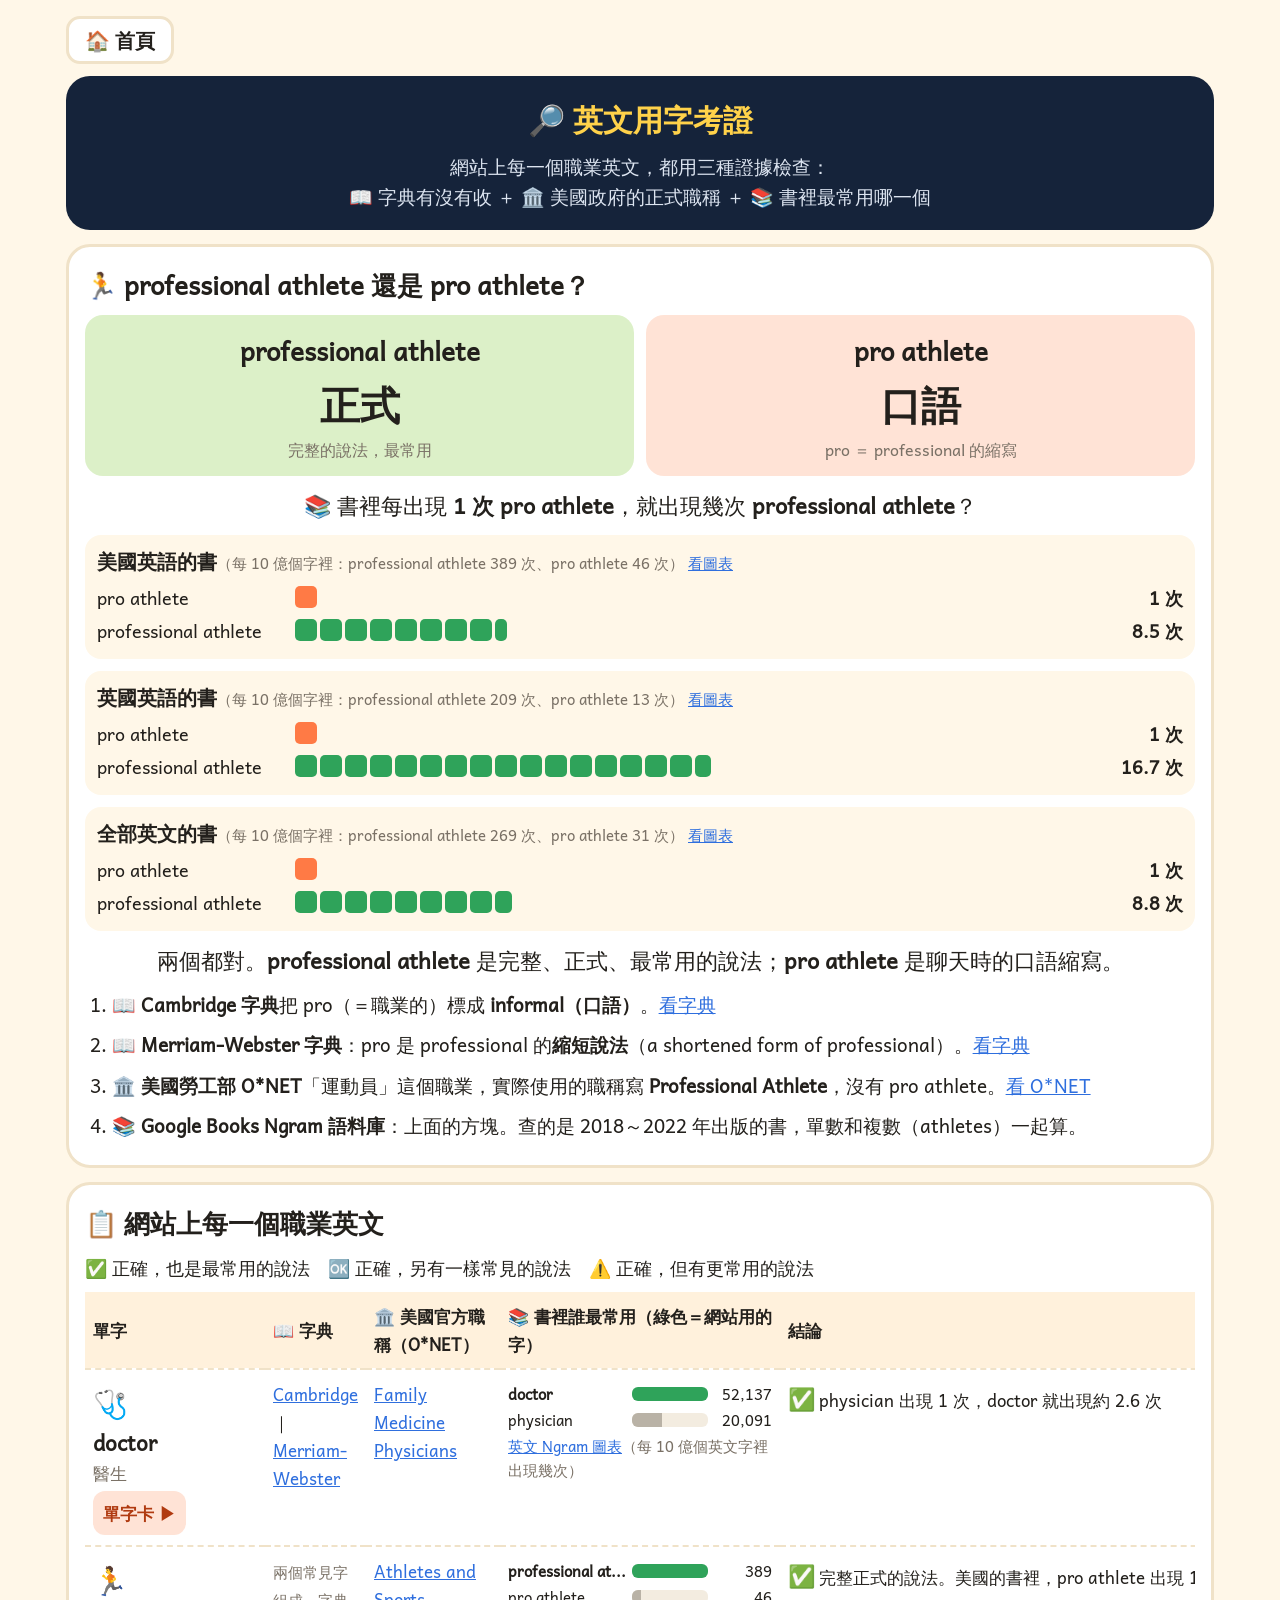
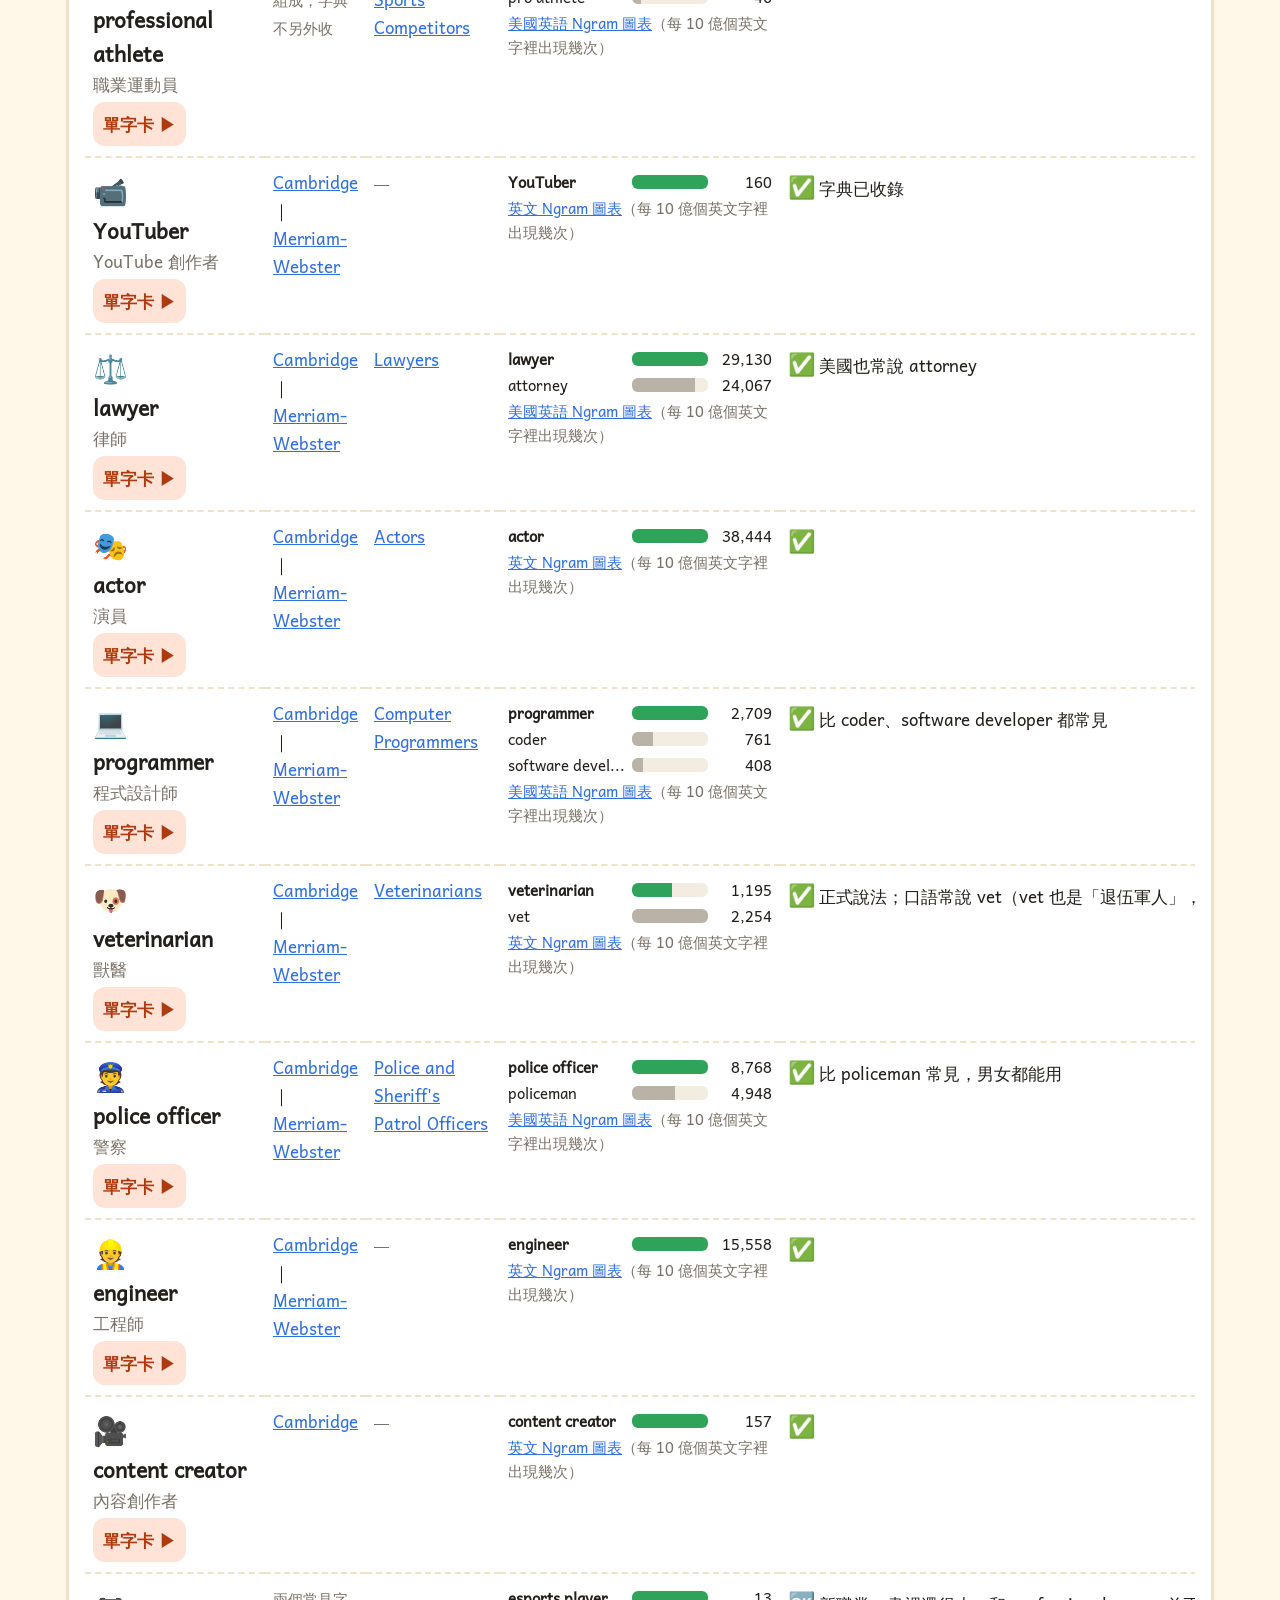
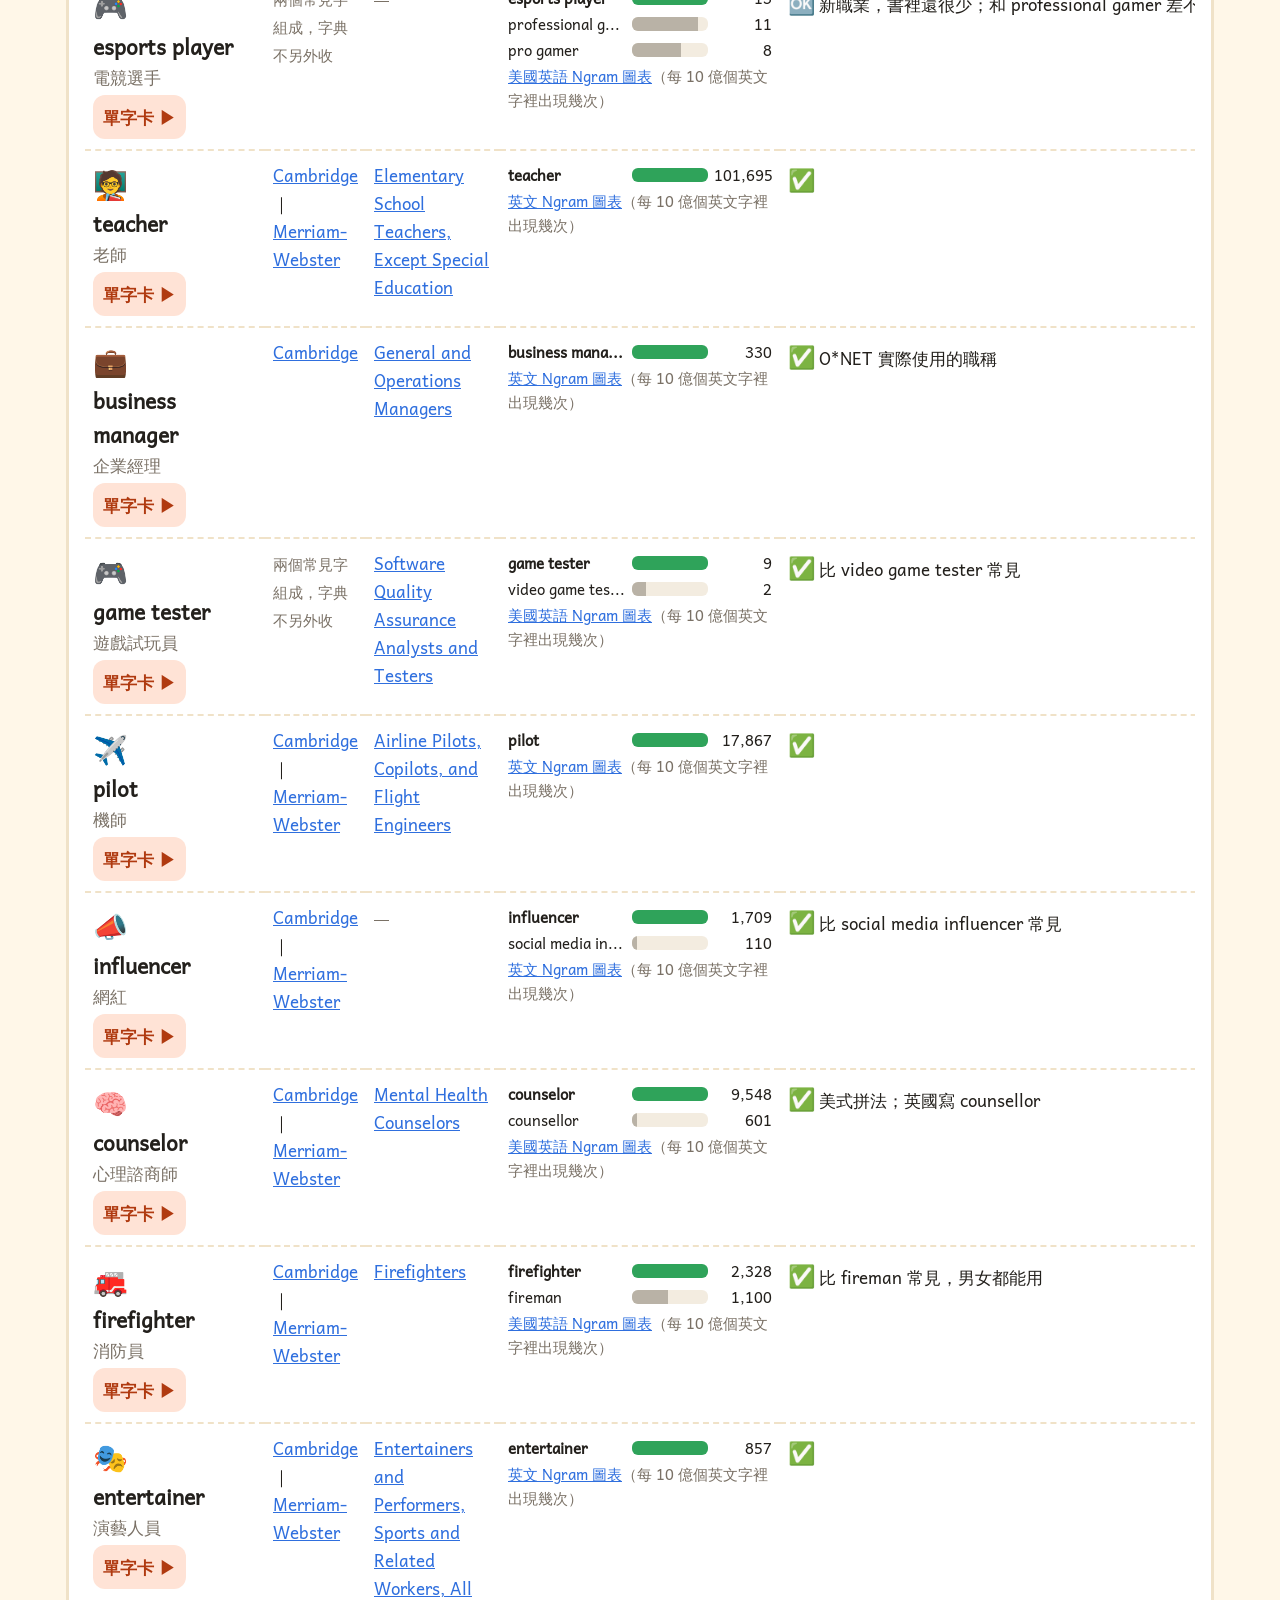
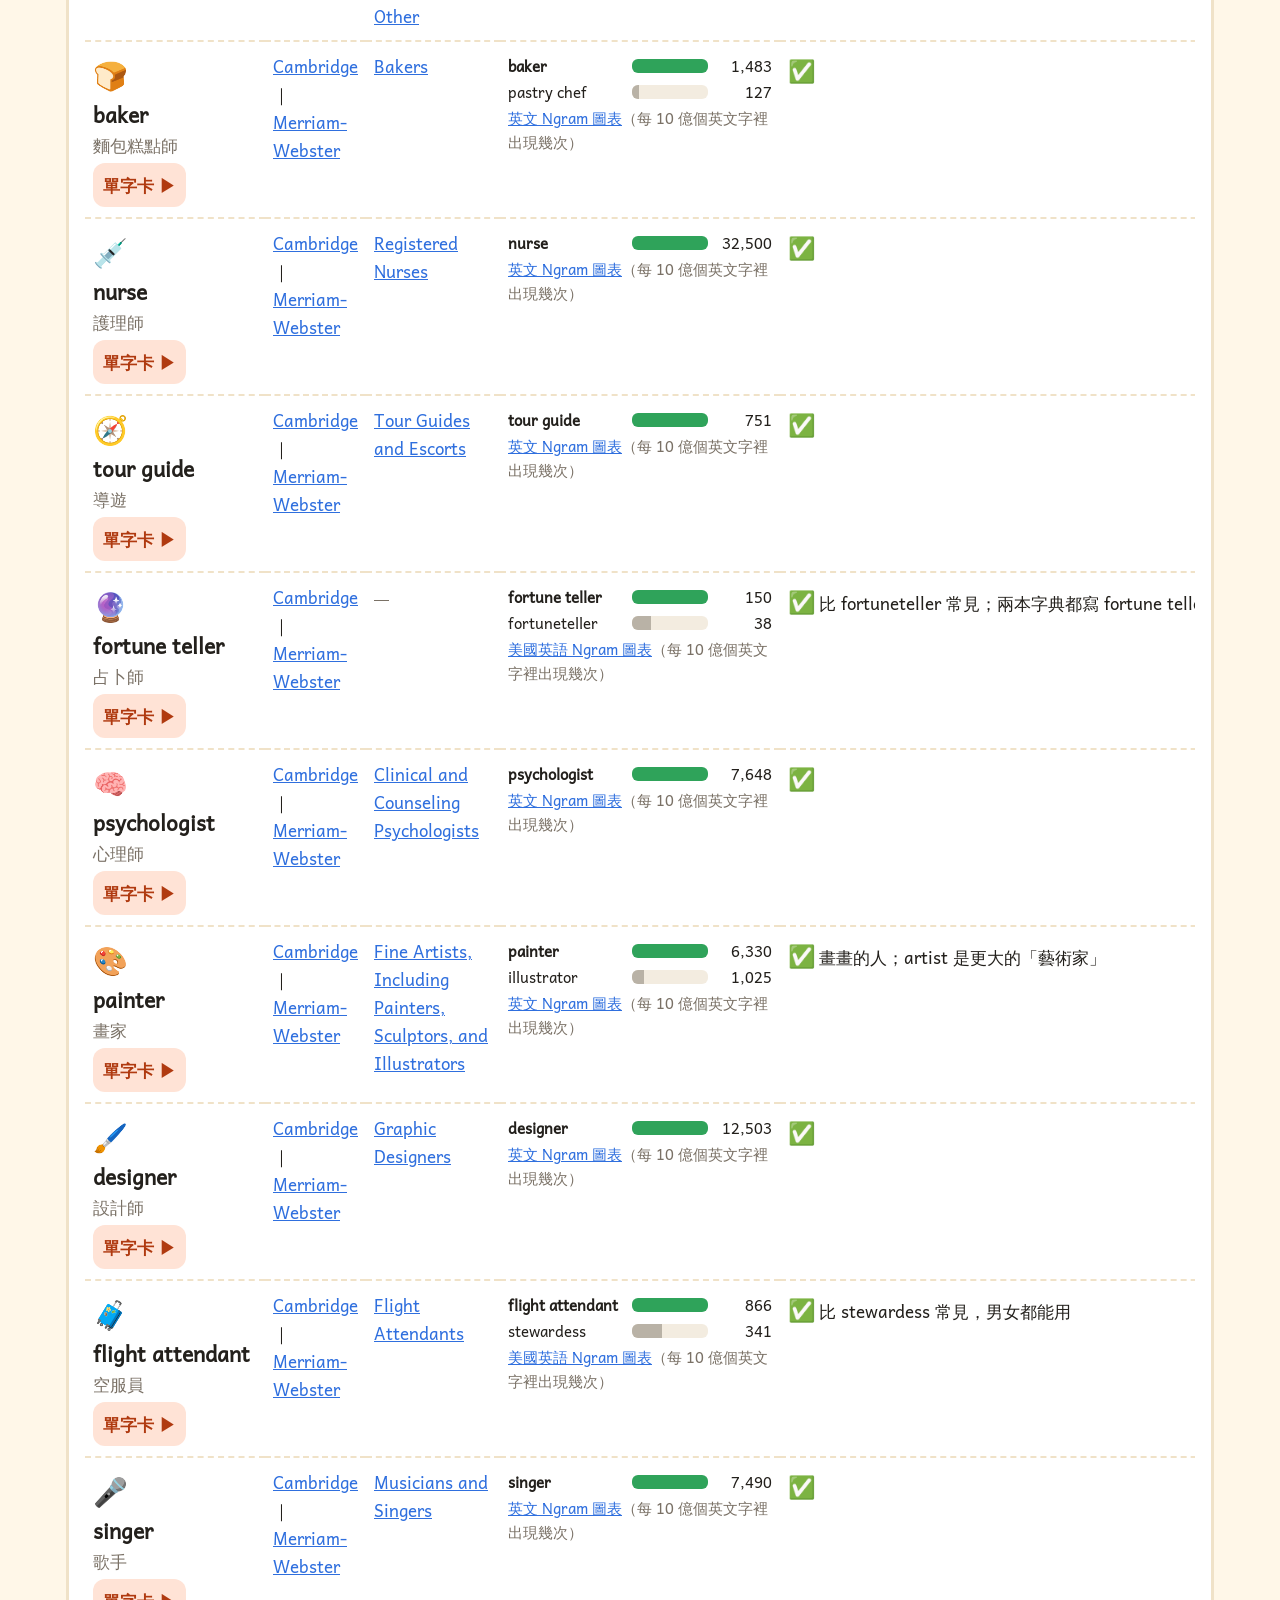
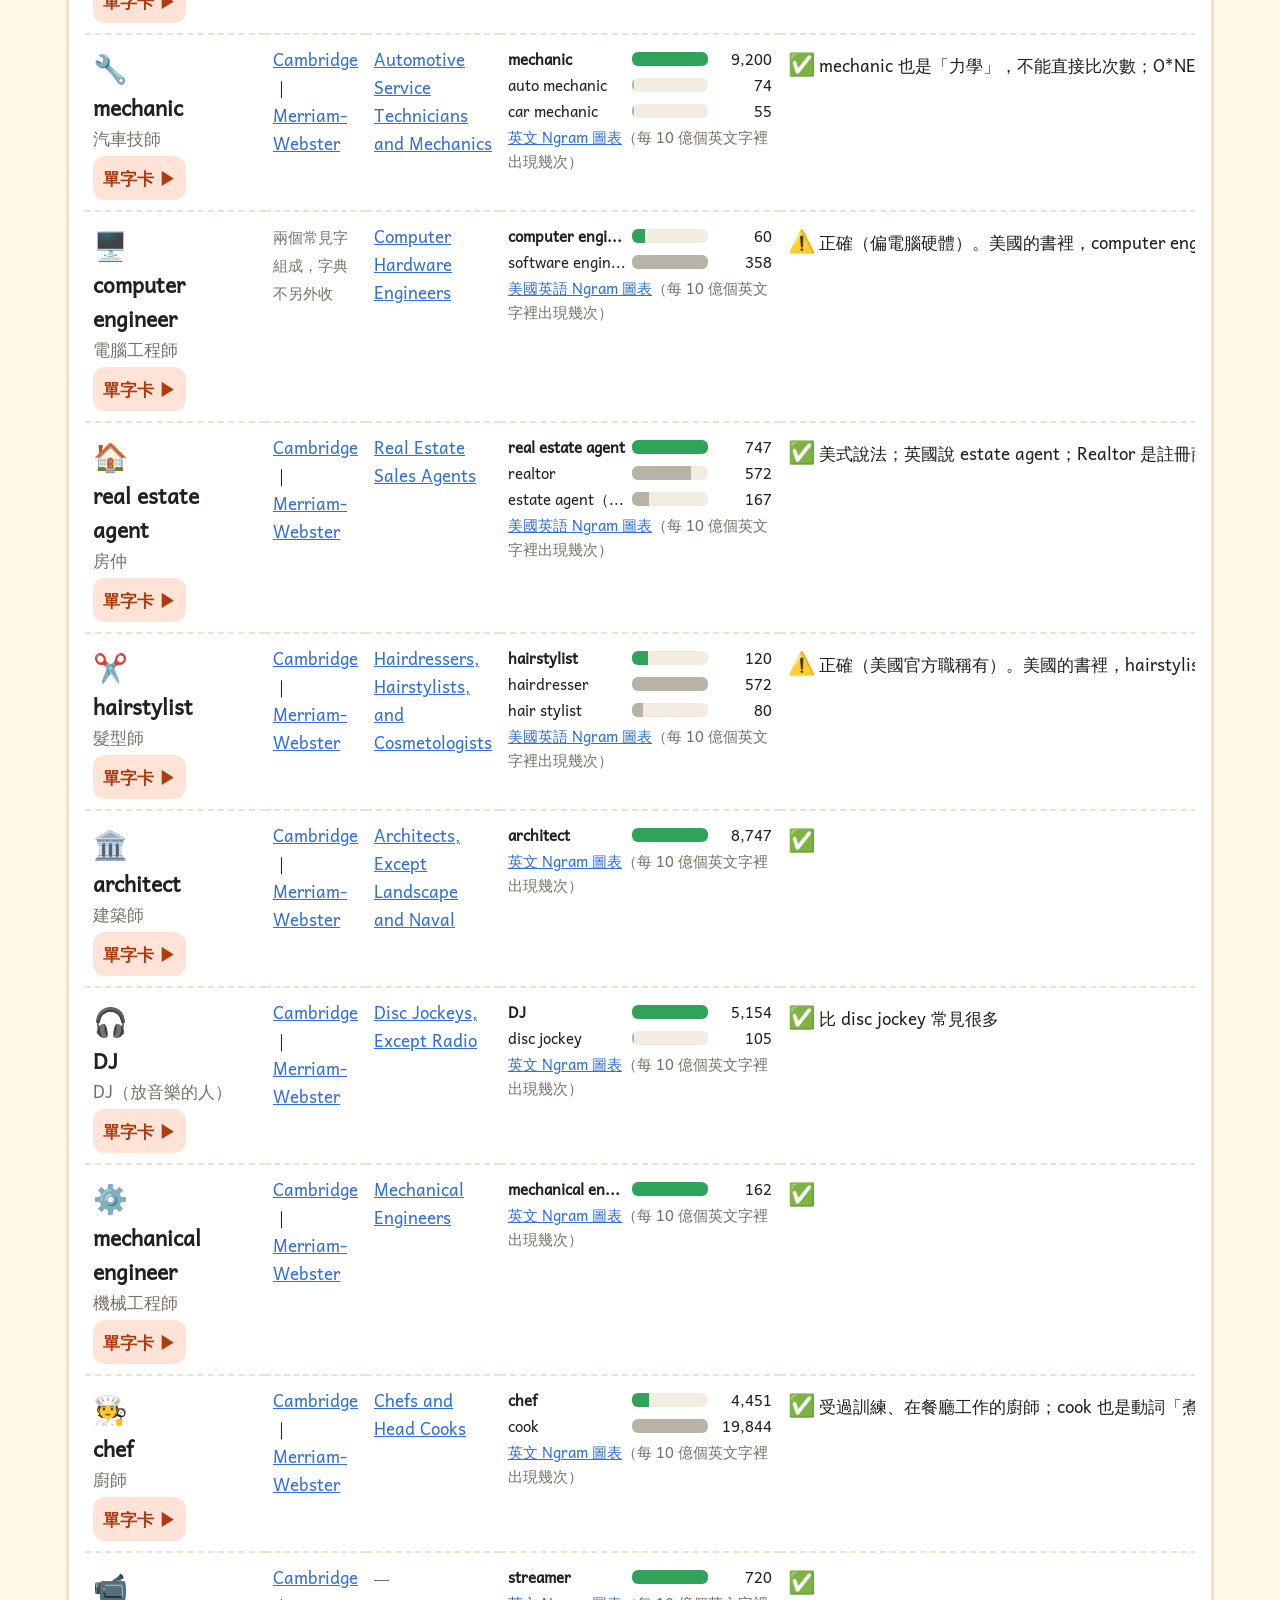
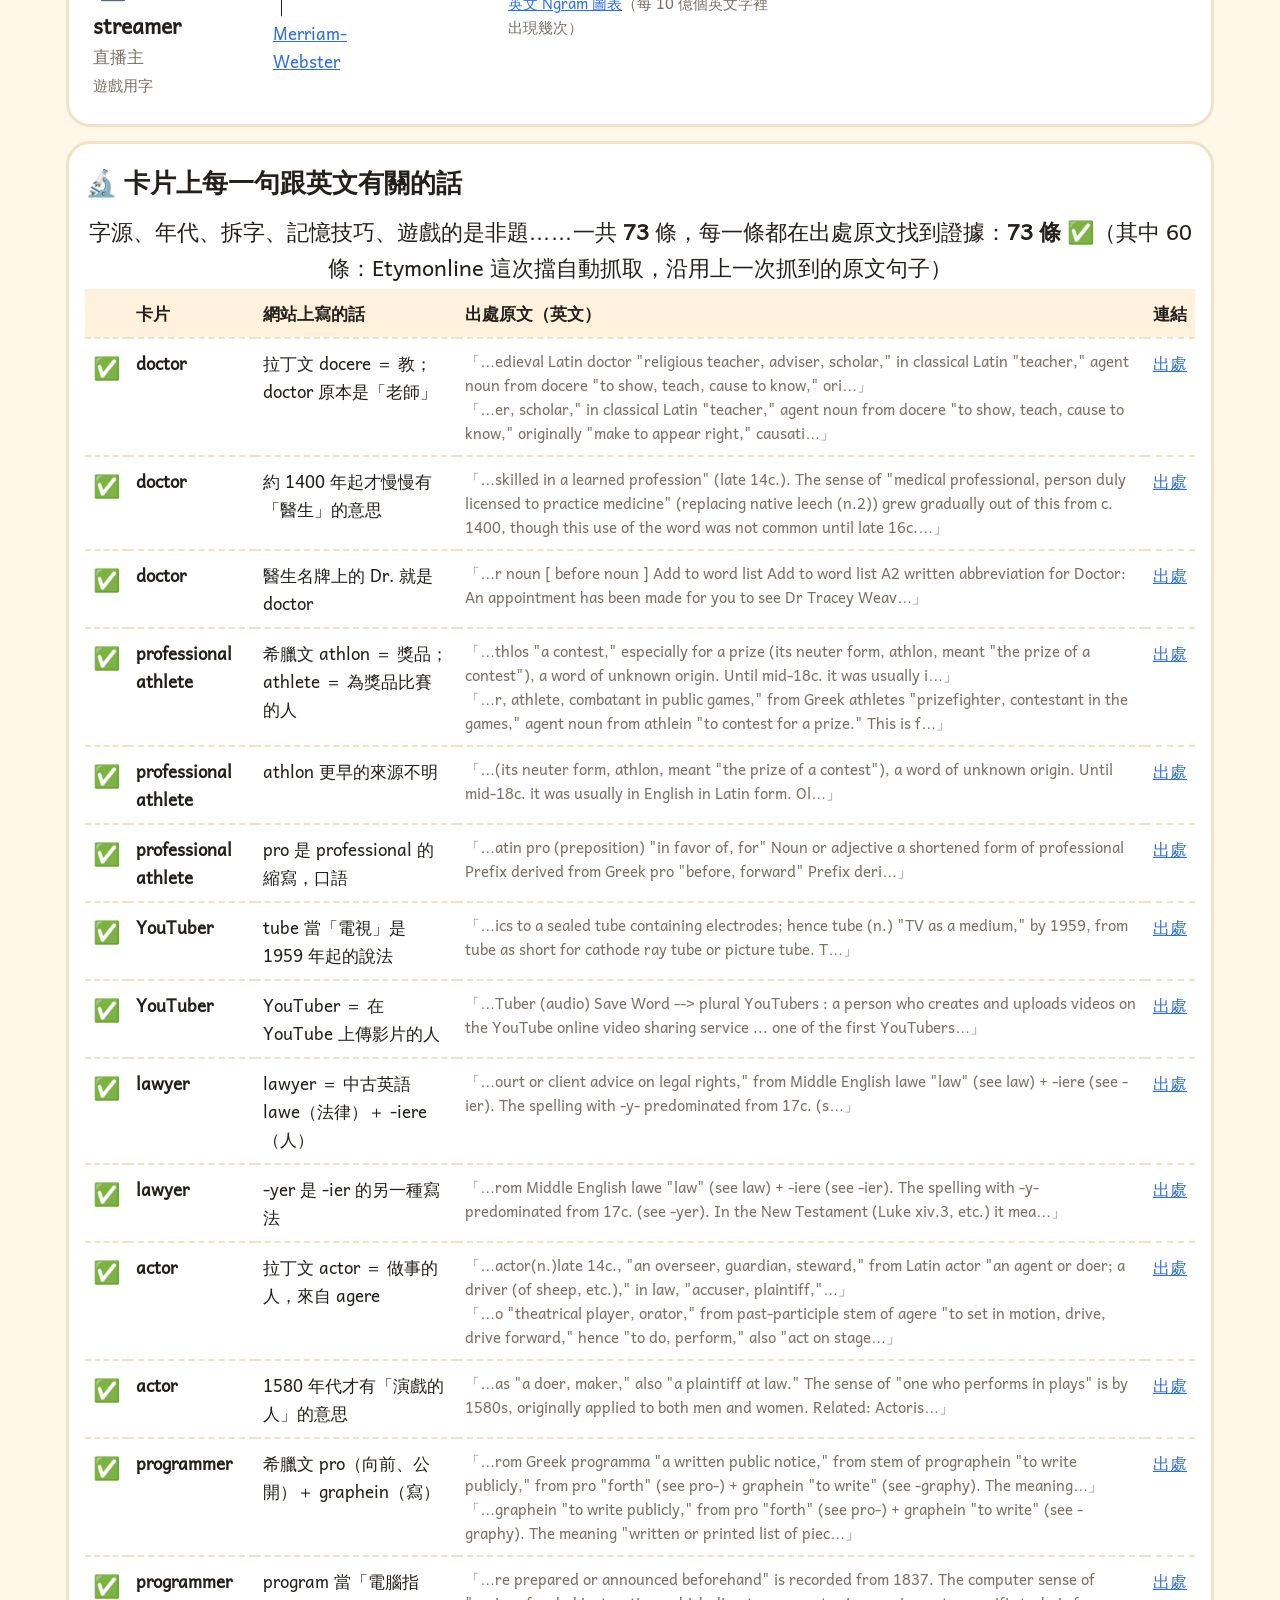
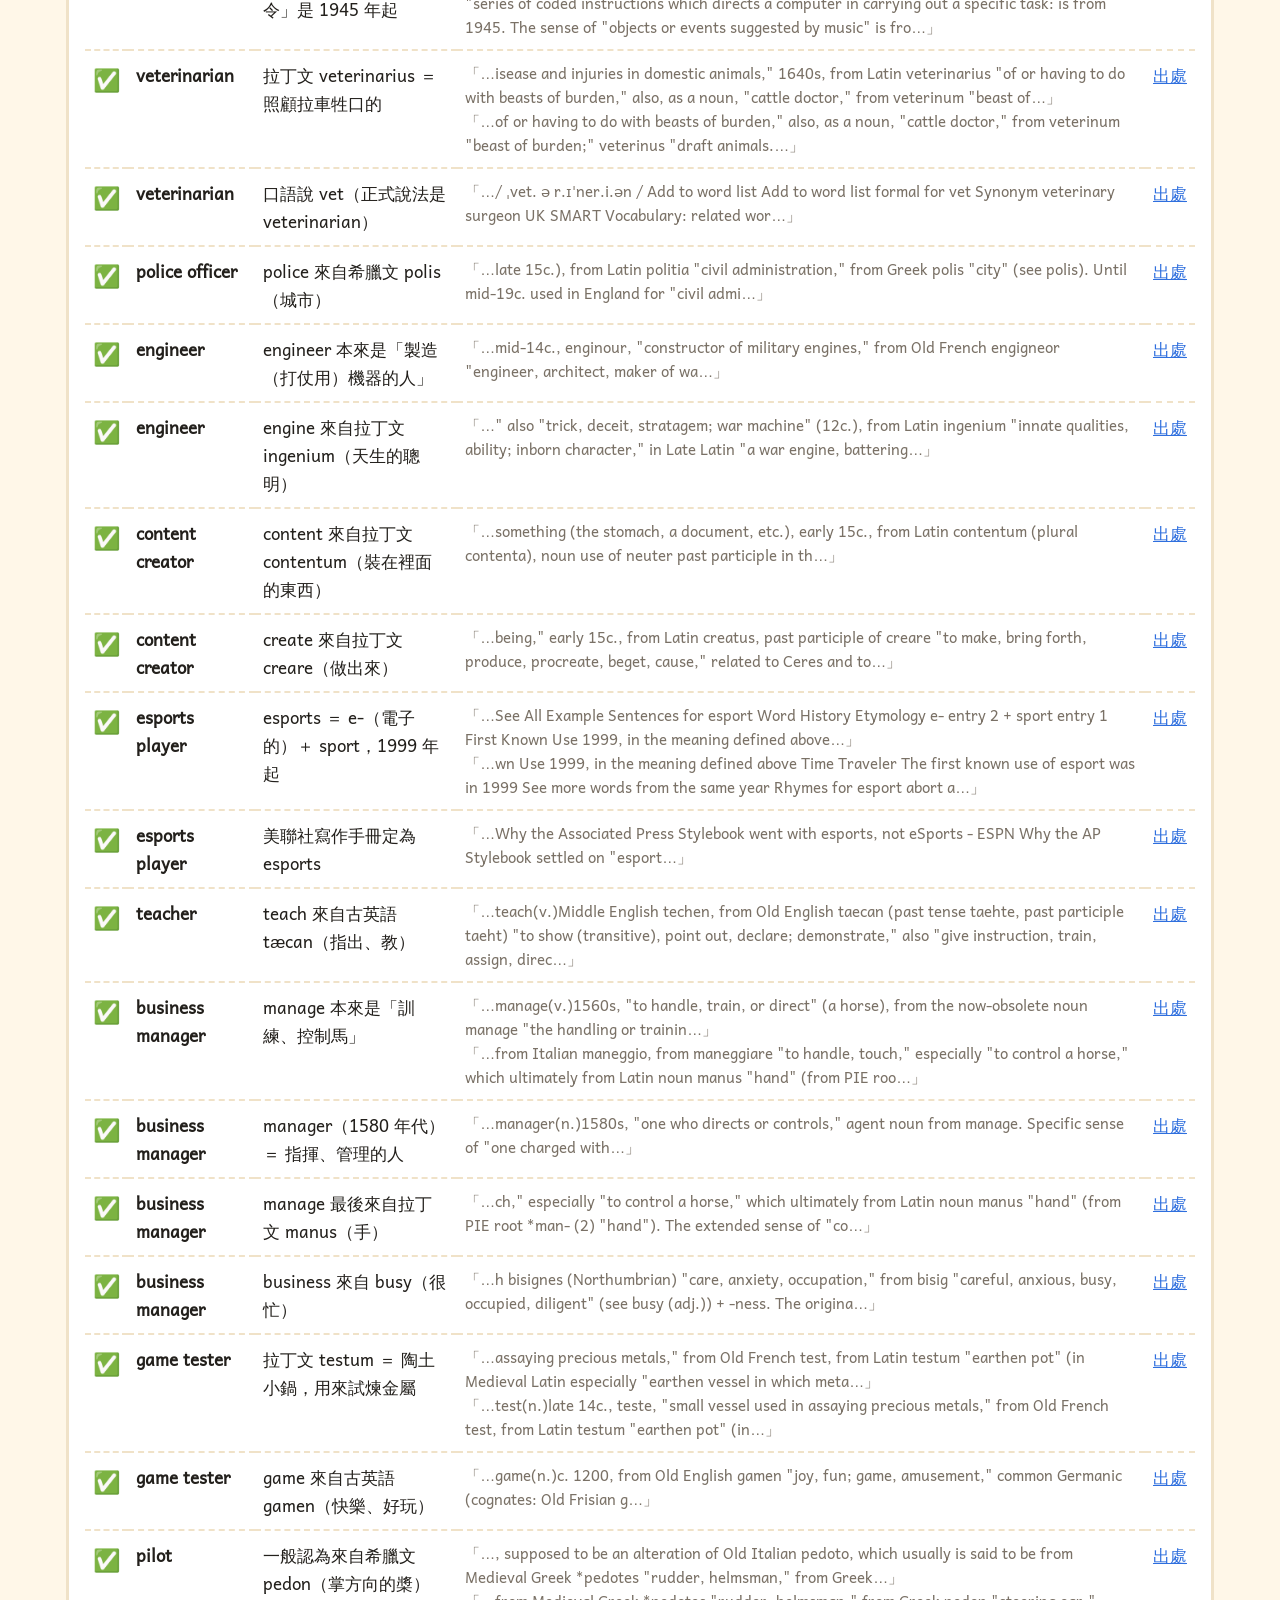
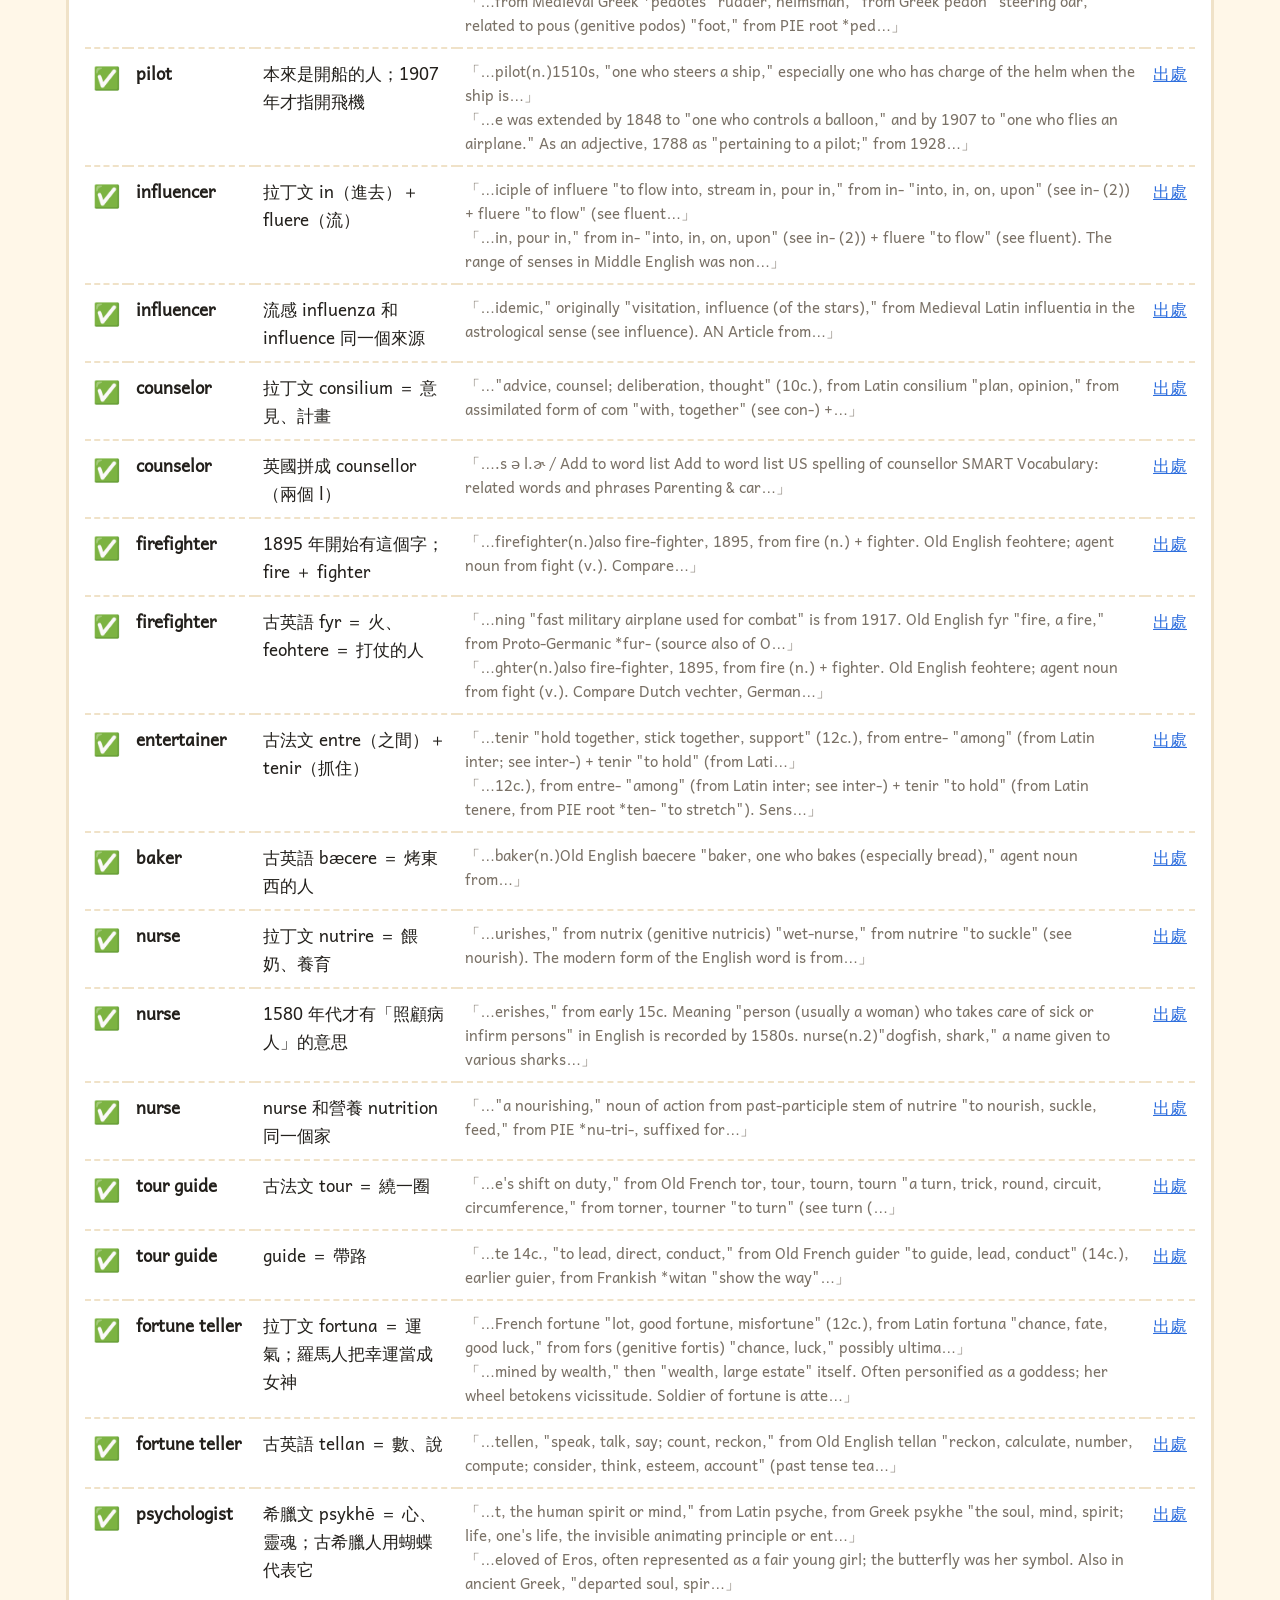
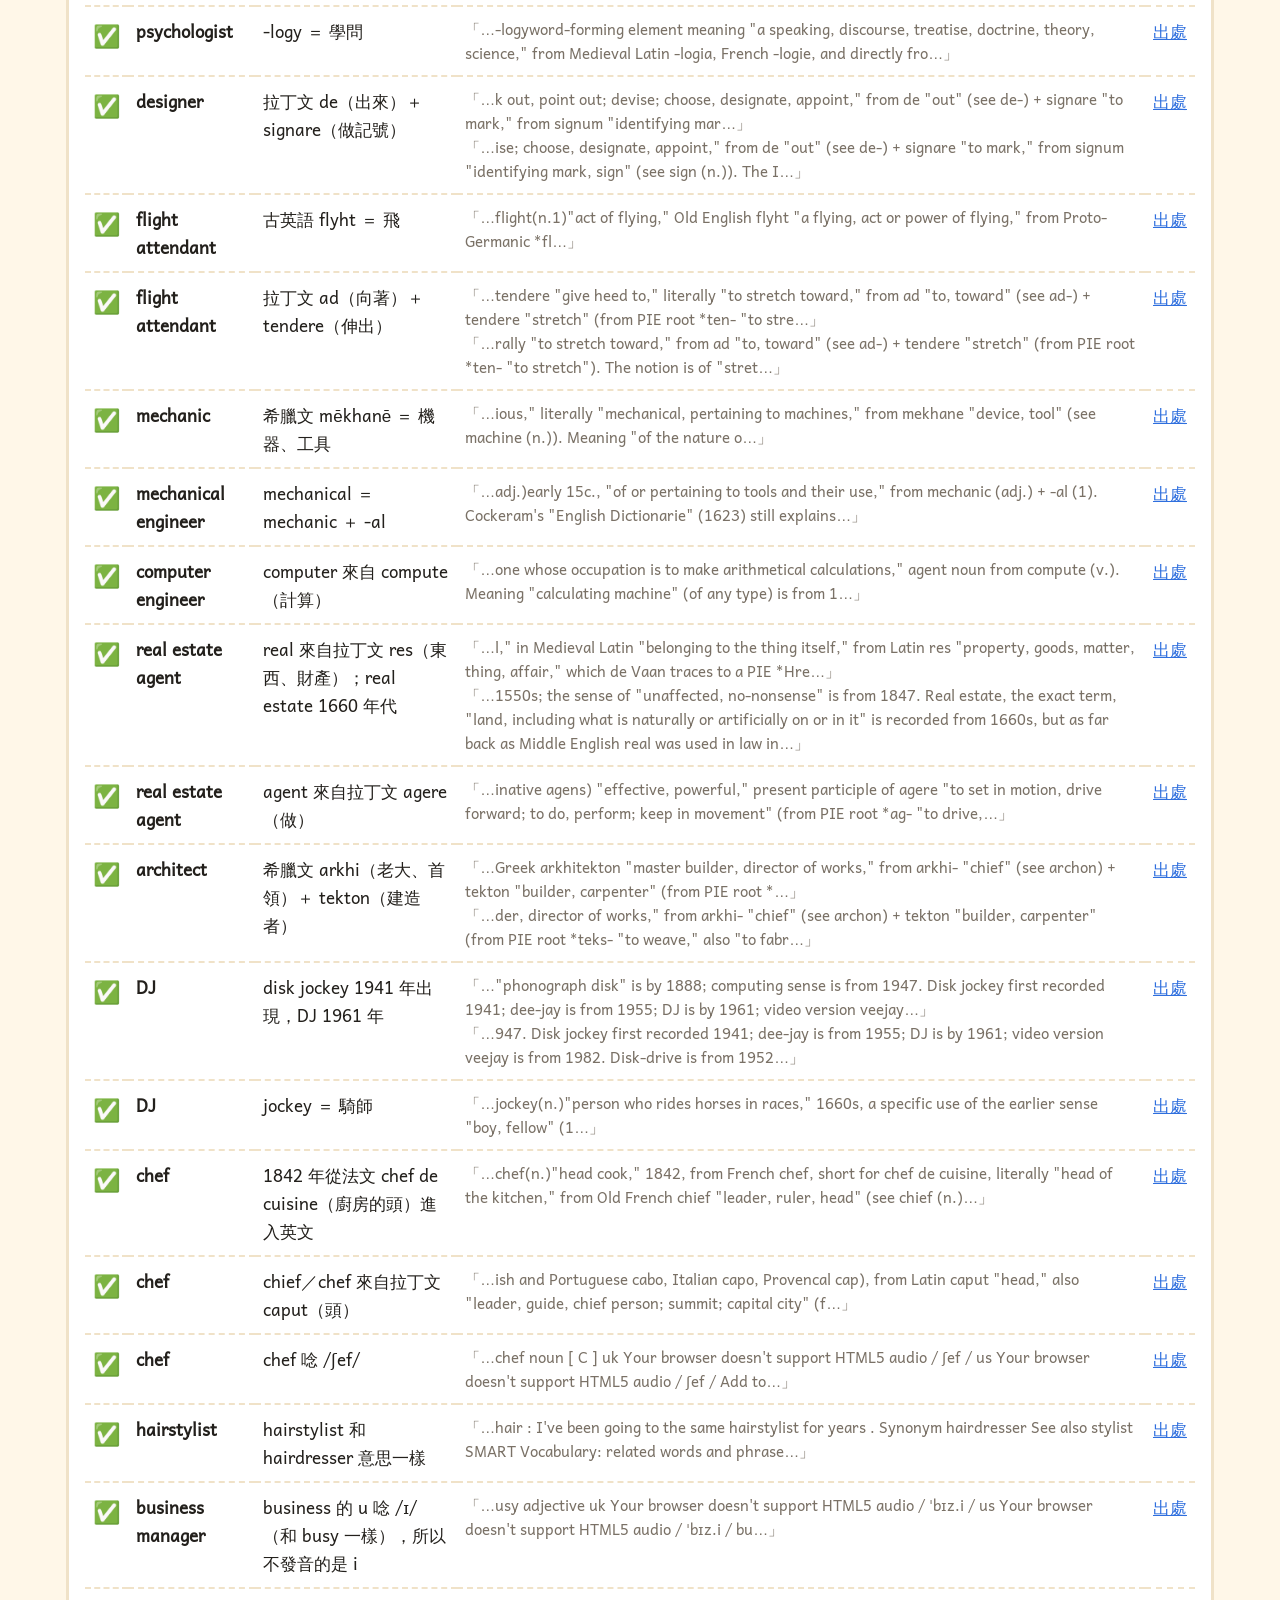
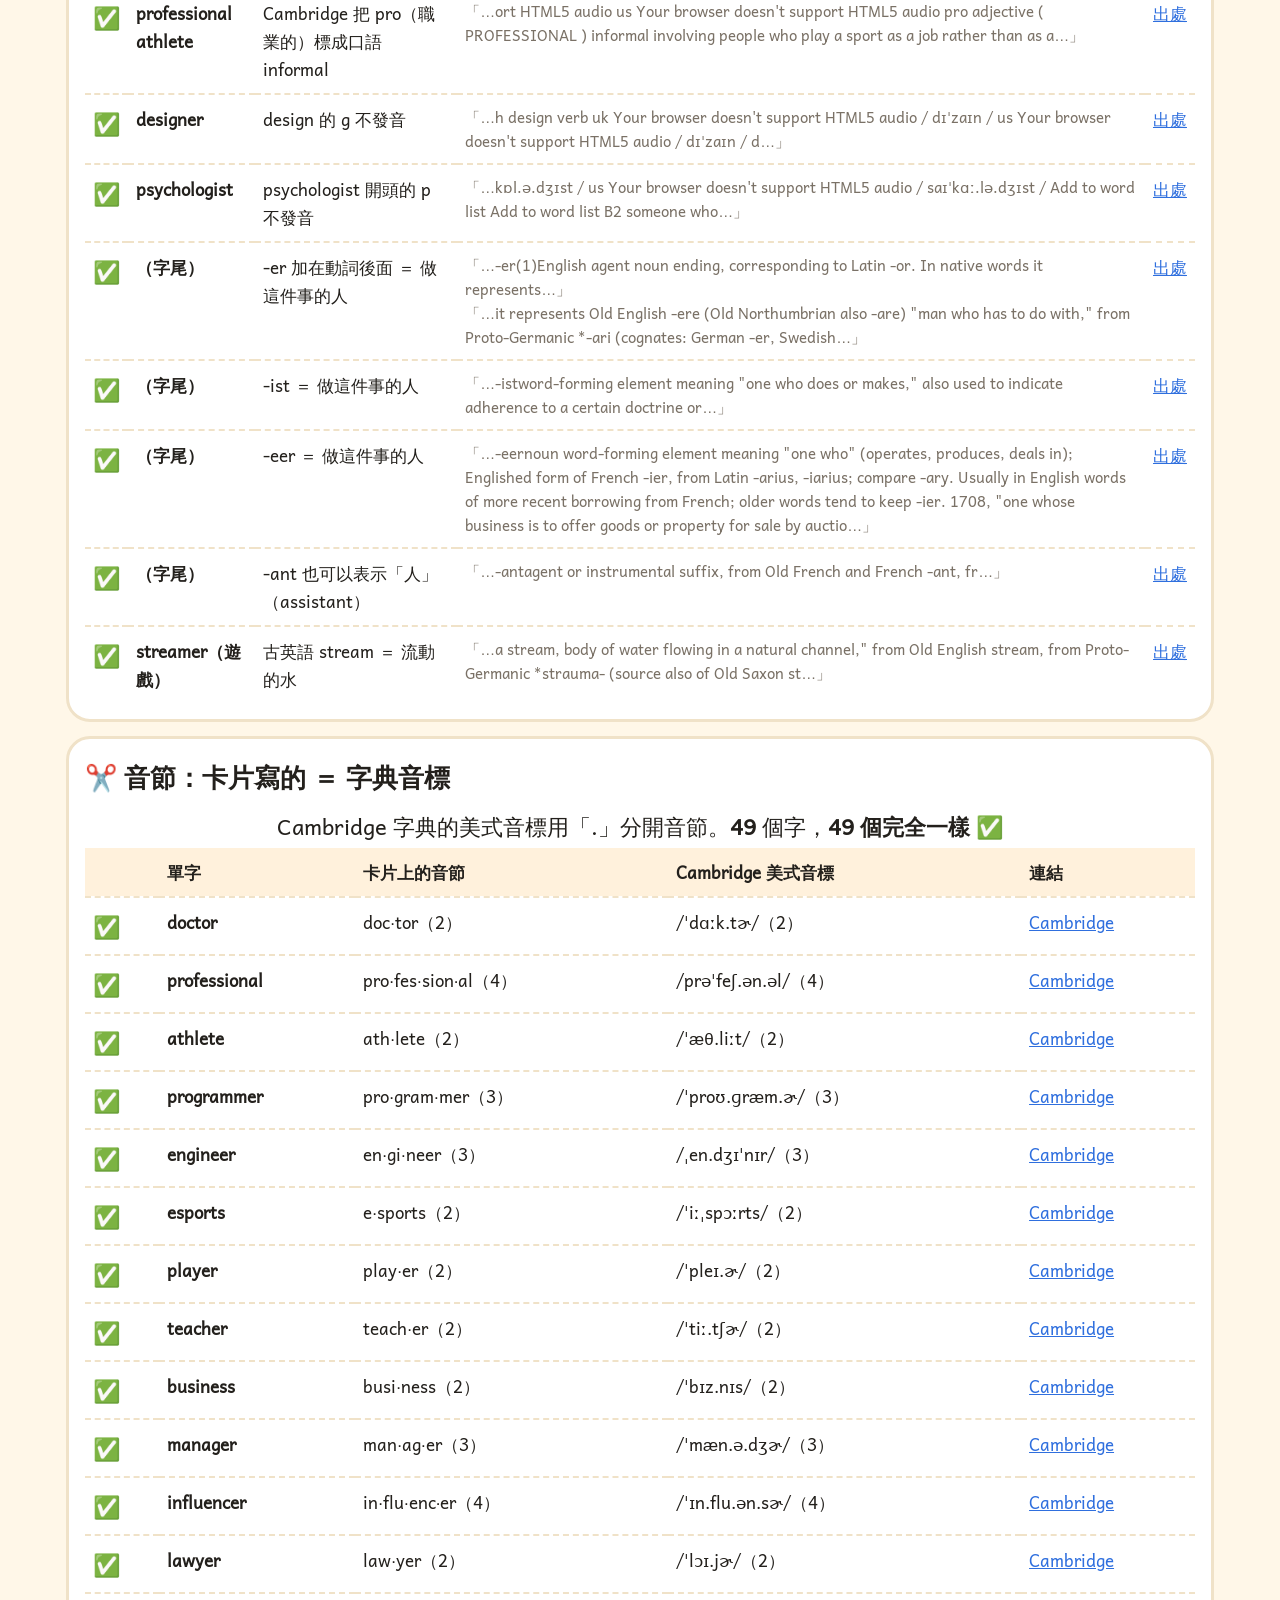
<file: word-check.html>
<!DOCTYPE html>
<html lang="zh-Hant-TW">
<head>
<meta charset="UTF-8">
<meta name="viewport" content="width=device-width, initial-scale=1">
<title>英文用字考證</title>
<style>
/* 英文不合字（2026/10/9）：Andika 會把 fi、ffi 合成一個字，紅色的 i 就變黑色 */
*{font-variant-ligatures:none;font-feature-settings:"liga" 0,"clig" 0}
@font-face{font-family:'AndikaEmbed';src:url([data-uri]) format('woff2');font-display:block}
:root{--bg:#FFF7E8;--card:#fff;--ink:#23201C;--soft:#7A7166;--line:#F0E2C8;--blue:#2F6FDE;--navy:#15233A;--gold:#FFD24A}
*{box-sizing:border-box}
body{margin:0;background:var(--bg);color:var(--ink);font-family:'AndikaEmbed',"PingFang TC","Noto Sans TC","Microsoft JhengHei",sans-serif;-webkit-text-size-adjust:100%;overflow-x:hidden}
.app{max-width:1180px;margin:0 auto;padding:16px 16px 40px}
.homeln{display:inline-flex;align-items:center;min-height:48px;padding:0 16px;border-radius:14px;border:3px solid var(--line);background:#fff;color:var(--ink);font-size:20px;font-weight:700;text-decoration:none}
.hero{margin-top:12px;background:var(--navy);color:#fff;border-radius:24px;padding:18px 16px;text-align:center}
.hero h1{margin:0;font-size:30px;color:var(--gold)}
.hero p{margin:8px 0 0;font-size:19px;color:#DCE4F0;line-height:1.6}
section{margin-top:14px;background:var(--card);border:3px solid var(--line);border-radius:24px;padding:16px}
h2{margin:0 0 10px;font-size:26px}
.big{display:grid;grid-template-columns:repeat(auto-fit,minmax(min(100%,300px),1fr));gap:12px}
.vs{border-radius:18px;padding:14px;text-align:center}
.vs b{display:block;font-size:26px}.vs .n{font-size:40px;font-weight:700}.vs .u{font-size:16px;color:var(--soft)}
.v1{background:#DCF0C8}.v2{background:#FFE3D6}
.ans{font-size:22px;line-height:1.6;margin:12px 0 4px;text-align:center}
ol{font-size:19px;line-height:1.7;padding-left:1.4em;margin:10px 0 0}
li{margin-bottom:8px}
a{color:var(--blue)}
.mu{color:var(--soft);font-size:15px}
.key{display:flex;flex-wrap:wrap;gap:8px 18px;font-size:18px;margin-bottom:10px}
.tw{overflow-x:auto;-webkit-overflow-scrolling:touch}
table{border-collapse:collapse;width:100%;min-width:900px;font-size:17px}
th{position:sticky;top:0;background:#FFF1DC;text-align:left;padding:10px 8px;font-size:17px}
td{border-top:2px dashed var(--line);padding:10px 8px;vertical-align:top}
td.w{min-width:180px}
td.w b{display:block;font-size:21px}
.ic{font-size:28px;display:block}
.zh{display:block;color:var(--soft)}
.go{display:inline-flex;align-items:center;min-height:44px;margin-top:4px;padding:0 10px;border-radius:12px;background:#FFE3D6;color:#B03A10;font-weight:700;text-decoration:none}
td.ng{min-width:280px}
.bar{display:grid;grid-template-columns:118px 1fr 58px;align-items:center;gap:6px;font-size:15px;margin:2px 0}
.bw{overflow:hidden;text-overflow:ellipsis;white-space:nowrap}
.bt{background:#F3ECE0;border-radius:6px;height:14px;overflow:hidden}
.bt i{display:block;height:100%;background:#B9B2A6}
.bar.me .bt i{background:#2FA35A}.bar.me .bw{font-weight:700}
.bn{text-align:right;font-variant-numeric:tabular-nums}
.mk{font-size:22px;margin-right:4px}
td.q{font-size:15px;color:var(--soft);min-width:260px}
td.old{color:#B03A10;text-decoration:line-through} td.new{color:#2C6010;font-weight:700}
.cmp{margin:12px 0;padding:10px 12px;background:var(--bg);border-radius:16px}
.cn{font-size:20px;font-weight:700;margin-bottom:6px}.cn .mu{font-weight:400}
.cr{display:grid;grid-template-columns:minmax(0,190px) 1fr auto;align-items:center;gap:8px;margin:4px 0;font-size:18px}
.bk{display:flex;flex-wrap:wrap;gap:3px}
.b{display:inline-block;width:22px;height:22px;border-radius:5px}
.b.g{background:#2FA35A}.b.o{background:#FF7A45}
.cx{font-weight:700;white-space:nowrap}
tr:target td{background:#FFF6C8}
td:last-child{white-space:nowrap}
td.vd{min-width:200px}
</style>
</head>
<body>
<main class="app">
<a class="homeln" href="index.html">🏠 首頁</a>
<div class="hero">
 <h1>🔎 英文用字考證</h1>
 <p>網站上每一個職業英文，都用三種證據檢查：<br>📖 字典有沒有收 ＋ 🏛️ 美國政府的正式職稱 ＋ 📚 書裡最常用哪一個</p>
</div>

<section>
 <h2>🏃 professional athlete 還是 pro athlete？</h2>
 <div class="big">
  <div class="vs v1"><b>professional athlete</b><span class="n">正式</span><div class="u">完整的說法，最常用</div></div>
  <div class="vs v2"><b>pro athlete</b><span class="n">口語</span><div class="u">pro ＝ professional 的縮寫</div></div>
 </div>
 <p class="ans">📚 書裡每出現 <b>1 次 pro athlete</b>，就出現幾次 <b>professional athlete</b>？</p>
 <div class="cmp"><div class="cn">美國英語的書<span class="mu">（每 10 億個字裡：professional athlete 389 次、pro athlete 46 次） <a href="https://books.google.com/ngrams/graph?content=%28professional+athlete+%2B+professional+athletes%29%2C%28pro+athlete+%2B+pro+athletes%29&amp;year_start=2018&amp;year_end=2022&amp;corpus=en-US&amp;smoothing=0&amp;case_insensitive=on" target="_blank" rel="noopener">看圖表</a></span></div><div class="cr"><span class="cl">pro athlete</span><span class="bk"><i class="b o"></i></span><span class="cx">1 次</span></div><div class="cr"><span class="cl">professional athlete</span><span class="bk"><i class="b g"></i><i class="b g"></i><i class="b g"></i><i class="b g"></i><i class="b g"></i><i class="b g"></i><i class="b g"></i><i class="b g"></i><i class="b g" style="width:12px"></i></span><span class="cx">8.5 次</span></div></div>
 <div class="cmp"><div class="cn">英國英語的書<span class="mu">（每 10 億個字裡：professional athlete 209 次、pro athlete 13 次） <a href="https://books.google.com/ngrams/graph?content=%28professional+athlete+%2B+professional+athletes%29%2C%28pro+athlete+%2B+pro+athletes%29&amp;year_start=2018&amp;year_end=2022&amp;corpus=en-GB&amp;smoothing=0&amp;case_insensitive=on" target="_blank" rel="noopener">看圖表</a></span></div><div class="cr"><span class="cl">pro athlete</span><span class="bk"><i class="b o"></i></span><span class="cx">1 次</span></div><div class="cr"><span class="cl">professional athlete</span><span class="bk"><i class="b g"></i><i class="b g"></i><i class="b g"></i><i class="b g"></i><i class="b g"></i><i class="b g"></i><i class="b g"></i><i class="b g"></i><i class="b g"></i><i class="b g"></i><i class="b g"></i><i class="b g"></i><i class="b g"></i><i class="b g"></i><i class="b g"></i><i class="b g"></i><i class="b g" style="width:16px"></i></span><span class="cx">16.7 次</span></div></div>
 <div class="cmp"><div class="cn">全部英文的書<span class="mu">（每 10 億個字裡：professional athlete 269 次、pro athlete 31 次） <a href="https://books.google.com/ngrams/graph?content=%28professional+athlete+%2B+professional+athletes%29%2C%28pro+athlete+%2B+pro+athletes%29&amp;year_start=2018&amp;year_end=2022&amp;corpus=en&amp;smoothing=0&amp;case_insensitive=on" target="_blank" rel="noopener">看圖表</a></span></div><div class="cr"><span class="cl">pro athlete</span><span class="bk"><i class="b o"></i></span><span class="cx">1 次</span></div><div class="cr"><span class="cl">professional athlete</span><span class="bk"><i class="b g"></i><i class="b g"></i><i class="b g"></i><i class="b g"></i><i class="b g"></i><i class="b g"></i><i class="b g"></i><i class="b g"></i><i class="b g" style="width:17px"></i></span><span class="cx">8.8 次</span></div></div>
 <p class="ans">兩個都對。<b>professional athlete</b> 是完整、正式、最常用的說法；<b>pro athlete</b> 是聊天時的口語縮寫。</p>
 <ol>
  <li>📖 <b>Cambridge 字典</b>把 pro（＝職業的）標成 <b>informal（口語）</b>。<a href="https://dictionary.cambridge.org/dictionary/english/pro" target="_blank" rel="noopener">看字典</a></li>
  <li>📖 <b>Merriam-Webster 字典</b>：pro 是 professional 的<b>縮短說法</b>（a shortened form of professional）。<a href="https://www.merriam-webster.com/dictionary/pro" target="_blank" rel="noopener">看字典</a></li>
  <li>🏛️ <b>美國勞工部 O*NET</b>「運動員」這個職業，實際使用的職稱寫 <b>Professional Athlete</b>，沒有 pro athlete。<a href="https://www.onetonline.org/link/summary/27-2021.00" target="_blank" rel="noopener">看 O*NET</a></li>
  <li>📚 <b>Google Books Ngram 語料庫</b>：上面的方塊。查的是 2018～2022 年出版的書，單數和複數（athletes）一起算。</li>
 </ol>
</section>

<section>
 <h2>📋 網站上每一個職業英文</h2>
 <div class="key"><span>✅ 正確，也是最常用的說法</span><span>🆗 正確，另有一樣常見的說法</span><span>⚠️ 正確，但有更常用的說法</span></div>
 <div class="tw"><table id="words-table">
  <thead><tr><th>單字</th><th>📖 字典</th><th>🏛️ 美國官方職稱（O*NET）</th><th>📚 書裡誰最常用（綠色＝網站用的字）</th><th>結論</th></tr></thead>
  <tbody>
  <tr id="doctor"><td class="w"><span class="ic">🩺</span><b>doctor</b><span class="zh">醫生</span><a class="go" href="story.html#w1">單字卡 ▶</a></td><td><a href="https://dictionary.cambridge.org/dictionary/english/doctor" target="_blank" rel="noopener">Cambridge</a> ｜ <a href="https://www.merriam-webster.com/dictionary/doctor" target="_blank" rel="noopener">Merriam-Webster</a></td><td><a href="https://www.onetonline.org/link/summary/29-1215.00" target="_blank" rel="noopener">Family Medicine Physicians</a></td><td class="ng"><div class="bar me"><span class="bw">doctor</span><span class="bt"><i style="width:100%"></i></span><span class="bn">52,137</span></div><div class="bar"><span class="bw">physician</span><span class="bt"><i style="width:39%"></i></span><span class="bn">20,091</span></div><div class="mu"><a href="https://books.google.com/ngrams/graph?content=%28doctor+%2B+doctors%29%2C%28physician+%2B+physicians%29&amp;year_start=2018&amp;year_end=2022&amp;corpus=en&amp;smoothing=0&amp;case_insensitive=on" target="_blank" rel="noopener">英文 Ngram 圖表</a>（每 10 億個英文字裡出現幾次）</div></td><td class="vd"><span class="mk">✅</span>physician 出現 1 次，doctor 就出現約 2.6 次</td></tr>
<tr id="professional-athlete"><td class="w"><span class="ic">🏃</span><b>professional athlete</b><span class="zh">職業運動員</span><a class="go" href="story.html#w2">單字卡 ▶</a></td><td><span class="mu">兩個常見字組成，字典不另外收</span></td><td><a href="https://www.onetonline.org/link/summary/27-2021.00" target="_blank" rel="noopener">Athletes and Sports Competitors</a></td><td class="ng"><div class="bar me"><span class="bw">professional athlete</span><span class="bt"><i style="width:100%"></i></span><span class="bn">389</span></div><div class="bar"><span class="bw">pro athlete</span><span class="bt"><i style="width:12%"></i></span><span class="bn">46</span></div><div class="mu"><a href="https://books.google.com/ngrams/graph?content=%28professional+athlete+%2B+professional+athletes%29%2C%28pro+athlete+%2B+pro+athletes%29&amp;year_start=2018&amp;year_end=2022&amp;corpus=en-US&amp;smoothing=0&amp;case_insensitive=on" target="_blank" rel="noopener">美國英語 Ngram 圖表</a>（每 10 億個英文字裡出現幾次）</div></td><td class="vd"><span class="mk">✅</span>完整正式的說法。美國的書裡，pro athlete 出現 1 次，professional athlete 就出現約 8.5 次。卡片上有「也可以說 pro athlete」</td></tr>
<tr id="youtuber"><td class="w"><span class="ic">📹</span><b>YouTuber</b><span class="zh">YouTube 創作者</span><a class="go" href="story.html#w3">單字卡 ▶</a></td><td><a href="https://dictionary.cambridge.org/dictionary/english/youtuber" target="_blank" rel="noopener">Cambridge</a> ｜ <a href="https://www.merriam-webster.com/dictionary/YouTuber" target="_blank" rel="noopener">Merriam-Webster</a></td><td><span class="mu">—</span></td><td class="ng"><div class="bar me"><span class="bw">YouTuber</span><span class="bt"><i style="width:100%"></i></span><span class="bn">160</span></div><div class="mu"><a href="https://books.google.com/ngrams/graph?content=%28YouTuber+%2B+YouTubers%29&amp;year_start=2018&amp;year_end=2022&amp;corpus=en&amp;smoothing=0&amp;case_insensitive=on" target="_blank" rel="noopener">英文 Ngram 圖表</a>（每 10 億個英文字裡出現幾次）</div></td><td class="vd"><span class="mk">✅</span>字典已收錄</td></tr>
<tr id="lawyer"><td class="w"><span class="ic">⚖️</span><b>lawyer</b><span class="zh">律師</span><a class="go" href="story.html#w4">單字卡 ▶</a></td><td><a href="https://dictionary.cambridge.org/dictionary/english/lawyer" target="_blank" rel="noopener">Cambridge</a> ｜ <a href="https://www.merriam-webster.com/dictionary/lawyer" target="_blank" rel="noopener">Merriam-Webster</a></td><td><a href="https://www.onetonline.org/link/summary/23-1011.00" target="_blank" rel="noopener">Lawyers</a></td><td class="ng"><div class="bar me"><span class="bw">lawyer</span><span class="bt"><i style="width:100%"></i></span><span class="bn">29,130</span></div><div class="bar"><span class="bw">attorney</span><span class="bt"><i style="width:83%"></i></span><span class="bn">24,067</span></div><div class="mu"><a href="https://books.google.com/ngrams/graph?content=%28lawyer+%2B+lawyers%29%2C%28attorney+%2B+attorneys%29&amp;year_start=2018&amp;year_end=2022&amp;corpus=en-US&amp;smoothing=0&amp;case_insensitive=on" target="_blank" rel="noopener">美國英語 Ngram 圖表</a>（每 10 億個英文字裡出現幾次）</div></td><td class="vd"><span class="mk">✅</span>美國也常說 attorney</td></tr>
<tr id="actor"><td class="w"><span class="ic">🎭</span><b>actor</b><span class="zh">演員</span><a class="go" href="story.html#w5">單字卡 ▶</a></td><td><a href="https://dictionary.cambridge.org/dictionary/english/actor" target="_blank" rel="noopener">Cambridge</a> ｜ <a href="https://www.merriam-webster.com/dictionary/actor" target="_blank" rel="noopener">Merriam-Webster</a></td><td><a href="https://www.onetonline.org/link/summary/27-2011.00" target="_blank" rel="noopener">Actors</a></td><td class="ng"><div class="bar me"><span class="bw">actor</span><span class="bt"><i style="width:100%"></i></span><span class="bn">38,444</span></div><div class="mu"><a href="https://books.google.com/ngrams/graph?content=%28actor+%2B+actors%29&amp;year_start=2018&amp;year_end=2022&amp;corpus=en&amp;smoothing=0&amp;case_insensitive=on" target="_blank" rel="noopener">英文 Ngram 圖表</a>（每 10 億個英文字裡出現幾次）</div></td><td class="vd"><span class="mk">✅</span></td></tr>
<tr id="programmer"><td class="w"><span class="ic">💻</span><b>programmer</b><span class="zh">程式設計師</span><a class="go" href="story.html#w6">單字卡 ▶</a></td><td><a href="https://dictionary.cambridge.org/dictionary/english/programmer" target="_blank" rel="noopener">Cambridge</a> ｜ <a href="https://www.merriam-webster.com/dictionary/programmer" target="_blank" rel="noopener">Merriam-Webster</a></td><td><a href="https://www.onetonline.org/link/summary/15-1251.00" target="_blank" rel="noopener">Computer Programmers</a></td><td class="ng"><div class="bar me"><span class="bw">programmer</span><span class="bt"><i style="width:100%"></i></span><span class="bn">2,709</span></div><div class="bar"><span class="bw">coder</span><span class="bt"><i style="width:28%"></i></span><span class="bn">761</span></div><div class="bar"><span class="bw">software developer</span><span class="bt"><i style="width:15%"></i></span><span class="bn">408</span></div><div class="mu"><a href="https://books.google.com/ngrams/graph?content=%28programmer+%2B+programmers%29%2C%28coder+%2B+coders%29%2C%28software+developer+%2B+software+developers%29&amp;year_start=2018&amp;year_end=2022&amp;corpus=en-US&amp;smoothing=0&amp;case_insensitive=on" target="_blank" rel="noopener">美國英語 Ngram 圖表</a>（每 10 億個英文字裡出現幾次）</div></td><td class="vd"><span class="mk">✅</span>比 coder、software developer 都常見</td></tr>
<tr id="veterinarian"><td class="w"><span class="ic">🐶</span><b>veterinarian</b><span class="zh">獸醫</span><a class="go" href="story.html#w7">單字卡 ▶</a></td><td><a href="https://dictionary.cambridge.org/dictionary/english/veterinarian" target="_blank" rel="noopener">Cambridge</a> ｜ <a href="https://www.merriam-webster.com/dictionary/veterinarian" target="_blank" rel="noopener">Merriam-Webster</a></td><td><a href="https://www.onetonline.org/link/summary/29-1131.00" target="_blank" rel="noopener">Veterinarians</a></td><td class="ng"><div class="bar me"><span class="bw">veterinarian</span><span class="bt"><i style="width:53%"></i></span><span class="bn">1,195</span></div><div class="bar"><span class="bw">vet</span><span class="bt"><i style="width:100%"></i></span><span class="bn">2,254</span></div><div class="mu"><a href="https://books.google.com/ngrams/graph?content=%28veterinarian+%2B+veterinarians%29%2C%28vet+%2B+vets%29&amp;year_start=2018&amp;year_end=2022&amp;corpus=en&amp;smoothing=0&amp;case_insensitive=on" target="_blank" rel="noopener">英文 Ngram 圖表</a>（每 10 億個英文字裡出現幾次）</div></td><td class="vd"><span class="mk">✅</span>正式說法；口語常說 vet（vet 也是「退伍軍人」，不能直接比次數）</td></tr>
<tr id="police-officer"><td class="w"><span class="ic">👮</span><b>police officer</b><span class="zh">警察</span><a class="go" href="story.html#w8">單字卡 ▶</a></td><td><a href="https://dictionary.cambridge.org/dictionary/english/police-officer" target="_blank" rel="noopener">Cambridge</a> ｜ <a href="https://www.merriam-webster.com/dictionary/police%20officer" target="_blank" rel="noopener">Merriam-Webster</a></td><td><a href="https://www.onetonline.org/link/summary/33-3051.00" target="_blank" rel="noopener">Police and Sheriff&#x27;s Patrol Officers</a></td><td class="ng"><div class="bar me"><span class="bw">police officer</span><span class="bt"><i style="width:100%"></i></span><span class="bn">8,768</span></div><div class="bar"><span class="bw">policeman</span><span class="bt"><i style="width:56%"></i></span><span class="bn">4,948</span></div><div class="mu"><a href="https://books.google.com/ngrams/graph?content=%28police+officer+%2B+police+officers%29%2C%28policeman+%2B+policemen%29&amp;year_start=2018&amp;year_end=2022&amp;corpus=en-US&amp;smoothing=0&amp;case_insensitive=on" target="_blank" rel="noopener">美國英語 Ngram 圖表</a>（每 10 億個英文字裡出現幾次）</div></td><td class="vd"><span class="mk">✅</span>比 policeman 常見，男女都能用</td></tr>
<tr id="engineer"><td class="w"><span class="ic">👷</span><b>engineer</b><span class="zh">工程師</span><a class="go" href="story.html#w9">單字卡 ▶</a></td><td><a href="https://dictionary.cambridge.org/dictionary/english/engineer" target="_blank" rel="noopener">Cambridge</a> ｜ <a href="https://www.merriam-webster.com/dictionary/engineer" target="_blank" rel="noopener">Merriam-Webster</a></td><td><span class="mu">—</span></td><td class="ng"><div class="bar me"><span class="bw">engineer</span><span class="bt"><i style="width:100%"></i></span><span class="bn">15,558</span></div><div class="mu"><a href="https://books.google.com/ngrams/graph?content=%28engineer+%2B+engineers%29&amp;year_start=2018&amp;year_end=2022&amp;corpus=en&amp;smoothing=0&amp;case_insensitive=on" target="_blank" rel="noopener">英文 Ngram 圖表</a>（每 10 億個英文字裡出現幾次）</div></td><td class="vd"><span class="mk">✅</span></td></tr>
<tr id="content-creator"><td class="w"><span class="ic">🎥</span><b>content creator</b><span class="zh">內容創作者</span><a class="go" href="story.html#w10">單字卡 ▶</a></td><td><a href="https://dictionary.cambridge.org/dictionary/english/content-creator" target="_blank" rel="noopener">Cambridge</a></td><td><span class="mu">—</span></td><td class="ng"><div class="bar me"><span class="bw">content creator</span><span class="bt"><i style="width:100%"></i></span><span class="bn">157</span></div><div class="mu"><a href="https://books.google.com/ngrams/graph?content=%28content+creator+%2B+content+creators%29&amp;year_start=2018&amp;year_end=2022&amp;corpus=en&amp;smoothing=0&amp;case_insensitive=on" target="_blank" rel="noopener">英文 Ngram 圖表</a>（每 10 億個英文字裡出現幾次）</div></td><td class="vd"><span class="mk">✅</span></td></tr>
<tr id="esports-player"><td class="w"><span class="ic">🎮</span><b>esports player</b><span class="zh">電競選手</span><a class="go" href="story.html#w11">單字卡 ▶</a></td><td><span class="mu">兩個常見字組成，字典不另外收</span></td><td><span class="mu">—</span></td><td class="ng"><div class="bar me"><span class="bw">esports player</span><span class="bt"><i style="width:100%"></i></span><span class="bn">13</span></div><div class="bar"><span class="bw">professional gamer</span><span class="bt"><i style="width:87%"></i></span><span class="bn">11</span></div><div class="bar"><span class="bw">pro gamer</span><span class="bt"><i style="width:65%"></i></span><span class="bn">8</span></div><div class="mu"><a href="https://books.google.com/ngrams/graph?content=%28esports+player+%2B+esports+players%29%2C%28professional+gamer+%2B+professional+gamers%29%2C%28pro+gamer+%2B+pro+gamers%29&amp;year_start=2018&amp;year_end=2022&amp;corpus=en-US&amp;smoothing=0&amp;case_insensitive=on" target="_blank" rel="noopener">美國英語 Ngram 圖表</a>（每 10 億個英文字裡出現幾次）</div></td><td class="vd"><span class="mk">🆗</span>新職業，書裡還很少；和 professional gamer 差不多常見</td></tr>
<tr id="teacher"><td class="w"><span class="ic">🧑‍🏫</span><b>teacher</b><span class="zh">老師</span><a class="go" href="story.html#w12">單字卡 ▶</a></td><td><a href="https://dictionary.cambridge.org/dictionary/english/teacher" target="_blank" rel="noopener">Cambridge</a> ｜ <a href="https://www.merriam-webster.com/dictionary/teacher" target="_blank" rel="noopener">Merriam-Webster</a></td><td><a href="https://www.onetonline.org/link/summary/25-2021.00" target="_blank" rel="noopener">Elementary School Teachers, Except Special Education</a></td><td class="ng"><div class="bar me"><span class="bw">teacher</span><span class="bt"><i style="width:100%"></i></span><span class="bn">101,695</span></div><div class="mu"><a href="https://books.google.com/ngrams/graph?content=%28teacher+%2B+teachers%29&amp;year_start=2018&amp;year_end=2022&amp;corpus=en&amp;smoothing=0&amp;case_insensitive=on" target="_blank" rel="noopener">英文 Ngram 圖表</a>（每 10 億個英文字裡出現幾次）</div></td><td class="vd"><span class="mk">✅</span></td></tr>
<tr id="business-manager"><td class="w"><span class="ic">💼</span><b>business manager</b><span class="zh">企業經理</span><a class="go" href="story.html#w13">單字卡 ▶</a></td><td><a href="https://dictionary.cambridge.org/dictionary/english/business-manager" target="_blank" rel="noopener">Cambridge</a></td><td><a href="https://www.onetonline.org/link/summary/11-1021.00" target="_blank" rel="noopener">General and Operations Managers</a></td><td class="ng"><div class="bar me"><span class="bw">business manager</span><span class="bt"><i style="width:100%"></i></span><span class="bn">330</span></div><div class="mu"><a href="https://books.google.com/ngrams/graph?content=%28business+manager+%2B+business+managers%29&amp;year_start=2018&amp;year_end=2022&amp;corpus=en&amp;smoothing=0&amp;case_insensitive=on" target="_blank" rel="noopener">英文 Ngram 圖表</a>（每 10 億個英文字裡出現幾次）</div></td><td class="vd"><span class="mk">✅</span>O*NET 實際使用的職稱</td></tr>
<tr id="game-tester"><td class="w"><span class="ic">🎮</span><b>game tester</b><span class="zh">遊戲試玩員</span><a class="go" href="story.html#w14">單字卡 ▶</a></td><td><span class="mu">兩個常見字組成，字典不另外收</span></td><td><a href="https://www.onetonline.org/link/summary/15-1253.00" target="_blank" rel="noopener">Software Quality Assurance Analysts and Testers</a></td><td class="ng"><div class="bar me"><span class="bw">game tester</span><span class="bt"><i style="width:100%"></i></span><span class="bn">9</span></div><div class="bar"><span class="bw">video game tester</span><span class="bt"><i style="width:19%"></i></span><span class="bn">2</span></div><div class="mu"><a href="https://books.google.com/ngrams/graph?content=%28game+tester+%2B+game+testers%29%2C%28video+game+tester+%2B+video+game+testers%29&amp;year_start=2018&amp;year_end=2022&amp;corpus=en-US&amp;smoothing=0&amp;case_insensitive=on" target="_blank" rel="noopener">美國英語 Ngram 圖表</a>（每 10 億個英文字裡出現幾次）</div></td><td class="vd"><span class="mk">✅</span>比 video game tester 常見</td></tr>
<tr id="pilot"><td class="w"><span class="ic">✈️</span><b>pilot</b><span class="zh">機師</span><a class="go" href="story.html#w15">單字卡 ▶</a></td><td><a href="https://dictionary.cambridge.org/dictionary/english/pilot" target="_blank" rel="noopener">Cambridge</a> ｜ <a href="https://www.merriam-webster.com/dictionary/pilot" target="_blank" rel="noopener">Merriam-Webster</a></td><td><a href="https://www.onetonline.org/link/summary/53-2011.00" target="_blank" rel="noopener">Airline Pilots, Copilots, and Flight Engineers</a></td><td class="ng"><div class="bar me"><span class="bw">pilot</span><span class="bt"><i style="width:100%"></i></span><span class="bn">17,867</span></div><div class="mu"><a href="https://books.google.com/ngrams/graph?content=%28pilot+%2B+pilots%29&amp;year_start=2018&amp;year_end=2022&amp;corpus=en&amp;smoothing=0&amp;case_insensitive=on" target="_blank" rel="noopener">英文 Ngram 圖表</a>（每 10 億個英文字裡出現幾次）</div></td><td class="vd"><span class="mk">✅</span></td></tr>
<tr id="influencer"><td class="w"><span class="ic">📣</span><b>influencer</b><span class="zh">網紅</span><a class="go" href="story.html#w16">單字卡 ▶</a></td><td><a href="https://dictionary.cambridge.org/dictionary/english/influencer" target="_blank" rel="noopener">Cambridge</a> ｜ <a href="https://www.merriam-webster.com/dictionary/influencer" target="_blank" rel="noopener">Merriam-Webster</a></td><td><span class="mu">—</span></td><td class="ng"><div class="bar me"><span class="bw">influencer</span><span class="bt"><i style="width:100%"></i></span><span class="bn">1,709</span></div><div class="bar"><span class="bw">social media influencer</span><span class="bt"><i style="width:6%"></i></span><span class="bn">110</span></div><div class="mu"><a href="https://books.google.com/ngrams/graph?content=%28influencer+%2B+influencers%29%2C%28social+media+influencer+%2B+social+media+influencers%29&amp;year_start=2018&amp;year_end=2022&amp;corpus=en&amp;smoothing=0&amp;case_insensitive=on" target="_blank" rel="noopener">英文 Ngram 圖表</a>（每 10 億個英文字裡出現幾次）</div></td><td class="vd"><span class="mk">✅</span>比 social media influencer 常見</td></tr>
<tr id="counselor"><td class="w"><span class="ic">🧠</span><b>counselor</b><span class="zh">心理諮商師</span><a class="go" href="story.html#w17">單字卡 ▶</a></td><td><a href="https://dictionary.cambridge.org/dictionary/english/counselor" target="_blank" rel="noopener">Cambridge</a> ｜ <a href="https://www.merriam-webster.com/dictionary/counselor" target="_blank" rel="noopener">Merriam-Webster</a></td><td><a href="https://www.onetonline.org/link/summary/21-1014.00" target="_blank" rel="noopener">Mental Health Counselors</a></td><td class="ng"><div class="bar me"><span class="bw">counselor</span><span class="bt"><i style="width:100%"></i></span><span class="bn">9,548</span></div><div class="bar"><span class="bw">counsellor</span><span class="bt"><i style="width:6%"></i></span><span class="bn">601</span></div><div class="mu"><a href="https://books.google.com/ngrams/graph?content=%28counselor+%2B+counselors%29%2C%28counsellor+%2B+counsellors%29&amp;year_start=2018&amp;year_end=2022&amp;corpus=en-US&amp;smoothing=0&amp;case_insensitive=on" target="_blank" rel="noopener">美國英語 Ngram 圖表</a>（每 10 億個英文字裡出現幾次）</div></td><td class="vd"><span class="mk">✅</span>美式拼法；英國寫 counsellor</td></tr>
<tr id="firefighter"><td class="w"><span class="ic">🚒</span><b>firefighter</b><span class="zh">消防員</span><a class="go" href="story.html#w18">單字卡 ▶</a></td><td><a href="https://dictionary.cambridge.org/dictionary/english/firefighter" target="_blank" rel="noopener">Cambridge</a> ｜ <a href="https://www.merriam-webster.com/dictionary/firefighter" target="_blank" rel="noopener">Merriam-Webster</a></td><td><a href="https://www.onetonline.org/link/summary/33-2011.00" target="_blank" rel="noopener">Firefighters</a></td><td class="ng"><div class="bar me"><span class="bw">firefighter</span><span class="bt"><i style="width:100%"></i></span><span class="bn">2,328</span></div><div class="bar"><span class="bw">fireman</span><span class="bt"><i style="width:47%"></i></span><span class="bn">1,100</span></div><div class="mu"><a href="https://books.google.com/ngrams/graph?content=%28firefighter+%2B+firefighters%29%2C%28fireman+%2B+firemen%29&amp;year_start=2018&amp;year_end=2022&amp;corpus=en-US&amp;smoothing=0&amp;case_insensitive=on" target="_blank" rel="noopener">美國英語 Ngram 圖表</a>（每 10 億個英文字裡出現幾次）</div></td><td class="vd"><span class="mk">✅</span>比 fireman 常見，男女都能用</td></tr>
<tr id="entertainer"><td class="w"><span class="ic">🎭</span><b>entertainer</b><span class="zh">演藝人員</span><a class="go" href="story.html#w19">單字卡 ▶</a></td><td><a href="https://dictionary.cambridge.org/dictionary/english/entertainer" target="_blank" rel="noopener">Cambridge</a> ｜ <a href="https://www.merriam-webster.com/dictionary/entertainer" target="_blank" rel="noopener">Merriam-Webster</a></td><td><a href="https://www.onetonline.org/link/summary/27-2099.00" target="_blank" rel="noopener">Entertainers and Performers, Sports and Related Workers, All Other</a></td><td class="ng"><div class="bar me"><span class="bw">entertainer</span><span class="bt"><i style="width:100%"></i></span><span class="bn">857</span></div><div class="mu"><a href="https://books.google.com/ngrams/graph?content=%28entertainer+%2B+entertainers%29&amp;year_start=2018&amp;year_end=2022&amp;corpus=en&amp;smoothing=0&amp;case_insensitive=on" target="_blank" rel="noopener">英文 Ngram 圖表</a>（每 10 億個英文字裡出現幾次）</div></td><td class="vd"><span class="mk">✅</span></td></tr>
<tr id="baker"><td class="w"><span class="ic">🍞</span><b>baker</b><span class="zh">麵包糕點師</span><a class="go" href="story.html#w20">單字卡 ▶</a></td><td><a href="https://dictionary.cambridge.org/dictionary/english/baker" target="_blank" rel="noopener">Cambridge</a> ｜ <a href="https://www.merriam-webster.com/dictionary/baker" target="_blank" rel="noopener">Merriam-Webster</a></td><td><a href="https://www.onetonline.org/link/summary/51-3011.00" target="_blank" rel="noopener">Bakers</a></td><td class="ng"><div class="bar me"><span class="bw">baker</span><span class="bt"><i style="width:100%"></i></span><span class="bn">1,483</span></div><div class="bar"><span class="bw">pastry chef</span><span class="bt"><i style="width:9%"></i></span><span class="bn">127</span></div><div class="mu"><a href="https://books.google.com/ngrams/graph?content=%28baker+%2B+bakers%29%2C%28pastry+chef+%2B+pastry+chefs%29&amp;year_start=2018&amp;year_end=2022&amp;corpus=en&amp;smoothing=0&amp;case_insensitive=on" target="_blank" rel="noopener">英文 Ngram 圖表</a>（每 10 億個英文字裡出現幾次）</div></td><td class="vd"><span class="mk">✅</span></td></tr>
<tr id="nurse"><td class="w"><span class="ic">💉</span><b>nurse</b><span class="zh">護理師</span><a class="go" href="story.html#w21">單字卡 ▶</a></td><td><a href="https://dictionary.cambridge.org/dictionary/english/nurse" target="_blank" rel="noopener">Cambridge</a> ｜ <a href="https://www.merriam-webster.com/dictionary/nurse" target="_blank" rel="noopener">Merriam-Webster</a></td><td><a href="https://www.onetonline.org/link/summary/29-1141.00" target="_blank" rel="noopener">Registered Nurses</a></td><td class="ng"><div class="bar me"><span class="bw">nurse</span><span class="bt"><i style="width:100%"></i></span><span class="bn">32,500</span></div><div class="mu"><a href="https://books.google.com/ngrams/graph?content=%28nurse+%2B+nurses%29&amp;year_start=2018&amp;year_end=2022&amp;corpus=en&amp;smoothing=0&amp;case_insensitive=on" target="_blank" rel="noopener">英文 Ngram 圖表</a>（每 10 億個英文字裡出現幾次）</div></td><td class="vd"><span class="mk">✅</span></td></tr>
<tr id="tour-guide"><td class="w"><span class="ic">🧭</span><b>tour guide</b><span class="zh">導遊</span><a class="go" href="story.html#w22">單字卡 ▶</a></td><td><a href="https://dictionary.cambridge.org/dictionary/english/tour-guide" target="_blank" rel="noopener">Cambridge</a> ｜ <a href="https://www.merriam-webster.com/dictionary/tour%20guide" target="_blank" rel="noopener">Merriam-Webster</a></td><td><a href="https://www.onetonline.org/link/summary/39-7011.00" target="_blank" rel="noopener">Tour Guides and Escorts</a></td><td class="ng"><div class="bar me"><span class="bw">tour guide</span><span class="bt"><i style="width:100%"></i></span><span class="bn">751</span></div><div class="mu"><a href="https://books.google.com/ngrams/graph?content=%28tour+guide+%2B+tour+guides%29&amp;year_start=2018&amp;year_end=2022&amp;corpus=en&amp;smoothing=0&amp;case_insensitive=on" target="_blank" rel="noopener">英文 Ngram 圖表</a>（每 10 億個英文字裡出現幾次）</div></td><td class="vd"><span class="mk">✅</span></td></tr>
<tr id="fortune-teller"><td class="w"><span class="ic">🔮</span><b>fortune teller</b><span class="zh">占卜師</span><a class="go" href="story.html#w23">單字卡 ▶</a></td><td><a href="https://dictionary.cambridge.org/dictionary/english/fortune-teller" target="_blank" rel="noopener">Cambridge</a> ｜ <a href="https://www.merriam-webster.com/dictionary/fortune%20teller" target="_blank" rel="noopener">Merriam-Webster</a></td><td><span class="mu">—</span></td><td class="ng"><div class="bar me"><span class="bw">fortune teller</span><span class="bt"><i style="width:100%"></i></span><span class="bn">150</span></div><div class="bar"><span class="bw">fortuneteller</span><span class="bt"><i style="width:25%"></i></span><span class="bn">38</span></div><div class="mu"><a href="https://books.google.com/ngrams/graph?content=%28fortune+teller+%2B+fortune+tellers%29%2C%28fortuneteller+%2B+fortunetellers%29&amp;year_start=2018&amp;year_end=2022&amp;corpus=en-US&amp;smoothing=0&amp;case_insensitive=on" target="_blank" rel="noopener">美國英語 Ngram 圖表</a>（每 10 億個英文字裡出現幾次）</div></td><td class="vd"><span class="mk">✅</span>比 fortuneteller 常見；兩本字典都寫 fortune teller</td></tr>
<tr id="psychologist"><td class="w"><span class="ic">🧠</span><b>psychologist</b><span class="zh">心理師</span><a class="go" href="story.html#w24">單字卡 ▶</a></td><td><a href="https://dictionary.cambridge.org/dictionary/english/psychologist" target="_blank" rel="noopener">Cambridge</a> ｜ <a href="https://www.merriam-webster.com/dictionary/psychologist" target="_blank" rel="noopener">Merriam-Webster</a></td><td><a href="https://www.onetonline.org/link/summary/19-3033.00" target="_blank" rel="noopener">Clinical and Counseling Psychologists</a></td><td class="ng"><div class="bar me"><span class="bw">psychologist</span><span class="bt"><i style="width:100%"></i></span><span class="bn">7,648</span></div><div class="mu"><a href="https://books.google.com/ngrams/graph?content=%28psychologist+%2B+psychologists%29&amp;year_start=2018&amp;year_end=2022&amp;corpus=en&amp;smoothing=0&amp;case_insensitive=on" target="_blank" rel="noopener">英文 Ngram 圖表</a>（每 10 億個英文字裡出現幾次）</div></td><td class="vd"><span class="mk">✅</span></td></tr>
<tr id="painter"><td class="w"><span class="ic">🎨</span><b>painter</b><span class="zh">畫家</span><a class="go" href="story.html#w25">單字卡 ▶</a></td><td><a href="https://dictionary.cambridge.org/dictionary/english/painter" target="_blank" rel="noopener">Cambridge</a> ｜ <a href="https://www.merriam-webster.com/dictionary/painter" target="_blank" rel="noopener">Merriam-Webster</a></td><td><a href="https://www.onetonline.org/link/summary/27-1013.00" target="_blank" rel="noopener">Fine Artists, Including Painters, Sculptors, and Illustrators</a></td><td class="ng"><div class="bar me"><span class="bw">painter</span><span class="bt"><i style="width:100%"></i></span><span class="bn">6,330</span></div><div class="bar"><span class="bw">illustrator</span><span class="bt"><i style="width:16%"></i></span><span class="bn">1,025</span></div><div class="mu"><a href="https://books.google.com/ngrams/graph?content=%28painter+%2B+painters%29%2C%28illustrator+%2B+illustrators%29&amp;year_start=2018&amp;year_end=2022&amp;corpus=en&amp;smoothing=0&amp;case_insensitive=on" target="_blank" rel="noopener">英文 Ngram 圖表</a>（每 10 億個英文字裡出現幾次）</div></td><td class="vd"><span class="mk">✅</span>畫畫的人；artist 是更大的「藝術家」</td></tr>
<tr id="designer"><td class="w"><span class="ic">🖌️</span><b>designer</b><span class="zh">設計師</span><a class="go" href="story.html#w26">單字卡 ▶</a></td><td><a href="https://dictionary.cambridge.org/dictionary/english/designer" target="_blank" rel="noopener">Cambridge</a> ｜ <a href="https://www.merriam-webster.com/dictionary/designer" target="_blank" rel="noopener">Merriam-Webster</a></td><td><a href="https://www.onetonline.org/link/summary/27-1024.00" target="_blank" rel="noopener">Graphic Designers</a></td><td class="ng"><div class="bar me"><span class="bw">designer</span><span class="bt"><i style="width:100%"></i></span><span class="bn">12,503</span></div><div class="mu"><a href="https://books.google.com/ngrams/graph?content=%28designer+%2B+designers%29&amp;year_start=2018&amp;year_end=2022&amp;corpus=en&amp;smoothing=0&amp;case_insensitive=on" target="_blank" rel="noopener">英文 Ngram 圖表</a>（每 10 億個英文字裡出現幾次）</div></td><td class="vd"><span class="mk">✅</span></td></tr>
<tr id="flight-attendant"><td class="w"><span class="ic">🧳</span><b>flight attendant</b><span class="zh">空服員</span><a class="go" href="story.html#w27">單字卡 ▶</a></td><td><a href="https://dictionary.cambridge.org/dictionary/english/flight-attendant" target="_blank" rel="noopener">Cambridge</a> ｜ <a href="https://www.merriam-webster.com/dictionary/flight%20attendant" target="_blank" rel="noopener">Merriam-Webster</a></td><td><a href="https://www.onetonline.org/link/summary/53-2031.00" target="_blank" rel="noopener">Flight Attendants</a></td><td class="ng"><div class="bar me"><span class="bw">flight attendant</span><span class="bt"><i style="width:100%"></i></span><span class="bn">866</span></div><div class="bar"><span class="bw">stewardess</span><span class="bt"><i style="width:39%"></i></span><span class="bn">341</span></div><div class="mu"><a href="https://books.google.com/ngrams/graph?content=%28flight+attendant+%2B+flight+attendants%29%2C%28stewardess+%2B+stewardesses%29&amp;year_start=2018&amp;year_end=2022&amp;corpus=en-US&amp;smoothing=0&amp;case_insensitive=on" target="_blank" rel="noopener">美國英語 Ngram 圖表</a>（每 10 億個英文字裡出現幾次）</div></td><td class="vd"><span class="mk">✅</span>比 stewardess 常見，男女都能用</td></tr>
<tr id="singer"><td class="w"><span class="ic">🎤</span><b>singer</b><span class="zh">歌手</span><a class="go" href="story.html#w28">單字卡 ▶</a></td><td><a href="https://dictionary.cambridge.org/dictionary/english/singer" target="_blank" rel="noopener">Cambridge</a> ｜ <a href="https://www.merriam-webster.com/dictionary/singer" target="_blank" rel="noopener">Merriam-Webster</a></td><td><a href="https://www.onetonline.org/link/summary/27-2042.00" target="_blank" rel="noopener">Musicians and Singers</a></td><td class="ng"><div class="bar me"><span class="bw">singer</span><span class="bt"><i style="width:100%"></i></span><span class="bn">7,490</span></div><div class="mu"><a href="https://books.google.com/ngrams/graph?content=%28singer+%2B+singers%29&amp;year_start=2018&amp;year_end=2022&amp;corpus=en&amp;smoothing=0&amp;case_insensitive=on" target="_blank" rel="noopener">英文 Ngram 圖表</a>（每 10 億個英文字裡出現幾次）</div></td><td class="vd"><span class="mk">✅</span></td></tr>
<tr id="mechanic"><td class="w"><span class="ic">🔧</span><b>mechanic</b><span class="zh">汽車技師</span><a class="go" href="story.html#w29">單字卡 ▶</a></td><td><a href="https://dictionary.cambridge.org/dictionary/english/mechanic" target="_blank" rel="noopener">Cambridge</a> ｜ <a href="https://www.merriam-webster.com/dictionary/mechanic" target="_blank" rel="noopener">Merriam-Webster</a></td><td><a href="https://www.onetonline.org/link/summary/49-3023.00" target="_blank" rel="noopener">Automotive Service Technicians and Mechanics</a></td><td class="ng"><div class="bar me"><span class="bw">mechanic</span><span class="bt"><i style="width:100%"></i></span><span class="bn">9,200</span></div><div class="bar"><span class="bw">auto mechanic</span><span class="bt"><i style="width:2%"></i></span><span class="bn">74</span></div><div class="bar"><span class="bw">car mechanic</span><span class="bt"><i style="width:2%"></i></span><span class="bn">55</span></div><div class="mu"><a href="https://books.google.com/ngrams/graph?content=%28mechanic+%2B+mechanics%29%2C%28auto+mechanic+%2B+auto+mechanics%29%2C%28car+mechanic+%2B+car+mechanics%29&amp;year_start=2018&amp;year_end=2022&amp;corpus=en&amp;smoothing=0&amp;case_insensitive=on" target="_blank" rel="noopener">英文 Ngram 圖表</a>（每 10 億個英文字裡出現幾次）</div></td><td class="vd"><span class="mk">✅</span>mechanic 也是「力學」，不能直接比次數；O*NET 職稱有 Auto Mechanic</td></tr>
<tr id="computer-engineer"><td class="w"><span class="ic">🖥️</span><b>computer engineer</b><span class="zh">電腦工程師</span><a class="go" href="story.html#w30">單字卡 ▶</a></td><td><span class="mu">兩個常見字組成，字典不另外收</span></td><td><a href="https://www.onetonline.org/link/summary/17-2061.00" target="_blank" rel="noopener">Computer Hardware Engineers</a></td><td class="ng"><div class="bar me"><span class="bw">computer engineer</span><span class="bt"><i style="width:17%"></i></span><span class="bn">60</span></div><div class="bar"><span class="bw">software engineer</span><span class="bt"><i style="width:100%"></i></span><span class="bn">358</span></div><div class="mu"><a href="https://books.google.com/ngrams/graph?content=%28computer+engineer+%2B+computer+engineers%29%2C%28software+engineer+%2B+software+engineers%29&amp;year_start=2018&amp;year_end=2022&amp;corpus=en-US&amp;smoothing=0&amp;case_insensitive=on" target="_blank" rel="noopener">美國英語 Ngram 圖表</a>（每 10 億個英文字裡出現幾次）</div></td><td class="vd"><span class="mk">⚠️</span>正確（偏電腦硬體）。美國的書裡，computer engineer 出現 1 次，寫軟體的 software engineer 就出現約 6 次。卡片上有「也可以說 software engineer」</td></tr>
<tr id="real-estate-agent"><td class="w"><span class="ic">🏠</span><b>real estate agent</b><span class="zh">房仲</span><a class="go" href="story.html#w31">單字卡 ▶</a></td><td><a href="https://dictionary.cambridge.org/dictionary/english/real-estate-agent" target="_blank" rel="noopener">Cambridge</a> ｜ <a href="https://www.merriam-webster.com/dictionary/real%20estate%20agent" target="_blank" rel="noopener">Merriam-Webster</a></td><td><a href="https://www.onetonline.org/link/summary/41-9022.00" target="_blank" rel="noopener">Real Estate Sales Agents</a></td><td class="ng"><div class="bar me"><span class="bw">real estate agent</span><span class="bt"><i style="width:100%"></i></span><span class="bn">747</span></div><div class="bar"><span class="bw">realtor</span><span class="bt"><i style="width:77%"></i></span><span class="bn">572</span></div><div class="bar"><span class="bw">estate agent（不含 real）</span><span class="bt"><i style="width:22%"></i></span><span class="bn">167</span></div><div class="mu"><a href="https://books.google.com/ngrams/graph?content=%28real+estate+agent+%2B+real+estate+agents%29%2C%28realtor+%2B+realtors%29%2C%28estate+agent+%2B+estate+agents%29&amp;year_start=2018&amp;year_end=2022&amp;corpus=en-US&amp;smoothing=0&amp;case_insensitive=on" target="_blank" rel="noopener">美國英語 Ngram 圖表</a>（每 10 億個英文字裡出現幾次）</div></td><td class="vd"><span class="mk">✅</span>美式說法；英國說 estate agent；Realtor 是註冊商標</td></tr>
<tr id="hairstylist"><td class="w"><span class="ic">✂️</span><b>hairstylist</b><span class="zh">髮型師</span><a class="go" href="story.html#w32">單字卡 ▶</a></td><td><a href="https://dictionary.cambridge.org/dictionary/english/hairstylist" target="_blank" rel="noopener">Cambridge</a> ｜ <a href="https://www.merriam-webster.com/dictionary/hairstylist" target="_blank" rel="noopener">Merriam-Webster</a></td><td><a href="https://www.onetonline.org/link/summary/39-5012.00" target="_blank" rel="noopener">Hairdressers, Hairstylists, and Cosmetologists</a></td><td class="ng"><div class="bar me"><span class="bw">hairstylist</span><span class="bt"><i style="width:21%"></i></span><span class="bn">120</span></div><div class="bar"><span class="bw">hairdresser</span><span class="bt"><i style="width:100%"></i></span><span class="bn">572</span></div><div class="bar"><span class="bw">hair stylist</span><span class="bt"><i style="width:14%"></i></span><span class="bn">80</span></div><div class="mu"><a href="https://books.google.com/ngrams/graph?content=%28hairstylist+%2B+hairstylists%29%2C%28hairdresser+%2B+hairdressers%29%2C%28hair+stylist+%2B+hair+stylists%29&amp;year_start=2018&amp;year_end=2022&amp;corpus=en-US&amp;smoothing=0&amp;case_insensitive=on" target="_blank" rel="noopener">美國英語 Ngram 圖表</a>（每 10 億個英文字裡出現幾次）</div></td><td class="vd"><span class="mk">⚠️</span>正確（美國官方職稱有）。美國的書裡，hairstylist 出現 1 次，hairdresser 就出現約 4.8 次。卡片上有「也可以說 hairdresser」</td></tr>
<tr id="architect"><td class="w"><span class="ic">🏛️</span><b>architect</b><span class="zh">建築師</span><a class="go" href="story.html#w33">單字卡 ▶</a></td><td><a href="https://dictionary.cambridge.org/dictionary/english/architect" target="_blank" rel="noopener">Cambridge</a> ｜ <a href="https://www.merriam-webster.com/dictionary/architect" target="_blank" rel="noopener">Merriam-Webster</a></td><td><a href="https://www.onetonline.org/link/summary/17-1011.00" target="_blank" rel="noopener">Architects, Except Landscape and Naval</a></td><td class="ng"><div class="bar me"><span class="bw">architect</span><span class="bt"><i style="width:100%"></i></span><span class="bn">8,747</span></div><div class="mu"><a href="https://books.google.com/ngrams/graph?content=%28architect+%2B+architects%29&amp;year_start=2018&amp;year_end=2022&amp;corpus=en&amp;smoothing=0&amp;case_insensitive=on" target="_blank" rel="noopener">英文 Ngram 圖表</a>（每 10 億個英文字裡出現幾次）</div></td><td class="vd"><span class="mk">✅</span></td></tr>
<tr id="dj"><td class="w"><span class="ic">🎧</span><b>DJ</b><span class="zh">DJ（放音樂的人）</span><a class="go" href="story.html#w34">單字卡 ▶</a></td><td><a href="https://dictionary.cambridge.org/dictionary/english/dj" target="_blank" rel="noopener">Cambridge</a> ｜ <a href="https://www.merriam-webster.com/dictionary/DJ" target="_blank" rel="noopener">Merriam-Webster</a></td><td><a href="https://www.onetonline.org/link/summary/27-2091.00" target="_blank" rel="noopener">Disc Jockeys, Except Radio</a></td><td class="ng"><div class="bar me"><span class="bw">DJ</span><span class="bt"><i style="width:100%"></i></span><span class="bn">5,154</span></div><div class="bar"><span class="bw">disc jockey</span><span class="bt"><i style="width:2%"></i></span><span class="bn">105</span></div><div class="mu"><a href="https://books.google.com/ngrams/graph?content=%28DJ+%2B+DJs%29%2C%28disc+jockey+%2B+disc+jockeys%29&amp;year_start=2018&amp;year_end=2022&amp;corpus=en&amp;smoothing=0&amp;case_insensitive=on" target="_blank" rel="noopener">英文 Ngram 圖表</a>（每 10 億個英文字裡出現幾次）</div></td><td class="vd"><span class="mk">✅</span>比 disc jockey 常見很多</td></tr>
<tr id="mechanical-engineer"><td class="w"><span class="ic">⚙️</span><b>mechanical engineer</b><span class="zh">機械工程師</span><a class="go" href="story.html#w35">單字卡 ▶</a></td><td><a href="https://dictionary.cambridge.org/dictionary/english/mechanical-engineer" target="_blank" rel="noopener">Cambridge</a> ｜ <a href="https://www.merriam-webster.com/dictionary/mechanical%20engineer" target="_blank" rel="noopener">Merriam-Webster</a></td><td><a href="https://www.onetonline.org/link/summary/17-2141.00" target="_blank" rel="noopener">Mechanical Engineers</a></td><td class="ng"><div class="bar me"><span class="bw">mechanical engineer</span><span class="bt"><i style="width:100%"></i></span><span class="bn">162</span></div><div class="mu"><a href="https://books.google.com/ngrams/graph?content=%28mechanical+engineer+%2B+mechanical+engineers%29&amp;year_start=2018&amp;year_end=2022&amp;corpus=en&amp;smoothing=0&amp;case_insensitive=on" target="_blank" rel="noopener">英文 Ngram 圖表</a>（每 10 億個英文字裡出現幾次）</div></td><td class="vd"><span class="mk">✅</span></td></tr>
<tr id="chef"><td class="w"><span class="ic">🧑‍🍳</span><b>chef</b><span class="zh">廚師</span><a class="go" href="story.html#w36">單字卡 ▶</a></td><td><a href="https://dictionary.cambridge.org/dictionary/english/chef" target="_blank" rel="noopener">Cambridge</a> ｜ <a href="https://www.merriam-webster.com/dictionary/chef" target="_blank" rel="noopener">Merriam-Webster</a></td><td><a href="https://www.onetonline.org/link/summary/35-1011.00" target="_blank" rel="noopener">Chefs and Head Cooks</a></td><td class="ng"><div class="bar me"><span class="bw">chef</span><span class="bt"><i style="width:22%"></i></span><span class="bn">4,451</span></div><div class="bar"><span class="bw">cook</span><span class="bt"><i style="width:100%"></i></span><span class="bn">19,844</span></div><div class="mu"><a href="https://books.google.com/ngrams/graph?content=%28chef+%2B+chefs%29%2C%28cook+%2B+cooks%29&amp;year_start=2018&amp;year_end=2022&amp;corpus=en&amp;smoothing=0&amp;case_insensitive=on" target="_blank" rel="noopener">英文 Ngram 圖表</a>（每 10 億個英文字裡出現幾次）</div></td><td class="vd"><span class="mk">✅</span>受過訓練、在餐廳工作的廚師；cook 也是動詞「煮」，不能直接比次數</td></tr>
<tr id="streamer"><td class="w"><span class="ic">📹</span><b>streamer</b><span class="zh">直播主</span><span class="mu">遊戲用字</span></td><td><a href="https://dictionary.cambridge.org/dictionary/english/streamer" target="_blank" rel="noopener">Cambridge</a> ｜ <a href="https://www.merriam-webster.com/dictionary/streamer" target="_blank" rel="noopener">Merriam-Webster</a></td><td><span class="mu">—</span></td><td class="ng"><div class="bar me"><span class="bw">streamer</span><span class="bt"><i style="width:100%"></i></span><span class="bn">720</span></div><div class="mu"><a href="https://books.google.com/ngrams/graph?content=%28streamer+%2B+streamers%29&amp;year_start=2018&amp;year_end=2022&amp;corpus=en&amp;smoothing=0&amp;case_insensitive=on" target="_blank" rel="noopener">英文 Ngram 圖表</a>（每 10 億個英文字裡出現幾次）</div></td><td class="vd"><span class="mk">✅</span></td></tr>
  </tbody>
 </table></div>
</section>

<section id="audit">
 <h2>🔬 卡片上每一句跟英文有關的話</h2>
 <p class="ans">字源、年代、拆字、記憶技巧、遊戲的是非題……一共 <b>73</b> 條，每一條都在出處原文找到證據：<b>73 條 ✅</b>（其中 60 條：Etymonline 這次擋自動抓取，沿用上一次抓到的原文句子）</p>
 <div class="tw"><table>
  <thead><tr><th></th><th>卡片</th><th>網站上寫的話</th><th>出處原文（英文）</th><th>連結</th></tr></thead>
  <tbody><tr><td class="mk">✅</td><td><b>doctor</b></td><td>拉丁文 docere ＝ 教；doctor 原本是「老師」</td><td class="q">「…edieval Latin doctor &quot;religious teacher, adviser, scholar,&quot; in classical Latin &quot;teacher,&quot; agent noun from docere &quot;to show, teach, cause to know,&quot; ori…」<br>「…er, scholar,&quot; in classical Latin &quot;teacher,&quot; agent noun from docere &quot;to show, teach, cause to know,&quot; originally &quot;make to appear right,&quot; causati…」</td><td><a href="https://www.etymonline.com/word/doctor" target="_blank" rel="noopener">出處</a></td></tr><tr><td class="mk">✅</td><td><b>doctor</b></td><td>約 1400 年起才慢慢有「醫生」的意思</td><td class="q">「…skilled in a learned profession&quot; (late 14c.). The sense of &quot;medical professional, person duly licensed to practice medicine&quot; (replacing native leech (n.2)) grew gradually out of this from c. 1400, though this use of the word was not common until late 16c.…」</td><td><a href="https://www.etymonline.com/word/doctor" target="_blank" rel="noopener">出處</a></td></tr><tr><td class="mk">✅</td><td><b>doctor</b></td><td>醫生名牌上的 Dr. 就是 doctor</td><td class="q">「…r noun [ before noun ] Add to word list Add to word list A2 written abbreviation for Doctor: An appointment has been made for you to see Dr Tracey Weav…」</td><td><a href="https://dictionary.cambridge.org/dictionary/english/dr" target="_blank" rel="noopener">出處</a></td></tr><tr><td class="mk">✅</td><td><b>professional athlete</b></td><td>希臘文 athlon ＝ 獎品；athlete ＝ 為獎品比賽的人</td><td class="q">「…thlos &quot;a contest,&quot; especially for a prize (its neuter form, athlon, meant &quot;the prize of a contest&quot;), a word of unknown origin. Until mid-18c. it was usually i…」<br>「…r, athlete, combatant in public games,&quot; from Greek athletes &quot;prizefighter, contestant in the games,&quot; agent noun from athlein &quot;to contest for a prize.&quot; This is f…」</td><td><a href="https://www.etymonline.com/word/athlete" target="_blank" rel="noopener">出處</a></td></tr><tr><td class="mk">✅</td><td><b>professional athlete</b></td><td>athlon 更早的來源不明</td><td class="q">「…(its neuter form, athlon, meant &quot;the prize of a contest&quot;), a word of unknown origin. Until mid-18c. it was usually in English in Latin form. Ol…」</td><td><a href="https://www.etymonline.com/word/athlete" target="_blank" rel="noopener">出處</a></td></tr><tr><td class="mk">✅</td><td><b>professional athlete</b></td><td>pro 是 professional 的縮寫，口語</td><td class="q">「…atin pro (preposition) &quot;in favor of, for&quot; Noun or adjective a shortened form of professional Prefix derived from Greek pro &quot;before, forward&quot; Prefix deri…」</td><td><a href="https://www.merriam-webster.com/dictionary/pro" target="_blank" rel="noopener">出處</a></td></tr><tr><td class="mk">✅</td><td><b>YouTuber</b></td><td>tube 當「電視」是 1959 年起的說法</td><td class="q">「…ics to a sealed tube containing electrodes; hence tube (n.) &quot;TV as a medium,&quot; by 1959, from tube as short for cathode ray tube or picture tube. T…」</td><td><a href="https://www.etymonline.com/word/tube" target="_blank" rel="noopener">出處</a></td></tr><tr><td class="mk">✅</td><td><b>YouTuber</b></td><td>YouTuber ＝ 在 YouTube 上傳影片的人</td><td class="q">「…Tuber (audio) Save Word --&gt; plural YouTubers : a person who creates and uploads videos on the YouTube online video sharing service ... one of the first YouTubers…」</td><td><a href="https://www.merriam-webster.com/dictionary/YouTuber" target="_blank" rel="noopener">出處</a></td></tr><tr><td class="mk">✅</td><td><b>lawyer</b></td><td>lawyer ＝ 中古英語 lawe（法律）＋ -iere（人）</td><td class="q">「…ourt or client advice on legal rights,&quot; from Middle English lawe &quot;law&quot; (see law) + -iere (see -ier). The spelling with -y- predominated from 17c. (s…」</td><td><a href="https://www.etymonline.com/word/lawyer" target="_blank" rel="noopener">出處</a></td></tr><tr><td class="mk">✅</td><td><b>lawyer</b></td><td>-yer 是 -ier 的另一種寫法</td><td class="q">「…rom Middle English lawe &quot;law&quot; (see law) + -iere (see -ier). The spelling with -y- predominated from 17c. (see -yer). In the New Testament (Luke xiv.3, etc.) it mea…」</td><td><a href="https://www.etymonline.com/word/lawyer" target="_blank" rel="noopener">出處</a></td></tr><tr><td class="mk">✅</td><td><b>actor</b></td><td>拉丁文 actor ＝ 做事的人，來自 agere</td><td class="q">「…actor(n.)late 14c., &quot;an overseer, guardian, steward,&quot; from Latin actor &quot;an agent or doer; a driver (of sheep, etc.),&quot; in law, &quot;accuser, plaintiff,&quot;…」<br>「…o &quot;theatrical player, orator,&quot; from past-participle stem of agere &quot;to set in motion, drive, drive forward,&quot; hence &quot;to do, perform,&quot; also &quot;act on stage…」</td><td><a href="https://www.etymonline.com/word/actor" target="_blank" rel="noopener">出處</a></td></tr><tr><td class="mk">✅</td><td><b>actor</b></td><td>1580 年代才有「演戲的人」的意思</td><td class="q">「…as &quot;a doer, maker,&quot; also &quot;a plaintiff at law.&quot; The sense of &quot;one who performs in plays&quot; is by 1580s, originally applied to both men and women. Related: Actoris…」</td><td><a href="https://www.etymonline.com/word/actor" target="_blank" rel="noopener">出處</a></td></tr><tr><td class="mk">✅</td><td><b>programmer</b></td><td>希臘文 pro（向前、公開）＋ graphein（寫）</td><td class="q">「…rom Greek programma &quot;a written public notice,&quot; from stem of prographein &quot;to write publicly,&quot; from pro &quot;forth&quot; (see pro-) + graphein &quot;to write&quot; (see -graphy). The meaning…」<br>「…graphein &quot;to write publicly,&quot; from pro &quot;forth&quot; (see pro-) + graphein &quot;to write&quot; (see -graphy). The meaning &quot;written or printed list of piec…」</td><td><a href="https://www.etymonline.com/word/program" target="_blank" rel="noopener">出處</a></td></tr><tr><td class="mk">✅</td><td><b>programmer</b></td><td>program 當「電腦指令」是 1945 年起</td><td class="q">「…re prepared or announced beforehand&quot; is recorded from 1837. The computer sense of &quot;series of coded instructions which directs a computer in carrying out a specific task: is from 1945. The sense of &quot;objects or events suggested by music&quot; is fro…」</td><td><a href="https://www.etymonline.com/word/program" target="_blank" rel="noopener">出處</a></td></tr><tr><td class="mk">✅</td><td><b>veterinarian</b></td><td>拉丁文 veterinarius ＝ 照顧拉車牲口的</td><td class="q">「…isease and injuries in domestic animals,&quot; 1640s, from Latin veterinarius &quot;of or having to do with beasts of burden,&quot; also, as a noun, &quot;cattle doctor,&quot; from veterinum &quot;beast of…」<br>「…of or having to do with beasts of burden,&quot; also, as a noun, &quot;cattle doctor,&quot; from veterinum &quot;beast of burden;&quot; veterinus &quot;draft animals.…」</td><td><a href="https://www.etymonline.com/word/veterinarian" target="_blank" rel="noopener">出處</a></td></tr><tr><td class="mk">✅</td><td><b>veterinarian</b></td><td>口語說 vet（正式說法是 veterinarian）</td><td class="q">「…/ ˌvet. ə r.ɪˈner.i.ən / Add to word list Add to word list formal for vet Synonym veterinary surgeon UK SMART Vocabulary: related wor…」</td><td><a href="https://dictionary.cambridge.org/dictionary/english/veterinarian" target="_blank" rel="noopener">出處</a></td></tr><tr><td class="mk">✅</td><td><b>police officer</b></td><td>police 來自希臘文 polis（城市）</td><td class="q">「…late 15c.), from Latin politia &quot;civil administration,&quot; from Greek polis &quot;city&quot; (see polis). Until mid-19c. used in England for &quot;civil admi…」</td><td><a href="https://www.etymonline.com/word/police" target="_blank" rel="noopener">出處</a></td></tr><tr><td class="mk">✅</td><td><b>engineer</b></td><td>engineer 本來是「製造（打仗用）機器的人」</td><td class="q">「…mid-14c., enginour, &quot;constructor of military engines,&quot; from Old French engigneor &quot;engineer, architect, maker of wa…」</td><td><a href="https://www.etymonline.com/search?q=engineer" target="_blank" rel="noopener">出處</a></td></tr><tr><td class="mk">✅</td><td><b>engineer</b></td><td>engine 來自拉丁文 ingenium（天生的聰明）</td><td class="q">「…&quot; also &quot;trick, deceit, stratagem; war machine&quot; (12c.), from Latin ingenium &quot;innate qualities, ability; inborn character,&quot; in Late Latin &quot;a war engine, battering…」</td><td><a href="https://www.etymonline.com/word/engine" target="_blank" rel="noopener">出處</a></td></tr><tr><td class="mk">✅</td><td><b>content creator</b></td><td>content 來自拉丁文 contentum（裝在裡面的東西）</td><td class="q">「…something (the stomach, a document, etc.), early 15c., from Latin contentum (plural contenta), noun use of neuter past participle in th…」</td><td><a href="https://www.etymonline.com/word/content" target="_blank" rel="noopener">出處</a></td></tr><tr><td class="mk">✅</td><td><b>content creator</b></td><td>create 來自拉丁文 creare（做出來）</td><td class="q">「…being,&quot; early 15c., from Latin creatus, past participle of creare &quot;to make, bring forth, produce, procreate, beget, cause,&quot; related to Ceres and to…」</td><td><a href="https://www.etymonline.com/word/create" target="_blank" rel="noopener">出處</a></td></tr><tr><td class="mk">✅</td><td><b>esports player</b></td><td>esports ＝ e-（電子的）＋ sport，1999 年起</td><td class="q">「…See All Example Sentences for esport Word History Etymology e- entry 2 + sport entry 1 First Known Use 1999, in the meaning defined above…」<br>「…wn Use 1999, in the meaning defined above Time Traveler The first known use of esport was in 1999 See more words from the same year Rhymes for esport abort a…」</td><td><a href="https://www.merriam-webster.com/dictionary/esports" target="_blank" rel="noopener">出處</a></td></tr><tr><td class="mk">✅</td><td><b>esports player</b></td><td>美聯社寫作手冊定為 esports</td><td class="q">「…Why the Associated Press Stylebook went with esports, not eSports - ESPN Why the AP Stylebook settled on &quot;esport…」</td><td><a href="https://www.espn.com/gaming/story/_/id/19860473" target="_blank" rel="noopener">出處</a></td></tr><tr><td class="mk">✅</td><td><b>teacher</b></td><td>teach 來自古英語 tæcan（指出、教）</td><td class="q">「…teach(v.)Middle English techen, from Old English taecan (past tense taehte, past participle taeht) &quot;to show (transitive), point out, declare; demonstrate,&quot; also &quot;give instruction, train, assign, direc…」</td><td><a href="https://www.etymonline.com/word/teach" target="_blank" rel="noopener">出處</a></td></tr><tr><td class="mk">✅</td><td><b>business manager</b></td><td>manage 本來是「訓練、控制馬」</td><td class="q">「…manage(v.)1560s, &quot;to handle, train, or direct&quot; (a horse), from the now-obsolete noun manage &quot;the handling or trainin…」<br>「…from Italian maneggio, from maneggiare &quot;to handle, touch,&quot; especially &quot;to control a horse,&quot; which ultimately from Latin noun manus &quot;hand&quot; (from PIE roo…」</td><td><a href="https://www.etymonline.com/word/manage" target="_blank" rel="noopener">出處</a></td></tr><tr><td class="mk">✅</td><td><b>business manager</b></td><td>manager（1580 年代）＝ 指揮、管理的人</td><td class="q">「…manager(n.)1580s, &quot;one who directs or controls,&quot; agent noun from manage. Specific sense of &quot;one charged with…」</td><td><a href="https://www.etymonline.com/word/manager" target="_blank" rel="noopener">出處</a></td></tr><tr><td class="mk">✅</td><td><b>business manager</b></td><td>manage 最後來自拉丁文 manus（手）</td><td class="q">「…ch,&quot; especially &quot;to control a horse,&quot; which ultimately from Latin noun manus &quot;hand&quot; (from PIE root *man- (2) &quot;hand&quot;). The extended sense of &quot;co…」</td><td><a href="https://www.etymonline.com/word/manage" target="_blank" rel="noopener">出處</a></td></tr><tr><td class="mk">✅</td><td><b>business manager</b></td><td>business 來自 busy（很忙）</td><td class="q">「…h bisignes (Northumbrian) &quot;care, anxiety, occupation,&quot; from bisig &quot;careful, anxious, busy, occupied, diligent&quot; (see busy (adj.)) + -ness. The origina…」</td><td><a href="https://www.etymonline.com/word/business" target="_blank" rel="noopener">出處</a></td></tr><tr><td class="mk">✅</td><td><b>game tester</b></td><td>拉丁文 testum ＝ 陶土小鍋，用來試煉金屬</td><td class="q">「…assaying precious metals,&quot; from Old French test, from Latin testum &quot;earthen pot&quot; (in Medieval Latin especially &quot;earthen vessel in which meta…」<br>「…test(n.)late 14c., teste, &quot;small vessel used in assaying precious metals,&quot; from Old French test, from Latin testum &quot;earthen pot&quot; (in…」</td><td><a href="https://www.etymonline.com/word/test" target="_blank" rel="noopener">出處</a></td></tr><tr><td class="mk">✅</td><td><b>game tester</b></td><td>game 來自古英語 gamen（快樂、好玩）</td><td class="q">「…game(n.)c. 1200, from Old English gamen &quot;joy, fun; game, amusement,&quot; common Germanic (cognates: Old Frisian g…」</td><td><a href="https://www.etymonline.com/word/game" target="_blank" rel="noopener">出處</a></td></tr><tr><td class="mk">✅</td><td><b>pilot</b></td><td>一般認為來自希臘文 pedon（掌方向的槳）</td><td class="q">「…, supposed to be an alteration of Old Italian pedoto, which usually is said to be from Medieval Greek *pedotes &quot;rudder, helmsman,&quot; from Greek…」<br>「…from Medieval Greek *pedotes &quot;rudder, helmsman,&quot; from Greek pedon &quot;steering oar,&quot; related to pous (genitive podos) &quot;foot,&quot; from PIE root *ped…」</td><td><a href="https://www.etymonline.com/word/pilot" target="_blank" rel="noopener">出處</a></td></tr><tr><td class="mk">✅</td><td><b>pilot</b></td><td>本來是開船的人；1907 年才指開飛機</td><td class="q">「…pilot(n.)1510s, &quot;one who steers a ship,&quot; especially one who has charge of the helm when the ship is…」<br>「…e was extended by 1848 to &quot;one who controls a balloon,&quot; and by 1907 to &quot;one who flies an airplane.&quot; As an adjective, 1788 as &quot;pertaining to a pilot;&quot; from 1928…」</td><td><a href="https://www.etymonline.com/word/pilot" target="_blank" rel="noopener">出處</a></td></tr><tr><td class="mk">✅</td><td><b>influencer</b></td><td>拉丁文 in（進去）＋ fluere（流）</td><td class="q">「…iciple of influere &quot;to flow into, stream in, pour in,&quot; from in- &quot;into, in, on, upon&quot; (see in- (2)) + fluere &quot;to flow&quot; (see fluent…」<br>「…in, pour in,&quot; from in- &quot;into, in, on, upon&quot; (see in- (2)) + fluere &quot;to flow&quot; (see fluent). The range of senses in Middle English was non…」</td><td><a href="https://www.etymonline.com/word/influence" target="_blank" rel="noopener">出處</a></td></tr><tr><td class="mk">✅</td><td><b>influencer</b></td><td>流感 influenza 和 influence 同一個來源</td><td class="q">「…idemic,&quot; originally &quot;visitation, influence (of the stars),&quot; from Medieval Latin influentia in the astrological sense (see influence). AN Article from…」</td><td><a href="https://www.etymonline.com/word/influenza" target="_blank" rel="noopener">出處</a></td></tr><tr><td class="mk">✅</td><td><b>counselor</b></td><td>拉丁文 consilium ＝ 意見、計畫</td><td class="q">「…&quot;advice, counsel; deliberation, thought&quot; (10c.), from Latin consilium &quot;plan, opinion,&quot; from assimilated form of com &quot;with, together&quot; (see con-) +…」</td><td><a href="https://www.etymonline.com/word/counsel" target="_blank" rel="noopener">出處</a></td></tr><tr><td class="mk">✅</td><td><b>counselor</b></td><td>英國拼成 counsellor（兩個 l）</td><td class="q">「….s ə l.ɚ / Add to word list Add to word list US spelling of counsellor SMART Vocabulary: related words and phrases Parenting &amp; car…」</td><td><a href="https://dictionary.cambridge.org/dictionary/english/counselor" target="_blank" rel="noopener">出處</a></td></tr><tr><td class="mk">✅</td><td><b>firefighter</b></td><td>1895 年開始有這個字；fire ＋ fighter</td><td class="q">「…firefighter(n.)also fire-fighter, 1895, from fire (n.) + fighter. Old English feohtere; agent noun from fight (v.). Compare…」</td><td><a href="https://www.etymonline.com/word/firefighter" target="_blank" rel="noopener">出處</a></td></tr><tr><td class="mk">✅</td><td><b>firefighter</b></td><td>古英語 fyr ＝ 火、feohtere ＝ 打仗的人</td><td class="q">「…ning &quot;fast military airplane used for combat&quot; is from 1917. Old English fyr &quot;fire, a fire,&quot; from Proto-Germanic *fur- (source also of O…」<br>「…ghter(n.)also fire-fighter, 1895, from fire (n.) + fighter. Old English feohtere; agent noun from fight (v.). Compare Dutch vechter, German…」</td><td><a href="https://www.etymonline.com/word/firefighter" target="_blank" rel="noopener">出處</a></td></tr><tr><td class="mk">✅</td><td><b>entertainer</b></td><td>古法文 entre（之間）＋ tenir（抓住）</td><td class="q">「…tenir &quot;hold together, stick together, support&quot; (12c.), from entre- &quot;among&quot; (from Latin inter; see inter-) + tenir &quot;to hold&quot; (from Lati…」<br>「…12c.), from entre- &quot;among&quot; (from Latin inter; see inter-) + tenir &quot;to hold&quot; (from Latin tenere, from PIE root *ten- &quot;to stretch&quot;). Sens…」</td><td><a href="https://www.etymonline.com/word/entertain" target="_blank" rel="noopener">出處</a></td></tr><tr><td class="mk">✅</td><td><b>baker</b></td><td>古英語 bæcere ＝ 烤東西的人</td><td class="q">「…baker(n.)Old English baecere &quot;baker, one who bakes (especially bread),&quot; agent noun from…」</td><td><a href="https://www.etymonline.com/word/baker" target="_blank" rel="noopener">出處</a></td></tr><tr><td class="mk">✅</td><td><b>nurse</b></td><td>拉丁文 nutrire ＝ 餵奶、養育</td><td class="q">「…urishes,&quot; from nutrix (genitive nutricis) &quot;wet-nurse,&quot; from nutrire &quot;to suckle&quot; (see nourish). The modern form of the English word is from…」</td><td><a href="https://www.etymonline.com/word/nurse" target="_blank" rel="noopener">出處</a></td></tr><tr><td class="mk">✅</td><td><b>nurse</b></td><td>1580 年代才有「照顧病人」的意思</td><td class="q">「…erishes,&quot; from early 15c. Meaning &quot;person (usually a woman) who takes care of sick or infirm persons&quot; in English is recorded by 1580s. nurse(n.2)&quot;dogfish, shark,&quot; a name given to various sharks…」</td><td><a href="https://www.etymonline.com/word/nurse" target="_blank" rel="noopener">出處</a></td></tr><tr><td class="mk">✅</td><td><b>nurse</b></td><td>nurse 和營養 nutrition 同一個家</td><td class="q">「…&quot;a nourishing,&quot; noun of action from past-participle stem of nutrire &quot;to nourish, suckle, feed,&quot; from PIE *nu-tri-, suffixed for…」</td><td><a href="https://www.etymonline.com/word/nutrition" target="_blank" rel="noopener">出處</a></td></tr><tr><td class="mk">✅</td><td><b>tour guide</b></td><td>古法文 tour ＝ 繞一圈</td><td class="q">「…e&#x27;s shift on duty,&quot; from Old French tor, tour, tourn, tourn &quot;a turn, trick, round, circuit, circumference,&quot; from torner, tourner &quot;to turn&quot; (see turn (…」</td><td><a href="https://www.etymonline.com/word/tour" target="_blank" rel="noopener">出處</a></td></tr><tr><td class="mk">✅</td><td><b>tour guide</b></td><td>guide ＝ 帶路</td><td class="q">「…te 14c., &quot;to lead, direct, conduct,&quot; from Old French guider &quot;to guide, lead, conduct&quot; (14c.), earlier guier, from Frankish *witan &quot;show the way&quot;…」</td><td><a href="https://www.etymonline.com/word/guide" target="_blank" rel="noopener">出處</a></td></tr><tr><td class="mk">✅</td><td><b>fortune teller</b></td><td>拉丁文 fortuna ＝ 運氣；羅馬人把幸運當成女神</td><td class="q">「…French fortune &quot;lot, good fortune, misfortune&quot; (12c.), from Latin fortuna &quot;chance, fate, good luck,&quot; from fors (genitive fortis) &quot;chance, luck,&quot; possibly ultima…」<br>「…mined by wealth,&quot; then &quot;wealth, large estate&quot; itself. Often personified as a goddess; her wheel betokens vicissitude. Soldier of fortune is atte…」</td><td><a href="https://www.etymonline.com/word/fortune" target="_blank" rel="noopener">出處</a></td></tr><tr><td class="mk">✅</td><td><b>fortune teller</b></td><td>古英語 tellan ＝ 數、說</td><td class="q">「…tellen, &quot;speak, talk, say; count, reckon,&quot; from Old English tellan &quot;reckon, calculate, number, compute; consider, think, esteem, account&quot; (past tense tea…」</td><td><a href="https://www.etymonline.com/word/tell" target="_blank" rel="noopener">出處</a></td></tr><tr><td class="mk">✅</td><td><b>psychologist</b></td><td>希臘文 psykhē ＝ 心、靈魂；古希臘人用蝴蝶代表它</td><td class="q">「…t, the human spirit or mind,&quot; from Latin psyche, from Greek psykhe &quot;the soul, mind, spirit; life, one&#x27;s life, the invisible animating principle or ent…」<br>「…eloved of Eros, often represented as a fair young girl; the butterfly was her symbol. Also in ancient Greek, &quot;departed soul, spir…」</td><td><a href="https://www.etymonline.com/word/psyche" target="_blank" rel="noopener">出處</a></td></tr><tr><td class="mk">✅</td><td><b>psychologist</b></td><td>-logy ＝ 學問</td><td class="q">「…-logyword-forming element meaning &quot;a speaking, discourse, treatise, doctrine, theory, science,&quot; from Medieval Latin -logia, French -logie, and directly fro…」</td><td><a href="https://www.etymonline.com/word/-logy" target="_blank" rel="noopener">出處</a></td></tr><tr><td class="mk">✅</td><td><b>designer</b></td><td>拉丁文 de（出來）＋ signare（做記號）</td><td class="q">「…k out, point out; devise; choose, designate, appoint,&quot; from de &quot;out&quot; (see de-) + signare &quot;to mark,&quot; from signum &quot;identifying mar…」<br>「…ise; choose, designate, appoint,&quot; from de &quot;out&quot; (see de-) + signare &quot;to mark,&quot; from signum &quot;identifying mark, sign&quot; (see sign (n.)). The I…」</td><td><a href="https://www.etymonline.com/word/design" target="_blank" rel="noopener">出處</a></td></tr><tr><td class="mk">✅</td><td><b>flight attendant</b></td><td>古英語 flyht ＝ 飛</td><td class="q">「…flight(n.1)&quot;act of flying,&quot; Old English flyht &quot;a flying, act or power of flying,&quot; from Proto-Germanic *fl…」</td><td><a href="https://www.etymonline.com/word/flight" target="_blank" rel="noopener">出處</a></td></tr><tr><td class="mk">✅</td><td><b>flight attendant</b></td><td>拉丁文 ad（向著）＋ tendere（伸出）</td><td class="q">「…tendere &quot;give heed to,&quot; literally &quot;to stretch toward,&quot; from ad &quot;to, toward&quot; (see ad-) + tendere &quot;stretch&quot; (from PIE root *ten- &quot;to stre…」<br>「…rally &quot;to stretch toward,&quot; from ad &quot;to, toward&quot; (see ad-) + tendere &quot;stretch&quot; (from PIE root *ten- &quot;to stretch&quot;). The notion is of &quot;stret…」</td><td><a href="https://www.etymonline.com/word/attend" target="_blank" rel="noopener">出處</a></td></tr><tr><td class="mk">✅</td><td><b>mechanic</b></td><td>希臘文 mēkhanē ＝ 機器、工具</td><td class="q">「…ious,&quot; literally &quot;mechanical, pertaining to machines,&quot; from mekhane &quot;device, tool&quot; (see machine (n.)). Meaning &quot;of the nature o…」</td><td><a href="https://www.etymonline.com/word/mechanic" target="_blank" rel="noopener">出處</a></td></tr><tr><td class="mk">✅</td><td><b>mechanical engineer</b></td><td>mechanical ＝ mechanic ＋ -al</td><td class="q">「…adj.)early 15c., &quot;of or pertaining to tools and their use,&quot; from mechanic (adj.) + -al (1). Cockeram&#x27;s &quot;English Dictionarie&quot; (1623) still explains…」</td><td><a href="https://www.etymonline.com/word/mechanical" target="_blank" rel="noopener">出處</a></td></tr><tr><td class="mk">✅</td><td><b>computer engineer</b></td><td>computer 來自 compute（計算）</td><td class="q">「…one whose occupation is to make arithmetical calculations,&quot; agent noun from compute (v.). Meaning &quot;calculating machine&quot; (of any type) is from 1…」</td><td><a href="https://www.etymonline.com/word/computer" target="_blank" rel="noopener">出處</a></td></tr><tr><td class="mk">✅</td><td><b>real estate agent</b></td><td>real 來自拉丁文 res（東西、財產）；real estate 1660 年代</td><td class="q">「…l,&quot; in Medieval Latin &quot;belonging to the thing itself,&quot; from Latin res &quot;property, goods, matter, thing, affair,&quot; which de Vaan traces to a PIE *Hre…」<br>「…1550s; the sense of &quot;unaffected, no-nonsense&quot; is from 1847. Real estate, the exact term, &quot;land, including what is naturally or artificially on or in it&quot; is recorded from 1660s, but as far back as Middle English real was used in law in…」</td><td><a href="https://www.etymonline.com/word/real" target="_blank" rel="noopener">出處</a></td></tr><tr><td class="mk">✅</td><td><b>real estate agent</b></td><td>agent 來自拉丁文 agere（做）</td><td class="q">「…inative agens) &quot;effective, powerful,&quot; present participle of agere &quot;to set in motion, drive forward; to do, perform; keep in movement&quot; (from PIE root *ag- &quot;to drive,…」</td><td><a href="https://www.etymonline.com/word/agent" target="_blank" rel="noopener">出處</a></td></tr><tr><td class="mk">✅</td><td><b>architect</b></td><td>希臘文 arkhi（老大、首領）＋ tekton（建造者）</td><td class="q">「…Greek arkhitekton &quot;master builder, director of works,&quot; from arkhi- &quot;chief&quot; (see archon) + tekton &quot;builder, carpenter&quot; (from PIE root *…」<br>「…der, director of works,&quot; from arkhi- &quot;chief&quot; (see archon) + tekton &quot;builder, carpenter&quot; (from PIE root *teks- &quot;to weave,&quot; also &quot;to fabr…」</td><td><a href="https://www.etymonline.com/word/architect" target="_blank" rel="noopener">出處</a></td></tr><tr><td class="mk">✅</td><td><b>DJ</b></td><td>disk jockey 1941 年出現，DJ 1961 年</td><td class="q">「…&quot;phonograph disk&quot; is by 1888; computing sense is from 1947. Disk jockey first recorded 1941; dee-jay is from 1955; DJ is by 1961; video version veejay…」<br>「…947. Disk jockey first recorded 1941; dee-jay is from 1955; DJ is by 1961; video version veejay is from 1982. Disk-drive is from 1952…」</td><td><a href="https://www.etymonline.com/word/DJ" target="_blank" rel="noopener">出處</a></td></tr><tr><td class="mk">✅</td><td><b>DJ</b></td><td>jockey ＝ 騎師</td><td class="q">「…jockey(n.)&quot;person who rides horses in races,&quot; 1660s, a specific use of the earlier sense &quot;boy, fellow&quot; (1…」</td><td><a href="https://www.etymonline.com/word/jockey" target="_blank" rel="noopener">出處</a></td></tr><tr><td class="mk">✅</td><td><b>chef</b></td><td>1842 年從法文 chef de cuisine（廚房的頭）進入英文</td><td class="q">「…chef(n.)&quot;head cook,&quot; 1842, from French chef, short for chef de cuisine, literally &quot;head of the kitchen,&quot; from Old French chief &quot;leader, ruler, head&quot; (see chief (n.)…」</td><td><a href="https://www.etymonline.com/word/chef" target="_blank" rel="noopener">出處</a></td></tr><tr><td class="mk">✅</td><td><b>chef</b></td><td>chief／chef 來自拉丁文 caput（頭）</td><td class="q">「…ish and Portuguese cabo, Italian capo, Provencal cap), from Latin caput &quot;head,&quot; also &quot;leader, guide, chief person; summit; capital city&quot; (f…」</td><td><a href="https://www.etymonline.com/word/chief" target="_blank" rel="noopener">出處</a></td></tr><tr><td class="mk">✅</td><td><b>chef</b></td><td>chef 唸 /ʃef/</td><td class="q">「…chef noun [ C ] uk Your browser doesn&#x27;t support HTML5 audio / ʃef / us Your browser doesn&#x27;t support HTML5 audio / ʃef / Add to…」</td><td><a href="https://dictionary.cambridge.org/dictionary/english/chef" target="_blank" rel="noopener">出處</a></td></tr><tr><td class="mk">✅</td><td><b>hairstylist</b></td><td>hairstylist 和 hairdresser 意思一樣</td><td class="q">「…hair : I&#x27;ve been going to the same hairstylist for years . Synonym hairdresser See also stylist SMART Vocabulary: related words and phrase…」</td><td><a href="https://dictionary.cambridge.org/dictionary/english/hairstylist" target="_blank" rel="noopener">出處</a></td></tr><tr><td class="mk">✅</td><td><b>business manager</b></td><td>business 的 u 唸 /ɪ/（和 busy 一樣），所以不發音的是 i</td><td class="q">「…usy adjective uk Your browser doesn&#x27;t support HTML5 audio / ˈbɪz.i / us Your browser doesn&#x27;t support HTML5 audio / ˈbɪz.i / bu…」</td><td><a href="https://dictionary.cambridge.org/dictionary/english/busy" target="_blank" rel="noopener">出處</a></td></tr><tr><td class="mk">✅</td><td><b>professional athlete</b></td><td>Cambridge 把 pro（職業的）標成口語 informal</td><td class="q">「…ort HTML5 audio us Your browser doesn&#x27;t support HTML5 audio pro adjective ( PROFESSIONAL ) informal involving people who play a sport as a job rather than as a…」</td><td><a href="https://dictionary.cambridge.org/dictionary/english/pro" target="_blank" rel="noopener">出處</a></td></tr><tr><td class="mk">✅</td><td><b>designer</b></td><td>design 的 g 不發音</td><td class="q">「…h design verb uk Your browser doesn&#x27;t support HTML5 audio / dɪˈzaɪn / us Your browser doesn&#x27;t support HTML5 audio / dɪˈzaɪn / d…」</td><td><a href="https://dictionary.cambridge.org/dictionary/english/design" target="_blank" rel="noopener">出處</a></td></tr><tr><td class="mk">✅</td><td><b>psychologist</b></td><td>psychologist 開頭的 p 不發音</td><td class="q">「…kɒl.ə.dʒɪst / us Your browser doesn&#x27;t support HTML5 audio / saɪˈkɑː.lə.dʒɪst / Add to word list Add to word list B2 someone who…」</td><td><a href="https://dictionary.cambridge.org/dictionary/english/psychologist" target="_blank" rel="noopener">出處</a></td></tr><tr><td class="mk">✅</td><td><b>（字尾）</b></td><td>-er 加在動詞後面 ＝ 做這件事的人</td><td class="q">「…-er(1)English agent noun ending, corresponding to Latin -or. In native words it represents…」<br>「…it represents Old English -ere (Old Northumbrian also -are) &quot;man who has to do with,&quot; from Proto-Germanic *-ari (cognates: German -er, Swedish…」</td><td><a href="https://www.etymonline.com/word/-er" target="_blank" rel="noopener">出處</a></td></tr><tr><td class="mk">✅</td><td><b>（字尾）</b></td><td>-ist ＝ 做這件事的人</td><td class="q">「…-istword-forming element meaning &quot;one who does or makes,&quot; also used to indicate adherence to a certain doctrine or…」</td><td><a href="https://www.etymonline.com/word/-ist" target="_blank" rel="noopener">出處</a></td></tr><tr><td class="mk">✅</td><td><b>（字尾）</b></td><td>-eer ＝ 做這件事的人</td><td class="q">「…-eernoun word-forming element meaning &quot;one who&quot; (operates, produces, deals in); Englished form of French -ier, from Latin -arius, -iarius; compare -ary. Usually in English words of more recent borrowing from French; older words tend to keep -ier. 1708, &quot;one whose business is to offer goods or property for sale by auctio…」</td><td><a href="https://www.etymonline.com/word/-eer" target="_blank" rel="noopener">出處</a></td></tr><tr><td class="mk">✅</td><td><b>（字尾）</b></td><td>-ant 也可以表示「人」（assistant）</td><td class="q">「…-antagent or instrumental suffix, from Old French and French -ant, fr…」</td><td><a href="https://www.etymonline.com/word/-ant" target="_blank" rel="noopener">出處</a></td></tr><tr><td class="mk">✅</td><td><b>streamer（遊戲）</b></td><td>古英語 stream ＝ 流動的水</td><td class="q">「…a stream, body of water flowing in a natural channel,&quot; from Old English stream, from Proto-Germanic *strauma- (source also of Old Saxon st…」</td><td><a href="https://www.etymonline.com/word/stream" target="_blank" rel="noopener">出處</a></td></tr></tbody>
 </table></div>
</section>

<section id="syllables">
 <h2>✂️ 音節：卡片寫的 ＝ 字典音標</h2>
 <p class="ans">Cambridge 字典的美式音標用「.」分開音節。<b>49</b> 個字，<b>49 個完全一樣 ✅</b></p>
 <div class="tw"><table>
  <thead><tr><th></th><th>單字</th><th>卡片上的音節</th><th>Cambridge 美式音標</th><th>連結</th></tr></thead>
  <tbody><tr><td class="mk">✅</td><td><b>doctor</b></td><td>doc·tor（2）</td><td>/ˈdɑːk.tɚ/（2）</td><td><a href="https://dictionary.cambridge.org/dictionary/english/doctor" target="_blank" rel="noopener">Cambridge</a></td></tr><tr><td class="mk">✅</td><td><b>professional</b></td><td>pro·fes·sion·al（4）</td><td>/prəˈfeʃ.ən.əl/（4）</td><td><a href="https://dictionary.cambridge.org/dictionary/english/professional" target="_blank" rel="noopener">Cambridge</a></td></tr><tr><td class="mk">✅</td><td><b>athlete</b></td><td>ath·lete（2）</td><td>/ˈæθ.liːt/（2）</td><td><a href="https://dictionary.cambridge.org/dictionary/english/athlete" target="_blank" rel="noopener">Cambridge</a></td></tr><tr><td class="mk">✅</td><td><b>programmer</b></td><td>pro·gram·mer（3）</td><td>/ˈproʊ.ɡræm.ɚ/（3）</td><td><a href="https://dictionary.cambridge.org/dictionary/english/programmer" target="_blank" rel="noopener">Cambridge</a></td></tr><tr><td class="mk">✅</td><td><b>engineer</b></td><td>en·gi·neer（3）</td><td>/ˌen.dʒɪˈnɪr/（3）</td><td><a href="https://dictionary.cambridge.org/dictionary/english/engineer" target="_blank" rel="noopener">Cambridge</a></td></tr><tr><td class="mk">✅</td><td><b>esports</b></td><td>e·sports（2）</td><td>/ˈiːˌspɔːrts/（2）</td><td><a href="https://dictionary.cambridge.org/dictionary/english/e-sports" target="_blank" rel="noopener">Cambridge</a></td></tr><tr><td class="mk">✅</td><td><b>player</b></td><td>play·er（2）</td><td>/ˈpleɪ.ɚ/（2）</td><td><a href="https://dictionary.cambridge.org/dictionary/english/player" target="_blank" rel="noopener">Cambridge</a></td></tr><tr><td class="mk">✅</td><td><b>teacher</b></td><td>teach·er（2）</td><td>/ˈtiː.tʃɚ/（2）</td><td><a href="https://dictionary.cambridge.org/dictionary/english/teacher" target="_blank" rel="noopener">Cambridge</a></td></tr><tr><td class="mk">✅</td><td><b>business</b></td><td>busi·ness（2）</td><td>/ˈbɪz.nɪs/（2）</td><td><a href="https://dictionary.cambridge.org/dictionary/english/business" target="_blank" rel="noopener">Cambridge</a></td></tr><tr><td class="mk">✅</td><td><b>manager</b></td><td>man·ag·er（3）</td><td>/ˈmæn.ə.dʒɚ/（3）</td><td><a href="https://dictionary.cambridge.org/dictionary/english/manager" target="_blank" rel="noopener">Cambridge</a></td></tr><tr><td class="mk">✅</td><td><b>influencer</b></td><td>in·flu·enc·er（4）</td><td>/ˈɪn.flu.ən.sɚ/（4）</td><td><a href="https://dictionary.cambridge.org/dictionary/english/influencer" target="_blank" rel="noopener">Cambridge</a></td></tr><tr><td class="mk">✅</td><td><b>lawyer</b></td><td>law·yer（2）</td><td>/ˈlɔɪ.jɚ/（2）</td><td><a href="https://dictionary.cambridge.org/dictionary/english/lawyer" target="_blank" rel="noopener">Cambridge</a></td></tr><tr><td class="mk">✅</td><td><b>baker</b></td><td>bak·er（2）</td><td>/ˈbeɪ.kɚ/（2）</td><td><a href="https://dictionary.cambridge.org/dictionary/english/baker" target="_blank" rel="noopener">Cambridge</a></td></tr><tr><td class="mk">✅</td><td><b>psychologist</b></td><td>psy·chol·o·gist（4）</td><td>/saɪˈkɑː.lə.dʒɪst/（4）</td><td><a href="https://dictionary.cambridge.org/dictionary/english/psychologist" target="_blank" rel="noopener">Cambridge</a></td></tr><tr><td class="mk">✅</td><td><b>nurse</b></td><td>nurse（1）</td><td>/nɝːs/（1）</td><td><a href="https://dictionary.cambridge.org/dictionary/english/nurse" target="_blank" rel="noopener">Cambridge</a></td></tr><tr><td class="mk">✅</td><td><b>painter</b></td><td>paint·er（2）</td><td>/ˈpeɪn.t̬ɚ/（2）</td><td><a href="https://dictionary.cambridge.org/dictionary/english/painter" target="_blank" rel="noopener">Cambridge</a></td></tr><tr><td class="mk">✅</td><td><b>police</b></td><td>po·lice（2）</td><td>/pəˈliːs/（2）</td><td><a href="https://dictionary.cambridge.org/dictionary/english/police" target="_blank" rel="noopener">Cambridge</a></td></tr><tr><td class="mk">✅</td><td><b>officer</b></td><td>of·fi·cer（3）</td><td>/ˈɑː.fɪ.sɚ/（3）</td><td><a href="https://dictionary.cambridge.org/dictionary/english/officer" target="_blank" rel="noopener">Cambridge</a></td></tr><tr><td class="mk">✅</td><td><b>designer</b></td><td>de·sign·er（3）</td><td>/dɪˈzaɪ.nɚ/（3）</td><td><a href="https://dictionary.cambridge.org/dictionary/english/designer" target="_blank" rel="noopener">Cambridge</a></td></tr><tr><td class="mk">✅</td><td><b>singer</b></td><td>sing·er（2）</td><td>/ˈsɪŋ.ɚ/（2）</td><td><a href="https://dictionary.cambridge.org/dictionary/english/singer" target="_blank" rel="noopener">Cambridge</a></td></tr><tr><td class="mk">✅</td><td><b>veterinarian</b></td><td>vet·er·i·nar·i·an（6）</td><td>/ˌvet.ər.ɪˈner.i.ən/（6）</td><td><a href="https://dictionary.cambridge.org/dictionary/english/veterinarian" target="_blank" rel="noopener">Cambridge</a></td></tr><tr><td class="mk">✅</td><td><b>mechanic</b></td><td>me·chan·ic（3）</td><td>/məˈkæn.ɪk/（3）</td><td><a href="https://dictionary.cambridge.org/dictionary/english/mechanic" target="_blank" rel="noopener">Cambridge</a></td></tr><tr><td class="mk">✅</td><td><b>computer</b></td><td>com·pu·ter（3）</td><td>/kəmˈpjuː.t̬ɚ/（3）</td><td><a href="https://dictionary.cambridge.org/dictionary/english/computer" target="_blank" rel="noopener">Cambridge</a></td></tr><tr><td class="mk">✅</td><td><b>engineer</b></td><td>en·gi·neer（3）</td><td>/ˌen.dʒɪˈnɪr/（3）</td><td><a href="https://dictionary.cambridge.org/dictionary/english/engineer" target="_blank" rel="noopener">Cambridge</a></td></tr><tr><td class="mk">✅</td><td><b>hairstylist</b></td><td>hair·styl·ist（3）</td><td>/ˈher.staɪ.lɪst/（3）</td><td><a href="https://dictionary.cambridge.org/dictionary/english/hairstylist" target="_blank" rel="noopener">Cambridge</a></td></tr><tr><td class="mk">✅</td><td><b>architect</b></td><td>ar·chi·tect（3）</td><td>/ˈɑːr.kə.tekt/（3）</td><td><a href="https://dictionary.cambridge.org/dictionary/english/architect" target="_blank" rel="noopener">Cambridge</a></td></tr><tr><td class="mk">✅</td><td><b>content</b></td><td>con·tent（2）</td><td>/kənˈtent/（2）</td><td><a href="https://dictionary.cambridge.org/dictionary/english/content" target="_blank" rel="noopener">Cambridge</a></td></tr><tr><td class="mk">✅</td><td><b>creator</b></td><td>cre·a·tor（3）</td><td>/kriˈeɪ.t̬ɚ/（3）</td><td><a href="https://dictionary.cambridge.org/dictionary/english/creator" target="_blank" rel="noopener">Cambridge</a></td></tr><tr><td class="mk">✅</td><td><b>game</b></td><td>game（1）</td><td>/ɡeɪm/（1）</td><td><a href="https://dictionary.cambridge.org/dictionary/english/game" target="_blank" rel="noopener">Cambridge</a></td></tr><tr><td class="mk">✅</td><td><b>tester</b></td><td>test·er（2）</td><td>/ˈtes.tɚ/（2）</td><td><a href="https://dictionary.cambridge.org/dictionary/english/tester" target="_blank" rel="noopener">Cambridge</a></td></tr><tr><td class="mk">✅</td><td><b>counselor</b></td><td>coun·se·lor（3）</td><td>/ˈkaʊn.səl.ɚ/（3）</td><td><a href="https://dictionary.cambridge.org/dictionary/english/counselor" target="_blank" rel="noopener">Cambridge</a></td></tr><tr><td class="mk">✅</td><td><b>entertainer</b></td><td>en·ter·tain·er（4）</td><td>/en.t̬ɚˈteɪ.nɚ/（4）</td><td><a href="https://dictionary.cambridge.org/dictionary/english/entertainer" target="_blank" rel="noopener">Cambridge</a></td></tr><tr><td class="mk">✅</td><td><b>tour</b></td><td>tour（1）</td><td>/tʊr/（1）</td><td><a href="https://dictionary.cambridge.org/dictionary/english/tour" target="_blank" rel="noopener">Cambridge</a></td></tr><tr><td class="mk">✅</td><td><b>guide</b></td><td>guide（1）</td><td>/ɡaɪd/（1）</td><td><a href="https://dictionary.cambridge.org/dictionary/english/guide" target="_blank" rel="noopener">Cambridge</a></td></tr><tr><td class="mk">✅</td><td><b>fortune</b></td><td>for·tune（2）</td><td>/ˈfɔːr.tʃuːn/（2）</td><td><a href="https://dictionary.cambridge.org/dictionary/english/fortune" target="_blank" rel="noopener">Cambridge</a></td></tr><tr><td class="mk">✅</td><td><b>teller</b></td><td>tell·er（2）</td><td>/ˈtel.ɚ/（2）</td><td><a href="https://dictionary.cambridge.org/dictionary/english/teller" target="_blank" rel="noopener">Cambridge</a></td></tr><tr><td class="mk">✅</td><td><b>actor</b></td><td>ac·tor（2）</td><td>/ˈæk.tɚ/（2）</td><td><a href="https://dictionary.cambridge.org/dictionary/english/actor" target="_blank" rel="noopener">Cambridge</a></td></tr><tr><td class="mk">✅</td><td><b>pilot</b></td><td>pi·lot（2）</td><td>/ˈpaɪ.lət/（2）</td><td><a href="https://dictionary.cambridge.org/dictionary/english/pilot" target="_blank" rel="noopener">Cambridge</a></td></tr><tr><td class="mk">✅</td><td><b>firefighter</b></td><td>fire·fight·er（3）</td><td>/ˈfaɪrˌfaɪ.t̬ɚ/（3）</td><td><a href="https://dictionary.cambridge.org/dictionary/english/firefighter" target="_blank" rel="noopener">Cambridge</a></td></tr><tr><td class="mk">✅</td><td><b>YouTuber</b></td><td>You·Tu·ber（3）</td><td>/ˈjuː.tuː.bɚ/（3）</td><td><a href="https://dictionary.cambridge.org/dictionary/english/youtuber" target="_blank" rel="noopener">Cambridge</a></td></tr><tr><td class="mk">✅</td><td><b>flight</b></td><td>flight（1）</td><td>/flaɪt/（1）</td><td><a href="https://dictionary.cambridge.org/dictionary/english/flight" target="_blank" rel="noopener">Cambridge</a></td></tr><tr><td class="mk">✅</td><td><b>attendant</b></td><td>at·ten·dant（3）</td><td>/əˈten.dənt/（3）</td><td><a href="https://dictionary.cambridge.org/dictionary/english/attendant" target="_blank" rel="noopener">Cambridge</a></td></tr><tr><td class="mk">✅</td><td><b>real</b></td><td>re·al（2）</td><td>/ˈriː.əl/（2）</td><td><a href="https://dictionary.cambridge.org/dictionary/english/real" target="_blank" rel="noopener">Cambridge</a></td></tr><tr><td class="mk">✅</td><td><b>estate</b></td><td>es·tate（2）</td><td>/ɪˈsteɪt/（2）</td><td><a href="https://dictionary.cambridge.org/dictionary/english/estate" target="_blank" rel="noopener">Cambridge</a></td></tr><tr><td class="mk">✅</td><td><b>agent</b></td><td>a·gent（2）</td><td>/ˈeɪ.dʒənt/（2）</td><td><a href="https://dictionary.cambridge.org/dictionary/english/agent" target="_blank" rel="noopener">Cambridge</a></td></tr><tr><td class="mk">✅</td><td><b>DJ</b></td><td>D·J（2）</td><td>/ˈdiːˌdʒeɪ/（2）</td><td><a href="https://dictionary.cambridge.org/dictionary/english/dj" target="_blank" rel="noopener">Cambridge</a></td></tr><tr><td class="mk">✅</td><td><b>mechanical</b></td><td>me·chan·i·cal（4）</td><td>/məˈkæn.ɪ.kəl/（4）</td><td><a href="https://dictionary.cambridge.org/dictionary/english/mechanical" target="_blank" rel="noopener">Cambridge</a></td></tr><tr><td class="mk">✅</td><td><b>engineer</b></td><td>en·gi·neer（3）</td><td>/ˌen.dʒɪˈnɪr/（3）</td><td><a href="https://dictionary.cambridge.org/dictionary/english/engineer" target="_blank" rel="noopener">Cambridge</a></td></tr><tr><td class="mk">✅</td><td><b>chef</b></td><td>chef（1）</td><td>/ʃef/（1）</td><td><a href="https://dictionary.cambridge.org/dictionary/english/chef" target="_blank" rel="noopener">Cambridge</a></td></tr></tbody>
 </table></div>
</section>

<section id="letters">
 <h2>🔴 母音（紅）和不發音（灰）：對 Cambridge 美式音標</h2>
 <p class="ans">每個字一個字母一個字母對到字典的美式音標，音標接起來要和字典一模一樣。<b>沒有聲音的字母＝灰色</b>；a e i o u y 有母音的聲音＝<b style="color:#E0483E">紅色</b>；其他是黑色（例如 lawyer 的 y 唸 /j/ 是子音；professional 的 ss 唸 /ʃ/、io 一起唸 /ə/，所以 i 是紅色）。<b>36</b> 個字，<b>36 個完全一樣 ✅</b></p>
 <div class="tw"><table>
  <thead><tr><th></th><th>單字</th><th>字母 → 美式音標</th><th>連結</th></tr></thead>
  <tbody><tr><td class="mk">✅</td><td><b style="font-size:20px"><span style="color:#23201C">d</span><span style="color:#E0483E">o</span><span style="color:#23201C">c</span><span style="color:#23201C">t</span><span style="color:#E0483E">o</span><span style="color:#23201C">r</span></b></td><td><b>doctor</b> /ˈdɑːk.tɚ/：d→d　o→ɑː　c→k　t→t　or→ɚ</td><td><a href="https://dictionary.cambridge.org/dictionary/english/doctor" target="_blank" rel="noopener">Cambridge</a></td></tr><tr><td class="mk">✅</td><td><b style="font-size:20px"><span style="color:#23201C">p</span><span style="color:#23201C">r</span><span style="color:#E0483E">o</span><span style="color:#23201C">f</span><span style="color:#E0483E">e</span><span style="color:#23201C">s</span><span style="color:#23201C">s</span><span style="color:#E0483E">i</span><span style="color:#E0483E">o</span><span style="color:#23201C">n</span><span style="color:#E0483E">a</span><span style="color:#23201C">l</span> <span style="color:#E0483E">a</span><span style="color:#23201C">t</span><span style="color:#23201C">h</span><span style="color:#23201C">l</span><span style="color:#E0483E">e</span><span style="color:#23201C">t</span><span style="color:#8C8378;background:#E6E0D6">e</span></b></td><td><b>professional</b> /prəˈfeʃ.ən.əl/：p→p　r→r　o→ə　f→f　e→e　ss→ʃ　io→ə　n→n　a→ə　l→l<br><b>athlete</b> /ˈæθ.liːt/：a→æ　th→θ　l→l　e→iː　t→t　e→（不發音）</td><td><a href="https://dictionary.cambridge.org/dictionary/english/professional" target="_blank" rel="noopener">Cambridge</a><br><a href="https://dictionary.cambridge.org/dictionary/english/athlete" target="_blank" rel="noopener">Cambridge</a></td></tr><tr><td class="mk">✅</td><td><b style="font-size:20px"><span style="color:#23201C">p</span><span style="color:#23201C">r</span><span style="color:#E0483E">o</span><span style="color:#23201C">g</span><span style="color:#23201C">r</span><span style="color:#E0483E">a</span><span style="color:#23201C">m</span><span style="color:#23201C">m</span><span style="color:#E0483E">e</span><span style="color:#23201C">r</span></b></td><td><b>programmer</b> /ˈproʊ.ɡræm.ɚ/：p→p　r→r　o→oʊ　g→ɡ　r→r　a→æ　mm→m　er→ɚ</td><td><a href="https://dictionary.cambridge.org/dictionary/english/programmer" target="_blank" rel="noopener">Cambridge</a></td></tr><tr><td class="mk">✅</td><td><b style="font-size:20px"><span style="color:#E0483E">e</span><span style="color:#23201C">n</span><span style="color:#23201C">g</span><span style="color:#E0483E">i</span><span style="color:#23201C">n</span><span style="color:#E0483E">e</span><span style="color:#E0483E">e</span><span style="color:#23201C">r</span></b></td><td><b>engineer</b> /ˌen.dʒɪˈnɪr/：e→e　n→n　g→dʒ　i→ɪ　n→n　ee→ɪ　r→r</td><td><a href="https://dictionary.cambridge.org/dictionary/english/engineer" target="_blank" rel="noopener">Cambridge</a></td></tr><tr><td class="mk">✅</td><td><b style="font-size:20px"><span style="color:#E0483E">e</span><span style="color:#23201C">s</span><span style="color:#23201C">p</span><span style="color:#E0483E">o</span><span style="color:#23201C">r</span><span style="color:#23201C">t</span><span style="color:#23201C">s</span> <span style="color:#23201C">p</span><span style="color:#23201C">l</span><span style="color:#E0483E">a</span><span style="color:#E0483E">y</span><span style="color:#E0483E">e</span><span style="color:#23201C">r</span></b></td><td><b>esports</b> /ˈiːˌspɔːrts/：e→iː　s→s　p→p　o→ɔː　r→r　t→t　s→s<br><b>player</b> /ˈpleɪ.ɚ/：p→p　l→l　ay→eɪ　er→ɚ</td><td><a href="https://dictionary.cambridge.org/dictionary/english/e-sports" target="_blank" rel="noopener">Cambridge</a><br><a href="https://dictionary.cambridge.org/dictionary/english/player" target="_blank" rel="noopener">Cambridge</a></td></tr><tr><td class="mk">✅</td><td><b style="font-size:20px"><span style="color:#23201C">t</span><span style="color:#E0483E">e</span><span style="color:#E0483E">a</span><span style="color:#23201C">c</span><span style="color:#23201C">h</span><span style="color:#E0483E">e</span><span style="color:#23201C">r</span></b></td><td><b>teacher</b> /ˈtiː.tʃɚ/：t→t　ea→iː　ch→tʃ　er→ɚ</td><td><a href="https://dictionary.cambridge.org/dictionary/english/teacher" target="_blank" rel="noopener">Cambridge</a></td></tr><tr><td class="mk">✅</td><td><b style="font-size:20px"><span style="color:#23201C">b</span><span style="color:#E0483E">u</span><span style="color:#23201C">s</span><span style="color:#8C8378;background:#E6E0D6">i</span><span style="color:#23201C">n</span><span style="color:#E0483E">e</span><span style="color:#23201C">s</span><span style="color:#23201C">s</span> <span style="color:#23201C">m</span><span style="color:#E0483E">a</span><span style="color:#23201C">n</span><span style="color:#E0483E">a</span><span style="color:#23201C">g</span><span style="color:#E0483E">e</span><span style="color:#23201C">r</span></b></td><td><b>business</b> /ˈbɪz.nɪs/：b→b　u→ɪ　s→z　i→（不發音）　n→n　e→ɪ　ss→s<br><b>manager</b> /ˈmæn.ə.dʒɚ/：m→m　a→æ　n→n　a→ə　g→dʒ　er→ɚ</td><td><a href="https://dictionary.cambridge.org/dictionary/english/business" target="_blank" rel="noopener">Cambridge</a><br><a href="https://dictionary.cambridge.org/dictionary/english/manager" target="_blank" rel="noopener">Cambridge</a></td></tr><tr><td class="mk">✅</td><td><b style="font-size:20px"><span style="color:#E0483E">i</span><span style="color:#23201C">n</span><span style="color:#23201C">f</span><span style="color:#23201C">l</span><span style="color:#E0483E">u</span><span style="color:#E0483E">e</span><span style="color:#23201C">n</span><span style="color:#23201C">c</span><span style="color:#E0483E">e</span><span style="color:#23201C">r</span></b></td><td><b>influencer</b> /ˈɪn.flu.ən.sɚ/：i→ɪ　n→n　f→f　l→l　u→u　e→ə　n→n　c→s　er→ɚ</td><td><a href="https://dictionary.cambridge.org/dictionary/english/influencer" target="_blank" rel="noopener">Cambridge</a></td></tr><tr><td class="mk">✅</td><td><b style="font-size:20px"><span style="color:#23201C">l</span><span style="color:#E0483E">a</span><span style="color:#23201C">w</span><span style="color:#23201C">y</span><span style="color:#E0483E">e</span><span style="color:#23201C">r</span></b></td><td><b>lawyer</b> /ˈlɔɪ.jɚ/：l→l　aw→ɔɪ　y→j　er→ɚ</td><td><a href="https://dictionary.cambridge.org/dictionary/english/lawyer" target="_blank" rel="noopener">Cambridge</a></td></tr><tr><td class="mk">✅</td><td><b style="font-size:20px"><span style="color:#23201C">b</span><span style="color:#E0483E">a</span><span style="color:#23201C">k</span><span style="color:#E0483E">e</span><span style="color:#23201C">r</span></b></td><td><b>baker</b> /ˈbeɪ.kɚ/：b→b　a→eɪ　k→k　er→ɚ</td><td><a href="https://dictionary.cambridge.org/dictionary/english/baker" target="_blank" rel="noopener">Cambridge</a></td></tr><tr><td class="mk">✅</td><td><b style="font-size:20px"><span style="color:#8C8378;background:#E6E0D6">p</span><span style="color:#23201C">s</span><span style="color:#E0483E">y</span><span style="color:#23201C">c</span><span style="color:#23201C">h</span><span style="color:#E0483E">o</span><span style="color:#23201C">l</span><span style="color:#E0483E">o</span><span style="color:#23201C">g</span><span style="color:#E0483E">i</span><span style="color:#23201C">s</span><span style="color:#23201C">t</span></b></td><td><b>psychologist</b> /saɪˈkɑː.lə.dʒɪst/：p→（不發音）　s→s　y→aɪ　ch→k　o→ɑː　l→l　o→ə　g→dʒ　i→ɪ　s→s　t→t</td><td><a href="https://dictionary.cambridge.org/dictionary/english/psychologist" target="_blank" rel="noopener">Cambridge</a></td></tr><tr><td class="mk">✅</td><td><b style="font-size:20px"><span style="color:#23201C">n</span><span style="color:#E0483E">u</span><span style="color:#23201C">r</span><span style="color:#23201C">s</span><span style="color:#8C8378;background:#E6E0D6">e</span></b></td><td><b>nurse</b> /nɝːs/：n→n　ur→ɝː　s→s　e→（不發音）</td><td><a href="https://dictionary.cambridge.org/dictionary/english/nurse" target="_blank" rel="noopener">Cambridge</a></td></tr><tr><td class="mk">✅</td><td><b style="font-size:20px"><span style="color:#23201C">p</span><span style="color:#E0483E">a</span><span style="color:#E0483E">i</span><span style="color:#23201C">n</span><span style="color:#23201C">t</span><span style="color:#E0483E">e</span><span style="color:#23201C">r</span></b></td><td><b>painter</b> /ˈpeɪn.t̬ɚ/：p→p　ai→eɪ　n→n　t→t̬　er→ɚ</td><td><a href="https://dictionary.cambridge.org/dictionary/english/painter" target="_blank" rel="noopener">Cambridge</a></td></tr><tr><td class="mk">✅</td><td><b style="font-size:20px"><span style="color:#23201C">p</span><span style="color:#E0483E">o</span><span style="color:#23201C">l</span><span style="color:#E0483E">i</span><span style="color:#23201C">c</span><span style="color:#8C8378;background:#E6E0D6">e</span> <span style="color:#E0483E">o</span><span style="color:#23201C">f</span><span style="color:#23201C">f</span><span style="color:#E0483E">i</span><span style="color:#23201C">c</span><span style="color:#E0483E">e</span><span style="color:#23201C">r</span></b></td><td><b>police</b> /pəˈliːs/：p→p　o→ə　l→l　i→iː　c→s　e→（不發音）<br><b>officer</b> /ˈɑː.fɪ.sɚ/：o→ɑː　ff→f　i→ɪ　c→s　er→ɚ</td><td><a href="https://dictionary.cambridge.org/dictionary/english/police" target="_blank" rel="noopener">Cambridge</a><br><a href="https://dictionary.cambridge.org/dictionary/english/officer" target="_blank" rel="noopener">Cambridge</a></td></tr><tr><td class="mk">✅</td><td><b style="font-size:20px"><span style="color:#23201C">d</span><span style="color:#E0483E">e</span><span style="color:#23201C">s</span><span style="color:#E0483E">i</span><span style="color:#8C8378;background:#E6E0D6">g</span><span style="color:#23201C">n</span><span style="color:#E0483E">e</span><span style="color:#23201C">r</span></b></td><td><b>designer</b> /dɪˈzaɪ.nɚ/：d→d　e→ɪ　s→z　i→aɪ　g→（不發音）　n→n　er→ɚ</td><td><a href="https://dictionary.cambridge.org/dictionary/english/designer" target="_blank" rel="noopener">Cambridge</a></td></tr><tr><td class="mk">✅</td><td><b style="font-size:20px"><span style="color:#23201C">s</span><span style="color:#E0483E">i</span><span style="color:#23201C">n</span><span style="color:#23201C">g</span><span style="color:#E0483E">e</span><span style="color:#23201C">r</span></b></td><td><b>singer</b> /ˈsɪŋ.ɚ/：s→s　i→ɪ　ng→ŋ　er→ɚ</td><td><a href="https://dictionary.cambridge.org/dictionary/english/singer" target="_blank" rel="noopener">Cambridge</a></td></tr><tr><td class="mk">✅</td><td><b style="font-size:20px"><span style="color:#23201C">v</span><span style="color:#E0483E">e</span><span style="color:#23201C">t</span><span style="color:#E0483E">e</span><span style="color:#23201C">r</span><span style="color:#E0483E">i</span><span style="color:#23201C">n</span><span style="color:#E0483E">a</span><span style="color:#23201C">r</span><span style="color:#E0483E">i</span><span style="color:#E0483E">a</span><span style="color:#23201C">n</span></b></td><td><b>veterinarian</b> /ˌvet.ər.ɪˈner.i.ən/：v→v　e→e　t→t　e→ə　r→r　i→ɪ　n→n　a→e　r→r　i→i　a→ə　n→n</td><td><a href="https://dictionary.cambridge.org/dictionary/english/veterinarian" target="_blank" rel="noopener">Cambridge</a></td></tr><tr><td class="mk">✅</td><td><b style="font-size:20px"><span style="color:#23201C">m</span><span style="color:#E0483E">e</span><span style="color:#23201C">c</span><span style="color:#23201C">h</span><span style="color:#E0483E">a</span><span style="color:#23201C">n</span><span style="color:#E0483E">i</span><span style="color:#23201C">c</span></b></td><td><b>mechanic</b> /məˈkæn.ɪk/：m→m　e→ə　ch→k　a→æ　n→n　i→ɪ　c→k</td><td><a href="https://dictionary.cambridge.org/dictionary/english/mechanic" target="_blank" rel="noopener">Cambridge</a></td></tr><tr><td class="mk">✅</td><td><b style="font-size:20px"><span style="color:#23201C">c</span><span style="color:#E0483E">o</span><span style="color:#23201C">m</span><span style="color:#23201C">p</span><span style="color:#E0483E">u</span><span style="color:#23201C">t</span><span style="color:#E0483E">e</span><span style="color:#23201C">r</span> <span style="color:#E0483E">e</span><span style="color:#23201C">n</span><span style="color:#23201C">g</span><span style="color:#E0483E">i</span><span style="color:#23201C">n</span><span style="color:#E0483E">e</span><span style="color:#E0483E">e</span><span style="color:#23201C">r</span></b></td><td><b>computer</b> /kəmˈpjuː.t̬ɚ/：c→k　o→ə　m→m　p→p　u→juː　t→t̬　er→ɚ<br><b>engineer</b> /ˌen.dʒɪˈnɪr/：e→e　n→n　g→dʒ　i→ɪ　n→n　ee→ɪ　r→r</td><td><a href="https://dictionary.cambridge.org/dictionary/english/computer" target="_blank" rel="noopener">Cambridge</a><br><a href="https://dictionary.cambridge.org/dictionary/english/engineer" target="_blank" rel="noopener">Cambridge</a></td></tr><tr><td class="mk">✅</td><td><b style="font-size:20px"><span style="color:#23201C">h</span><span style="color:#E0483E">a</span><span style="color:#E0483E">i</span><span style="color:#23201C">r</span><span style="color:#23201C">s</span><span style="color:#23201C">t</span><span style="color:#E0483E">y</span><span style="color:#23201C">l</span><span style="color:#E0483E">i</span><span style="color:#23201C">s</span><span style="color:#23201C">t</span></b></td><td><b>hairstylist</b> /ˈher.staɪ.lɪst/：h→h　ai→e　r→r　s→s　t→t　y→aɪ　l→l　i→ɪ　s→s　t→t</td><td><a href="https://dictionary.cambridge.org/dictionary/english/hairstylist" target="_blank" rel="noopener">Cambridge</a></td></tr><tr><td class="mk">✅</td><td><b style="font-size:20px"><span style="color:#E0483E">a</span><span style="color:#23201C">r</span><span style="color:#23201C">c</span><span style="color:#23201C">h</span><span style="color:#E0483E">i</span><span style="color:#23201C">t</span><span style="color:#E0483E">e</span><span style="color:#23201C">c</span><span style="color:#23201C">t</span></b></td><td><b>architect</b> /ˈɑːr.kə.tekt/：a→ɑː　r→r　ch→k　i→ə　t→t　e→e　c→k　t→t</td><td><a href="https://dictionary.cambridge.org/dictionary/english/architect" target="_blank" rel="noopener">Cambridge</a></td></tr><tr><td class="mk">✅</td><td><b style="font-size:20px"><span style="color:#23201C">c</span><span style="color:#E0483E">o</span><span style="color:#23201C">n</span><span style="color:#23201C">t</span><span style="color:#E0483E">e</span><span style="color:#23201C">n</span><span style="color:#23201C">t</span> <span style="color:#23201C">c</span><span style="color:#23201C">r</span><span style="color:#E0483E">e</span><span style="color:#E0483E">a</span><span style="color:#23201C">t</span><span style="color:#E0483E">o</span><span style="color:#23201C">r</span></b></td><td><b>content</b> /kənˈtent/：c→k　o→ə　n→n　t→t　e→e　n→n　t→t<br><b>creator</b> /kriˈeɪ.t̬ɚ/：c→k　r→r　e→i　a→eɪ　t→t̬　or→ɚ</td><td><a href="https://dictionary.cambridge.org/dictionary/english/content" target="_blank" rel="noopener">Cambridge</a><br><a href="https://dictionary.cambridge.org/dictionary/english/creator" target="_blank" rel="noopener">Cambridge</a></td></tr><tr><td class="mk">✅</td><td><b style="font-size:20px"><span style="color:#23201C">g</span><span style="color:#E0483E">a</span><span style="color:#23201C">m</span><span style="color:#8C8378;background:#E6E0D6">e</span> <span style="color:#23201C">t</span><span style="color:#E0483E">e</span><span style="color:#23201C">s</span><span style="color:#23201C">t</span><span style="color:#E0483E">e</span><span style="color:#23201C">r</span></b></td><td><b>game</b> /ɡeɪm/：g→ɡ　a→eɪ　m→m　e→（不發音）<br><b>tester</b> /ˈtes.tɚ/：t→t　e→e　s→s　t→t　er→ɚ</td><td><a href="https://dictionary.cambridge.org/dictionary/english/game" target="_blank" rel="noopener">Cambridge</a><br><a href="https://dictionary.cambridge.org/dictionary/english/tester" target="_blank" rel="noopener">Cambridge</a></td></tr><tr><td class="mk">✅</td><td><b style="font-size:20px"><span style="color:#23201C">c</span><span style="color:#E0483E">o</span><span style="color:#E0483E">u</span><span style="color:#23201C">n</span><span style="color:#23201C">s</span><span style="color:#E0483E">e</span><span style="color:#23201C">l</span><span style="color:#E0483E">o</span><span style="color:#23201C">r</span></b></td><td><b>counselor</b> /ˈkaʊn.səl.ɚ/：c→k　ou→aʊ　n→n　s→s　e→ə　l→l　or→ɚ</td><td><a href="https://dictionary.cambridge.org/dictionary/english/counselor" target="_blank" rel="noopener">Cambridge</a></td></tr><tr><td class="mk">✅</td><td><b style="font-size:20px"><span style="color:#E0483E">e</span><span style="color:#23201C">n</span><span style="color:#23201C">t</span><span style="color:#E0483E">e</span><span style="color:#23201C">r</span><span style="color:#23201C">t</span><span style="color:#E0483E">a</span><span style="color:#E0483E">i</span><span style="color:#23201C">n</span><span style="color:#E0483E">e</span><span style="color:#23201C">r</span></b></td><td><b>entertainer</b> /en.t̬ɚˈteɪ.nɚ/：e→e　n→n　t→t̬　er→ɚ　t→t　ai→eɪ　n→n　er→ɚ</td><td><a href="https://dictionary.cambridge.org/dictionary/english/entertainer" target="_blank" rel="noopener">Cambridge</a></td></tr><tr><td class="mk">✅</td><td><b style="font-size:20px"><span style="color:#23201C">t</span><span style="color:#E0483E">o</span><span style="color:#E0483E">u</span><span style="color:#23201C">r</span> <span style="color:#23201C">g</span><span style="color:#8C8378;background:#E6E0D6">u</span><span style="color:#E0483E">i</span><span style="color:#23201C">d</span><span style="color:#8C8378;background:#E6E0D6">e</span></b></td><td><b>tour</b> /tʊr/：t→t　ou→ʊ　r→r<br><b>guide</b> /ɡaɪd/：g→ɡ　u→（不發音）　i→aɪ　d→d　e→（不發音）</td><td><a href="https://dictionary.cambridge.org/dictionary/english/tour" target="_blank" rel="noopener">Cambridge</a><br><a href="https://dictionary.cambridge.org/dictionary/english/guide" target="_blank" rel="noopener">Cambridge</a></td></tr><tr><td class="mk">✅</td><td><b style="font-size:20px"><span style="color:#23201C">f</span><span style="color:#E0483E">o</span><span style="color:#23201C">r</span><span style="color:#23201C">t</span><span style="color:#E0483E">u</span><span style="color:#23201C">n</span><span style="color:#8C8378;background:#E6E0D6">e</span> <span style="color:#23201C">t</span><span style="color:#E0483E">e</span><span style="color:#23201C">l</span><span style="color:#23201C">l</span><span style="color:#E0483E">e</span><span style="color:#23201C">r</span></b></td><td><b>fortune</b> /ˈfɔːr.tʃuːn/：f→f　o→ɔː　r→r　t→tʃ　u→uː　n→n　e→（不發音）<br><b>teller</b> /ˈtel.ɚ/：t→t　e→e　ll→l　er→ɚ</td><td><a href="https://dictionary.cambridge.org/dictionary/english/fortune" target="_blank" rel="noopener">Cambridge</a><br><a href="https://dictionary.cambridge.org/dictionary/english/teller" target="_blank" rel="noopener">Cambridge</a></td></tr><tr><td class="mk">✅</td><td><b style="font-size:20px"><span style="color:#E0483E">a</span><span style="color:#23201C">c</span><span style="color:#23201C">t</span><span style="color:#E0483E">o</span><span style="color:#23201C">r</span></b></td><td><b>actor</b> /ˈæk.tɚ/：a→æ　c→k　t→t　or→ɚ</td><td><a href="https://dictionary.cambridge.org/dictionary/english/actor" target="_blank" rel="noopener">Cambridge</a></td></tr><tr><td class="mk">✅</td><td><b style="font-size:20px"><span style="color:#23201C">p</span><span style="color:#E0483E">i</span><span style="color:#23201C">l</span><span style="color:#E0483E">o</span><span style="color:#23201C">t</span></b></td><td><b>pilot</b> /ˈpaɪ.lət/：p→p　i→aɪ　l→l　o→ə　t→t</td><td><a href="https://dictionary.cambridge.org/dictionary/english/pilot" target="_blank" rel="noopener">Cambridge</a></td></tr><tr><td class="mk">✅</td><td><b style="font-size:20px"><span style="color:#23201C">f</span><span style="color:#E0483E">i</span><span style="color:#23201C">r</span><span style="color:#8C8378;background:#E6E0D6">e</span><span style="color:#23201C">f</span><span style="color:#E0483E">i</span><span style="color:#8C8378;background:#E6E0D6">g</span><span style="color:#8C8378;background:#E6E0D6">h</span><span style="color:#23201C">t</span><span style="color:#E0483E">e</span><span style="color:#23201C">r</span></b></td><td><b>firefighter</b> /ˈfaɪrˌfaɪ.t̬ɚ/：f→f　i→aɪ　r→r　e→（不發音）　f→f　i→aɪ　gh→（不發音）　t→t̬　er→ɚ</td><td><a href="https://dictionary.cambridge.org/dictionary/english/firefighter" target="_blank" rel="noopener">Cambridge</a></td></tr><tr><td class="mk">✅</td><td><b style="font-size:20px"><span style="color:#23201C">Y</span><span style="color:#E0483E">o</span><span style="color:#E0483E">u</span><span style="color:#23201C">T</span><span style="color:#E0483E">u</span><span style="color:#23201C">b</span><span style="color:#E0483E">e</span><span style="color:#23201C">r</span></b></td><td><b>YouTuber</b> /ˈjuː.tuː.bɚ/：Y→j　ou→uː　T→t　u→uː　b→b　er→ɚ</td><td><a href="https://dictionary.cambridge.org/dictionary/english/youtuber" target="_blank" rel="noopener">Cambridge</a></td></tr><tr><td class="mk">✅</td><td><b style="font-size:20px"><span style="color:#23201C">f</span><span style="color:#23201C">l</span><span style="color:#E0483E">i</span><span style="color:#8C8378;background:#E6E0D6">g</span><span style="color:#8C8378;background:#E6E0D6">h</span><span style="color:#23201C">t</span> <span style="color:#E0483E">a</span><span style="color:#23201C">t</span><span style="color:#23201C">t</span><span style="color:#E0483E">e</span><span style="color:#23201C">n</span><span style="color:#23201C">d</span><span style="color:#E0483E">a</span><span style="color:#23201C">n</span><span style="color:#23201C">t</span></b></td><td><b>flight</b> /flaɪt/：f→f　l→l　i→aɪ　gh→（不發音）　t→t<br><b>attendant</b> /əˈten.dənt/：a→ə　tt→t　e→e　n→n　d→d　a→ə　n→n　t→t</td><td><a href="https://dictionary.cambridge.org/dictionary/english/flight" target="_blank" rel="noopener">Cambridge</a><br><a href="https://dictionary.cambridge.org/dictionary/english/attendant" target="_blank" rel="noopener">Cambridge</a></td></tr><tr><td class="mk">✅</td><td><b style="font-size:20px"><span style="color:#23201C">r</span><span style="color:#E0483E">e</span><span style="color:#E0483E">a</span><span style="color:#23201C">l</span> <span style="color:#E0483E">e</span><span style="color:#23201C">s</span><span style="color:#23201C">t</span><span style="color:#E0483E">a</span><span style="color:#23201C">t</span><span style="color:#8C8378;background:#E6E0D6">e</span> <span style="color:#E0483E">a</span><span style="color:#23201C">g</span><span style="color:#E0483E">e</span><span style="color:#23201C">n</span><span style="color:#23201C">t</span></b></td><td><b>real</b> /ˈriː.əl/：r→r　e→iː　a→ə　l→l<br><b>estate</b> /ɪˈsteɪt/：e→ɪ　s→s　t→t　a→eɪ　t→t　e→（不發音）<br><b>agent</b> /ˈeɪ.dʒənt/：a→eɪ　g→dʒ　e→ə　n→n　t→t</td><td><a href="https://dictionary.cambridge.org/dictionary/english/real" target="_blank" rel="noopener">Cambridge</a><br><a href="https://dictionary.cambridge.org/dictionary/english/estate" target="_blank" rel="noopener">Cambridge</a><br><a href="https://dictionary.cambridge.org/dictionary/english/agent" target="_blank" rel="noopener">Cambridge</a></td></tr><tr><td class="mk">✅</td><td><b style="font-size:20px"><span style="color:#23201C">D</span><span style="color:#23201C">J</span></b></td><td><b>DJ</b> /ˈdiːˌdʒeɪ/：D→diː　J→dʒeɪ</td><td><a href="https://dictionary.cambridge.org/dictionary/english/dj" target="_blank" rel="noopener">Cambridge</a></td></tr><tr><td class="mk">✅</td><td><b style="font-size:20px"><span style="color:#23201C">m</span><span style="color:#E0483E">e</span><span style="color:#23201C">c</span><span style="color:#23201C">h</span><span style="color:#E0483E">a</span><span style="color:#23201C">n</span><span style="color:#E0483E">i</span><span style="color:#23201C">c</span><span style="color:#E0483E">a</span><span style="color:#23201C">l</span> <span style="color:#E0483E">e</span><span style="color:#23201C">n</span><span style="color:#23201C">g</span><span style="color:#E0483E">i</span><span style="color:#23201C">n</span><span style="color:#E0483E">e</span><span style="color:#E0483E">e</span><span style="color:#23201C">r</span></b></td><td><b>mechanical</b> /məˈkæn.ɪ.kəl/：m→m　e→ə　ch→k　a→æ　n→n　i→ɪ　c→k　a→ə　l→l<br><b>engineer</b> /ˌen.dʒɪˈnɪr/：e→e　n→n　g→dʒ　i→ɪ　n→n　ee→ɪ　r→r</td><td><a href="https://dictionary.cambridge.org/dictionary/english/mechanical" target="_blank" rel="noopener">Cambridge</a><br><a href="https://dictionary.cambridge.org/dictionary/english/engineer" target="_blank" rel="noopener">Cambridge</a></td></tr><tr><td class="mk">✅</td><td><b style="font-size:20px"><span style="color:#23201C">c</span><span style="color:#23201C">h</span><span style="color:#E0483E">e</span><span style="color:#23201C">f</span></b></td><td><b>chef</b> /ʃef/：ch→ʃ　e→e　f→f</td><td><a href="https://dictionary.cambridge.org/dictionary/english/chef" target="_blank" rel="noopener">Cambridge</a></td></tr></tbody>
 </table></div>
</section>

<section id="fixes">
 <h2>🛠️ 查證後改正的地方</h2>
 <p class="ans">用原始資料重新核對後，發現下面這些寫錯或說太滿的地方，都已經改正。</p>
 <div class="tw"><table>
  <thead><tr><th>卡片</th><th>原本寫</th><th>改成</th><th>根據</th></tr></thead>
  <tbody><tr><td>psychologist</td><td class="old">PISA 女生第 5 名</td><td class="new">PISA 女生第 6 名</td><td>OECD 報告 Table 1.1</td></tr><tr><td>nurse</td><td class="old">PISA 女生第 6 名</td><td class="new">PISA 女生第 5 名</td><td>OECD 報告 Table 1.1</td></tr><tr><td>counselor</td><td class="old">四榜綜合：全球青少年第 5 名</td><td class="new">PISA 前 10 名沒有 counselor（第 6 名是 psychologists）</td><td>OECD 報告 Table 1.1</td></tr><tr><td>business manager</td><td class="old">manager 本來是「管馬的人」</td><td class="new">manage 本來是「訓練、控制馬」；manager（1580 年代）＝ 指揮、管理的人</td><td>Etymonline manage、manager</td></tr><tr><td>veterinarian</td><td class="old">拉丁文 veterinae ＝ 牛和馬；以前獸醫只幫拉車的牛馬看病</td><td class="new">拉丁文 veterinarius ＝ 照顧拉車牲口的（也當「牛醫」）</td><td>Etymonline veterinarian</td></tr><tr><td>programmer</td><td class="old">希臘文 pro ＝ 先</td><td class="new">希臘文 pro ＝ 向前（prographein ＝ 公開寫出來）</td><td>Etymonline program</td></tr><tr><td>engineer</td><td class="old">修 engine 的人</td><td class="new">本來是「製造（打仗用）機器」的人</td><td>Etymonline engineer</td></tr><tr><td>architect</td><td class="old">arch 是拱門，建築師蓋拱門</td><td class="new">archi 老大 ＋ tect 建造者（arch 拱門是另一個字，沒有關係）</td><td>Etymonline architect</td></tr><tr><td>lawyer</td><td class="old">yer 唸起來像「爺」</td><td class="new">刪除：用國字標英文發音不準確（美式 /ˈlɔɪ.jɚ/）</td><td>Cambridge lawyer</td></tr><tr><td>designer</td><td class="old">de ＝ 畫出來</td><td class="new">de ＝ 出來（de &quot;out&quot;）</td><td>Etymonline design</td></tr><tr><td>business manager</td><td class="old">不發音的字母標在 u</td><td class="new">不發音的是 i（u 和 busy 一樣唸 /ɪ/）</td><td>Cambridge busy、business</td></tr><tr><td>business manager</td><td class="old">灰色（不發音）標在第 3 個字母 s，i 是紅色</td><td class="new">灰色標在 i（business 唸 /ˈbɪz.nɪs/，s 唸 /z/ 有聲音）</td><td>Cambridge business</td></tr><tr><td>lawyer</td><td class="old">y 標成紅色（母音）</td><td class="new">y 是黑色（子音）：lawyer 唸 /ˈlɔɪ.jɚ/，y 唸 /j/</td><td>Cambridge lawyer</td></tr></tbody>
 </table></div>
</section>

<section>
 <h2>🧪 證據從哪裡來？</h2>
 <ol>
  <li>📖 <b>字典</b>：<a href="https://dictionary.cambridge.org/" target="_blank" rel="noopener">Cambridge Dictionary</a>（劍橋大學出版社）、<a href="https://www.merriam-webster.com/" target="_blank" rel="noopener">Merriam-Webster</a>（美國最老牌的字典）。</li>
  <li>🏛️ <b>美國官方職稱</b>：<a href="https://www.onetonline.org/" target="_blank" rel="noopener">O*NET OnLine</a>，美國勞工部的職業資料庫，和勞工統計局用同一套「標準職業分類」，每個職業都列出真實工作上使用的職稱。</li>
  <li>📚 <b>語料庫</b>：<a href="https://books.google.com/ngrams/" target="_blank" rel="noopener">Google Books Ngram</a>，統計幾百萬本書裡每個詞出現幾次。研究論文：Michel 等人（2011），刊在《Science》期刊，<a href="https://doi.org/10.1126/science.1199644" target="_blank" rel="noopener">doi:10.1126/science.1199644</a>。本頁取 2018～2022 年、單複數合計、大小寫不分。</li>
  <li>🔬 <b>Etymonline</b>（<a href="https://www.etymonline.com/" target="_blank" rel="noopener">線上字源詞典</a>）：每一條字源都附原文句子；查證程式 <code>_audit.py</code> 會重新抓原文比對，找不到就算失敗。</li>
  <li>👀 <b>看清楚</b>：Ngram 統計的是「書」，不是說話；一個字有兩個意思時（例如 vet 也是退伍軍人、cook 也是動詞），次數不能直接比，表格裡都有寫。</li>
 </ol>
</section>
</main>
</body>
</html>
</file>
